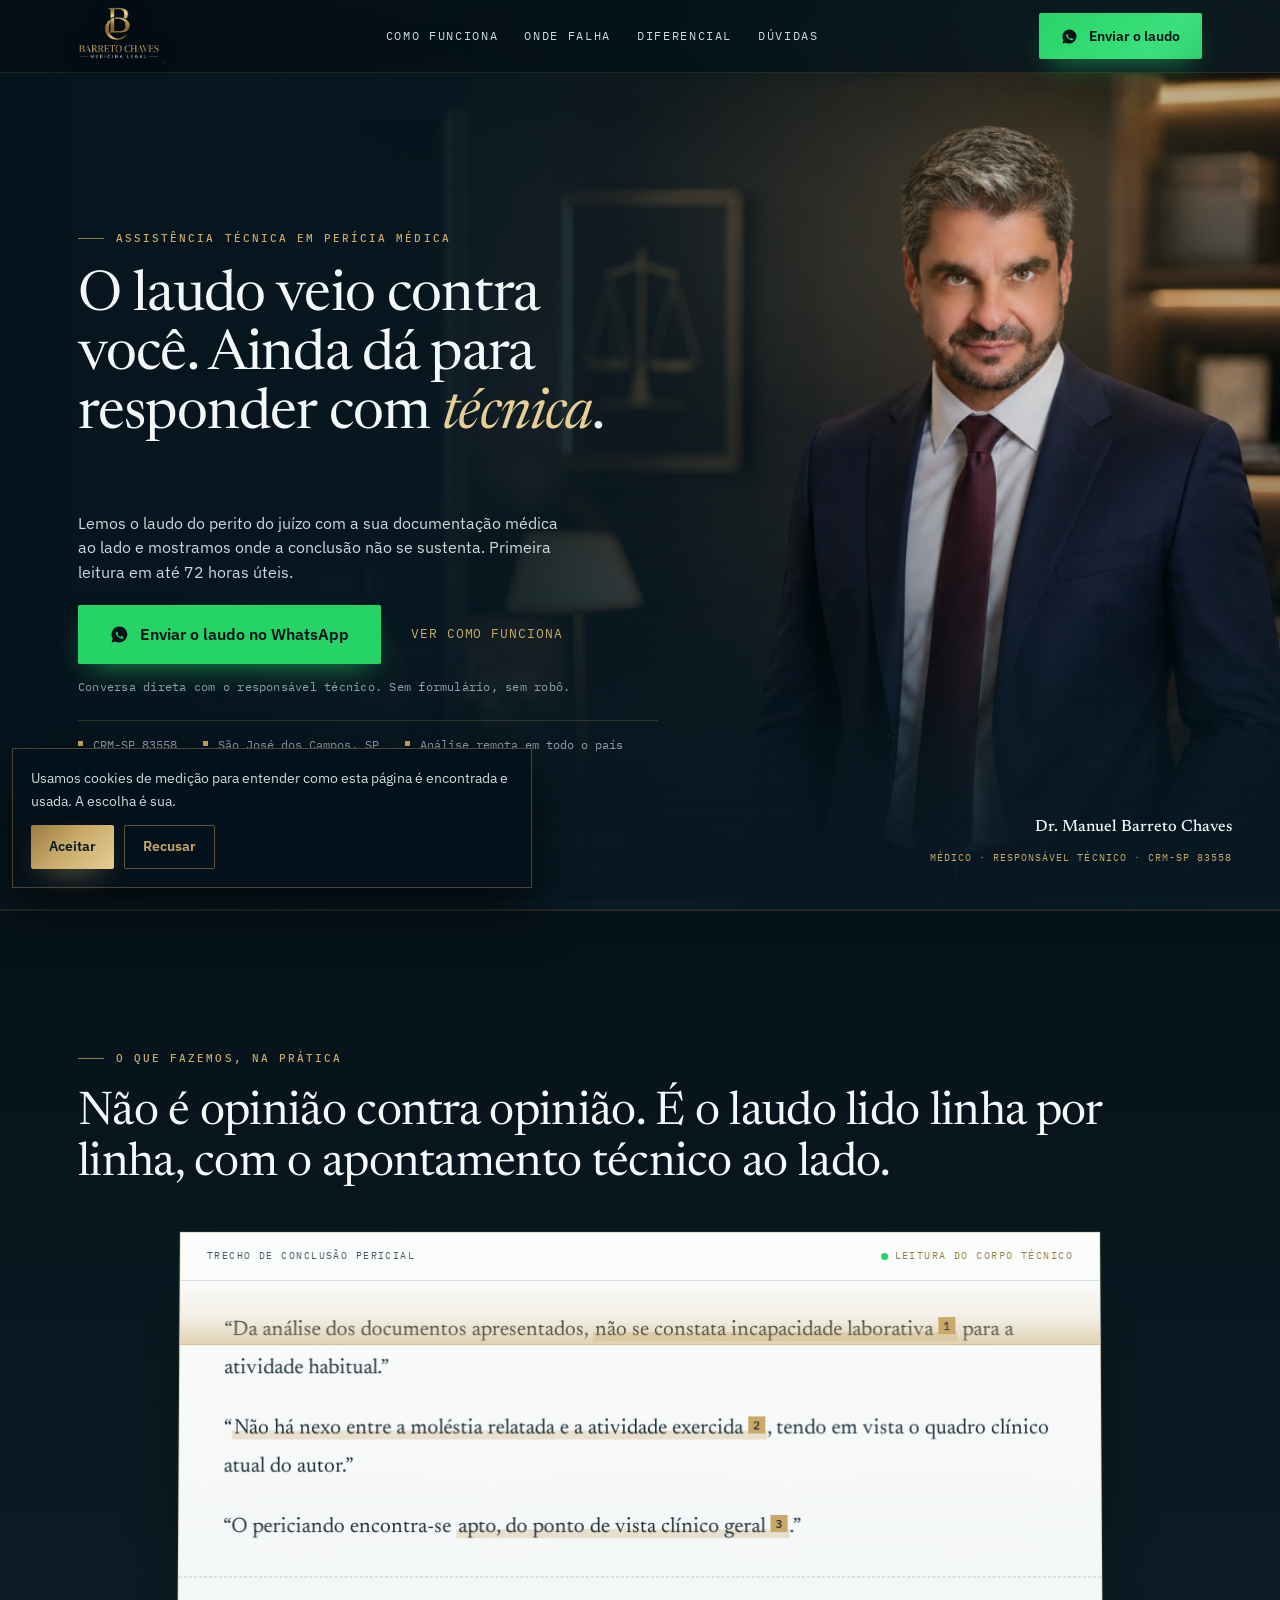
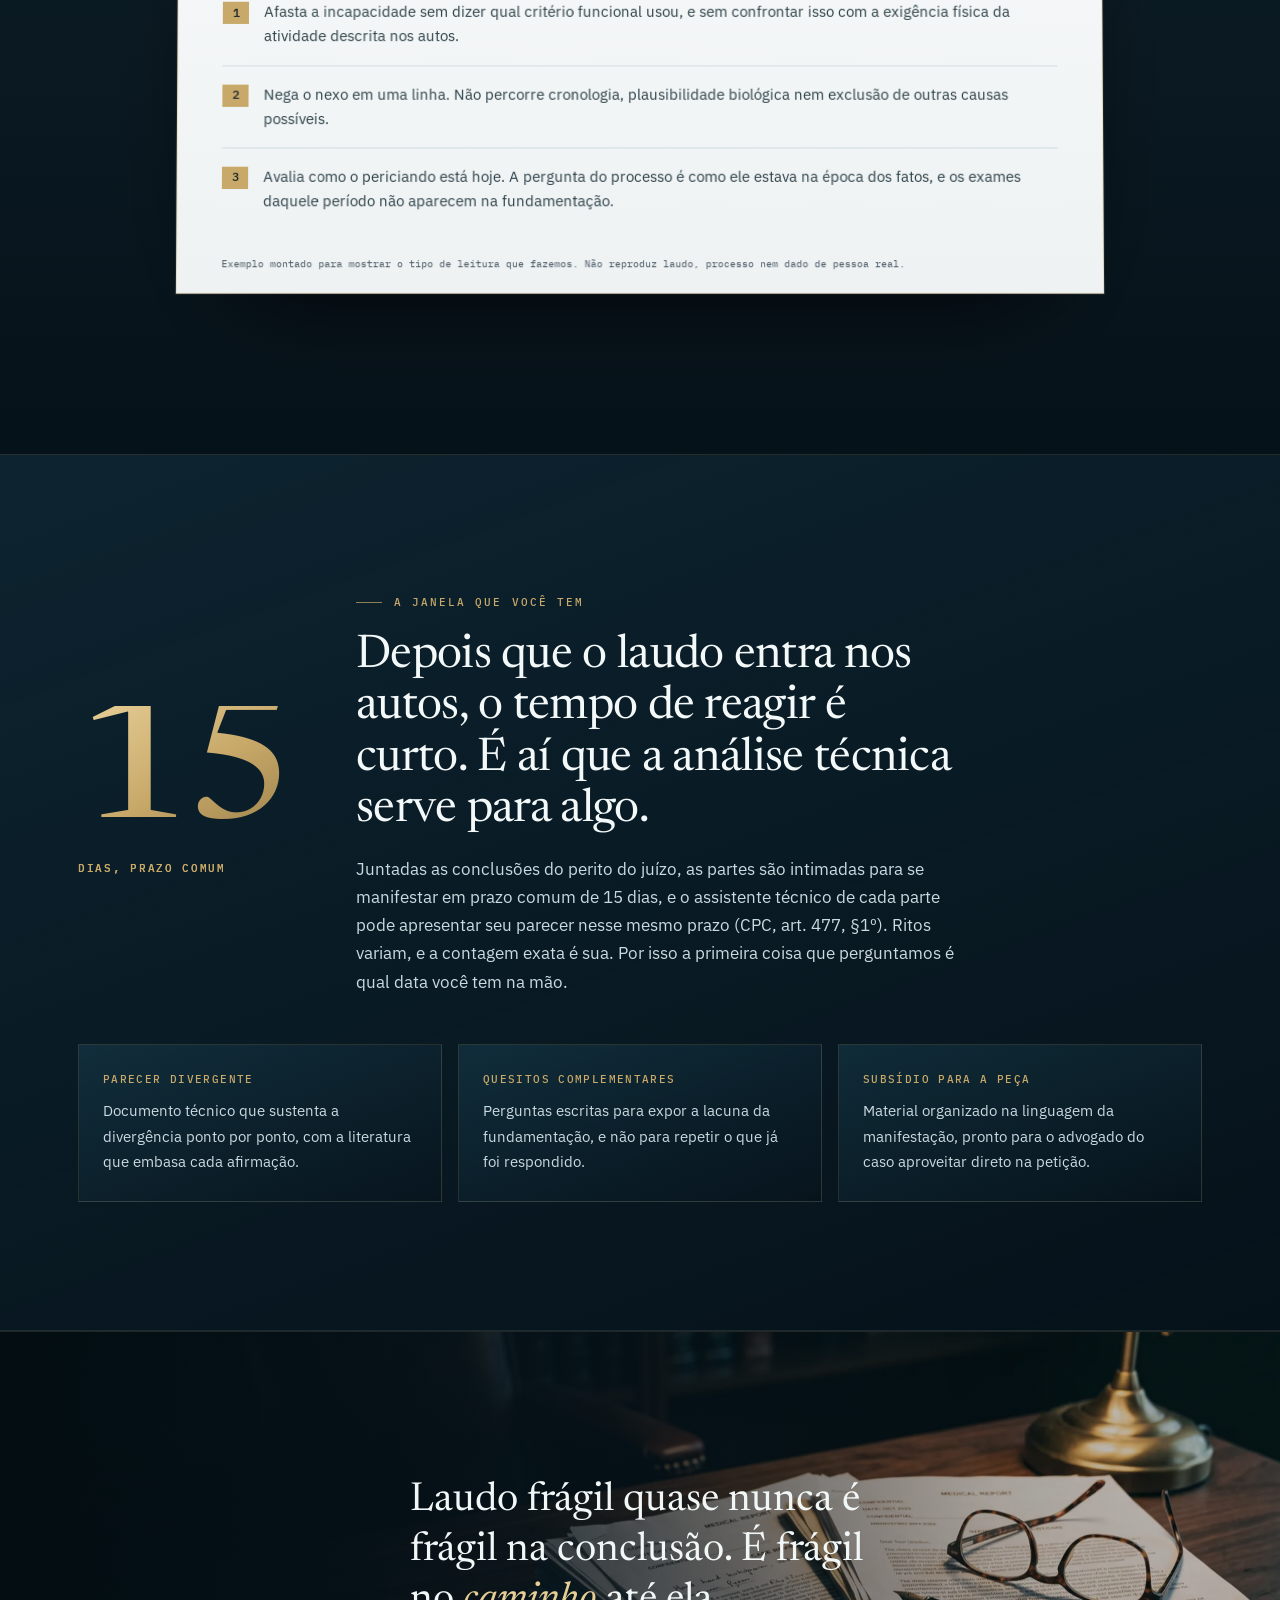
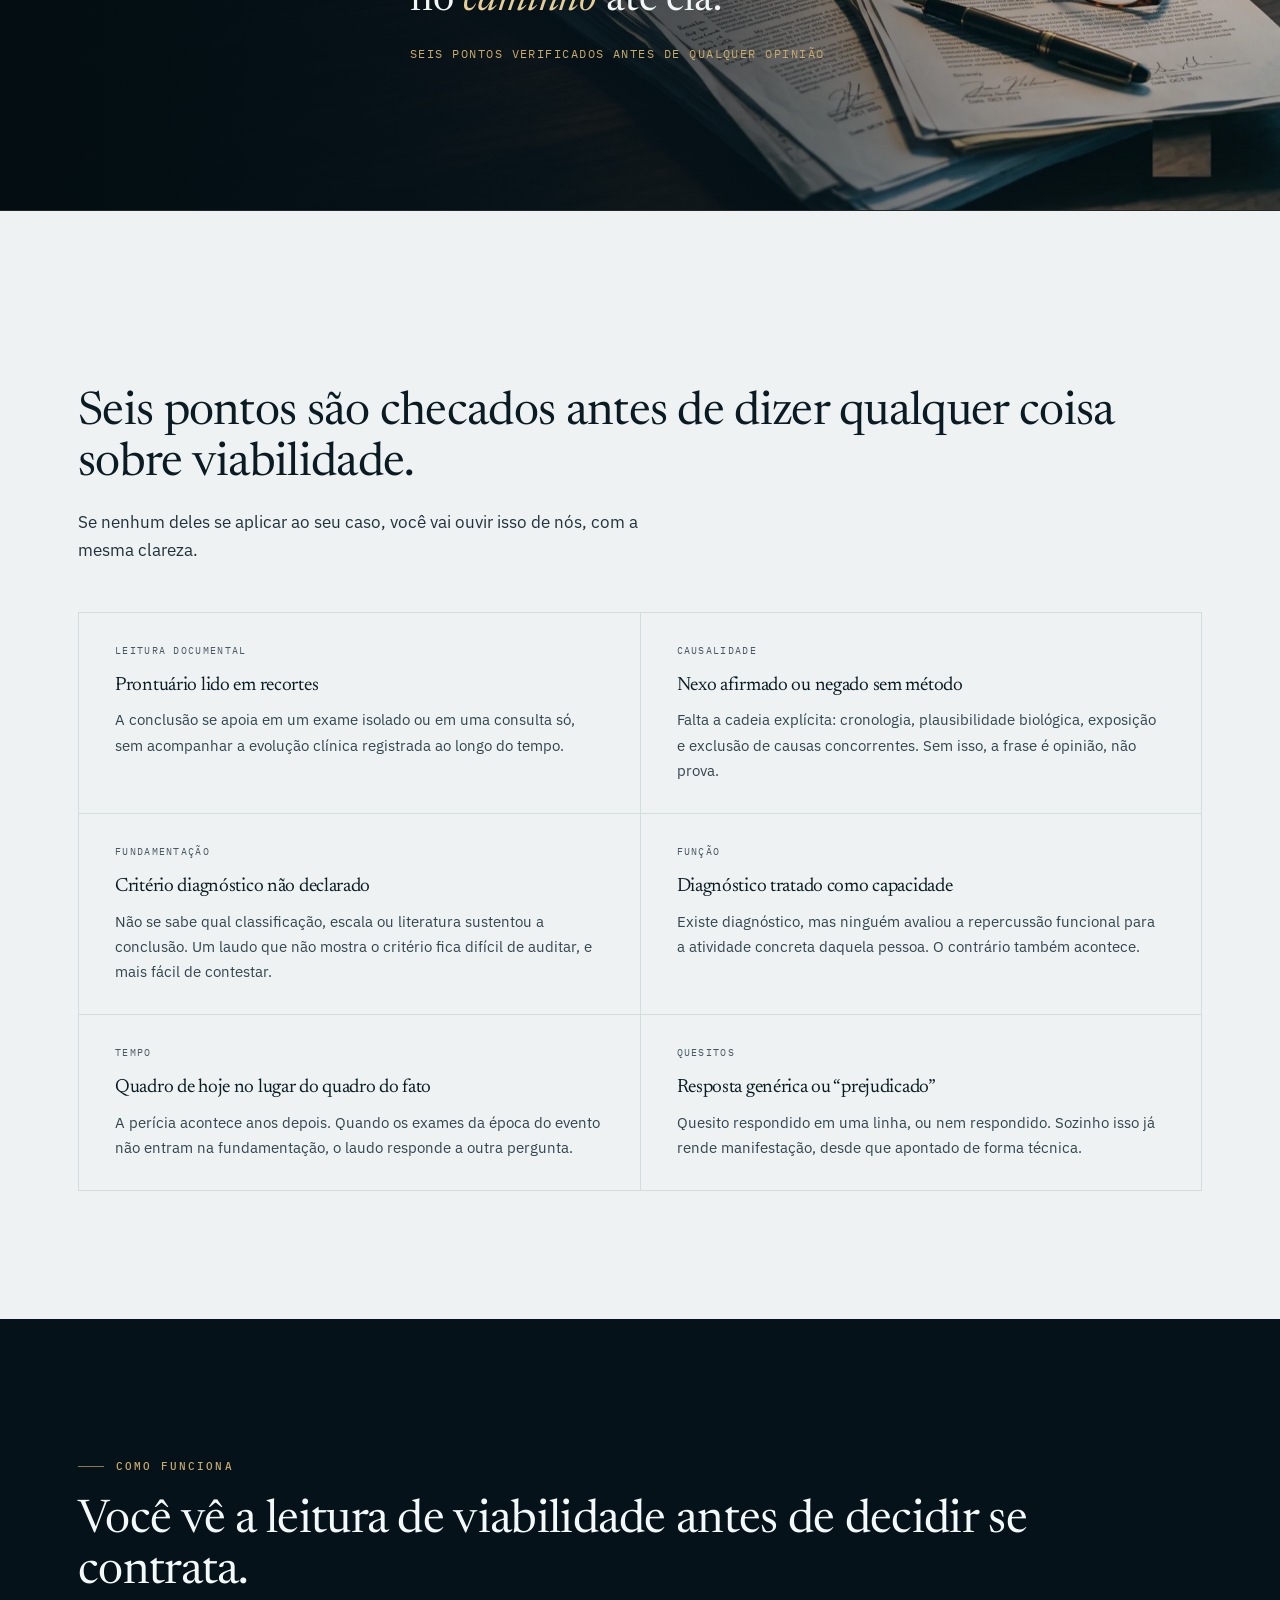
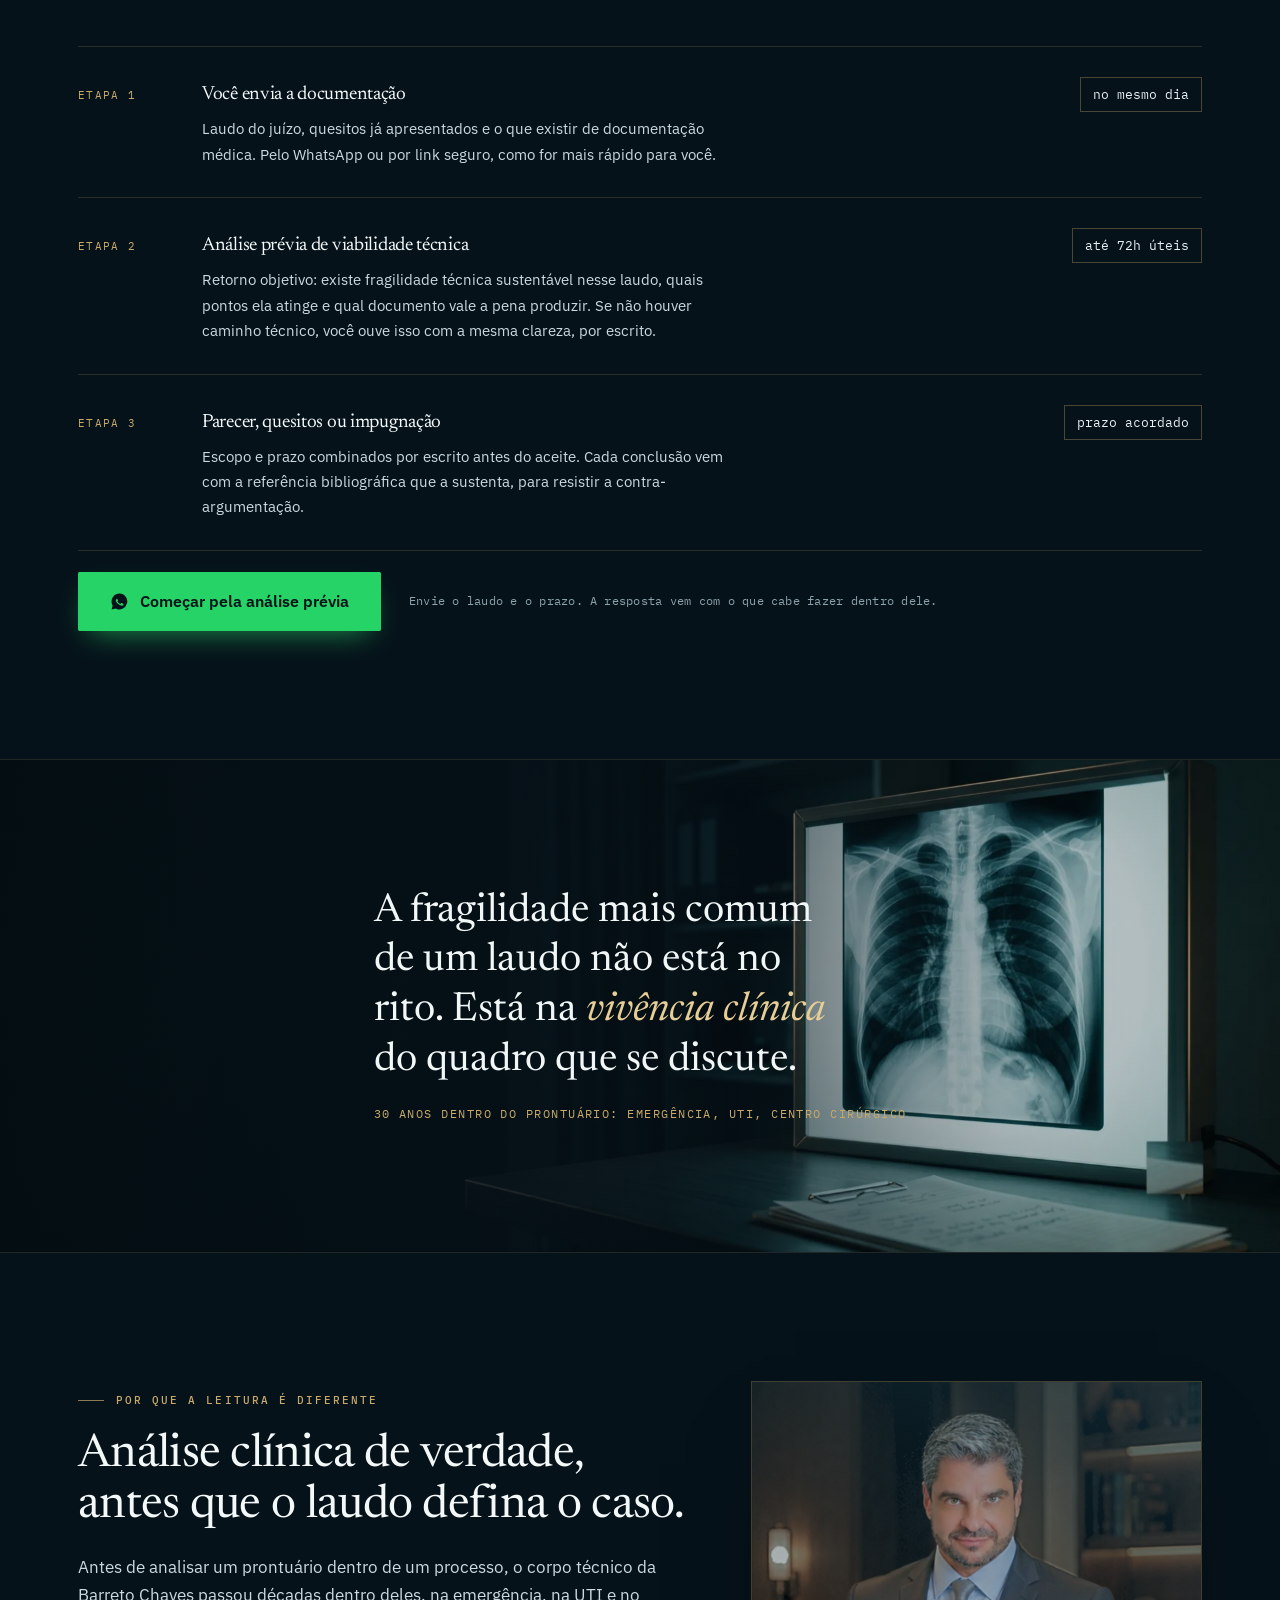
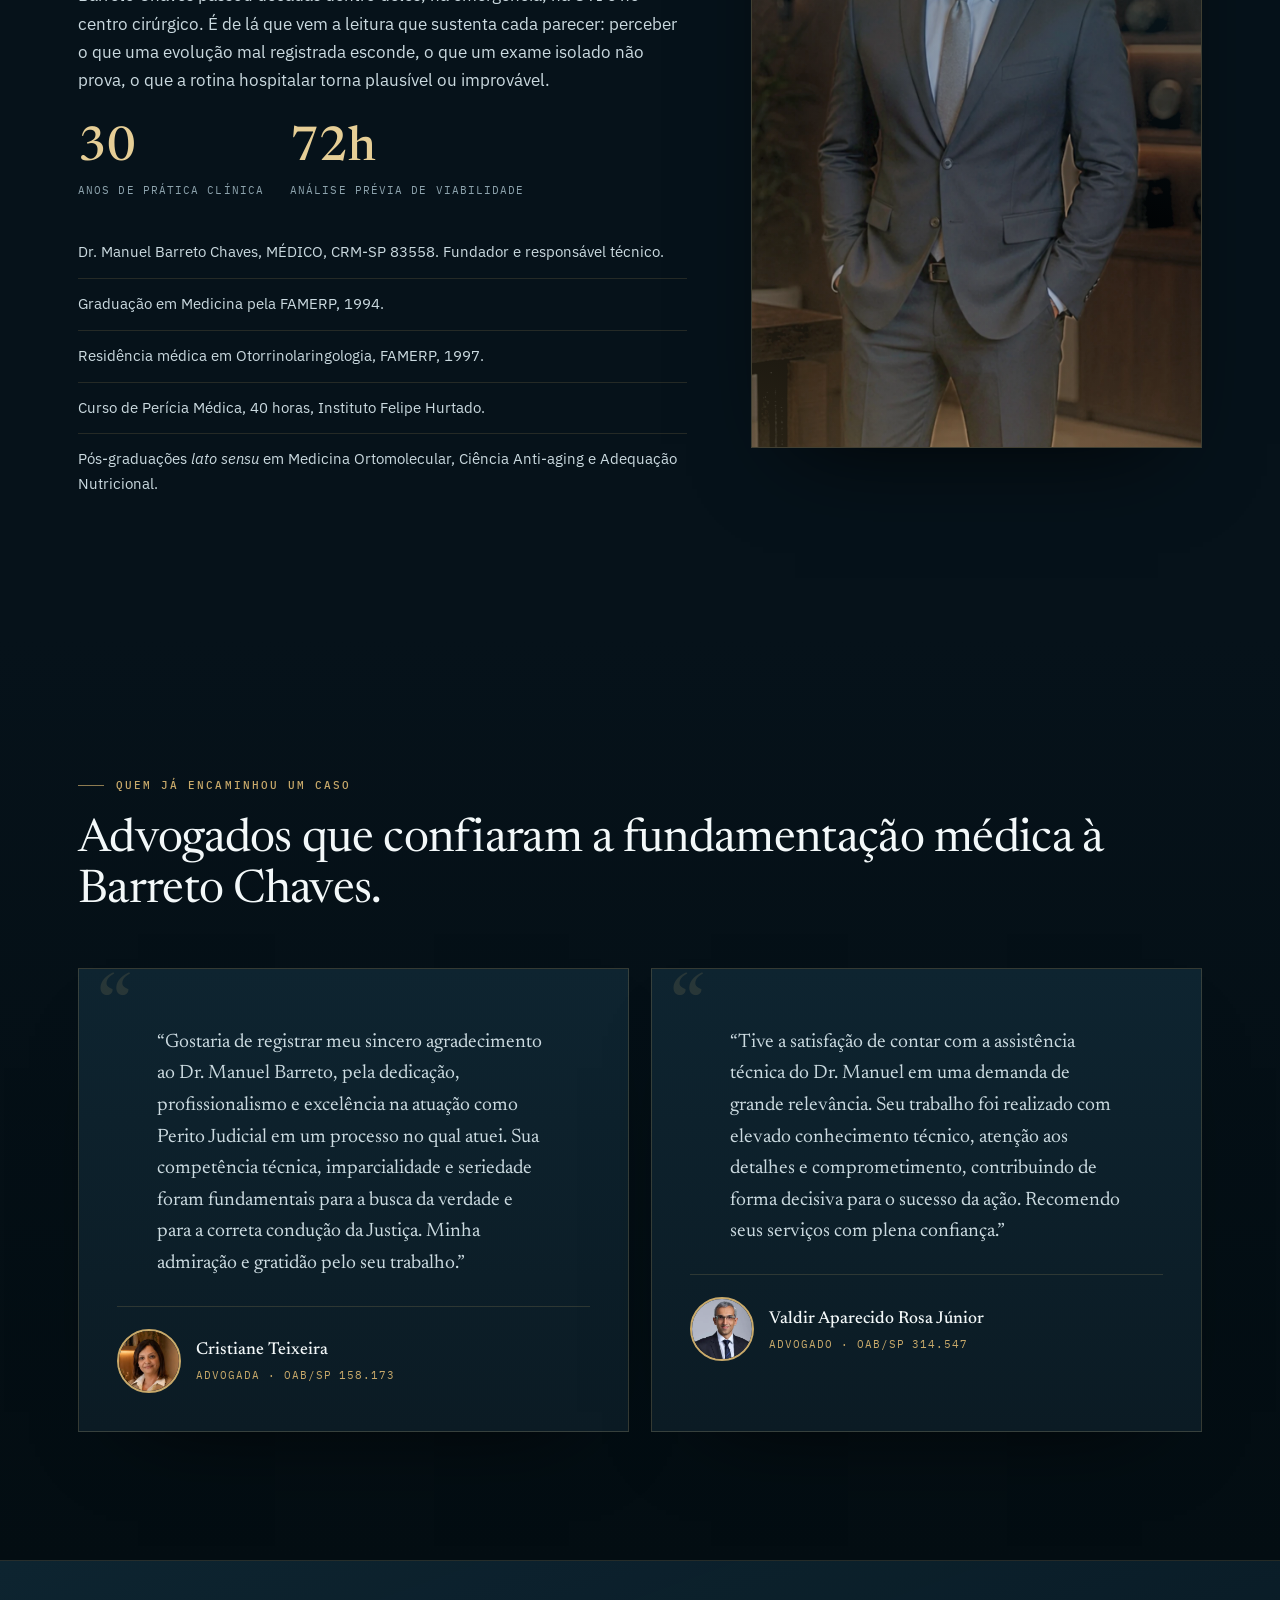
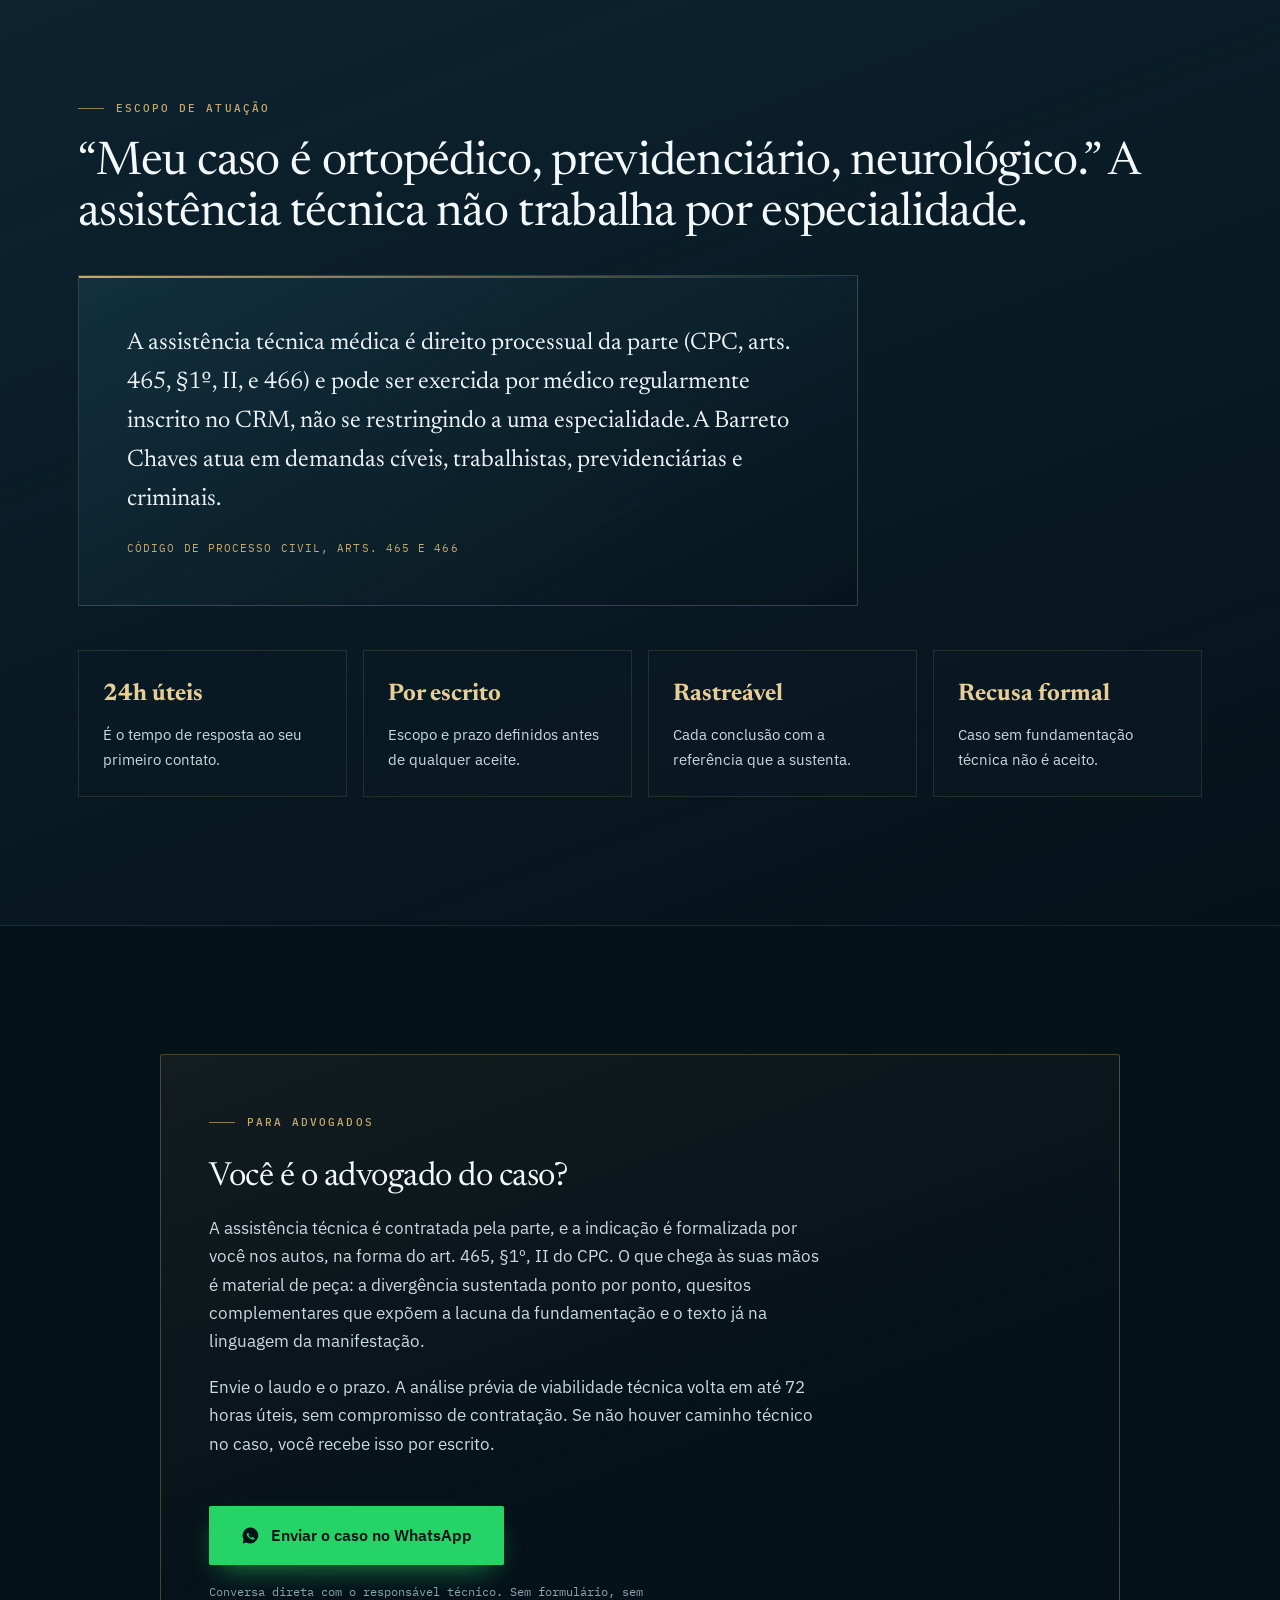
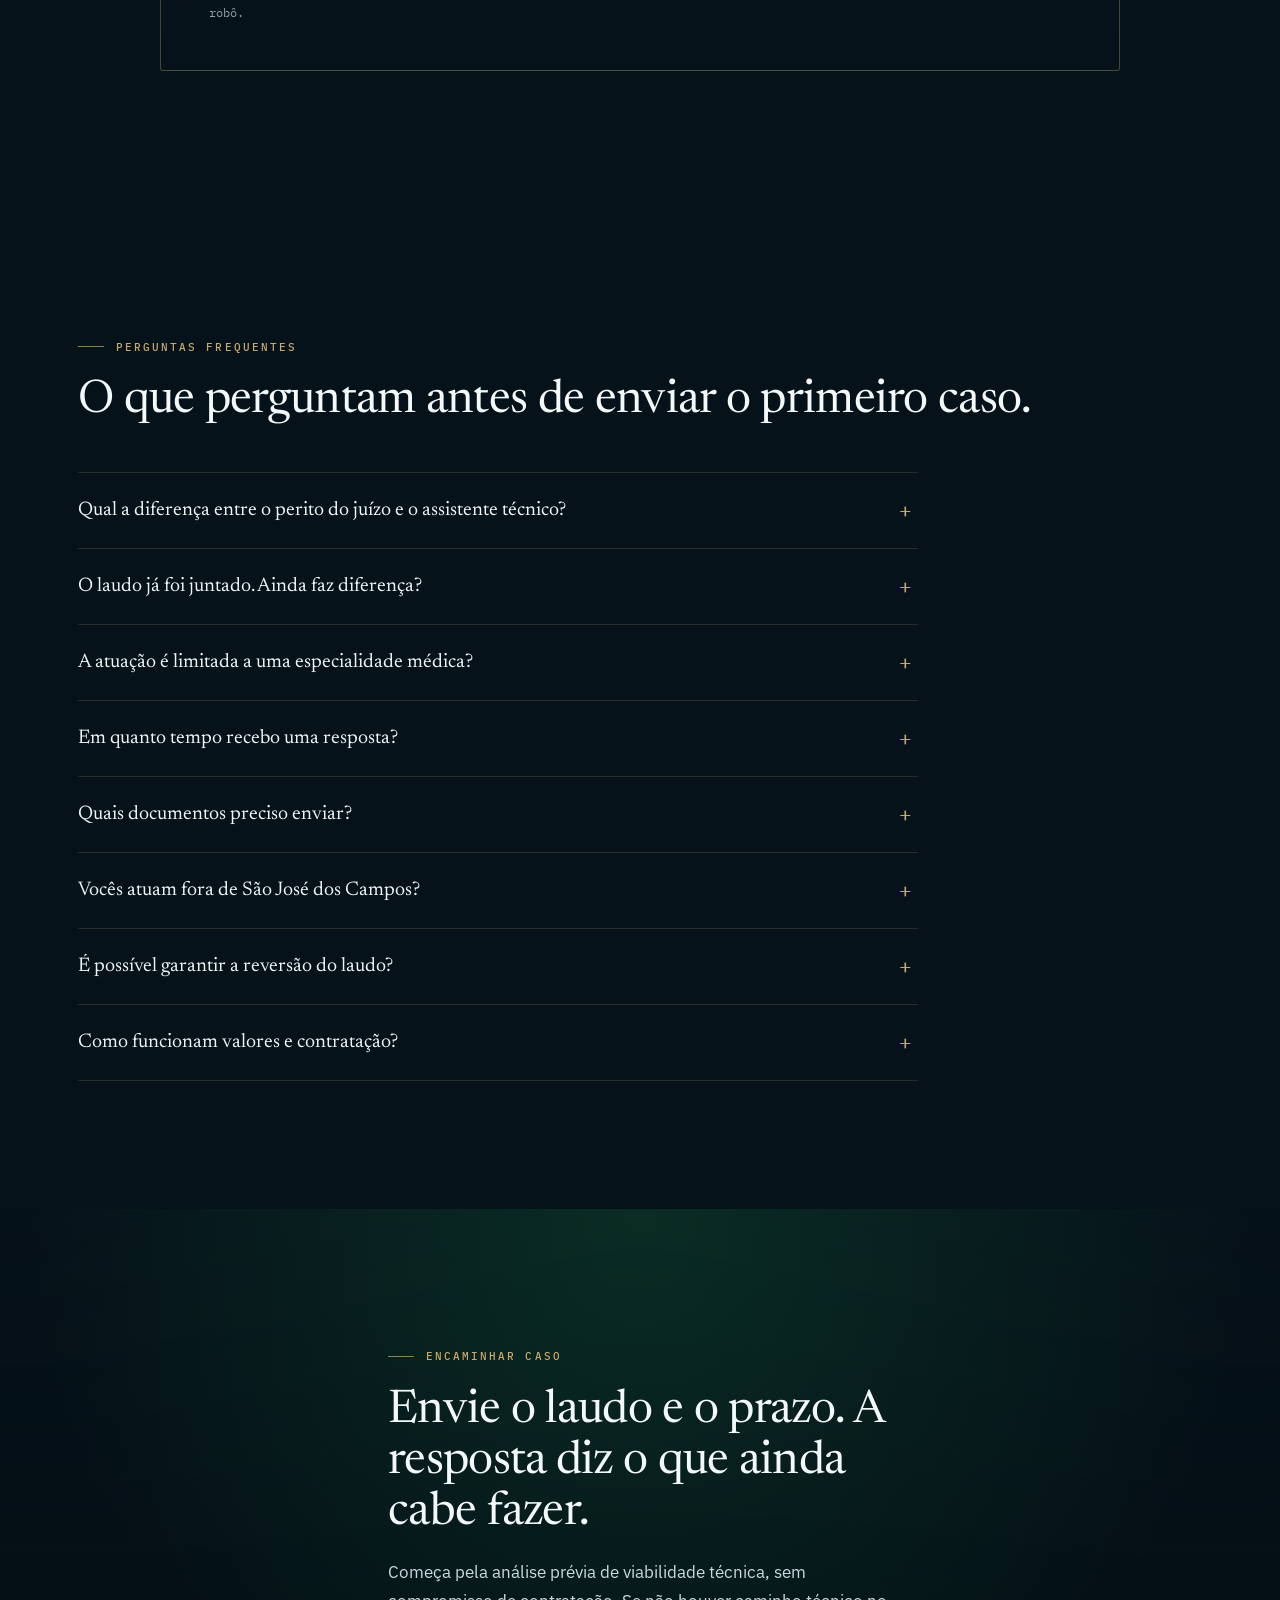
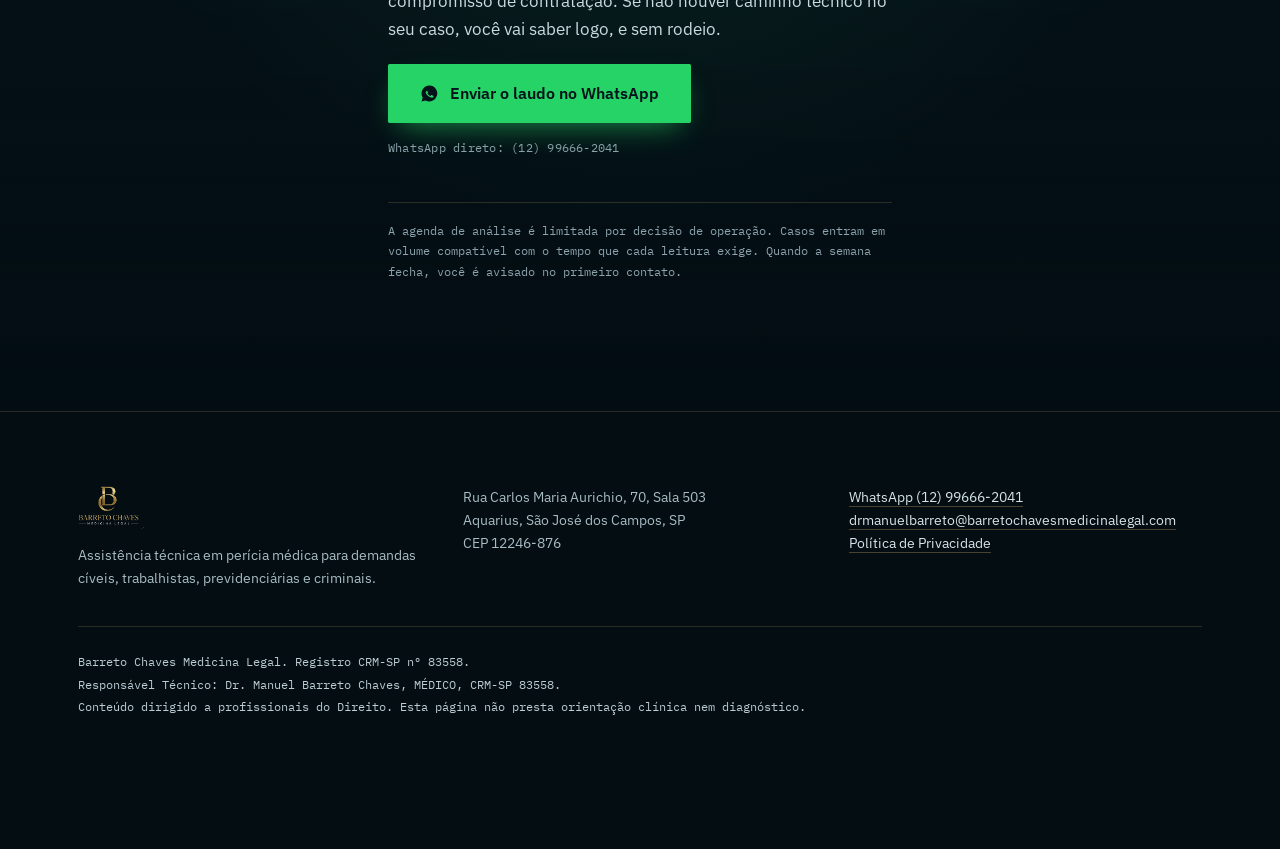
<file: index.html>
<!DOCTYPE html>
<html lang="pt-BR">
<head>
<meta charset="utf-8">
<meta name="viewport" content="width=device-width, initial-scale=1">
<title>Impugnação de laudo pericial médico | Assistência técnica em perícia médica</title>
<meta name="description" content="Análise crítica do laudo do perito do juízo, para quem está no processo e para advogados. Parecer técnico, quesitos e subsídios para impugnação. Retorno da análise prévia em até 72 horas úteis. CRM-SP 83558.">
<link rel="canonical" href="https://barretochavesmedicinalegal.com/impugnacao-de-laudo-pericial">
<meta name="robots" content="noindex, nofollow">
<meta property="og:type" content="website">
<meta property="og:locale" content="pt_BR">
<meta property="og:title" content="Impugnação de laudo pericial médico. Assistência técnica para advogados.">
<meta property="og:description" content="Lemos o laudo do juízo linha por linha e apontamos onde a conclusão não se sustenta. Análise prévia em até 72 horas úteis.">
<meta property="og:url" content="https://barretochavesmedicinalegal.com/impugnacao-de-laudo-pericial">
<meta name="theme-color" content="#06121A">

<!--
================================================================================
LP-01 v3 · Dossiê Forense · /impugnacao-de-laudo-pericial · Barreto Chaves Medicina Legal
Direção de arte: cinematográfica/forense. Foto real do RT em duotone. Documento
anotado como peça viva (linha de scan + notas que se desenham). Bandas entre seções.
Motion: vanilla JS (sem lib). prefers-reduced-motion desliga tudo. LCP = H1 texto.

SUBSTITUIR ANTES DE PUBLICAR (busque por "[["):
  [[ROTULO_CONVERSAO]]  rótulo de conversão do Google Ads (AW-18177286407/xxxx)
  [[GA4_ID]]            ID de medição GA4
  [[CRM_PJ]]            registro da PJ no CRM-SP (Res. CFM 2.336/2023, art. 5º)
================================================================================
-->

<script>
window.dataLayer = window.dataLayer || [];
function gtag(){dataLayer.push(arguments);}
gtag('consent','default',{
  ad_storage:'denied', ad_user_data:'denied', ad_personalization:'denied',
  analytics_storage:'denied', functionality_storage:'granted',
  security_storage:'granted', wait_for_update:500
});
gtag('set','url_passthrough', true);
gtag('set','ads_data_redaction', true);
</script>

<!-- Google Tag Manager -->
<script>(function(w,d,s,l,i){w[l]=w[l]||[];w[l].push({'gtm.start':
new Date().getTime(),event:'gtm.js'});var f=d.getElementsByTagName(s)[0],
j=d.createElement(s),dl=l!='dataLayer'?'&l='+l:'';j.async=true;j.src=
'https://www.googletagmanager.com/gtm.js?id='+i+dl;f.parentNode.insertBefore(j,f);
})(window,document,'script','dataLayer','GTM-WVF89DW4');</script>
<!-- End Google Tag Manager -->
<!-- [PREVIEW] tracking desligado -->
<script>
/* preview */
/* preview: config Ads desligado */
/* preview: GA4 desligado */
</script>

<link rel="preconnect" href="https://fonts.googleapis.com">
<link rel="preconnect" href="https://fonts.gstatic.com" crossorigin>
<link href="https://fonts.googleapis.com/css2?family=Newsreader:ital,opsz,wght@0,6..72,400;0,6..72,500;0,6..72,600;1,6..72,400&family=IBM+Plex+Sans:wght@400;500;600&family=IBM+Plex+Mono:wght@400;500&display=swap" rel="stylesheet">

<style>
/* ============================================================
   1. TOKENS
   ============================================================ */
:root{
  --abyss:#030D12;
  --deep:#06121A;
  --ink:#0B1B24;
  --ink-2:#0E2430;
  --ink-3:#143646;
  --ink-4:#1C4A5E;

  --paper:#EEF2F3;
  --paper-2:#F8FAFA;
  --line:#D3DDE0;
  --line-2:#BFCACE;

  --text-d:#CBDAE0;
  --text-d-soft:#8DA3AD;
  --text-l:#22323C;
  --muted:#4A5965;

  --mark:#C8A96A;
  --mark-2:#E6CE96;
  --mark-deep:#9A7C42;
  --mark-wash:rgba(200,169,106,.30);

  --wa:#25D366;
  --wa-deep:#12A150;

  --f-display:"Newsreader",Georgia,"Times New Roman",serif;
  --f-body:"IBM Plex Sans",system-ui,-apple-system,Segoe UI,sans-serif;
  --f-data:"IBM Plex Mono",ui-monospace,SFMono-Regular,Menlo,monospace;

  --measure:60ch;
  --gut:clamp(20px,5vw,48px);
  --ease:cubic-bezier(.22,.68,.24,1);
  --maxw:1220px;
}
*,*::before,*::after{box-sizing:border-box}
html{-webkit-text-size-adjust:100%;scroll-behavior:smooth}
body{
  margin:0;background:var(--deep);color:var(--text-d);
  font-family:var(--f-body);font-size:17px;line-height:1.66;
  -webkit-font-smoothing:antialiased;overflow-x:hidden
}
img{max-width:100%;height:auto;display:block}
a{color:inherit}
h1,h2,h3{font-family:var(--f-display);font-weight:400;letter-spacing:-.015em;margin:0;color:#F3F8F9}
h1{font-size:clamp(1.95rem,4.5vw,3.5rem);line-height:1.06}
h2{font-size:clamp(1.7rem,3.8vw,2.9rem);line-height:1.1}
h3{font-size:1.2rem;line-height:1.3}
p{margin:0 0 1.05em}
p:last-child{margin-bottom:0}
strong{font-weight:600;color:#EAF1F3}
em{font-style:italic}

.skip{position:absolute;left:-9999px}
.skip:focus{left:12px;top:12px;z-index:99;background:var(--wa);color:#04121A;padding:12px 16px;font-weight:600}
:focus-visible{outline:2px solid var(--wa);outline-offset:3px}
.wrap{max-width:var(--maxw);margin:0 auto;padding:0 var(--gut);position:relative}
.meas{max-width:var(--measure)}
.tag{
  font-family:var(--f-data);font-size:.71rem;font-weight:500;letter-spacing:.18em;
  text-transform:uppercase;color:var(--mark);margin:0 0 1.25rem;display:inline-flex;align-items:center;gap:12px
}
.tag::before{content:"";width:26px;height:1px;background:var(--mark);opacity:.7}

/* ============================================================
   2. FUNDO CINEMÁTICO — luz que respira + grão
   ============================================================ */
.aura{position:fixed;inset:0;z-index:-2;pointer-events:none;background:
  radial-gradient(120% 82% at 82% -8%, rgba(28,74,94,.55) 0%, transparent 56%),
  radial-gradient(70% 60% at 96% 4%, rgba(200,169,106,.14) 0%, transparent 52%),
  radial-gradient(100% 92% at 20% 108%, rgba(20,54,70,.42) 0%, transparent 60%),
  var(--deep)}
.aura::after{
  content:"";position:absolute;inset:-20%;
  background:radial-gradient(42% 42% at 72% 30%, rgba(200,169,106,.12), transparent 60%),
             radial-gradient(40% 40% at 28% 70%, rgba(28,74,94,.42), transparent 65%);
  animation:drift 28s var(--ease) infinite alternate
}
@keyframes drift{0%{transform:translate3d(0,0,0) scale(1)}100%{transform:translate3d(4%,-3%,0) scale(1.14)}}
.grain{position:fixed;inset:0;z-index:-1;pointer-events:none;opacity:.05;
  background-image:radial-gradient(#ffffff 1px, transparent 1px);background-size:3px 3px}

/* ============================================================
   3. BOTÕES
   ============================================================ */
.btn{
  position:relative;display:inline-flex;align-items:center;gap:11px;isolation:isolate;
  font-family:var(--f-body);font-size:1.02rem;font-weight:600;line-height:1;
  padding:20px 32px;min-height:58px;text-decoration:none;border:0;cursor:pointer;
  color:#04121A;background:linear-gradient(135deg,var(--wa) 0%,#3BE07C 45%,var(--wa-deep) 100%);
  background-size:180% 180%;background-position:0% 50%;border-radius:2px;
  box-shadow:0 12px 30px -12px rgba(37,211,102,.7);
  transition:transform .22s var(--ease), box-shadow .22s var(--ease), background-position .5s var(--ease);
  overflow:hidden
}
.btn:hover{transform:translateY(-2px);background-position:100% 50%;box-shadow:0 18px 40px -12px rgba(37,211,102,.9)}
.btn:active{transform:translateY(0)}
.btn::after{content:"";position:absolute;inset:0;z-index:-1;
  background:linear-gradient(105deg,transparent 30%,rgba(255,255,255,.55) 50%,transparent 70%);
  transform:translateX(-120%);transition:transform .7s var(--ease)}
.btn:hover::after{transform:translateX(120%)}
.btn-pulse::before{content:"";position:absolute;inset:0;z-index:-2;background:var(--wa);border-radius:2px;
  animation:pulse 2.8s ease-out infinite}
@keyframes pulse{0%{opacity:.5;transform:scale(1)}70%{opacity:0;transform:scale(1.16)}100%{opacity:0;transform:scale(1.16)}}
.btn-line{display:inline-flex;align-items:center;gap:9px;min-height:48px;
  font-family:var(--f-data);font-size:.82rem;letter-spacing:.07em;text-transform:uppercase;
  color:var(--mark);text-decoration:none;padding:12px 2px;position:relative}
.btn-line::after{content:"";position:absolute;left:2px;right:100%;bottom:8px;height:1px;background:var(--mark);transition:right .4s var(--ease)}
.btn-line:hover::after{right:2px}
.cta-row{margin-top:1.3rem;display:flex;flex-wrap:wrap;gap:16px 28px;align-items:center}
.cta-note{font-family:var(--f-data);font-size:.75rem;line-height:1.5;color:var(--text-d-soft);letter-spacing:.02em}

/* ============================================================
   4. SEÇÕES / RITMO
   ============================================================ */
section{padding:clamp(74px,10vw,150px) 0;position:relative}
#hero{padding-top:clamp(30px,5vw,56px);padding-bottom:clamp(50px,7vw,90px)}
.band-line{border-top:1px solid rgba(200,169,106,.16)}
.paper{background:var(--paper);color:var(--text-l)}
.paper h1,.paper h2,.paper h3{color:var(--ink)}
.paper .tag{color:var(--muted)}.paper .tag::before{background:var(--muted)}
.paper strong{color:var(--ink)}
.glass{background:linear-gradient(160deg, rgba(20,54,70,.5) 0%, rgba(6,18,26,.2) 100%);
  border-top:1px solid rgba(200,169,106,.16);border-bottom:1px solid rgba(200,169,106,.08)}

/* filete ECG entre seções */
.trace{display:block;width:100%;height:38px;opacity:.5}
.trace path{fill:none;stroke:var(--mark);stroke-width:1.2;stroke-linejoin:round;
  stroke-dasharray:1400;stroke-dashoffset:1400;animation:draw 7s linear infinite}
@keyframes draw{0%{stroke-dashoffset:1400}60%,100%{stroke-dashoffset:-1400}}

/* revelação no scroll */
.rv{opacity:0;transform:translateY(22px);transition:opacity .8s var(--ease), transform .8s var(--ease)}
.rv.in{opacity:1;transform:none}
.rv.d1{transition-delay:.1s}.rv.d2{transition-delay:.2s}.rv.d3{transition-delay:.3s}.rv.d4{transition-delay:.4s}

/* ============================================================
   5. TOPBAR
   ============================================================ */
.top{position:sticky;top:0;z-index:40;background:rgba(3,13,18,.72);backdrop-filter:blur(12px);
  border-bottom:1px solid rgba(200,169,106,.14);transition:background .3s var(--ease)}
.top.solid{background:rgba(3,13,18,.94)}
.top-in{display:flex;align-items:center;justify-content:space-between;gap:16px;min-height:72px}
.brand{display:flex;align-items:center;gap:13px;text-decoration:none}
.brand img{height:58px;width:auto;filter:drop-shadow(0 2px 10px rgba(0,0,0,.4))}
.brand .bt{font-family:var(--f-display);font-size:1.12rem;color:#F3F8F9;line-height:1.1}
.brand .bt span{display:block;font-family:var(--f-data);font-size:.58rem;letter-spacing:.24em;text-transform:uppercase;color:var(--mark)}
.top .btn{padding:13px 22px;font-size:.88rem;min-height:46px}
@media (max-width:680px){.brand img{height:50px}}
.nav{display:flex;gap:26px;margin:0 auto}
.nav a{font-family:var(--f-data);font-size:.74rem;letter-spacing:.14em;text-transform:uppercase;color:var(--text-d);text-decoration:none;transition:color .2s var(--ease);white-space:nowrap}
.nav a:hover{color:var(--mark)}
.nav-toggle{display:none;flex-direction:column;justify-content:center;gap:5px;width:46px;height:46px;border:1px solid rgba(200,169,106,.3);border-radius:8px;background:transparent;cursor:pointer;flex:none}
.nav-toggle span{display:block;width:20px;height:2px;background:var(--mark);margin:0 auto;transition:.2s var(--ease)}
.nav-toggle[aria-expanded="true"] span:nth-child(1){transform:translateY(7px) rotate(45deg)}
.nav-toggle[aria-expanded="true"] span:nth-child(2){opacity:0}
.nav-toggle[aria-expanded="true"] span:nth-child(3){transform:translateY(-7px) rotate(-45deg)}
.mobile-menu{display:none}
.mobile-menu[hidden]{display:none}
@media (max-width:900px){
  .nav{display:none}
  .top .top-btn{display:none}
  .nav-toggle{display:flex}
  .mobile-menu:not([hidden]){display:flex;flex-direction:column;gap:2px;padding:8px 20px 18px;background:rgba(3,13,18,.98);border-top:1px solid rgba(200,169,106,.14)}
  .mobile-menu a{padding:14px 4px;color:var(--text-d);text-decoration:none;font-family:var(--f-data);font-size:.8rem;letter-spacing:.12em;text-transform:uppercase;border-bottom:1px solid rgba(255,255,255,.06)}
  .mobile-menu a.btn{display:flex;justify-content:center;margin-top:12px;border-bottom:0;text-transform:none;letter-spacing:normal}
}

/* ============================================================
   6. HERO
   ============================================================ */
#hero{position:relative;min-height:min(93vh,900px);display:flex;align-items:center;overflow:hidden;background:var(--deep);
  padding-top:clamp(96px,13vh,160px);padding-bottom:clamp(56px,8vw,96px);border-bottom:1px solid rgba(200,169,106,.14)}
.hero-bg{position:absolute;inset:0;width:100%;z-index:0}
.hero-bg picture{display:contents}
.hero-bg img{width:100%;height:100%;object-fit:cover;object-position:50% 32%;
  filter:contrast(1.03) saturate(1.03);transform:scale(1.02);
  animation:heroZoom 22s var(--ease) infinite alternate}
@keyframes heroZoom{0%{transform:scale(1.02)}100%{transform:scale(1.07)}}
/* legibilidade: escurece a esquerda pro texto sem tocar no retrato (imagem já vem tratada) */
.hero-bg .duo{position:absolute;inset:0;pointer-events:none;
  background:linear-gradient(90deg,rgba(6,18,26,.58) 0%,rgba(6,18,26,.30) 30%,rgba(6,18,26,0) 56%)}
.hero-bg .veil{position:absolute;inset:0;pointer-events:none;
  background:radial-gradient(52% 56% at 80% 15%, rgba(200,169,106,.2), transparent 60%)}
.hero-bg .sweep{position:absolute;inset:0;overflow:hidden;pointer-events:none;z-index:1}
.hero-bg .sweep::before{content:"";position:absolute;top:-20%;left:-45%;width:34%;height:150%;
  background:linear-gradient(105deg,transparent,rgba(230,206,150,.2),transparent);
  transform:skewX(-14deg);animation:sweep 7.5s var(--ease) infinite}
@keyframes sweep{0%{left:-45%}55%,100%{left:125%}}
.hero-in{position:relative;z-index:2;width:100%}
.hero-copy{max-width:580px}
.hero-copy h1 .glow{color:var(--mark-2);font-style:italic}
.hero-sub{font-size:1.02rem;color:var(--text-d);max-width:48ch;margin-top:.85rem;line-height:1.5}
/* batimento cardíaco (ECG) */
.ecg{display:block;width:100%;max-width:340px;height:40px;margin:.7rem 0 .15rem;overflow:visible}
.ecg path{fill:none;stroke:var(--mark);stroke-width:2;stroke-linecap:round;stroke-linejoin:round;
  filter:drop-shadow(0 0 7px rgba(200,169,106,.55));
  stroke-dasharray:640;stroke-dashoffset:640;animation:ecg 3.6s linear infinite}
@keyframes ecg{0%{stroke-dashoffset:640}72%,100%{stroke-dashoffset:-640}}
.hero-id{position:absolute;right:var(--gut);bottom:clamp(22px,4vw,40px);z-index:2;text-align:right}
.hero-id b{display:block;font-family:var(--f-display);font-size:1.02rem;color:#F3F8F9;font-weight:500}
.hero-id span{font-family:var(--f-data);font-size:.64rem;letter-spacing:.1em;text-transform:uppercase;color:var(--mark)}
.proof{margin:1.5rem 0 0;padding:14px 0 0;border-top:1px solid rgba(200,169,106,.2);
  list-style:none;display:flex;flex-wrap:wrap;gap:10px 26px;
  font-family:var(--f-data);font-size:.74rem;color:var(--text-d-soft)}
.proof li{position:relative;padding-left:15px}
.proof li::before{content:"";position:absolute;left:0;top:.5em;width:5px;height:5px;background:var(--mark)}
@media (max-width:900px){
  #hero{min-height:auto;display:block;position:relative;padding-top:0;padding-bottom:clamp(40px,7vw,60px);background:var(--deep)}
  .hero-bg{position:relative;top:auto;bottom:auto;right:auto;left:auto;width:100%;height:42vh;min-height:260px;max-height:400px;
    -webkit-mask-image:none;mask-image:none}
  .hero-copy .ecg{display:none}
  .hero-sub{font-size:.98rem;margin-top:.7rem}
  .cta-row{margin-top:1.1rem}
  .proof{margin-top:1.1rem}
  .hero-bg img{object-position:50% 8%;filter:none;animation:none;transform:none}
  .hero-bg .veil{background:
    linear-gradient(180deg,rgba(6,18,26,0) 18%,rgba(6,18,26,.42) 50%,rgba(6,18,26,.9) 80%,var(--deep) 100%),
    radial-gradient(60% 50% at 78% 12%, rgba(200,169,106,.16), transparent 60%)}
  .hero-in{max-width:100%;position:relative;z-index:2;margin-top:clamp(-160px,-26vw,-110px);padding-top:0}
  .hero-id{position:static;text-align:left;margin-top:14px}
}

/* ============================================================
   7. DOCUMENTO ANOTADO (assinatura)
   ============================================================ */
.reading{background:linear-gradient(180deg,var(--deep),var(--ink) 60%,var(--deep))}
.doc-lead{max-width:56ch}
.doc{position:relative;margin:3rem auto 0;max-width:920px;
  background:linear-gradient(180deg,#FBFCFC 0%,#EEF2F3 100%);color:var(--text-l);
  border:1px solid rgba(200,169,106,.3);
  box-shadow:0 50px 110px -50px rgba(0,0,0,.85), 0 0 0 1px rgba(200,169,106,.12);
  transform:perspective(1800px) rotateX(1.4deg);transform-origin:top center}
.doc-head{display:flex;justify-content:space-between;gap:12px;flex-wrap:wrap;padding:15px 26px;
  border-bottom:1px solid var(--line);font-family:var(--f-data);font-size:.64rem;
  letter-spacing:.14em;text-transform:uppercase;color:var(--muted)}
.doc-head .live{display:inline-flex;align-items:center;gap:7px;color:var(--mark-deep)}
.doc-head .live::before{content:"";width:7px;height:7px;border-radius:50%;background:var(--wa);box-shadow:0 0 0 0 rgba(37,211,102,.5);animation:blink 2s ease-out infinite}
@keyframes blink{0%{box-shadow:0 0 0 0 rgba(37,211,102,.5)}70%{box-shadow:0 0 0 7px rgba(37,211,102,0)}100%{box-shadow:0 0 0 0 rgba(37,211,102,0)}}
.doc-body{padding:30px clamp(22px,4vw,44px) 12px;margin:0;position:relative}
.doc-body p{font-family:var(--f-display);font-size:clamp(1.05rem,2.1vw,1.32rem);line-height:1.8;color:#1B2E38}
.doc-body p+p{margin-top:1em}
mark{background:linear-gradient(to top,var(--mark-wash) 0 42%,transparent 42%);color:inherit;padding:0 2px;cursor:default;
  transition:background .3s var(--ease)}
mark:hover{background:linear-gradient(to top,rgba(200,169,106,.5) 0 92%,transparent 92%)}
mark sup{font-family:var(--f-data);font-size:.54em;font-weight:500;color:#101E26;
  background:var(--mark);padding:1px 5px;margin-left:5px;vertical-align:.4em}
/* linha de scan que percorre o documento */
.doc-body .scan{position:absolute;left:0;right:0;top:0;height:64px;pointer-events:none;opacity:0;
  background:linear-gradient(180deg,transparent,rgba(200,169,106,.16) 60%,rgba(200,169,106,.5));
  border-bottom:1px solid rgba(200,169,106,.7)}
.doc.in .doc-body .scan{opacity:1;animation:scan 4.4s var(--ease) 1}
@keyframes scan{0%{top:0}88%,100%{top:calc(100% - 64px)}}
.notes{list-style:none;margin:18px 0 0;padding:6px clamp(22px,4vw,44px) 26px;border-top:1px dashed var(--line-2)}
.notes li{display:grid;grid-template-columns:26px 1fr;gap:15px;padding:16px 0;font-size:.94rem;
  line-height:1.6;color:#2C4048;border-bottom:1px solid var(--line);
  opacity:0;transform:translateX(-10px);transition:opacity .6s var(--ease), transform .6s var(--ease)}
.notes li:last-child{border-bottom:0}
.doc.in .notes li{opacity:1;transform:none}
.doc.in .notes li:nth-child(1){transition-delay:2.6s}
.doc.in .notes li:nth-child(2){transition-delay:3s}
.doc.in .notes li:nth-child(3){transition-delay:3.4s}
.notes .n{font-family:var(--f-data);font-size:.72rem;font-weight:500;color:#101E26;background:var(--mark);
  height:22px;display:grid;place-items:center;margin-top:2px}
.doc-foot{padding:0 clamp(22px,4vw,44px) 20px;font-family:var(--f-data);font-size:.63rem;line-height:1.6;color:var(--muted)}

/* ============================================================
   8. BANDA FULL-BLEED (imagem/textura entre seções)
   ============================================================ */
.band{position:relative;min-height:clamp(300px,42vw,480px);display:flex;align-items:center;
  overflow:hidden;border-top:1px solid rgba(200,169,106,.14);border-bottom:1px solid rgba(200,169,106,.14)}
/* foto forense de fundo (documento / raio-x) */
.band .motif{position:absolute;inset:0;width:100%;height:100%;object-fit:cover;object-position:center right;z-index:0}
.band .veil{position:absolute;inset:0;z-index:1;background:linear-gradient(90deg,rgba(3,13,18,.95) 0%,rgba(6,18,26,.78) 40%,rgba(6,18,26,.32) 78%,rgba(6,18,26,.2) 100%)}
.band .wrap{position:relative;z-index:2}
.band .q{font-family:var(--f-display);font-size:clamp(1.5rem,3.4vw,2.5rem);line-height:1.24;
  color:#F1F6F7;max-width:20ch;margin:0}
.band .q em{color:var(--mark-2)}
.band .qa{margin-top:18px;font-family:var(--f-data);font-size:.76rem;letter-spacing:.12em;text-transform:uppercase;color:var(--mark)}

/* ============================================================
   9. PRAZO
   ============================================================ */
.deadline{display:grid;grid-template-columns:auto 1fr;gap:clamp(24px,5vw,60px);align-items:center}
@media (max-width:760px){.deadline{grid-template-columns:1fr}}
.clock{font-family:var(--f-display);font-size:clamp(5rem,15vw,11rem);line-height:.8;
  background:linear-gradient(150deg,var(--mark-2),var(--mark) 45%,#8E7440);
  -webkit-background-clip:text;background-clip:text;color:transparent;margin:0;font-weight:500}
.clock small{display:block;font-family:var(--f-data);font-size:.66rem;letter-spacing:.16em;
  text-transform:uppercase;color:var(--mark);margin-top:18px;-webkit-text-fill-color:var(--mark)}
.inside{list-style:none;padding:0;margin:3rem 0 0;display:grid;gap:16px}
@media (min-width:780px){.inside{grid-template-columns:repeat(3,1fr)}}
.inside li{padding:26px 24px;font-size:.96rem;position:relative;
  background:linear-gradient(160deg,rgba(28,74,94,.4),rgba(6,18,26,.5));
  border:1px solid rgba(200,169,106,.18);
  transition:transform .35s var(--ease), border-color .35s var(--ease), background .35s var(--ease)}
.inside li:hover{transform:translateY(-6px);border-color:rgba(200,169,106,.55);
  background:linear-gradient(160deg,rgba(28,74,94,.6),rgba(6,18,26,.45))}
.inside b{display:block;font-family:var(--f-data);font-size:.66rem;letter-spacing:.13em;
  text-transform:uppercase;color:var(--mark);font-weight:500;margin-bottom:10px}

/* ============================================================
   10. PONTOS DE FALHA (papel)
   ============================================================ */
.fails{list-style:none;padding:0;margin:3rem 0 0;display:grid;gap:0;
  border-top:1px solid var(--line);border-left:1px solid var(--line)}
@media (min-width:840px){.fails{grid-template-columns:1fr 1fr}}
.fails li{padding:30px clamp(22px,3vw,36px);position:relative;background:transparent;
  border-right:1px solid var(--line);border-bottom:1px solid var(--line);transition:background .3s var(--ease)}
.fails li::before{content:"";position:absolute;left:0;top:0;bottom:0;width:3px;
  background:linear-gradient(var(--mark),transparent);transform:scaleY(0);transform-origin:top;transition:transform .45s var(--ease)}
.fails li:hover{background:var(--paper-2)}
.fails li:hover::before{transform:scaleY(1)}
.fails .lbl{font-family:var(--f-data);font-size:.63rem;letter-spacing:.13em;text-transform:uppercase;color:var(--muted);display:block;margin-bottom:14px}
.fails h3{margin-bottom:.55rem}
.fails p{font-size:.95rem;color:#33454F;margin:0}

/* ============================================================
   11. PROCESSO
   ============================================================ */
.flow{list-style:none;padding:0;margin:3rem 0 0}
.flow li{display:grid;grid-template-columns:88px minmax(0,1fr) auto;gap:clamp(16px,3vw,36px);
  padding:30px 0;border-top:1px solid rgba(200,169,106,.18);align-items:baseline;transition:padding-left .3s var(--ease)}
.flow li:hover{padding-left:12px}
.flow li:last-child{border-bottom:1px solid rgba(200,169,106,.18)}
.flow .step{font-family:var(--f-data);font-size:.68rem;letter-spacing:.12em;text-transform:uppercase;color:var(--mark)}
.flow .when{font-family:var(--f-data);font-size:.8rem;color:#EAF1F3;white-space:nowrap;border:1px solid rgba(200,169,106,.35);padding:6px 12px}
.flow p{font-size:.96rem;color:var(--text-d);margin:.5rem 0 0;max-width:58ch}
@media (max-width:740px){.flow li{grid-template-columns:1fr;gap:6px}.flow .when{justify-self:start;margin-top:10px}}

/* ============================================================
   12. DIFERENCIAL CLÍNICO
   ============================================================ */
.split{display:grid;grid-template-columns:minmax(0,1fr) minmax(0,.74fr);gap:clamp(32px,5vw,70px);align-items:start}
@media (max-width:920px){.split{grid-template-columns:1fr}}
.frame{position:relative;overflow:hidden;border:1px solid rgba(200,169,106,.3);box-shadow:0 40px 90px -44px rgba(0,0,0,.8)}
.frame img{filter:contrast(1.03) saturate(1.03);transform:scale(1.02);transition:transform 1.1s var(--ease), filter .6s var(--ease)}
.frame::after{content:"";position:absolute;inset:0;pointer-events:none;
  background:linear-gradient(200deg,rgba(28,74,94,.5),rgba(6,18,26,.2) 55%,rgba(200,169,106,.2))}
.frame:hover img{transform:scale(1.06);filter:contrast(1.04) saturate(1.06)}
.stat{display:flex;gap:26px;flex-wrap:wrap;margin:1.9rem 0 .4rem}
.stat b{font-family:var(--f-display);font-size:clamp(2.2rem,4vw,3rem);color:var(--mark-2);line-height:1;font-weight:500;display:block}
.stat span{font-family:var(--f-data);font-size:.68rem;letter-spacing:.1em;text-transform:uppercase;color:var(--text-d-soft);margin-top:8px;display:block}
.cv{list-style:none;padding:0;margin:1.8rem 0 0;font-size:.93rem}
.cv li{padding:13px 0;border-top:1px solid rgba(200,169,106,.16);color:var(--text-d)}
.cv li:first-child{border-top:0}
.cap{font-family:var(--f-data);font-size:.63rem;color:var(--text-d-soft);margin-top:14px;line-height:1.6}

/* ============================================================
   13. ESCOPO
   ============================================================ */
.legal{position:relative;padding:clamp(28px,4vw,48px);max-width:78ch;
  background:linear-gradient(150deg,rgba(28,74,94,.38),rgba(6,18,26,.55));border:1px solid rgba(200,169,106,.24)}
.legal::before{content:"";position:absolute;left:0;top:0;width:100%;height:2px;background:linear-gradient(90deg,var(--mark),transparent)}
.legal q{font-family:var(--f-display);font-size:clamp(1.15rem,2.3vw,1.5rem);line-height:1.62;quotes:none;display:block;color:#EDF3F4}
.legal cite{display:block;font-family:var(--f-data);font-size:.68rem;font-style:normal;letter-spacing:.1em;text-transform:uppercase;color:var(--mark);margin-top:20px}
.pledges{list-style:none;padding:0;margin:2.8rem 0 0;display:grid;gap:16px}
@media (min-width:780px){.pledges{grid-template-columns:repeat(4,1fr)}}
.pledges li{padding:24px;font-size:.92rem;color:var(--text-d);border:1px solid rgba(200,169,106,.16);
  background:rgba(11,27,36,.5);transition:transform .3s var(--ease),border-color .3s var(--ease)}
.pledges li:hover{transform:translateY(-6px);border-color:rgba(200,169,106,.5)}
.pledges b{display:block;font-family:var(--f-display);font-size:1.5rem;color:var(--mark-2);margin-bottom:8px}

/* ============================================================
   14. FAQ
   ============================================================ */
.faq{margin-top:2.8rem;max-width:84ch;border-top:1px solid rgba(200,169,106,.18)}
details{border-bottom:1px solid rgba(200,169,106,.18)}
summary{cursor:pointer;list-style:none;padding:24px 48px 24px 0;position:relative;min-height:44px;
  font-family:var(--f-display);font-size:clamp(1.08rem,1.8vw,1.24rem);line-height:1.36;color:#EFF4F5;transition:color .25s var(--ease)}
summary:hover{color:var(--mark-2)}
summary::-webkit-details-marker{display:none}
summary::after{content:"+";position:absolute;right:6px;top:50%;transform:translateY(-50%);
  font-family:var(--f-data);font-size:1.3rem;color:var(--mark);transition:transform .3s var(--ease)}
details[open] summary::after{transform:translateY(-50%) rotate(45deg)}
details p{padding:0 0 26px;max-width:68ch;font-size:.97rem;color:var(--text-d)}

/* ============================================================
   15. FECHAMENTO / RODAPÉ
   ============================================================ */
.close{background:radial-gradient(80% 130% at 50% 0%, rgba(37,211,102,.14), transparent 60%),
  linear-gradient(180deg,rgba(6,18,26,.2),rgba(3,13,18,.9))}
.close-in{max-width:60ch}
.capacity{font-family:var(--f-data);font-size:.76rem;line-height:1.7;color:var(--text-d-soft);
  border-top:1px solid rgba(200,169,106,.2);margin-top:2.8rem;padding-top:18px}
footer{background:var(--abyss);color:#A9BCC3;padding:clamp(48px,6vw,74px) 0 130px;font-size:.88rem;border-top:1px solid rgba(200,169,106,.18)}
.f-grid{display:grid;gap:32px;grid-template-columns:repeat(auto-fit,minmax(230px,1fr))}
.f-brand{display:flex;align-items:center;gap:12px;margin-bottom:1em}
.f-brand img{height:44px;width:auto}
footer a{color:#D6E3E7;text-decoration:none;border-bottom:1px solid rgba(200,169,106,.35)}
footer a:hover{color:var(--mark-2)}
.cfm{margin-top:36px;padding-top:24px;border-top:1px solid rgba(200,169,106,.2);
  font-family:var(--f-data);font-size:.74rem;line-height:1.9;color:#BCCCD2;font-weight:400}
.cfm span{display:block;font-weight:400;color:#BCCCD2;font-size:.74rem}

.sticky{position:fixed;left:0;right:0;bottom:0;z-index:50;display:none;
  padding:10px 12px calc(10px + env(safe-area-inset-bottom));
  background:linear-gradient(180deg,rgba(3,13,18,.4),rgba(3,13,18,.98));border-top:1px solid rgba(200,169,106,.2)}
.sticky .btn{width:100%;justify-content:center}
@media (max-width:900px){.sticky{display:block}body{padding-bottom:84px}}
/* faixa "voce e o advogado do caso": caminho proprio, sem tirar o foco de quem esta no processo */
.adv{border:1px solid rgba(200,169,106,.34);border-radius:3px;padding:clamp(28px,4vw,48px);
  max-width:960px;margin-inline:auto;
  background:linear-gradient(160deg,rgba(200,169,106,.07),rgba(6,18,26,0) 62%),rgba(6,18,26,.5)}
.adv h2{margin:.5rem 0 0;font-size:clamp(1.5rem,2.6vw,2.1rem)}
.adv p{color:var(--text-d);margin-top:1.1rem;max-width:62ch}
.adv .btn{margin-top:1.9rem}
.adv .adv-nota{font-family:var(--f-data);font-size:.78rem;color:var(--text-d-soft);margin-top:1rem}

/* o CTA do hero "vira" a barra fixa: com JS, a barra so entra quando o botao do hero sai da tela.
   Sem JS nada muda (a barra segue como antes), a classe .js-sticky so e' posta pelo script. */
.js-sticky .sticky{transform:translateY(115%);opacity:0;pointer-events:none;
  transition:transform .34s var(--ease),opacity .28s var(--ease)}
.js-sticky .sticky.is-on{transform:none;opacity:1;pointer-events:auto}

.consent{position:fixed;z-index:60;left:12px;right:12px;bottom:12px;max-width:520px;
  background:rgba(6,18,26,.97);border:1px solid rgba(200,169,106,.35);padding:18px;
  box-shadow:0 20px 50px rgba(0,0,0,.6);font-size:.86rem;color:var(--text-d)}
.consent[hidden]{display:none}
.consent .row{display:flex;gap:10px;flex-wrap:wrap;margin-top:12px}
.consent .btn{padding:12px 18px;font-size:.85rem;min-height:44px}
.consent .btn.sec{background:transparent;color:var(--mark);box-shadow:none;border:1px solid rgba(200,169,106,.45)}
.consent .btn.sec::before,.consent .btn.sec::after{display:none}
/* botao Aceitar em dourado da marca: o verde fica reservado ao WhatsApp */
.consent .btn.acc{background:linear-gradient(135deg,var(--mark-deep) 0%,var(--mark) 45%,var(--mark-2) 100%);
  color:#0B1B24;box-shadow:0 12px 30px -14px rgba(200,169,106,.75)}
.consent .btn.acc::before,.consent .btn.acc::after{display:none}
/* no mobile o aviso encosta no rodape da tela (longe do CTA do hero) e so sobe
   quando a barra fixa esta no ar, pra nao cobrir uma a outra */
@media (max-width:900px){.consent{bottom:12px;transition:bottom .34s var(--ease)}
  body.sticky-on .consent{bottom:92px}}

@media (prefers-reduced-motion:reduce){
  html{scroll-behavior:auto}
  *,*::before,*::after{animation:none!important;transition:none!important}
  .rv{opacity:1;transform:none}
  .notes li{opacity:1;transform:none}
  .doc{transform:none}
  .portrait img{filter:grayscale(.6) contrast(1.05)}
}
</style>
</head>
<body>
<!-- Google Tag Manager (noscript) -->
<noscript><iframe src="https://www.googletagmanager.com/ns.html?id=GTM-WVF89DW4"
height="0" width="0" style="display:none;visibility:hidden"></iframe></noscript>
<!-- End Google Tag Manager (noscript) -->
<div class="aura" aria-hidden="true"></div>
<div class="grain" aria-hidden="true"></div>
<a class="skip" href="#conteudo">Ir para o conteúdo</a>

<header class="top" id="top">
  <div class="wrap top-in">
    <a class="brand" href="/">
      <img src="images/logo-barreto-transp.png" alt="Barreto Chaves Medicina Legal" width="120" height="79">
    </a>
    <nav class="nav" aria-label="Navegação principal">
      <a href="#como-funciona">Como funciona</a>
      <a href="#falhas">Onde falha</a>
      <a href="#clinico">Diferencial</a>
      <a href="#faq">Dúvidas</a>
    </nav>
    <a class="btn top-btn" href="#" data-cta="topbar">
      <svg width="17" height="17" viewBox="0 0 24 24" fill="currentColor" aria-hidden="true"><path d="M12 2a10 10 0 0 0-8.6 15.1L2 22l4.9-1.3A10 10 0 1 0 12 2Zm5.3 14.1c-.2.6-1.2 1.2-1.7 1.2-.5.1-1 .1-1.7-.1a11 11 0 0 1-4.3-2.6 10 10 0 0 1-2.1-3c-.2-.5-.3-1.1-.1-1.6.1-.4.7-1.1 1-1.3.3-.2.7-.1.9.2l.8 1.4c.1.3.1.5-.1.8l-.4.5c-.1.2-.2.4 0 .7a7.4 7.4 0 0 0 3.2 2.7c.3.1.5.1.7-.1l.6-.7c.2-.2.5-.3.8-.2l1.5.7c.3.2.4.5.3.9Z"/></svg>
      Enviar o laudo
    </a>
    <button class="nav-toggle" aria-label="Abrir menu" aria-expanded="false" aria-controls="mobile-menu">
      <span></span><span></span><span></span>
    </button>
  </div>
  <nav class="mobile-menu" id="mobile-menu" aria-label="Navegação" hidden>
    <a href="#como-funciona">Como funciona</a>
    <a href="#falhas">Onde falha</a>
    <a href="#clinico">Diferencial</a>
    <a href="#faq">Dúvidas</a>
    <a class="btn" href="#" data-cta="mobilemenu">Enviar o laudo</a>
  </nav>
</header>

<main id="conteudo">

  <!-- ===================== 1. HERO ===================== -->
  <section id="hero">
    <div class="hero-bg">
      <picture>
        <source media="(max-width:900px)" srcset="images/hero-mobile-barreto.webp">
        <img src="images/hero-desktop-barreto.webp" width="1920" height="750" fetchpriority="high"
             alt="Dr. Manuel Barreto Chaves, médico responsável técnico da Barreto Chaves Medicina Legal.">
      </picture>
      <div class="duo" aria-hidden="true"></div>
      <div class="sweep" aria-hidden="true"></div>
      <div class="veil" aria-hidden="true"></div>
    </div>
    <div class="wrap hero-in">
      <div class="hero-copy">
      <span class="tag">Assistência técnica em perícia médica</span>
      <h1>O laudo veio contra você. Ainda dá para responder com <span class="glow">técnica</span>.</h1>
      <svg class="ecg" viewBox="0 0 360 46" preserveAspectRatio="none" aria-hidden="true">
        <path d="M0 23 H96 l7 -4 6 4 H150 l9 -19 11 38 9 -34 7 22 6 -7 H250 l7 -4 6 4 H360"/>
      </svg>
      <p class="hero-sub">Lemos o laudo do perito do juízo com a sua documentação médica ao lado e mostramos onde a conclusão não se sustenta. Primeira leitura em até 72 horas úteis.</p>
      <div class="cta-row">
        <a class="btn btn-pulse" href="#" data-cta="hero-primario">
          <svg width="19" height="19" viewBox="0 0 24 24" fill="currentColor" aria-hidden="true"><path d="M12 2a10 10 0 0 0-8.6 15.1L2 22l4.9-1.3A10 10 0 1 0 12 2Zm5.3 14.1c-.2.6-1.2 1.2-1.7 1.2-.5.1-1 .1-1.7-.1a11 11 0 0 1-4.3-2.6 10 10 0 0 1-2.1-3c-.2-.5-.3-1.1-.1-1.6.1-.4.7-1.1 1-1.3.3-.2.7-.1.9.2l.8 1.4c.1.3.1.5-.1.8l-.4.5c-.1.2-.2.4 0 .7a7.4 7.4 0 0 0 3.2 2.7c.3.1.5.1.7-.1l.6-.7c.2-.2.5-.3.8-.2l1.5.7c.3.2.4.5.3.9Z"/></svg>
          Enviar o laudo no WhatsApp
        </a>
        <a class="btn-line" href="#como-funciona">Ver como funciona</a>
      </div>
      <p class="cta-note" style="margin-top:14px">Conversa direta com o responsável técnico. Sem formulário, sem robô.</p>
      <ul class="proof">
        <li>CRM-SP 83558</li>
        <li>São José dos Campos, SP</li>
        <li>Análise remota em todo o país</li>
        <li>Resposta em até 24 horas úteis</li>
      </ul>
      </div>
    </div>
    <div class="hero-id" aria-hidden="true">
      <b>Dr. Manuel Barreto Chaves</b>
      <span>Médico · Responsável técnico · CRM-SP 83558</span>
    </div>
  </section>

  <!-- ===================== 2. DOCUMENTO ANOTADO ===================== -->
  <section class="reading band-line" id="leitura">
    <div class="wrap">
      <span class="tag rv">O que fazemos, na prática</span>
      <h2 class="doc-lead rv">Não é opinião contra opinião. É o laudo lido linha por linha, com o apontamento técnico ao lado.</h2>
      <figure class="doc" id="doc" style="margin-top:2.6rem">
        <div class="doc-head">
          <span>Trecho de conclusão pericial</span>
          <span class="live">Leitura do corpo técnico</span>
        </div>
        <blockquote class="doc-body">
          <div class="scan" aria-hidden="true"></div>
          <p>“Da análise dos documentos apresentados, <mark>não se constata incapacidade laborativa<sup>1</sup></mark> para a atividade habitual.”</p>
          <p>“<mark>Não há nexo entre a moléstia relatada e a atividade exercida<sup>2</sup></mark>, tendo em vista o quadro clínico atual do autor.”</p>
          <p>“O periciando encontra-se <mark>apto, do ponto de vista clínico geral<sup>3</sup></mark>.”</p>
        </blockquote>
        <ol class="notes">
          <li><span class="n">1</span><span>Afasta a incapacidade sem dizer qual critério funcional usou, e sem confrontar isso com a exigência física da atividade descrita nos autos.</span></li>
          <li><span class="n">2</span><span>Nega o nexo em uma linha. Não percorre cronologia, plausibilidade biológica nem exclusão de outras causas possíveis.</span></li>
          <li><span class="n">3</span><span>Avalia como o periciando está hoje. A pergunta do processo é como ele estava na época dos fatos, e os exames daquele período não aparecem na fundamentação.</span></li>
        </ol>
        <figcaption class="doc-foot">Exemplo montado para mostrar o tipo de leitura que fazemos. Não reproduz laudo, processo nem dado de pessoa real.</figcaption>
      </figure>
    </div>
  </section>

  <svg class="trace" viewBox="0 0 1200 34" preserveAspectRatio="none" aria-hidden="true">
    <path d="M0 17h340l14-11 10 22 12-28 11 17h150l12-9 9 18 10-24 12 15h300l14-10 9 20 11-25 10 15h276"/>
  </svg>

  <!-- ===================== 3. PRAZO ===================== -->
  <section class="glass" id="prazo">
    <div class="wrap">
      <div class="deadline rv">
        <p class="clock"><span data-count="15">15</span><small>dias, prazo comum</small></p>
        <div class="meas">
          <span class="tag">A janela que você tem</span>
          <h2>Depois que o laudo entra nos autos, o tempo de reagir é curto. É aí que a análise técnica serve para algo.</h2>
          <p style="margin-top:1.2rem">Juntadas as conclusões do perito do juízo, as partes são intimadas para se manifestar em prazo comum de 15 dias, e o assistente técnico de cada parte pode apresentar seu parecer nesse mesmo prazo (CPC, art. 477, §1º). Ritos variam, e a contagem exata é sua. Por isso a primeira coisa que perguntamos é qual data você tem na mão.</p>
        </div>
      </div>
      <ul class="inside">
        <li class="rv d1"><b>Parecer divergente</b>Documento técnico que sustenta a divergência ponto por ponto, com a literatura que embasa cada afirmação.</li>
        <li class="rv d2"><b>Quesitos complementares</b>Perguntas escritas para expor a lacuna da fundamentação, e não para repetir o que já foi respondido.</li>
        <li class="rv d3"><b>Subsídio para a peça</b>Material organizado na linguagem da manifestação, pronto para o advogado do caso aproveitar direto na petição.</li>
      </ul>
    </div>
  </section>

  <!-- ===================== BANDA 1 ===================== -->
  <section class="band" id="banda-1">
    <img class="motif" src="images/banda-1.webp" alt="" decoding="async">
    <div class="veil"></div>
    <div class="wrap">
      <p class="q rv">Laudo frágil quase nunca é frágil na conclusão. É frágil no <em>caminho</em> até ela.</p>
      <p class="qa rv d1">Seis pontos verificados antes de qualquer opinião</p>
    </div>
  </section>

  <!-- ===================== 4. ONDE O LAUDO FALHA ===================== -->
  <section class="paper" id="falhas">
    <div class="wrap">
      <span class="tag rv">O que verificamos em toda leitura</span>
      <h2 class="meas rv">Seis pontos são checados antes de dizer qualquer coisa sobre viabilidade.</h2>
      <p class="meas rv d1" style="margin-top:1.1rem;color:var(--text-l)">Se nenhum deles se aplicar ao seu caso, você vai ouvir isso de nós, com a mesma clareza.</p>
      <ul class="fails">
        <li class="rv"><span class="lbl">Leitura documental</span><h3>Prontuário lido em recortes</h3><p>A conclusão se apoia em um exame isolado ou em uma consulta só, sem acompanhar a evolução clínica registrada ao longo do tempo.</p></li>
        <li class="rv d1"><span class="lbl">Causalidade</span><h3>Nexo afirmado ou negado sem método</h3><p>Falta a cadeia explícita: cronologia, plausibilidade biológica, exposição e exclusão de causas concorrentes. Sem isso, a frase é opinião, não prova.</p></li>
        <li class="rv"><span class="lbl">Fundamentação</span><h3>Critério diagnóstico não declarado</h3><p>Não se sabe qual classificação, escala ou literatura sustentou a conclusão. Um laudo que não mostra o critério fica difícil de auditar, e mais fácil de contestar.</p></li>
        <li class="rv d1"><span class="lbl">Função</span><h3>Diagnóstico tratado como capacidade</h3><p>Existe diagnóstico, mas ninguém avaliou a repercussão funcional para a atividade concreta daquela pessoa. O contrário também acontece.</p></li>
        <li class="rv"><span class="lbl">Tempo</span><h3>Quadro de hoje no lugar do quadro do fato</h3><p>A perícia acontece anos depois. Quando os exames da época do evento não entram na fundamentação, o laudo responde a outra pergunta.</p></li>
        <li class="rv d1"><span class="lbl">Quesitos</span><h3>Resposta genérica ou “prejudicado”</h3><p>Quesito respondido em uma linha, ou nem respondido. Sozinho isso já rende manifestação, desde que apontado de forma técnica.</p></li>
      </ul>
    </div>
  </section>

  <!-- ===================== 5. COMO FUNCIONA ===================== -->
  <section id="como-funciona">
    <div class="wrap">
      <span class="tag rv">Como funciona</span>
      <h2 class="meas rv">Você vê a leitura de viabilidade antes de decidir se contrata.</h2>
      <ol class="flow">
        <li class="rv"><span class="step">Etapa 1</span><div><h3>Você envia a documentação</h3><p>Laudo do juízo, quesitos já apresentados e o que existir de documentação médica. Pelo WhatsApp ou por link seguro, como for mais rápido para você.</p></div><span class="when">no mesmo dia</span></li>
        <li class="rv"><span class="step">Etapa 2</span><div><h3>Análise prévia de viabilidade técnica</h3><p>Retorno objetivo: existe fragilidade técnica sustentável nesse laudo, quais pontos ela atinge e qual documento vale a pena produzir. Se não houver caminho técnico, você ouve isso com a mesma clareza, por escrito.</p></div><span class="when">até 72h úteis</span></li>
        <li class="rv"><span class="step">Etapa 3</span><div><h3>Parecer, quesitos ou impugnação</h3><p>Escopo e prazo combinados por escrito antes do aceite. Cada conclusão vem com a referência bibliográfica que a sustenta, para resistir a contra-argumentação.</p></div><span class="when">prazo acordado</span></li>
      </ol>
      <div class="cta-row">
        <a class="btn btn-pulse" href="#" data-cta="processo">
          <svg width="19" height="19" viewBox="0 0 24 24" fill="currentColor" aria-hidden="true"><path d="M12 2a10 10 0 0 0-8.6 15.1L2 22l4.9-1.3A10 10 0 1 0 12 2Zm5.3 14.1c-.2.6-1.2 1.2-1.7 1.2-.5.1-1 .1-1.7-.1a11 11 0 0 1-4.3-2.6 10 10 0 0 1-2.1-3c-.2-.5-.3-1.1-.1-1.6.1-.4.7-1.1 1-1.3.3-.2.7-.1.9.2l.8 1.4c.1.3.1.5-.1.8l-.4.5c-.1.2-.2.4 0 .7a7.4 7.4 0 0 0 3.2 2.7c.3.1.5.1.7-.1l.6-.7c.2-.2.5-.3.8-.2l1.5.7c.3.2.4.5.3.9Z"/></svg>
          Começar pela análise prévia
        </a>
        <p class="cta-note">Envie o laudo e o prazo. A resposta vem com o que cabe fazer dentro dele.</p>
      </div>
    </div>
  </section>

  <!-- ===================== BANDA 2 ===================== -->
  <section class="band" id="banda-2">
    <img class="motif" src="images/banda-2.webp" alt="" decoding="async">
    <div class="veil"></div>
    <div class="wrap">
      <p class="q rv">A fragilidade mais comum de um laudo não está no rito. Está na <em>vivência clínica</em> do quadro que se discute.</p>
      <p class="qa rv d1">30 anos dentro do prontuário: emergência, UTI, centro cirúrgico</p>
    </div>
  </section>

  <!-- ===================== 6. DIFERENCIAL CLÍNICO ===================== -->
  <section id="clinico">
    <div class="wrap split">
      <div class="rv">
        <span class="tag">Por que a leitura é diferente</span>
        <h2>Análise clínica de verdade, antes que o laudo defina o caso.</h2>
        <p style="margin-top:1.3rem">Antes de analisar um prontuário dentro de um processo, o corpo técnico da Barreto Chaves passou décadas dentro deles, na emergência, na UTI e no centro cirúrgico. É de lá que vem a leitura que sustenta cada parecer: perceber o que uma evolução mal registrada esconde, o que um exame isolado não prova, o que a rotina hospitalar torna plausível ou improvável.</p>
        <div class="stat">
          <div><b data-count="30">30</b><span>anos de prática clínica</span></div>
          <div><b>72h</b><span>análise prévia de viabilidade</span></div>
        </div>
        <ul class="cv">
          <li>Dr. Manuel Barreto Chaves, MÉDICO, CRM-SP 83558. Fundador e responsável técnico.</li>
          <li>Graduação em Medicina pela FAMERP, 1994.</li>
          <li>Residência médica em Otorrinolaringologia, FAMERP, 1997.</li>
          <li>Curso de Perícia Médica, 40 horas, Instituto Felipe Hurtado.</li>
          <li>Pós-graduações <em>lato sensu</em> em Medicina Ortomolecular, Ciência Anti-aging e Adequação Nutricional.</li>
        </ul>
      </div>
      <div class="rv d1">
        <div class="frame">
          <img src="images/dr-barreto-sobre.webp" width="1080" height="1600" loading="lazy" decoding="async"
               alt="Dr. Manuel Barreto Chaves, responsável técnico da Barreto Chaves Medicina Legal.">
        </div>
      </div>
    </div>
  </section>

  <!-- ===================== DEPOIMENTOS ===================== -->
  <style>
    #depoimentos{background:linear-gradient(180deg,var(--deep),var(--abyss))}
    .dep-grid{display:grid;grid-template-columns:1fr 1fr;gap:22px;margin-top:clamp(2.2rem,4vw,3.2rem)}
    @media(max-width:760px){.dep-grid{grid-template-columns:1fr;gap:18px}}
    .dep-card{margin:0;background:linear-gradient(180deg,var(--ink-2),var(--ink));border:1px solid rgba(200,169,106,.22);
      box-shadow:0 40px 90px -60px rgba(0,0,0,.9);padding:clamp(28px,3vw,42px) clamp(24px,3vw,40px);position:relative;overflow:hidden}
    .dep-card::before{content:"\201C";position:absolute;top:2px;left:18px;font-family:var(--f-display);font-size:5.5rem;line-height:1;color:var(--mark);opacity:.14;pointer-events:none}
    .dep-quote{font-family:var(--f-display);font-size:clamp(1.04rem,1.55vw,1.22rem);line-height:1.62;color:var(--text-d);position:relative;z-index:1}
    .dep-author{display:flex;align-items:center;gap:15px;margin-top:26px;padding-top:22px;border-top:1px solid rgba(200,169,106,.18)}
    .dep-author img{width:64px;height:64px;border-radius:50%;object-fit:cover;object-position:center;border:2px solid var(--mark);flex-shrink:0}
    .dep-author b{display:block;font-family:var(--f-display);font-size:1.08rem;color:#F3F8F9;font-weight:500}
    .dep-author span{font-family:var(--f-data);font-size:.66rem;letter-spacing:.09em;text-transform:uppercase;color:var(--mark);margin-top:2px;display:block}
  </style>
  <section id="depoimentos">
    <div class="wrap">
      <span class="tag rv">Quem já encaminhou um caso</span>
      <h2 class="meas rv">Advogados que confiaram a fundamentação médica à Barreto Chaves.</h2>
      <div class="dep-grid">
        <figure class="dep-card rv">
          <blockquote class="dep-quote">“Gostaria de registrar meu sincero agradecimento ao Dr. Manuel Barreto, pela dedicação, profissionalismo e excelência na atuação como Perito Judicial em um processo no qual atuei. Sua competência técnica, imparcialidade e seriedade foram fundamentais para a busca da verdade e para a correta condução da Justiça. Minha admiração e gratidão pelo seu trabalho.”</blockquote>
          <figcaption class="dep-author">
            <img src="images/dep-cristiane.webp" width="440" height="440" loading="lazy" decoding="async" alt="Cristiane Teixeira, advogada">
            <div><b>Cristiane Teixeira</b><span>Advogada · OAB/SP 158.173</span></div>
          </figcaption>
        </figure>
        <figure class="dep-card rv d1">
          <blockquote class="dep-quote">“Tive a satisfação de contar com a assistência técnica do Dr. Manuel em uma demanda de grande relevância. Seu trabalho foi realizado com elevado conhecimento técnico, atenção aos detalhes e comprometimento, contribuindo de forma decisiva para o sucesso da ação. Recomendo seus serviços com plena confiança.”</blockquote>
          <figcaption class="dep-author">
            <img src="images/dep-valdir.webp" width="440" height="440" loading="lazy" decoding="async" alt="Valdir Aparecido Rosa Júnior, advogado">
            <div><b>Valdir Aparecido Rosa Júnior</b><span>Advogado · OAB/SP 314.547</span></div>
          </figcaption>
        </figure>
      </div>
    </div>
  </section>

  <!-- ===================== 7. ESCOPO ===================== -->
  <section class="glass" id="escopo">
    <div class="wrap">
      <span class="tag rv">Escopo de atuação</span>
      <h2 class="meas rv">“Meu caso é ortopédico, previdenciário, neurológico.” A assistência técnica não trabalha por especialidade.</h2>
      <div class="legal rv" style="margin-top:2.2rem">
        <q>A assistência técnica médica é direito processual da parte (CPC, arts. 465, §1º, II, e 466) e pode ser exercida por médico regularmente inscrito no CRM, não se restringindo a uma especialidade. A Barreto Chaves atua em demandas cíveis, trabalhistas, previdenciárias e criminais.</q>
        <cite>Código de Processo Civil, arts. 465 e 466</cite>
      </div>
      <ul class="pledges">
        <li class="rv"><b>24h úteis</b>É o tempo de resposta ao seu primeiro contato.</li>
        <li class="rv d1"><b>Por escrito</b>Escopo e prazo definidos antes de qualquer aceite.</li>
        <li class="rv d2"><b>Rastreável</b>Cada conclusão com a referência que a sustenta.</li>
        <li class="rv d3"><b>Recusa formal</b>Caso sem fundamentação técnica não é aceito.</li>
      </ul>
    </div>
  </section>

  <!-- ===================== VOCE E ADVOGADO ===================== -->
  <section id="advogados">
    <div class="wrap">
      <div class="adv rv">
        <span class="tag">Para advogados</span>
        <h2>Você é o advogado do caso?</h2>
        <p>A assistência técnica é contratada pela parte, e a indicação é formalizada por você nos autos,
        na forma do art. 465, §1º, II do CPC. O que chega às suas mãos é material de peça: a divergência
        sustentada ponto por ponto, quesitos complementares que expõem a lacuna da fundamentação e o texto
        já na linguagem da manifestação.</p>
        <p>Envie o laudo e o prazo. A análise prévia de viabilidade técnica volta em até 72 horas úteis,
        sem compromisso de contratação. Se não houver caminho técnico no caso, você recebe isso por escrito.</p>
        <a class="btn btn-pulse" href="#" data-cta="advogado"><svg width="19" height="19" viewBox="0 0 24 24" fill="currentColor" aria-hidden="true"><path d="M12 2a10 10 0 0 0-8.6 15.1L2 22l4.9-1.3A10 10 0 1 0 12 2Zm5.3 14.1c-.2.6-1.2 1.2-1.7 1.2-.5.1-1 .1-1.7-.1a11 11 0 0 1-4.3-2.6 10 10 0 0 1-2.1-3c-.2-.5-.3-1.1-.1-1.6.1-.4.7-1.1 1-1.3.3-.2.7-.1.9.2l.8 1.4c.1.3.1.5-.1.8l-.4.5c-.1.2-.2.4 0 .7a7.4 7.4 0 0 0 3.2 2.7c.3.1.5.1.7-.1l.6-.7c.2-.2.5-.3.8-.2l1.5.7c.3.2.4.5.3.9Z"/></svg>
          Enviar o caso no WhatsApp
        </a>
        <p class="adv-nota">Conversa direta com o responsável técnico. Sem formulário, sem robô.</p>
      </div>
    </div>
  </section>

  <!-- ===================== 8. FAQ ===================== -->
  <section id="faq">
    <div class="wrap">
      <span class="tag rv">Perguntas frequentes</span>
      <h2 class="meas rv">O que perguntam antes de enviar o primeiro caso.</h2>
      <div class="faq rv d1">
        <details><summary>Qual a diferença entre o perito do juízo e o assistente técnico?</summary><p>O perito é nomeado pelo juiz e produz a prova técnica do processo. O assistente técnico é indicado e contratado pela parte, trabalha ao lado do advogado e apresenta parecer próprio, inclusive divergente. São funções distintas, previstas no CPC, arts. 465 e 466.</p></details>
        <details><summary>O laudo já foi juntado. Ainda faz diferença?</summary><p>Faz, desde que exista prazo em curso. É exatamente nessa hora que o parecer do assistente técnico existe: mostrar, com fundamento, onde a conclusão não se sustenta na documentação. O que ninguém pode fazer é prometer desfecho, porque a valoração da prova é do juízo.</p></details>
        <details><summary>A atuação é limitada a uma especialidade médica?</summary><p>Não. A assistência técnica médica pode ser exercida por médico regularmente inscrito no CRM e não se restringe a uma especialidade (CPC, arts. 465, §1º, II, e 466). A atuação cobre demandas cíveis, trabalhistas, previdenciárias e criminais. Quando o caso pede aprofundamento em área específica, isso é dito na análise prévia.</p></details>
        <details><summary>Em quanto tempo recebo uma resposta?</summary><p>Primeiro contato respondido em até 24 horas úteis. A análise prévia de viabilidade técnica sai em até 72 horas úteis depois que a documentação chega completa.</p></details>
        <details><summary>Quais documentos preciso enviar?</summary><p>O laudo do perito do juízo, os quesitos apresentados pelas partes e a documentação médica que existir: prontuários, exames, atestados, relatórios e laudos anteriores. Documentação incompleta não impede a leitura inicial, mas limita o quanto a análise prévia consegue avançar.</p></details>
        <details><summary>Vocês atuam fora de São José dos Campos?</summary><p>Sim. Análise documental e produção de parecer acontecem remotamente, para todo o país. Ato presencial, como audiência ou acompanhamento de perícia, é avaliado caso a caso por localidade e agenda.</p></details>
        <details><summary>É possível garantir a reversão do laudo?</summary><p>Não, e desconfie de quem prometer. A atividade médica é obrigação de meio. O compromisso é com o rigor da análise, com a fundamentação e com o prazo combinado. Quem decide o peso da prova é o juízo.</p></details>
        <details><summary>Como funcionam valores e contratação?</summary><p>Escopo varia com a complexidade do caso e o volume de documento, então não existe tabela pública. Depois da análise prévia você recebe escopo, prazo e valor por escrito, e decide a partir dali. Tudo o que chega é tratado em sigilo, conforme a LGPD.</p></details>
      </div>
    </div>
  </section>

  <!-- ===================== 9. FECHAMENTO ===================== -->
  <section class="close" id="encaminhar">
    <div class="wrap close-in rv">
      <span class="tag">Encaminhar caso</span>
      <h2>Envie o laudo e o prazo. A resposta diz o que ainda cabe fazer.</h2>
      <p style="margin-top:1.2rem">Começa pela análise prévia de viabilidade técnica, sem compromisso de contratação. Se não houver caminho técnico no seu caso, você vai saber logo, e sem rodeio.</p>
      <div class="cta-row">
        <a class="btn btn-pulse" href="#" data-cta="fechamento">
          <svg width="19" height="19" viewBox="0 0 24 24" fill="currentColor" aria-hidden="true"><path d="M12 2a10 10 0 0 0-8.6 15.1L2 22l4.9-1.3A10 10 0 1 0 12 2Zm5.3 14.1c-.2.6-1.2 1.2-1.7 1.2-.5.1-1 .1-1.7-.1a11 11 0 0 1-4.3-2.6 10 10 0 0 1-2.1-3c-.2-.5-.3-1.1-.1-1.6.1-.4.7-1.1 1-1.3.3-.2.7-.1.9.2l.8 1.4c.1.3.1.5-.1.8l-.4.5c-.1.2-.2.4 0 .7a7.4 7.4 0 0 0 3.2 2.7c.3.1.5.1.7-.1l.6-.7c.2-.2.5-.3.8-.2l1.5.7c.3.2.4.5.3.9Z"/></svg>
          Enviar o laudo no WhatsApp
        </a>
        <p class="cta-note">WhatsApp direto: (12) 99666-2041</p>
      </div>
      <p class="capacity">A agenda de análise é limitada por decisão de operação. Casos entram em volume compatível com o tempo que cada leitura exige. Quando a semana fecha, você é avisado no primeiro contato.</p>
    </div>
  </section>
</main>

<footer>
  <div class="wrap">
    <div class="f-grid">
      <div>
        <div class="f-brand"><img src="images/logo-barreto-transp.png" alt="Barreto Chaves Medicina Legal" width="120" height="79"></div>
        <p style="margin:0">Assistência técnica em perícia médica para demandas cíveis, trabalhistas, previdenciárias e criminais.</p>
      </div>
      <div>
        <p style="margin:0">Rua Carlos Maria Aurichio, 70, Sala 503<br>Aquarius, São José dos Campos, SP<br>CEP 12246-876</p>
      </div>
      <div>
        <p style="margin:0">
          <a href="https://tintim.link/s/NKEZzXvx" data-cta="rodape">WhatsApp (12) 99666-2041</a><br>
          <a href="mailto:drmanuelbarreto@barretochavesmedicinalegal.com">drmanuelbarreto@barretochavesmedicinalegal.com</a><br>
          <a href="/politica-de-privacidade.html">Política de Privacidade</a>
        </p>
      </div>
    </div>
    <div class="cfm">
      <span>Barreto Chaves Medicina Legal. Registro CRM-SP nº 83558.</span>
      <span>Responsável Técnico: Dr. Manuel Barreto Chaves, MÉDICO, CRM-SP 83558.</span>
      <span>Conteúdo dirigido a profissionais do Direito. Esta página não presta orientação clínica nem diagnóstico.</span>
    </div>
  </div>
</footer>

<div class="sticky" aria-label="Contato rápido">
  <a class="btn btn-pulse" href="#" data-cta="sticky-mobile">
    <svg width="19" height="19" viewBox="0 0 24 24" fill="currentColor" aria-hidden="true"><path d="M12 2a10 10 0 0 0-8.6 15.1L2 22l4.9-1.3A10 10 0 1 0 12 2Zm5.3 14.1c-.2.6-1.2 1.2-1.7 1.2-.5.1-1 .1-1.7-.1a11 11 0 0 1-4.3-2.6 10 10 0 0 1-2.1-3c-.2-.5-.3-1.1-.1-1.6.1-.4.7-1.1 1-1.3.3-.2.7-.1.9.2l.8 1.4c.1.3.1.5-.1.8l-.4.5c-.1.2-.2.4 0 .7a7.4 7.4 0 0 0 3.2 2.7c.3.1.5.1.7-.1l.6-.7c.2-.2.5-.3.8-.2l1.5.7c.3.2.4.5.3.9Z"/></svg>
    Enviar o laudo no WhatsApp
  </a>
</div>

<aside class="consent" id="consent" hidden aria-label="Aviso de cookies">
  <p style="margin:0">Usamos cookies de medição para entender como esta página é encontrada e usada. A escolha é sua.</p>
  <div class="row">
    <button class="btn acc" type="button" data-consent="granted">Aceitar</button>
    <button class="btn sec" type="button" data-consent="denied">Recusar</button>
  </div>
</aside>

<script>
(function(){
  "use strict";
  var PHONE = "5512996662041";
  var WA_LINK = "https://tintim.link/s/NKEZzXvx"; // Tintim: rastreia atribuição e redireciona pro WhatsApp
  function waHref(origin){ return WA_LINK; }
  function fire(origin, go){
    var done = false;
    function nav(){ if(!done){ done = true; window.open(go, "_blank", "noopener"); } }
    if (typeof gtag === "function"){
      gtag("event","conversion",{ send_to:"AW-18177286407/[[ROTULO_CONVERSAO]]", event_callback: nav });
      gtag("event","whatsapp_click",{ lp:"lp01_impugnacao", cta_origin: origin });
      setTimeout(nav, 900);
    } else { nav(); }
    window.dataLayer.push({ event:"whatsapp_click", lp:"lp01_impugnacao", cta_origin: origin });
  }
  document.addEventListener("click", function(e){
    var el = e.target.closest("[data-cta]"); if(!el) return;
    e.preventDefault();
    var o = el.getAttribute("data-cta");
    fire(o, waHref(o));
  });
  document.querySelectorAll("[data-cta]").forEach(function(el){
    el.setAttribute("href", waHref(el.getAttribute("data-cta")));
    el.setAttribute("rel","noopener");
  });

  var reduce = window.matchMedia("(prefers-reduced-motion: reduce)").matches;

  /* header sólido no scroll */
  var top = document.getElementById("top");
  addEventListener("scroll", function(){ top.classList.toggle("solid", scrollY > 30); }, { passive:true });

  /* menu mobile (hamburger) */
  var navToggle = document.querySelector(".nav-toggle");
  var mobileMenu = document.getElementById("mobile-menu");
  if (navToggle && mobileMenu){
    navToggle.addEventListener("click", function(){
      var open = navToggle.getAttribute("aria-expanded") === "true";
      navToggle.setAttribute("aria-expanded", String(!open));
      mobileMenu.hidden = open;
    });
    mobileMenu.querySelectorAll("a").forEach(function(a){
      a.addEventListener("click", function(){ navToggle.setAttribute("aria-expanded","false"); mobileMenu.hidden = true; });
    });
  }

  /* revelação + gatilho do documento */
  var items = document.querySelectorAll(".rv, #doc");
  if (reduce || !("IntersectionObserver" in window)){
    items.forEach(function(el){ el.classList.add("in"); });
  } else {
    var io = new IntersectionObserver(function(entries){
      entries.forEach(function(en){
        if(en.isIntersecting){ en.target.classList.add("in"); io.unobserve(en.target); }
      });
    }, { rootMargin:"0px 0px -12% 0px", threshold:.16 });
    items.forEach(function(el){ io.observe(el); });
  }

  /* contadores */
  function countUp(el){
    var target = parseInt(el.getAttribute("data-count"),10);
    if(reduce){ el.textContent = target; return; }
    var t0 = null, dur = 1100;
    function tick(ts){
      if(!t0) t0 = ts;
      var p = Math.min((ts - t0)/dur, 1);
      el.textContent = Math.round(target * (0.2 + 0.8*p*(2-p)));
      if(p < 1) requestAnimationFrame(tick); else el.textContent = target;
    }
    requestAnimationFrame(tick);
  }
  var counters = document.querySelectorAll("[data-count]");
  if (reduce || !("IntersectionObserver" in window)){
    counters.forEach(function(el){ el.textContent = el.getAttribute("data-count"); });
  } else {
    var cio = new IntersectionObserver(function(entries){
      entries.forEach(function(en){ if(en.isIntersecting){ countUp(en.target); cio.unobserve(en.target); } });
    }, { threshold:.6 });
    counters.forEach(function(el){ cio.observe(el); });
  }

  /* parallax nas bandas */
  var layers = [].slice.call(document.querySelectorAll("[data-parallax]"));
  if(!reduce && layers.length){
    var ticking = false;
    function onScroll(){
      if(ticking) return; ticking = true;
      requestAnimationFrame(function(){
        var vh = window.innerHeight;
        layers.forEach(function(l){
          var r = l.getBoundingClientRect();
          if(r.bottom < -100 || r.top > vh + 100) return;
          var speed = parseFloat(l.getAttribute("data-parallax")) || .15;
          var offset = (r.top + r.height/2 - vh/2) * -speed;
          l.style.transform = "translate3d(0," + offset.toFixed(1) + "px,0)";
        });
        ticking = false;
      });
    }
    addEventListener("scroll", onScroll, { passive:true });
    addEventListener("resize", onScroll); onScroll();
  }

  /* micro-conversões */
  var marks = {};
  addEventListener("scroll", function(){
    var pct = (scrollY + innerHeight) / document.body.scrollHeight * 100;
    [50,75].forEach(function(m){
      if(pct >= m && !marks[m]){ marks[m]=1; window.dataLayer.push({event:"scroll_depth",percent:m,lp:"lp01_impugnacao"}); }
    });
  }, { passive:true });
  document.querySelectorAll("details").forEach(function(d){
    d.addEventListener("toggle", function(){
      if(d.open) window.dataLayer.push({ event:"faq_open", question:d.querySelector("summary").textContent.trim() });
    });
  });

  /* Barra fixa do mobile: entra quando o CTA do hero sai da tela, sai quando ele volta.
     So liga se houver IntersectionObserver e se os dois elementos existirem. */
  (function(){
    var bar  = document.querySelector(".sticky"),
        hero = document.querySelector('[data-cta="hero-primario"]');
    if(!bar || !hero || !("IntersectionObserver" in window)) return;
    document.documentElement.classList.add("js-sticky");
    new IntersectionObserver(function(es){
      var visivel = !es[0].isIntersecting;
      bar.classList.toggle("is-on", visivel);
      document.body.classList.toggle("sticky-on", visivel);
    },{threshold:0}).observe(hero);
  })();

  /* Consent Mode v2 */
  var box = document.getElementById("consent"), KEY = "bc_consent";
  function apply(s){ gtag("consent","update",{ad_storage:s,ad_user_data:s,ad_personalization:s,analytics_storage:s}); }
  try{ var saved = localStorage.getItem(KEY); if(saved){ apply(saved); } else { box.hidden = false; } }
  catch(err){ box.hidden = false; }
  box.addEventListener("click", function(e){
    var b = e.target.closest("[data-consent]"); if(!b) return;
    var s = b.getAttribute("data-consent");
    try{ localStorage.setItem(KEY, s); }catch(err){}
    apply(s); box.hidden = true;
  });
})();
</script>

<script type="application/ld+json">
{
  "@context":"https://schema.org",
  "@graph":[
    {"@type":"ProfessionalService","@id":"https://barretochavesmedicinalegal.com/#organizacao","name":"Barreto Chaves Medicina Legal","description":"Assistência técnica médica em perícia judicial: análise crítica de laudo pericial, parecer técnico, quesitos e subsídios para impugnação em demandas cíveis, trabalhistas, previdenciárias e criminais.","url":"https://barretochavesmedicinalegal.com/","telephone":"+55-12-99666-2041","email":"drmanuelbarreto@barretochavesmedicinalegal.com","address":{"@type":"PostalAddress","streetAddress":"Rua Carlos Maria Aurichio, 70, Sala 503, Aquarius","addressLocality":"São José dos Campos","addressRegion":"SP","postalCode":"12246-876","addressCountry":"BR"},"areaServed":{"@type":"Country","name":"Brasil"},"employee":{"@type":"Person","name":"Manuel Barreto Chaves","jobTitle":"Médico, Responsável Técnico","identifier":"CRM-SP 83558"}},
    {"@type":"WebPage","@id":"https://barretochavesmedicinalegal.com/impugnacao-de-laudo-pericial#pagina","url":"https://barretochavesmedicinalegal.com/impugnacao-de-laudo-pericial","name":"Impugnação de laudo pericial médico. Assistência técnica em perícia médica.","inLanguage":"pt-BR","isPartOf":{"@id":"https://barretochavesmedicinalegal.com/#organizacao"},"audience":{"@type":"Audience","audienceType":"Partes em processo judicial com perícia médica, advogados e escritórios de advocacia"}},
    {"@type":"FAQPage","@id":"https://barretochavesmedicinalegal.com/impugnacao-de-laudo-pericial#faq","mainEntity":[
      {"@type":"Question","name":"Qual a diferença entre o perito do juízo e o assistente técnico?","acceptedAnswer":{"@type":"Answer","text":"O perito é nomeado pelo juiz e produz a prova técnica do processo. O assistente técnico é indicado e contratado pela parte, trabalha ao lado do advogado e apresenta parecer próprio, inclusive divergente, conforme o CPC, arts. 465 e 466."}},
      {"@type":"Question","name":"O laudo já foi juntado. Ainda faz diferença?","acceptedAnswer":{"@type":"Answer","text":"Faz, desde que exista prazo em curso. O parecer do assistente técnico mostra com fundamento onde a conclusão do laudo não se sustenta na documentação. Nenhum profissional pode prometer desfecho, porque a valoração da prova é do juízo."}},
      {"@type":"Question","name":"A atuação é limitada a uma especialidade médica?","acceptedAnswer":{"@type":"Answer","text":"Não. A assistência técnica médica pode ser exercida por médico regularmente inscrito no CRM e não se restringe a uma especialidade, conforme o CPC, arts. 465, parágrafo 1º, II, e 466. A atuação cobre demandas cíveis, trabalhistas, previdenciárias e criminais."}},
      {"@type":"Question","name":"Em quanto tempo recebo uma resposta?","acceptedAnswer":{"@type":"Answer","text":"O primeiro contato é respondido em até 24 horas úteis. A análise prévia de viabilidade técnica sai em até 72 horas úteis após o recebimento da documentação completa."}},
      {"@type":"Question","name":"Quais documentos preciso enviar?","acceptedAnswer":{"@type":"Answer","text":"Laudo do perito do juízo, quesitos apresentados pelas partes e a documentação médica disponível: prontuários, exames, atestados, relatórios e laudos anteriores."}},
      {"@type":"Question","name":"Vocês atuam fora de São José dos Campos?","acceptedAnswer":{"@type":"Answer","text":"Sim. Análise documental e produção de parecer acontecem remotamente, para todo o país. Atos presenciais são avaliados caso a caso por localidade e agenda."}},
      {"@type":"Question","name":"É possível garantir a reversão do laudo?","acceptedAnswer":{"@type":"Answer","text":"Não. A atividade médica é obrigação de meio. O compromisso é com o rigor da análise, a fundamentação e o prazo combinado. A valoração da prova é do juízo."}},
      {"@type":"Question","name":"Como funcionam valores e contratação?","acceptedAnswer":{"@type":"Answer","text":"O escopo varia com a complexidade do caso e o volume documental, por isso não há tabela pública. Depois da análise prévia, escopo, prazo e valor são apresentados por escrito. Toda documentação é tratada em sigilo, conforme a LGPD."}}
    ]}
  ]
}
</script>
</body>
</html>
</file>
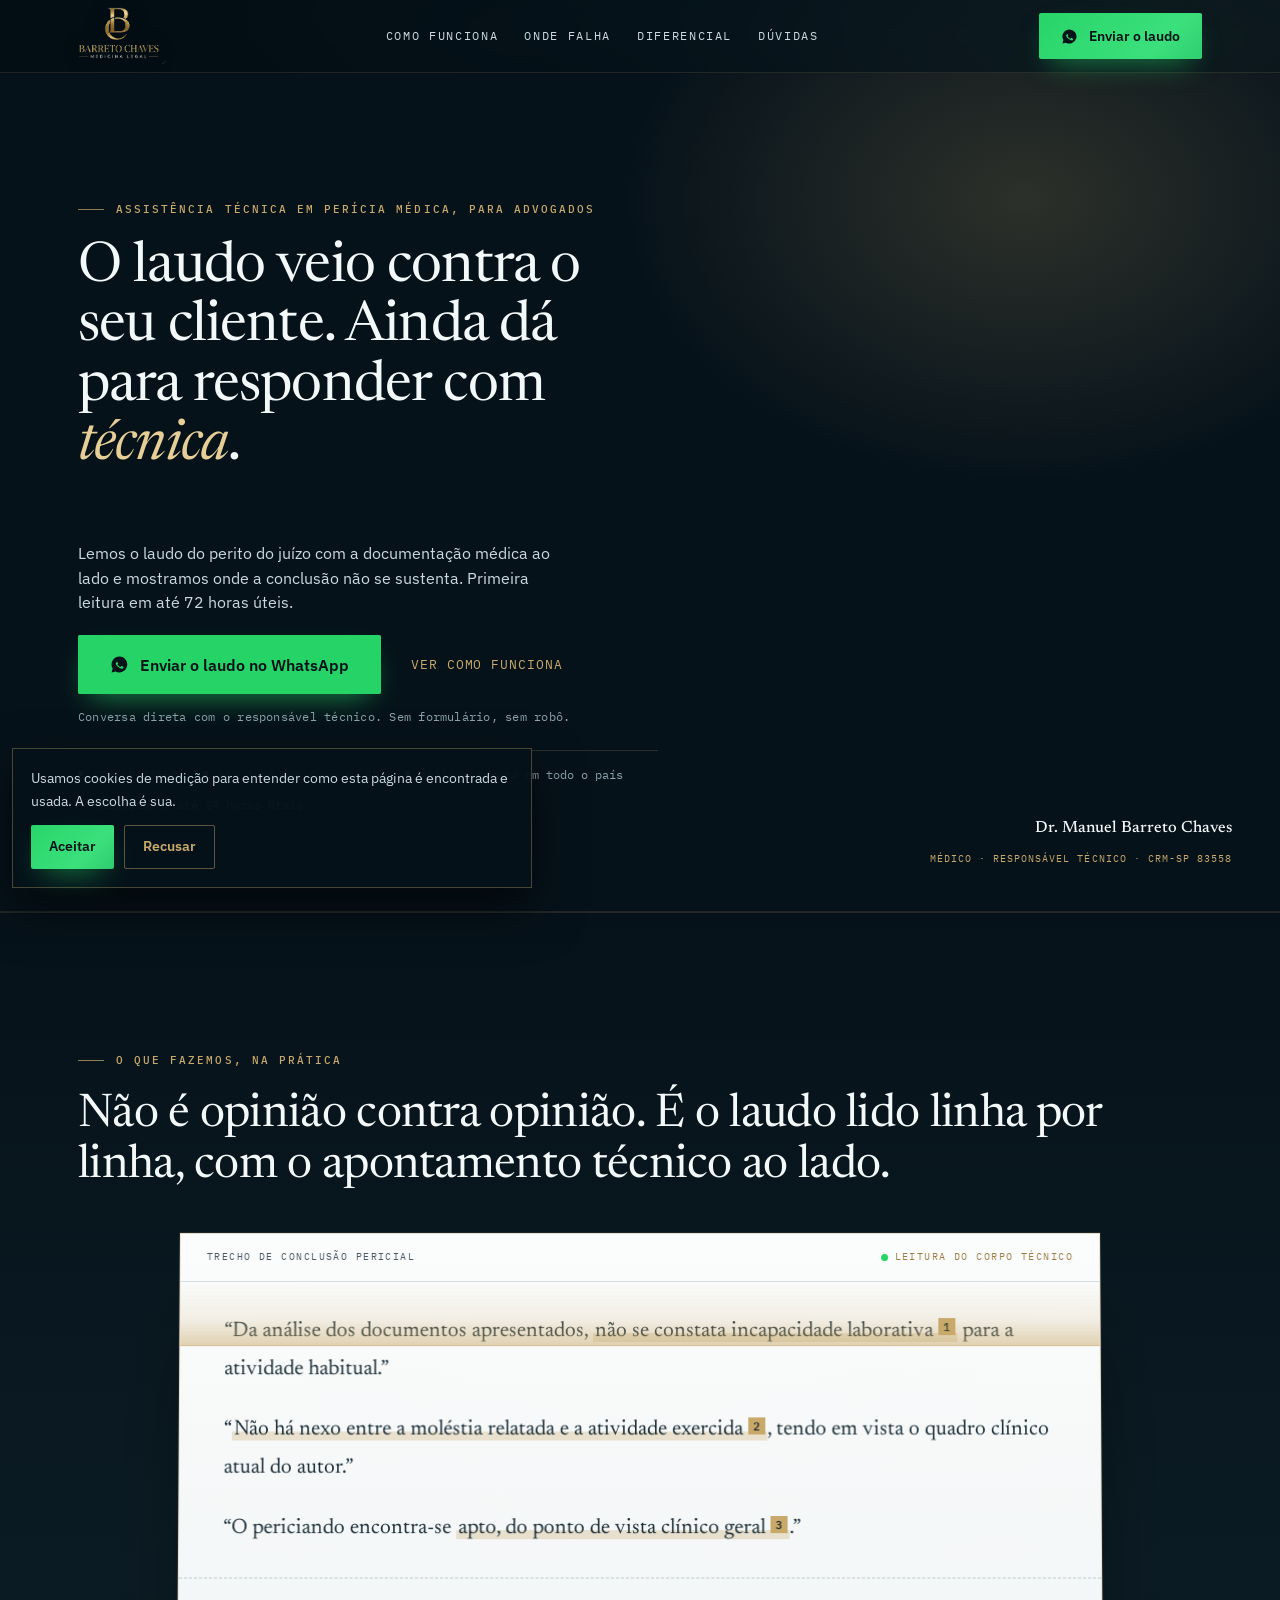
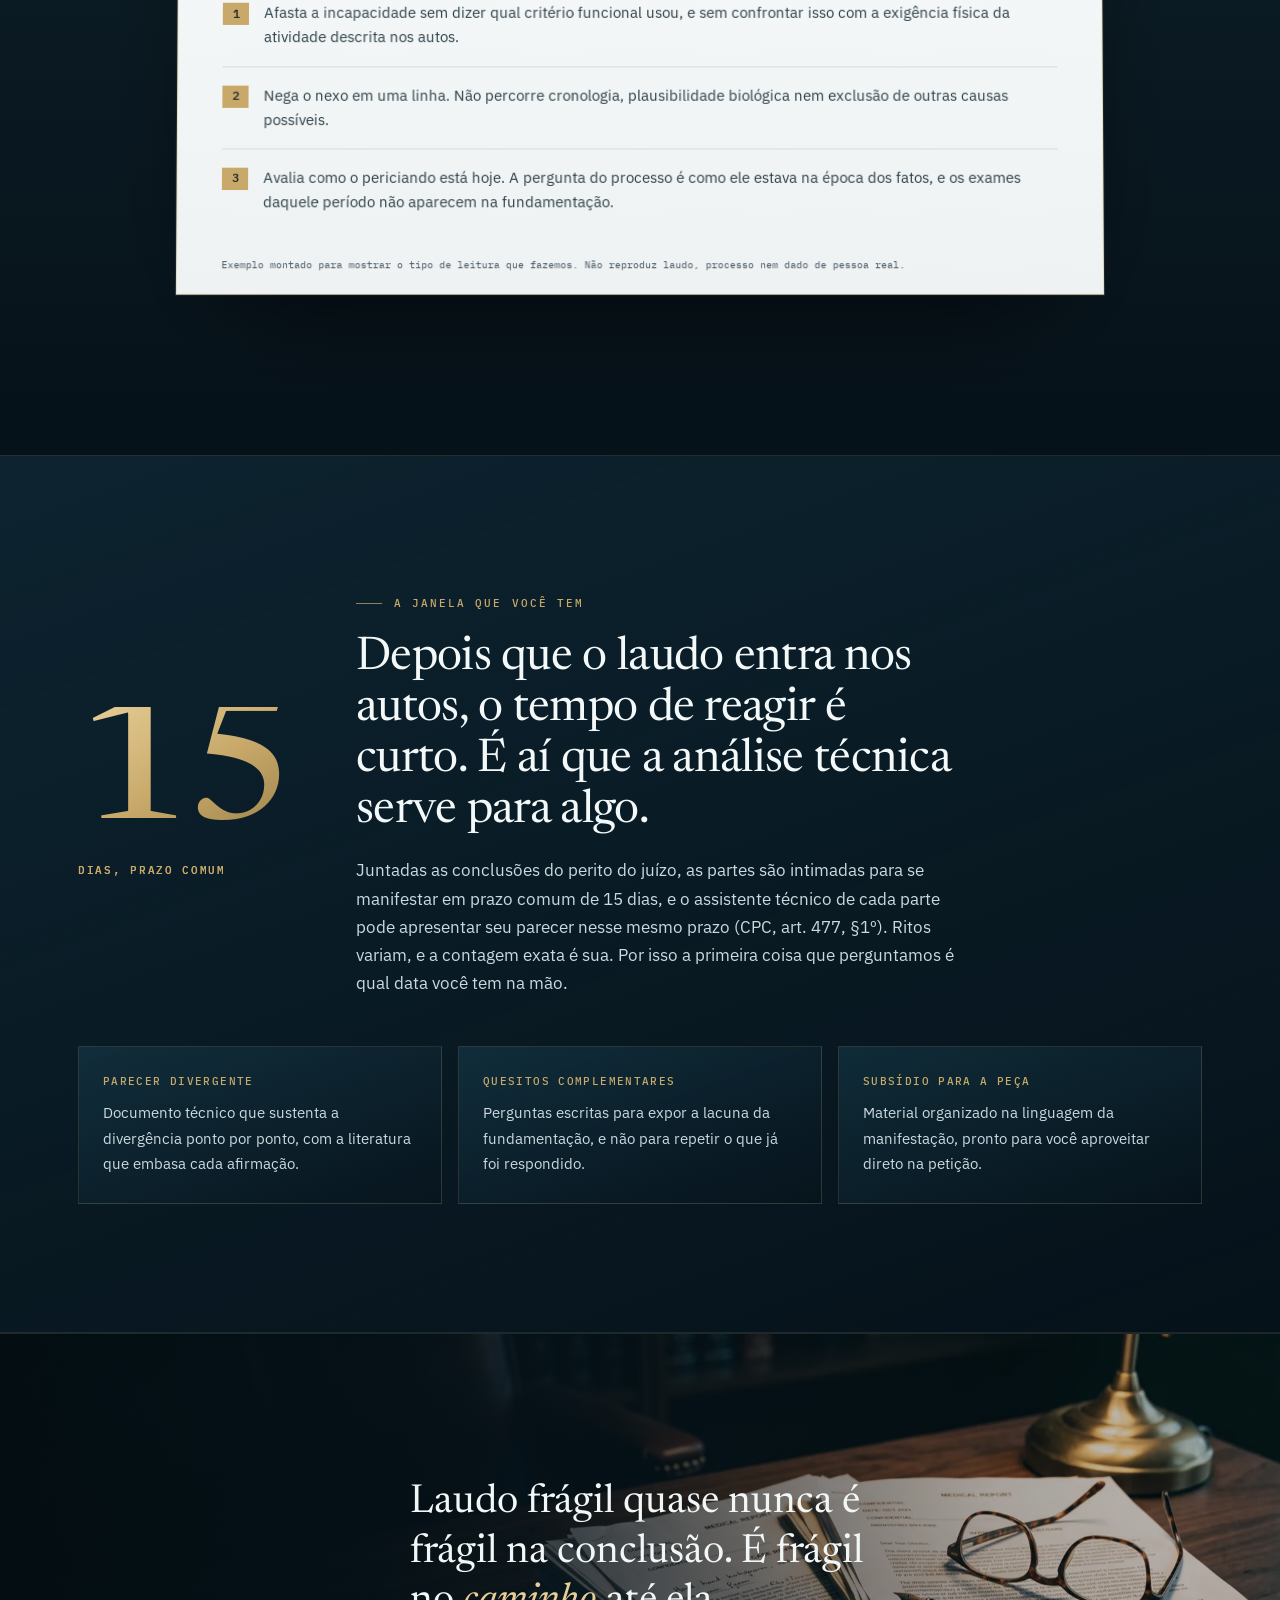
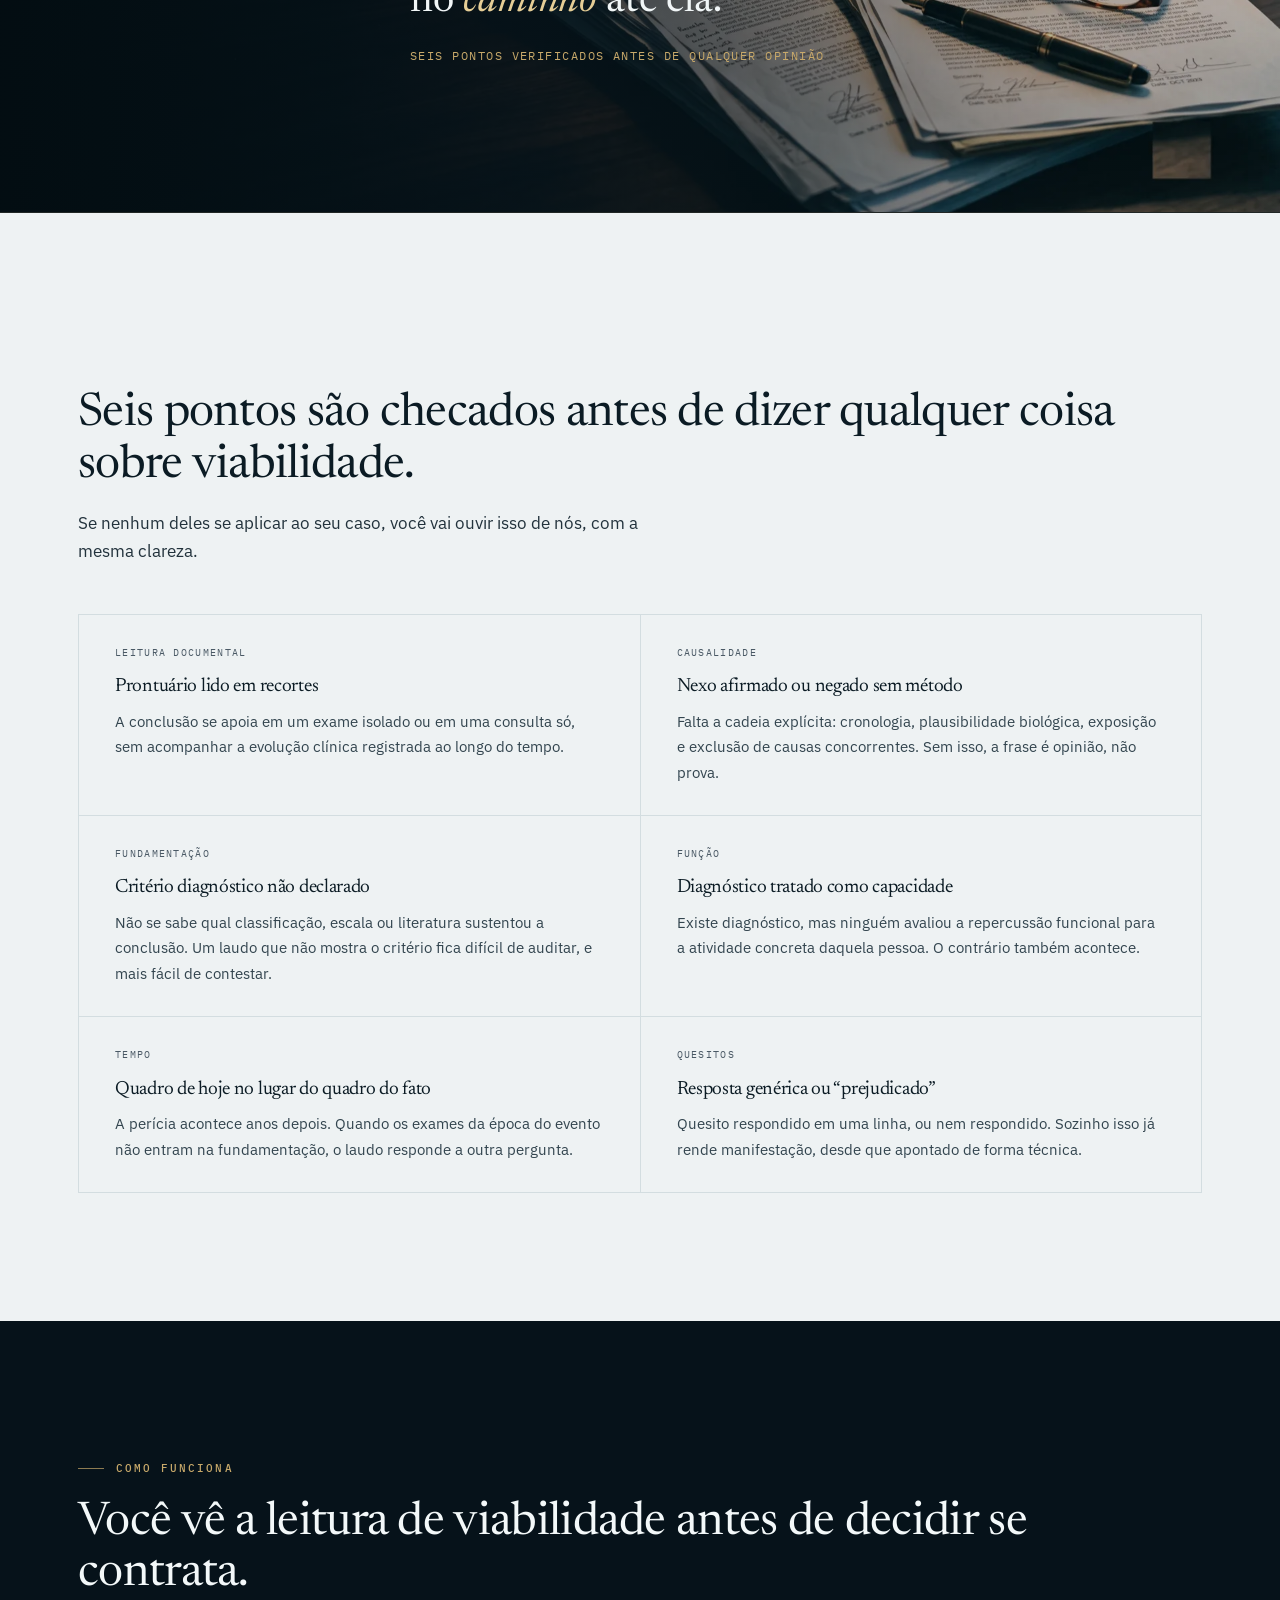
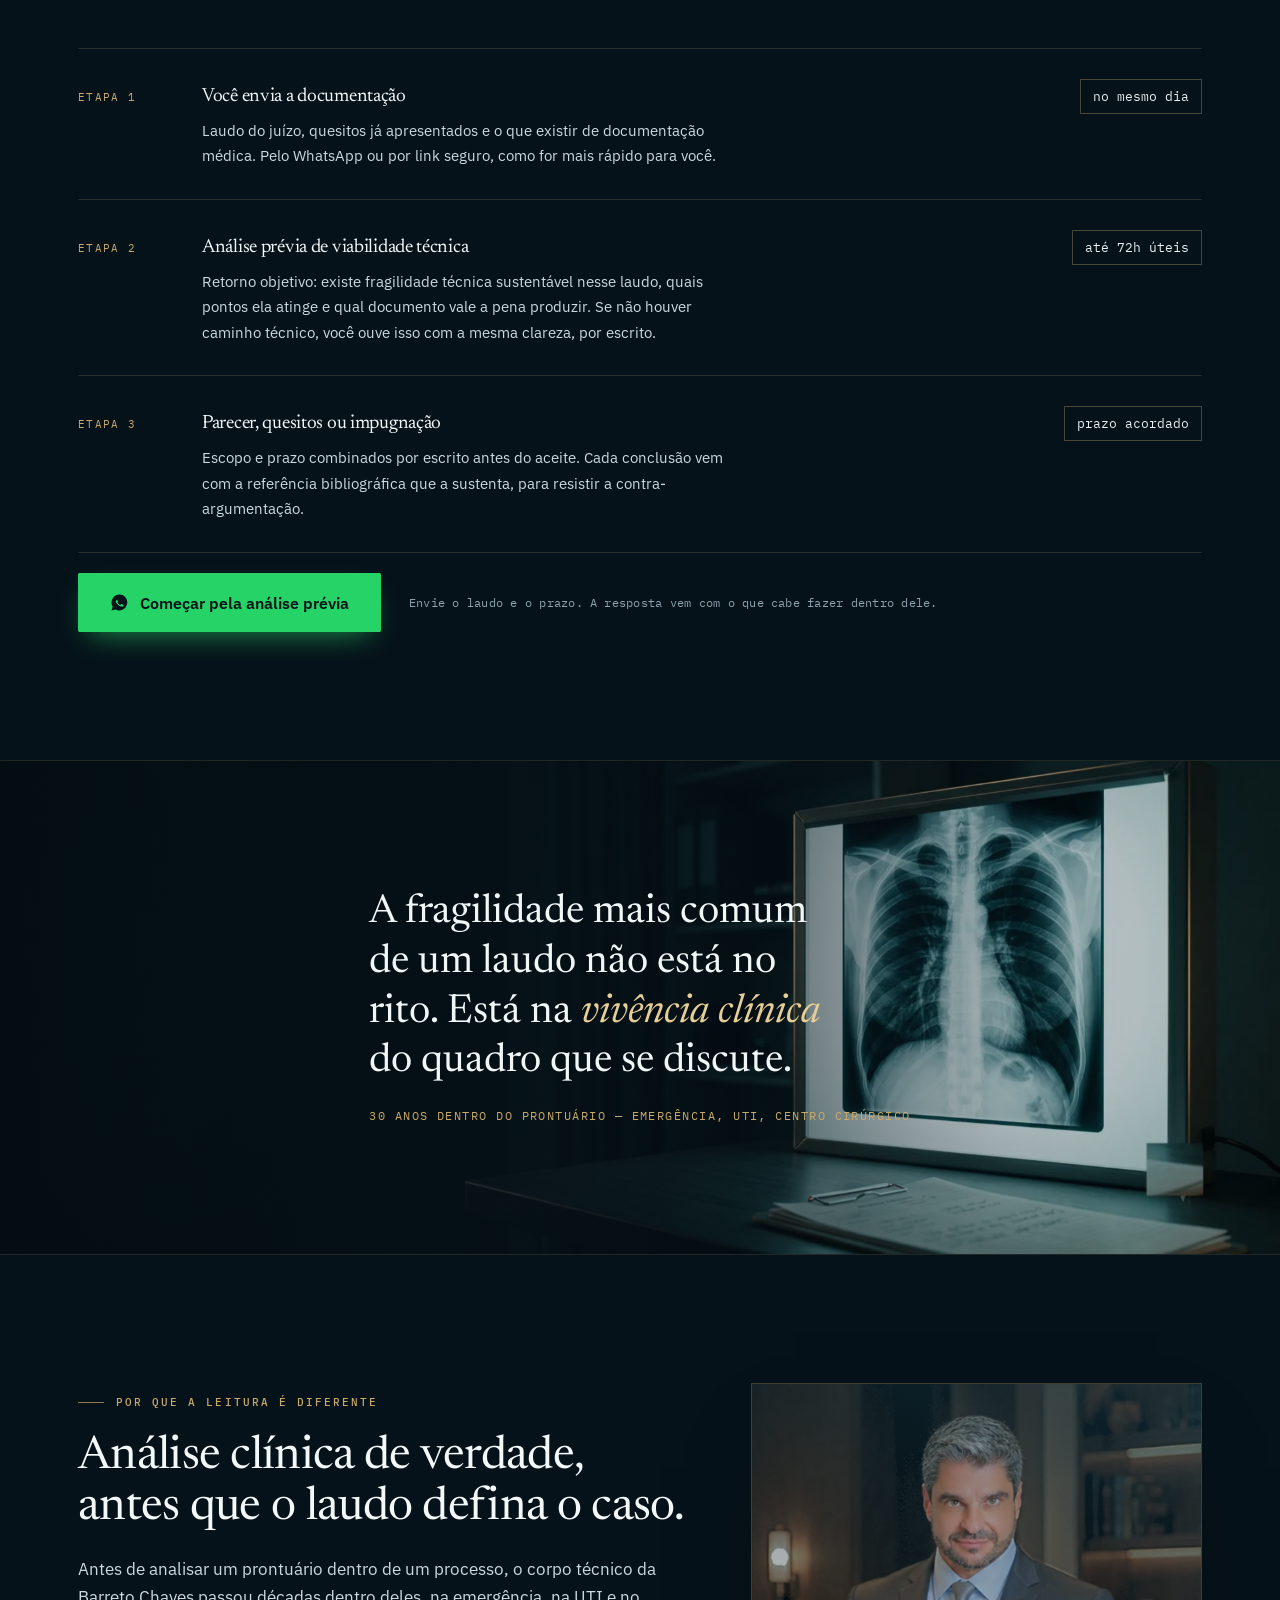
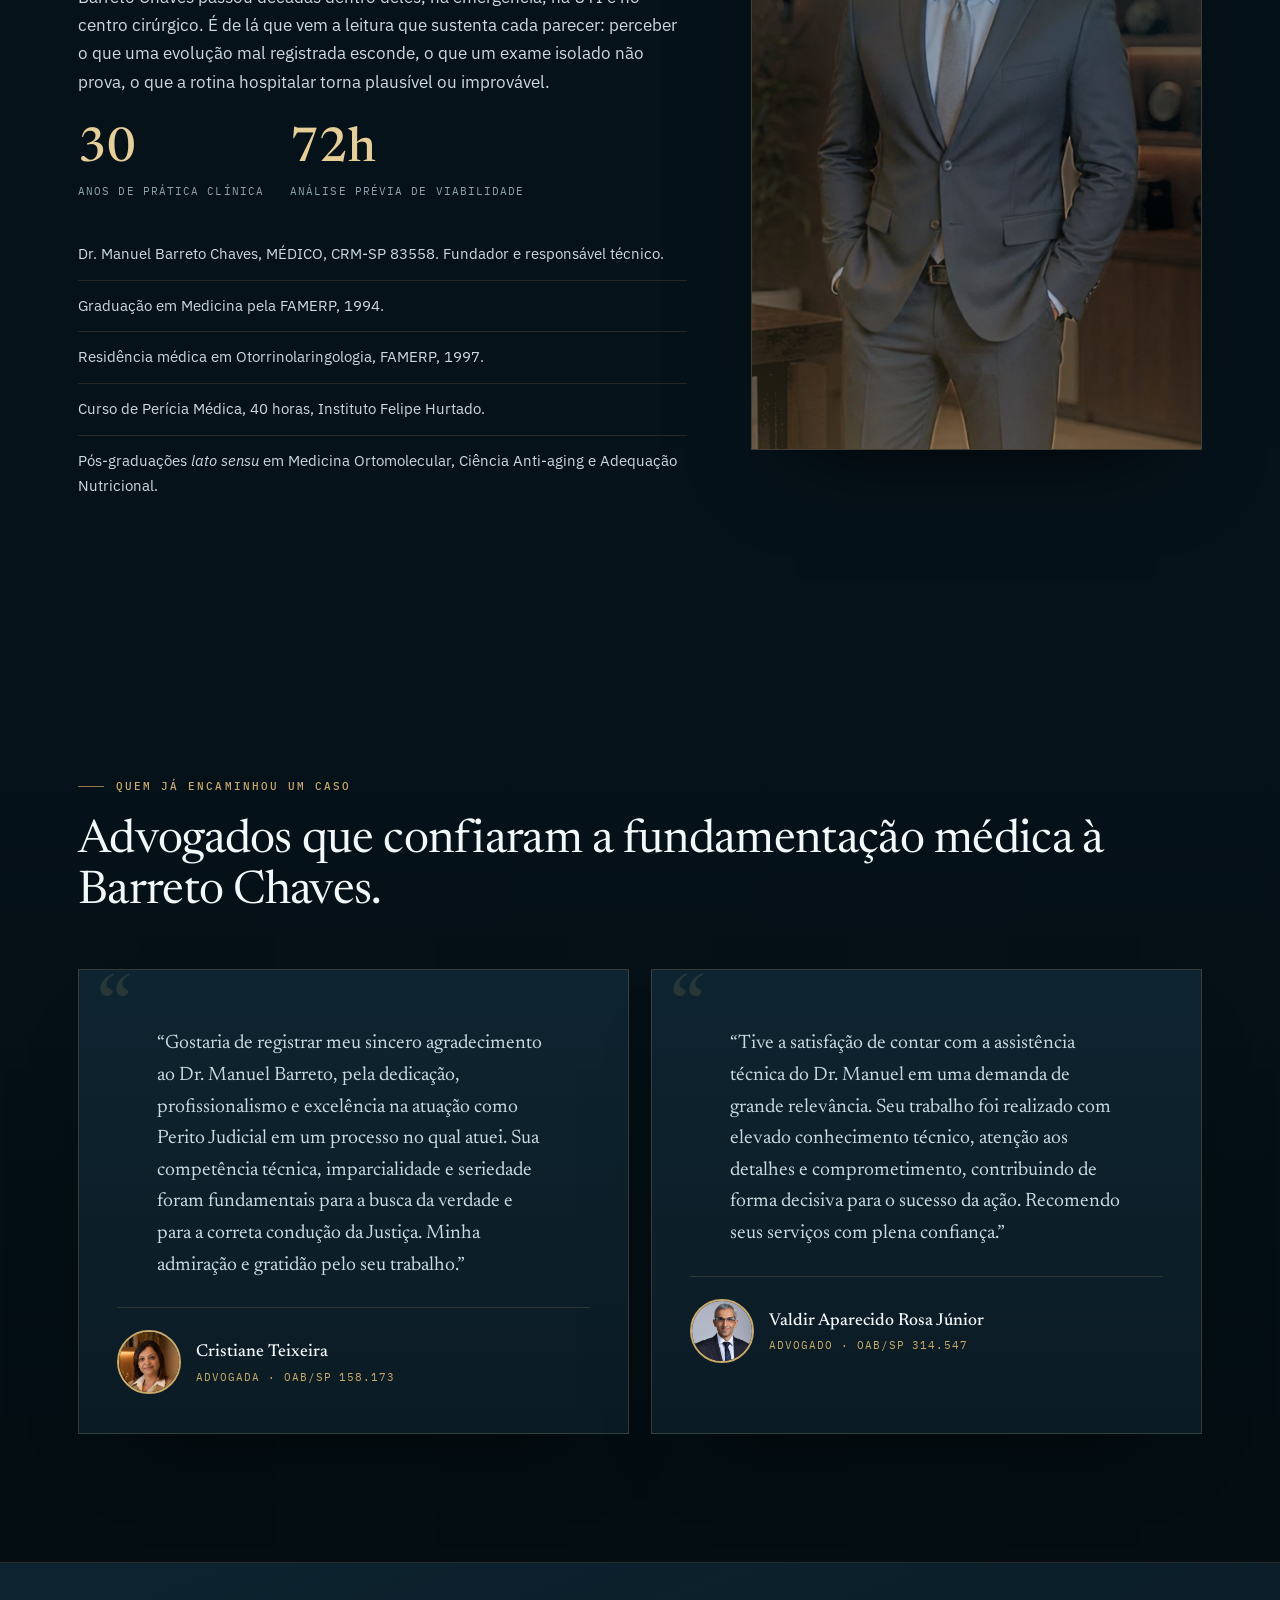
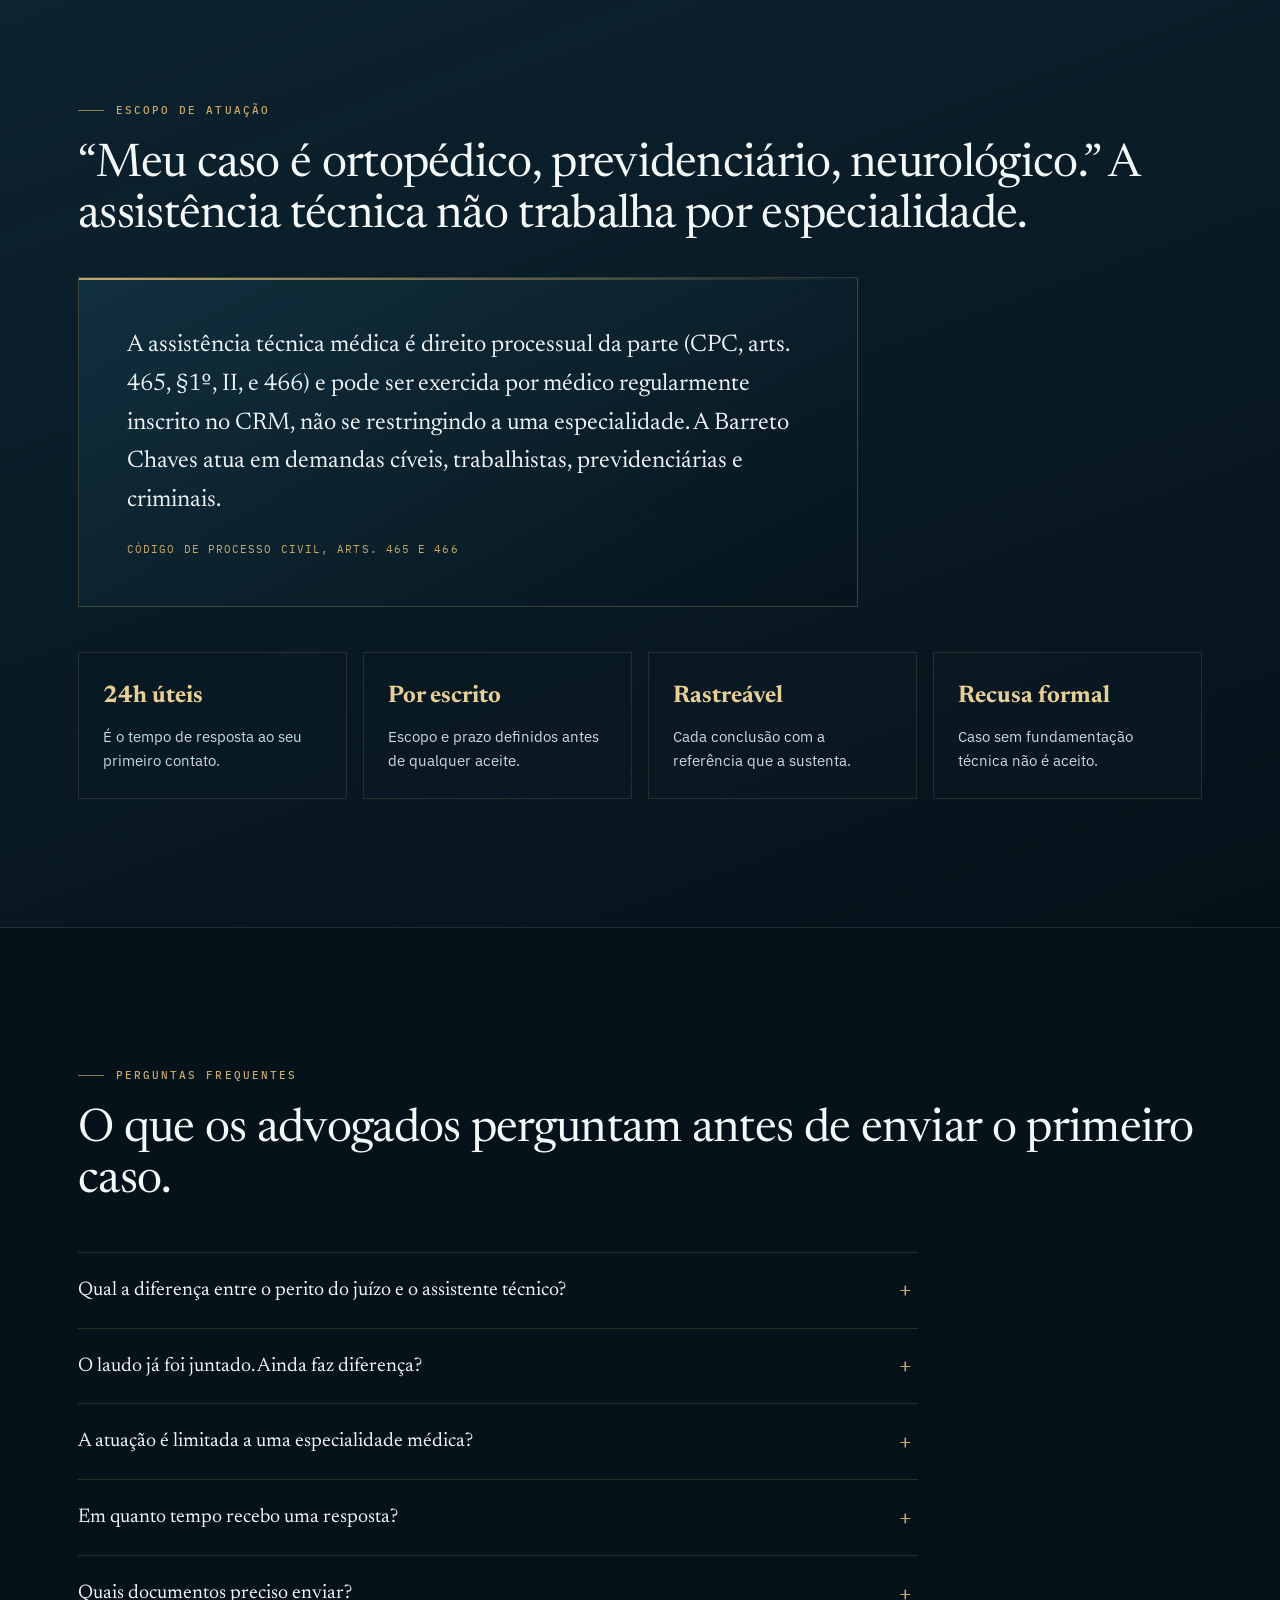
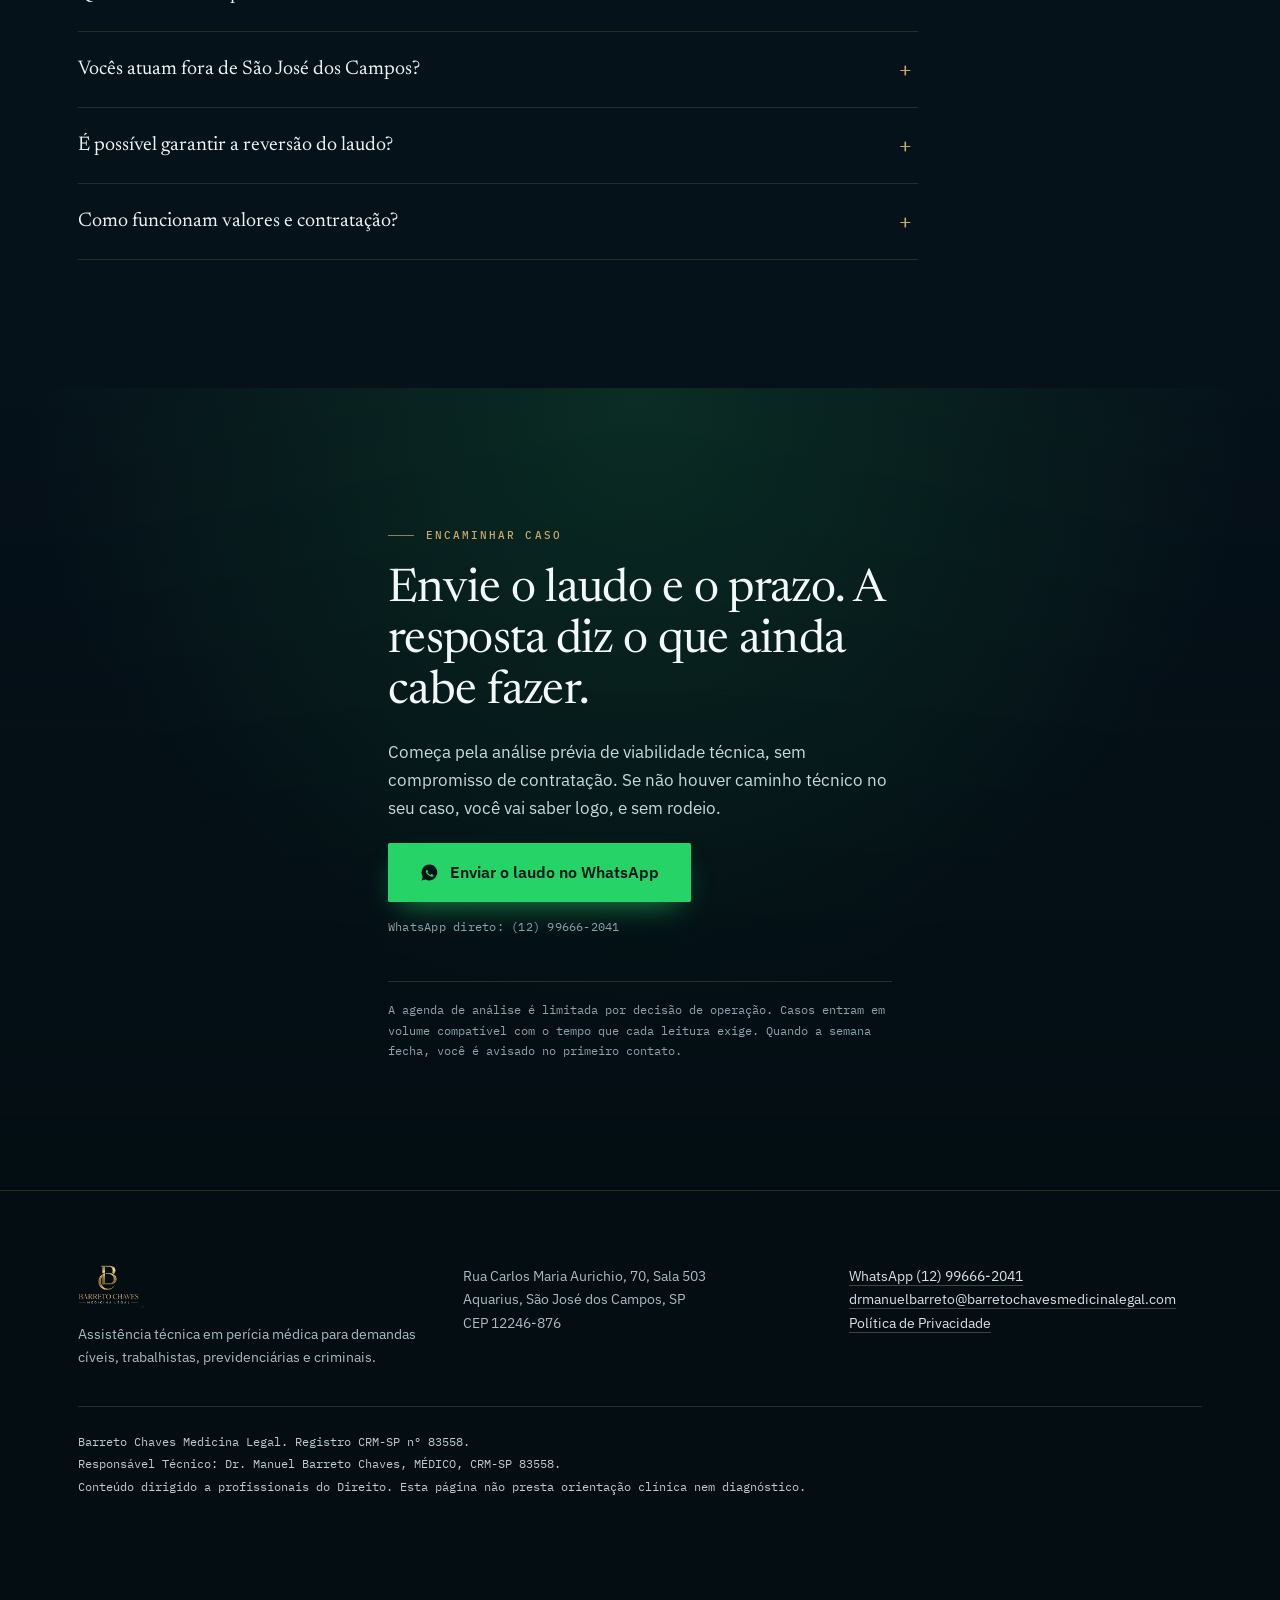
<file: preview/index.html>
<!DOCTYPE html>
<html lang="pt-BR">
<head>
<meta charset="utf-8">
<meta name="viewport" content="width=device-width, initial-scale=1">
<title>Impugnação de laudo pericial médico | Assistência técnica para advogados</title>
<meta name="description" content="Análise crítica do laudo do perito do juízo para advogados. Parecer técnico, quesitos e subsídios para impugnação. Retorno da análise prévia em até 72 horas úteis. CRM-SP 83558.">
<link rel="canonical" href="https://barretochavesmedicinalegal.com/impugnacao-de-laudo-pericial">
<meta name="robots" content="noindex, nofollow">
<meta property="og:type" content="website">
<meta property="og:locale" content="pt_BR">
<meta property="og:title" content="Impugnação de laudo pericial médico. Assistência técnica para advogados.">
<meta property="og:description" content="Lemos o laudo do juízo linha por linha e apontamos onde a conclusão não se sustenta. Análise prévia em até 72 horas úteis.">
<meta property="og:url" content="https://barretochavesmedicinalegal.com/impugnacao-de-laudo-pericial">
<meta name="theme-color" content="#06121A">

<!--
================================================================================
LP-01 v3 · Dossiê Forense · /impugnacao-de-laudo-pericial · Barreto Chaves Medicina Legal
Direção de arte: cinematográfica/forense. Foto real do RT em duotone. Documento
anotado como peça viva (linha de scan + notas que se desenham). Bandas entre seções.
Motion: vanilla JS (sem lib). prefers-reduced-motion desliga tudo. LCP = H1 texto.

SUBSTITUIR ANTES DE PUBLICAR (busque por "[["):
  [[ROTULO_CONVERSAO]]  rótulo de conversão do Google Ads (AW-18177286407/xxxx)
  [[GA4_ID]]            ID de medição GA4
  [[CRM_PJ]]            registro da PJ no CRM-SP (Res. CFM 2.336/2023, art. 5º)
================================================================================
-->

<script>
window.dataLayer = window.dataLayer || [];
function gtag(){dataLayer.push(arguments);}
gtag('consent','default',{
  ad_storage:'denied', ad_user_data:'denied', ad_personalization:'denied',
  analytics_storage:'denied', functionality_storage:'granted',
  security_storage:'granted', wait_for_update:500
});
gtag('set','url_passthrough', true);
gtag('set','ads_data_redaction', true);
</script>

<!-- Google Tag Manager -->
<script>(function(w,d,s,l,i){w[l]=w[l]||[];w[l].push({'gtm.start':
new Date().getTime(),event:'gtm.js'});var f=d.getElementsByTagName(s)[0],
j=d.createElement(s),dl=l!='dataLayer'?'&l='+l:'';j.async=true;j.src=
'https://www.googletagmanager.com/gtm.js?id='+i+dl;f.parentNode.insertBefore(j,f);
})(window,document,'script','dataLayer','GTM-WVF89DW4');</script>
<!-- End Google Tag Manager -->
<!-- [PREVIEW] tracking desligado -->
<script>
/* preview */
/* preview: config Ads desligado */
/* preview: GA4 desligado */
</script>

<link rel="preconnect" href="https://fonts.googleapis.com">
<link rel="preconnect" href="https://fonts.gstatic.com" crossorigin>
<link href="https://fonts.googleapis.com/css2?family=Newsreader:ital,opsz,wght@0,6..72,400;0,6..72,500;0,6..72,600;1,6..72,400&family=IBM+Plex+Sans:wght@400;500;600&family=IBM+Plex+Mono:wght@400;500&display=swap" rel="stylesheet">

<style>
/* ============================================================
   1. TOKENS
   ============================================================ */
:root{
  --abyss:#030D12;
  --deep:#06121A;
  --ink:#0B1B24;
  --ink-2:#0E2430;
  --ink-3:#143646;
  --ink-4:#1C4A5E;

  --paper:#EEF2F3;
  --paper-2:#F8FAFA;
  --line:#D3DDE0;
  --line-2:#BFCACE;

  --text-d:#CBDAE0;
  --text-d-soft:#8DA3AD;
  --text-l:#22323C;
  --muted:#4A5965;

  --mark:#C8A96A;
  --mark-2:#E6CE96;
  --mark-deep:#9A7C42;
  --mark-wash:rgba(200,169,106,.30);

  --wa:#25D366;
  --wa-deep:#12A150;

  --f-display:"Newsreader",Georgia,"Times New Roman",serif;
  --f-body:"IBM Plex Sans",system-ui,-apple-system,Segoe UI,sans-serif;
  --f-data:"IBM Plex Mono",ui-monospace,SFMono-Regular,Menlo,monospace;

  --measure:60ch;
  --gut:clamp(20px,5vw,48px);
  --ease:cubic-bezier(.22,.68,.24,1);
  --maxw:1220px;
}
*,*::before,*::after{box-sizing:border-box}
html{-webkit-text-size-adjust:100%;scroll-behavior:smooth}
body{
  margin:0;background:var(--deep);color:var(--text-d);
  font-family:var(--f-body);font-size:17px;line-height:1.66;
  -webkit-font-smoothing:antialiased;overflow-x:hidden
}
img{max-width:100%;height:auto;display:block}
a{color:inherit}
h1,h2,h3{font-family:var(--f-display);font-weight:400;letter-spacing:-.015em;margin:0;color:#F3F8F9}
h1{font-size:clamp(1.95rem,4.5vw,3.5rem);line-height:1.06}
h2{font-size:clamp(1.7rem,3.8vw,2.9rem);line-height:1.1}
h3{font-size:1.2rem;line-height:1.3}
p{margin:0 0 1.05em}
p:last-child{margin-bottom:0}
strong{font-weight:600;color:#EAF1F3}
em{font-style:italic}

.skip{position:absolute;left:-9999px}
.skip:focus{left:12px;top:12px;z-index:99;background:var(--wa);color:#04121A;padding:12px 16px;font-weight:600}
:focus-visible{outline:2px solid var(--wa);outline-offset:3px}
.wrap{max-width:var(--maxw);margin:0 auto;padding:0 var(--gut);position:relative}
.meas{max-width:var(--measure)}
.tag{
  font-family:var(--f-data);font-size:.71rem;font-weight:500;letter-spacing:.18em;
  text-transform:uppercase;color:var(--mark);margin:0 0 1.25rem;display:inline-flex;align-items:center;gap:12px
}
.tag::before{content:"";width:26px;height:1px;background:var(--mark);opacity:.7}

/* ============================================================
   2. FUNDO CINEMÁTICO — luz que respira + grão
   ============================================================ */
.aura{position:fixed;inset:0;z-index:-2;pointer-events:none;background:
  radial-gradient(120% 82% at 82% -8%, rgba(28,74,94,.55) 0%, transparent 56%),
  radial-gradient(70% 60% at 96% 4%, rgba(200,169,106,.14) 0%, transparent 52%),
  radial-gradient(100% 92% at 20% 108%, rgba(20,54,70,.42) 0%, transparent 60%),
  var(--deep)}
.aura::after{
  content:"";position:absolute;inset:-20%;
  background:radial-gradient(42% 42% at 72% 30%, rgba(200,169,106,.12), transparent 60%),
             radial-gradient(40% 40% at 28% 70%, rgba(28,74,94,.42), transparent 65%);
  animation:drift 28s var(--ease) infinite alternate
}
@keyframes drift{0%{transform:translate3d(0,0,0) scale(1)}100%{transform:translate3d(4%,-3%,0) scale(1.14)}}
.grain{position:fixed;inset:0;z-index:-1;pointer-events:none;opacity:.05;
  background-image:radial-gradient(#ffffff 1px, transparent 1px);background-size:3px 3px}

/* ============================================================
   3. BOTÕES
   ============================================================ */
.btn{
  position:relative;display:inline-flex;align-items:center;gap:11px;isolation:isolate;
  font-family:var(--f-body);font-size:1.02rem;font-weight:600;line-height:1;
  padding:20px 32px;min-height:58px;text-decoration:none;border:0;cursor:pointer;
  color:#04121A;background:linear-gradient(135deg,var(--wa) 0%,#3BE07C 45%,var(--wa-deep) 100%);
  background-size:180% 180%;background-position:0% 50%;border-radius:2px;
  box-shadow:0 12px 30px -12px rgba(37,211,102,.7);
  transition:transform .22s var(--ease), box-shadow .22s var(--ease), background-position .5s var(--ease);
  overflow:hidden
}
.btn:hover{transform:translateY(-2px);background-position:100% 50%;box-shadow:0 18px 40px -12px rgba(37,211,102,.9)}
.btn:active{transform:translateY(0)}
.btn::after{content:"";position:absolute;inset:0;z-index:-1;
  background:linear-gradient(105deg,transparent 30%,rgba(255,255,255,.55) 50%,transparent 70%);
  transform:translateX(-120%);transition:transform .7s var(--ease)}
.btn:hover::after{transform:translateX(120%)}
.btn-pulse::before{content:"";position:absolute;inset:0;z-index:-2;background:var(--wa);border-radius:2px;
  animation:pulse 2.8s ease-out infinite}
@keyframes pulse{0%{opacity:.5;transform:scale(1)}70%{opacity:0;transform:scale(1.16)}100%{opacity:0;transform:scale(1.16)}}
.btn-line{display:inline-flex;align-items:center;gap:9px;min-height:48px;
  font-family:var(--f-data);font-size:.82rem;letter-spacing:.07em;text-transform:uppercase;
  color:var(--mark);text-decoration:none;padding:12px 2px;position:relative}
.btn-line::after{content:"";position:absolute;left:2px;right:100%;bottom:8px;height:1px;background:var(--mark);transition:right .4s var(--ease)}
.btn-line:hover::after{right:2px}
.cta-row{margin-top:1.3rem;display:flex;flex-wrap:wrap;gap:16px 28px;align-items:center}
.cta-note{font-family:var(--f-data);font-size:.75rem;line-height:1.5;color:var(--text-d-soft);letter-spacing:.02em}

/* ============================================================
   4. SEÇÕES / RITMO
   ============================================================ */
section{padding:clamp(74px,10vw,150px) 0;position:relative}
#hero{padding-top:clamp(30px,5vw,56px);padding-bottom:clamp(50px,7vw,90px)}
.band-line{border-top:1px solid rgba(200,169,106,.16)}
.paper{background:var(--paper);color:var(--text-l)}
.paper h1,.paper h2,.paper h3{color:var(--ink)}
.paper .tag{color:var(--muted)}.paper .tag::before{background:var(--muted)}
.paper strong{color:var(--ink)}
.glass{background:linear-gradient(160deg, rgba(20,54,70,.5) 0%, rgba(6,18,26,.2) 100%);
  border-top:1px solid rgba(200,169,106,.16);border-bottom:1px solid rgba(200,169,106,.08)}

/* filete ECG entre seções */
.trace{display:block;width:100%;height:38px;opacity:.5}
.trace path{fill:none;stroke:var(--mark);stroke-width:1.2;stroke-linejoin:round;
  stroke-dasharray:1400;stroke-dashoffset:1400;animation:draw 7s linear infinite}
@keyframes draw{0%{stroke-dashoffset:1400}60%,100%{stroke-dashoffset:-1400}}

/* revelação no scroll */
.rv{opacity:0;transform:translateY(22px);transition:opacity .8s var(--ease), transform .8s var(--ease)}
.rv.in{opacity:1;transform:none}
.rv.d1{transition-delay:.1s}.rv.d2{transition-delay:.2s}.rv.d3{transition-delay:.3s}.rv.d4{transition-delay:.4s}

/* ============================================================
   5. TOPBAR
   ============================================================ */
.top{position:sticky;top:0;z-index:40;background:rgba(3,13,18,.72);backdrop-filter:blur(12px);
  border-bottom:1px solid rgba(200,169,106,.14);transition:background .3s var(--ease)}
.top.solid{background:rgba(3,13,18,.94)}
.top-in{display:flex;align-items:center;justify-content:space-between;gap:16px;min-height:72px}
.brand{display:flex;align-items:center;gap:13px;text-decoration:none}
.brand img{height:58px;width:auto;filter:drop-shadow(0 2px 10px rgba(0,0,0,.4))}
.brand .bt{font-family:var(--f-display);font-size:1.12rem;color:#F3F8F9;line-height:1.1}
.brand .bt span{display:block;font-family:var(--f-data);font-size:.58rem;letter-spacing:.24em;text-transform:uppercase;color:var(--mark)}
.top .btn{padding:13px 22px;font-size:.88rem;min-height:46px}
@media (max-width:680px){.brand img{height:50px}}
.nav{display:flex;gap:26px;margin:0 auto}
.nav a{font-family:var(--f-data);font-size:.74rem;letter-spacing:.14em;text-transform:uppercase;color:var(--text-d);text-decoration:none;transition:color .2s var(--ease);white-space:nowrap}
.nav a:hover{color:var(--mark)}
.nav-toggle{display:none;flex-direction:column;justify-content:center;gap:5px;width:46px;height:46px;border:1px solid rgba(200,169,106,.3);border-radius:8px;background:transparent;cursor:pointer;flex:none}
.nav-toggle span{display:block;width:20px;height:2px;background:var(--mark);margin:0 auto;transition:.2s var(--ease)}
.nav-toggle[aria-expanded="true"] span:nth-child(1){transform:translateY(7px) rotate(45deg)}
.nav-toggle[aria-expanded="true"] span:nth-child(2){opacity:0}
.nav-toggle[aria-expanded="true"] span:nth-child(3){transform:translateY(-7px) rotate(-45deg)}
.mobile-menu{display:none}
.mobile-menu[hidden]{display:none}
@media (max-width:900px){
  .nav{display:none}
  .top .top-btn{display:none}
  .nav-toggle{display:flex}
  .mobile-menu:not([hidden]){display:flex;flex-direction:column;gap:2px;padding:8px 20px 18px;background:rgba(3,13,18,.98);border-top:1px solid rgba(200,169,106,.14)}
  .mobile-menu a{padding:14px 4px;color:var(--text-d);text-decoration:none;font-family:var(--f-data);font-size:.8rem;letter-spacing:.12em;text-transform:uppercase;border-bottom:1px solid rgba(255,255,255,.06)}
  .mobile-menu a.btn{display:flex;justify-content:center;margin-top:12px;border-bottom:0;text-transform:none;letter-spacing:normal}
}

/* ============================================================
   6. HERO
   ============================================================ */
#hero{position:relative;min-height:min(93vh,900px);display:flex;align-items:center;overflow:hidden;background:var(--deep);
  padding-top:clamp(96px,13vh,160px);padding-bottom:clamp(56px,8vw,96px);border-bottom:1px solid rgba(200,169,106,.14)}
.hero-bg{position:absolute;inset:0;width:100%;z-index:0}
.hero-bg picture{display:contents}
.hero-bg img{width:100%;height:100%;object-fit:cover;object-position:50% 32%;
  filter:contrast(1.03) saturate(1.03);transform:scale(1.02);
  animation:heroZoom 22s var(--ease) infinite alternate}
@keyframes heroZoom{0%{transform:scale(1.02)}100%{transform:scale(1.07)}}
/* legibilidade: escurece a esquerda pro texto sem tocar no retrato (imagem já vem tratada) */
.hero-bg .duo{position:absolute;inset:0;pointer-events:none;
  background:linear-gradient(90deg,rgba(6,18,26,.58) 0%,rgba(6,18,26,.30) 30%,rgba(6,18,26,0) 56%)}
.hero-bg .veil{position:absolute;inset:0;pointer-events:none;
  background:radial-gradient(52% 56% at 80% 15%, rgba(200,169,106,.2), transparent 60%)}
.hero-bg .sweep{position:absolute;inset:0;overflow:hidden;pointer-events:none;z-index:1}
.hero-bg .sweep::before{content:"";position:absolute;top:-20%;left:-45%;width:34%;height:150%;
  background:linear-gradient(105deg,transparent,rgba(230,206,150,.2),transparent);
  transform:skewX(-14deg);animation:sweep 7.5s var(--ease) infinite}
@keyframes sweep{0%{left:-45%}55%,100%{left:125%}}
.hero-in{position:relative;z-index:2;width:100%}
.hero-copy{max-width:580px}
.hero-copy h1 .glow{color:var(--mark-2);font-style:italic}
.hero-sub{font-size:1.02rem;color:var(--text-d);max-width:48ch;margin-top:.85rem;line-height:1.5}
/* batimento cardíaco (ECG) */
.ecg{display:block;width:100%;max-width:340px;height:40px;margin:.7rem 0 .15rem;overflow:visible}
.ecg path{fill:none;stroke:var(--mark);stroke-width:2;stroke-linecap:round;stroke-linejoin:round;
  filter:drop-shadow(0 0 7px rgba(200,169,106,.55));
  stroke-dasharray:640;stroke-dashoffset:640;animation:ecg 3.6s linear infinite}
@keyframes ecg{0%{stroke-dashoffset:640}72%,100%{stroke-dashoffset:-640}}
.hero-id{position:absolute;right:var(--gut);bottom:clamp(22px,4vw,40px);z-index:2;text-align:right}
.hero-id b{display:block;font-family:var(--f-display);font-size:1.02rem;color:#F3F8F9;font-weight:500}
.hero-id span{font-family:var(--f-data);font-size:.64rem;letter-spacing:.1em;text-transform:uppercase;color:var(--mark)}
.proof{margin:1.5rem 0 0;padding:14px 0 0;border-top:1px solid rgba(200,169,106,.2);
  list-style:none;display:flex;flex-wrap:wrap;gap:10px 26px;
  font-family:var(--f-data);font-size:.74rem;color:var(--text-d-soft)}
.proof li{position:relative;padding-left:15px}
.proof li::before{content:"";position:absolute;left:0;top:.5em;width:5px;height:5px;background:var(--mark)}
@media (max-width:900px){
  #hero{min-height:auto;display:block;position:relative;padding-top:0;padding-bottom:clamp(40px,7vw,60px);background:var(--deep)}
  .hero-bg{position:relative;top:auto;bottom:auto;right:auto;left:auto;width:100%;height:42vh;min-height:260px;max-height:400px;
    -webkit-mask-image:none;mask-image:none}
  .hero-copy .ecg{display:none}
  .hero-sub{font-size:.98rem;margin-top:.7rem}
  .cta-row{margin-top:1.1rem}
  .proof{margin-top:1.1rem}
  .hero-bg img{object-position:50% 8%;filter:none;animation:none;transform:none}
  .hero-bg .veil{background:
    linear-gradient(180deg,rgba(6,18,26,0) 18%,rgba(6,18,26,.42) 50%,rgba(6,18,26,.9) 80%,var(--deep) 100%),
    radial-gradient(60% 50% at 78% 12%, rgba(200,169,106,.16), transparent 60%)}
  .hero-in{max-width:100%;position:relative;z-index:2;margin-top:clamp(-160px,-26vw,-110px);padding-top:0}
  .hero-id{position:static;text-align:left;margin-top:14px}
}

/* ============================================================
   7. DOCUMENTO ANOTADO (assinatura)
   ============================================================ */
.reading{background:linear-gradient(180deg,var(--deep),var(--ink) 60%,var(--deep))}
.doc-lead{max-width:56ch}
.doc{position:relative;margin:3rem auto 0;max-width:920px;
  background:linear-gradient(180deg,#FBFCFC 0%,#EEF2F3 100%);color:var(--text-l);
  border:1px solid rgba(200,169,106,.3);
  box-shadow:0 50px 110px -50px rgba(0,0,0,.85), 0 0 0 1px rgba(200,169,106,.12);
  transform:perspective(1800px) rotateX(1.4deg);transform-origin:top center}
.doc-head{display:flex;justify-content:space-between;gap:12px;flex-wrap:wrap;padding:15px 26px;
  border-bottom:1px solid var(--line);font-family:var(--f-data);font-size:.64rem;
  letter-spacing:.14em;text-transform:uppercase;color:var(--muted)}
.doc-head .live{display:inline-flex;align-items:center;gap:7px;color:var(--mark-deep)}
.doc-head .live::before{content:"";width:7px;height:7px;border-radius:50%;background:var(--wa);box-shadow:0 0 0 0 rgba(37,211,102,.5);animation:blink 2s ease-out infinite}
@keyframes blink{0%{box-shadow:0 0 0 0 rgba(37,211,102,.5)}70%{box-shadow:0 0 0 7px rgba(37,211,102,0)}100%{box-shadow:0 0 0 0 rgba(37,211,102,0)}}
.doc-body{padding:30px clamp(22px,4vw,44px) 12px;margin:0;position:relative}
.doc-body p{font-family:var(--f-display);font-size:clamp(1.05rem,2.1vw,1.32rem);line-height:1.8;color:#1B2E38}
.doc-body p+p{margin-top:1em}
mark{background:linear-gradient(to top,var(--mark-wash) 0 42%,transparent 42%);color:inherit;padding:0 2px;cursor:default;
  transition:background .3s var(--ease)}
mark:hover{background:linear-gradient(to top,rgba(200,169,106,.5) 0 92%,transparent 92%)}
mark sup{font-family:var(--f-data);font-size:.54em;font-weight:500;color:#101E26;
  background:var(--mark);padding:1px 5px;margin-left:5px;vertical-align:.4em}
/* linha de scan que percorre o documento */
.doc-body .scan{position:absolute;left:0;right:0;top:0;height:64px;pointer-events:none;opacity:0;
  background:linear-gradient(180deg,transparent,rgba(200,169,106,.16) 60%,rgba(200,169,106,.5));
  border-bottom:1px solid rgba(200,169,106,.7)}
.doc.in .doc-body .scan{opacity:1;animation:scan 4.4s var(--ease) 1}
@keyframes scan{0%{top:0}88%,100%{top:calc(100% - 64px)}}
.notes{list-style:none;margin:18px 0 0;padding:6px clamp(22px,4vw,44px) 26px;border-top:1px dashed var(--line-2)}
.notes li{display:grid;grid-template-columns:26px 1fr;gap:15px;padding:16px 0;font-size:.94rem;
  line-height:1.6;color:#2C4048;border-bottom:1px solid var(--line);
  opacity:0;transform:translateX(-10px);transition:opacity .6s var(--ease), transform .6s var(--ease)}
.notes li:last-child{border-bottom:0}
.doc.in .notes li{opacity:1;transform:none}
.doc.in .notes li:nth-child(1){transition-delay:2.6s}
.doc.in .notes li:nth-child(2){transition-delay:3s}
.doc.in .notes li:nth-child(3){transition-delay:3.4s}
.notes .n{font-family:var(--f-data);font-size:.72rem;font-weight:500;color:#101E26;background:var(--mark);
  height:22px;display:grid;place-items:center;margin-top:2px}
.doc-foot{padding:0 clamp(22px,4vw,44px) 20px;font-family:var(--f-data);font-size:.63rem;line-height:1.6;color:var(--muted)}

/* ============================================================
   8. BANDA FULL-BLEED (imagem/textura entre seções)
   ============================================================ */
.band{position:relative;min-height:clamp(300px,42vw,480px);display:flex;align-items:center;
  overflow:hidden;border-top:1px solid rgba(200,169,106,.14);border-bottom:1px solid rgba(200,169,106,.14)}
/* foto forense de fundo (documento / raio-x) */
.band .motif{position:absolute;inset:0;width:100%;height:100%;object-fit:cover;object-position:center right;z-index:0}
.band .veil{position:absolute;inset:0;z-index:1;background:linear-gradient(90deg,rgba(3,13,18,.95) 0%,rgba(6,18,26,.78) 40%,rgba(6,18,26,.32) 78%,rgba(6,18,26,.2) 100%)}
.band .wrap{position:relative;z-index:2}
.band .q{font-family:var(--f-display);font-size:clamp(1.5rem,3.4vw,2.5rem);line-height:1.24;
  color:#F1F6F7;max-width:20ch;margin:0}
.band .q em{color:var(--mark-2)}
.band .qa{margin-top:18px;font-family:var(--f-data);font-size:.76rem;letter-spacing:.12em;text-transform:uppercase;color:var(--mark)}

/* ============================================================
   9. PRAZO
   ============================================================ */
.deadline{display:grid;grid-template-columns:auto 1fr;gap:clamp(24px,5vw,60px);align-items:center}
@media (max-width:760px){.deadline{grid-template-columns:1fr}}
.clock{font-family:var(--f-display);font-size:clamp(5rem,15vw,11rem);line-height:.8;
  background:linear-gradient(150deg,var(--mark-2),var(--mark) 45%,#8E7440);
  -webkit-background-clip:text;background-clip:text;color:transparent;margin:0;font-weight:500}
.clock small{display:block;font-family:var(--f-data);font-size:.66rem;letter-spacing:.16em;
  text-transform:uppercase;color:var(--mark);margin-top:18px;-webkit-text-fill-color:var(--mark)}
.inside{list-style:none;padding:0;margin:3rem 0 0;display:grid;gap:16px}
@media (min-width:780px){.inside{grid-template-columns:repeat(3,1fr)}}
.inside li{padding:26px 24px;font-size:.96rem;position:relative;
  background:linear-gradient(160deg,rgba(28,74,94,.4),rgba(6,18,26,.5));
  border:1px solid rgba(200,169,106,.18);
  transition:transform .35s var(--ease), border-color .35s var(--ease), background .35s var(--ease)}
.inside li:hover{transform:translateY(-6px);border-color:rgba(200,169,106,.55);
  background:linear-gradient(160deg,rgba(28,74,94,.6),rgba(6,18,26,.45))}
.inside b{display:block;font-family:var(--f-data);font-size:.66rem;letter-spacing:.13em;
  text-transform:uppercase;color:var(--mark);font-weight:500;margin-bottom:10px}

/* ============================================================
   10. PONTOS DE FALHA (papel)
   ============================================================ */
.fails{list-style:none;padding:0;margin:3rem 0 0;display:grid;gap:0;
  border-top:1px solid var(--line);border-left:1px solid var(--line)}
@media (min-width:840px){.fails{grid-template-columns:1fr 1fr}}
.fails li{padding:30px clamp(22px,3vw,36px);position:relative;background:transparent;
  border-right:1px solid var(--line);border-bottom:1px solid var(--line);transition:background .3s var(--ease)}
.fails li::before{content:"";position:absolute;left:0;top:0;bottom:0;width:3px;
  background:linear-gradient(var(--mark),transparent);transform:scaleY(0);transform-origin:top;transition:transform .45s var(--ease)}
.fails li:hover{background:var(--paper-2)}
.fails li:hover::before{transform:scaleY(1)}
.fails .lbl{font-family:var(--f-data);font-size:.63rem;letter-spacing:.13em;text-transform:uppercase;color:var(--muted);display:block;margin-bottom:14px}
.fails h3{margin-bottom:.55rem}
.fails p{font-size:.95rem;color:#33454F;margin:0}

/* ============================================================
   11. PROCESSO
   ============================================================ */
.flow{list-style:none;padding:0;margin:3rem 0 0}
.flow li{display:grid;grid-template-columns:88px minmax(0,1fr) auto;gap:clamp(16px,3vw,36px);
  padding:30px 0;border-top:1px solid rgba(200,169,106,.18);align-items:baseline;transition:padding-left .3s var(--ease)}
.flow li:hover{padding-left:12px}
.flow li:last-child{border-bottom:1px solid rgba(200,169,106,.18)}
.flow .step{font-family:var(--f-data);font-size:.68rem;letter-spacing:.12em;text-transform:uppercase;color:var(--mark)}
.flow .when{font-family:var(--f-data);font-size:.8rem;color:#EAF1F3;white-space:nowrap;border:1px solid rgba(200,169,106,.35);padding:6px 12px}
.flow p{font-size:.96rem;color:var(--text-d);margin:.5rem 0 0;max-width:58ch}
@media (max-width:740px){.flow li{grid-template-columns:1fr;gap:6px}.flow .when{justify-self:start;margin-top:10px}}

/* ============================================================
   12. DIFERENCIAL CLÍNICO
   ============================================================ */
.split{display:grid;grid-template-columns:minmax(0,1fr) minmax(0,.74fr);gap:clamp(32px,5vw,70px);align-items:start}
@media (max-width:920px){.split{grid-template-columns:1fr}}
.frame{position:relative;overflow:hidden;border:1px solid rgba(200,169,106,.3);box-shadow:0 40px 90px -44px rgba(0,0,0,.8)}
.frame img{filter:contrast(1.03) saturate(1.03);transform:scale(1.02);transition:transform 1.1s var(--ease), filter .6s var(--ease)}
.frame::after{content:"";position:absolute;inset:0;pointer-events:none;
  background:linear-gradient(200deg,rgba(28,74,94,.5),rgba(6,18,26,.2) 55%,rgba(200,169,106,.2))}
.frame:hover img{transform:scale(1.06);filter:contrast(1.04) saturate(1.06)}
.stat{display:flex;gap:26px;flex-wrap:wrap;margin:1.9rem 0 .4rem}
.stat b{font-family:var(--f-display);font-size:clamp(2.2rem,4vw,3rem);color:var(--mark-2);line-height:1;font-weight:500;display:block}
.stat span{font-family:var(--f-data);font-size:.68rem;letter-spacing:.1em;text-transform:uppercase;color:var(--text-d-soft);margin-top:8px;display:block}
.cv{list-style:none;padding:0;margin:1.8rem 0 0;font-size:.93rem}
.cv li{padding:13px 0;border-top:1px solid rgba(200,169,106,.16);color:var(--text-d)}
.cv li:first-child{border-top:0}
.cap{font-family:var(--f-data);font-size:.63rem;color:var(--text-d-soft);margin-top:14px;line-height:1.6}

/* ============================================================
   13. ESCOPO
   ============================================================ */
.legal{position:relative;padding:clamp(28px,4vw,48px);max-width:78ch;
  background:linear-gradient(150deg,rgba(28,74,94,.38),rgba(6,18,26,.55));border:1px solid rgba(200,169,106,.24)}
.legal::before{content:"";position:absolute;left:0;top:0;width:100%;height:2px;background:linear-gradient(90deg,var(--mark),transparent)}
.legal q{font-family:var(--f-display);font-size:clamp(1.15rem,2.3vw,1.5rem);line-height:1.62;quotes:none;display:block;color:#EDF3F4}
.legal cite{display:block;font-family:var(--f-data);font-size:.68rem;font-style:normal;letter-spacing:.1em;text-transform:uppercase;color:var(--mark);margin-top:20px}
.pledges{list-style:none;padding:0;margin:2.8rem 0 0;display:grid;gap:16px}
@media (min-width:780px){.pledges{grid-template-columns:repeat(4,1fr)}}
.pledges li{padding:24px;font-size:.92rem;color:var(--text-d);border:1px solid rgba(200,169,106,.16);
  background:rgba(11,27,36,.5);transition:transform .3s var(--ease),border-color .3s var(--ease)}
.pledges li:hover{transform:translateY(-6px);border-color:rgba(200,169,106,.5)}
.pledges b{display:block;font-family:var(--f-display);font-size:1.5rem;color:var(--mark-2);margin-bottom:8px}

/* ============================================================
   14. FAQ
   ============================================================ */
.faq{margin-top:2.8rem;max-width:84ch;border-top:1px solid rgba(200,169,106,.18)}
details{border-bottom:1px solid rgba(200,169,106,.18)}
summary{cursor:pointer;list-style:none;padding:24px 48px 24px 0;position:relative;min-height:44px;
  font-family:var(--f-display);font-size:clamp(1.08rem,1.8vw,1.24rem);line-height:1.36;color:#EFF4F5;transition:color .25s var(--ease)}
summary:hover{color:var(--mark-2)}
summary::-webkit-details-marker{display:none}
summary::after{content:"+";position:absolute;right:6px;top:50%;transform:translateY(-50%);
  font-family:var(--f-data);font-size:1.3rem;color:var(--mark);transition:transform .3s var(--ease)}
details[open] summary::after{transform:translateY(-50%) rotate(45deg)}
details p{padding:0 0 26px;max-width:68ch;font-size:.97rem;color:var(--text-d)}

/* ============================================================
   15. FECHAMENTO / RODAPÉ
   ============================================================ */
.close{background:radial-gradient(80% 130% at 50% 0%, rgba(37,211,102,.14), transparent 60%),
  linear-gradient(180deg,rgba(6,18,26,.2),rgba(3,13,18,.9))}
.close-in{max-width:60ch}
.capacity{font-family:var(--f-data);font-size:.76rem;line-height:1.7;color:var(--text-d-soft);
  border-top:1px solid rgba(200,169,106,.2);margin-top:2.8rem;padding-top:18px}
footer{background:var(--abyss);color:#A9BCC3;padding:clamp(48px,6vw,74px) 0 130px;font-size:.88rem;border-top:1px solid rgba(200,169,106,.18)}
.f-grid{display:grid;gap:32px;grid-template-columns:repeat(auto-fit,minmax(230px,1fr))}
.f-brand{display:flex;align-items:center;gap:12px;margin-bottom:1em}
.f-brand img{height:44px;width:auto}
footer a{color:#D6E3E7;text-decoration:none;border-bottom:1px solid rgba(200,169,106,.35)}
footer a:hover{color:var(--mark-2)}
.cfm{margin-top:36px;padding-top:24px;border-top:1px solid rgba(200,169,106,.2);
  font-family:var(--f-data);font-size:.74rem;line-height:1.9;color:#BCCCD2;font-weight:400}
.cfm span{display:block;font-weight:400;color:#BCCCD2;font-size:.74rem}

.sticky{position:fixed;left:0;right:0;bottom:0;z-index:50;display:none;
  padding:10px 12px calc(10px + env(safe-area-inset-bottom));
  background:linear-gradient(180deg,rgba(3,13,18,.4),rgba(3,13,18,.98));border-top:1px solid rgba(200,169,106,.2)}
.sticky .btn{width:100%;justify-content:center}
@media (max-width:900px){.sticky{display:block}body{padding-bottom:84px}}

.consent{position:fixed;z-index:60;left:12px;right:12px;bottom:12px;max-width:520px;
  background:rgba(6,18,26,.97);border:1px solid rgba(200,169,106,.35);padding:18px;
  box-shadow:0 20px 50px rgba(0,0,0,.6);font-size:.86rem;color:var(--text-d)}
.consent[hidden]{display:none}
.consent .row{display:flex;gap:10px;flex-wrap:wrap;margin-top:12px}
.consent .btn{padding:12px 18px;font-size:.85rem;min-height:44px}
.consent .btn.sec{background:transparent;color:var(--mark);box-shadow:none;border:1px solid rgba(200,169,106,.45)}
.consent .btn.sec::before,.consent .btn.sec::after{display:none}
@media (max-width:900px){.consent{bottom:92px}}

@media (prefers-reduced-motion:reduce){
  html{scroll-behavior:auto}
  *,*::before,*::after{animation:none!important;transition:none!important}
  .rv{opacity:1;transform:none}
  .notes li{opacity:1;transform:none}
  .doc{transform:none}
  .portrait img{filter:grayscale(.6) contrast(1.05)}
}
</style>
</head>
<body>
<!-- Google Tag Manager (noscript) -->
<noscript><iframe src="https://www.googletagmanager.com/ns.html?id=GTM-WVF89DW4"
height="0" width="0" style="display:none;visibility:hidden"></iframe></noscript>
<!-- End Google Tag Manager (noscript) -->
<div class="aura" aria-hidden="true"></div>
<div class="grain" aria-hidden="true"></div>
<a class="skip" href="#conteudo">Ir para o conteúdo</a>

<header class="top" id="top">
  <div class="wrap top-in">
    <a class="brand" href="/">
      <img src="images/logo-barreto-transp.png" alt="Barreto Chaves Medicina Legal" width="120" height="79">
    </a>
    <nav class="nav" aria-label="Navegação principal">
      <a href="#como-funciona">Como funciona</a>
      <a href="#falhas">Onde falha</a>
      <a href="#clinico">Diferencial</a>
      <a href="#faq">Dúvidas</a>
    </nav>
    <a class="btn top-btn" href="#" data-cta="topbar">
      <svg width="17" height="17" viewBox="0 0 24 24" fill="currentColor" aria-hidden="true"><path d="M12 2a10 10 0 0 0-8.6 15.1L2 22l4.9-1.3A10 10 0 1 0 12 2Zm5.3 14.1c-.2.6-1.2 1.2-1.7 1.2-.5.1-1 .1-1.7-.1a11 11 0 0 1-4.3-2.6 10 10 0 0 1-2.1-3c-.2-.5-.3-1.1-.1-1.6.1-.4.7-1.1 1-1.3.3-.2.7-.1.9.2l.8 1.4c.1.3.1.5-.1.8l-.4.5c-.1.2-.2.4 0 .7a7.4 7.4 0 0 0 3.2 2.7c.3.1.5.1.7-.1l.6-.7c.2-.2.5-.3.8-.2l1.5.7c.3.2.4.5.3.9Z"/></svg>
      Enviar o laudo
    </a>
    <button class="nav-toggle" aria-label="Abrir menu" aria-expanded="false" aria-controls="mobile-menu">
      <span></span><span></span><span></span>
    </button>
  </div>
  <nav class="mobile-menu" id="mobile-menu" aria-label="Navegação" hidden>
    <a href="#como-funciona">Como funciona</a>
    <a href="#falhas">Onde falha</a>
    <a href="#clinico">Diferencial</a>
    <a href="#faq">Dúvidas</a>
    <a class="btn" href="#" data-cta="mobilemenu">Enviar o laudo</a>
  </nav>
</header>

<main id="conteudo">

  <!-- ===================== 1. HERO ===================== -->
  <section id="hero">
    <div class="hero-bg">
      <picture>
        <source media="(max-width:900px)" srcset="images/hero-mobile-barreto.webp">
        <img src="images/hero-desktop-barreto.webp" width="1920" height="750" fetchpriority="high"
             alt="Dr. Manuel Barreto Chaves, médico responsável técnico da Barreto Chaves Medicina Legal.">
      </picture>
      <div class="duo" aria-hidden="true"></div>
      <div class="sweep" aria-hidden="true"></div>
      <div class="veil" aria-hidden="true"></div>
    </div>
    <div class="wrap hero-in">
      <div class="hero-copy">
      <span class="tag">Assistência técnica em perícia médica, para advogados</span>
      <h1>O laudo veio contra o seu cliente. Ainda dá para responder com <span class="glow">técnica</span>.</h1>
      <svg class="ecg" viewBox="0 0 360 46" preserveAspectRatio="none" aria-hidden="true">
        <path d="M0 23 H96 l7 -4 6 4 H150 l9 -19 11 38 9 -34 7 22 6 -7 H250 l7 -4 6 4 H360"/>
      </svg>
      <p class="hero-sub">Lemos o laudo do perito do juízo com a documentação médica ao lado e mostramos onde a conclusão não se sustenta. Primeira leitura em até 72 horas úteis.</p>
      <div class="cta-row">
        <a class="btn btn-pulse" href="#" data-cta="hero-primario">
          <svg width="19" height="19" viewBox="0 0 24 24" fill="currentColor" aria-hidden="true"><path d="M12 2a10 10 0 0 0-8.6 15.1L2 22l4.9-1.3A10 10 0 1 0 12 2Zm5.3 14.1c-.2.6-1.2 1.2-1.7 1.2-.5.1-1 .1-1.7-.1a11 11 0 0 1-4.3-2.6 10 10 0 0 1-2.1-3c-.2-.5-.3-1.1-.1-1.6.1-.4.7-1.1 1-1.3.3-.2.7-.1.9.2l.8 1.4c.1.3.1.5-.1.8l-.4.5c-.1.2-.2.4 0 .7a7.4 7.4 0 0 0 3.2 2.7c.3.1.5.1.7-.1l.6-.7c.2-.2.5-.3.8-.2l1.5.7c.3.2.4.5.3.9Z"/></svg>
          Enviar o laudo no WhatsApp
        </a>
        <a class="btn-line" href="#como-funciona">Ver como funciona</a>
      </div>
      <p class="cta-note" style="margin-top:14px">Conversa direta com o responsável técnico. Sem formulário, sem robô.</p>
      <ul class="proof">
        <li>CRM-SP 83558</li>
        <li>São José dos Campos, SP</li>
        <li>Análise remota em todo o país</li>
        <li>Resposta em até 24 horas úteis</li>
      </ul>
      </div>
    </div>
    <div class="hero-id" aria-hidden="true">
      <b>Dr. Manuel Barreto Chaves</b>
      <span>Médico · Responsável técnico · CRM-SP 83558</span>
    </div>
  </section>

  <!-- ===================== 2. DOCUMENTO ANOTADO ===================== -->
  <section class="reading band-line" id="leitura">
    <div class="wrap">
      <span class="tag rv">O que fazemos, na prática</span>
      <h2 class="doc-lead rv">Não é opinião contra opinião. É o laudo lido linha por linha, com o apontamento técnico ao lado.</h2>
      <figure class="doc" id="doc" style="margin-top:2.6rem">
        <div class="doc-head">
          <span>Trecho de conclusão pericial</span>
          <span class="live">Leitura do corpo técnico</span>
        </div>
        <blockquote class="doc-body">
          <div class="scan" aria-hidden="true"></div>
          <p>“Da análise dos documentos apresentados, <mark>não se constata incapacidade laborativa<sup>1</sup></mark> para a atividade habitual.”</p>
          <p>“<mark>Não há nexo entre a moléstia relatada e a atividade exercida<sup>2</sup></mark>, tendo em vista o quadro clínico atual do autor.”</p>
          <p>“O periciando encontra-se <mark>apto, do ponto de vista clínico geral<sup>3</sup></mark>.”</p>
        </blockquote>
        <ol class="notes">
          <li><span class="n">1</span><span>Afasta a incapacidade sem dizer qual critério funcional usou, e sem confrontar isso com a exigência física da atividade descrita nos autos.</span></li>
          <li><span class="n">2</span><span>Nega o nexo em uma linha. Não percorre cronologia, plausibilidade biológica nem exclusão de outras causas possíveis.</span></li>
          <li><span class="n">3</span><span>Avalia como o periciando está hoje. A pergunta do processo é como ele estava na época dos fatos, e os exames daquele período não aparecem na fundamentação.</span></li>
        </ol>
        <figcaption class="doc-foot">Exemplo montado para mostrar o tipo de leitura que fazemos. Não reproduz laudo, processo nem dado de pessoa real.</figcaption>
      </figure>
    </div>
  </section>

  <svg class="trace" viewBox="0 0 1200 34" preserveAspectRatio="none" aria-hidden="true">
    <path d="M0 17h340l14-11 10 22 12-28 11 17h150l12-9 9 18 10-24 12 15h300l14-10 9 20 11-25 10 15h276"/>
  </svg>

  <!-- ===================== 3. PRAZO ===================== -->
  <section class="glass" id="prazo">
    <div class="wrap">
      <div class="deadline rv">
        <p class="clock"><span data-count="15">15</span><small>dias, prazo comum</small></p>
        <div class="meas">
          <span class="tag">A janela que você tem</span>
          <h2>Depois que o laudo entra nos autos, o tempo de reagir é curto. É aí que a análise técnica serve para algo.</h2>
          <p style="margin-top:1.2rem">Juntadas as conclusões do perito do juízo, as partes são intimadas para se manifestar em prazo comum de 15 dias, e o assistente técnico de cada parte pode apresentar seu parecer nesse mesmo prazo (CPC, art. 477, §1º). Ritos variam, e a contagem exata é sua. Por isso a primeira coisa que perguntamos é qual data você tem na mão.</p>
        </div>
      </div>
      <ul class="inside">
        <li class="rv d1"><b>Parecer divergente</b>Documento técnico que sustenta a divergência ponto por ponto, com a literatura que embasa cada afirmação.</li>
        <li class="rv d2"><b>Quesitos complementares</b>Perguntas escritas para expor a lacuna da fundamentação, e não para repetir o que já foi respondido.</li>
        <li class="rv d3"><b>Subsídio para a peça</b>Material organizado na linguagem da manifestação, pronto para você aproveitar direto na petição.</li>
      </ul>
    </div>
  </section>

  <!-- ===================== BANDA 1 ===================== -->
  <section class="band" id="banda-1">
    <img class="motif" src="images/banda-1.webp" alt="" decoding="async">
    <div class="veil"></div>
    <div class="wrap">
      <p class="q rv">Laudo frágil quase nunca é frágil na conclusão. É frágil no <em>caminho</em> até ela.</p>
      <p class="qa rv d1">Seis pontos verificados antes de qualquer opinião</p>
    </div>
  </section>

  <!-- ===================== 4. ONDE O LAUDO FALHA ===================== -->
  <section class="paper" id="falhas">
    <div class="wrap">
      <span class="tag rv">O que verificamos em toda leitura</span>
      <h2 class="meas rv">Seis pontos são checados antes de dizer qualquer coisa sobre viabilidade.</h2>
      <p class="meas rv d1" style="margin-top:1.1rem;color:var(--text-l)">Se nenhum deles se aplicar ao seu caso, você vai ouvir isso de nós, com a mesma clareza.</p>
      <ul class="fails">
        <li class="rv"><span class="lbl">Leitura documental</span><h3>Prontuário lido em recortes</h3><p>A conclusão se apoia em um exame isolado ou em uma consulta só, sem acompanhar a evolução clínica registrada ao longo do tempo.</p></li>
        <li class="rv d1"><span class="lbl">Causalidade</span><h3>Nexo afirmado ou negado sem método</h3><p>Falta a cadeia explícita: cronologia, plausibilidade biológica, exposição e exclusão de causas concorrentes. Sem isso, a frase é opinião, não prova.</p></li>
        <li class="rv"><span class="lbl">Fundamentação</span><h3>Critério diagnóstico não declarado</h3><p>Não se sabe qual classificação, escala ou literatura sustentou a conclusão. Um laudo que não mostra o critério fica difícil de auditar, e mais fácil de contestar.</p></li>
        <li class="rv d1"><span class="lbl">Função</span><h3>Diagnóstico tratado como capacidade</h3><p>Existe diagnóstico, mas ninguém avaliou a repercussão funcional para a atividade concreta daquela pessoa. O contrário também acontece.</p></li>
        <li class="rv"><span class="lbl">Tempo</span><h3>Quadro de hoje no lugar do quadro do fato</h3><p>A perícia acontece anos depois. Quando os exames da época do evento não entram na fundamentação, o laudo responde a outra pergunta.</p></li>
        <li class="rv d1"><span class="lbl">Quesitos</span><h3>Resposta genérica ou “prejudicado”</h3><p>Quesito respondido em uma linha, ou nem respondido. Sozinho isso já rende manifestação, desde que apontado de forma técnica.</p></li>
      </ul>
    </div>
  </section>

  <!-- ===================== 5. COMO FUNCIONA ===================== -->
  <section id="como-funciona">
    <div class="wrap">
      <span class="tag rv">Como funciona</span>
      <h2 class="meas rv">Você vê a leitura de viabilidade antes de decidir se contrata.</h2>
      <ol class="flow">
        <li class="rv"><span class="step">Etapa 1</span><div><h3>Você envia a documentação</h3><p>Laudo do juízo, quesitos já apresentados e o que existir de documentação médica. Pelo WhatsApp ou por link seguro, como for mais rápido para você.</p></div><span class="when">no mesmo dia</span></li>
        <li class="rv"><span class="step">Etapa 2</span><div><h3>Análise prévia de viabilidade técnica</h3><p>Retorno objetivo: existe fragilidade técnica sustentável nesse laudo, quais pontos ela atinge e qual documento vale a pena produzir. Se não houver caminho técnico, você ouve isso com a mesma clareza, por escrito.</p></div><span class="when">até 72h úteis</span></li>
        <li class="rv"><span class="step">Etapa 3</span><div><h3>Parecer, quesitos ou impugnação</h3><p>Escopo e prazo combinados por escrito antes do aceite. Cada conclusão vem com a referência bibliográfica que a sustenta, para resistir a contra-argumentação.</p></div><span class="when">prazo acordado</span></li>
      </ol>
      <div class="cta-row">
        <a class="btn btn-pulse" href="#" data-cta="processo">
          <svg width="19" height="19" viewBox="0 0 24 24" fill="currentColor" aria-hidden="true"><path d="M12 2a10 10 0 0 0-8.6 15.1L2 22l4.9-1.3A10 10 0 1 0 12 2Zm5.3 14.1c-.2.6-1.2 1.2-1.7 1.2-.5.1-1 .1-1.7-.1a11 11 0 0 1-4.3-2.6 10 10 0 0 1-2.1-3c-.2-.5-.3-1.1-.1-1.6.1-.4.7-1.1 1-1.3.3-.2.7-.1.9.2l.8 1.4c.1.3.1.5-.1.8l-.4.5c-.1.2-.2.4 0 .7a7.4 7.4 0 0 0 3.2 2.7c.3.1.5.1.7-.1l.6-.7c.2-.2.5-.3.8-.2l1.5.7c.3.2.4.5.3.9Z"/></svg>
          Começar pela análise prévia
        </a>
        <p class="cta-note">Envie o laudo e o prazo. A resposta vem com o que cabe fazer dentro dele.</p>
      </div>
    </div>
  </section>

  <!-- ===================== BANDA 2 ===================== -->
  <section class="band" id="banda-2">
    <img class="motif" src="images/banda-2.webp" alt="" decoding="async">
    <div class="veil"></div>
    <div class="wrap">
      <p class="q rv">A fragilidade mais comum de um laudo não está no rito. Está na <em>vivência clínica</em> do quadro que se discute.</p>
      <p class="qa rv d1">30 anos dentro do prontuário — emergência, UTI, centro cirúrgico</p>
    </div>
  </section>

  <!-- ===================== 6. DIFERENCIAL CLÍNICO ===================== -->
  <section id="clinico">
    <div class="wrap split">
      <div class="rv">
        <span class="tag">Por que a leitura é diferente</span>
        <h2>Análise clínica de verdade, antes que o laudo defina o caso.</h2>
        <p style="margin-top:1.3rem">Antes de analisar um prontuário dentro de um processo, o corpo técnico da Barreto Chaves passou décadas dentro deles, na emergência, na UTI e no centro cirúrgico. É de lá que vem a leitura que sustenta cada parecer: perceber o que uma evolução mal registrada esconde, o que um exame isolado não prova, o que a rotina hospitalar torna plausível ou improvável.</p>
        <div class="stat">
          <div><b data-count="30">30</b><span>anos de prática clínica</span></div>
          <div><b>72h</b><span>análise prévia de viabilidade</span></div>
        </div>
        <ul class="cv">
          <li>Dr. Manuel Barreto Chaves, MÉDICO, CRM-SP 83558. Fundador e responsável técnico.</li>
          <li>Graduação em Medicina pela FAMERP, 1994.</li>
          <li>Residência médica em Otorrinolaringologia, FAMERP, 1997.</li>
          <li>Curso de Perícia Médica, 40 horas, Instituto Felipe Hurtado.</li>
          <li>Pós-graduações <em>lato sensu</em> em Medicina Ortomolecular, Ciência Anti-aging e Adequação Nutricional.</li>
        </ul>
      </div>
      <div class="rv d1">
        <div class="frame">
          <img src="images/dr-barreto-sobre.webp" width="1080" height="1600" loading="lazy" decoding="async"
               alt="Dr. Manuel Barreto Chaves, responsável técnico da Barreto Chaves Medicina Legal.">
        </div>
      </div>
    </div>
  </section>

  <!-- ===================== DEPOIMENTOS ===================== -->
  <style>
    #depoimentos{background:linear-gradient(180deg,var(--deep),var(--abyss))}
    .dep-grid{display:grid;grid-template-columns:1fr 1fr;gap:22px;margin-top:clamp(2.2rem,4vw,3.2rem)}
    @media(max-width:760px){.dep-grid{grid-template-columns:1fr;gap:18px}}
    .dep-card{margin:0;background:linear-gradient(180deg,var(--ink-2),var(--ink));border:1px solid rgba(200,169,106,.22);
      box-shadow:0 40px 90px -60px rgba(0,0,0,.9);padding:clamp(28px,3vw,42px) clamp(24px,3vw,40px);position:relative;overflow:hidden}
    .dep-card::before{content:"\201C";position:absolute;top:2px;left:18px;font-family:var(--f-display);font-size:5.5rem;line-height:1;color:var(--mark);opacity:.14;pointer-events:none}
    .dep-quote{font-family:var(--f-display);font-size:clamp(1.04rem,1.55vw,1.22rem);line-height:1.62;color:var(--text-d);position:relative;z-index:1}
    .dep-author{display:flex;align-items:center;gap:15px;margin-top:26px;padding-top:22px;border-top:1px solid rgba(200,169,106,.18)}
    .dep-author img{width:64px;height:64px;border-radius:50%;object-fit:cover;object-position:center;border:2px solid var(--mark);flex-shrink:0}
    .dep-author b{display:block;font-family:var(--f-display);font-size:1.08rem;color:#F3F8F9;font-weight:500}
    .dep-author span{font-family:var(--f-data);font-size:.66rem;letter-spacing:.09em;text-transform:uppercase;color:var(--mark);margin-top:2px;display:block}
  </style>
  <section id="depoimentos">
    <div class="wrap">
      <span class="tag rv">Quem já encaminhou um caso</span>
      <h2 class="meas rv">Advogados que confiaram a fundamentação médica à Barreto Chaves.</h2>
      <div class="dep-grid">
        <figure class="dep-card rv">
          <blockquote class="dep-quote">“Gostaria de registrar meu sincero agradecimento ao Dr. Manuel Barreto, pela dedicação, profissionalismo e excelência na atuação como Perito Judicial em um processo no qual atuei. Sua competência técnica, imparcialidade e seriedade foram fundamentais para a busca da verdade e para a correta condução da Justiça. Minha admiração e gratidão pelo seu trabalho.”</blockquote>
          <figcaption class="dep-author">
            <img src="images/dep-cristiane.webp" width="440" height="440" loading="lazy" decoding="async" alt="Cristiane Teixeira, advogada">
            <div><b>Cristiane Teixeira</b><span>Advogada · OAB/SP 158.173</span></div>
          </figcaption>
        </figure>
        <figure class="dep-card rv d1">
          <blockquote class="dep-quote">“Tive a satisfação de contar com a assistência técnica do Dr. Manuel em uma demanda de grande relevância. Seu trabalho foi realizado com elevado conhecimento técnico, atenção aos detalhes e comprometimento, contribuindo de forma decisiva para o sucesso da ação. Recomendo seus serviços com plena confiança.”</blockquote>
          <figcaption class="dep-author">
            <img src="images/dep-valdir.webp" width="440" height="440" loading="lazy" decoding="async" alt="Valdir Aparecido Rosa Júnior, advogado">
            <div><b>Valdir Aparecido Rosa Júnior</b><span>Advogado · OAB/SP 314.547</span></div>
          </figcaption>
        </figure>
      </div>
    </div>
  </section>

  <!-- ===================== 7. ESCOPO ===================== -->
  <section class="glass" id="escopo">
    <div class="wrap">
      <span class="tag rv">Escopo de atuação</span>
      <h2 class="meas rv">“Meu caso é ortopédico, previdenciário, neurológico.” A assistência técnica não trabalha por especialidade.</h2>
      <div class="legal rv" style="margin-top:2.2rem">
        <q>A assistência técnica médica é direito processual da parte (CPC, arts. 465, §1º, II, e 466) e pode ser exercida por médico regularmente inscrito no CRM, não se restringindo a uma especialidade. A Barreto Chaves atua em demandas cíveis, trabalhistas, previdenciárias e criminais.</q>
        <cite>Código de Processo Civil, arts. 465 e 466</cite>
      </div>
      <ul class="pledges">
        <li class="rv"><b>24h úteis</b>É o tempo de resposta ao seu primeiro contato.</li>
        <li class="rv d1"><b>Por escrito</b>Escopo e prazo definidos antes de qualquer aceite.</li>
        <li class="rv d2"><b>Rastreável</b>Cada conclusão com a referência que a sustenta.</li>
        <li class="rv d3"><b>Recusa formal</b>Caso sem fundamentação técnica não é aceito.</li>
      </ul>
    </div>
  </section>

  <!-- ===================== 8. FAQ ===================== -->
  <section id="faq">
    <div class="wrap">
      <span class="tag rv">Perguntas frequentes</span>
      <h2 class="meas rv">O que os advogados perguntam antes de enviar o primeiro caso.</h2>
      <div class="faq rv d1">
        <details><summary>Qual a diferença entre o perito do juízo e o assistente técnico?</summary><p>O perito é nomeado pelo juiz e produz a prova técnica do processo. O assistente técnico é indicado e contratado pela parte, trabalha ao lado do advogado e apresenta parecer próprio, inclusive divergente. São funções distintas, previstas no CPC, arts. 465 e 466.</p></details>
        <details><summary>O laudo já foi juntado. Ainda faz diferença?</summary><p>Faz, desde que exista prazo em curso. É exatamente nessa hora que o parecer do assistente técnico existe: mostrar, com fundamento, onde a conclusão não se sustenta na documentação. O que ninguém pode fazer é prometer desfecho, porque a valoração da prova é do juízo.</p></details>
        <details><summary>A atuação é limitada a uma especialidade médica?</summary><p>Não. A assistência técnica médica pode ser exercida por médico regularmente inscrito no CRM e não se restringe a uma especialidade (CPC, arts. 465, §1º, II, e 466). A atuação cobre demandas cíveis, trabalhistas, previdenciárias e criminais. Quando o caso pede aprofundamento em área específica, isso é dito na análise prévia.</p></details>
        <details><summary>Em quanto tempo recebo uma resposta?</summary><p>Primeiro contato respondido em até 24 horas úteis. A análise prévia de viabilidade técnica sai em até 72 horas úteis depois que a documentação chega completa.</p></details>
        <details><summary>Quais documentos preciso enviar?</summary><p>O laudo do perito do juízo, os quesitos apresentados pelas partes e a documentação médica que existir: prontuários, exames, atestados, relatórios e laudos anteriores. Documentação incompleta não impede a leitura inicial, mas limita o quanto a análise prévia consegue avançar.</p></details>
        <details><summary>Vocês atuam fora de São José dos Campos?</summary><p>Sim. Análise documental e produção de parecer acontecem remotamente, para todo o país. Ato presencial, como audiência ou acompanhamento de perícia, é avaliado caso a caso por localidade e agenda.</p></details>
        <details><summary>É possível garantir a reversão do laudo?</summary><p>Não, e desconfie de quem prometer. A atividade médica é obrigação de meio. O compromisso é com o rigor da análise, com a fundamentação e com o prazo combinado. Quem decide o peso da prova é o juízo.</p></details>
        <details><summary>Como funcionam valores e contratação?</summary><p>Escopo varia com a complexidade do caso e o volume de documento, então não existe tabela pública. Depois da análise prévia você recebe escopo, prazo e valor por escrito, e decide a partir dali. Tudo o que chega é tratado em sigilo, conforme a LGPD.</p></details>
      </div>
    </div>
  </section>

  <!-- ===================== 9. FECHAMENTO ===================== -->
  <section class="close" id="encaminhar">
    <div class="wrap close-in rv">
      <span class="tag">Encaminhar caso</span>
      <h2>Envie o laudo e o prazo. A resposta diz o que ainda cabe fazer.</h2>
      <p style="margin-top:1.2rem">Começa pela análise prévia de viabilidade técnica, sem compromisso de contratação. Se não houver caminho técnico no seu caso, você vai saber logo, e sem rodeio.</p>
      <div class="cta-row">
        <a class="btn btn-pulse" href="#" data-cta="fechamento">
          <svg width="19" height="19" viewBox="0 0 24 24" fill="currentColor" aria-hidden="true"><path d="M12 2a10 10 0 0 0-8.6 15.1L2 22l4.9-1.3A10 10 0 1 0 12 2Zm5.3 14.1c-.2.6-1.2 1.2-1.7 1.2-.5.1-1 .1-1.7-.1a11 11 0 0 1-4.3-2.6 10 10 0 0 1-2.1-3c-.2-.5-.3-1.1-.1-1.6.1-.4.7-1.1 1-1.3.3-.2.7-.1.9.2l.8 1.4c.1.3.1.5-.1.8l-.4.5c-.1.2-.2.4 0 .7a7.4 7.4 0 0 0 3.2 2.7c.3.1.5.1.7-.1l.6-.7c.2-.2.5-.3.8-.2l1.5.7c.3.2.4.5.3.9Z"/></svg>
          Enviar o laudo no WhatsApp
        </a>
        <p class="cta-note">WhatsApp direto: (12) 99666-2041</p>
      </div>
      <p class="capacity">A agenda de análise é limitada por decisão de operação. Casos entram em volume compatível com o tempo que cada leitura exige. Quando a semana fecha, você é avisado no primeiro contato.</p>
    </div>
  </section>
</main>

<footer>
  <div class="wrap">
    <div class="f-grid">
      <div>
        <div class="f-brand"><img src="images/logo-barreto-transp.png" alt="Barreto Chaves Medicina Legal" width="120" height="79"></div>
        <p style="margin:0">Assistência técnica em perícia médica para demandas cíveis, trabalhistas, previdenciárias e criminais.</p>
      </div>
      <div>
        <p style="margin:0">Rua Carlos Maria Aurichio, 70, Sala 503<br>Aquarius, São José dos Campos, SP<br>CEP 12246-876</p>
      </div>
      <div>
        <p style="margin:0">
          <a href="https://tintim.link/s/NKEZzXvx" data-cta="rodape">WhatsApp (12) 99666-2041</a><br>
          <a href="mailto:drmanuelbarreto@barretochavesmedicinalegal.com">drmanuelbarreto@barretochavesmedicinalegal.com</a><br>
          <a href="/politica-de-privacidade.html">Política de Privacidade</a>
        </p>
      </div>
    </div>
    <div class="cfm">
      <span>Barreto Chaves Medicina Legal. Registro CRM-SP nº 83558.</span>
      <span>Responsável Técnico: Dr. Manuel Barreto Chaves, MÉDICO, CRM-SP 83558.</span>
      <span>Conteúdo dirigido a profissionais do Direito. Esta página não presta orientação clínica nem diagnóstico.</span>
    </div>
  </div>
</footer>

<div class="sticky" aria-label="Contato rápido">
  <a class="btn btn-pulse" href="#" data-cta="sticky-mobile">
    <svg width="19" height="19" viewBox="0 0 24 24" fill="currentColor" aria-hidden="true"><path d="M12 2a10 10 0 0 0-8.6 15.1L2 22l4.9-1.3A10 10 0 1 0 12 2Zm5.3 14.1c-.2.6-1.2 1.2-1.7 1.2-.5.1-1 .1-1.7-.1a11 11 0 0 1-4.3-2.6 10 10 0 0 1-2.1-3c-.2-.5-.3-1.1-.1-1.6.1-.4.7-1.1 1-1.3.3-.2.7-.1.9.2l.8 1.4c.1.3.1.5-.1.8l-.4.5c-.1.2-.2.4 0 .7a7.4 7.4 0 0 0 3.2 2.7c.3.1.5.1.7-.1l.6-.7c.2-.2.5-.3.8-.2l1.5.7c.3.2.4.5.3.9Z"/></svg>
    Enviar o laudo no WhatsApp
  </a>
</div>

<aside class="consent" id="consent" hidden aria-label="Aviso de cookies">
  <p style="margin:0">Usamos cookies de medição para entender como esta página é encontrada e usada. A escolha é sua.</p>
  <div class="row">
    <button class="btn" type="button" data-consent="granted">Aceitar</button>
    <button class="btn sec" type="button" data-consent="denied">Recusar</button>
  </div>
</aside>

<script>
(function(){
  "use strict";
  var PHONE = "5512996662041";
  var WA_LINK = "https://tintim.link/s/NKEZzXvx"; // Tintim: rastreia atribuição e redireciona pro WhatsApp
  function waHref(origin){ return WA_LINK; }
  function fire(origin, go){
    var done = false;
    function nav(){ if(!done){ done = true; window.open(go, "_blank", "noopener"); } }
    if (typeof gtag === "function"){
      gtag("event","conversion",{ send_to:"AW-18177286407/[[ROTULO_CONVERSAO]]", event_callback: nav });
      gtag("event","whatsapp_click",{ lp:"lp01_impugnacao", cta_origin: origin });
      setTimeout(nav, 900);
    } else { nav(); }
    window.dataLayer.push({ event:"whatsapp_click", lp:"lp01_impugnacao", cta_origin: origin });
  }
  document.addEventListener("click", function(e){
    var el = e.target.closest("[data-cta]"); if(!el) return;
    e.preventDefault();
    var o = el.getAttribute("data-cta");
    fire(o, waHref(o));
  });
  document.querySelectorAll("[data-cta]").forEach(function(el){
    el.setAttribute("href", waHref(el.getAttribute("data-cta")));
    el.setAttribute("rel","noopener");
  });

  var reduce = window.matchMedia("(prefers-reduced-motion: reduce)").matches;

  /* header sólido no scroll */
  var top = document.getElementById("top");
  addEventListener("scroll", function(){ top.classList.toggle("solid", scrollY > 30); }, { passive:true });

  /* menu mobile (hamburger) */
  var navToggle = document.querySelector(".nav-toggle");
  var mobileMenu = document.getElementById("mobile-menu");
  if (navToggle && mobileMenu){
    navToggle.addEventListener("click", function(){
      var open = navToggle.getAttribute("aria-expanded") === "true";
      navToggle.setAttribute("aria-expanded", String(!open));
      mobileMenu.hidden = open;
    });
    mobileMenu.querySelectorAll("a").forEach(function(a){
      a.addEventListener("click", function(){ navToggle.setAttribute("aria-expanded","false"); mobileMenu.hidden = true; });
    });
  }

  /* revelação + gatilho do documento */
  var items = document.querySelectorAll(".rv, #doc");
  if (reduce || !("IntersectionObserver" in window)){
    items.forEach(function(el){ el.classList.add("in"); });
  } else {
    var io = new IntersectionObserver(function(entries){
      entries.forEach(function(en){
        if(en.isIntersecting){ en.target.classList.add("in"); io.unobserve(en.target); }
      });
    }, { rootMargin:"0px 0px -12% 0px", threshold:.16 });
    items.forEach(function(el){ io.observe(el); });
  }

  /* contadores */
  function countUp(el){
    var target = parseInt(el.getAttribute("data-count"),10);
    if(reduce){ el.textContent = target; return; }
    var t0 = null, dur = 1100;
    function tick(ts){
      if(!t0) t0 = ts;
      var p = Math.min((ts - t0)/dur, 1);
      el.textContent = Math.round(target * (0.2 + 0.8*p*(2-p)));
      if(p < 1) requestAnimationFrame(tick); else el.textContent = target;
    }
    requestAnimationFrame(tick);
  }
  var counters = document.querySelectorAll("[data-count]");
  if (reduce || !("IntersectionObserver" in window)){
    counters.forEach(function(el){ el.textContent = el.getAttribute("data-count"); });
  } else {
    var cio = new IntersectionObserver(function(entries){
      entries.forEach(function(en){ if(en.isIntersecting){ countUp(en.target); cio.unobserve(en.target); } });
    }, { threshold:.6 });
    counters.forEach(function(el){ cio.observe(el); });
  }

  /* parallax nas bandas */
  var layers = [].slice.call(document.querySelectorAll("[data-parallax]"));
  if(!reduce && layers.length){
    var ticking = false;
    function onScroll(){
      if(ticking) return; ticking = true;
      requestAnimationFrame(function(){
        var vh = window.innerHeight;
        layers.forEach(function(l){
          var r = l.getBoundingClientRect();
          if(r.bottom < -100 || r.top > vh + 100) return;
          var speed = parseFloat(l.getAttribute("data-parallax")) || .15;
          var offset = (r.top + r.height/2 - vh/2) * -speed;
          l.style.transform = "translate3d(0," + offset.toFixed(1) + "px,0)";
        });
        ticking = false;
      });
    }
    addEventListener("scroll", onScroll, { passive:true });
    addEventListener("resize", onScroll); onScroll();
  }

  /* micro-conversões */
  var marks = {};
  addEventListener("scroll", function(){
    var pct = (scrollY + innerHeight) / document.body.scrollHeight * 100;
    [50,75].forEach(function(m){
      if(pct >= m && !marks[m]){ marks[m]=1; window.dataLayer.push({event:"scroll_depth",percent:m,lp:"lp01_impugnacao"}); }
    });
  }, { passive:true });
  document.querySelectorAll("details").forEach(function(d){
    d.addEventListener("toggle", function(){
      if(d.open) window.dataLayer.push({ event:"faq_open", question:d.querySelector("summary").textContent.trim() });
    });
  });

  /* Consent Mode v2 */
  var box = document.getElementById("consent"), KEY = "bc_consent";
  function apply(s){ gtag("consent","update",{ad_storage:s,ad_user_data:s,ad_personalization:s,analytics_storage:s}); }
  try{ var saved = localStorage.getItem(KEY); if(saved){ apply(saved); } else { box.hidden = false; } }
  catch(err){ box.hidden = false; }
  box.addEventListener("click", function(e){
    var b = e.target.closest("[data-consent]"); if(!b) return;
    var s = b.getAttribute("data-consent");
    try{ localStorage.setItem(KEY, s); }catch(err){}
    apply(s); box.hidden = true;
  });
})();
</script>

<script type="application/ld+json">
{
  "@context":"https://schema.org",
  "@graph":[
    {"@type":"ProfessionalService","@id":"https://barretochavesmedicinalegal.com/#organizacao","name":"Barreto Chaves Medicina Legal","description":"Assistência técnica médica em perícia judicial: análise crítica de laudo pericial, parecer técnico, quesitos e subsídios para impugnação em demandas cíveis, trabalhistas, previdenciárias e criminais.","url":"https://barretochavesmedicinalegal.com/","telephone":"+55-12-99666-2041","email":"drmanuelbarreto@barretochavesmedicinalegal.com","address":{"@type":"PostalAddress","streetAddress":"Rua Carlos Maria Aurichio, 70, Sala 503, Aquarius","addressLocality":"São José dos Campos","addressRegion":"SP","postalCode":"12246-876","addressCountry":"BR"},"areaServed":{"@type":"Country","name":"Brasil"},"employee":{"@type":"Person","name":"Manuel Barreto Chaves","jobTitle":"Médico, Responsável Técnico","identifier":"CRM-SP 83558"}},
    {"@type":"WebPage","@id":"https://barretochavesmedicinalegal.com/impugnacao-de-laudo-pericial#pagina","url":"https://barretochavesmedicinalegal.com/impugnacao-de-laudo-pericial","name":"Impugnação de laudo pericial médico. Assistência técnica para advogados.","inLanguage":"pt-BR","isPartOf":{"@id":"https://barretochavesmedicinalegal.com/#organizacao"},"audience":{"@type":"Audience","audienceType":"Advogados e escritórios de advocacia"}},
    {"@type":"FAQPage","@id":"https://barretochavesmedicinalegal.com/impugnacao-de-laudo-pericial#faq","mainEntity":[
      {"@type":"Question","name":"Qual a diferença entre o perito do juízo e o assistente técnico?","acceptedAnswer":{"@type":"Answer","text":"O perito é nomeado pelo juiz e produz a prova técnica do processo. O assistente técnico é indicado e contratado pela parte, trabalha ao lado do advogado e apresenta parecer próprio, inclusive divergente, conforme o CPC, arts. 465 e 466."}},
      {"@type":"Question","name":"O laudo já foi juntado. Ainda faz diferença?","acceptedAnswer":{"@type":"Answer","text":"Faz, desde que exista prazo em curso. O parecer do assistente técnico mostra com fundamento onde a conclusão do laudo não se sustenta na documentação. Nenhum profissional pode prometer desfecho, porque a valoração da prova é do juízo."}},
      {"@type":"Question","name":"A atuação é limitada a uma especialidade médica?","acceptedAnswer":{"@type":"Answer","text":"Não. A assistência técnica médica pode ser exercida por médico regularmente inscrito no CRM e não se restringe a uma especialidade, conforme o CPC, arts. 465, parágrafo 1º, II, e 466. A atuação cobre demandas cíveis, trabalhistas, previdenciárias e criminais."}},
      {"@type":"Question","name":"Em quanto tempo recebo uma resposta?","acceptedAnswer":{"@type":"Answer","text":"O primeiro contato é respondido em até 24 horas úteis. A análise prévia de viabilidade técnica sai em até 72 horas úteis após o recebimento da documentação completa."}},
      {"@type":"Question","name":"Quais documentos preciso enviar?","acceptedAnswer":{"@type":"Answer","text":"Laudo do perito do juízo, quesitos apresentados pelas partes e a documentação médica disponível: prontuários, exames, atestados, relatórios e laudos anteriores."}},
      {"@type":"Question","name":"Vocês atuam fora de São José dos Campos?","acceptedAnswer":{"@type":"Answer","text":"Sim. Análise documental e produção de parecer acontecem remotamente, para todo o país. Atos presenciais são avaliados caso a caso por localidade e agenda."}},
      {"@type":"Question","name":"É possível garantir a reversão do laudo?","acceptedAnswer":{"@type":"Answer","text":"Não. A atividade médica é obrigação de meio. O compromisso é com o rigor da análise, a fundamentação e o prazo combinado. A valoração da prova é do juízo."}},
      {"@type":"Question","name":"Como funcionam valores e contratação?","acceptedAnswer":{"@type":"Answer","text":"O escopo varia com a complexidade do caso e o volume documental, por isso não há tabela pública. Depois da análise prévia, escopo, prazo e valor são apresentados por escrito. Toda documentação é tratada em sigilo, conforme a LGPD."}}
    ]}
  ]
}
</script>
</body>
</html>
</file>
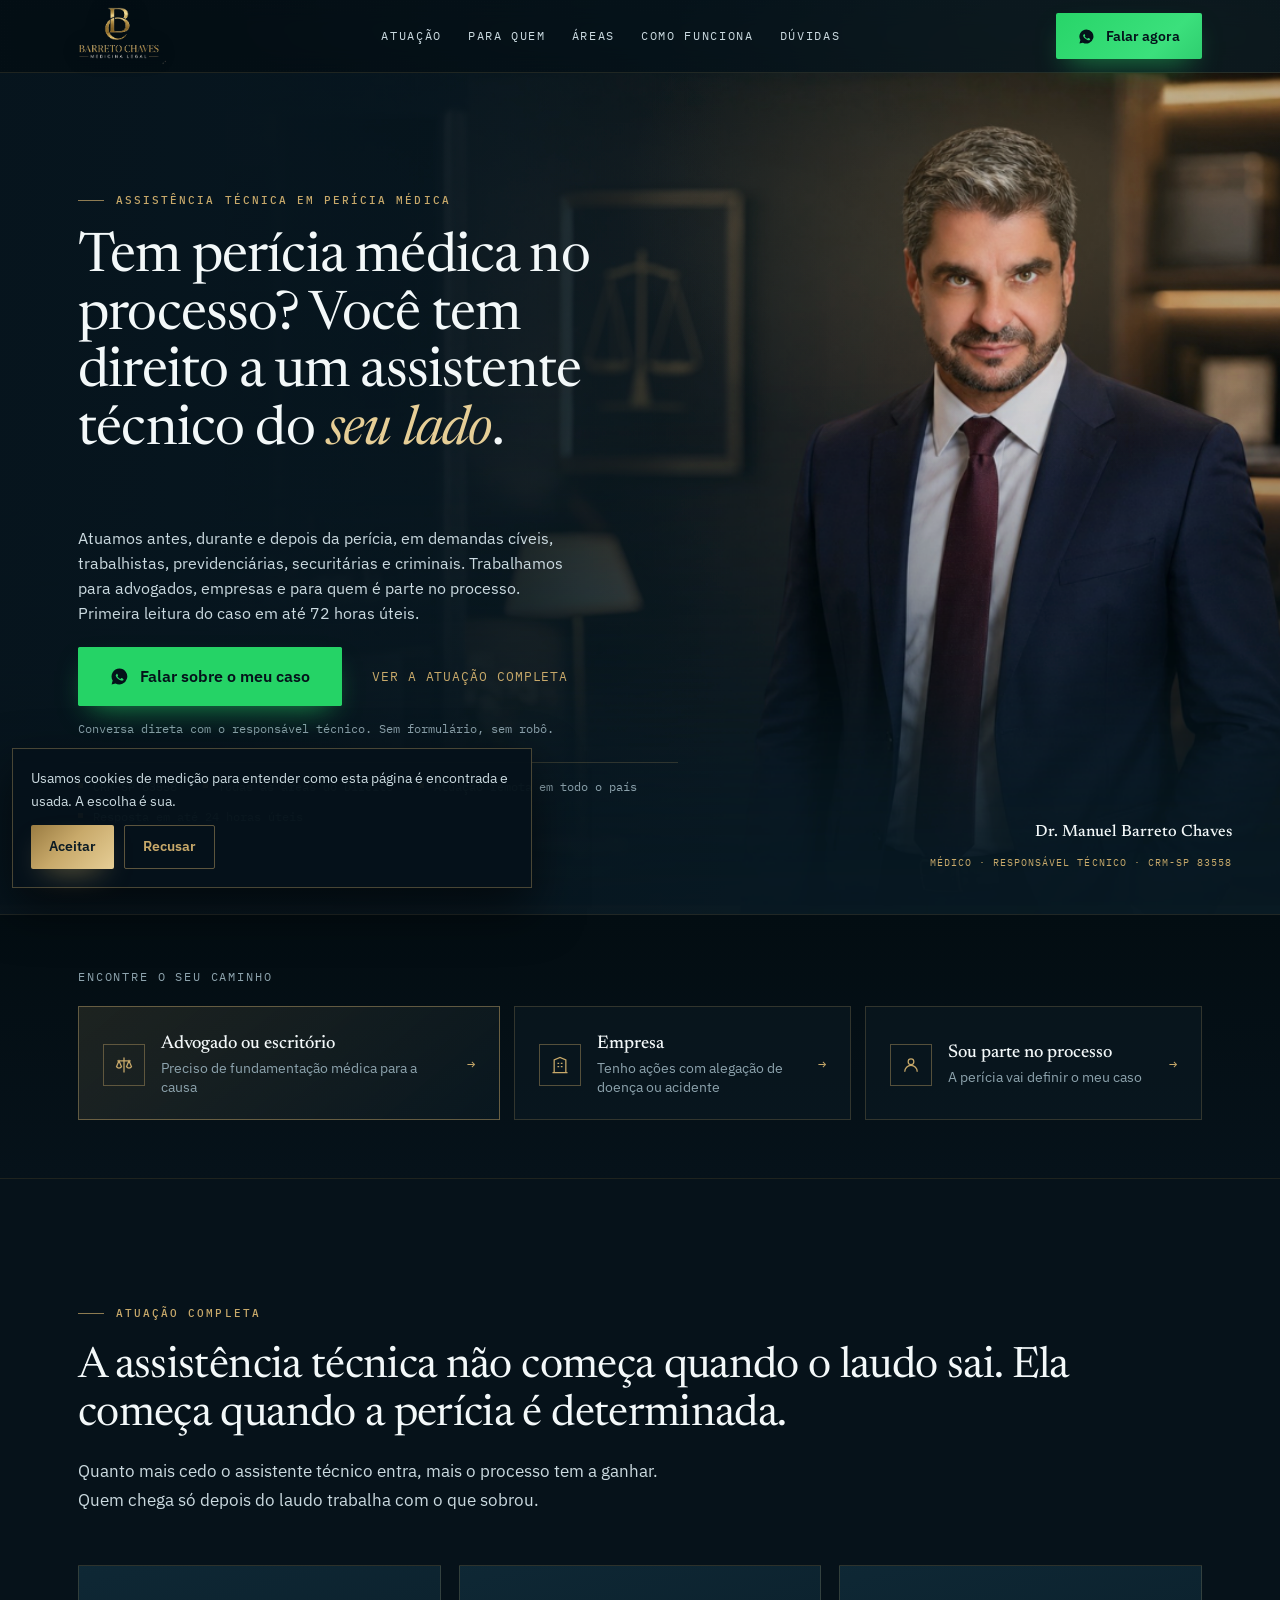
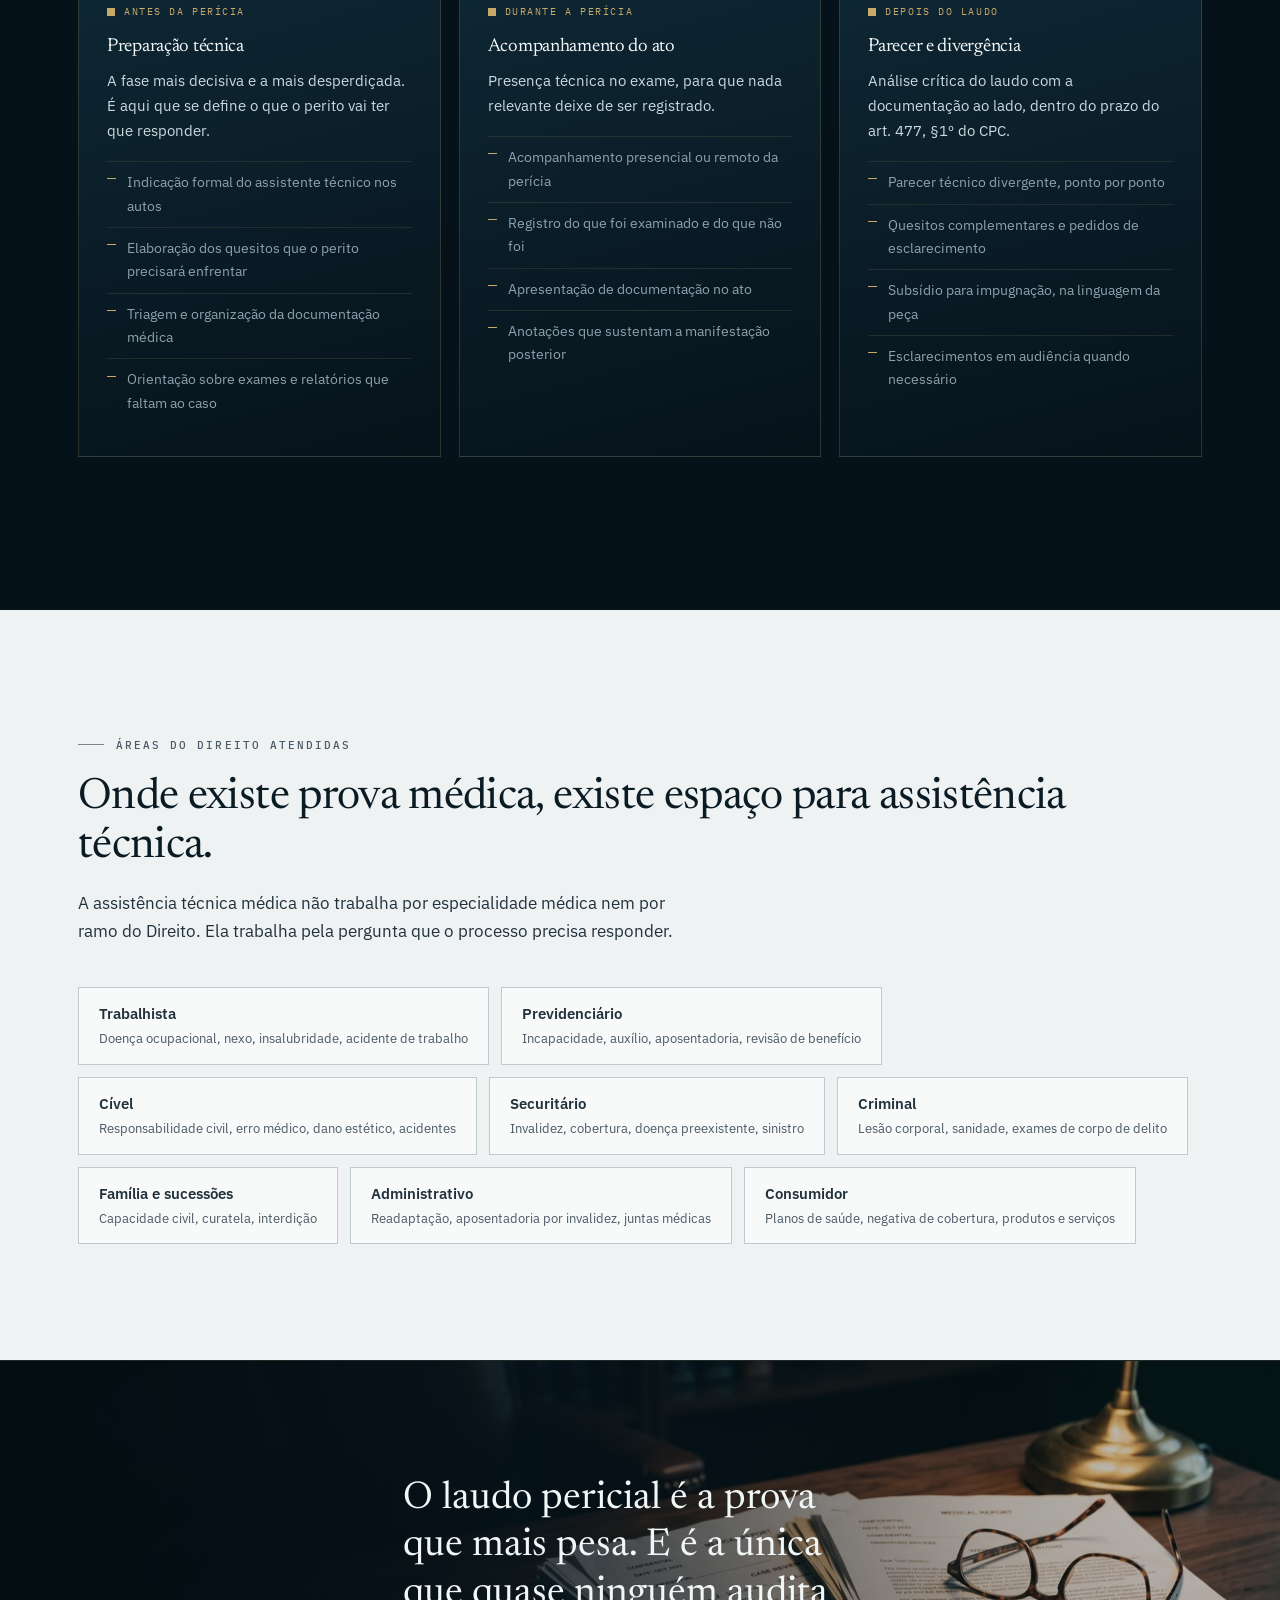
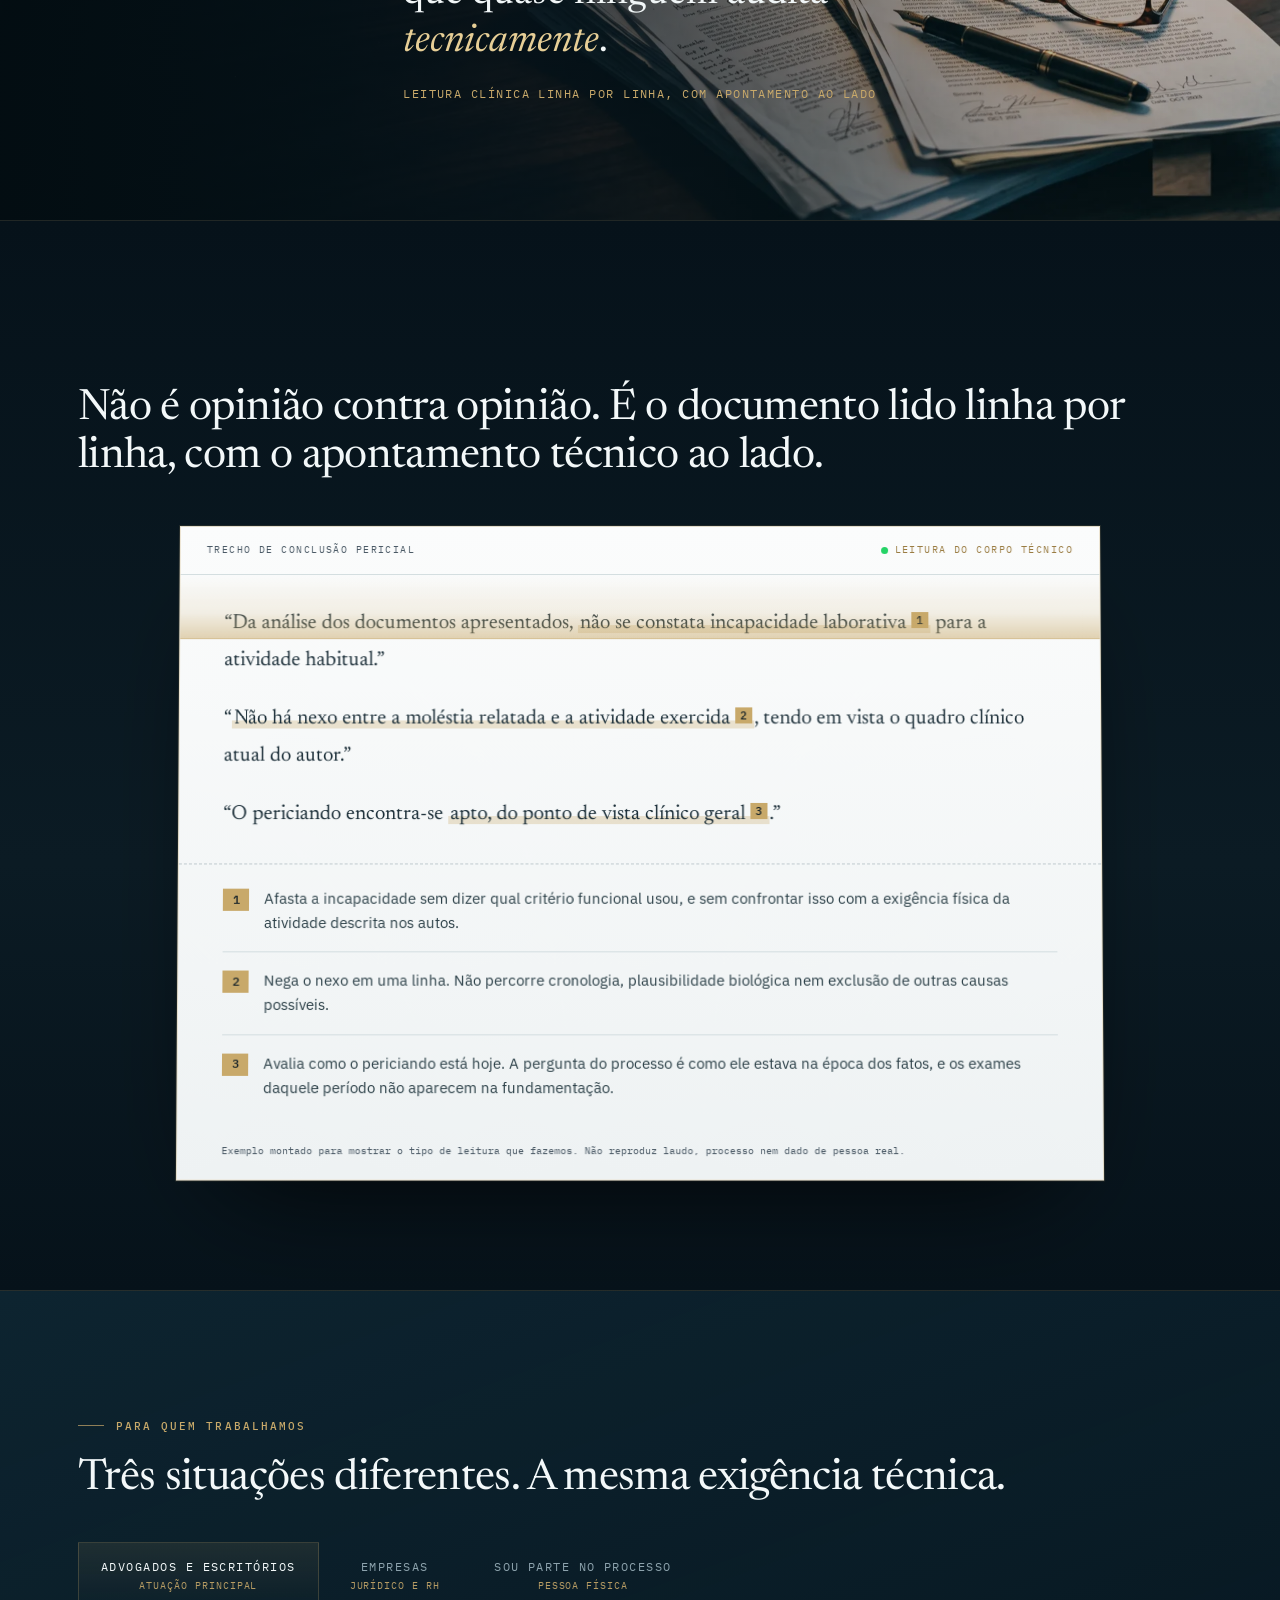
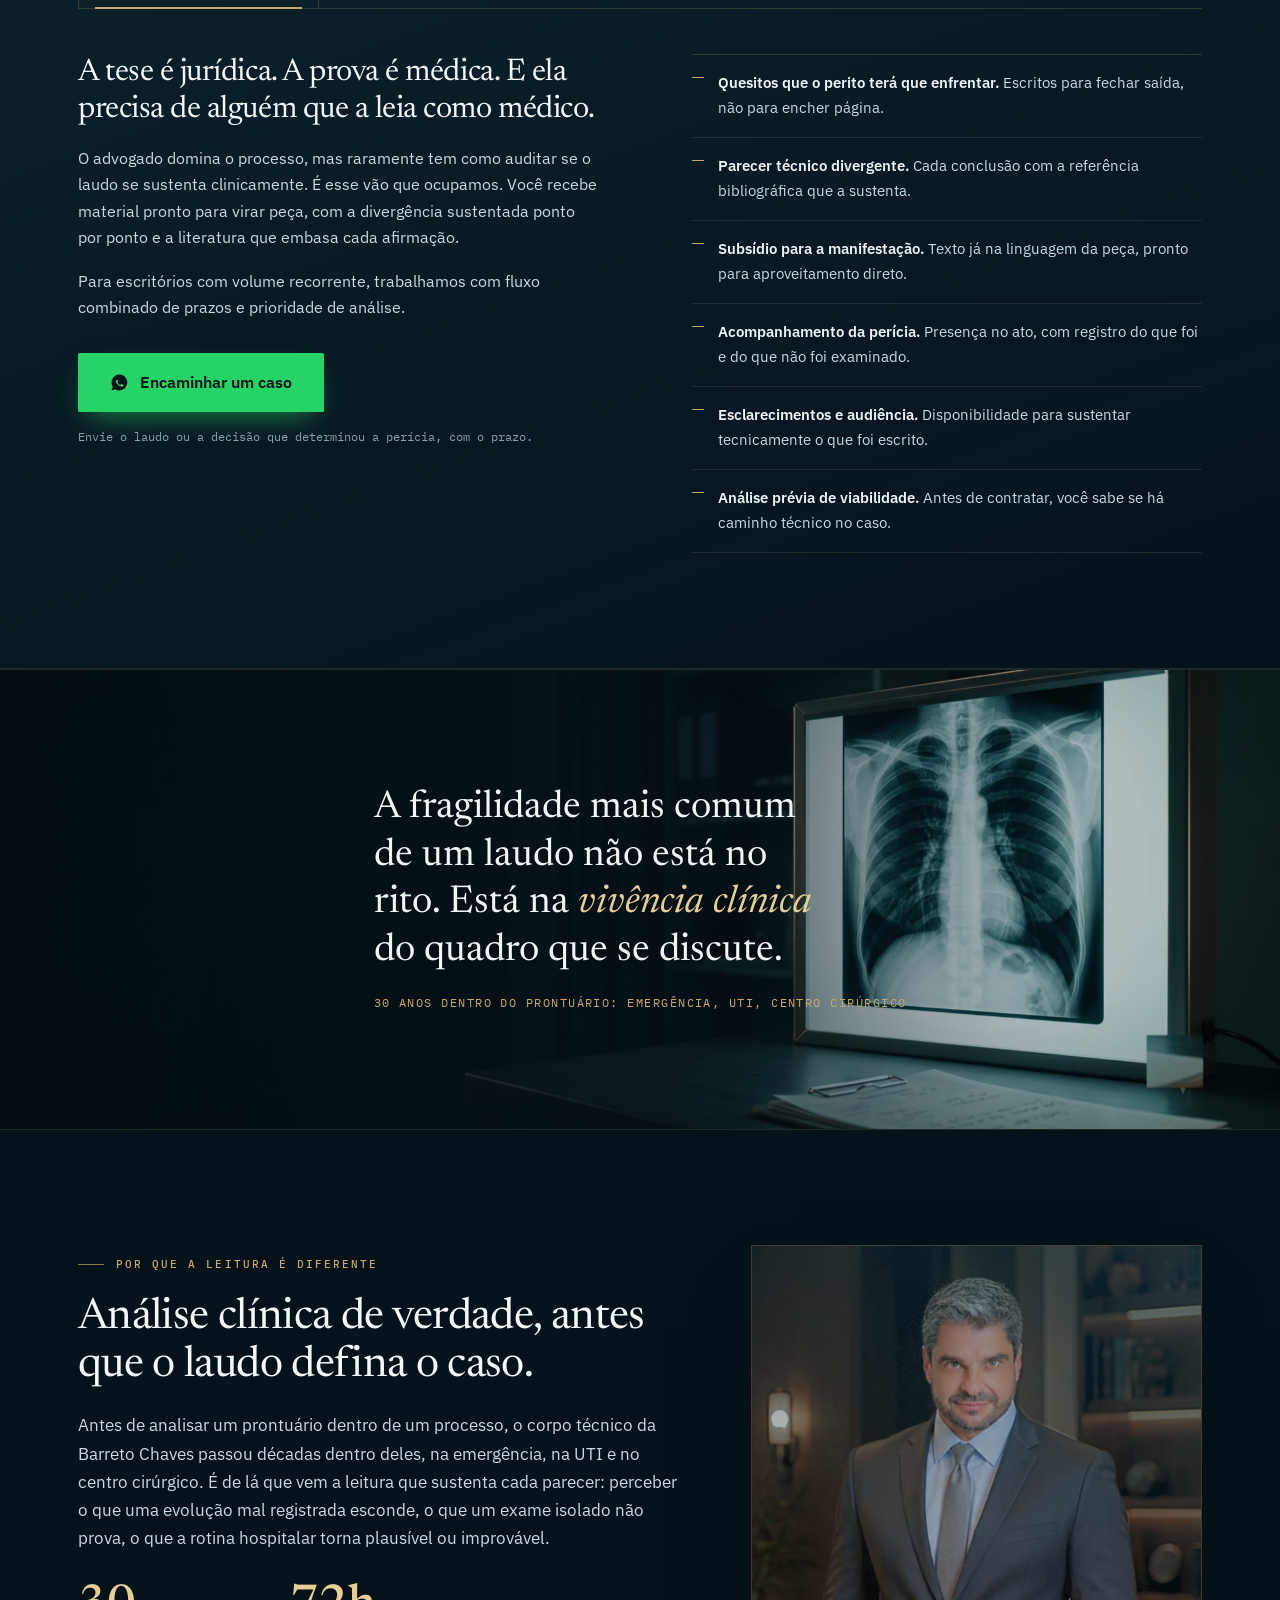
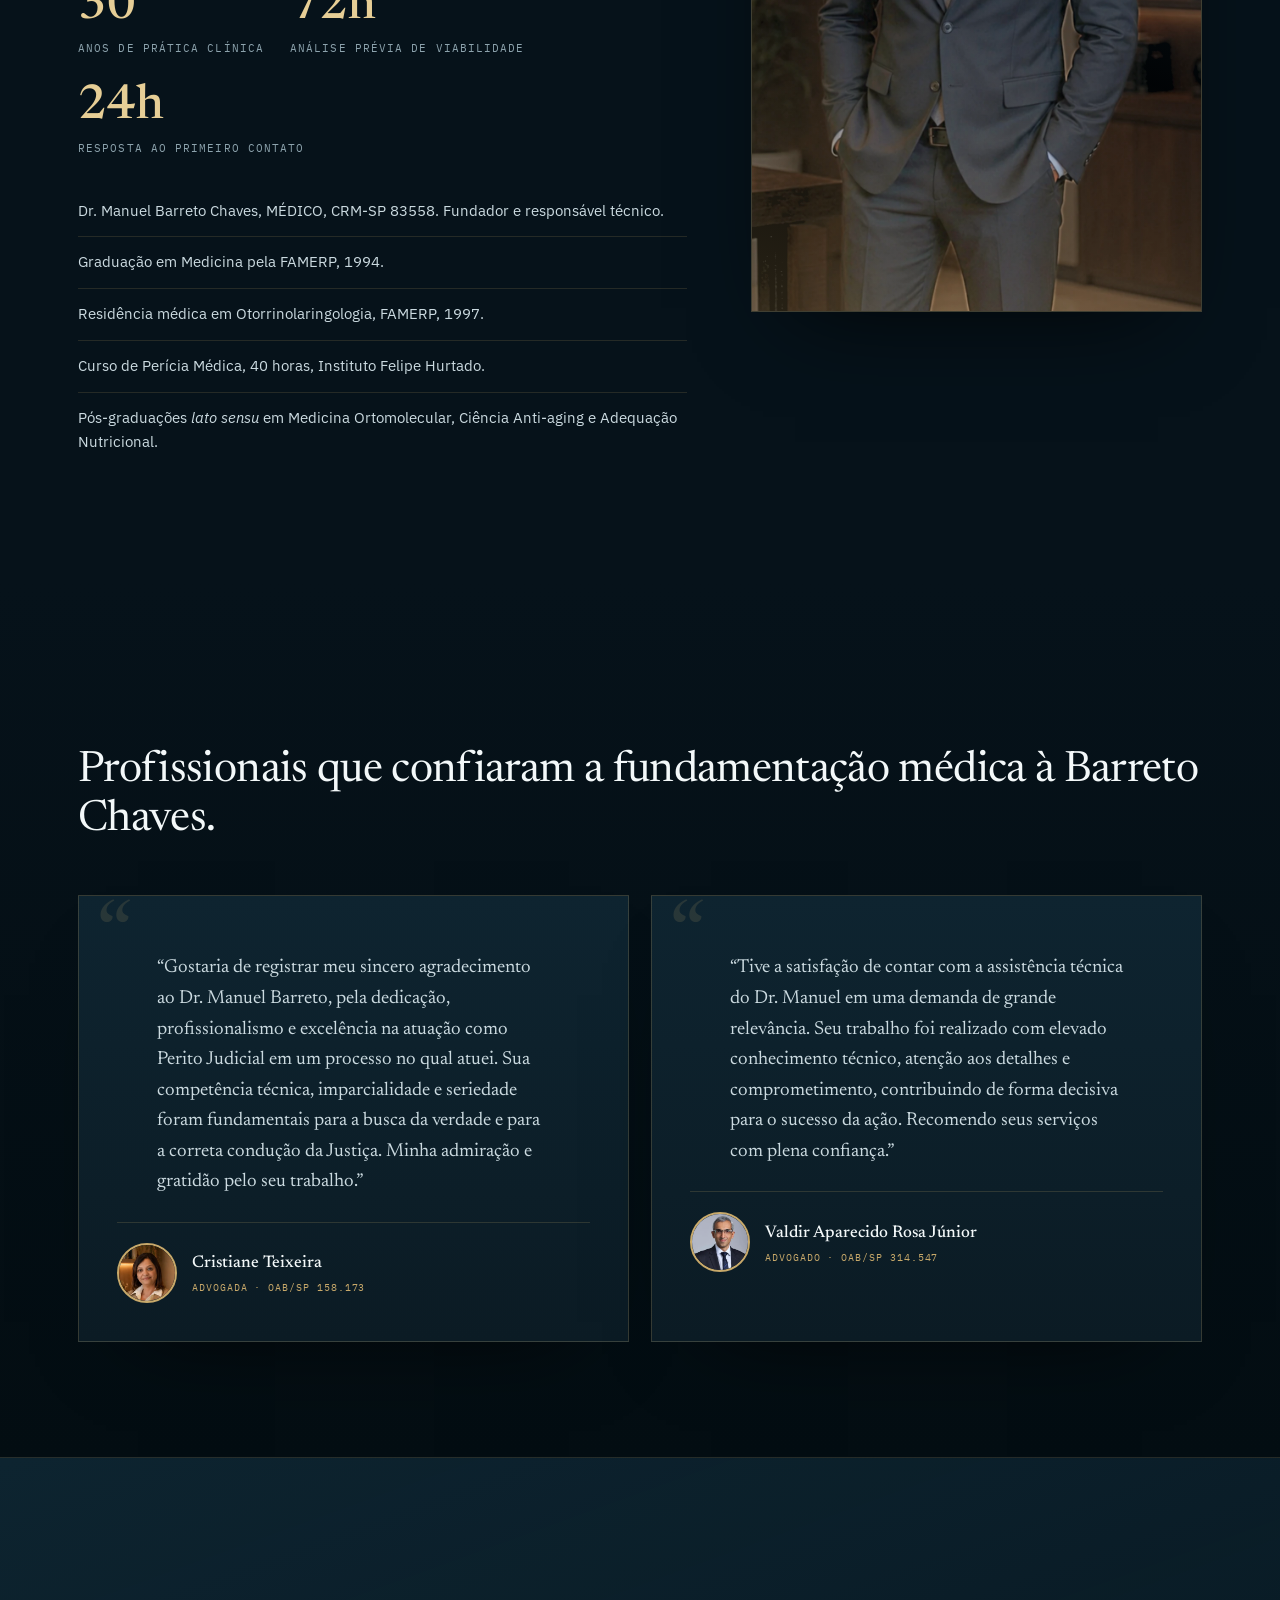
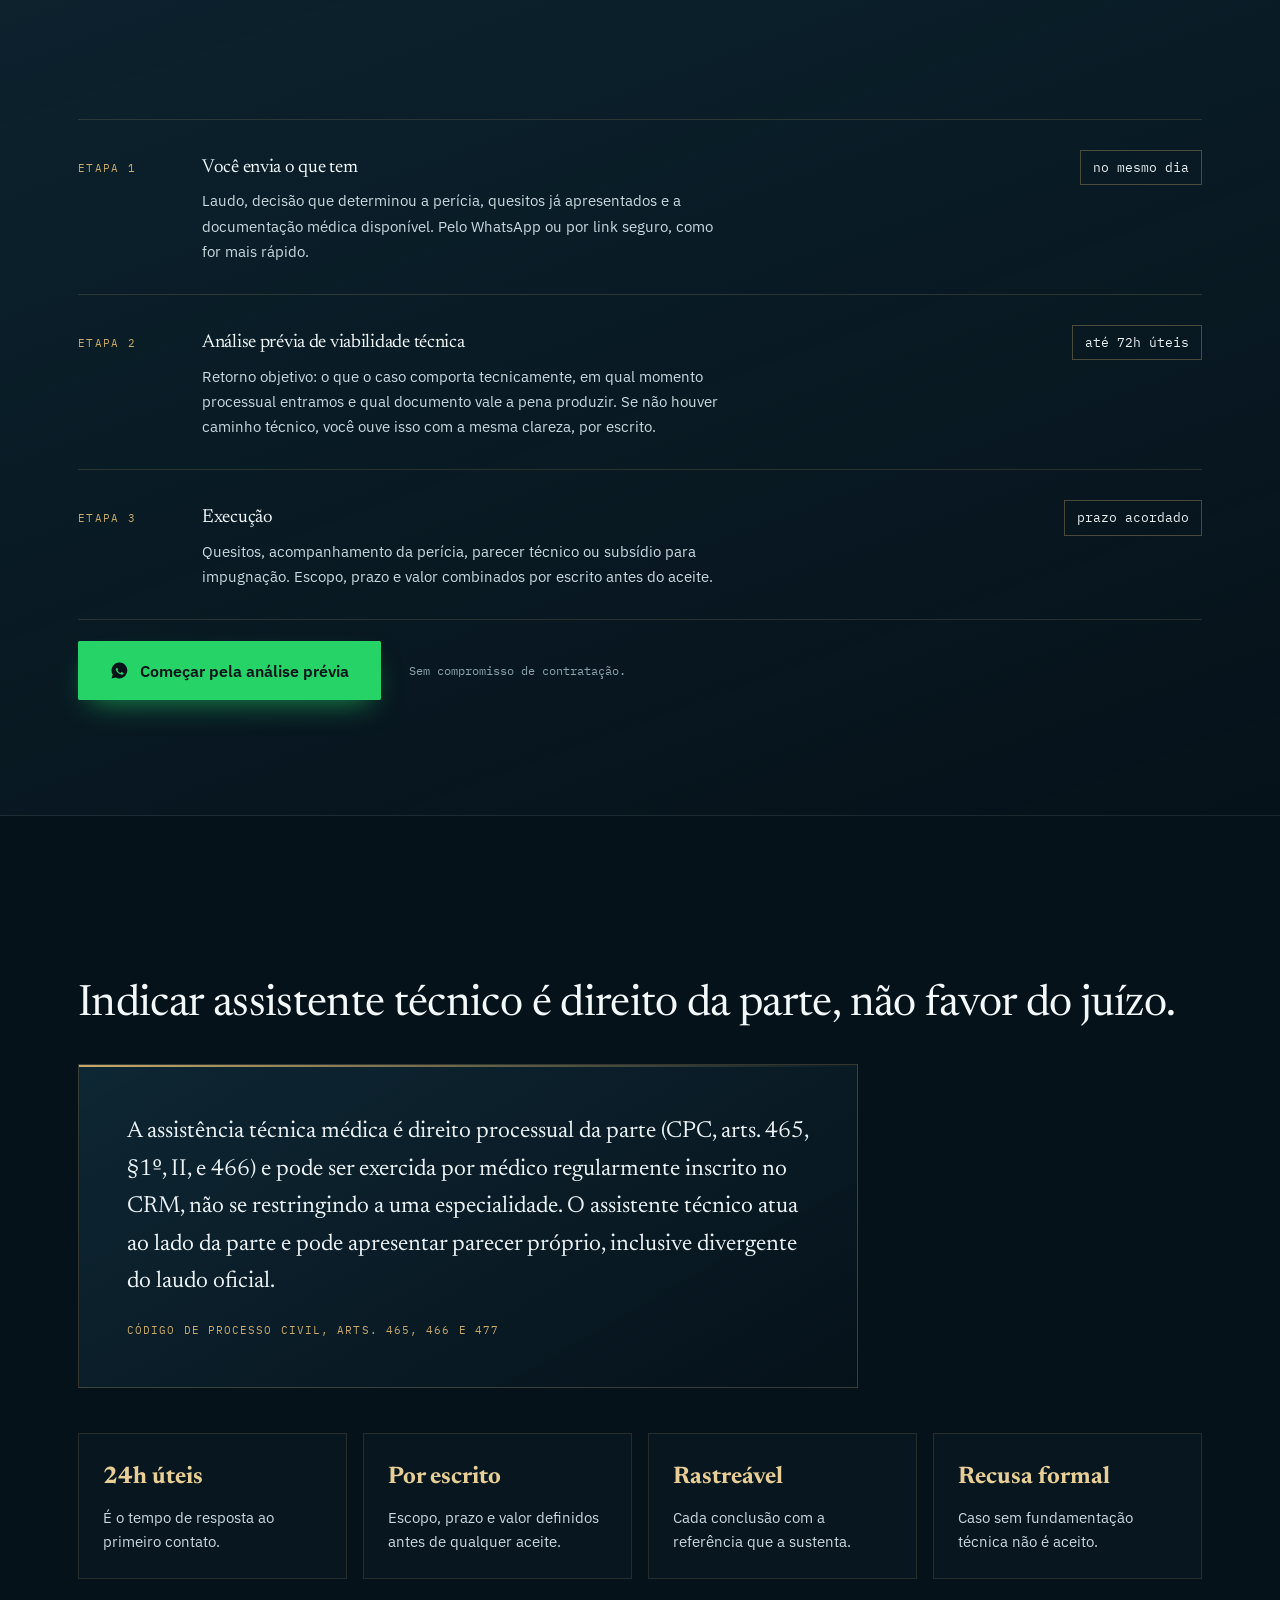
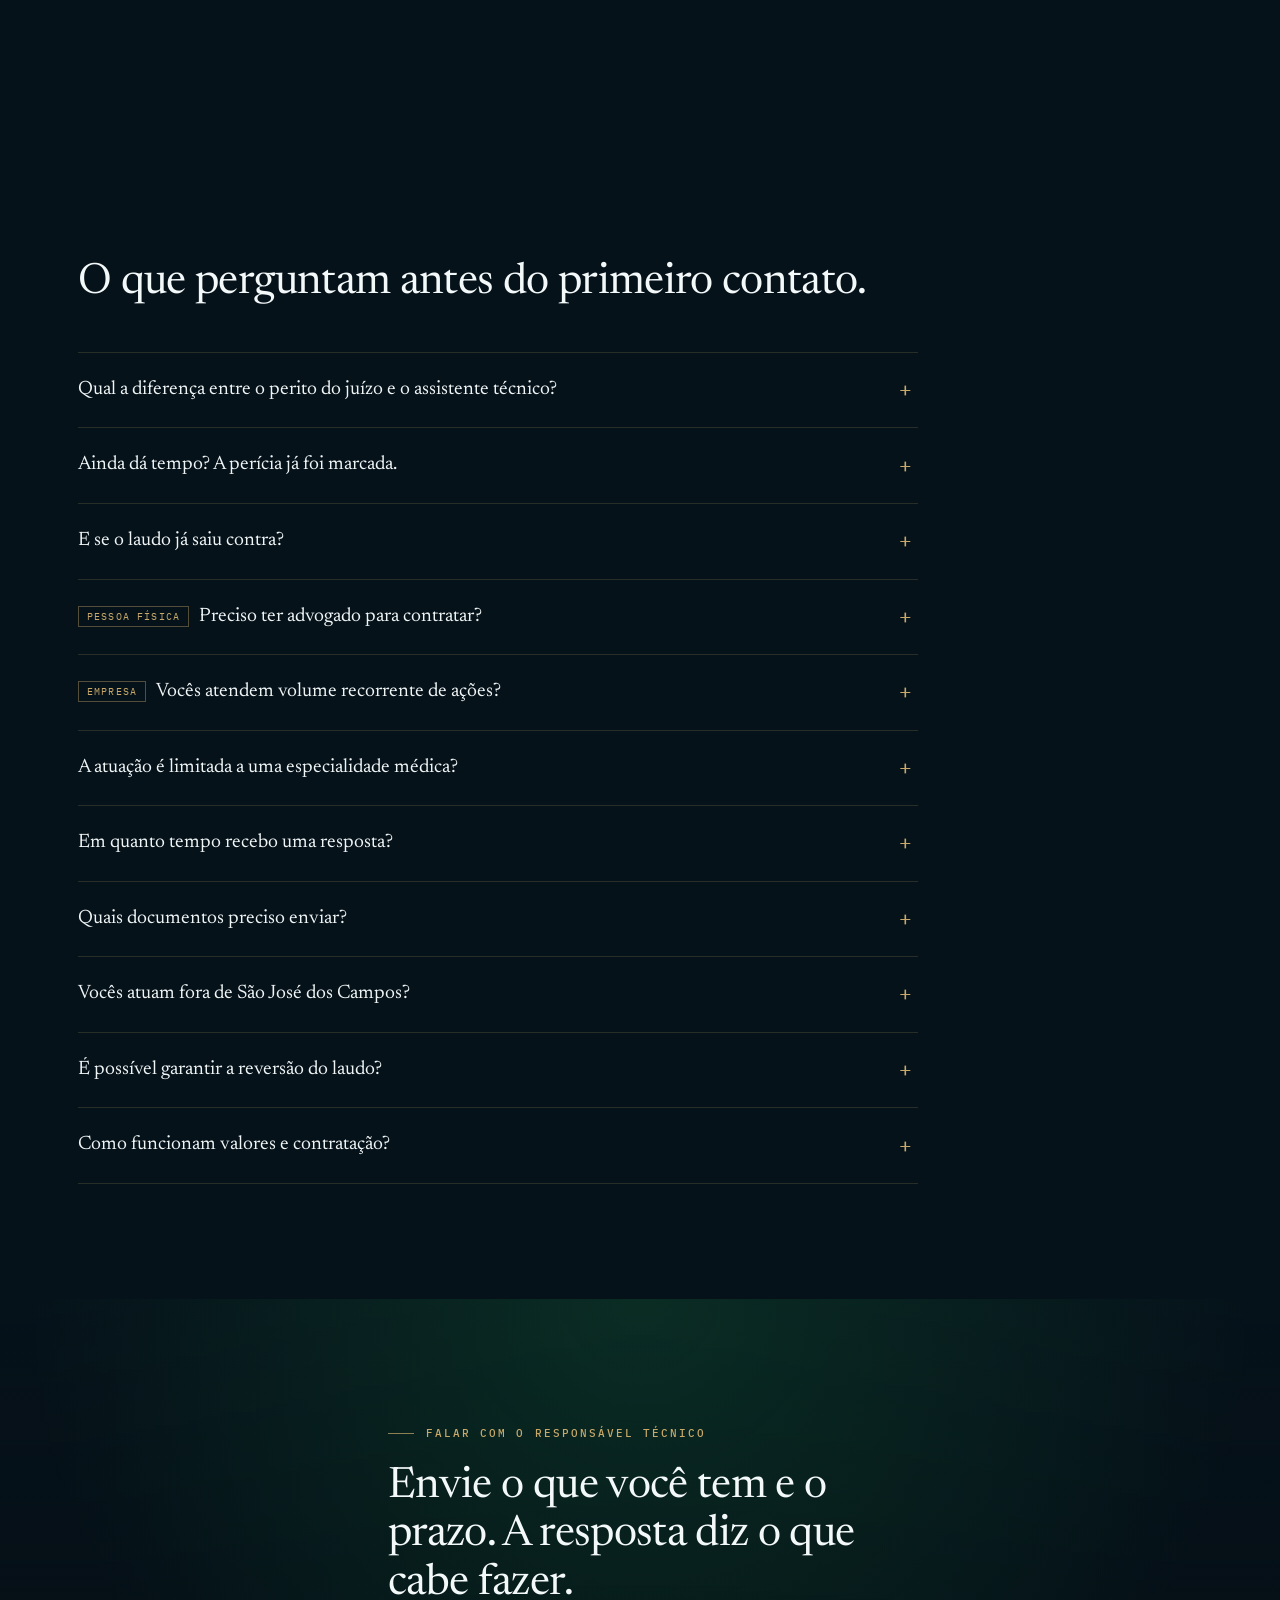
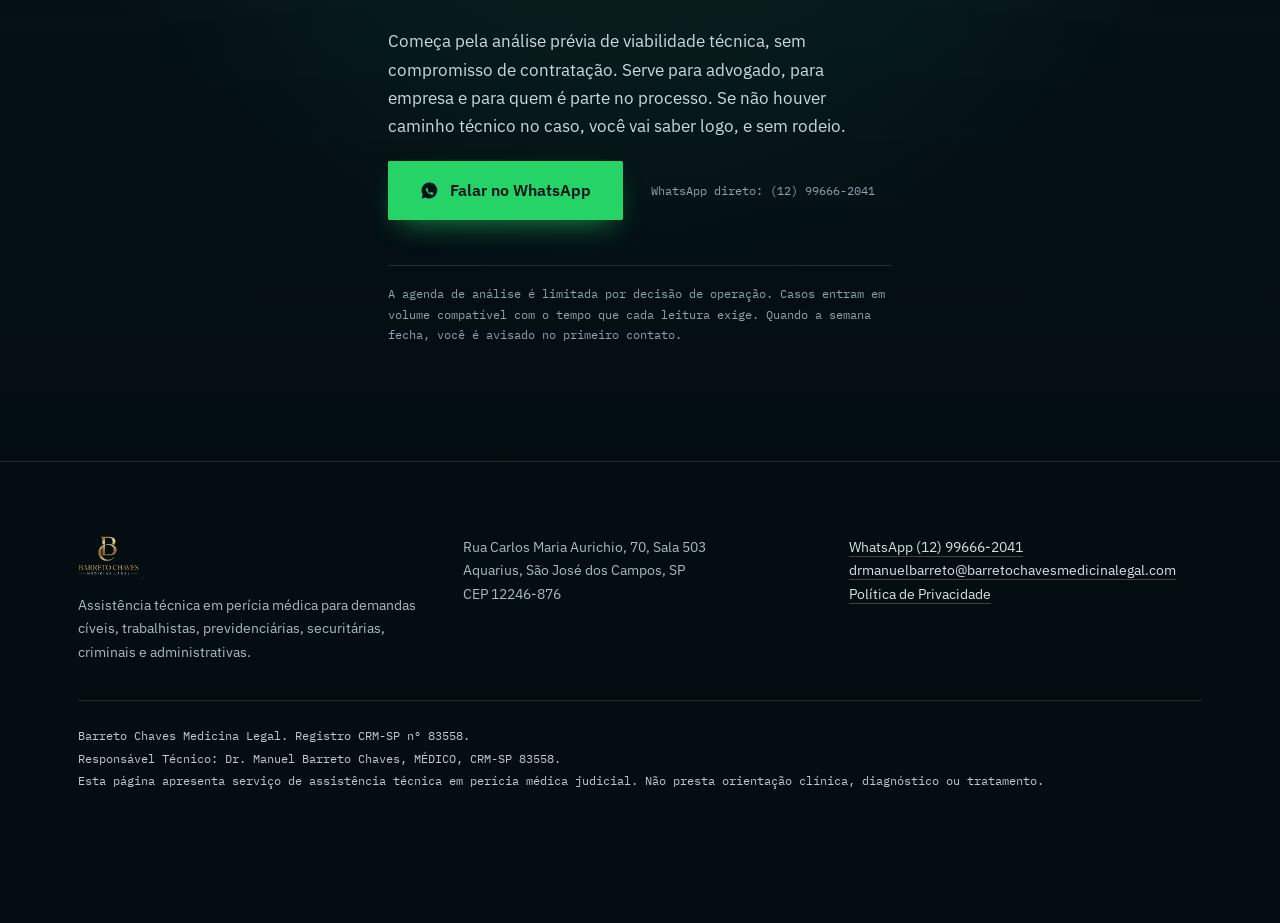
<file: v2/index.html>
<!DOCTYPE html>
<html lang="pt-BR">
<head>
<meta charset="utf-8">
<meta name="viewport" content="width=device-width, initial-scale=1">
<title>Assistência técnica em perícia médica | Advogados, empresas e partes em processo</title>
<meta name="description" content="Assistência técnica médica em processos cíveis, trabalhistas, previdenciários, securitários e criminais. Quesitos, acompanhamento de perícia, parecer técnico e impugnação de laudo. Primeira leitura do caso em até 72 horas úteis. CRM-SP 83558.">
<link rel="canonical" href="https://barretochavesmedicinalegal.com/">
<meta name="robots" content="noindex, nofollow">
<meta property="og:type" content="website">
<meta property="og:locale" content="pt_BR">
<meta property="og:title" content="Assistência técnica em perícia médica">
<meta property="og:description" content="Atuação antes, durante e depois da perícia. Para advogados, empresas e partes em processo. Primeira leitura em até 72 horas úteis.">
<meta property="og:url" content="https://barretochavesmedicinalegal.com/">
<meta name="theme-color" content="#06121A">

<!--
================================================================================
LP v4 · Assistência técnica em perícia médica · Barreto Chaves Medicina Legal

MUDANÇA DE ESCOPO EM RELAÇÃO À v3:
  · Deixa de ser página de "impugnação de laudo" e passa a vender o serviço inteiro.
  · Eixo novo: ANTES / DURANTE / DEPOIS da perícia. O laudo vira uma das etapas.
  · Três ICPs atendidos por interface, não por diluição de copy:
      ICP primário   → advogados e escritórios (peso visual maior, aba padrão)
      ICP secundário → empresas e departamentos jurídicos
      ICP secundário → pessoa física que é parte no processo
  · Cada aba tem CTA próprio, com origem distinta no dataLayer, para o Tintim e o
    GTM medirem qual ICP realmente inicia conversa.

SUBSTITUIR ANTES DE PUBLICAR (busque por "[["):
  [[ROTULO_CONVERSAO]]  rótulo de conversão do Google Ads (AW-18177286407/xxxx)
  83558            registro da PJ no CRM-SP (Res. CFM 2.336/2023, art. 5º)

LINKS DE CONVERSA: ver o objeto WA_LINKS no script, no fim do arquivo.
  Hoje todos os ICPs apontam para o mesmo link Tintim. Se você criar um link por
  ICP no Tintim, basta trocar os valores lá e a segmentação passa a ser medida
  também do lado do Tintim, não só do GTM.

ADICIONAR DEPOIMENTOS: bloco #depoimentos. A grade aceita 2, 3, 4 ou mais cards
sem precisar mexer no CSS. É só duplicar uma <figure class="dep-card">.
================================================================================
-->

<script>
window.dataLayer = window.dataLayer || [];
function gtag(){dataLayer.push(arguments);}
gtag('consent','default',{
  ad_storage:'denied', ad_user_data:'denied', ad_personalization:'denied',
  analytics_storage:'denied', functionality_storage:'granted',
  security_storage:'granted', wait_for_update:500
});
gtag('set','url_passthrough', true);
gtag('set','ads_data_redaction', true);
</script>

<!-- Google Tag Manager -->
<script>(function(w,d,s,l,i){w[l]=w[l]||[];w[l].push({'gtm.start':
new Date().getTime(),event:'gtm.js'});var f=d.getElementsByTagName(s)[0],
j=d.createElement(s),dl=l!='dataLayer'?'&l='+l:'';j.async=true;j.src=
'https://www.googletagmanager.com/gtm.js?id='+i+dl;f.parentNode.insertBefore(j,f);
})(window,document,'script','dataLayer','GTM-WVF89DW4');</script>
<!-- End Google Tag Manager -->

<link rel="preconnect" href="https://fonts.googleapis.com">
<link rel="preconnect" href="https://fonts.gstatic.com" crossorigin>
<link href="https://fonts.googleapis.com/css2?family=Newsreader:ital,opsz,wght@0,6..72,400;0,6..72,500;0,6..72,600;1,6..72,400&family=IBM+Plex+Sans:wght@400;500;600&family=IBM+Plex+Mono:wght@400;500&display=swap" rel="stylesheet">

<style>
/* ============================================================
   1. TOKENS
   ============================================================ */
:root{
  --abyss:#030D12; --deep:#06121A; --ink:#0B1B24; --ink-2:#0E2430;
  --ink-3:#143646; --ink-4:#1C4A5E;
  --paper:#EEF2F3; --paper-2:#F8FAFA; --line:#D3DDE0; --line-2:#BFCACE;
  --text-d:#CBDAE0; --text-d-soft:#8DA3AD; --text-l:#22323C; --muted:#4A5965;
  --mark:#C8A96A; --mark-2:#E6CE96; --mark-deep:#9A7C42; --mark-wash:rgba(200,169,106,.30);
  --wa:#25D366; --wa-deep:#12A150;
  --f-display:"Newsreader",Georgia,"Times New Roman",serif;
  --f-body:"IBM Plex Sans",system-ui,-apple-system,Segoe UI,sans-serif;
  --f-data:"IBM Plex Mono",ui-monospace,SFMono-Regular,Menlo,monospace;
  --measure:60ch; --gut:clamp(20px,5vw,48px);
  --ease:cubic-bezier(.22,.68,.24,1); --maxw:1220px;
}
*,*::before,*::after{box-sizing:border-box}
html{-webkit-text-size-adjust:100%;scroll-behavior:smooth}
body{margin:0;background:var(--deep);color:var(--text-d);font-family:var(--f-body);
  font-size:17px;line-height:1.66;-webkit-font-smoothing:antialiased;overflow-x:hidden}
img{max-width:100%;height:auto;display:block}
a{color:inherit}
h1,h2,h3{font-family:var(--f-display);font-weight:400;letter-spacing:-.015em;margin:0;color:#F3F8F9}
h1{font-size:clamp(1.95rem,4.4vw,3.4rem);line-height:1.06}
h2{font-size:clamp(1.65rem,3.6vw,2.7rem);line-height:1.12}
h3{font-size:1.18rem;line-height:1.3}
p{margin:0 0 1.05em} p:last-child{margin-bottom:0}
strong{font-weight:600;color:#EAF1F3}
.skip{position:absolute;left:-9999px}
.skip:focus{left:12px;top:12px;z-index:99;background:var(--wa);color:#04121A;padding:12px 16px;font-weight:600}
:focus-visible{outline:2px solid var(--wa);outline-offset:3px}
.wrap{max-width:var(--maxw);margin:0 auto;padding:0 var(--gut);position:relative}
.meas{max-width:var(--measure)}
.tag{font-family:var(--f-data);font-size:.71rem;font-weight:500;letter-spacing:.18em;
  text-transform:uppercase;color:var(--mark);margin:0 0 1.25rem;display:inline-flex;align-items:center;gap:12px}
.tag::before{content:"";width:26px;height:1px;background:var(--mark);opacity:.7}

/* ============================================================
   2. FUNDO
   ============================================================ */
.aura{position:fixed;inset:0;z-index:-2;pointer-events:none;background:
  radial-gradient(120% 82% at 82% -8%, rgba(28,74,94,.55) 0%, transparent 56%),
  radial-gradient(70% 60% at 96% 4%, rgba(200,169,106,.14) 0%, transparent 52%),
  radial-gradient(100% 92% at 20% 108%, rgba(20,54,70,.42) 0%, transparent 60%),
  var(--deep)}
.aura::after{content:"";position:absolute;inset:-20%;
  background:radial-gradient(42% 42% at 72% 30%, rgba(200,169,106,.12), transparent 60%),
             radial-gradient(40% 40% at 28% 70%, rgba(28,74,94,.42), transparent 65%);
  animation:drift 28s var(--ease) infinite alternate}
@keyframes drift{0%{transform:translate3d(0,0,0) scale(1)}100%{transform:translate3d(4%,-3%,0) scale(1.14)}}
.grain{position:fixed;inset:0;z-index:-1;pointer-events:none;opacity:.05;
  background-image:radial-gradient(#fff 1px, transparent 1px);background-size:3px 3px}

/* ============================================================
   3. BOTÕES
   ============================================================ */
.btn{position:relative;display:inline-flex;align-items:center;gap:11px;isolation:isolate;
  font-family:var(--f-body);font-size:1.02rem;font-weight:600;line-height:1;
  padding:20px 32px;min-height:58px;text-decoration:none;border:0;cursor:pointer;
  color:#04121A;background:linear-gradient(135deg,var(--wa) 0%,#3BE07C 45%,var(--wa-deep) 100%);
  background-size:180% 180%;background-position:0% 50%;border-radius:2px;
  box-shadow:0 12px 30px -12px rgba(37,211,102,.7);
  transition:transform .22s var(--ease), box-shadow .22s var(--ease), background-position .5s var(--ease);
  overflow:hidden}
.btn:hover{transform:translateY(-2px);background-position:100% 50%;box-shadow:0 18px 40px -12px rgba(37,211,102,.9)}
.btn:active{transform:translateY(0)}
.btn::after{content:"";position:absolute;inset:0;z-index:-1;
  background:linear-gradient(105deg,transparent 30%,rgba(255,255,255,.55) 50%,transparent 70%);
  transform:translateX(-120%);transition:transform .7s var(--ease)}
.btn:hover::after{transform:translateX(120%)}
.btn-pulse::before{content:"";position:absolute;inset:0;z-index:-2;background:var(--wa);
  border-radius:2px;animation:pulse 2.8s ease-out infinite}
@keyframes pulse{0%{opacity:.5;transform:scale(1)}70%{opacity:0;transform:scale(1.16)}100%{opacity:0;transform:scale(1.16)}}
.btn-line{display:inline-flex;align-items:center;gap:9px;min-height:48px;
  font-family:var(--f-data);font-size:.82rem;letter-spacing:.07em;text-transform:uppercase;
  color:var(--mark);text-decoration:none;padding:12px 2px;position:relative}
.btn-line::after{content:"";position:absolute;left:2px;right:100%;bottom:8px;height:1px;
  background:var(--mark);transition:right .4s var(--ease)}
.btn-line:hover::after{right:2px}
.cta-row{margin-top:1.3rem;display:flex;flex-wrap:wrap;gap:16px 28px;align-items:center}
.cta-note{font-family:var(--f-data);font-size:.75rem;line-height:1.5;color:var(--text-d-soft)}

/* ============================================================
   4. RITMO
   ============================================================ */
section{padding:clamp(70px,9vw,140px) 0;position:relative}
.band-line{border-top:1px solid rgba(200,169,106,.16)}
.paper{background:var(--paper);color:var(--text-l)}
.paper h1,.paper h2,.paper h3{color:var(--ink)}
.paper .tag{color:var(--muted)} .paper .tag::before{background:var(--muted)}
.paper strong{color:var(--ink)}
.glass{background:linear-gradient(160deg, rgba(20,54,70,.5) 0%, rgba(6,18,26,.2) 100%);
  border-top:1px solid rgba(200,169,106,.16);border-bottom:1px solid rgba(200,169,106,.08)}
.trace{display:block;width:100%;height:38px;opacity:.5}
.trace path{fill:none;stroke:var(--mark);stroke-width:1.2;stroke-linejoin:round;
  stroke-dasharray:1400;stroke-dashoffset:1400;animation:draw 7s linear infinite}
@keyframes draw{0%{stroke-dashoffset:1400}60%,100%{stroke-dashoffset:-1400}}
.rv{opacity:0;transform:translateY(22px);transition:opacity .8s var(--ease), transform .8s var(--ease)}
.rv.in{opacity:1;transform:none}
.rv.d1{transition-delay:.1s}.rv.d2{transition-delay:.2s}.rv.d3{transition-delay:.3s}.rv.d4{transition-delay:.4s}

/* ============================================================
   5. TOPBAR
   ============================================================ */
.top{position:sticky;top:0;z-index:40;background:rgba(3,13,18,.72);backdrop-filter:blur(12px);
  border-bottom:1px solid rgba(200,169,106,.14);transition:background .3s var(--ease)}
.top.solid{background:rgba(3,13,18,.94)}
.top-in{display:flex;align-items:center;justify-content:space-between;gap:16px;min-height:72px}
.brand img{height:58px;width:auto;filter:drop-shadow(0 2px 10px rgba(0,0,0,.4))}
.top .btn{padding:13px 22px;font-size:.88rem;min-height:46px}
@media (max-width:680px){.brand img{height:50px}}
.nav{display:flex;gap:26px;margin:0 auto}
.nav a{font-family:var(--f-data);font-size:.74rem;letter-spacing:.14em;text-transform:uppercase;
  color:var(--text-d);text-decoration:none;transition:color .2s var(--ease);white-space:nowrap}
.nav a:hover{color:var(--mark)}
.nav-toggle{display:none;flex-direction:column;justify-content:center;gap:5px;width:46px;height:46px;
  border:1px solid rgba(200,169,106,.3);border-radius:8px;background:transparent;cursor:pointer;flex:none}
.nav-toggle span{display:block;width:20px;height:2px;background:var(--mark);margin:0 auto;transition:.2s var(--ease)}
.nav-toggle[aria-expanded="true"] span:nth-child(1){transform:translateY(7px) rotate(45deg)}
.nav-toggle[aria-expanded="true"] span:nth-child(2){opacity:0}
.nav-toggle[aria-expanded="true"] span:nth-child(3){transform:translateY(-7px) rotate(-45deg)}
.mobile-menu[hidden]{display:none}
@media (max-width:960px){
  .nav{display:none} .top .top-btn{display:none} .nav-toggle{display:flex}
  .mobile-menu:not([hidden]){display:flex;flex-direction:column;gap:2px;padding:8px 20px 18px;
    background:rgba(3,13,18,.98);border-top:1px solid rgba(200,169,106,.14)}
  .mobile-menu a{padding:14px 4px;color:var(--text-d);text-decoration:none;font-family:var(--f-data);
    font-size:.8rem;letter-spacing:.12em;text-transform:uppercase;border-bottom:1px solid rgba(255,255,255,.06)}
  .mobile-menu a.btn{display:flex;justify-content:center;margin-top:12px;border-bottom:0;
    text-transform:none;letter-spacing:normal}
}

/* ============================================================
   6. HERO
   ============================================================ */
#hero{position:relative;min-height:min(90vh,880px);display:flex;align-items:center;overflow:hidden;
  background:var(--deep);padding-top:clamp(90px,12vh,150px);padding-bottom:clamp(50px,7vw,88px);
  border-bottom:1px solid rgba(200,169,106,.14)}
.hero-bg{position:absolute;inset:0;width:100%;z-index:0}
.hero-bg picture{display:contents}
.hero-bg img{width:100%;height:100%;object-fit:cover;object-position:50% 32%;
  filter:contrast(1.03) saturate(1.03);transform:scale(1.02);
  animation:heroZoom 22s var(--ease) infinite alternate}
@keyframes heroZoom{0%{transform:scale(1.02)}100%{transform:scale(1.07)}}
.hero-bg .duo{position:absolute;inset:0;pointer-events:none;
  background:linear-gradient(90deg,rgba(6,18,26,.62) 0%,rgba(6,18,26,.34) 32%,rgba(6,18,26,0) 58%)}
.hero-bg .veil{position:absolute;inset:0;pointer-events:none;
  background:radial-gradient(52% 56% at 80% 15%, rgba(200,169,106,.2), transparent 60%)}
.hero-bg .sweep{position:absolute;inset:0;overflow:hidden;pointer-events:none;z-index:1}
.hero-bg .sweep::before{content:"";position:absolute;top:-20%;left:-45%;width:34%;height:150%;
  background:linear-gradient(105deg,transparent,rgba(230,206,150,.2),transparent);
  transform:skewX(-14deg);animation:sweep 7.5s var(--ease) infinite}
@keyframes sweep{0%{left:-45%}55%,100%{left:125%}}
.hero-in{position:relative;z-index:2;width:100%}
.hero-copy{max-width:600px}
.hero-copy h1 .glow{color:var(--mark-2);font-style:italic}
.hero-sub{font-size:1.03rem;color:var(--text-d);max-width:50ch;margin-top:.9rem;line-height:1.52}
.ecg{display:block;width:100%;max-width:340px;height:40px;margin:.7rem 0 .15rem;overflow:visible}
.ecg path{fill:none;stroke:var(--mark);stroke-width:2;stroke-linecap:round;stroke-linejoin:round;
  filter:drop-shadow(0 0 7px rgba(200,169,106,.55));stroke-dasharray:640;stroke-dashoffset:640;
  animation:ecg 3.6s linear infinite}
@keyframes ecg{0%{stroke-dashoffset:640}72%,100%{stroke-dashoffset:-640}}
.hero-id{position:absolute;right:var(--gut);bottom:clamp(22px,4vw,40px);z-index:2;text-align:right}
.hero-id b{display:block;font-family:var(--f-display);font-size:1.02rem;color:#F3F8F9;font-weight:500}
.hero-id span{font-family:var(--f-data);font-size:.64rem;letter-spacing:.1em;text-transform:uppercase;color:var(--mark)}
.proof{margin:1.5rem 0 0;padding:14px 0 0;border-top:1px solid rgba(200,169,106,.2);
  list-style:none;display:flex;flex-wrap:wrap;gap:10px 26px;
  font-family:var(--f-data);font-size:.74rem;color:var(--text-d-soft)}
.proof li{position:relative;padding-left:15px}
.proof li::before{content:"";position:absolute;left:0;top:.5em;width:5px;height:5px;background:var(--mark)}
@media (max-width:960px){
  #hero{min-height:auto;display:block;padding-top:0;padding-bottom:clamp(40px,7vw,60px)}
  .hero-bg{position:relative;width:100%;height:40vh;min-height:250px;max-height:380px}
  .hero-copy .ecg{display:none}
  .hero-bg img{object-position:50% 8%;filter:none;animation:none;transform:none}
  .hero-bg .veil{background:linear-gradient(180deg,rgba(6,18,26,0) 18%,rgba(6,18,26,.42) 50%,rgba(6,18,26,.9) 80%,var(--deep) 100%),
    radial-gradient(60% 50% at 78% 12%, rgba(200,169,106,.16), transparent 60%)}
  .hero-in{max-width:100%;position:relative;z-index:2;margin-top:clamp(-150px,-24vw,-100px)}
  .hero-id{position:static;text-align:left;margin-top:14px}
}

/* ============================================================
   7. PORTAS DE ENTRADA (3 ICPs, logo abaixo do hero)
   ============================================================ */
.doors{background:linear-gradient(180deg,var(--abyss),var(--deep));
  padding:clamp(38px,5vw,58px) 0;border-bottom:1px solid rgba(200,169,106,.14)}
.doors-lead{font-family:var(--f-data);font-size:.72rem;letter-spacing:.16em;text-transform:uppercase;
  color:var(--text-d-soft);margin:0 0 20px}
.door-grid{display:grid;gap:14px;grid-template-columns:1.25fr 1fr 1fr}
@media (max-width:860px){.door-grid{grid-template-columns:1fr}}
.door{display:flex;align-items:center;gap:16px;padding:22px 24px;text-decoration:none;
  border:1px solid rgba(200,169,106,.22);background:rgba(11,27,36,.55);
  transition:transform .3s var(--ease),border-color .3s var(--ease),background .3s var(--ease)}
.door:hover{transform:translateY(-4px);border-color:rgba(200,169,106,.6);background:rgba(20,54,70,.5)}
.door.primary{background:linear-gradient(140deg,rgba(200,169,106,.13),rgba(11,27,36,.6));
  border-color:rgba(200,169,106,.45)}
.door .ic{flex:none;width:42px;height:42px;display:grid;place-items:center;
  border:1px solid rgba(200,169,106,.4);color:var(--mark)}
.door b{display:block;font-family:var(--f-display);font-size:1.15rem;color:#F3F8F9;font-weight:500;line-height:1.2}
.door span{display:block;font-size:.85rem;color:var(--text-d-soft);margin-top:4px;line-height:1.4}
.door .arw{margin-left:auto;color:var(--mark);font-family:var(--f-data);transition:transform .3s var(--ease)}
.door:hover .arw{transform:translateX(4px)}

/* ============================================================
   8. LINHA DO TEMPO: ANTES / DURANTE / DEPOIS
   ============================================================ */
.moments{list-style:none;padding:0;margin:clamp(2.4rem,4vw,3.4rem) 0 0;display:grid;gap:18px}
@media (min-width:880px){.moments{grid-template-columns:repeat(3,1fr)}}
.moment{position:relative;padding:30px 28px 32px;
  background:linear-gradient(165deg,rgba(28,74,94,.4),rgba(6,18,26,.5));
  border:1px solid rgba(200,169,106,.2);
  transition:transform .35s var(--ease),border-color .35s var(--ease)}
.moment:hover{transform:translateY(-6px);border-color:rgba(200,169,106,.55)}
.moment .when{display:inline-flex;align-items:center;gap:9px;font-family:var(--f-data);
  font-size:.65rem;letter-spacing:.15em;text-transform:uppercase;color:var(--mark);margin-bottom:14px}
.moment .when i{width:8px;height:8px;background:var(--mark);display:block;font-style:normal}
.moment h3{margin-bottom:.6rem}
.moment p{font-size:.94rem;color:var(--text-d);margin:0 0 1.1rem}
.moment ul{list-style:none;padding:0;margin:0;font-size:.88rem}
.moment ul li{padding:9px 0 9px 20px;border-top:1px solid rgba(200,169,106,.14);
  color:var(--text-d-soft);position:relative}
.moment ul li::before{content:"";position:absolute;left:0;top:1.15em;width:9px;height:1px;background:var(--mark)}

/* ============================================================
   9. ÁREAS DO DIREITO
   ============================================================ */
.areas{list-style:none;padding:0;margin:2.6rem 0 0;display:flex;flex-wrap:wrap;gap:12px}
.areas li{border:1px solid var(--line-2);padding:13px 20px;font-size:.92rem;color:var(--text-l);
  background:var(--paper-2);transition:border-color .25s var(--ease),transform .25s var(--ease)}
.areas li:hover{border-color:var(--mark);transform:translateY(-3px)}
.areas li b{font-weight:600;display:block;font-size:.96rem}
.areas li span{font-size:.8rem;color:var(--muted)}

/* ============================================================
   10. DOCUMENTO ANOTADO
   ============================================================ */
.reading{background:linear-gradient(180deg,var(--deep),var(--ink) 60%,var(--deep))}
.doc{position:relative;margin:2.8rem auto 0;max-width:920px;
  background:linear-gradient(180deg,#FBFCFC 0%,#EEF2F3 100%);color:var(--text-l);
  border:1px solid rgba(200,169,106,.3);
  box-shadow:0 50px 110px -50px rgba(0,0,0,.85), 0 0 0 1px rgba(200,169,106,.12);
  transform:perspective(1800px) rotateX(1.4deg);transform-origin:top center}
.doc-head{display:flex;justify-content:space-between;gap:12px;flex-wrap:wrap;padding:15px 26px;
  border-bottom:1px solid var(--line);font-family:var(--f-data);font-size:.64rem;
  letter-spacing:.14em;text-transform:uppercase;color:var(--muted)}
.doc-head .live{display:inline-flex;align-items:center;gap:7px;color:var(--mark-deep)}
.doc-head .live::before{content:"";width:7px;height:7px;border-radius:50%;background:var(--wa);animation:blink 2s ease-out infinite}
@keyframes blink{0%{box-shadow:0 0 0 0 rgba(37,211,102,.5)}70%{box-shadow:0 0 0 7px rgba(37,211,102,0)}100%{box-shadow:0 0 0 0 rgba(37,211,102,0)}}
.doc-body{padding:30px clamp(22px,4vw,44px) 12px;margin:0;position:relative}
.doc-body p{font-family:var(--f-display);font-size:clamp(1.02rem,2vw,1.28rem);line-height:1.8;color:#1B2E38}
.doc-body p+p{margin-top:1em}
mark{background:linear-gradient(to top,var(--mark-wash) 0 42%,transparent 42%);color:inherit;padding:0 2px;
  transition:background .3s var(--ease)}
mark:hover{background:linear-gradient(to top,rgba(200,169,106,.5) 0 92%,transparent 92%)}
mark sup{font-family:var(--f-data);font-size:.54em;font-weight:500;color:#101E26;
  background:var(--mark);padding:1px 5px;margin-left:5px;vertical-align:.4em}
.doc-body .scan{position:absolute;left:0;right:0;top:0;height:64px;pointer-events:none;opacity:0;
  background:linear-gradient(180deg,transparent,rgba(200,169,106,.16) 60%,rgba(200,169,106,.5));
  border-bottom:1px solid rgba(200,169,106,.7)}
.doc.in .doc-body .scan{opacity:1;animation:scan 4.4s var(--ease) 1}
@keyframes scan{0%{top:0}88%,100%{top:calc(100% - 64px)}}
.notes{list-style:none;margin:18px 0 0;padding:6px clamp(22px,4vw,44px) 26px;border-top:1px dashed var(--line-2)}
.notes li{display:grid;grid-template-columns:26px 1fr;gap:15px;padding:16px 0;font-size:.94rem;
  line-height:1.6;color:#2C4048;border-bottom:1px solid var(--line);
  opacity:0;transform:translateX(-10px);transition:opacity .6s var(--ease), transform .6s var(--ease)}
.notes li:last-child{border-bottom:0}
.doc.in .notes li{opacity:1;transform:none}
.doc.in .notes li:nth-child(1){transition-delay:2.6s}
.doc.in .notes li:nth-child(2){transition-delay:3s}
.doc.in .notes li:nth-child(3){transition-delay:3.4s}
.notes .n{font-family:var(--f-data);font-size:.72rem;font-weight:500;color:#101E26;background:var(--mark);
  height:22px;display:grid;place-items:center;margin-top:2px}
.doc-foot{padding:0 clamp(22px,4vw,44px) 20px;font-family:var(--f-data);font-size:.63rem;line-height:1.6;color:var(--muted)}

/* ============================================================
   11. BANDAS
   ============================================================ */
.band{position:relative;min-height:clamp(290px,40vw,460px);display:flex;align-items:center;
  overflow:hidden;border-top:1px solid rgba(200,169,106,.14);border-bottom:1px solid rgba(200,169,106,.14)}
.band .motif{position:absolute;inset:0;width:100%;height:100%;object-fit:cover;object-position:center right;z-index:0}
.band .veil{position:absolute;inset:0;z-index:1;
  background:linear-gradient(90deg,rgba(3,13,18,.95) 0%,rgba(6,18,26,.78) 40%,rgba(6,18,26,.32) 78%,rgba(6,18,26,.2) 100%)}
.band .wrap{position:relative;z-index:2}
.band .q{font-family:var(--f-display);font-size:clamp(1.45rem,3.2vw,2.4rem);line-height:1.24;
  color:#F1F6F7;max-width:21ch;margin:0}
.band .q em{color:var(--mark-2)}
.band .qa{margin-top:18px;font-family:var(--f-data);font-size:.76rem;letter-spacing:.12em;
  text-transform:uppercase;color:var(--mark)}

/* ============================================================
   12. ABAS POR ICP  (o coração da página)
   ============================================================ */
.tabs{display:flex;gap:8px;flex-wrap:wrap;margin:2.4rem 0 0;border-bottom:1px solid rgba(200,169,106,.2);padding-bottom:0}
.tab{appearance:none;background:transparent;border:1px solid transparent;border-bottom:0;cursor:pointer;
  font-family:var(--f-data);font-size:.76rem;letter-spacing:.12em;text-transform:uppercase;
  color:var(--text-d-soft);padding:16px 22px;min-height:52px;position:relative;transition:color .25s var(--ease)}
.tab::after{content:"";position:absolute;left:16px;right:16px;bottom:-1px;height:2px;background:var(--mark);
  transform:scaleX(0);transform-origin:center;transition:transform .35s var(--ease)}
.tab:hover{color:var(--mark-2)}
.tab[aria-selected="true"]{color:#F3F8F9;background:linear-gradient(180deg,rgba(200,169,106,.1),transparent);
  border-color:rgba(200,169,106,.24)}
.tab[aria-selected="true"]::after{transform:scaleX(1)}
.tab .mini{display:block;font-size:.6rem;letter-spacing:.1em;color:var(--mark);margin-top:5px;opacity:.9}
.panel{padding-top:clamp(2rem,3.5vw,3rem)}
.panel[hidden]{display:none}
.panel-grid{display:grid;grid-template-columns:minmax(0,1.05fr) minmax(0,.95fr);gap:clamp(26px,4vw,58px);align-items:start}
@media (max-width:900px){.panel-grid{grid-template-columns:1fr}}
.panel h3{font-size:clamp(1.4rem,2.6vw,1.95rem);line-height:1.2;margin-bottom:1rem}
.panel .lede{font-size:1rem;color:var(--text-d);max-width:52ch}
.deliver{list-style:none;padding:0;margin:0;border-top:1px solid rgba(200,169,106,.2)}
.deliver li{padding:16px 0 16px 26px;border-bottom:1px solid rgba(200,169,106,.14);
  font-size:.94rem;color:var(--text-d);position:relative}
.deliver li::before{content:"";position:absolute;left:0;top:1.5em;width:12px;height:1px;background:var(--mark)}
.deliver li b{color:#EFF4F5;font-weight:600}
.panel .cta-row{margin-top:2rem}

/* ============================================================
   13. DIFERENCIAL / DEPOIMENTOS / COMPROMISSOS
   ============================================================ */
.split{display:grid;grid-template-columns:minmax(0,1fr) minmax(0,.74fr);gap:clamp(32px,5vw,70px);align-items:start}
@media (max-width:920px){.split{grid-template-columns:1fr}}
.frame{position:relative;overflow:hidden;border:1px solid rgba(200,169,106,.3);
  box-shadow:0 40px 90px -44px rgba(0,0,0,.8)}
.frame img{filter:contrast(1.03) saturate(1.03);transform:scale(1.02);
  transition:transform 1.1s var(--ease), filter .6s var(--ease)}
.frame::after{content:"";position:absolute;inset:0;pointer-events:none;
  background:linear-gradient(200deg,rgba(28,74,94,.5),rgba(6,18,26,.2) 55%,rgba(200,169,106,.2))}
.frame:hover img{transform:scale(1.06)}
.stat{display:flex;gap:26px;flex-wrap:wrap;margin:1.9rem 0 .4rem}
.stat b{font-family:var(--f-display);font-size:clamp(2.2rem,4vw,3rem);color:var(--mark-2);
  line-height:1;font-weight:500;display:block}
.stat span{font-family:var(--f-data);font-size:.68rem;letter-spacing:.1em;text-transform:uppercase;
  color:var(--text-d-soft);margin-top:8px;display:block}
.cv{list-style:none;padding:0;margin:1.8rem 0 0;font-size:.93rem}
.cv li{padding:13px 0;border-top:1px solid rgba(200,169,106,.16);color:var(--text-d)}
.cv li:first-child{border-top:0}

#depoimentos{background:linear-gradient(180deg,var(--deep),var(--abyss))}
.dep-grid{display:grid;grid-template-columns:repeat(auto-fit,minmax(330px,1fr));gap:22px;margin-top:clamp(2.2rem,4vw,3.2rem)}
.dep-card{margin:0;background:linear-gradient(180deg,var(--ink-2),var(--ink));
  border:1px solid rgba(200,169,106,.22);box-shadow:0 40px 90px -60px rgba(0,0,0,.9);
  padding:clamp(26px,3vw,40px) clamp(24px,3vw,38px);position:relative;overflow:hidden}
.dep-card::before{content:"\201C";position:absolute;top:2px;left:18px;font-family:var(--f-display);
  font-size:5.5rem;line-height:1;color:var(--mark);opacity:.14;pointer-events:none}
.dep-quote{font-family:var(--f-display);font-size:clamp(1rem,1.5vw,1.18rem);line-height:1.62;
  color:var(--text-d);position:relative;z-index:1}
.dep-author{display:flex;align-items:center;gap:15px;margin-top:24px;padding-top:20px;
  border-top:1px solid rgba(200,169,106,.18)}
.dep-author img{width:60px;height:60px;border-radius:50%;object-fit:cover;border:2px solid var(--mark);flex-shrink:0}
.dep-author b{display:block;font-family:var(--f-display);font-size:1.06rem;color:#F3F8F9;font-weight:500}
.dep-author span{font-family:var(--f-data);font-size:.65rem;letter-spacing:.09em;text-transform:uppercase;
  color:var(--mark);margin-top:2px;display:block}

.flow{list-style:none;padding:0;margin:3rem 0 0}
.flow li{display:grid;grid-template-columns:88px minmax(0,1fr) auto;gap:clamp(16px,3vw,36px);
  padding:30px 0;border-top:1px solid rgba(200,169,106,.18);align-items:baseline;transition:padding-left .3s var(--ease)}
.flow li:hover{padding-left:12px}
.flow li:last-child{border-bottom:1px solid rgba(200,169,106,.18)}
.flow .step{font-family:var(--f-data);font-size:.68rem;letter-spacing:.12em;text-transform:uppercase;color:var(--mark)}
.flow .when{font-family:var(--f-data);font-size:.8rem;color:#EAF1F3;white-space:nowrap;
  border:1px solid rgba(200,169,106,.35);padding:6px 12px}
.flow p{font-size:.95rem;color:var(--text-d);margin:.5rem 0 0;max-width:58ch}
@media (max-width:740px){.flow li{grid-template-columns:1fr;gap:6px}.flow .when{justify-self:start;margin-top:10px}}

.legal{position:relative;padding:clamp(28px,4vw,48px);max-width:78ch;
  background:linear-gradient(150deg,rgba(28,74,94,.38),rgba(6,18,26,.55));border:1px solid rgba(200,169,106,.24)}
.legal::before{content:"";position:absolute;left:0;top:0;width:100%;height:2px;
  background:linear-gradient(90deg,var(--mark),transparent)}
.legal q{font-family:var(--f-display);font-size:clamp(1.1rem,2.2vw,1.45rem);line-height:1.62;
  quotes:none;display:block;color:#EDF3F4}
.legal cite{display:block;font-family:var(--f-data);font-size:.68rem;font-style:normal;
  letter-spacing:.1em;text-transform:uppercase;color:var(--mark);margin-top:20px}
.pledges{list-style:none;padding:0;margin:2.8rem 0 0;display:grid;gap:16px}
@media (min-width:780px){.pledges{grid-template-columns:repeat(4,1fr)}}
.pledges li{padding:24px;font-size:.92rem;color:var(--text-d);border:1px solid rgba(200,169,106,.16);
  background:rgba(11,27,36,.5);transition:transform .3s var(--ease),border-color .3s var(--ease)}
.pledges li:hover{transform:translateY(-6px);border-color:rgba(200,169,106,.5)}
.pledges b{display:block;font-family:var(--f-display);font-size:1.5rem;color:var(--mark-2);margin-bottom:8px}

/* ============================================================
   14. FAQ / FECHAMENTO / RODAPÉ
   ============================================================ */
.faq{margin-top:2.8rem;max-width:84ch;border-top:1px solid rgba(200,169,106,.18)}
details{border-bottom:1px solid rgba(200,169,106,.18)}
summary{cursor:pointer;list-style:none;padding:24px 48px 24px 0;position:relative;min-height:44px;
  font-family:var(--f-display);font-size:clamp(1.05rem,1.8vw,1.22rem);line-height:1.36;
  color:#EFF4F5;transition:color .25s var(--ease)}
summary:hover{color:var(--mark-2)}
summary::-webkit-details-marker{display:none}
summary::after{content:"+";position:absolute;right:6px;top:50%;transform:translateY(-50%);
  font-family:var(--f-data);font-size:1.3rem;color:var(--mark);transition:transform .3s var(--ease)}
details[open] summary::after{transform:translateY(-50%) rotate(45deg)}
details p{padding:0 0 26px;max-width:68ch;font-size:.96rem;color:var(--text-d)}
.faq-who{display:inline-block;font-family:var(--f-data);font-size:.6rem;letter-spacing:.12em;
  text-transform:uppercase;color:var(--mark);border:1px solid rgba(200,169,106,.4);
  padding:3px 8px;margin-right:10px;vertical-align:middle}

.close{background:radial-gradient(80% 130% at 50% 0%, rgba(37,211,102,.14), transparent 60%),
  linear-gradient(180deg,rgba(6,18,26,.2),rgba(3,13,18,.9))}
.close-in{max-width:60ch}
.capacity{font-family:var(--f-data);font-size:.76rem;line-height:1.7;color:var(--text-d-soft);
  border-top:1px solid rgba(200,169,106,.2);margin-top:2.8rem;padding-top:18px}
footer{background:var(--abyss);color:#A9BCC3;padding:clamp(48px,6vw,74px) 0 130px;font-size:.88rem;
  border-top:1px solid rgba(200,169,106,.18)}
.f-grid{display:grid;gap:32px;grid-template-columns:repeat(auto-fit,minmax(230px,1fr))}
.f-brand img{height:44px;width:auto;margin-bottom:1em}
footer a{color:#D6E3E7;text-decoration:none;border-bottom:1px solid rgba(200,169,106,.35)}
footer a:hover{color:var(--mark-2)}
.cfm{margin-top:36px;padding-top:24px;border-top:1px solid rgba(200,169,106,.2);
  font-family:var(--f-data);font-size:.74rem;line-height:1.9;color:#BCCCD2;font-weight:400}
.cfm span{display:block;font-weight:400;color:#BCCCD2;font-size:.74rem}

.sticky{position:fixed;left:0;right:0;bottom:0;z-index:50;display:none;
  padding:10px 12px calc(10px + env(safe-area-inset-bottom));
  background:linear-gradient(180deg,rgba(3,13,18,.4),rgba(3,13,18,.98));border-top:1px solid rgba(200,169,106,.2)}
.sticky .btn{width:100%;justify-content:center}
@media (max-width:900px){.sticky{display:block}body{padding-bottom:84px}}
.js-sticky .sticky{transform:translateY(115%);opacity:0;pointer-events:none;
  transition:transform .34s var(--ease),opacity .28s var(--ease)}
.js-sticky .sticky.is-on{transform:none;opacity:1;pointer-events:auto}

.consent{position:fixed;z-index:60;left:12px;right:12px;bottom:12px;max-width:520px;
  background:rgba(6,18,26,.97);border:1px solid rgba(200,169,106,.35);padding:18px;
  box-shadow:0 20px 50px rgba(0,0,0,.6);font-size:.86rem;color:var(--text-d)}
.consent[hidden]{display:none}
.consent .row{display:flex;gap:10px;flex-wrap:wrap;margin-top:12px}
.consent .btn{padding:12px 18px;font-size:.85rem;min-height:44px}
.consent .btn.sec{background:transparent;color:var(--mark);box-shadow:none;border:1px solid rgba(200,169,106,.45)}
.consent .btn.acc{background:linear-gradient(135deg,var(--mark-deep) 0%,var(--mark) 45%,var(--mark-2) 100%);
  color:#0B1B24;box-shadow:0 12px 30px -14px rgba(200,169,106,.75)}
.consent .btn.sec::before,.consent .btn.sec::after,
.consent .btn.acc::before,.consent .btn.acc::after{display:none}
@media (max-width:900px){.consent{bottom:12px;transition:bottom .34s var(--ease)}
  body.sticky-on .consent{bottom:92px}}

@media (prefers-reduced-motion:reduce){
  html{scroll-behavior:auto}
  *,*::before,*::after{animation:none!important;transition:none!important}
  .rv{opacity:1;transform:none}
  .notes li{opacity:1;transform:none}
  .doc{transform:none}
}
</style>
</head>
<body>
<noscript><iframe src="https://www.googletagmanager.com/ns.html?id=GTM-WVF89DW4"
height="0" width="0" style="display:none;visibility:hidden"></iframe></noscript>
<div class="aura" aria-hidden="true"></div>
<div class="grain" aria-hidden="true"></div>
<a class="skip" href="#conteudo">Ir para o conteúdo</a>

<header class="top" id="top">
  <div class="wrap top-in">
    <a class="brand" href="/"><img src="/images/logo-barreto-transp.png" alt="Barreto Chaves Medicina Legal" width="120" height="79"></a>
    <nav class="nav" aria-label="Navegação principal">
      <a href="#atuacao">Atuação</a>
      <a href="#para-quem">Para quem</a>
      <a href="#areas">Áreas</a>
      <a href="#como-funciona">Como funciona</a>
      <a href="#faq">Dúvidas</a>
    </nav>
    <a class="btn top-btn" href="#" data-cta="topbar" data-icp="geral">
      <svg width="17" height="17" viewBox="0 0 24 24" fill="currentColor" aria-hidden="true"><path d="M12 2a10 10 0 0 0-8.6 15.1L2 22l4.9-1.3A10 10 0 1 0 12 2Zm5.3 14.1c-.2.6-1.2 1.2-1.7 1.2-.5.1-1 .1-1.7-.1a11 11 0 0 1-4.3-2.6 10 10 0 0 1-2.1-3c-.2-.5-.3-1.1-.1-1.6.1-.4.7-1.1 1-1.3.3-.2.7-.1.9.2l.8 1.4c.1.3.1.5-.1.8l-.4.5c-.1.2-.2.4 0 .7a7.4 7.4 0 0 0 3.2 2.7c.3.1.5.1.7-.1l.6-.7c.2-.2.5-.3.8-.2l1.5.7c.3.2.4.5.3.9Z"/></svg>
      Falar agora
    </a>
    <button class="nav-toggle" aria-label="Abrir menu" aria-expanded="false" aria-controls="mobile-menu"><span></span><span></span><span></span></button>
  </div>
  <nav class="mobile-menu" id="mobile-menu" aria-label="Navegação" hidden>
    <a href="#atuacao">Atuação</a>
    <a href="#para-quem">Para quem</a>
    <a href="#areas">Áreas do Direito</a>
    <a href="#como-funciona">Como funciona</a>
    <a href="#faq">Dúvidas</a>
    <a class="btn" href="#" data-cta="mobilemenu" data-icp="geral">Falar agora</a>
  </nav>
</header>

<main id="conteudo">

  <!-- ============ HERO: promessa que serve aos três ICPs ============ -->
  <section id="hero">
    <div class="hero-bg">
      <picture>
        <source media="(max-width:960px)" srcset="/images/hero-mobile-barreto.webp">
        <img src="/images/hero-desktop-barreto.webp" width="1920" height="750" fetchpriority="high"
             alt="Dr. Manuel Barreto Chaves, médico responsável técnico da Barreto Chaves Medicina Legal.">
      </picture>
      <div class="duo" aria-hidden="true"></div>
      <div class="sweep" aria-hidden="true"></div>
      <div class="veil" aria-hidden="true"></div>
    </div>
    <div class="wrap hero-in">
      <div class="hero-copy">
        <span class="tag">Assistência técnica em perícia médica</span>
        <h1>Tem perícia médica no processo? Você tem direito a um assistente técnico do <span class="glow">seu lado</span>.</h1>
        <svg class="ecg" viewBox="0 0 360 46" preserveAspectRatio="none" aria-hidden="true">
          <path d="M0 23 H96 l7 -4 6 4 H150 l9 -19 11 38 9 -34 7 22 6 -7 H250 l7 -4 6 4 H360"/>
        </svg>
        <p class="hero-sub">Atuamos antes, durante e depois da perícia, em demandas cíveis, trabalhistas, previdenciárias, securitárias e criminais. Trabalhamos para advogados, empresas e para quem é parte no processo. Primeira leitura do caso em até 72 horas úteis.</p>
        <div class="cta-row">
          <a class="btn btn-pulse" href="#" data-cta="hero-primario" data-icp="geral">
            <svg width="19" height="19" viewBox="0 0 24 24" fill="currentColor" aria-hidden="true"><path d="M12 2a10 10 0 0 0-8.6 15.1L2 22l4.9-1.3A10 10 0 1 0 12 2Zm5.3 14.1c-.2.6-1.2 1.2-1.7 1.2-.5.1-1 .1-1.7-.1a11 11 0 0 1-4.3-2.6 10 10 0 0 1-2.1-3c-.2-.5-.3-1.1-.1-1.6.1-.4.7-1.1 1-1.3.3-.2.7-.1.9.2l.8 1.4c.1.3.1.5-.1.8l-.4.5c-.1.2-.2.4 0 .7a7.4 7.4 0 0 0 3.2 2.7c.3.1.5.1.7-.1l.6-.7c.2-.2.5-.3.8-.2l1.5.7c.3.2.4.5.3.9Z"/></svg>
            Falar sobre o meu caso
          </a>
          <a class="btn-line" href="#atuacao">Ver a atuação completa</a>
        </div>
        <p class="cta-note" style="margin-top:14px">Conversa direta com o responsável técnico. Sem formulário, sem robô.</p>
        <ul class="proof">
          <li>CRM-SP 83558</li>
          <li>Todas as áreas do Direito</li>
          <li>Atuação remota em todo o país</li>
          <li>Resposta em até 24 horas úteis</li>
        </ul>
      </div>
    </div>
    <div class="hero-id" aria-hidden="true">
      <b>Dr. Manuel Barreto Chaves</b>
      <span>Médico · Responsável técnico · CRM-SP 83558</span>
    </div>
  </section>

  <!-- ============ PORTAS DE ENTRADA: os 3 ICPs se reconhecem em 5 segundos ============ -->
  <section class="doors" id="portas" style="padding-top:clamp(34px,4vw,52px)">
    <div class="wrap">
      <p class="doors-lead">Encontre o seu caminho</p>
      <div class="door-grid">
        <a class="door primary" href="#para-quem" data-door="advogado">
          <span class="ic" aria-hidden="true">
            <svg width="20" height="20" viewBox="0 0 24 24" fill="none" stroke="currentColor" stroke-width="1.5"><path d="M12 3v18M4 7h16M6 7l-3 7a3.5 3.5 0 0 0 6 0L6 7Zm12 0-3 7a3.5 3.5 0 0 0 6 0l-3-7Z"/></svg>
          </span>
          <span>
            <b>Advogado ou escritório</b>
            <span>Preciso de fundamentação médica para a causa</span>
          </span>
          <span class="arw" aria-hidden="true">→</span>
        </a>
        <a class="door" href="#para-quem" data-door="empresa">
          <span class="ic" aria-hidden="true">
            <svg width="20" height="20" viewBox="0 0 24 24" fill="none" stroke="currentColor" stroke-width="1.5"><path d="M3 21h18M5 21V6l7-3 7 3v15M9 10h2m4 0h-2M9 14h2m4 0h-2"/></svg>
          </span>
          <span>
            <b>Empresa</b>
            <span>Tenho ações com alegação de doença ou acidente</span>
          </span>
          <span class="arw" aria-hidden="true">→</span>
        </a>
        <a class="door" href="#para-quem" data-door="pessoa">
          <span class="ic" aria-hidden="true">
            <svg width="20" height="20" viewBox="0 0 24 24" fill="none" stroke="currentColor" stroke-width="1.5"><circle cx="12" cy="8" r="3.4"/><path d="M4.5 20a7.5 7.5 0 0 1 15 0"/></svg>
          </span>
          <span>
            <b>Sou parte no processo</b>
            <span>A perícia vai definir o meu caso</span>
          </span>
          <span class="arw" aria-hidden="true">→</span>
        </a>
      </div>
    </div>
  </section>

  <!-- ============ ATUAÇÃO: antes / durante / depois ============ -->
  <section id="atuacao">
    <div class="wrap">
      <span class="tag rv">Atuação completa</span>
      <h2 class="meas rv">A assistência técnica não começa quando o laudo sai. Ela começa quando a perícia é determinada.</h2>
      <p class="meas rv d1" style="margin-top:1.1rem">Quanto mais cedo o assistente técnico entra, mais o processo tem a ganhar. Quem chega só depois do laudo trabalha com o que sobrou.</p>
      <ul class="moments">
        <li class="moment rv">
          <span class="when"><i></i>Antes da perícia</span>
          <h3>Preparação técnica</h3>
          <p>A fase mais decisiva e a mais desperdiçada. É aqui que se define o que o perito vai ter que responder.</p>
          <ul>
            <li>Indicação formal do assistente técnico nos autos</li>
            <li>Elaboração dos quesitos que o perito precisará enfrentar</li>
            <li>Triagem e organização da documentação médica</li>
            <li>Orientação sobre exames e relatórios que faltam ao caso</li>
          </ul>
        </li>
        <li class="moment rv d1">
          <span class="when"><i></i>Durante a perícia</span>
          <h3>Acompanhamento do ato</h3>
          <p>Presença técnica no exame, para que nada relevante deixe de ser registrado.</p>
          <ul>
            <li>Acompanhamento presencial ou remoto da perícia</li>
            <li>Registro do que foi examinado e do que não foi</li>
            <li>Apresentação de documentação no ato</li>
            <li>Anotações que sustentam a manifestação posterior</li>
          </ul>
        </li>
        <li class="moment rv d2">
          <span class="when"><i></i>Depois do laudo</span>
          <h3>Parecer e divergência</h3>
          <p>Análise crítica do laudo com a documentação ao lado, dentro do prazo do art. 477, §1º do CPC.</p>
          <ul>
            <li>Parecer técnico divergente, ponto por ponto</li>
            <li>Quesitos complementares e pedidos de esclarecimento</li>
            <li>Subsídio para impugnação, na linguagem da peça</li>
            <li>Esclarecimentos em audiência quando necessário</li>
          </ul>
        </li>
      </ul>
    </div>
  </section>

  <svg class="trace" viewBox="0 0 1200 34" preserveAspectRatio="none" aria-hidden="true">
    <path d="M0 17h340l14-11 10 22 12-28 11 17h150l12-9 9 18 10-24 12 15h300l14-10 9 20 11-25 10 15h276"/>
  </svg>

  <!-- ============ ÁREAS DO DIREITO ============ -->
  <section class="paper" id="areas">
    <div class="wrap">
      <span class="tag rv">Áreas do Direito atendidas</span>
      <h2 class="meas rv">Onde existe prova médica, existe espaço para assistência técnica.</h2>
      <p class="meas rv d1" style="margin-top:1.1rem;color:var(--text-l)">A assistência técnica médica não trabalha por especialidade médica nem por ramo do Direito. Ela trabalha pela pergunta que o processo precisa responder.</p>
      <ul class="areas rv d1">
        <li><b>Trabalhista</b><span>Doença ocupacional, nexo, insalubridade, acidente de trabalho</span></li>
        <li><b>Previdenciário</b><span>Incapacidade, auxílio, aposentadoria, revisão de benefício</span></li>
        <li><b>Cível</b><span>Responsabilidade civil, erro médico, dano estético, acidentes</span></li>
        <li><b>Securitário</b><span>Invalidez, cobertura, doença preexistente, sinistro</span></li>
        <li><b>Criminal</b><span>Lesão corporal, sanidade, exames de corpo de delito</span></li>
        <li><b>Família e sucessões</b><span>Capacidade civil, curatela, interdição</span></li>
        <li><b>Administrativo</b><span>Readaptação, aposentadoria por invalidez, juntas médicas</span></li>
        <li><b>Consumidor</b><span>Planos de saúde, negativa de cobertura, produtos e serviços</span></li>
      </ul>
    </div>
  </section>

  <!-- ============ BANDA 1 ============ -->
  <section class="band" id="banda-1">
    <img class="motif" src="/images/banda-1.webp" alt="" decoding="async">
    <div class="veil"></div>
    <div class="wrap">
      <p class="q rv">O laudo pericial é a prova que mais pesa. E é a única que quase ninguém audita <em>tecnicamente</em>.</p>
      <p class="qa rv d1">Leitura clínica linha por linha, com apontamento ao lado</p>
    </div>
  </section>

  <!-- ============ DOCUMENTO ANOTADO ============ -->
  <section class="reading" id="leitura">
    <div class="wrap">
      <span class="tag rv">Como é a nossa leitura</span>
      <h2 class="meas rv">Não é opinião contra opinião. É o documento lido linha por linha, com o apontamento técnico ao lado.</h2>
      <figure class="doc" id="doc">
        <div class="doc-head">
          <span>Trecho de conclusão pericial</span>
          <span class="live">Leitura do corpo técnico</span>
        </div>
        <blockquote class="doc-body">
          <div class="scan" aria-hidden="true"></div>
          <p>“Da análise dos documentos apresentados, <mark>não se constata incapacidade laborativa<sup>1</sup></mark> para a atividade habitual.”</p>
          <p>“<mark>Não há nexo entre a moléstia relatada e a atividade exercida<sup>2</sup></mark>, tendo em vista o quadro clínico atual do autor.”</p>
          <p>“O periciando encontra-se <mark>apto, do ponto de vista clínico geral<sup>3</sup></mark>.”</p>
        </blockquote>
        <ol class="notes">
          <li><span class="n">1</span><span>Afasta a incapacidade sem dizer qual critério funcional usou, e sem confrontar isso com a exigência física da atividade descrita nos autos.</span></li>
          <li><span class="n">2</span><span>Nega o nexo em uma linha. Não percorre cronologia, plausibilidade biológica nem exclusão de outras causas possíveis.</span></li>
          <li><span class="n">3</span><span>Avalia como o periciando está hoje. A pergunta do processo é como ele estava na época dos fatos, e os exames daquele período não aparecem na fundamentação.</span></li>
        </ol>
        <figcaption class="doc-foot">Exemplo montado para mostrar o tipo de leitura que fazemos. Não reproduz laudo, processo nem dado de pessoa real.</figcaption>
      </figure>
    </div>
  </section>

  <!-- ============ PARA QUEM: os 3 ICPs em abas ============ -->
  <section class="glass" id="para-quem">
    <div class="wrap">
      <span class="tag rv">Para quem trabalhamos</span>
      <h2 class="meas rv">Três situações diferentes. A mesma exigência técnica.</h2>

      <div class="tabs" role="tablist" aria-label="Escolha o seu perfil">
        <button class="tab" role="tab" id="tab-advogado" aria-controls="p-advogado" aria-selected="true">
          Advogados e escritórios <span class="mini">Atuação principal</span>
        </button>
        <button class="tab" role="tab" id="tab-empresa" aria-controls="p-empresa" aria-selected="false">
          Empresas <span class="mini">Jurídico e RH</span>
        </button>
        <button class="tab" role="tab" id="tab-pessoa" aria-controls="p-pessoa" aria-selected="false">
          Sou parte no processo <span class="mini">Pessoa física</span>
        </button>
      </div>

      <!-- ICP PRIMÁRIO -->
      <div class="panel" id="p-advogado" role="tabpanel" aria-labelledby="tab-advogado" tabindex="0">
        <div class="panel-grid">
          <div>
            <h3>A tese é jurídica. A prova é médica. E ela precisa de alguém que a leia como médico.</h3>
            <p class="lede">O advogado domina o processo, mas raramente tem como auditar se o laudo se sustenta clinicamente. É esse vão que ocupamos. Você recebe material pronto para virar peça, com a divergência sustentada ponto por ponto e a literatura que embasa cada afirmação.</p>
            <p class="lede" style="margin-top:1rem">Para escritórios com volume recorrente, trabalhamos com fluxo combinado de prazos e prioridade de análise.</p>
            <div class="cta-row">
              <a class="btn btn-pulse" href="#" data-cta="painel-advogado" data-icp="advogado">
                <svg width="19" height="19" viewBox="0 0 24 24" fill="currentColor" aria-hidden="true"><path d="M12 2a10 10 0 0 0-8.6 15.1L2 22l4.9-1.3A10 10 0 1 0 12 2Zm5.3 14.1c-.2.6-1.2 1.2-1.7 1.2-.5.1-1 .1-1.7-.1a11 11 0 0 1-4.3-2.6 10 10 0 0 1-2.1-3c-.2-.5-.3-1.1-.1-1.6.1-.4.7-1.1 1-1.3.3-.2.7-.1.9.2l.8 1.4c.1.3.1.5-.1.8l-.4.5c-.1.2-.2.4 0 .7a7.4 7.4 0 0 0 3.2 2.7c.3.1.5.1.7-.1l.6-.7c.2-.2.5-.3.8-.2l1.5.7c.3.2.4.5.3.9Z"/></svg>
                Encaminhar um caso
              </a>
              <p class="cta-note">Envie o laudo ou a decisão que determinou a perícia, com o prazo.</p>
            </div>
          </div>
          <ul class="deliver">
            <li><b>Quesitos que o perito terá que enfrentar.</b> Escritos para fechar saída, não para encher página.</li>
            <li><b>Parecer técnico divergente.</b> Cada conclusão com a referência bibliográfica que a sustenta.</li>
            <li><b>Subsídio para a manifestação.</b> Texto já na linguagem da peça, pronto para aproveitamento direto.</li>
            <li><b>Acompanhamento da perícia.</b> Presença no ato, com registro do que foi e do que não foi examinado.</li>
            <li><b>Esclarecimentos e audiência.</b> Disponibilidade para sustentar tecnicamente o que foi escrito.</li>
            <li><b>Análise prévia de viabilidade.</b> Antes de contratar, você sabe se há caminho técnico no caso.</li>
          </ul>
        </div>
      </div>

      <!-- ICP SECUNDÁRIO: EMPRESA -->
      <div class="panel" id="p-empresa" role="tabpanel" aria-labelledby="tab-empresa" tabindex="0" hidden>
        <div class="panel-grid">
          <div>
            <h3>Alegação de doença ocupacional, nexo e incapacidade decide passivo trabalhista.</h3>
            <p class="lede">Empresas com volume de ações enfrentam a mesma prova médica repetidas vezes, quase sempre sem contraprova técnica própria. O jurídico interno recebe o laudo, discorda, e não tem com o que sustentar a discordância.</p>
            <p class="lede" style="margin-top:1rem">Trabalhamos junto ao departamento jurídico e ao escritório contratado, com análise de nexo causal, repercussão funcional e consistência da documentação apresentada pelo reclamante.</p>
            <div class="cta-row">
              <a class="btn btn-pulse" href="#" data-cta="painel-empresa" data-icp="empresa">
                <svg width="19" height="19" viewBox="0 0 24 24" fill="currentColor" aria-hidden="true"><path d="M12 2a10 10 0 0 0-8.6 15.1L2 22l4.9-1.3A10 10 0 1 0 12 2Zm5.3 14.1c-.2.6-1.2 1.2-1.7 1.2-.5.1-1 .1-1.7-.1a11 11 0 0 1-4.3-2.6 10 10 0 0 1-2.1-3c-.2-.5-.3-1.1-.1-1.6.1-.4.7-1.1 1-1.3.3-.2.7-.1.9.2l.8 1.4c.1.3.1.5-.1.8l-.4.5c-.1.2-.2.4 0 .7a7.4 7.4 0 0 0 3.2 2.7c.3.1.5.1.7-.1l.6-.7c.2-.2.5-.3.8-.2l1.5.7c.3.2.4.5.3.9Z"/></svg>
                Falar sobre demandas da empresa
              </a>
              <p class="cta-note">Atendemos caso isolado e também fluxo recorrente de ações.</p>
            </div>
          </div>
          <ul class="deliver">
            <li><b>Análise de nexo causal.</b> Cronologia, exposição e exclusão de causas concorrentes.</li>
            <li><b>Contraprova técnica.</b> Avaliação crítica do laudo e da documentação do reclamante.</li>
            <li><b>Repercussão funcional.</b> Diagnóstico não é incapacidade. A distinção é sustentada tecnicamente.</li>
            <li><b>Apoio ao jurídico interno.</b> Linguagem que o time entende e consegue usar na estratégia.</li>
            <li><b>Volume recorrente.</b> Fluxo combinado de prazos para carteiras com múltiplas ações.</li>
            <li><b>Sinistros e seguros.</b> Invalidez, cobertura e alegação de doença preexistente.</li>
          </ul>
        </div>
      </div>

      <!-- ICP SECUNDÁRIO: PESSOA FÍSICA -->
      <div class="panel" id="p-pessoa" role="tabpanel" aria-labelledby="tab-pessoa" tabindex="0" hidden>
        <div class="panel-grid">
          <div>
            <h3>Você entendeu que a perícia decide o seu caso. E não entendeu o que está escrito no laudo.</h3>
            <p class="lede">A lei garante que a parte indique um assistente técnico próprio. Muita gente descobre isso tarde demais, quando o laudo já saiu e o prazo está correndo.</p>
            <p class="lede" style="margin-top:1rem">Fazemos a leitura do seu caso em linguagem clara, dizemos o que existe de concreto e trabalhamos junto com o seu advogado, que é quem formaliza a indicação nos autos. Se não houver caminho técnico, você ouve isso com a mesma clareza.</p>
            <div class="cta-row">
              <a class="btn btn-pulse" href="#" data-cta="painel-pessoa" data-icp="pessoa">
                <svg width="19" height="19" viewBox="0 0 24 24" fill="currentColor" aria-hidden="true"><path d="M12 2a10 10 0 0 0-8.6 15.1L2 22l4.9-1.3A10 10 0 1 0 12 2Zm5.3 14.1c-.2.6-1.2 1.2-1.7 1.2-.5.1-1 .1-1.7-.1a11 11 0 0 1-4.3-2.6 10 10 0 0 1-2.1-3c-.2-.5-.3-1.1-.1-1.6.1-.4.7-1.1 1-1.3.3-.2.7-.1.9.2l.8 1.4c.1.3.1.5-.1.8l-.4.5c-.1.2-.2.4 0 .7a7.4 7.4 0 0 0 3.2 2.7c.3.1.5.1.7-.1l.6-.7c.2-.2.5-.3.8-.2l1.5.7c.3.2.4.5.3.9Z"/></svg>
                Enviar o meu caso
              </a>
              <p class="cta-note">Tenha em mãos o laudo ou a data da perícia, e o nome do seu advogado.</p>
            </div>
          </div>
          <ul class="deliver">
            <li><b>Leitura em linguagem clara.</b> O que o laudo diz, o que ele não diz e o que isso significa.</li>
            <li><b>Trabalho junto ao seu advogado.</b> A indicação nos autos é feita por ele, na forma do CPC.</li>
            <li><b>Organização da documentação.</b> O que você já tem e o que ainda falta para o seu caso.</li>
            <li><b>Preparação para a perícia.</b> Quando ainda não aconteceu, dá para chegar preparado.</li>
            <li><b>Resposta honesta.</b> Se não houver fundamento técnico, isso é dito antes de qualquer contratação.</li>
            <li><b>Sigilo.</b> Toda documentação é tratada em confidencialidade, conforme a LGPD.</li>
          </ul>
        </div>
      </div>
    </div>
  </section>

  <!-- ============ BANDA 2 ============ -->
  <section class="band" id="banda-2">
    <img class="motif" src="/images/banda-2.webp" alt="" decoding="async">
    <div class="veil"></div>
    <div class="wrap">
      <p class="q rv">A fragilidade mais comum de um laudo não está no rito. Está na <em>vivência clínica</em> do quadro que se discute.</p>
      <p class="qa rv d1">30 anos dentro do prontuário: emergência, UTI, centro cirúrgico</p>
    </div>
  </section>

  <!-- ============ DIFERENCIAL ============ -->
  <section id="clinico">
    <div class="wrap split">
      <div class="rv">
        <span class="tag">Por que a leitura é diferente</span>
        <h2>Análise clínica de verdade, antes que o laudo defina o caso.</h2>
        <p style="margin-top:1.3rem">Antes de analisar um prontuário dentro de um processo, o corpo técnico da Barreto Chaves passou décadas dentro deles, na emergência, na UTI e no centro cirúrgico. É de lá que vem a leitura que sustenta cada parecer: perceber o que uma evolução mal registrada esconde, o que um exame isolado não prova, o que a rotina hospitalar torna plausível ou improvável.</p>
        <div class="stat">
          <div><b data-count="30">30</b><span>anos de prática clínica</span></div>
          <div><b>72h</b><span>análise prévia de viabilidade</span></div>
          <div><b>24h</b><span>resposta ao primeiro contato</span></div>
        </div>
        <ul class="cv">
          <li>Dr. Manuel Barreto Chaves, MÉDICO, CRM-SP 83558. Fundador e responsável técnico.</li>
          <li>Graduação em Medicina pela FAMERP, 1994.</li>
          <li>Residência médica em Otorrinolaringologia, FAMERP, 1997.</li>
          <li>Curso de Perícia Médica, 40 horas, Instituto Felipe Hurtado.</li>
          <li>Pós-graduações <em>lato sensu</em> em Medicina Ortomolecular, Ciência Anti-aging e Adequação Nutricional.</li>
        </ul>
      </div>
      <div class="rv d1">
        <div class="frame">
          <img src="/images/dr-barreto-sobre.webp" width="1080" height="1600" loading="lazy" decoding="async"
               alt="Dr. Manuel Barreto Chaves, responsável técnico da Barreto Chaves Medicina Legal.">
        </div>
      </div>
    </div>
  </section>

  <!-- ============ DEPOIMENTOS (grade cresce sozinha) ============ -->
  <section id="depoimentos">
    <div class="wrap">
      <span class="tag rv">Quem já trabalhou conosco</span>
      <h2 class="meas rv">Profissionais que confiaram a fundamentação médica à Barreto Chaves.</h2>
      <div class="dep-grid">
        <figure class="dep-card rv">
          <blockquote class="dep-quote">“Gostaria de registrar meu sincero agradecimento ao Dr. Manuel Barreto, pela dedicação, profissionalismo e excelência na atuação como Perito Judicial em um processo no qual atuei. Sua competência técnica, imparcialidade e seriedade foram fundamentais para a busca da verdade e para a correta condução da Justiça. Minha admiração e gratidão pelo seu trabalho.”</blockquote>
          <figcaption class="dep-author">
            <img src="/images/dep-cristiane.webp" width="440" height="440" loading="lazy" decoding="async" alt="Cristiane Teixeira, advogada">
            <div><b>Cristiane Teixeira</b><span>Advogada · OAB/SP 158.173</span></div>
          </figcaption>
        </figure>
        <figure class="dep-card rv d1">
          <blockquote class="dep-quote">“Tive a satisfação de contar com a assistência técnica do Dr. Manuel em uma demanda de grande relevância. Seu trabalho foi realizado com elevado conhecimento técnico, atenção aos detalhes e comprometimento, contribuindo de forma decisiva para o sucesso da ação. Recomendo seus serviços com plena confiança.”</blockquote>
          <figcaption class="dep-author">
            <img src="/images/dep-valdir.webp" width="440" height="440" loading="lazy" decoding="async" alt="Valdir Aparecido Rosa Júnior, advogado">
            <div><b>Valdir Aparecido Rosa Júnior</b><span>Advogado · OAB/SP 314.547</span></div>
          </figcaption>
        </figure>
        <!--
        MODELO PARA NOVOS DEPOIMENTOS. Copie o bloco abaixo, tire o comentário e preencha.
        <figure class="dep-card rv d2">
          <blockquote class="dep-quote">“Texto do depoimento.”</blockquote>
          <figcaption class="dep-author">
            <img src="/images/dep-NOME.webp" width="440" height="440" loading="lazy" decoding="async" alt="Nome, cargo">
            <div><b>Nome Sobrenome</b><span>Advogado · OAB/SP 000.000</span></div>
          </figcaption>
        </figure>
        -->
      </div>
    </div>
  </section>

  <!-- ============ COMO FUNCIONA ============ -->
  <section class="glass" id="como-funciona">
    <div class="wrap">
      <span class="tag rv">Como funciona</span>
      <h2 class="meas rv">Você vê a leitura de viabilidade antes de decidir se contrata.</h2>
      <ol class="flow">
        <li class="rv"><span class="step">Etapa 1</span><div><h3>Você envia o que tem</h3><p>Laudo, decisão que determinou a perícia, quesitos já apresentados e a documentação médica disponível. Pelo WhatsApp ou por link seguro, como for mais rápido.</p></div><span class="when">no mesmo dia</span></li>
        <li class="rv"><span class="step">Etapa 2</span><div><h3>Análise prévia de viabilidade técnica</h3><p>Retorno objetivo: o que o caso comporta tecnicamente, em qual momento processual entramos e qual documento vale a pena produzir. Se não houver caminho técnico, você ouve isso com a mesma clareza, por escrito.</p></div><span class="when">até 72h úteis</span></li>
        <li class="rv"><span class="step">Etapa 3</span><div><h3>Execução</h3><p>Quesitos, acompanhamento da perícia, parecer técnico ou subsídio para impugnação. Escopo, prazo e valor combinados por escrito antes do aceite.</p></div><span class="when">prazo acordado</span></li>
      </ol>
      <div class="cta-row">
        <a class="btn btn-pulse" href="#" data-cta="processo" data-icp="geral">
          <svg width="19" height="19" viewBox="0 0 24 24" fill="currentColor" aria-hidden="true"><path d="M12 2a10 10 0 0 0-8.6 15.1L2 22l4.9-1.3A10 10 0 1 0 12 2Zm5.3 14.1c-.2.6-1.2 1.2-1.7 1.2-.5.1-1 .1-1.7-.1a11 11 0 0 1-4.3-2.6 10 10 0 0 1-2.1-3c-.2-.5-.3-1.1-.1-1.6.1-.4.7-1.1 1-1.3.3-.2.7-.1.9.2l.8 1.4c.1.3.1.5-.1.8l-.4.5c-.1.2-.2.4 0 .7a7.4 7.4 0 0 0 3.2 2.7c.3.1.5.1.7-.1l.6-.7c.2-.2.5-.3.8-.2l1.5.7c.3.2.4.5.3.9Z"/></svg>
          Começar pela análise prévia
        </a>
        <p class="cta-note">Sem compromisso de contratação.</p>
      </div>
    </div>
  </section>

  <!-- ============ ESCOPO LEGAL ============ -->
  <section id="escopo">
    <div class="wrap">
      <span class="tag rv">Base legal</span>
      <h2 class="meas rv">Indicar assistente técnico é direito da parte, não favor do juízo.</h2>
      <div class="legal rv" style="margin-top:2.2rem">
        <q>A assistência técnica médica é direito processual da parte (CPC, arts. 465, §1º, II, e 466) e pode ser exercida por médico regularmente inscrito no CRM, não se restringindo a uma especialidade. O assistente técnico atua ao lado da parte e pode apresentar parecer próprio, inclusive divergente do laudo oficial.</q>
        <cite>Código de Processo Civil, arts. 465, 466 e 477</cite>
      </div>
      <ul class="pledges">
        <li class="rv"><b>24h úteis</b>É o tempo de resposta ao primeiro contato.</li>
        <li class="rv d1"><b>Por escrito</b>Escopo, prazo e valor definidos antes de qualquer aceite.</li>
        <li class="rv d2"><b>Rastreável</b>Cada conclusão com a referência que a sustenta.</li>
        <li class="rv d3"><b>Recusa formal</b>Caso sem fundamentação técnica não é aceito.</li>
      </ul>
    </div>
  </section>

  <!-- ============ FAQ (cobre os 3 ICPs) ============ -->
  <section id="faq">
    <div class="wrap">
      <span class="tag rv">Perguntas frequentes</span>
      <h2 class="meas rv">O que perguntam antes do primeiro contato.</h2>
      <div class="faq rv d1">
        <details><summary>Qual a diferença entre o perito do juízo e o assistente técnico?</summary><p>O perito é nomeado pelo juiz e produz a prova técnica do processo. O assistente técnico é indicado e contratado pela parte, trabalha ao lado do advogado e apresenta parecer próprio, inclusive divergente. São funções distintas, previstas no CPC, arts. 465 e 466.</p></details>
        <details><summary>Ainda dá tempo? A perícia já foi marcada.</summary><p>Esse é o melhor momento para entrar. Antes da perícia é possível elaborar os quesitos, organizar a documentação e acompanhar o ato. Quem entra nessa fase trabalha com o caso inteiro, e não com o que sobrou depois do laudo.</p></details>
        <details><summary>E se o laudo já saiu contra?</summary><p>Ainda existe caminho, desde que haja prazo em curso. É nessa etapa que o parecer do assistente técnico mostra, com fundamento, onde a conclusão não se sustenta na documentação. O que ninguém pode fazer é prometer desfecho, porque a valoração da prova é do juízo.</p></details>
        <details><summary><span class="faq-who">Pessoa física</span>Preciso ter advogado para contratar?</summary><p>A contratação é feita pela parte, mas a indicação do assistente técnico é formalizada nos autos pelo advogado do caso, na forma do art. 465, §1º, II do CPC. Se você já tem advogado, trabalhamos junto com ele. Se ainda não tem, isso é conversado no primeiro contato.</p></details>
        <details><summary><span class="faq-who">Empresa</span>Vocês atendem volume recorrente de ações?</summary><p>Sim. Para carteiras com múltiplas ações trabalhistas ou securitárias, trabalhamos com fluxo combinado de prazos e prioridade de análise, alinhado ao jurídico interno e ao escritório contratado.</p></details>
        <details><summary>A atuação é limitada a uma especialidade médica?</summary><p>Não. A assistência técnica médica pode ser exercida por médico regularmente inscrito no CRM e não se restringe a uma especialidade (CPC, arts. 465, §1º, II, e 466). Atuamos em demandas cíveis, trabalhistas, previdenciárias, securitárias, criminais e administrativas. Quando o caso pede aprofundamento em área específica, isso é dito na análise prévia.</p></details>
        <details><summary>Em quanto tempo recebo uma resposta?</summary><p>Primeiro contato respondido em até 24 horas úteis. A análise prévia de viabilidade técnica sai em até 72 horas úteis depois que a documentação chega completa.</p></details>
        <details><summary>Quais documentos preciso enviar?</summary><p>O que existir: laudo pericial, decisão que determinou a perícia, quesitos apresentados pelas partes, prontuários, exames, atestados e relatórios médicos. Documentação incompleta não impede a leitura inicial, mas limita o quanto a análise prévia consegue avançar.</p></details>
        <details><summary>Vocês atuam fora de São José dos Campos?</summary><p>Sim. Análise documental e produção de parecer acontecem remotamente, para todo o país. Ato presencial, como audiência ou acompanhamento de perícia, é avaliado caso a caso por localidade e agenda.</p></details>
        <details><summary>É possível garantir a reversão do laudo?</summary><p>Não, e desconfie de quem prometer. A atividade médica é obrigação de meio. O compromisso é com o rigor da análise, com a fundamentação e com o prazo combinado. Quem decide o peso da prova é o juízo.</p></details>
        <details><summary>Como funcionam valores e contratação?</summary><p>O escopo varia com a complexidade do caso, o momento processual e o volume documental, então não existe tabela pública. Depois da análise prévia você recebe escopo, prazo e valor por escrito, e decide a partir dali. Tudo o que chega é tratado em sigilo, conforme a LGPD.</p></details>
      </div>
    </div>
  </section>

  <!-- ============ FECHAMENTO ============ -->
  <section class="close" id="contato">
    <div class="wrap close-in rv">
      <span class="tag">Falar com o responsável técnico</span>
      <h2>Envie o que você tem e o prazo. A resposta diz o que cabe fazer.</h2>
      <p style="margin-top:1.2rem">Começa pela análise prévia de viabilidade técnica, sem compromisso de contratação. Serve para advogado, para empresa e para quem é parte no processo. Se não houver caminho técnico no caso, você vai saber logo, e sem rodeio.</p>
      <div class="cta-row">
        <a class="btn btn-pulse" href="#" data-cta="fechamento" data-icp="geral">
          <svg width="19" height="19" viewBox="0 0 24 24" fill="currentColor" aria-hidden="true"><path d="M12 2a10 10 0 0 0-8.6 15.1L2 22l4.9-1.3A10 10 0 1 0 12 2Zm5.3 14.1c-.2.6-1.2 1.2-1.7 1.2-.5.1-1 .1-1.7-.1a11 11 0 0 1-4.3-2.6 10 10 0 0 1-2.1-3c-.2-.5-.3-1.1-.1-1.6.1-.4.7-1.1 1-1.3.3-.2.7-.1.9.2l.8 1.4c.1.3.1.5-.1.8l-.4.5c-.1.2-.2.4 0 .7a7.4 7.4 0 0 0 3.2 2.7c.3.1.5.1.7-.1l.6-.7c.2-.2.5-.3.8-.2l1.5.7c.3.2.4.5.3.9Z"/></svg>
          Falar no WhatsApp
        </a>
        <p class="cta-note">WhatsApp direto: (12) 99666-2041</p>
      </div>
      <p class="capacity">A agenda de análise é limitada por decisão de operação. Casos entram em volume compatível com o tempo que cada leitura exige. Quando a semana fecha, você é avisado no primeiro contato.</p>
    </div>
  </section>
</main>

<footer>
  <div class="wrap">
    <div class="f-grid">
      <div>
        <div class="f-brand"><img src="/images/logo-barreto-transp.png" alt="Barreto Chaves Medicina Legal" width="120" height="79"></div>
        <p style="margin:0">Assistência técnica em perícia médica para demandas cíveis, trabalhistas, previdenciárias, securitárias, criminais e administrativas.</p>
      </div>
      <div>
        <p style="margin:0">Rua Carlos Maria Aurichio, 70, Sala 503<br>Aquarius, São José dos Campos, SP<br>CEP 12246-876</p>
      </div>
      <div>
        <p style="margin:0">
          <a href="https://tintim.link/s/NKEZzXvx" data-cta="rodape" data-icp="geral">WhatsApp (12) 99666-2041</a><br>
          <a href="mailto:drmanuelbarreto@barretochavesmedicinalegal.com">drmanuelbarreto@barretochavesmedicinalegal.com</a><br>
          <a href="/politica-de-privacidade.html">Política de Privacidade</a>
        </p>
      </div>
    </div>
    <div class="cfm">
      <span>Barreto Chaves Medicina Legal. Registro CRM-SP nº 83558.</span>
      <span>Responsável Técnico: Dr. Manuel Barreto Chaves, MÉDICO, CRM-SP 83558.</span>
      <span>Esta página apresenta serviço de assistência técnica em perícia médica judicial. Não presta orientação clínica, diagnóstico ou tratamento.</span>
    </div>
  </div>
</footer>

<div class="sticky" aria-label="Contato rápido">
  <a class="btn btn-pulse" href="#" data-cta="sticky-mobile" data-icp="geral">
    <svg width="19" height="19" viewBox="0 0 24 24" fill="currentColor" aria-hidden="true"><path d="M12 2a10 10 0 0 0-8.6 15.1L2 22l4.9-1.3A10 10 0 1 0 12 2Zm5.3 14.1c-.2.6-1.2 1.2-1.7 1.2-.5.1-1 .1-1.7-.1a11 11 0 0 1-4.3-2.6 10 10 0 0 1-2.1-3c-.2-.5-.3-1.1-.1-1.6.1-.4.7-1.1 1-1.3.3-.2.7-.1.9.2l.8 1.4c.1.3.1.5-.1.8l-.4.5c-.1.2-.2.4 0 .7a7.4 7.4 0 0 0 3.2 2.7c.3.1.5.1.7-.1l.6-.7c.2-.2.5-.3.8-.2l1.5.7c.3.2.4.5.3.9Z"/></svg>
    Falar no WhatsApp
  </a>
</div>

<aside class="consent" id="consent" hidden aria-label="Aviso de cookies">
  <p style="margin:0">Usamos cookies de medição para entender como esta página é encontrada e usada. A escolha é sua.</p>
  <div class="row">
    <button class="btn acc" type="button" data-consent="granted">Aceitar</button>
    <button class="btn sec" type="button" data-consent="denied">Recusar</button>
  </div>
</aside>

<script>
(function(){
  "use strict";

  /* ------------------------------------------------------------------
     LINKS DE CONVERSA POR ICP
     Hoje os três apontam para o mesmo link Tintim. Se você criar um link
     por ICP no Tintim, troque só os valores abaixo. A segmentação passa a
     aparecer também no painel do Tintim, além do GTM.
     ------------------------------------------------------------------ */
  var WA_LINKS = {
    geral:    "https://tintim.link/s/NKEZzXvx",
    advogado: "https://tintim.link/s/NKEZzXvx",
    empresa:  "https://tintim.link/s/NKEZzXvx",
    pessoa:   "https://tintim.link/s/NKEZzXvx"
  };

  /* Links reais no href, target _blank, navegação nativa.
     O evento dispara junto com o clique, sem segurar a navegação. */
  document.querySelectorAll("[data-cta]").forEach(function(el){
    var icp = el.getAttribute("data-icp") || "geral";
    el.setAttribute("href", WA_LINKS[icp] || WA_LINKS.geral);
    el.setAttribute("target", "_blank");
    el.setAttribute("rel", "noopener");
    el.addEventListener("click", function(){
      var payload = {
        event: "whatsapp_click",
        lp: "lp_assistencia_tecnica_v4",
        cta_origin: el.getAttribute("data-cta"),
        icp: icp
      };
      window.dataLayer.push(payload);
      if (typeof gtag === "function"){
        gtag("event","conversion",{ send_to:"AW-18177286407/[[ROTULO_CONVERSAO]]" });
      }
    });
  });

  var reduce = window.matchMedia("(prefers-reduced-motion: reduce)").matches;

  /* header sólido */
  var top = document.getElementById("top");
  addEventListener("scroll", function(){ top.classList.toggle("solid", scrollY > 30); }, { passive:true });

  /* menu mobile */
  var navToggle = document.querySelector(".nav-toggle");
  var mobileMenu = document.getElementById("mobile-menu");
  if (navToggle && mobileMenu){
    navToggle.addEventListener("click", function(){
      var open = navToggle.getAttribute("aria-expanded") === "true";
      navToggle.setAttribute("aria-expanded", String(!open));
      mobileMenu.hidden = open;
    });
    mobileMenu.querySelectorAll("a").forEach(function(a){
      a.addEventListener("click", function(){ navToggle.setAttribute("aria-expanded","false"); mobileMenu.hidden = true; });
    });
  }

  /* ------------------------------------------------------------------
     ABAS POR ICP + portas de entrada do topo
     ------------------------------------------------------------------ */
  var tabs   = [].slice.call(document.querySelectorAll(".tab"));
  var panels = tabs.map(function(t){ return document.getElementById(t.getAttribute("aria-controls")); });

  function selectTab(id, push){
    tabs.forEach(function(t,i){
      var on = t.id === id;
      t.setAttribute("aria-selected", String(on));
      panels[i].hidden = !on;
    });
    if(push){
      var icp = id.replace("tab-","");
      window.dataLayer.push({ event:"icp_select", icp: icp });
    }
  }
  tabs.forEach(function(t){
    t.addEventListener("click", function(){ selectTab(t.id, true); });
    t.addEventListener("keydown", function(e){
      var i = tabs.indexOf(t), n = null;
      if(e.key === "ArrowRight") n = tabs[(i+1) % tabs.length];
      if(e.key === "ArrowLeft")  n = tabs[(i-1+tabs.length) % tabs.length];
      if(n){ e.preventDefault(); n.focus(); selectTab(n.id, true); }
    });
  });

  /* as portas do topo levam para a aba correspondente */
  document.querySelectorAll("[data-door]").forEach(function(d){
    d.addEventListener("click", function(){
      selectTab("tab-" + d.getAttribute("data-door"), true);
    });
  });

  /* revelação no scroll */
  var items = document.querySelectorAll(".rv, #doc");
  if (reduce || !("IntersectionObserver" in window)){
    items.forEach(function(el){ el.classList.add("in"); });
  } else {
    var io = new IntersectionObserver(function(entries){
      entries.forEach(function(en){
        if(en.isIntersecting){ en.target.classList.add("in"); io.unobserve(en.target); }
      });
    }, { rootMargin:"0px 0px -12% 0px", threshold:.16 });
    items.forEach(function(el){ io.observe(el); });
  }

  /* contadores */
  function countUp(el){
    var target = parseInt(el.getAttribute("data-count"),10);
    if(reduce){ el.textContent = target; return; }
    var t0 = null, dur = 1100;
    function tick(ts){
      if(!t0) t0 = ts;
      var p = Math.min((ts - t0)/dur, 1);
      el.textContent = Math.round(target * (0.2 + 0.8*p*(2-p)));
      if(p < 1) requestAnimationFrame(tick); else el.textContent = target;
    }
    requestAnimationFrame(tick);
  }
  var counters = document.querySelectorAll("[data-count]");
  if (reduce || !("IntersectionObserver" in window)){
    counters.forEach(function(el){ el.textContent = el.getAttribute("data-count"); });
  } else {
    var cio = new IntersectionObserver(function(entries){
      entries.forEach(function(en){ if(en.isIntersecting){ countUp(en.target); cio.unobserve(en.target); } });
    }, { threshold:.6 });
    counters.forEach(function(el){ cio.observe(el); });
  }

  /* micro-conversões */
  var marks = {};
  addEventListener("scroll", function(){
    var pct = (scrollY + innerHeight) / document.body.scrollHeight * 100;
    [50,75].forEach(function(m){
      if(pct >= m && !marks[m]){ marks[m]=1; window.dataLayer.push({event:"scroll_depth",percent:m}); }
    });
  }, { passive:true });
  document.querySelectorAll("details").forEach(function(d){
    d.addEventListener("toggle", function(){
      if(d.open) window.dataLayer.push({ event:"faq_open", question:d.querySelector("summary").textContent.trim() });
    });
  });

  /* barra fixa entra quando o CTA do hero sai da tela */
  (function(){
    var bar  = document.querySelector(".sticky"),
        hero = document.querySelector('[data-cta="hero-primario"]');
    if(!bar || !hero || !("IntersectionObserver" in window)) return;
    document.documentElement.classList.add("js-sticky");
    new IntersectionObserver(function(es){
      var visivel = !es[0].isIntersecting;
      bar.classList.toggle("is-on", visivel);
      document.body.classList.toggle("sticky-on", visivel);
    },{threshold:0}).observe(hero);
  })();

  /* Consent Mode v2 */
  var box = document.getElementById("consent"), KEY = "bc_consent";
  function apply(s){ gtag("consent","update",{ad_storage:s,ad_user_data:s,ad_personalization:s,analytics_storage:s}); }
  try{ var saved = localStorage.getItem(KEY); if(saved){ apply(saved); } else { box.hidden = false; } }
  catch(err){ box.hidden = false; }
  box.addEventListener("click", function(e){
    var b = e.target.closest("[data-consent]"); if(!b) return;
    var s = b.getAttribute("data-consent");
    try{ localStorage.setItem(KEY, s); }catch(err){}
    apply(s); box.hidden = true;
  });
})();
</script>

<script type="application/ld+json">
{
  "@context":"https://schema.org",
  "@graph":[
    {"@type":"ProfessionalService","@id":"https://barretochavesmedicinalegal.com/#organizacao","name":"Barreto Chaves Medicina Legal","description":"Assistência técnica em perícia médica judicial: elaboração de quesitos, acompanhamento de perícia, parecer técnico divergente e subsídios para impugnação de laudo, em demandas cíveis, trabalhistas, previdenciárias, securitárias, criminais e administrativas.","url":"https://barretochavesmedicinalegal.com/","telephone":"+55-12-99666-2041","email":"drmanuelbarreto@barretochavesmedicinalegal.com","address":{"@type":"PostalAddress","streetAddress":"Rua Carlos Maria Aurichio, 70, Sala 503, Aquarius","addressLocality":"São José dos Campos","addressRegion":"SP","postalCode":"12246-876","addressCountry":"BR"},"areaServed":{"@type":"Country","name":"Brasil"},"employee":{"@type":"Person","name":"Manuel Barreto Chaves","jobTitle":"Médico, Responsável Técnico","identifier":"CRM-SP 83558"}},
    {"@type":"WebPage","@id":"https://barretochavesmedicinalegal.com/#pagina","url":"https://barretochavesmedicinalegal.com/","name":"Assistência técnica em perícia médica","inLanguage":"pt-BR","isPartOf":{"@id":"https://barretochavesmedicinalegal.com/#organizacao"},"audience":{"@type":"Audience","audienceType":"Advogados, escritórios de advocacia, empresas e partes em processo judicial com perícia médica"}},
    {"@type":"FAQPage","@id":"https://barretochavesmedicinalegal.com/#faq","mainEntity":[
      {"@type":"Question","name":"Qual a diferença entre o perito do juízo e o assistente técnico?","acceptedAnswer":{"@type":"Answer","text":"O perito é nomeado pelo juiz e produz a prova técnica do processo. O assistente técnico é indicado e contratado pela parte, trabalha ao lado do advogado e apresenta parecer próprio, inclusive divergente, conforme o CPC, arts. 465 e 466."}},
      {"@type":"Question","name":"Ainda dá tempo? A perícia já foi marcada.","acceptedAnswer":{"@type":"Answer","text":"Esse é o melhor momento para entrar. Antes da perícia é possível elaborar os quesitos, organizar a documentação e acompanhar o ato pericial."}},
      {"@type":"Question","name":"E se o laudo já saiu contra?","acceptedAnswer":{"@type":"Answer","text":"Ainda existe caminho, desde que haja prazo em curso. O parecer do assistente técnico mostra com fundamento onde a conclusão não se sustenta na documentação. Nenhum profissional pode prometer desfecho, porque a valoração da prova é do juízo."}},
      {"@type":"Question","name":"Preciso ter advogado para contratar?","acceptedAnswer":{"@type":"Answer","text":"A contratação é feita pela parte, mas a indicação do assistente técnico é formalizada nos autos pelo advogado do caso, na forma do art. 465, parágrafo 1º, II do CPC."}},
      {"@type":"Question","name":"Vocês atendem volume recorrente de ações?","acceptedAnswer":{"@type":"Answer","text":"Sim. Para carteiras com múltiplas ações trabalhistas ou securitárias, o trabalho é feito com fluxo combinado de prazos e prioridade de análise, alinhado ao jurídico interno e ao escritório contratado."}},
      {"@type":"Question","name":"A atuação é limitada a uma especialidade médica?","acceptedAnswer":{"@type":"Answer","text":"Não. A assistência técnica médica pode ser exercida por médico regularmente inscrito no CRM e não se restringe a uma especialidade, conforme o CPC, arts. 465, parágrafo 1º, II, e 466."}},
      {"@type":"Question","name":"Em quanto tempo recebo uma resposta?","acceptedAnswer":{"@type":"Answer","text":"O primeiro contato é respondido em até 24 horas úteis. A análise prévia de viabilidade técnica sai em até 72 horas úteis após o recebimento da documentação completa."}},
      {"@type":"Question","name":"Quais documentos preciso enviar?","acceptedAnswer":{"@type":"Answer","text":"Laudo pericial, decisão que determinou a perícia, quesitos apresentados pelas partes, prontuários, exames, atestados e relatórios médicos disponíveis."}},
      {"@type":"Question","name":"Vocês atuam fora de São José dos Campos?","acceptedAnswer":{"@type":"Answer","text":"Sim. Análise documental e produção de parecer acontecem remotamente, para todo o país. Atos presenciais são avaliados caso a caso por localidade e agenda."}},
      {"@type":"Question","name":"É possível garantir a reversão do laudo?","acceptedAnswer":{"@type":"Answer","text":"Não. A atividade médica é obrigação de meio. O compromisso é com o rigor da análise, a fundamentação e o prazo combinado. A valoração da prova é do juízo."}},
      {"@type":"Question","name":"Como funcionam valores e contratação?","acceptedAnswer":{"@type":"Answer","text":"O escopo varia com a complexidade do caso, o momento processual e o volume documental. Depois da análise prévia, escopo, prazo e valor são apresentados por escrito. Toda documentação é tratada em sigilo, conforme a LGPD."}}
    ]}
  ]
}
</script>
</body>
</html>
</file>
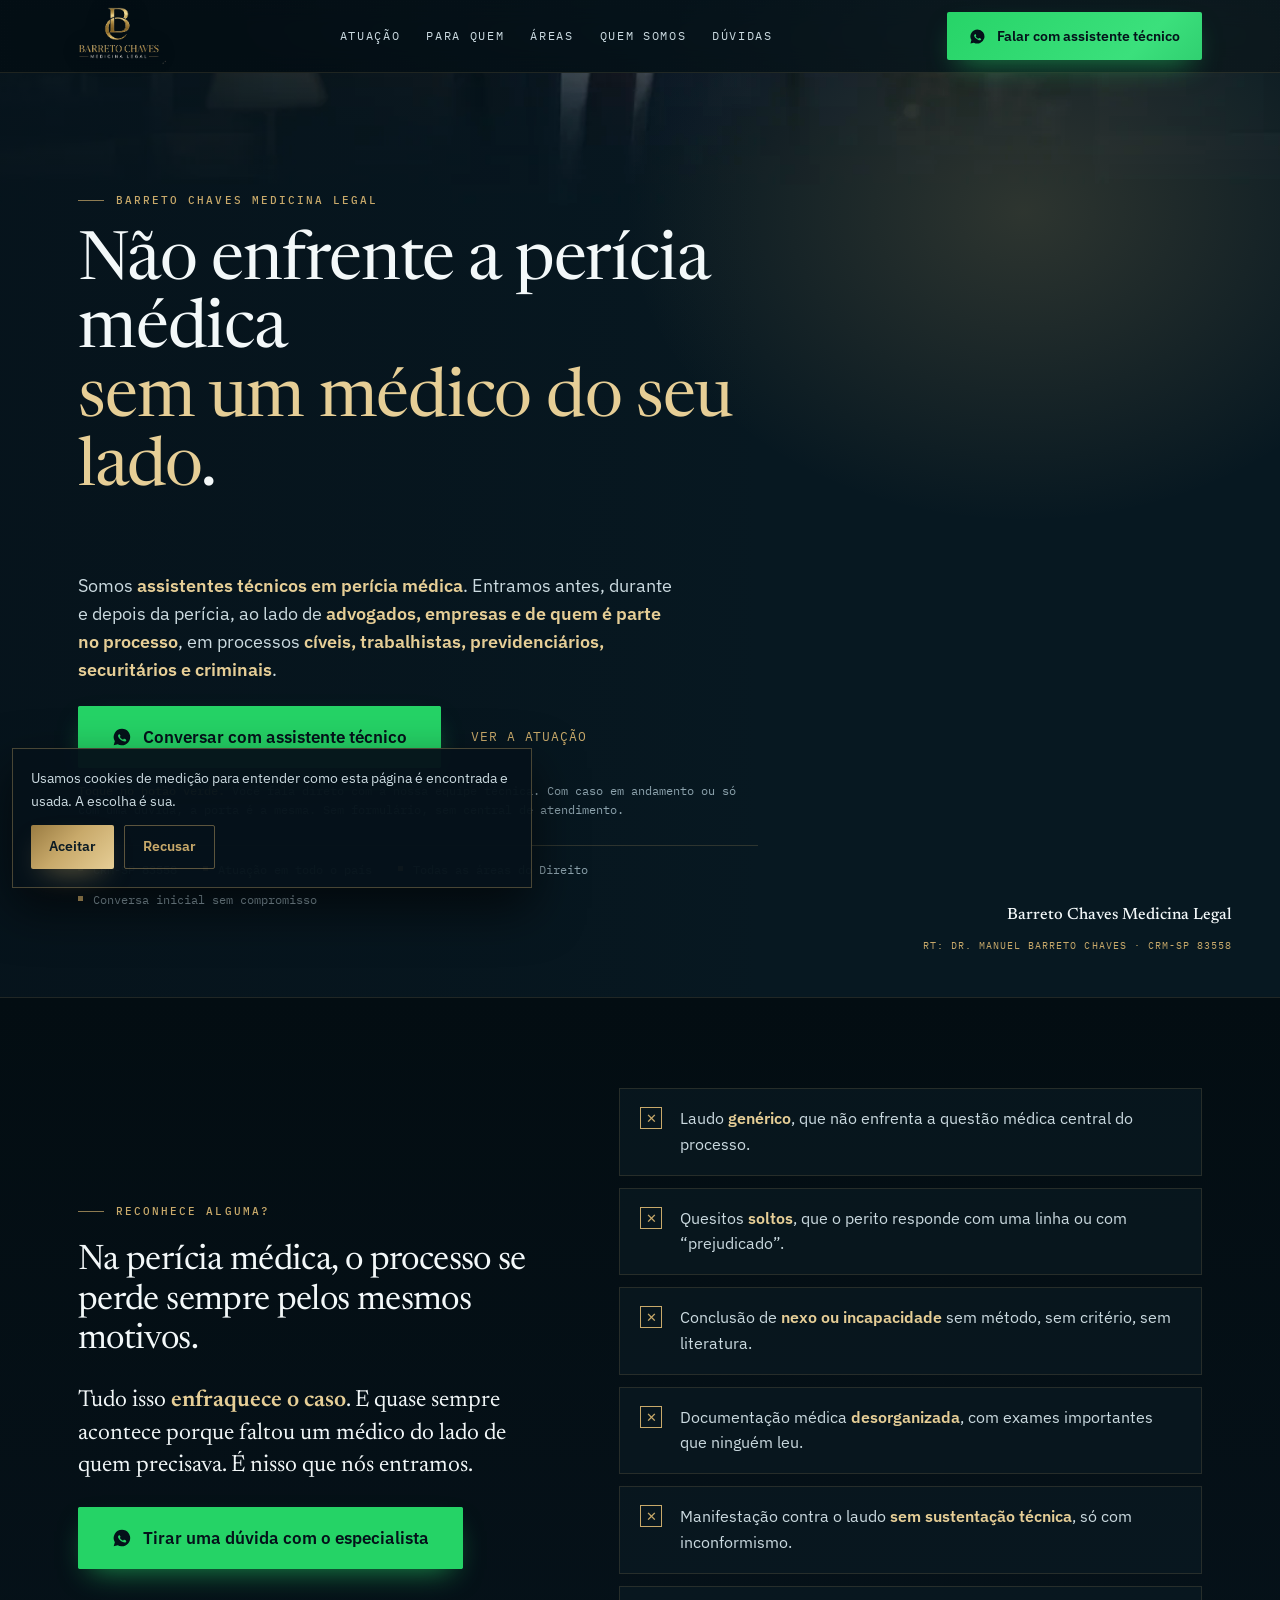
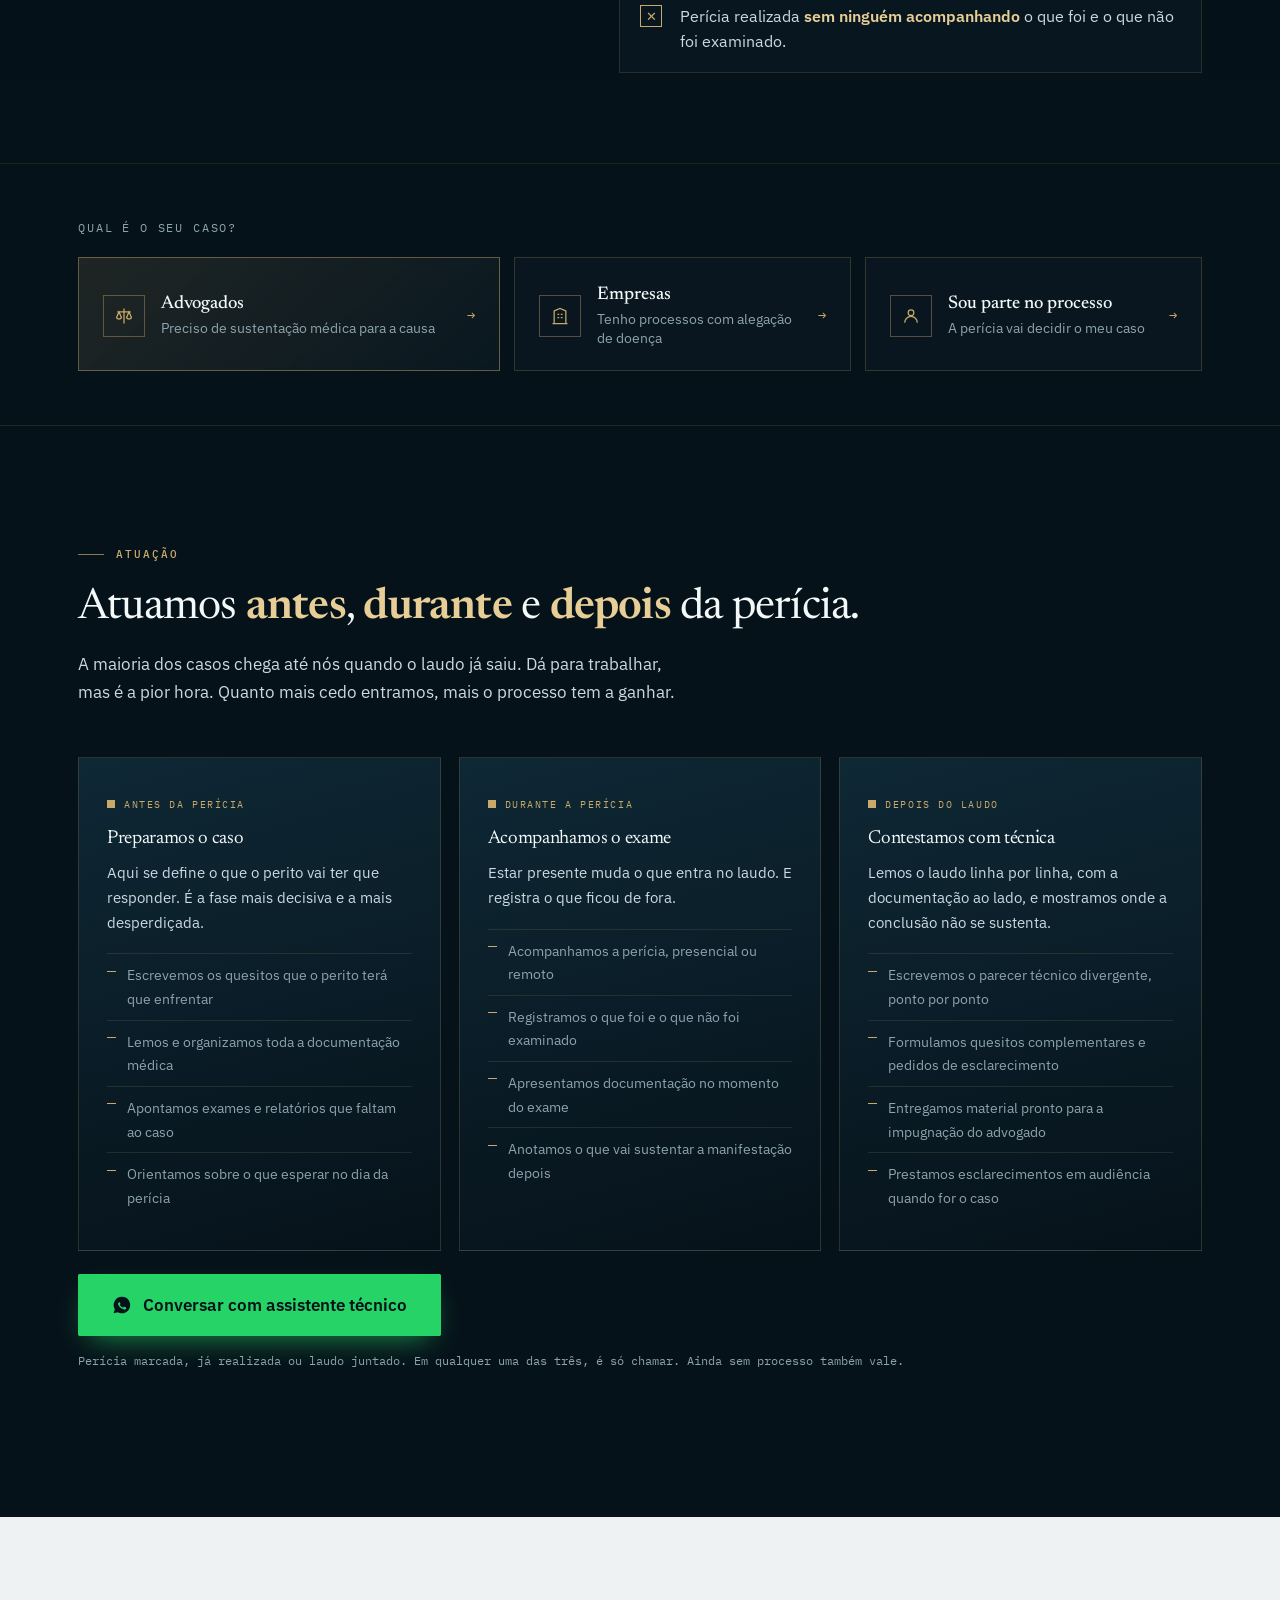
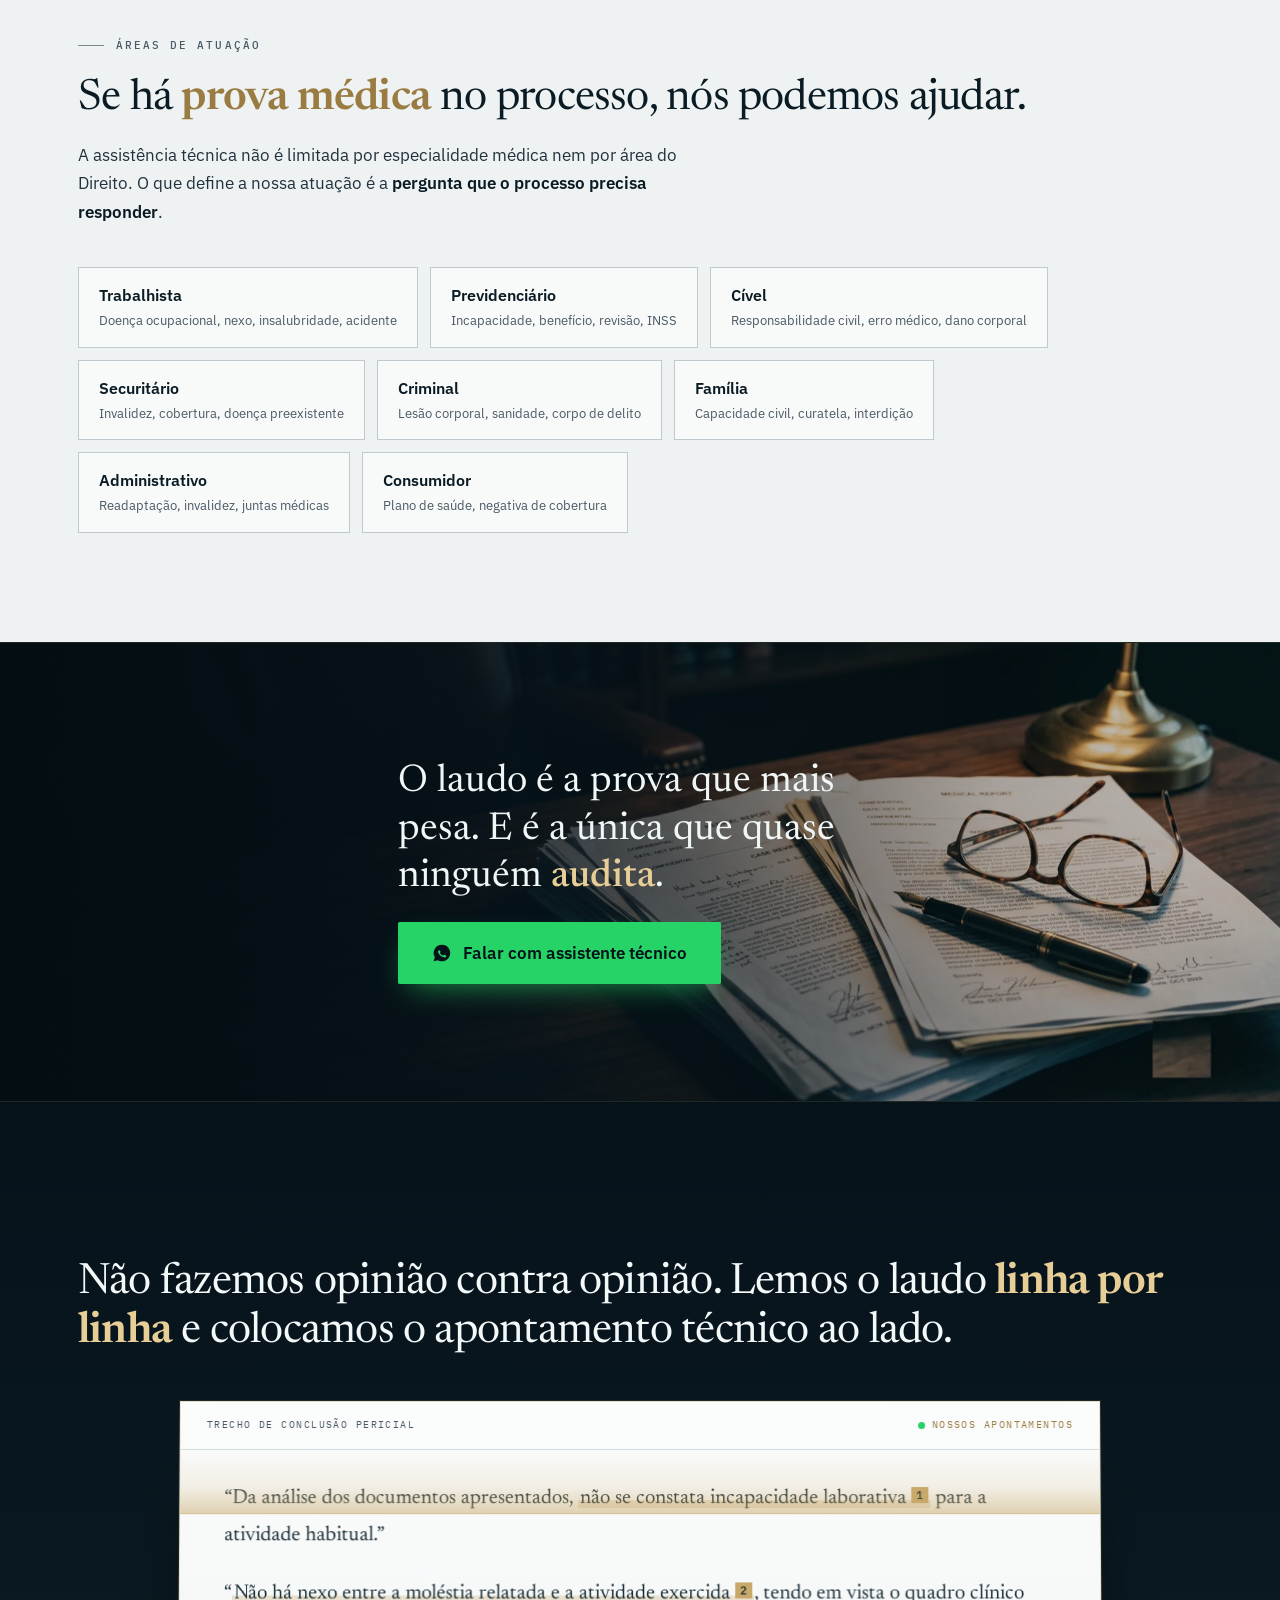
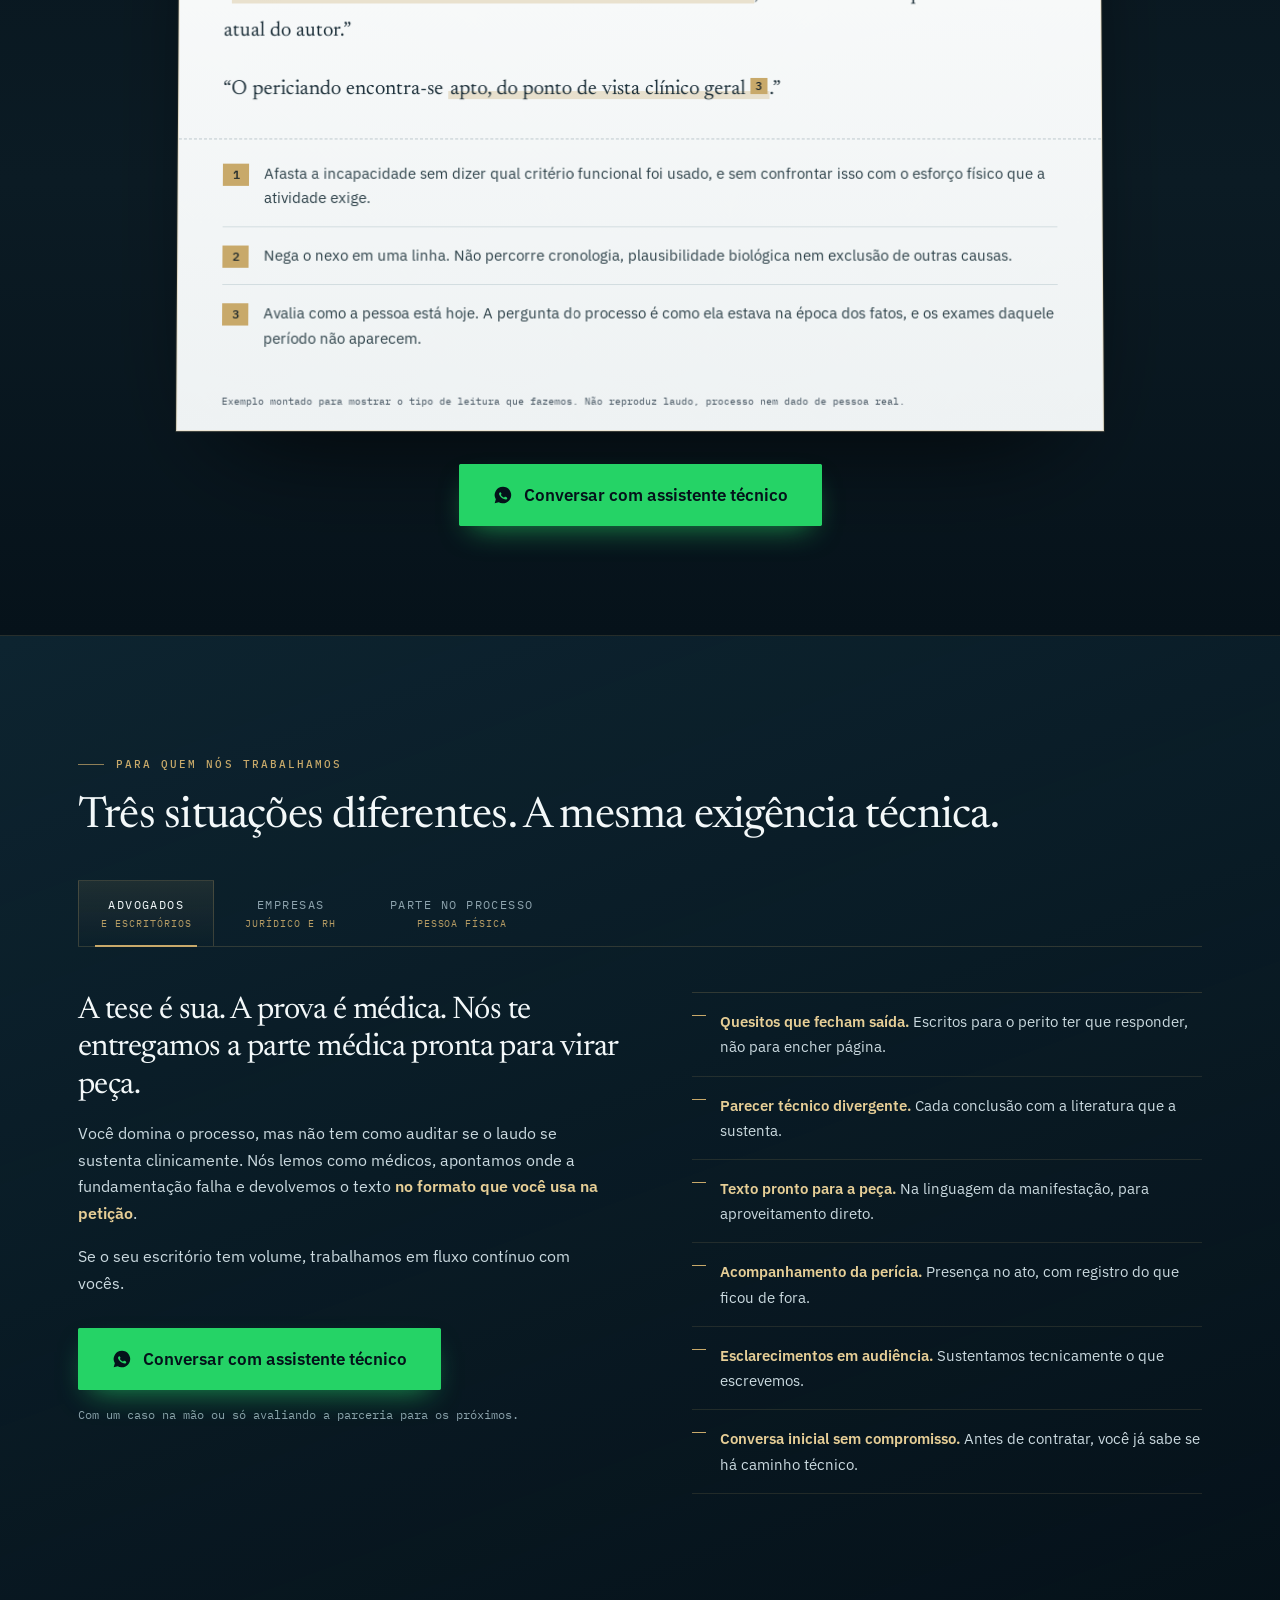
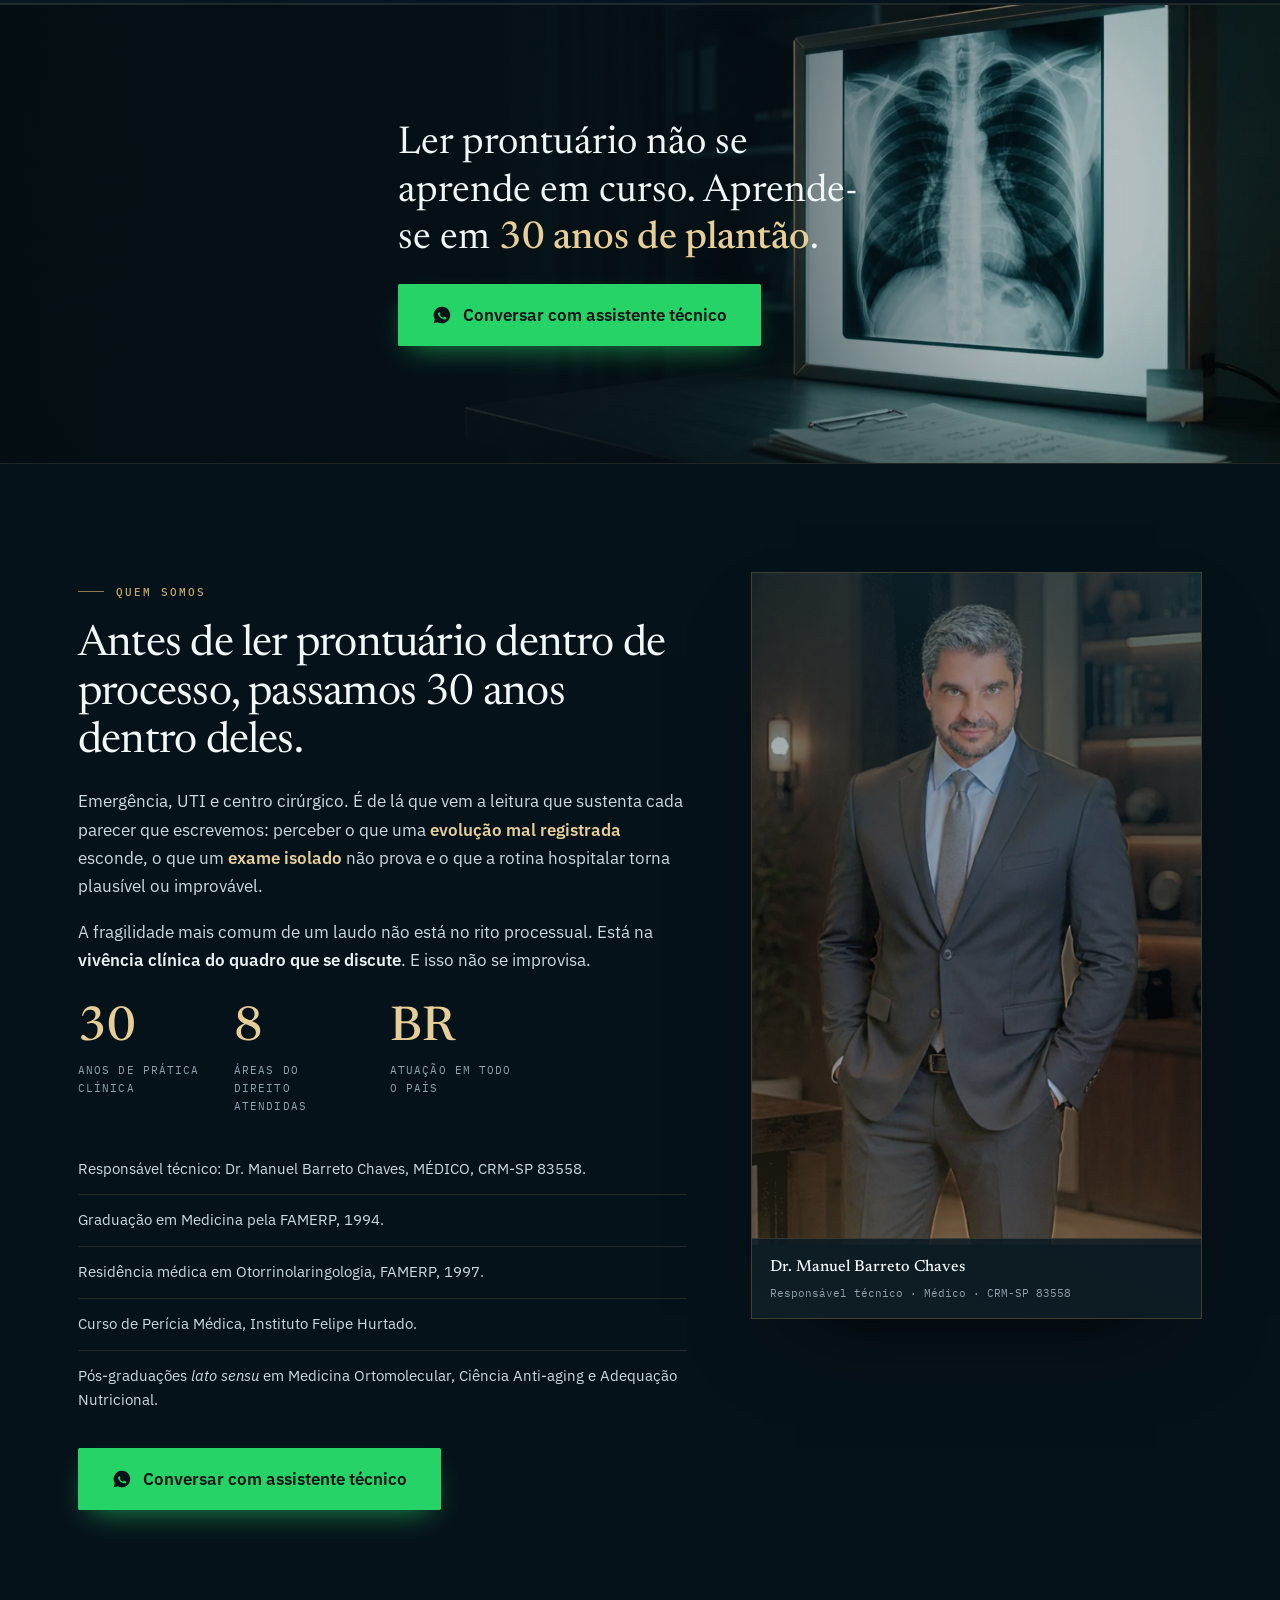
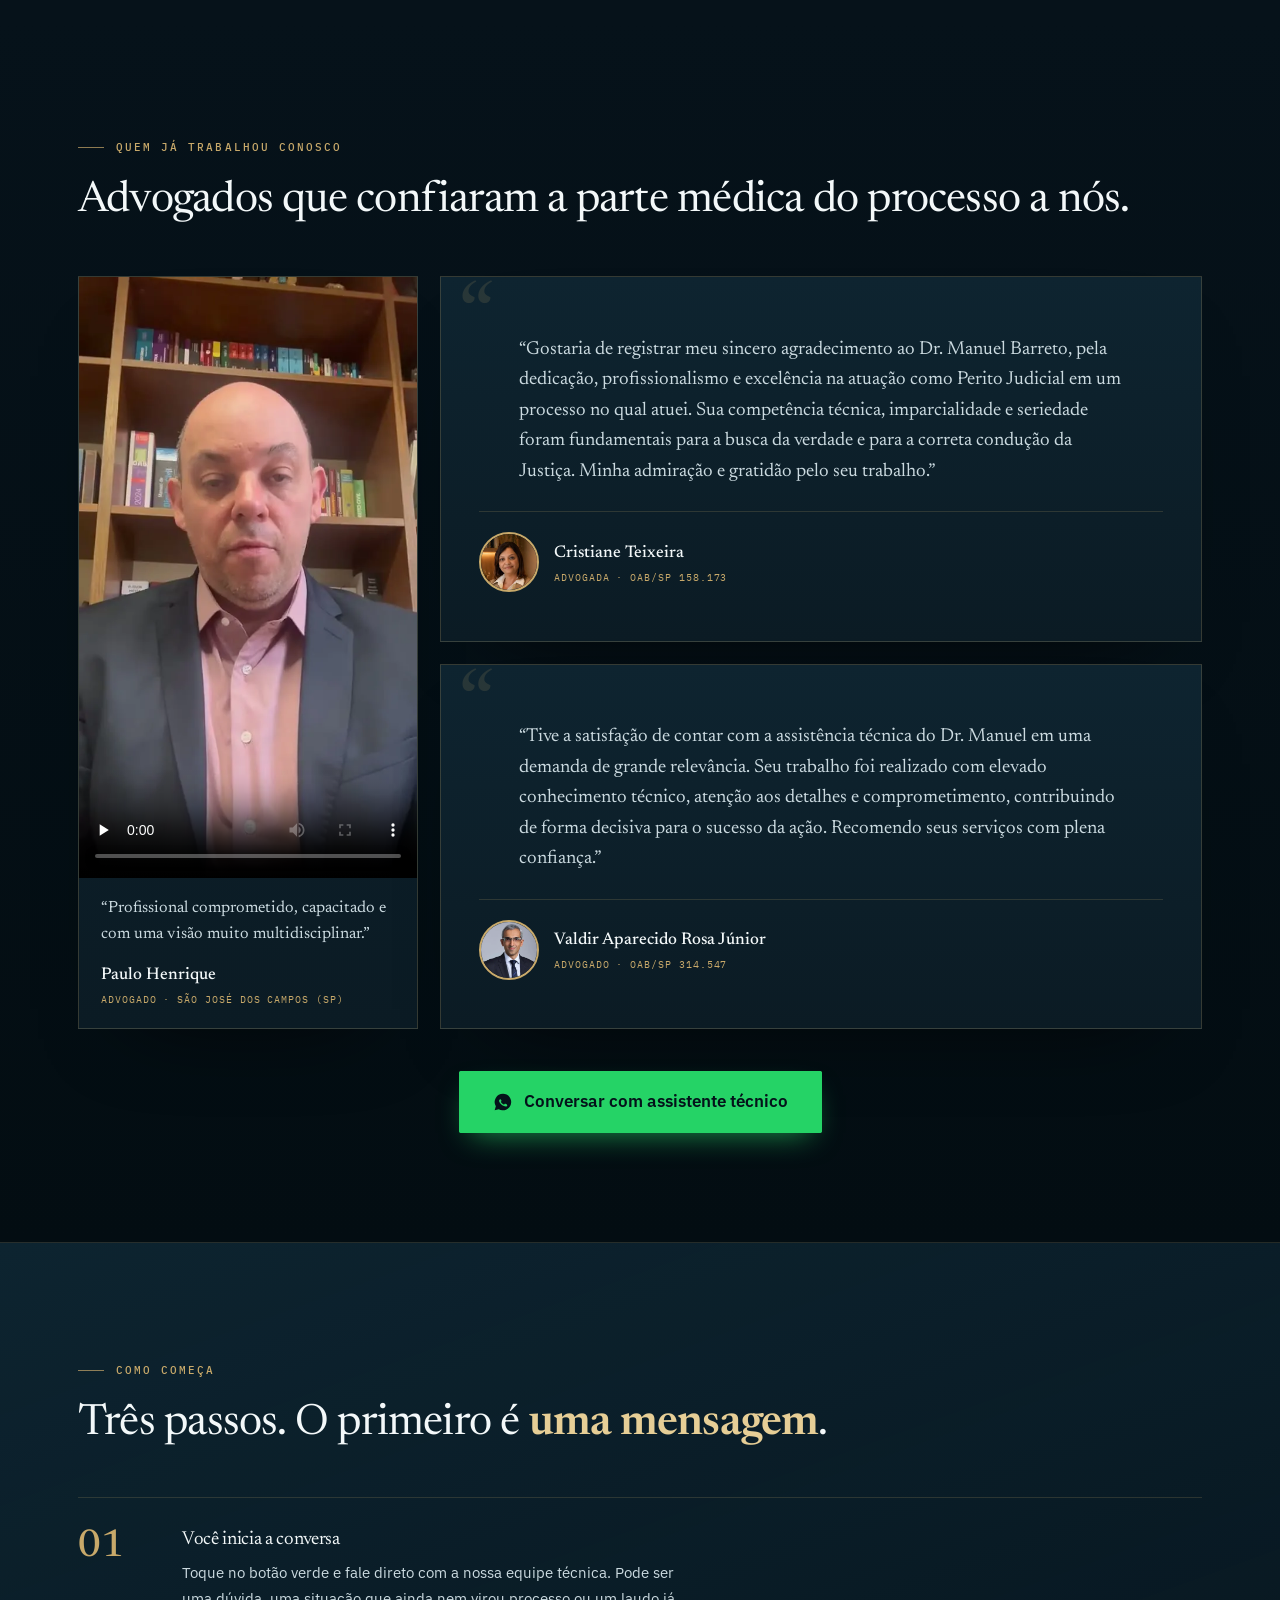
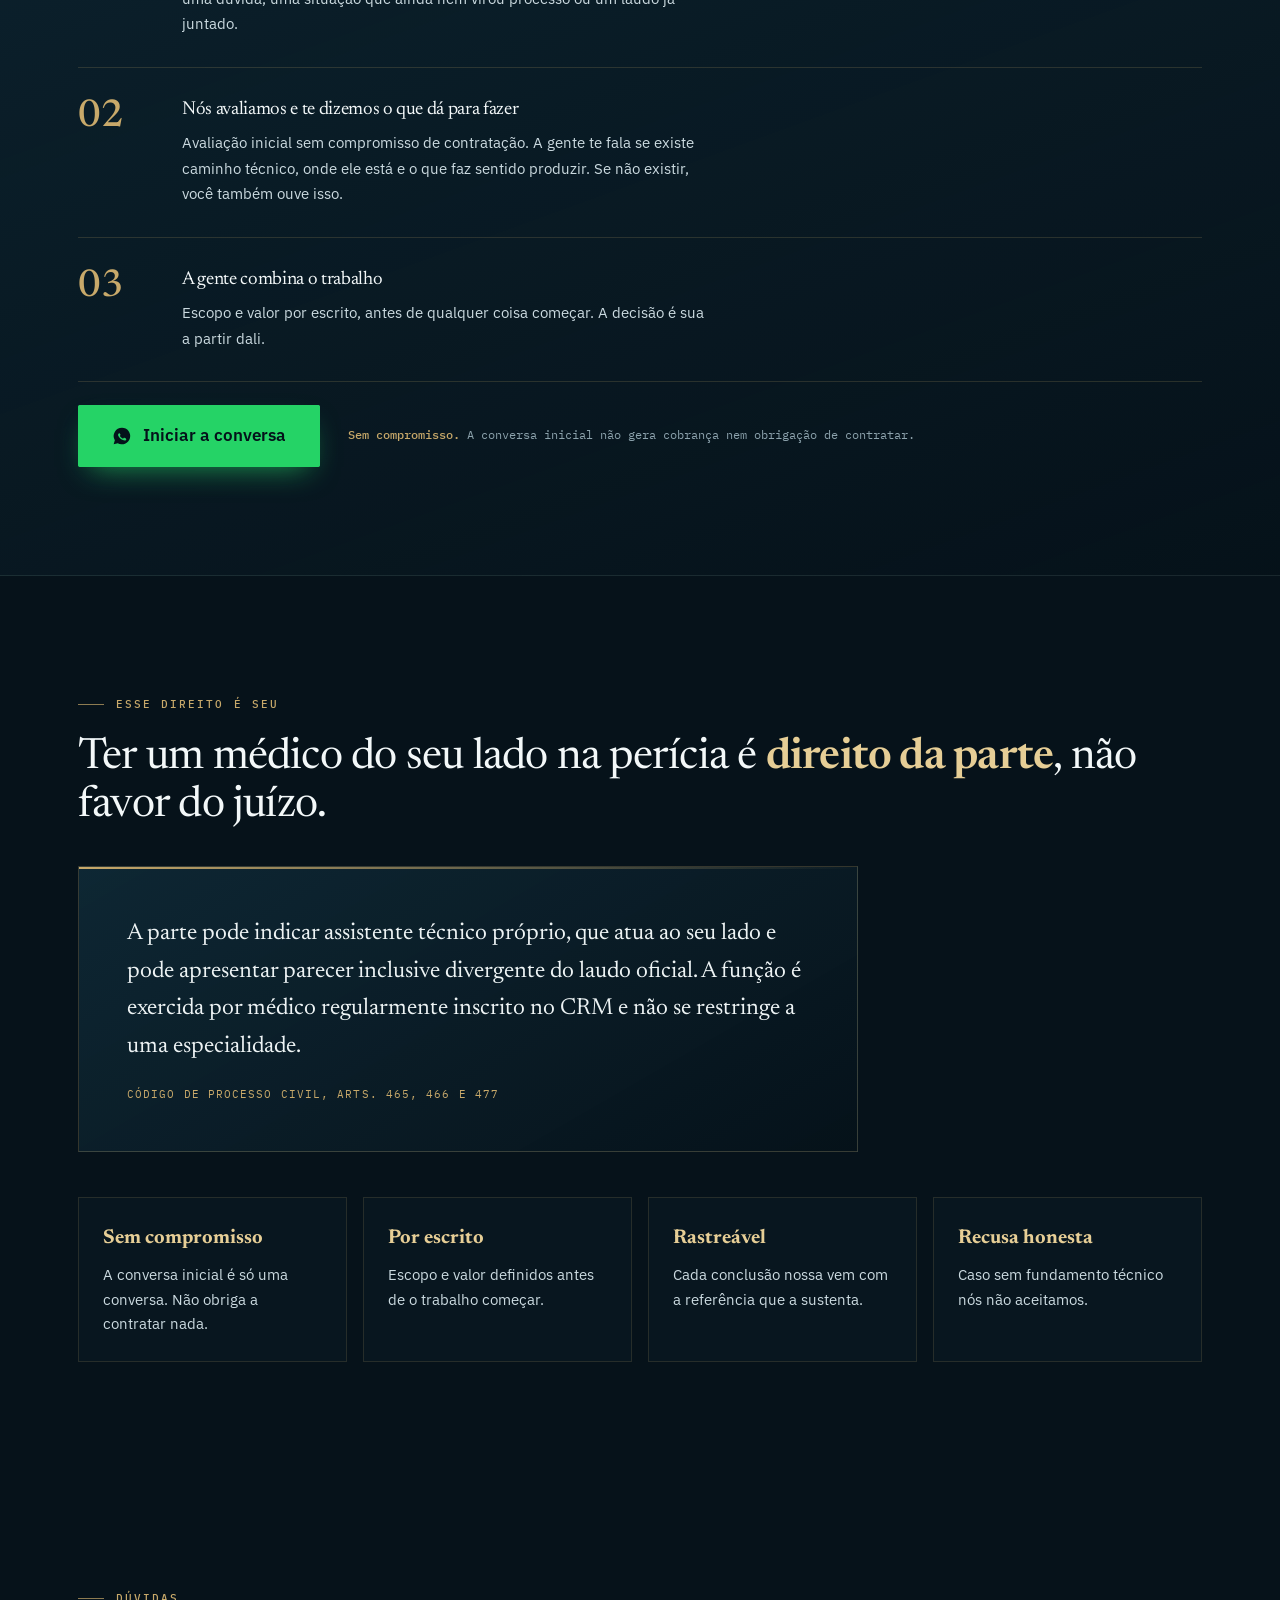
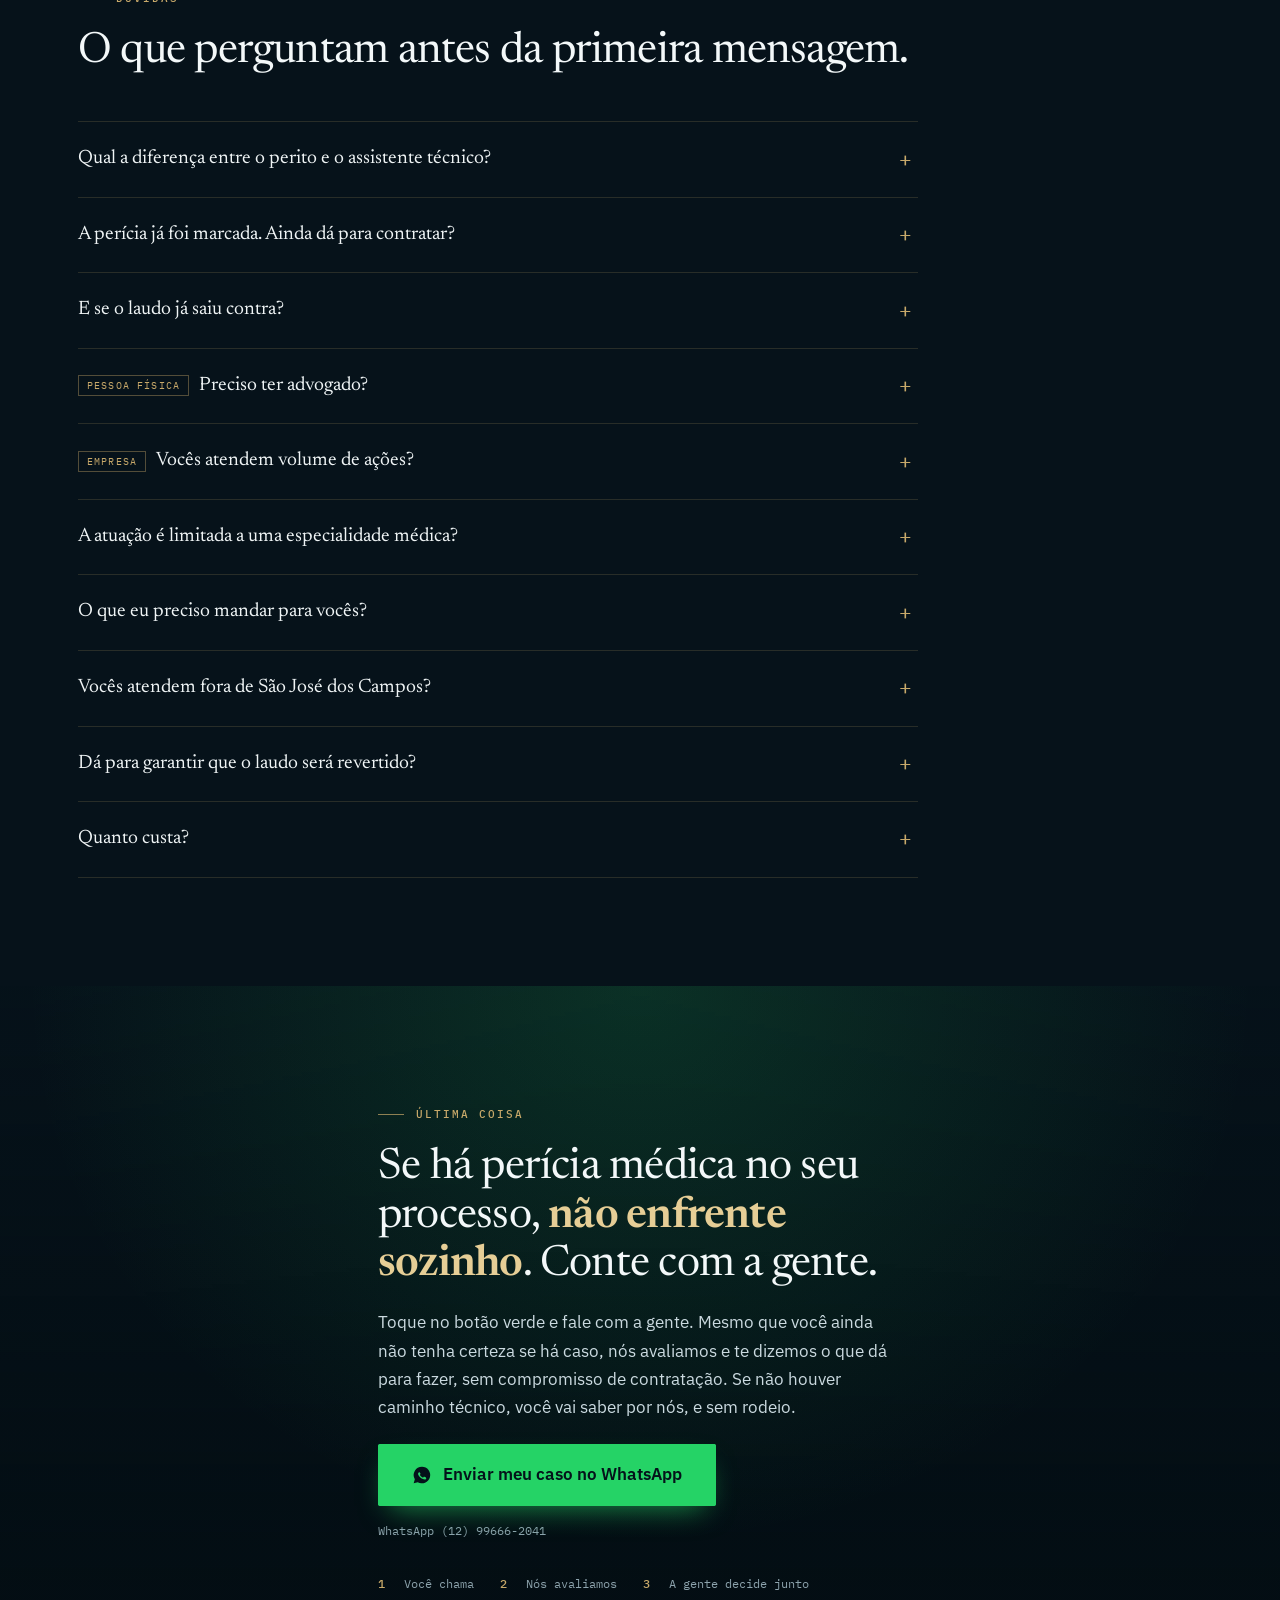
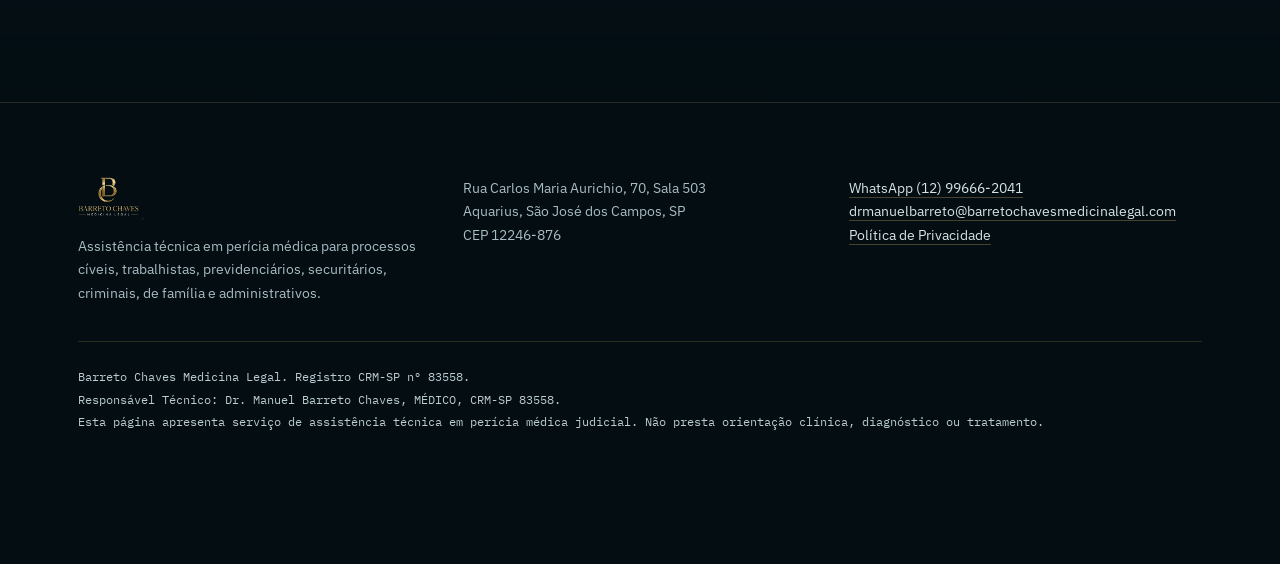
<file: v3/index.html>
<!DOCTYPE html>
<html lang="pt-BR">
<head>
<meta charset="utf-8">
<meta name="viewport" content="width=device-width, initial-scale=1">
<title>Barreto Chaves Medicina Legal | Assistência técnica em perícia médica</title>
<meta name="description" content="Assistência técnica em perícia médica para advogados, empresas e partes em processos cíveis, trabalhistas, previdenciários, securitários e criminais. Quesitos, acompanhamento da perícia, parecer técnico e contestação de laudo.">
<link rel="canonical" href="https://barretochavesmedicinalegal.com/">
<meta name="robots" content="noindex, nofollow">
<meta property="og:type" content="website">
<meta property="og:locale" content="pt_BR">
<meta property="og:title" content="Barreto Chaves Medicina Legal | Assistência técnica em perícia médica">
<meta property="og:description" content="Atuação antes, durante e depois da perícia, para advogados, empresas e partes em processo.">
<meta property="og:url" content="https://barretochavesmedicinalegal.com/">
<meta name="theme-color" content="#06121A">

<!--
================================================================================
LP v6 · Barreto Chaves Medicina Legal

CORREÇÃO EM RELAÇÃO À v5:
 · VOZ INSTITUCIONAL. Quem fala é a empresa ("a Barreto Chaves", "atuamos"),
   não o Dr. Manuel em primeira pessoa. O RT aparece onde deve aparecer:
   na seção institucional e no bloco legal do rodapé.
 · HEADLINE maior, em duas sentenças, nomeando a empresa e o serviço inteiro.
   Tipografia do H1 aumentada (clamp 2.3rem → 4.2rem).
 · Sem autoapresentação pessoal na dobra.

MANTIDO DA v5:
 · Bloco de dor abaixo da dobra.
 · Zero menção a prazo em toda a página, FAQ e schema.
 · "processo" no lugar de "demanda".
 · Destaques em dourado (.hl) nos termos escaneáveis.
 · CTA contextual em cada seção, com microtexto dizendo o que acontece no clique.

SUBSTITUIR ANTES DE PUBLICAR:
  [[ROTULO_CONVERSAO]]  rótulo de conversão do Google Ads
  83558            registro da PJ no CRM-SP (Res. CFM 2.336/2023, art. 5º)
================================================================================
-->

<script>
window.dataLayer = window.dataLayer || [];
function gtag(){dataLayer.push(arguments);}
gtag('consent','default',{
  ad_storage:'denied', ad_user_data:'denied', ad_personalization:'denied',
  analytics_storage:'denied', functionality_storage:'granted',
  security_storage:'granted', wait_for_update:500
});
gtag('set','url_passthrough', true);
gtag('set','ads_data_redaction', true);
</script>

<!-- Google Tag Manager -->
<script>(function(w,d,s,l,i){w[l]=w[l]||[];w[l].push({'gtm.start':
new Date().getTime(),event:'gtm.js'});var f=d.getElementsByTagName(s)[0],
j=d.createElement(s),dl=l!='dataLayer'?'&l='+l:'';j.async=true;j.src=
'https://www.googletagmanager.com/gtm.js?id='+i+dl;f.parentNode.insertBefore(j,f);
})(window,document,'script','dataLayer','GTM-THBNV7CL');</script>
<!-- End Google Tag Manager -->

<link rel="preconnect" href="https://fonts.googleapis.com">
<link rel="preconnect" href="https://fonts.gstatic.com" crossorigin>
<link href="https://fonts.googleapis.com/css2?family=Newsreader:ital,opsz,wght@0,6..72,400;0,6..72,500;0,6..72,600;1,6..72,400&family=IBM+Plex+Sans:wght@400;500;600&family=IBM+Plex+Mono:wght@400;500&display=swap" rel="stylesheet">

<style>
/* ============================================================
   1. TOKENS
   ============================================================ */
:root{
  --abyss:#030D12; --deep:#06121A; --ink:#0B1B24; --ink-2:#0E2430;
  --ink-3:#143646; --ink-4:#1C4A5E;
  --paper:#EEF2F3; --paper-2:#F8FAFA; --line:#D3DDE0; --line-2:#BFCACE;
  --text-d:#CBDAE0; --text-d-soft:#8DA3AD; --text-l:#22323C; --muted:#4A5965;
  --mark:#C8A96A; --mark-2:#E6CE96; --mark-deep:#9A7C42; --mark-wash:rgba(200,169,106,.30);
  --wa:#25D366; --wa-deep:#12A150;
  --f-display:"Newsreader",Georgia,"Times New Roman",serif;
  --f-body:"IBM Plex Sans",system-ui,-apple-system,Segoe UI,sans-serif;
  --f-data:"IBM Plex Mono",ui-monospace,SFMono-Regular,Menlo,monospace;
  --measure:60ch; --gut:clamp(20px,5vw,48px);
  --ease:cubic-bezier(.22,.68,.24,1); --maxw:1220px;
}
*,*::before,*::after{box-sizing:border-box}
html{-webkit-text-size-adjust:100%;scroll-behavior:smooth}
body{margin:0;background:var(--deep);color:var(--text-d);font-family:var(--f-body);
  font-size:17px;line-height:1.66;-webkit-font-smoothing:antialiased;overflow-x:hidden}
img{max-width:100%;height:auto;display:block}
a{color:inherit}
h1,h2,h3{font-family:var(--f-display);font-weight:400;letter-spacing:-.018em;margin:0;color:#F3F8F9}
/* H1 aumentado */
h1{font-size:clamp(2.3rem,5.4vw,4.2rem);line-height:1.02}
h2{font-size:clamp(1.65rem,3.6vw,2.7rem);line-height:1.12}
h3{font-size:1.18rem;line-height:1.3}
p{margin:0 0 1.05em} p:last-child{margin-bottom:0}
strong{font-weight:600;color:#EAF1F3}
.hl{color:var(--mark-2);font-weight:600}
.paper .hl{color:var(--mark-deep)}

.skip{position:absolute;left:-9999px}
.skip:focus{left:12px;top:12px;z-index:99;background:var(--wa);color:#04121A;padding:12px 16px;font-weight:600}
:focus-visible{outline:2px solid var(--wa);outline-offset:3px}
.wrap{max-width:var(--maxw);margin:0 auto;padding:0 var(--gut);position:relative}
.meas{max-width:var(--measure)}
.tag{font-family:var(--f-data);font-size:.71rem;font-weight:500;letter-spacing:.18em;
  text-transform:uppercase;color:var(--mark);margin:0 0 1.25rem;display:inline-flex;align-items:center;gap:12px}
.tag::before{content:"";width:26px;height:1px;background:var(--mark);opacity:.7}

/* ============================================================
   2. FUNDO
   ============================================================ */
.aura{position:fixed;inset:0;z-index:-2;pointer-events:none;background:
  radial-gradient(120% 82% at 82% -8%, rgba(28,74,94,.55) 0%, transparent 56%),
  radial-gradient(70% 60% at 96% 4%, rgba(200,169,106,.14) 0%, transparent 52%),
  radial-gradient(100% 92% at 20% 108%, rgba(20,54,70,.42) 0%, transparent 60%),
  var(--deep)}
.aura::after{content:"";position:absolute;inset:-20%;
  background:radial-gradient(42% 42% at 72% 30%, rgba(200,169,106,.12), transparent 60%),
             radial-gradient(40% 40% at 28% 70%, rgba(28,74,94,.42), transparent 65%);
  animation:drift 28s var(--ease) infinite alternate}
@keyframes drift{0%{transform:translate3d(0,0,0) scale(1)}100%{transform:translate3d(4%,-3%,0) scale(1.14)}}
.grain{position:fixed;inset:0;z-index:-1;pointer-events:none;opacity:.05;
  background-image:radial-gradient(#fff 1px, transparent 1px);background-size:3px 3px}

/* ============================================================
   3. BOTÕES
   ============================================================ */
.btn{position:relative;display:inline-flex;align-items:center;gap:11px;isolation:isolate;
  font-family:var(--f-body);font-size:1.04rem;font-weight:600;line-height:1;
  padding:21px 34px;min-height:60px;text-decoration:none;border:0;cursor:pointer;
  color:#04121A;background:linear-gradient(135deg,var(--wa) 0%,#3BE07C 45%,var(--wa-deep) 100%);
  background-size:180% 180%;background-position:0% 50%;border-radius:2px;
  box-shadow:0 12px 30px -12px rgba(37,211,102,.7);
  transition:transform .22s var(--ease), box-shadow .22s var(--ease), background-position .5s var(--ease);
  overflow:hidden}
.btn:hover{transform:translateY(-2px);background-position:100% 50%;box-shadow:0 18px 40px -12px rgba(37,211,102,.9)}
.btn:active{transform:translateY(0)}
.btn::after{content:"";position:absolute;inset:0;z-index:-1;
  background:linear-gradient(105deg,transparent 30%,rgba(255,255,255,.55) 50%,transparent 70%);
  transform:translateX(-120%);transition:transform .7s var(--ease)}
.btn:hover::after{transform:translateX(120%)}
.btn-pulse::before{content:"";position:absolute;inset:0;z-index:-2;background:var(--wa);
  border-radius:2px;animation:pulse 2.8s ease-out infinite}
@keyframes pulse{0%{opacity:.5;transform:scale(1)}70%{opacity:0;transform:scale(1.16)}100%{opacity:0;transform:scale(1.16)}}
.btn-line{display:inline-flex;align-items:center;gap:9px;min-height:48px;
  font-family:var(--f-data);font-size:.82rem;letter-spacing:.07em;text-transform:uppercase;
  color:var(--mark);text-decoration:none;padding:12px 2px;position:relative}
.btn-line::after{content:"";position:absolute;left:2px;right:100%;bottom:8px;height:1px;
  background:var(--mark);transition:right .4s var(--ease)}
.btn-line:hover::after{right:2px}
.cta-row{margin-top:1.4rem;display:flex;flex-wrap:wrap;gap:16px 28px;align-items:center}
.cta-note{font-family:var(--f-data);font-size:.76rem;line-height:1.55;color:var(--text-d-soft)}
.cta-note b{color:var(--mark);font-weight:500}
.paper .cta-note{color:var(--muted)} .paper .cta-note b{color:var(--mark-deep)}

/* ============================================================
   4. RITMO
   ============================================================ */
section{padding:clamp(66px,8.5vw,132px) 0;position:relative}
.band-line{border-top:1px solid rgba(200,169,106,.16)}
.paper{background:var(--paper);color:var(--text-l)}
.paper h1,.paper h2,.paper h3{color:var(--ink)}
.paper .tag{color:var(--muted)} .paper .tag::before{background:var(--muted)}
.paper strong{color:var(--ink)}
.glass{background:linear-gradient(160deg, rgba(20,54,70,.5) 0%, rgba(6,18,26,.2) 100%);
  border-top:1px solid rgba(200,169,106,.16);border-bottom:1px solid rgba(200,169,106,.08)}
.trace{display:block;width:100%;height:38px;opacity:.5}
.trace path{fill:none;stroke:var(--mark);stroke-width:1.2;stroke-linejoin:round;
  stroke-dasharray:1400;stroke-dashoffset:1400;animation:draw 7s linear infinite}
@keyframes draw{0%{stroke-dashoffset:1400}60%,100%{stroke-dashoffset:-1400}}
.rv{opacity:0;transform:translateY(22px);transition:opacity .8s var(--ease), transform .8s var(--ease)}
.rv.in{opacity:1;transform:none}
.rv.d1{transition-delay:.1s}.rv.d2{transition-delay:.2s}.rv.d3{transition-delay:.3s}.rv.d4{transition-delay:.4s}

/* ============================================================
   5. TOPBAR
   ============================================================ */
.top{position:sticky;top:0;z-index:40;background:rgba(3,13,18,.72);backdrop-filter:blur(12px);
  border-bottom:1px solid rgba(200,169,106,.14);transition:background .3s var(--ease)}
.top.solid{background:rgba(3,13,18,.94)}
.top-in{display:flex;align-items:center;justify-content:space-between;gap:16px;min-height:72px}
.brand img{height:58px;width:auto;filter:drop-shadow(0 2px 10px rgba(0,0,0,.4))}
.top .btn{padding:14px 22px;font-size:.88rem;min-height:48px}
@media (max-width:680px){.brand img{height:50px}}
.nav{display:flex;gap:26px;margin:0 auto}
.nav a{font-family:var(--f-data);font-size:.74rem;letter-spacing:.14em;text-transform:uppercase;
  color:var(--text-d);text-decoration:none;transition:color .2s var(--ease);white-space:nowrap}
.nav a:hover{color:var(--mark)}
.nav-toggle{display:none;flex-direction:column;justify-content:center;gap:5px;width:46px;height:46px;
  border:1px solid rgba(200,169,106,.3);border-radius:8px;background:transparent;cursor:pointer;flex:none}
.nav-toggle span{display:block;width:20px;height:2px;background:var(--mark);margin:0 auto;transition:.2s var(--ease)}
.nav-toggle[aria-expanded="true"] span:nth-child(1){transform:translateY(7px) rotate(45deg)}
.nav-toggle[aria-expanded="true"] span:nth-child(2){opacity:0}
.nav-toggle[aria-expanded="true"] span:nth-child(3){transform:translateY(-7px) rotate(-45deg)}
.mobile-menu[hidden]{display:none}
@media (max-width:960px){
  .nav{display:none} .top .top-btn{display:none} .nav-toggle{display:flex}
  .mobile-menu:not([hidden]){display:flex;flex-direction:column;gap:2px;padding:8px 20px 18px;
    background:rgba(3,13,18,.98);border-top:1px solid rgba(200,169,106,.14)}
  .mobile-menu a{padding:14px 4px;color:var(--text-d);text-decoration:none;font-family:var(--f-data);
    font-size:.8rem;letter-spacing:.12em;text-transform:uppercase;border-bottom:1px solid rgba(255,255,255,.06)}
  .mobile-menu a.btn{display:flex;justify-content:center;margin-top:12px;border-bottom:0;
    text-transform:none;letter-spacing:normal}
}

/* ============================================================
   6. HERO
   ============================================================ */
#hero{position:relative;min-height:min(92vh,900px);display:flex;align-items:center;overflow:hidden;
  background:var(--deep);padding-top:clamp(90px,12vh,150px);padding-bottom:clamp(50px,7vw,88px);
  border-bottom:1px solid rgba(200,169,106,.14)}
.hero-bg{position:absolute;inset:0;width:100%;z-index:0}
.hero-bg picture{display:contents}
.hero-bg img{width:100%;height:100%;object-fit:cover;object-position:50% 32%;
  filter:contrast(1.03) saturate(1.03);transform:scale(1.02);
  animation:heroZoom 22s var(--ease) infinite alternate}
@keyframes heroZoom{0%{transform:scale(1.02)}100%{transform:scale(1.07)}}
.hero-bg .duo{position:absolute;inset:0;pointer-events:none;
  background:linear-gradient(90deg,rgba(6,18,26,.72) 0%,rgba(6,18,26,.4) 34%,rgba(6,18,26,0) 60%)}
.hero-bg .veil{position:absolute;inset:0;pointer-events:none;
  background:radial-gradient(52% 56% at 80% 15%, rgba(200,169,106,.2), transparent 60%)}
.hero-bg .sweep{position:absolute;inset:0;overflow:hidden;pointer-events:none;z-index:1}
.hero-bg .sweep::before{content:"";position:absolute;top:-20%;left:-45%;width:34%;height:150%;
  background:linear-gradient(105deg,transparent,rgba(230,206,150,.2),transparent);
  transform:skewX(-14deg);animation:sweep 7.5s var(--ease) infinite}
@keyframes sweep{0%{left:-45%}55%,100%{left:125%}}
.hero-in{position:relative;z-index:2;width:100%}
.hero-copy{max-width:680px}
.hero-copy h1 .glow{color:var(--mark-2)}
.hero-sub{font-size:clamp(1.02rem,1.5vw,1.14rem);color:var(--text-d);max-width:54ch;margin-top:1.15rem;line-height:1.55}
.ecg{display:block;width:100%;max-width:340px;height:40px;margin:.5rem 0 0;overflow:visible}
.ecg path{fill:none;stroke:var(--mark);stroke-width:2;stroke-linecap:round;stroke-linejoin:round;
  filter:drop-shadow(0 0 7px rgba(200,169,106,.55));stroke-dasharray:640;stroke-dashoffset:640;
  animation:ecg 3.6s linear infinite}
@keyframes ecg{0%{stroke-dashoffset:640}72%,100%{stroke-dashoffset:-640}}
.hero-id{position:absolute;right:var(--gut);bottom:clamp(22px,4vw,40px);z-index:2;text-align:right}
.hero-id b{display:block;font-family:var(--f-display);font-size:1.02rem;color:#F3F8F9;font-weight:500}
.hero-id span{font-family:var(--f-data);font-size:.64rem;letter-spacing:.1em;text-transform:uppercase;color:var(--mark)}
.proof{margin:1.6rem 0 0;padding:14px 0 0;border-top:1px solid rgba(200,169,106,.2);
  list-style:none;display:flex;flex-wrap:wrap;gap:10px 26px;
  font-family:var(--f-data);font-size:.74rem;color:var(--text-d-soft)}
.proof li{position:relative;padding-left:15px}
.proof li::before{content:"";position:absolute;left:0;top:.5em;width:5px;height:5px;background:var(--mark)}
@media (max-width:960px){
  #hero{min-height:auto;display:block;padding-top:0;padding-bottom:clamp(40px,7vw,60px)}
  .hero-bg{position:relative;width:100%;height:40vh;min-height:250px;max-height:380px}
  .hero-copy .ecg{display:none}
  .hero-bg img{object-position:50% 8%;filter:none;animation:none;transform:none}
  .hero-bg .veil{background:linear-gradient(180deg,rgba(6,18,26,0) 18%,rgba(6,18,26,.42) 50%,rgba(6,18,26,.9) 80%,var(--deep) 100%),
    radial-gradient(60% 50% at 78% 12%, rgba(200,169,106,.16), transparent 60%)}
  .hero-in{max-width:100%;position:relative;z-index:2;margin-top:clamp(-150px,-24vw,-100px)}
  .hero-id{position:static;text-align:left;margin-top:14px}
}

/* ============================================================
   7. BLOCO DE DOR
   ============================================================ */
.pains{background:linear-gradient(180deg,var(--abyss),var(--deep));
  border-bottom:1px solid rgba(200,169,106,.14);padding:clamp(52px,7vw,90px) 0}
.pains-grid{display:grid;grid-template-columns:minmax(0,.9fr) minmax(0,1.1fr);gap:clamp(26px,5vw,64px);align-items:center}
@media (max-width:900px){.pains-grid{grid-template-columns:1fr}}
.pains h2{font-size:clamp(1.5rem,3vw,2.2rem)}
.pain-list{list-style:none;padding:0;margin:0;display:grid;gap:12px}
.pain-list li{display:grid;grid-template-columns:26px 1fr;gap:14px;align-items:start;
  padding:17px 20px;background:rgba(11,27,36,.6);border:1px solid rgba(200,169,106,.16);
  font-size:.97rem;color:var(--text-d);transition:border-color .3s var(--ease),transform .3s var(--ease)}
.pain-list li:hover{border-color:rgba(200,169,106,.5);transform:translateX(4px)}
.pain-list .x{width:22px;height:22px;display:grid;place-items:center;border:1px solid var(--mark);
  color:var(--mark);font-family:var(--f-data);font-size:.8rem;margin-top:1px}
.pain-close{margin-top:1.6rem;font-family:var(--f-display);font-size:clamp(1.15rem,2.1vw,1.45rem);
  line-height:1.4;color:#F1F6F7}

/* ============================================================
   8. PORTAS
   ============================================================ */
.doors{background:var(--deep);padding:clamp(34px,4.5vw,54px) 0;border-bottom:1px solid rgba(200,169,106,.14)}
.doors-lead{font-family:var(--f-data);font-size:.72rem;letter-spacing:.16em;text-transform:uppercase;
  color:var(--text-d-soft);margin:0 0 20px}
.door-grid{display:grid;gap:14px;grid-template-columns:1.25fr 1fr 1fr}
@media (max-width:860px){.door-grid{grid-template-columns:1fr}}
.door{display:flex;align-items:center;gap:16px;padding:22px 24px;text-decoration:none;
  border:1px solid rgba(200,169,106,.22);background:rgba(11,27,36,.55);
  transition:transform .3s var(--ease),border-color .3s var(--ease),background .3s var(--ease)}
.door:hover{transform:translateY(-4px);border-color:rgba(200,169,106,.6);background:rgba(20,54,70,.5)}
.door.primary{background:linear-gradient(140deg,rgba(200,169,106,.13),rgba(11,27,36,.6));
  border-color:rgba(200,169,106,.45)}
.door .ic{flex:none;width:42px;height:42px;display:grid;place-items:center;
  border:1px solid rgba(200,169,106,.4);color:var(--mark)}
.door b{display:block;font-family:var(--f-display);font-size:1.15rem;color:#F3F8F9;font-weight:500;line-height:1.2}
.door span{display:block;font-size:.85rem;color:var(--text-d-soft);margin-top:4px;line-height:1.4}
.door .arw{margin-left:auto;color:var(--mark);font-family:var(--f-data);transition:transform .3s var(--ease)}
.door:hover .arw{transform:translateX(4px)}

/* ============================================================
   9. ATUAÇÃO
   ============================================================ */
.moments{list-style:none;padding:0;margin:clamp(2.4rem,4vw,3.4rem) 0 0;display:grid;gap:18px}
@media (min-width:880px){.moments{grid-template-columns:repeat(3,1fr)}}
.moment{position:relative;padding:30px 28px 32px;
  background:linear-gradient(165deg,rgba(28,74,94,.4),rgba(6,18,26,.5));
  border:1px solid rgba(200,169,106,.2);
  transition:transform .35s var(--ease),border-color .35s var(--ease)}
.moment:hover{transform:translateY(-6px);border-color:rgba(200,169,106,.55)}
.moment .when{display:inline-flex;align-items:center;gap:9px;font-family:var(--f-data);
  font-size:.65rem;letter-spacing:.15em;text-transform:uppercase;color:var(--mark);margin-bottom:14px}
.moment .when i{width:8px;height:8px;background:var(--mark);display:block;font-style:normal}
.moment h3{margin-bottom:.6rem}
.moment p{font-size:.94rem;color:var(--text-d);margin:0 0 1.1rem}
.moment ul{list-style:none;padding:0;margin:0;font-size:.89rem}
.moment ul li{padding:9px 0 9px 20px;border-top:1px solid rgba(200,169,106,.14);
  color:var(--text-d-soft);position:relative}
.moment ul li::before{content:"";position:absolute;left:0;top:1.15em;width:9px;height:1px;background:var(--mark)}

/* ============================================================
   10. ÁREAS
   ============================================================ */
.areas{list-style:none;padding:0;margin:2.6rem 0 0;display:flex;flex-wrap:wrap;gap:12px}
.areas li{border:1px solid var(--line-2);padding:14px 20px;font-size:.92rem;color:var(--text-l);
  background:var(--paper-2);transition:border-color .25s var(--ease),transform .25s var(--ease)}
.areas li:hover{border-color:var(--mark);transform:translateY(-3px)}
.areas li b{font-weight:600;display:block;font-size:.98rem;color:var(--ink)}
.areas li span{font-size:.8rem;color:var(--muted)}

/* ============================================================
   11. DOCUMENTO ANOTADO
   ============================================================ */
.reading{background:linear-gradient(180deg,var(--deep),var(--ink) 60%,var(--deep))}
.doc{position:relative;margin:2.8rem auto 0;max-width:920px;
  background:linear-gradient(180deg,#FBFCFC 0%,#EEF2F3 100%);color:var(--text-l);
  border:1px solid rgba(200,169,106,.3);
  box-shadow:0 50px 110px -50px rgba(0,0,0,.85), 0 0 0 1px rgba(200,169,106,.12);
  transform:perspective(1800px) rotateX(1.4deg);transform-origin:top center}
.doc-head{display:flex;justify-content:space-between;gap:12px;flex-wrap:wrap;padding:15px 26px;
  border-bottom:1px solid var(--line);font-family:var(--f-data);font-size:.64rem;
  letter-spacing:.14em;text-transform:uppercase;color:var(--muted)}
.doc-head .live{display:inline-flex;align-items:center;gap:7px;color:var(--mark-deep)}
.doc-head .live::before{content:"";width:7px;height:7px;border-radius:50%;background:var(--wa);animation:blink 2s ease-out infinite}
@keyframes blink{0%{box-shadow:0 0 0 0 rgba(37,211,102,.5)}70%{box-shadow:0 0 0 7px rgba(37,211,102,0)}100%{box-shadow:0 0 0 0 rgba(37,211,102,0)}}
.doc-body{padding:30px clamp(22px,4vw,44px) 12px;margin:0;position:relative}
.doc-body p{font-family:var(--f-display);font-size:clamp(1.02rem,2vw,1.28rem);line-height:1.8;color:#1B2E38}
.doc-body p+p{margin-top:1em}
mark{background:linear-gradient(to top,var(--mark-wash) 0 42%,transparent 42%);color:inherit;padding:0 2px;
  transition:background .3s var(--ease)}
mark:hover{background:linear-gradient(to top,rgba(200,169,106,.5) 0 92%,transparent 92%)}
mark sup{font-family:var(--f-data);font-size:.54em;font-weight:500;color:#101E26;
  background:var(--mark);padding:1px 5px;margin-left:5px;vertical-align:.4em}
.doc-body .scan{position:absolute;left:0;right:0;top:0;height:64px;pointer-events:none;opacity:0;
  background:linear-gradient(180deg,transparent,rgba(200,169,106,.16) 60%,rgba(200,169,106,.5));
  border-bottom:1px solid rgba(200,169,106,.7)}
.doc.in .doc-body .scan{opacity:1;animation:scan 4.4s var(--ease) 1}
@keyframes scan{0%{top:0}88%,100%{top:calc(100% - 64px)}}
.notes{list-style:none;margin:18px 0 0;padding:6px clamp(22px,4vw,44px) 26px;border-top:1px dashed var(--line-2)}
.notes li{display:grid;grid-template-columns:26px 1fr;gap:15px;padding:16px 0;font-size:.94rem;
  line-height:1.6;color:#2C4048;border-bottom:1px solid var(--line);
  opacity:0;transform:translateX(-10px);transition:opacity .6s var(--ease), transform .6s var(--ease)}
.notes li:last-child{border-bottom:0}
.doc.in .notes li{opacity:1;transform:none}
.doc.in .notes li:nth-child(1){transition-delay:2.6s}
.doc.in .notes li:nth-child(2){transition-delay:3s}
.doc.in .notes li:nth-child(3){transition-delay:3.4s}
.notes .n{font-family:var(--f-data);font-size:.72rem;font-weight:500;color:#101E26;background:var(--mark);
  height:22px;display:grid;place-items:center;margin-top:2px}
.doc-foot{padding:0 clamp(22px,4vw,44px) 20px;font-family:var(--f-data);font-size:.63rem;line-height:1.6;color:var(--muted)}

/* ============================================================
   12. BANDAS
   ============================================================ */
.band{position:relative;min-height:clamp(290px,40vw,460px);display:flex;align-items:center;
  overflow:hidden;border-top:1px solid rgba(200,169,106,.14);border-bottom:1px solid rgba(200,169,106,.14)}
.band .motif{position:absolute;inset:0;width:100%;height:100%;object-fit:cover;object-position:center right;z-index:0}
.band .veil{position:absolute;inset:0;z-index:1;
  background:linear-gradient(90deg,rgba(3,13,18,.95) 0%,rgba(6,18,26,.78) 40%,rgba(6,18,26,.32) 78%,rgba(6,18,26,.2) 100%)}
.band .wrap{position:relative;z-index:2}
.band .q{font-family:var(--f-display);font-size:clamp(1.45rem,3.2vw,2.4rem);line-height:1.24;
  color:#F1F6F7;max-width:22ch;margin:0}
.band .q em{color:var(--mark-2);font-style:normal;font-weight:500}
.band .qa{margin-top:20px;display:inline-flex}

/* ============================================================
   13. ABAS POR ICP
   ============================================================ */
.tabs{display:flex;gap:8px;flex-wrap:wrap;margin:2.4rem 0 0;border-bottom:1px solid rgba(200,169,106,.2)}
.tab{appearance:none;background:transparent;border:1px solid transparent;border-bottom:0;cursor:pointer;
  font-family:var(--f-data);font-size:.76rem;letter-spacing:.12em;text-transform:uppercase;
  color:var(--text-d-soft);padding:16px 22px;min-height:52px;position:relative;transition:color .25s var(--ease)}
.tab::after{content:"";position:absolute;left:16px;right:16px;bottom:-1px;height:2px;background:var(--mark);
  transform:scaleX(0);transition:transform .35s var(--ease)}
.tab:hover{color:var(--mark-2)}
.tab[aria-selected="true"]{color:#F3F8F9;background:linear-gradient(180deg,rgba(200,169,106,.1),transparent);
  border-color:rgba(200,169,106,.24)}
.tab[aria-selected="true"]::after{transform:scaleX(1)}
.tab .mini{display:block;font-size:.6rem;letter-spacing:.1em;color:var(--mark);margin-top:5px;opacity:.9}
.panel{padding-top:clamp(2rem,3.5vw,3rem)}
.panel[hidden]{display:none}
.panel-grid{display:grid;grid-template-columns:minmax(0,1.05fr) minmax(0,.95fr);gap:clamp(26px,4vw,58px);align-items:start}
@media (max-width:900px){.panel-grid{grid-template-columns:1fr}}
.panel h3{font-size:clamp(1.4rem,2.6vw,1.95rem);line-height:1.2;margin-bottom:1rem}
.panel .lede{font-size:1rem;color:var(--text-d);max-width:52ch}
.deliver{list-style:none;padding:0;margin:0;border-top:1px solid rgba(200,169,106,.2)}
.deliver li{padding:16px 0 16px 28px;border-bottom:1px solid rgba(200,169,106,.14);
  font-size:.95rem;color:var(--text-d);position:relative}
.deliver li::before{content:"";position:absolute;left:0;top:1.45em;width:14px;height:1px;background:var(--mark)}
.deliver li b{color:var(--mark-2);font-weight:600}
.panel .cta-row{margin-top:2rem}

/* ============================================================
   14. INSTITUCIONAL / DEPOIMENTOS / COMPROMISSOS
   ============================================================ */
.split{display:grid;grid-template-columns:minmax(0,1fr) minmax(0,.74fr);gap:clamp(32px,5vw,70px);align-items:start}
@media (max-width:920px){.split{grid-template-columns:1fr}}
.frame{position:relative;overflow:hidden;border:1px solid rgba(200,169,106,.3);
  box-shadow:0 40px 90px -44px rgba(0,0,0,.8)}
.frame img{filter:contrast(1.03) saturate(1.03);transform:scale(1.02);
  transition:transform 1.1s var(--ease), filter .6s var(--ease)}
.frame::after{content:"";position:absolute;inset:0;pointer-events:none;
  background:linear-gradient(200deg,rgba(28,74,94,.5),rgba(6,18,26,.2) 55%,rgba(200,169,106,.2))}
.frame:hover img{transform:scale(1.06)}
.frame figcaption{padding:16px 18px;background:rgba(11,27,36,.85);font-family:var(--f-data);
  font-size:.68rem;line-height:1.6;color:var(--text-d-soft);border-top:1px solid rgba(200,169,106,.2);
  position:relative;z-index:2}
.frame figcaption b{display:block;font-family:var(--f-display);font-size:1rem;color:#F3F8F9;
  font-weight:500;letter-spacing:0;text-transform:none;margin-bottom:4px}
.stat{display:flex;gap:30px;flex-wrap:wrap;margin:1.9rem 0 .4rem}
.stat b{font-family:var(--f-display);font-size:clamp(2.2rem,4vw,3rem);color:var(--mark-2);
  line-height:1;font-weight:500;display:block}
.stat span{font-family:var(--f-data);font-size:.68rem;letter-spacing:.1em;text-transform:uppercase;
  color:var(--text-d-soft);margin-top:8px;display:block;max-width:18ch}
.cv{list-style:none;padding:0;margin:1.8rem 0 0;font-size:.93rem}
.cv li{padding:13px 0;border-top:1px solid rgba(200,169,106,.16);color:var(--text-d)}
.cv li:first-child{border-top:0}

#depoimentos{background:linear-gradient(180deg,var(--deep),var(--abyss))}
/* 24/09: depoimento em vídeo (Paulo Henrique, advogado) */
.dep-grid.com-video{grid-template-columns:minmax(260px,340px) minmax(0,1fr);align-items:stretch}
.dep-grid.com-video .dep-video{grid-row:1 / span 2;padding:0;display:flex;flex-direction:column}
.dep-grid.com-video .dep-video::before{display:none}
.dep-video-quadro{position:relative;background:#000;aspect-ratio:9/16;width:100%}
.dep-video-quadro video{display:block;width:100%;height:100%;object-fit:cover;background:#000}
.dep-video .dep-frase{font-family:var(--f-display);font-size:1.02rem;line-height:1.55;color:var(--text-d);margin:0;padding:18px 22px 0}
.dep-video .dep-author{margin:0;padding:14px 22px 20px;border-top:0}
@media (max-width:760px){.dep-grid.com-video{grid-template-columns:minmax(0,1fr)}
  .dep-grid.com-video .dep-video{grid-row:auto;width:100%;max-width:400px;margin:0 auto}}
.dep-grid{display:grid;grid-template-columns:repeat(auto-fit,minmax(330px,1fr));gap:22px;margin-top:clamp(2.2rem,4vw,3.2rem)}
.dep-card{margin:0;background:linear-gradient(180deg,var(--ink-2),var(--ink));
  border:1px solid rgba(200,169,106,.22);box-shadow:0 40px 90px -60px rgba(0,0,0,.9);
  padding:clamp(26px,3vw,40px) clamp(24px,3vw,38px);position:relative;overflow:hidden}
.dep-card::before{content:"\201C";position:absolute;top:2px;left:18px;font-family:var(--f-display);
  font-size:5.5rem;line-height:1;color:var(--mark);opacity:.14;pointer-events:none}
.dep-quote{font-family:var(--f-display);font-size:clamp(1rem,1.5vw,1.18rem);line-height:1.62;
  color:var(--text-d);position:relative;z-index:1}
.dep-author{display:flex;align-items:center;gap:15px;margin-top:24px;padding-top:20px;
  border-top:1px solid rgba(200,169,106,.18)}
.dep-author img{width:60px;height:60px;border-radius:50%;object-fit:cover;border:2px solid var(--mark);flex-shrink:0}
.dep-author b{display:block;font-family:var(--f-display);font-size:1.06rem;color:#F3F8F9;font-weight:500}
.dep-author span{font-family:var(--f-data);font-size:.65rem;letter-spacing:.09em;text-transform:uppercase;
  color:var(--mark);margin-top:2px;display:block}

.flow{list-style:none;padding:0;margin:3rem 0 0;counter-reset:st}
.flow li{display:grid;grid-template-columns:70px minmax(0,1fr);gap:clamp(16px,3vw,34px);
  padding:30px 0;border-top:1px solid rgba(200,169,106,.18);align-items:start;transition:padding-left .3s var(--ease)}
.flow li:hover{padding-left:12px}
.flow li:last-child{border-bottom:1px solid rgba(200,169,106,.18)}
.flow .num{counter-increment:st;font-family:var(--f-display);font-size:2.4rem;line-height:1;
  color:var(--mark);font-weight:500}
.flow .num::before{content:counter(st,decimal-leading-zero)}
.flow p{font-size:.96rem;color:var(--text-d);margin:.5rem 0 0;max-width:58ch}
@media (max-width:740px){.flow li{grid-template-columns:1fr;gap:8px}}

.legal{position:relative;padding:clamp(28px,4vw,48px);max-width:78ch;
  background:linear-gradient(150deg,rgba(28,74,94,.38),rgba(6,18,26,.55));border:1px solid rgba(200,169,106,.24)}
.legal::before{content:"";position:absolute;left:0;top:0;width:100%;height:2px;
  background:linear-gradient(90deg,var(--mark),transparent)}
.legal q{font-family:var(--f-display);font-size:clamp(1.1rem,2.2vw,1.45rem);line-height:1.62;
  quotes:none;display:block;color:#EDF3F4}
.legal cite{display:block;font-family:var(--f-data);font-size:.68rem;font-style:normal;
  letter-spacing:.1em;text-transform:uppercase;color:var(--mark);margin-top:20px}
.pledges{list-style:none;padding:0;margin:2.8rem 0 0;display:grid;gap:16px}
@media (min-width:780px){.pledges{grid-template-columns:repeat(4,1fr)}}
.pledges li{padding:24px;font-size:.92rem;color:var(--text-d);border:1px solid rgba(200,169,106,.16);
  background:rgba(11,27,36,.5);transition:transform .3s var(--ease),border-color .3s var(--ease)}
.pledges li:hover{transform:translateY(-6px);border-color:rgba(200,169,106,.5)}
.pledges b{display:block;font-family:var(--f-display);font-size:1.25rem;color:var(--mark-2);margin-bottom:8px}

/* ============================================================
   15. FAQ / FECHAMENTO / RODAPÉ
   ============================================================ */
.faq{margin-top:2.8rem;max-width:84ch;border-top:1px solid rgba(200,169,106,.18)}
details{border-bottom:1px solid rgba(200,169,106,.18)}
summary{cursor:pointer;list-style:none;padding:24px 48px 24px 0;position:relative;min-height:44px;
  font-family:var(--f-display);font-size:clamp(1.05rem,1.8vw,1.22rem);line-height:1.36;
  color:#EFF4F5;transition:color .25s var(--ease)}
summary:hover{color:var(--mark-2)}
summary::-webkit-details-marker{display:none}
summary::after{content:"+";position:absolute;right:6px;top:50%;transform:translateY(-50%);
  font-family:var(--f-data);font-size:1.3rem;color:var(--mark);transition:transform .3s var(--ease)}
details[open] summary::after{transform:translateY(-50%) rotate(45deg)}
details p{padding:0 0 26px;max-width:68ch;font-size:.96rem;color:var(--text-d)}
.faq-who{display:inline-block;font-family:var(--f-data);font-size:.6rem;letter-spacing:.12em;
  text-transform:uppercase;color:var(--mark);border:1px solid rgba(200,169,106,.4);
  padding:3px 8px;margin-right:10px;vertical-align:middle}

.close{background:radial-gradient(80% 130% at 50% 0%, rgba(37,211,102,.16), transparent 60%),
  linear-gradient(180deg,rgba(6,18,26,.2),rgba(3,13,18,.9))}
.close-in{max-width:62ch}
.steps-min{list-style:none;padding:0;margin:2rem 0 0;display:flex;flex-wrap:wrap;gap:10px 26px;
  font-family:var(--f-data);font-size:.78rem;color:var(--text-d-soft)}
.steps-min li{position:relative;padding-left:26px}
.steps-min li b{color:var(--mark);font-weight:500;position:absolute;left:0;top:0}
footer{background:var(--abyss);color:#A9BCC3;padding:clamp(48px,6vw,74px) 0 130px;font-size:.88rem;
  border-top:1px solid rgba(200,169,106,.18)}
.f-grid{display:grid;gap:32px;grid-template-columns:repeat(auto-fit,minmax(230px,1fr))}
.f-brand img{height:44px;width:auto;margin-bottom:1em}
footer a{color:#D6E3E7;text-decoration:none;border-bottom:1px solid rgba(200,169,106,.35)}
footer a:hover{color:var(--mark-2)}
.cfm{margin-top:36px;padding-top:24px;border-top:1px solid rgba(200,169,106,.2);
  font-family:var(--f-data);font-size:.74rem;line-height:1.9;color:#BCCCD2;font-weight:400}
.cfm span{display:block;font-weight:400;color:#BCCCD2;font-size:.74rem}

.sticky{position:fixed;left:0;right:0;bottom:0;z-index:50;display:none;
  padding:10px 12px calc(10px + env(safe-area-inset-bottom));
  background:linear-gradient(180deg,rgba(3,13,18,.4),rgba(3,13,18,.98));border-top:1px solid rgba(200,169,106,.2)}
.sticky .btn{width:100%;justify-content:center}
@media (max-width:900px){.sticky{display:block}body{padding-bottom:84px}}
.js-sticky .sticky{transform:translateY(115%);opacity:0;pointer-events:none;
  transition:transform .34s var(--ease),opacity .28s var(--ease)}
.js-sticky .sticky.is-on{transform:none;opacity:1;pointer-events:auto}

.consent{position:fixed;z-index:60;left:12px;right:12px;bottom:12px;max-width:520px;
  background:rgba(6,18,26,.97);border:1px solid rgba(200,169,106,.35);padding:18px;
  box-shadow:0 20px 50px rgba(0,0,0,.6);font-size:.86rem;color:var(--text-d)}
.consent[hidden]{display:none}
.consent .row{display:flex;gap:10px;flex-wrap:wrap;margin-top:12px}
.consent .btn{padding:12px 18px;font-size:.85rem;min-height:44px}
.consent .btn.sec{background:transparent;color:var(--mark);box-shadow:none;border:1px solid rgba(200,169,106,.45)}
.consent .btn.acc{background:linear-gradient(135deg,var(--mark-deep) 0%,var(--mark) 45%,var(--mark-2) 100%);
  color:#0B1B24;box-shadow:0 12px 30px -14px rgba(200,169,106,.75)}
.consent .btn.sec::before,.consent .btn.sec::after,
.consent .btn.acc::before,.consent .btn.acc::after{display:none}
@media (max-width:900px){.consent{bottom:12px;transition:bottom .34s var(--ease)}
  body.sticky-on .consent{bottom:92px}}

@media (prefers-reduced-motion:reduce){
  html{scroll-behavior:auto}
  *,*::before,*::after{animation:none!important;transition:none!important}
  .rv{opacity:1;transform:none}
  .notes li{opacity:1;transform:none}
  .doc{transform:none}
}
</style>
</head>
<body>
<noscript><iframe src="https://www.googletagmanager.com/ns.html?id=GTM-THBNV7CL"
height="0" width="0" style="display:none;visibility:hidden"></iframe></noscript>
<div class="aura" aria-hidden="true"></div>
<div class="grain" aria-hidden="true"></div>
<a class="skip" href="#conteudo">Ir para o conteúdo</a>

<header class="top" id="top">
  <div class="wrap top-in">
    <a class="brand" href="/"><img src="/images/logo-barreto-transp.png" alt="Barreto Chaves Medicina Legal" width="120" height="79"></a>
    <nav class="nav" aria-label="Navegação principal">
      <a href="#atuacao">Atuação</a>
      <a href="#para-quem">Para quem</a>
      <a href="#areas">Áreas</a>
      <a href="#institucional">Quem somos</a>
      <a href="#faq">Dúvidas</a>
    </nav>
    <a class="btn top-btn" href="#" data-cta="topbar" data-icp="geral">
      <svg width="17" height="17" viewBox="0 0 24 24" fill="currentColor" aria-hidden="true"><path d="M12 2a10 10 0 0 0-8.6 15.1L2 22l4.9-1.3A10 10 0 1 0 12 2Zm5.3 14.1c-.2.6-1.2 1.2-1.7 1.2-.5.1-1 .1-1.7-.1a11 11 0 0 1-4.3-2.6 10 10 0 0 1-2.1-3c-.2-.5-.3-1.1-.1-1.6.1-.4.7-1.1 1-1.3.3-.2.7-.1.9.2l.8 1.4c.1.3.1.5-.1.8l-.4.5c-.1.2-.2.4 0 .7a7.4 7.4 0 0 0 3.2 2.7c.3.1.5.1.7-.1l.6-.7c.2-.2.5-.3.8-.2l1.5.7c.3.2.4.5.3.9Z"/></svg>
      Falar com assistente técnico
    </a>
    <button class="nav-toggle" aria-label="Abrir menu" aria-expanded="false" aria-controls="mobile-menu"><span></span><span></span><span></span></button>
  </div>
  <nav class="mobile-menu" id="mobile-menu" aria-label="Navegação" hidden>
    <a href="#atuacao">Atuação</a>
    <a href="#para-quem">Para quem</a>
    <a href="#areas">Áreas</a>
    <a href="#institucional">Quem somos</a>
    <a href="#faq">Dúvidas</a>
    <a class="btn" href="#" data-cta="mobilemenu" data-icp="geral">Conversar com assistente técnico</a>
  </nav>
</header>

<main id="conteudo">

  <!-- ============ HERO ============ -->
  <section id="hero">
    <div class="hero-bg">
      <picture>
        <source media="(max-width:960px)" srcset="/images/hero-mobile-barreto.webp">
        <img src="/images/hero-desktop-barreto.webp" width="1920" height="750" fetchpriority="high"
             alt="Corpo técnico da Barreto Chaves Medicina Legal em análise de documentação pericial.">
      </picture>
      <div class="duo" aria-hidden="true"></div>
      <div class="sweep" aria-hidden="true"></div>
      <div class="veil" aria-hidden="true"></div>
    </div>
    <div class="wrap hero-in">
      <div class="hero-copy">
        <span class="tag">Barreto Chaves Medicina Legal</span>
        <h1>Não enfrente a perícia médica<br><span class="glow">sem um médico do seu lado</span>.</h1>
        <svg class="ecg" viewBox="0 0 360 46" preserveAspectRatio="none" aria-hidden="true">
          <path d="M0 23 H96 l7 -4 6 4 H150 l9 -19 11 38 9 -34 7 22 6 -7 H250 l7 -4 6 4 H360"/>
        </svg>
        <p class="hero-sub">Somos <span class="hl">assistentes técnicos em perícia médica</span>. Entramos antes, durante e depois da perícia, ao lado de <span class="hl">advogados, empresas e de quem é parte no processo</span>, em processos <span class="hl">cíveis, trabalhistas, previdenciários, securitários e criminais</span>.</p>
        <div class="cta-row">
          <a class="btn btn-pulse" href="#" data-cta="hero-primario" data-icp="geral">
            <svg width="20" height="20" viewBox="0 0 24 24" fill="currentColor" aria-hidden="true"><path d="M12 2a10 10 0 0 0-8.6 15.1L2 22l4.9-1.3A10 10 0 1 0 12 2Zm5.3 14.1c-.2.6-1.2 1.2-1.7 1.2-.5.1-1 .1-1.7-.1a11 11 0 0 1-4.3-2.6 10 10 0 0 1-2.1-3c-.2-.5-.3-1.1-.1-1.6.1-.4.7-1.1 1-1.3.3-.2.7-.1.9.2l.8 1.4c.1.3.1.5-.1.8l-.4.5c-.1.2-.2.4 0 .7a7.4 7.4 0 0 0 3.2 2.7c.3.1.5.1.7-.1l.6-.7c.2-.2.5-.3.8-.2l1.5.7c.3.2.4.5.3.9Z"/></svg>
            Conversar com assistente técnico
          </a>
          <a class="btn-line" href="#atuacao">Ver a atuação</a>
        </div>
        <p class="cta-note" style="margin-top:14px"><b>Toque no botão verde.</b> Você fala direto com a nossa equipe técnica. Com caso em andamento ou só com uma dúvida, a porta é a mesma. Sem formulário, sem central de atendimento.</p>
        <ul class="proof">
          <li>CRM-SP 83558</li>
          <li>Atuação em todo o país</li>
          <li>Todas as áreas do Direito</li>
          <li>Conversa inicial sem compromisso</li>
        </ul>
      </div>
    </div>
    <div class="hero-id" aria-hidden="true">
      <b>Barreto Chaves Medicina Legal</b>
      <span>RT: Dr. Manuel Barreto Chaves · CRM-SP 83558</span>
    </div>
  </section>

  <!-- ============ BLOCO DE DOR ============ -->
  <section class="pains" id="dor">
    <div class="wrap pains-grid">
      <div class="rv">
        <span class="tag">Reconhece alguma?</span>
        <h2>Na perícia médica, o processo se perde sempre pelos mesmos motivos.</h2>
        <p class="pain-close">Tudo isso <span class="hl">enfraquece o caso</span>. E quase sempre acontece porque faltou um médico do lado de quem precisava. É nisso que nós entramos.</p>
        <div class="cta-row">
          <a class="btn btn-pulse" href="#" data-cta="dor" data-icp="geral">
            <svg width="20" height="20" viewBox="0 0 24 24" fill="currentColor" aria-hidden="true"><path d="M12 2a10 10 0 0 0-8.6 15.1L2 22l4.9-1.3A10 10 0 1 0 12 2Zm5.3 14.1c-.2.6-1.2 1.2-1.7 1.2-.5.1-1 .1-1.7-.1a11 11 0 0 1-4.3-2.6 10 10 0 0 1-2.1-3c-.2-.5-.3-1.1-.1-1.6.1-.4.7-1.1 1-1.3.3-.2.7-.1.9.2l.8 1.4c.1.3.1.5-.1.8l-.4.5c-.1.2-.2.4 0 .7a7.4 7.4 0 0 0 3.2 2.7c.3.1.5.1.7-.1l.6-.7c.2-.2.5-.3.8-.2l1.5.7c.3.2.4.5.3.9Z"/></svg>
            Tirar uma dúvida com o especialista
          </a>
        </div>
      </div>
      <ul class="pain-list rv d1">
        <li><span class="x" aria-hidden="true">✕</span><span>Laudo <span class="hl">genérico</span>, que não enfrenta a questão médica central do processo.</span></li>
        <li><span class="x" aria-hidden="true">✕</span><span>Quesitos <span class="hl">soltos</span>, que o perito responde com uma linha ou com “prejudicado”.</span></li>
        <li><span class="x" aria-hidden="true">✕</span><span>Conclusão de <span class="hl">nexo ou incapacidade</span> sem método, sem critério, sem literatura.</span></li>
        <li><span class="x" aria-hidden="true">✕</span><span>Documentação médica <span class="hl">desorganizada</span>, com exames importantes que ninguém leu.</span></li>
        <li><span class="x" aria-hidden="true">✕</span><span>Manifestação contra o laudo <span class="hl">sem sustentação técnica</span>, só com inconformismo.</span></li>
        <li><span class="x" aria-hidden="true">✕</span><span>Perícia realizada <span class="hl">sem ninguém acompanhando</span> o que foi e o que não foi examinado.</span></li>
      </ul>
    </div>
  </section>

  <!-- ============ PORTAS ============ -->
  <section class="doors" id="portas">
    <div class="wrap">
      <p class="doors-lead">Qual é o seu caso?</p>
      <div class="door-grid">
        <a class="door primary" href="#para-quem" data-door="advogado">
          <span class="ic" aria-hidden="true"><svg width="20" height="20" viewBox="0 0 24 24" fill="none" stroke="currentColor" stroke-width="1.5"><path d="M12 3v18M4 7h16M6 7l-3 7a3.5 3.5 0 0 0 6 0L6 7Zm12 0-3 7a3.5 3.5 0 0 0 6 0l-3-7Z"/></svg></span>
          <span><b>Advogados</b><span>Preciso de sustentação médica para a causa</span></span>
          <span class="arw" aria-hidden="true">→</span>
        </a>
        <a class="door" href="#para-quem" data-door="empresa">
          <span class="ic" aria-hidden="true"><svg width="20" height="20" viewBox="0 0 24 24" fill="none" stroke="currentColor" stroke-width="1.5"><path d="M3 21h18M5 21V6l7-3 7 3v15M9 10h2m4 0h-2M9 14h2m4 0h-2"/></svg></span>
          <span><b>Empresas</b><span>Tenho processos com alegação de doença</span></span>
          <span class="arw" aria-hidden="true">→</span>
        </a>
        <a class="door" href="#para-quem" data-door="pessoa">
          <span class="ic" aria-hidden="true"><svg width="20" height="20" viewBox="0 0 24 24" fill="none" stroke="currentColor" stroke-width="1.5"><circle cx="12" cy="8" r="3.4"/><path d="M4.5 20a7.5 7.5 0 0 1 15 0"/></svg></span>
          <span><b>Sou parte no processo</b><span>A perícia vai decidir o meu caso</span></span>
          <span class="arw" aria-hidden="true">→</span>
        </a>
      </div>
    </div>
  </section>

  <!-- ============ ATUAÇÃO ============ -->
  <section id="atuacao">
    <div class="wrap">
      <span class="tag rv">Atuação</span>
      <h2 class="meas rv">Atuamos <span class="hl">antes</span>, <span class="hl">durante</span> e <span class="hl">depois</span> da perícia.</h2>
      <p class="meas rv d1" style="margin-top:1.1rem">A maioria dos casos chega até nós quando o laudo já saiu. Dá para trabalhar, mas é a pior hora. Quanto mais cedo entramos, mais o processo tem a ganhar.</p>
      <ul class="moments">
        <li class="moment rv">
          <span class="when"><i></i>Antes da perícia</span>
          <h3>Preparamos o caso</h3>
          <p>Aqui se define o que o perito vai ter que responder. É a fase mais decisiva e a mais desperdiçada.</p>
          <ul>
            <li>Escrevemos os quesitos que o perito terá que enfrentar</li>
            <li>Lemos e organizamos toda a documentação médica</li>
            <li>Apontamos exames e relatórios que faltam ao caso</li>
            <li>Orientamos sobre o que esperar no dia da perícia</li>
          </ul>
        </li>
        <li class="moment rv d1">
          <span class="when"><i></i>Durante a perícia</span>
          <h3>Acompanhamos o exame</h3>
          <p>Estar presente muda o que entra no laudo. E registra o que ficou de fora.</p>
          <ul>
            <li>Acompanhamos a perícia, presencial ou remoto</li>
            <li>Registramos o que foi e o que não foi examinado</li>
            <li>Apresentamos documentação no momento do exame</li>
            <li>Anotamos o que vai sustentar a manifestação depois</li>
          </ul>
        </li>
        <li class="moment rv d2">
          <span class="when"><i></i>Depois do laudo</span>
          <h3>Contestamos com técnica</h3>
          <p>Lemos o laudo linha por linha, com a documentação ao lado, e mostramos onde a conclusão não se sustenta.</p>
          <ul>
            <li>Escrevemos o parecer técnico divergente, ponto por ponto</li>
            <li>Formulamos quesitos complementares e pedidos de esclarecimento</li>
            <li>Entregamos material pronto para a impugnação do advogado</li>
            <li>Prestamos esclarecimentos em audiência quando for o caso</li>
          </ul>
        </li>
      </ul>
      <div class="cta-row">
        <a class="btn btn-pulse" href="#" data-cta="atuacao" data-icp="geral">
          <svg width="20" height="20" viewBox="0 0 24 24" fill="currentColor" aria-hidden="true"><path d="M12 2a10 10 0 0 0-8.6 15.1L2 22l4.9-1.3A10 10 0 1 0 12 2Zm5.3 14.1c-.2.6-1.2 1.2-1.7 1.2-.5.1-1 .1-1.7-.1a11 11 0 0 1-4.3-2.6 10 10 0 0 1-2.1-3c-.2-.5-.3-1.1-.1-1.6.1-.4.7-1.1 1-1.3.3-.2.7-.1.9.2l.8 1.4c.1.3.1.5-.1.8l-.4.5c-.1.2-.2.4 0 .7a7.4 7.4 0 0 0 3.2 2.7c.3.1.5.1.7-.1l.6-.7c.2-.2.5-.3.8-.2l1.5.7c.3.2.4.5.3.9Z"/></svg>
          Conversar com assistente técnico
        </a>
        <p class="cta-note">Perícia marcada, já realizada ou laudo juntado. Em qualquer uma das três, é só chamar. Ainda sem processo também vale.</p>
      </div>
    </div>
  </section>

  <svg class="trace" viewBox="0 0 1200 34" preserveAspectRatio="none" aria-hidden="true">
    <path d="M0 17h340l14-11 10 22 12-28 11 17h150l12-9 9 18 10-24 12 15h300l14-10 9 20 11-25 10 15h276"/>
  </svg>

  <!-- ============ ÁREAS ============ -->
  <section class="paper" id="areas">
    <div class="wrap">
      <span class="tag rv">Áreas de atuação</span>
      <h2 class="meas rv">Se há <span class="hl">prova médica</span> no processo, nós podemos ajudar.</h2>
      <p class="meas rv d1" style="margin-top:1.1rem;color:var(--text-l)">A assistência técnica não é limitada por especialidade médica nem por área do Direito. O que define a nossa atuação é a <strong>pergunta que o processo precisa responder</strong>.</p>
      <ul class="areas rv d1">
        <li><b>Trabalhista</b><span>Doença ocupacional, nexo, insalubridade, acidente</span></li>
        <li><b>Previdenciário</b><span>Incapacidade, benefício, revisão, INSS</span></li>
        <li><b>Cível</b><span>Responsabilidade civil, erro médico, dano corporal</span></li>
        <li><b>Securitário</b><span>Invalidez, cobertura, doença preexistente</span></li>
        <li><b>Criminal</b><span>Lesão corporal, sanidade, corpo de delito</span></li>
        <li><b>Família</b><span>Capacidade civil, curatela, interdição</span></li>
        <li><b>Administrativo</b><span>Readaptação, invalidez, juntas médicas</span></li>
        <li><b>Consumidor</b><span>Plano de saúde, negativa de cobertura</span></li>
      </ul>
    </div>
  </section>

  <!-- ============ BANDA 1 ============ -->
  <section class="band" id="banda-1">
    <img class="motif" src="/images/banda-1.webp" alt="" decoding="async">
    <div class="veil"></div>
    <div class="wrap">
      <p class="q rv">O laudo é a prova que mais pesa. E é a única que quase ninguém <em>audita</em>.</p>
      <div class="qa rv d1">
        <a class="btn btn-pulse" href="#" data-cta="banda-1" data-icp="geral">
          <svg width="20" height="20" viewBox="0 0 24 24" fill="currentColor" aria-hidden="true"><path d="M12 2a10 10 0 0 0-8.6 15.1L2 22l4.9-1.3A10 10 0 1 0 12 2Zm5.3 14.1c-.2.6-1.2 1.2-1.7 1.2-.5.1-1 .1-1.7-.1a11 11 0 0 1-4.3-2.6 10 10 0 0 1-2.1-3c-.2-.5-.3-1.1-.1-1.6.1-.4.7-1.1 1-1.3.3-.2.7-.1.9.2l.8 1.4c.1.3.1.5-.1.8l-.4.5c-.1.2-.2.4 0 .7a7.4 7.4 0 0 0 3.2 2.7c.3.1.5.1.7-.1l.6-.7c.2-.2.5-.3.8-.2l1.5.7c.3.2.4.5.3.9Z"/></svg>
          Falar com assistente técnico
        </a>
      </div>
    </div>
  </section>

  <!-- ============ DOCUMENTO ANOTADO ============ -->
  <section class="reading" id="leitura">
    <div class="wrap">
      <span class="tag rv">Como é a análise</span>
      <h2 class="meas rv">Não fazemos opinião contra opinião. Lemos o laudo <span class="hl">linha por linha</span> e colocamos o apontamento técnico ao lado.</h2>
      <figure class="doc" id="doc">
        <div class="doc-head">
          <span>Trecho de conclusão pericial</span>
          <span class="live">Nossos apontamentos</span>
        </div>
        <blockquote class="doc-body">
          <div class="scan" aria-hidden="true"></div>
          <p>“Da análise dos documentos apresentados, <mark>não se constata incapacidade laborativa<sup>1</sup></mark> para a atividade habitual.”</p>
          <p>“<mark>Não há nexo entre a moléstia relatada e a atividade exercida<sup>2</sup></mark>, tendo em vista o quadro clínico atual do autor.”</p>
          <p>“O periciando encontra-se <mark>apto, do ponto de vista clínico geral<sup>3</sup></mark>.”</p>
        </blockquote>
        <ol class="notes">
          <li><span class="n">1</span><span>Afasta a incapacidade sem dizer qual critério funcional foi usado, e sem confrontar isso com o esforço físico que a atividade exige.</span></li>
          <li><span class="n">2</span><span>Nega o nexo em uma linha. Não percorre cronologia, plausibilidade biológica nem exclusão de outras causas.</span></li>
          <li><span class="n">3</span><span>Avalia como a pessoa está hoje. A pergunta do processo é como ela estava na época dos fatos, e os exames daquele período não aparecem.</span></li>
        </ol>
        <figcaption class="doc-foot">Exemplo montado para mostrar o tipo de leitura que fazemos. Não reproduz laudo, processo nem dado de pessoa real.</figcaption>
      </figure>
      <div class="cta-row" style="justify-content:center;margin-top:2.4rem">
        <a class="btn btn-pulse" href="#" data-cta="leitura" data-icp="geral">
          <svg width="20" height="20" viewBox="0 0 24 24" fill="currentColor" aria-hidden="true"><path d="M12 2a10 10 0 0 0-8.6 15.1L2 22l4.9-1.3A10 10 0 1 0 12 2Zm5.3 14.1c-.2.6-1.2 1.2-1.7 1.2-.5.1-1 .1-1.7-.1a11 11 0 0 1-4.3-2.6 10 10 0 0 1-2.1-3c-.2-.5-.3-1.1-.1-1.6.1-.4.7-1.1 1-1.3.3-.2.7-.1.9.2l.8 1.4c.1.3.1.5-.1.8l-.4.5c-.1.2-.2.4 0 .7a7.4 7.4 0 0 0 3.2 2.7c.3.1.5.1.7-.1l.6-.7c.2-.2.5-.3.8-.2l1.5.7c.3.2.4.5.3.9Z"/></svg>
          Conversar com assistente técnico
        </a>
      </div>
    </div>
  </section>

  <!-- ============ PARA QUEM ============ -->
  <section class="glass" id="para-quem">
    <div class="wrap">
      <span class="tag rv">Para quem nós trabalhamos</span>
      <h2 class="meas rv">Três situações diferentes. A mesma exigência técnica.</h2>

      <div class="tabs" role="tablist" aria-label="Escolha o seu perfil">
        <button class="tab" role="tab" id="tab-advogado" aria-controls="p-advogado" aria-selected="true">
          Advogados <span class="mini">e escritórios</span>
        </button>
        <button class="tab" role="tab" id="tab-empresa" aria-controls="p-empresa" aria-selected="false">
          Empresas <span class="mini">jurídico e RH</span>
        </button>
        <button class="tab" role="tab" id="tab-pessoa" aria-controls="p-pessoa" aria-selected="false">
          Parte no processo <span class="mini">pessoa física</span>
        </button>
      </div>

      <div class="panel" id="p-advogado" role="tabpanel" aria-labelledby="tab-advogado" tabindex="0">
        <div class="panel-grid">
          <div>
            <h3>A tese é sua. A prova é médica. Nós te entregamos a parte médica pronta para virar peça.</h3>
            <p class="lede">Você domina o processo, mas não tem como auditar se o laudo se sustenta clinicamente. Nós lemos como médicos, apontamos onde a fundamentação falha e devolvemos o texto <span class="hl">no formato que você usa na petição</span>.</p>
            <p class="lede" style="margin-top:1rem">Se o seu escritório tem volume, trabalhamos em fluxo contínuo com vocês.</p>
            <div class="cta-row">
              <a class="btn btn-pulse" href="#" data-cta="painel-advogado" data-icp="advogado">
                <svg width="20" height="20" viewBox="0 0 24 24" fill="currentColor" aria-hidden="true"><path d="M12 2a10 10 0 0 0-8.6 15.1L2 22l4.9-1.3A10 10 0 1 0 12 2Zm5.3 14.1c-.2.6-1.2 1.2-1.7 1.2-.5.1-1 .1-1.7-.1a11 11 0 0 1-4.3-2.6 10 10 0 0 1-2.1-3c-.2-.5-.3-1.1-.1-1.6.1-.4.7-1.1 1-1.3.3-.2.7-.1.9.2l.8 1.4c.1.3.1.5-.1.8l-.4.5c-.1.2-.2.4 0 .7a7.4 7.4 0 0 0 3.2 2.7c.3.1.5.1.7-.1l.6-.7c.2-.2.5-.3.8-.2l1.5.7c.3.2.4.5.3.9Z"/></svg>
                Conversar com assistente técnico
              </a>
              <p class="cta-note">Com um caso na mão ou só avaliando a parceria para os próximos.</p>
            </div>
          </div>
          <ul class="deliver">
            <li><b>Quesitos que fecham saída.</b> Escritos para o perito ter que responder, não para encher página.</li>
            <li><b>Parecer técnico divergente.</b> Cada conclusão com a literatura que a sustenta.</li>
            <li><b>Texto pronto para a peça.</b> Na linguagem da manifestação, para aproveitamento direto.</li>
            <li><b>Acompanhamento da perícia.</b> Presença no ato, com registro do que ficou de fora.</li>
            <li><b>Esclarecimentos em audiência.</b> Sustentamos tecnicamente o que escrevemos.</li>
            <li><b>Conversa inicial sem compromisso.</b> Antes de contratar, você já sabe se há caminho técnico.</li>
          </ul>
        </div>
      </div>

      <div class="panel" id="p-empresa" role="tabpanel" aria-labelledby="tab-empresa" tabindex="0" hidden>
        <div class="panel-grid">
          <div>
            <h3>Doença ocupacional, nexo e incapacidade são o que define o passivo da sua empresa.</h3>
            <p class="lede">Empresas enfrentam a mesma prova médica repetidas vezes e quase nunca têm <span class="hl">contraprova técnica própria</span>. O jurídico recebe o laudo, discorda, e não tem com o que sustentar a discordância.</p>
            <p class="lede" style="margin-top:1rem">Trabalhamos junto ao seu jurídico interno e ao escritório que já atende vocês, caso a caso ou em volume.</p>
            <div class="cta-row">
              <a class="btn btn-pulse" href="#" data-cta="painel-empresa" data-icp="empresa">
                <svg width="20" height="20" viewBox="0 0 24 24" fill="currentColor" aria-hidden="true"><path d="M12 2a10 10 0 0 0-8.6 15.1L2 22l4.9-1.3A10 10 0 1 0 12 2Zm5.3 14.1c-.2.6-1.2 1.2-1.7 1.2-.5.1-1 .1-1.7-.1a11 11 0 0 1-4.3-2.6 10 10 0 0 1-2.1-3c-.2-.5-.3-1.1-.1-1.6.1-.4.7-1.1 1-1.3.3-.2.7-.1.9.2l.8 1.4c.1.3.1.5-.1.8l-.4.5c-.1.2-.2.4 0 .7a7.4 7.4 0 0 0 3.2 2.7c.3.1.5.1.7-.1l.6-.7c.2-.2.5-.3.8-.2l1.5.7c.3.2.4.5.3.9Z"/></svg>
                Conversar com assistente técnico
              </a>
              <p class="cta-note">Traga o tipo de alegação que mais aparece nas ações da empresa.</p>
            </div>
          </div>
          <ul class="deliver">
            <li><b>Análise de nexo causal.</b> Cronologia, exposição e exclusão de outras causas.</li>
            <li><b>Contraprova técnica.</b> Avaliação crítica do laudo e da documentação apresentada.</li>
            <li><b>Diagnóstico não é incapacidade.</b> A diferença sustentada tecnicamente.</li>
            <li><b>Apoio ao seu jurídico.</b> Linguagem que o time usa direto na estratégia.</li>
            <li><b>Volume recorrente.</b> Fluxo contínuo para carteiras com muitas ações.</li>
            <li><b>Sinistros e seguros.</b> Invalidez, cobertura e alegação de doença preexistente.</li>
          </ul>
        </div>
      </div>

      <div class="panel" id="p-pessoa" role="tabpanel" aria-labelledby="tab-pessoa" tabindex="0" hidden>
        <div class="panel-grid">
          <div>
            <h3>A perícia vai decidir o seu caso, e o laudo está escrito numa linguagem que você não domina.</h3>
            <p class="lede">A lei garante à parte o direito de ter o <span class="hl">seu próprio médico</span> na perícia. Muita gente descobre isso tarde, quando o laudo já saiu.</p>
            <p class="lede" style="margin-top:1rem">Nós lemos o seu caso e te explicamos em linguagem clara o que existe de concreto. Trabalhamos junto com o seu advogado, que é quem formaliza a nossa indicação no processo. Se não houver caminho técnico, a gente te diz na mesma hora.</p>
            <div class="cta-row">
              <a class="btn btn-pulse" href="#" data-cta="painel-pessoa" data-icp="pessoa">
                <svg width="20" height="20" viewBox="0 0 24 24" fill="currentColor" aria-hidden="true"><path d="M12 2a10 10 0 0 0-8.6 15.1L2 22l4.9-1.3A10 10 0 1 0 12 2Zm5.3 14.1c-.2.6-1.2 1.2-1.7 1.2-.5.1-1 .1-1.7-.1a11 11 0 0 1-4.3-2.6 10 10 0 0 1-2.1-3c-.2-.5-.3-1.1-.1-1.6.1-.4.7-1.1 1-1.3.3-.2.7-.1.9.2l.8 1.4c.1.3.1.5-.1.8l-.4.5c-.1.2-.2.4 0 .7a7.4 7.4 0 0 0 3.2 2.7c.3.1.5.1.7-.1l.6-.7c.2-.2.5-.3.8-.2l1.5.7c.3.2.4.5.3.9Z"/></svg>
                Conversar com assistente técnico
              </a>
              <p class="cta-note">Não precisa ter o laudo em mãos para começar a conversa.</p>
            </div>
          </div>
          <ul class="deliver">
            <li><b>Explicamos em linguagem clara.</b> O que o laudo diz, o que não diz e o que isso muda.</li>
            <li><b>Trabalhamos com o seu advogado.</b> A indicação no processo é feita por ele.</li>
            <li><b>Organizamos os seus documentos.</b> O que já existe e o que ainda falta.</li>
            <li><b>Preparação para a perícia.</b> Se ela ainda não aconteceu, dá para chegar preparado.</li>
            <li><b>Resposta honesta.</b> Sem fundamento técnico, a gente te diz antes de qualquer contratação.</li>
            <li><b>Sigilo total.</b> Tudo o que você nos manda é confidencial, conforme a LGPD.</li>
          </ul>
        </div>
      </div>
    </div>
  </section>

  <!-- ============ BANDA 2 ============ -->
  <section class="band" id="banda-2">
    <img class="motif" src="/images/banda-2.webp" alt="" decoding="async">
    <div class="veil"></div>
    <div class="wrap">
      <p class="q rv">Ler prontuário não se aprende em curso. Aprende-se em <em>30 anos de plantão</em>.</p>
      <div class="qa rv d1">
        <a class="btn btn-pulse" href="#" data-cta="banda-2" data-icp="geral">
          <svg width="20" height="20" viewBox="0 0 24 24" fill="currentColor" aria-hidden="true"><path d="M12 2a10 10 0 0 0-8.6 15.1L2 22l4.9-1.3A10 10 0 1 0 12 2Zm5.3 14.1c-.2.6-1.2 1.2-1.7 1.2-.5.1-1 .1-1.7-.1a11 11 0 0 1-4.3-2.6 10 10 0 0 1-2.1-3c-.2-.5-.3-1.1-.1-1.6.1-.4.7-1.1 1-1.3.3-.2.7-.1.9.2l.8 1.4c.1.3.1.5-.1.8l-.4.5c-.1.2-.2.4 0 .7a7.4 7.4 0 0 0 3.2 2.7c.3.1.5.1.7-.1l.6-.7c.2-.2.5-.3.8-.2l1.5.7c.3.2.4.5.3.9Z"/></svg>
          Conversar com assistente técnico
        </a>
      </div>
    </div>
  </section>

  <!-- ============ INSTITUCIONAL ============ -->
  <section id="institucional">
    <div class="wrap split">
      <div class="rv">
        <span class="tag">Quem somos</span>
        <h2>Antes de ler prontuário dentro de processo, passamos 30 anos dentro deles.</h2>
        <p style="margin-top:1.3rem">Emergência, UTI e centro cirúrgico. É de lá que vem a leitura que sustenta cada parecer que escrevemos: perceber o que uma <span class="hl">evolução mal registrada</span> esconde, o que um <span class="hl">exame isolado</span> não prova e o que a rotina hospitalar torna plausível ou improvável.</p>
        <p>A fragilidade mais comum de um laudo não está no rito processual. Está na <strong>vivência clínica do quadro que se discute</strong>. E isso não se improvisa.</p>
        <div class="stat">
          <div><b data-count="30">30</b><span>anos de prática clínica</span></div>
          <div><b>8</b><span>áreas do Direito atendidas</span></div>
          <div><b>BR</b><span>atuação em todo o país</span></div>
        </div>
        <ul class="cv">
          <li>Responsável técnico: Dr. Manuel Barreto Chaves, MÉDICO, CRM-SP 83558.</li>
          <li>Graduação em Medicina pela FAMERP, 1994.</li>
          <li>Residência médica em Otorrinolaringologia, FAMERP, 1997.</li>
          <li>Curso de Perícia Médica, Instituto Felipe Hurtado.</li>
          <li>Pós-graduações <em>lato sensu</em> em Medicina Ortomolecular, Ciência Anti-aging e Adequação Nutricional.</li>
        </ul>
        <div class="cta-row">
          <a class="btn btn-pulse" href="#" data-cta="institucional" data-icp="geral">
            <svg width="20" height="20" viewBox="0 0 24 24" fill="currentColor" aria-hidden="true"><path d="M12 2a10 10 0 0 0-8.6 15.1L2 22l4.9-1.3A10 10 0 1 0 12 2Zm5.3 14.1c-.2.6-1.2 1.2-1.7 1.2-.5.1-1 .1-1.7-.1a11 11 0 0 1-4.3-2.6 10 10 0 0 1-2.1-3c-.2-.5-.3-1.1-.1-1.6.1-.4.7-1.1 1-1.3.3-.2.7-.1.9.2l.8 1.4c.1.3.1.5-.1.8l-.4.5c-.1.2-.2.4 0 .7a7.4 7.4 0 0 0 3.2 2.7c.3.1.5.1.7-.1l.6-.7c.2-.2.5-.3.8-.2l1.5.7c.3.2.4.5.3.9Z"/></svg>
            Conversar com assistente técnico
          </a>
        </div>
      </div>
      <div class="rv d1">
        <figure class="frame" style="margin:0">
          <img src="/images/dr-barreto-sobre.webp" width="1080" height="1600" loading="lazy" decoding="async"
               alt="Dr. Manuel Barreto Chaves, responsável técnico da Barreto Chaves Medicina Legal.">
          <figcaption><b>Dr. Manuel Barreto Chaves</b>Responsável técnico · Médico · CRM-SP 83558</figcaption>
        </figure>
      </div>
    </div>
  </section>

  <!-- ============ DEPOIMENTOS ============ -->
  <section id="depoimentos">
    <div class="wrap">
      <span class="tag rv">Quem já trabalhou conosco</span>
      <h2 class="meas rv">Advogados que confiaram a parte médica do processo a nós.</h2>
      <div class="dep-grid com-video">
        <figure class="dep-card dep-video rv">
          <div class="dep-video-quadro">
            <video controls playsinline preload="none" width="576" height="1024" poster="/v3/dep-paulo-henrique-capa.webp"
              aria-label="Depoimento em vídeo de Paulo Henrique, advogado em São José dos Campos"
              onplay="window.dataLayer&amp;&amp;dataLayer.push({event:'depoimento_video_play',video:'paulo-henrique'})">
              <source src="/v3/depoimento-paulo-henrique.mp4" type="video/mp4">
            </video>
          </div>
          <blockquote class="dep-frase">“Profissional comprometido, capacitado e com uma visão muito multidisciplinar.”</blockquote>
          <figcaption class="dep-author">
            <div><b>Paulo Henrique</b><span>Advogado · São José dos Campos (SP)</span></div>
          </figcaption>
        </figure>
        <figure class="dep-card rv">
          <blockquote class="dep-quote">“Gostaria de registrar meu sincero agradecimento ao Dr. Manuel Barreto, pela dedicação, profissionalismo e excelência na atuação como Perito Judicial em um processo no qual atuei. Sua competência técnica, imparcialidade e seriedade foram fundamentais para a busca da verdade e para a correta condução da Justiça. Minha admiração e gratidão pelo seu trabalho.”</blockquote>
          <figcaption class="dep-author">
            <img src="/images/dep-cristiane.webp" width="440" height="440" loading="lazy" decoding="async" alt="Cristiane Teixeira, advogada">
            <div><b>Cristiane Teixeira</b><span>Advogada · OAB/SP 158.173</span></div>
          </figcaption>
        </figure>
        <figure class="dep-card rv d1">
          <blockquote class="dep-quote">“Tive a satisfação de contar com a assistência técnica do Dr. Manuel em uma demanda de grande relevância. Seu trabalho foi realizado com elevado conhecimento técnico, atenção aos detalhes e comprometimento, contribuindo de forma decisiva para o sucesso da ação. Recomendo seus serviços com plena confiança.”</blockquote>
          <figcaption class="dep-author">
            <img src="/images/dep-valdir.webp" width="440" height="440" loading="lazy" decoding="async" alt="Valdir Aparecido Rosa Júnior, advogado">
            <div><b>Valdir Aparecido Rosa Júnior</b><span>Advogado · OAB/SP 314.547</span></div>
          </figcaption>
        </figure>
        <!--
        NOVO DEPOIMENTO: copie o bloco, tire o comentário e preencha.
        <figure class="dep-card rv d2">
          <blockquote class="dep-quote">“Texto.”</blockquote>
          <figcaption class="dep-author">
            <img src="/images/dep-NOME.webp" width="440" height="440" loading="lazy" decoding="async" alt="Nome, cargo">
            <div><b>Nome Sobrenome</b><span>Advogado · OAB/SP 000.000</span></div>
          </figcaption>
        </figure>
        -->
      </div>
      <div class="cta-row" style="justify-content:center;margin-top:2.6rem">
        <a class="btn btn-pulse" href="#" data-cta="depoimentos" data-icp="geral">
          <svg width="20" height="20" viewBox="0 0 24 24" fill="currentColor" aria-hidden="true"><path d="M12 2a10 10 0 0 0-8.6 15.1L2 22l4.9-1.3A10 10 0 1 0 12 2Zm5.3 14.1c-.2.6-1.2 1.2-1.7 1.2-.5.1-1 .1-1.7-.1a11 11 0 0 1-4.3-2.6 10 10 0 0 1-2.1-3c-.2-.5-.3-1.1-.1-1.6.1-.4.7-1.1 1-1.3.3-.2.7-.1.9.2l.8 1.4c.1.3.1.5-.1.8l-.4.5c-.1.2-.2.4 0 .7a7.4 7.4 0 0 0 3.2 2.7c.3.1.5.1.7-.1l.6-.7c.2-.2.5-.3.8-.2l1.5.7c.3.2.4.5.3.9Z"/></svg>
          Conversar com assistente técnico
        </a>
      </div>
    </div>
  </section>

  <!-- ============ COMO COMEÇA ============ -->
  <section class="glass" id="como-funciona">
    <div class="wrap">
      <span class="tag rv">Como começa</span>
      <h2 class="meas rv">Três passos. O primeiro é <span class="hl">uma mensagem</span>.</h2>
      <ol class="flow">
        <li class="rv">
          <span class="num" aria-hidden="true"></span>
          <div><h3>Você inicia a conversa</h3><p>Toque no botão verde e fale direto com a nossa equipe técnica. Pode ser uma dúvida, uma situação que ainda nem virou processo ou um laudo já juntado.</p></div>
        </li>
        <li class="rv">
          <span class="num" aria-hidden="true"></span>
          <div><h3>Nós avaliamos e te dizemos o que dá para fazer</h3><p>Avaliação inicial sem compromisso de contratação. A gente te fala se existe caminho técnico, onde ele está e o que faz sentido produzir. Se não existir, você também ouve isso.</p></div>
        </li>
        <li class="rv">
          <span class="num" aria-hidden="true"></span>
          <div><h3>A gente combina o trabalho</h3><p>Escopo e valor por escrito, antes de qualquer coisa começar. A decisão é sua a partir dali.</p></div>
        </li>
      </ol>
      <div class="cta-row">
        <a class="btn btn-pulse" href="#" data-cta="processo" data-icp="geral">
          <svg width="20" height="20" viewBox="0 0 24 24" fill="currentColor" aria-hidden="true"><path d="M12 2a10 10 0 0 0-8.6 15.1L2 22l4.9-1.3A10 10 0 1 0 12 2Zm5.3 14.1c-.2.6-1.2 1.2-1.7 1.2-.5.1-1 .1-1.7-.1a11 11 0 0 1-4.3-2.6 10 10 0 0 1-2.1-3c-.2-.5-.3-1.1-.1-1.6.1-.4.7-1.1 1-1.3.3-.2.7-.1.9.2l.8 1.4c.1.3.1.5-.1.8l-.4.5c-.1.2-.2.4 0 .7a7.4 7.4 0 0 0 3.2 2.7c.3.1.5.1.7-.1l.6-.7c.2-.2.5-.3.8-.2l1.5.7c.3.2.4.5.3.9Z"/></svg>
          Iniciar a conversa
        </a>
        <p class="cta-note"><b>Sem compromisso.</b> A conversa inicial não gera cobrança nem obrigação de contratar.</p>
      </div>
    </div>
  </section>

  <!-- ============ BASE LEGAL ============ -->
  <section id="escopo">
    <div class="wrap">
      <span class="tag rv">Esse direito é seu</span>
      <h2 class="meas rv">Ter um médico do seu lado na perícia é <span class="hl">direito da parte</span>, não favor do juízo.</h2>
      <div class="legal rv" style="margin-top:2.2rem">
        <q>A parte pode indicar assistente técnico próprio, que atua ao seu lado e pode apresentar parecer inclusive divergente do laudo oficial. A função é exercida por médico regularmente inscrito no CRM e não se restringe a uma especialidade.</q>
        <cite>Código de Processo Civil, arts. 465, 466 e 477</cite>
      </div>
      <ul class="pledges">
        <li class="rv"><b>Sem compromisso</b>A conversa inicial é só uma conversa. Não obriga a contratar nada.</li>
        <li class="rv d1"><b>Por escrito</b>Escopo e valor definidos antes de o trabalho começar.</li>
        <li class="rv d2"><b>Rastreável</b>Cada conclusão nossa vem com a referência que a sustenta.</li>
        <li class="rv d3"><b>Recusa honesta</b>Caso sem fundamento técnico nós não aceitamos.</li>
      </ul>
    </div>
  </section>

  <!-- ============ FAQ ============ -->
  <section id="faq">
    <div class="wrap">
      <span class="tag rv">Dúvidas</span>
      <h2 class="meas rv">O que perguntam antes da primeira mensagem.</h2>
      <div class="faq rv d1">
        <details><summary>Qual a diferença entre o perito e o assistente técnico?</summary><p>O perito é nomeado pelo juiz e responde ao juízo. O assistente técnico é indicado e contratado pela parte, trabalha ao lado dela e do advogado, e pode apresentar parecer próprio, inclusive divergente. São funções distintas, previstas no CPC, arts. 465 e 466.</p></details>
        <details><summary>A perícia já foi marcada. Ainda dá para contratar?</summary><p>Esse é o melhor momento. Antes da perícia nós escrevemos os quesitos, organizamos a documentação e acompanhamos o ato. Quem nos chama nessa fase trabalha com o caso inteiro, e não com o que sobrou depois do laudo.</p></details>
        <details><summary>E se o laudo já saiu contra?</summary><p>Ainda dá para atuar, desde que exista prazo em curso no processo. É aí que o nosso parecer mostra, com fundamento, onde a conclusão não se sustenta na documentação. O que nós não fazemos é prometer desfecho, porque quem decide o peso da prova é o juízo.</p></details>
        <details><summary><span class="faq-who">Pessoa física</span>Preciso ter advogado?</summary><p>A contratação é feita pela parte, mas quem formaliza a indicação no processo é o advogado do caso, na forma do art. 465, §1º, II do CPC. Se você já tem advogado, nós trabalhamos junto com ele. Se ainda não tem, manda mensagem que a gente te orienta sobre isso.</p></details>
        <details><summary><span class="faq-who">Empresa</span>Vocês atendem volume de ações?</summary><p>Sim. Para carteiras com várias ações trabalhistas ou securitárias nós trabalhamos em fluxo contínuo, alinhados ao jurídico interno e ao escritório que já atende a empresa.</p></details>
        <details><summary>A atuação é limitada a uma especialidade médica?</summary><p>Não. A assistência técnica médica pode ser exercida por médico regularmente inscrito no CRM e não se restringe a uma especialidade (CPC, arts. 465, §1º, II, e 466). Nós atuamos em processos cíveis, trabalhistas, previdenciários, securitários, criminais, de família e administrativos. Quando o caso pede aprofundamento em uma área específica, a gente te diz isso logo no começo.</p></details>
        <details><summary>O que eu preciso mandar para vocês?</summary><p>O que você tiver. Laudo pericial, decisão que determinou a perícia, quesitos já apresentados, prontuários, exames, atestados e relatórios. Documentação incompleta não impede a conversa inicial, só limita o quanto conseguimos avançar na leitura.</p></details>
        <details><summary>Vocês atendem fora de São José dos Campos?</summary><p>Sim, em todo o país. Lemos os documentos e produzimos o parecer remotamente. Ato presencial, como audiência ou acompanhamento de perícia, a gente avalia caso a caso por localidade e agenda.</p></details>
        <details><summary>Dá para garantir que o laudo será revertido?</summary><p>Não, e desconfie de quem prometer. A atividade médica é obrigação de meio. O nosso compromisso é com o rigor da análise e com a fundamentação. Quem decide o peso da prova é o juízo.</p></details>
        <details><summary>Quanto custa?</summary><p>Depende da complexidade do caso, da fase em que o processo está e do volume de documento, então não temos tabela pública. Depois que lemos o seu caso, você recebe escopo e valor por escrito e decide a partir dali. A conversa inicial não gera cobrança.</p></details>
      </div>
    </div>
  </section>

  <!-- ============ FECHAMENTO ============ -->
  <section class="close" id="contato">
    <div class="wrap close-in rv">
      <span class="tag">Última coisa</span>
      <h2>Se há perícia médica no seu processo, <span class="hl">não enfrente sozinho</span>. Conte com a gente.</h2>
      <p style="margin-top:1.2rem">Toque no botão verde e fale com a gente. Mesmo que você ainda não tenha certeza se há caso, nós avaliamos e te dizemos o que dá para fazer, sem compromisso de contratação. Se não houver caminho técnico, você vai saber por nós, e sem rodeio.</p>
      <div class="cta-row">
        <a class="btn btn-pulse" href="#" data-cta="fechamento" data-icp="geral">
          <svg width="20" height="20" viewBox="0 0 24 24" fill="currentColor" aria-hidden="true"><path d="M12 2a10 10 0 0 0-8.6 15.1L2 22l4.9-1.3A10 10 0 1 0 12 2Zm5.3 14.1c-.2.6-1.2 1.2-1.7 1.2-.5.1-1 .1-1.7-.1a11 11 0 0 1-4.3-2.6 10 10 0 0 1-2.1-3c-.2-.5-.3-1.1-.1-1.6.1-.4.7-1.1 1-1.3.3-.2.7-.1.9.2l.8 1.4c.1.3.1.5-.1.8l-.4.5c-.1.2-.2.4 0 .7a7.4 7.4 0 0 0 3.2 2.7c.3.1.5.1.7-.1l.6-.7c.2-.2.5-.3.8-.2l1.5.7c.3.2.4.5.3.9Z"/></svg>
          Enviar meu caso no WhatsApp
        </a>
        <p class="cta-note">WhatsApp (12) 99666-2041</p>
      </div>
      <ul class="steps-min">
        <li><b>1</b>Você chama</li>
        <li><b>2</b>Nós avaliamos</li>
        <li><b>3</b>A gente decide junto</li>
      </ul>
    </div>
  </section>
</main>

<footer>
  <div class="wrap">
    <div class="f-grid">
      <div>
        <div class="f-brand"><img src="/images/logo-barreto-transp.png" alt="Barreto Chaves Medicina Legal" width="120" height="79"></div>
        <p style="margin:0">Assistência técnica em perícia médica para processos cíveis, trabalhistas, previdenciários, securitários, criminais, de família e administrativos.</p>
      </div>
      <div>
        <p style="margin:0">Rua Carlos Maria Aurichio, 70, Sala 503<br>Aquarius, São José dos Campos, SP<br>CEP 12246-876</p>
      </div>
      <div>
        <p style="margin:0">
          <a href="https://tintim.link/s/NKEZzXvx" data-cta="rodape" data-icp="geral">WhatsApp (12) 99666-2041</a><br>
          <a href="mailto:drmanuelbarreto@barretochavesmedicinalegal.com">drmanuelbarreto@barretochavesmedicinalegal.com</a><br>
          <a href="/politica-de-privacidade.html">Política de Privacidade</a>
        </p>
      </div>
    </div>
    <div class="cfm">
      <span>Barreto Chaves Medicina Legal. Registro CRM-SP nº 83558.</span>
      <span>Responsável Técnico: Dr. Manuel Barreto Chaves, MÉDICO, CRM-SP 83558.</span>
      <span>Esta página apresenta serviço de assistência técnica em perícia médica judicial. Não presta orientação clínica, diagnóstico ou tratamento.</span>
    </div>
  </div>
</footer>

<div class="sticky" aria-label="Contato rápido">
  <a class="btn btn-pulse" href="#" data-cta="sticky-mobile" data-icp="geral">
    <svg width="20" height="20" viewBox="0 0 24 24" fill="currentColor" aria-hidden="true"><path d="M12 2a10 10 0 0 0-8.6 15.1L2 22l4.9-1.3A10 10 0 1 0 12 2Zm5.3 14.1c-.2.6-1.2 1.2-1.7 1.2-.5.1-1 .1-1.7-.1a11 11 0 0 1-4.3-2.6 10 10 0 0 1-2.1-3c-.2-.5-.3-1.1-.1-1.6.1-.4.7-1.1 1-1.3.3-.2.7-.1.9.2l.8 1.4c.1.3.1.5-.1.8l-.4.5c-.1.2-.2.4 0 .7a7.4 7.4 0 0 0 3.2 2.7c.3.1.5.1.7-.1l.6-.7c.2-.2.5-.3.8-.2l1.5.7c.3.2.4.5.3.9Z"/></svg>
    Conversar com assistente técnico
  </a>
</div>

<aside class="consent" id="consent" hidden aria-label="Aviso de cookies">
  <p style="margin:0">Usamos cookies de medição para entender como esta página é encontrada e usada. A escolha é sua.</p>
  <div class="row">
    <button class="btn acc" type="button" data-consent="granted">Aceitar</button>
    <button class="btn sec" type="button" data-consent="denied">Recusar</button>
  </div>
</aside>

<script>
(function(){
  "use strict";

  var WA_LINKS = {
    geral:    "https://tintim.link/s/NKEZzXvx",
    advogado: "https://tintim.link/s/NKEZzXvx",
    empresa:  "https://tintim.link/s/NKEZzXvx",
    pessoa:   "https://tintim.link/s/NKEZzXvx"
  };

  document.querySelectorAll("[data-cta]").forEach(function(el){
    var icp = el.getAttribute("data-icp") || "geral";
    el.setAttribute("href", WA_LINKS[icp] || WA_LINKS.geral);
    el.setAttribute("target", "_blank");
    el.setAttribute("rel", "noopener");
    el.addEventListener("click", function(){
      window.dataLayer.push({
        event: "whatsapp_click",
        lp: "lp_v8",
        cta_origin: el.getAttribute("data-cta"),
        icp: icp
      });
      if (typeof gtag === "function"){
        gtag("event","conversion",{ send_to:"AW-18177286407/[[ROTULO_CONVERSAO]]" });
      }
    });
  });

  var reduce = window.matchMedia("(prefers-reduced-motion: reduce)").matches;

  var top = document.getElementById("top");
  addEventListener("scroll", function(){ top.classList.toggle("solid", scrollY > 30); }, { passive:true });

  var navToggle = document.querySelector(".nav-toggle");
  var mobileMenu = document.getElementById("mobile-menu");
  if (navToggle && mobileMenu){
    navToggle.addEventListener("click", function(){
      var open = navToggle.getAttribute("aria-expanded") === "true";
      navToggle.setAttribute("aria-expanded", String(!open));
      mobileMenu.hidden = open;
    });
    mobileMenu.querySelectorAll("a").forEach(function(a){
      a.addEventListener("click", function(){ navToggle.setAttribute("aria-expanded","false"); mobileMenu.hidden = true; });
    });
  }

  var tabs   = [].slice.call(document.querySelectorAll(".tab"));
  var panels = tabs.map(function(t){ return document.getElementById(t.getAttribute("aria-controls")); });
  function selectTab(id, push){
    tabs.forEach(function(t,i){
      var on = t.id === id;
      t.setAttribute("aria-selected", String(on));
      panels[i].hidden = !on;
    });
    if(push) window.dataLayer.push({ event:"icp_select", icp: id.replace("tab-","") });
  }
  tabs.forEach(function(t){
    t.addEventListener("click", function(){ selectTab(t.id, true); });
    t.addEventListener("keydown", function(e){
      var i = tabs.indexOf(t), n = null;
      if(e.key === "ArrowRight") n = tabs[(i+1) % tabs.length];
      if(e.key === "ArrowLeft")  n = tabs[(i-1+tabs.length) % tabs.length];
      if(n){ e.preventDefault(); n.focus(); selectTab(n.id, true); }
    });
  });
  document.querySelectorAll("[data-door]").forEach(function(d){
    d.addEventListener("click", function(){ selectTab("tab-" + d.getAttribute("data-door"), true); });
  });

  var items = document.querySelectorAll(".rv, #doc");
  if (reduce || !("IntersectionObserver" in window)){
    items.forEach(function(el){ el.classList.add("in"); });
  } else {
    var io = new IntersectionObserver(function(entries){
      entries.forEach(function(en){
        if(en.isIntersecting){ en.target.classList.add("in"); io.unobserve(en.target); }
      });
    }, { rootMargin:"0px 0px -12% 0px", threshold:.16 });
    items.forEach(function(el){ io.observe(el); });
  }

  function countUp(el){
    var target = parseInt(el.getAttribute("data-count"),10);
    if(reduce){ el.textContent = target; return; }
    var t0 = null, dur = 1100;
    function tick(ts){
      if(!t0) t0 = ts;
      var p = Math.min((ts - t0)/dur, 1);
      el.textContent = Math.round(target * (0.2 + 0.8*p*(2-p)));
      if(p < 1) requestAnimationFrame(tick); else el.textContent = target;
    }
    requestAnimationFrame(tick);
  }
  var counters = document.querySelectorAll("[data-count]");
  if (reduce || !("IntersectionObserver" in window)){
    counters.forEach(function(el){ el.textContent = el.getAttribute("data-count"); });
  } else {
    var cio = new IntersectionObserver(function(entries){
      entries.forEach(function(en){ if(en.isIntersecting){ countUp(en.target); cio.unobserve(en.target); } });
    }, { threshold:.6 });
    counters.forEach(function(el){ cio.observe(el); });
  }

  var marks = {};
  addEventListener("scroll", function(){
    var pct = (scrollY + innerHeight) / document.body.scrollHeight * 100;
    [50,75].forEach(function(m){
      if(pct >= m && !marks[m]){ marks[m]=1; window.dataLayer.push({event:"scroll_depth",percent:m}); }
    });
  }, { passive:true });
  document.querySelectorAll("details").forEach(function(d){
    d.addEventListener("toggle", function(){
      if(d.open) window.dataLayer.push({ event:"faq_open", question:d.querySelector("summary").textContent.trim() });
    });
  });

  (function(){
    var bar  = document.querySelector(".sticky"),
        hero = document.querySelector('[data-cta="hero-primario"]');
    if(!bar || !hero || !("IntersectionObserver" in window)) return;
    document.documentElement.classList.add("js-sticky");
    new IntersectionObserver(function(es){
      var v = !es[0].isIntersecting;
      bar.classList.toggle("is-on", v);
      document.body.classList.toggle("sticky-on", v);
    },{threshold:0}).observe(hero);
  })();

  var box = document.getElementById("consent"), KEY = "bc_consent";
  function apply(s){ gtag("consent","update",{ad_storage:s,ad_user_data:s,ad_personalization:s,analytics_storage:s}); }
  /* o aviso só entra depois da primeira rolagem: na chegada ele cobria o botão do WhatsApp do hero */
  function mostrarDepois(){
    function ver(){ if(window.scrollY > 120){ box.hidden = false; window.removeEventListener("scroll", ver); } }
    window.addEventListener("scroll", ver, {passive:true}); ver();
  }
  try{ var saved = localStorage.getItem(KEY); if(saved){ apply(saved); } else { mostrarDepois(); } }
  catch(err){ mostrarDepois(); }
  box.addEventListener("click", function(e){
    var b = e.target.closest("[data-consent]"); if(!b) return;
    var s = b.getAttribute("data-consent");
    try{ localStorage.setItem(KEY, s); }catch(err){}
    apply(s); box.hidden = true;
  });
})();
</script>

<script type="application/ld+json">
{
  "@context":"https://schema.org",
  "@graph":[
    {"@type":"ProfessionalService","@id":"https://barretochavesmedicinalegal.com/#organizacao","name":"Barreto Chaves Medicina Legal","description":"Assistência técnica em perícia médica judicial. Elaboração de quesitos, acompanhamento da perícia, parecer técnico divergente e contestação de laudo em processos cíveis, trabalhistas, previdenciários, securitários, criminais, de família e administrativos.","url":"https://barretochavesmedicinalegal.com/","telephone":"+55-12-99666-2041","email":"drmanuelbarreto@barretochavesmedicinalegal.com","address":{"@type":"PostalAddress","streetAddress":"Rua Carlos Maria Aurichio, 70, Sala 503, Aquarius","addressLocality":"São José dos Campos","addressRegion":"SP","postalCode":"12246-876","addressCountry":"BR"},"areaServed":{"@type":"Country","name":"Brasil"},"employee":{"@type":"Person","name":"Manuel Barreto Chaves","jobTitle":"Responsável técnico, médico","identifier":"CRM-SP 83558"}},
    {"@type":"WebPage","@id":"https://barretochavesmedicinalegal.com/#pagina","url":"https://barretochavesmedicinalegal.com/","name":"Barreto Chaves Medicina Legal, assistência técnica em perícia médica","inLanguage":"pt-BR","isPartOf":{"@id":"https://barretochavesmedicinalegal.com/#organizacao"},"audience":{"@type":"Audience","audienceType":"Advogados, escritórios de advocacia, empresas e partes em processo judicial com perícia médica"}},
    {"@type":"FAQPage","@id":"https://barretochavesmedicinalegal.com/#faq","mainEntity":[
      {"@type":"Question","name":"Qual a diferença entre o perito e o assistente técnico?","acceptedAnswer":{"@type":"Answer","text":"O perito é nomeado pelo juiz e responde ao juízo. O assistente técnico é indicado e contratado pela parte, trabalha ao lado dela e do advogado, e pode apresentar parecer próprio, inclusive divergente, conforme o CPC, arts. 465 e 466."}},
      {"@type":"Question","name":"A perícia já foi marcada. Ainda dá para contratar assistente técnico?","acceptedAnswer":{"@type":"Answer","text":"Sim, e esse é o melhor momento. Antes da perícia é possível elaborar os quesitos, organizar a documentação médica e acompanhar o ato pericial."}},
      {"@type":"Question","name":"E se o laudo já saiu contra?","acceptedAnswer":{"@type":"Answer","text":"Ainda é possível atuar, desde que exista prazo em curso no processo. O parecer técnico mostra, com fundamento, onde a conclusão não se sustenta na documentação. Nenhum profissional pode prometer desfecho, porque a valoração da prova é do juízo."}},
      {"@type":"Question","name":"Preciso ter advogado para contratar assistente técnico?","acceptedAnswer":{"@type":"Answer","text":"A contratação é feita pela parte, mas a indicação do assistente técnico é formalizada no processo pelo advogado do caso, na forma do art. 465, parágrafo 1º, II do CPC."}},
      {"@type":"Question","name":"Atendem volume de ações de empresas?","acceptedAnswer":{"@type":"Answer","text":"Sim. Para carteiras com várias ações trabalhistas ou securitárias o trabalho é feito em fluxo contínuo, alinhado ao jurídico interno e ao escritório que atende a empresa."}},
      {"@type":"Question","name":"A atuação é limitada a uma especialidade médica?","acceptedAnswer":{"@type":"Answer","text":"Não. A assistência técnica médica pode ser exercida por médico regularmente inscrito no CRM e não se restringe a uma especialidade, conforme o CPC, arts. 465, parágrafo 1º, II, e 466."}},
      {"@type":"Question","name":"Quais documentos precisam ser enviados?","acceptedAnswer":{"@type":"Answer","text":"Laudo pericial, decisão que determinou a perícia, quesitos já apresentados, prontuários, exames, atestados e relatórios médicos disponíveis."}},
      {"@type":"Question","name":"Atendem fora de São José dos Campos?","acceptedAnswer":{"@type":"Answer","text":"Sim, em todo o país. A leitura dos documentos e a produção do parecer são remotas. Atos presenciais são avaliados caso a caso por localidade e agenda."}},
      {"@type":"Question","name":"É possível garantir a reversão do laudo?","acceptedAnswer":{"@type":"Answer","text":"Não. A atividade médica é obrigação de meio. O compromisso é com o rigor da análise e com a fundamentação. A valoração da prova é do juízo."}},
      {"@type":"Question","name":"Quanto custa?","acceptedAnswer":{"@type":"Answer","text":"Depende da complexidade do caso, da fase processual e do volume documental, por isso não há tabela pública. Após a leitura do caso, escopo e valor são apresentados por escrito. A conversa inicial não gera cobrança."}}
    ]}
  ]
}
</script>
</body>
</html>
</file>
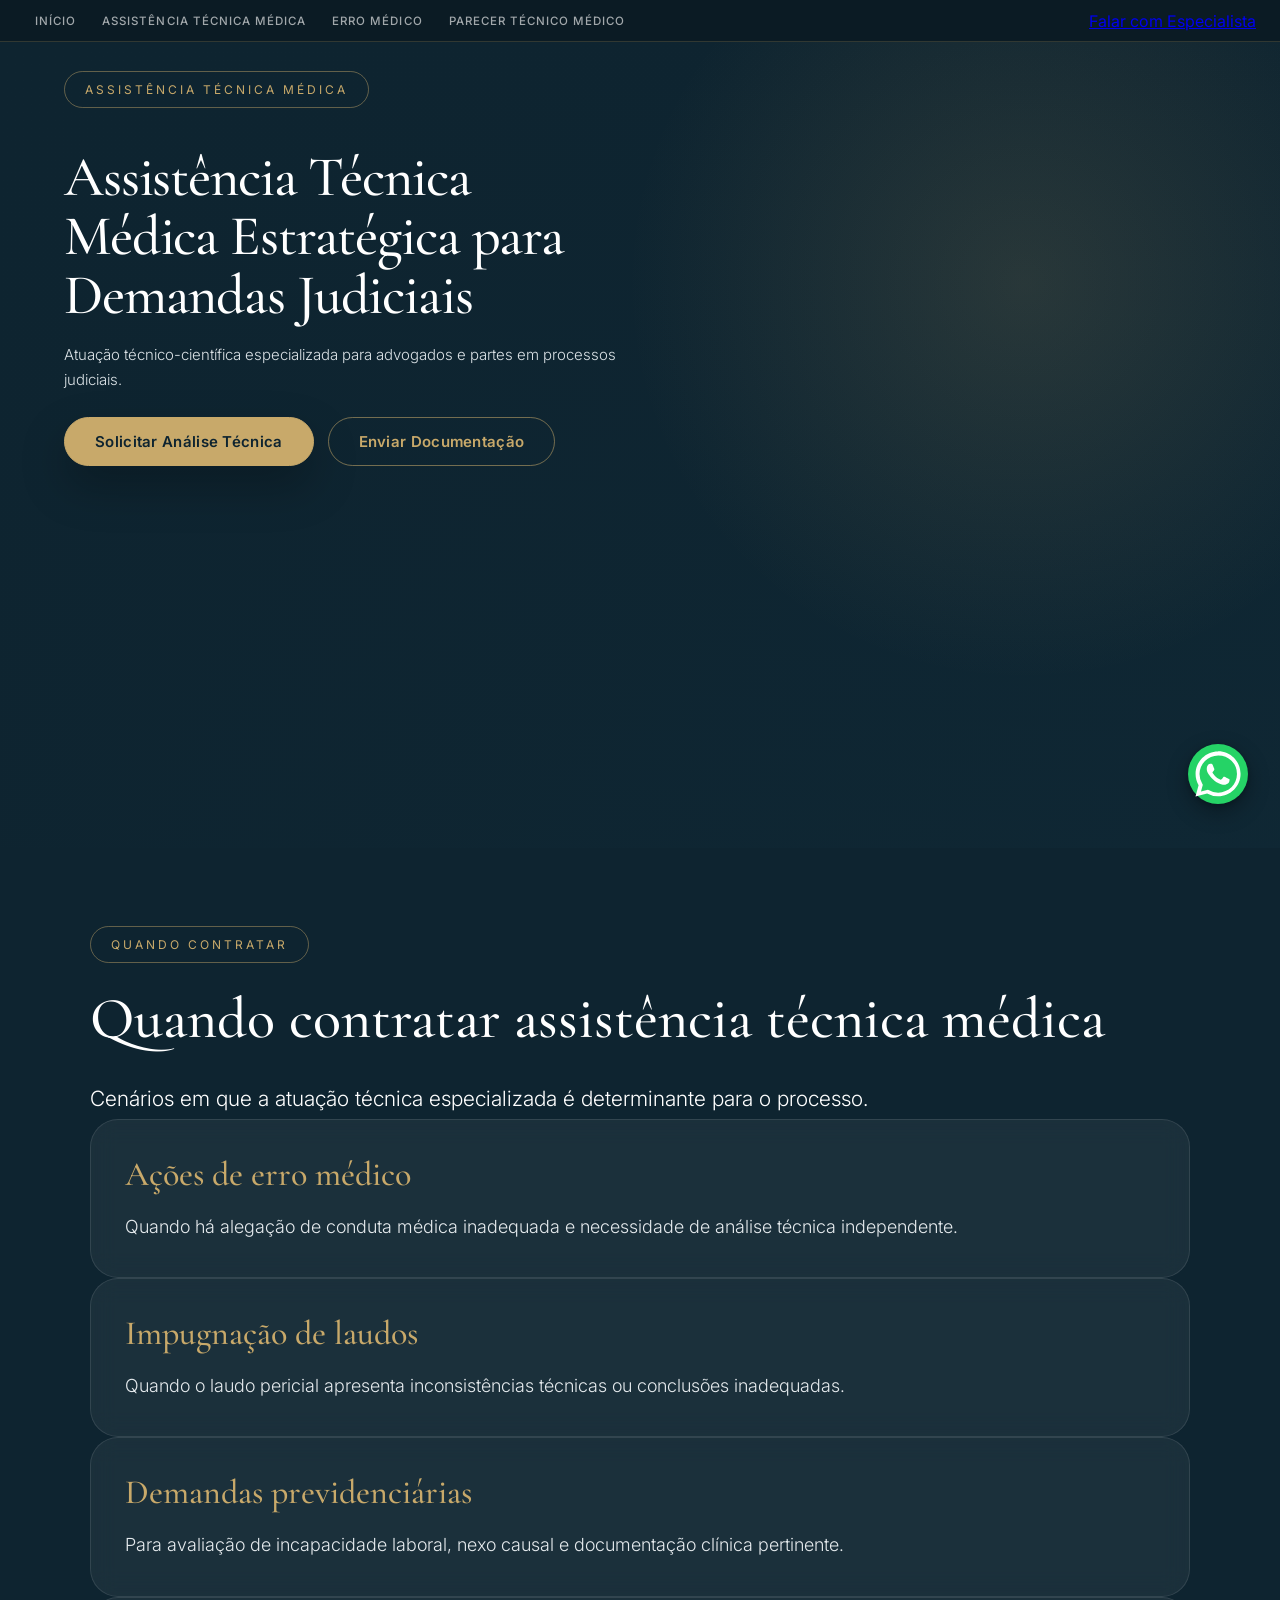
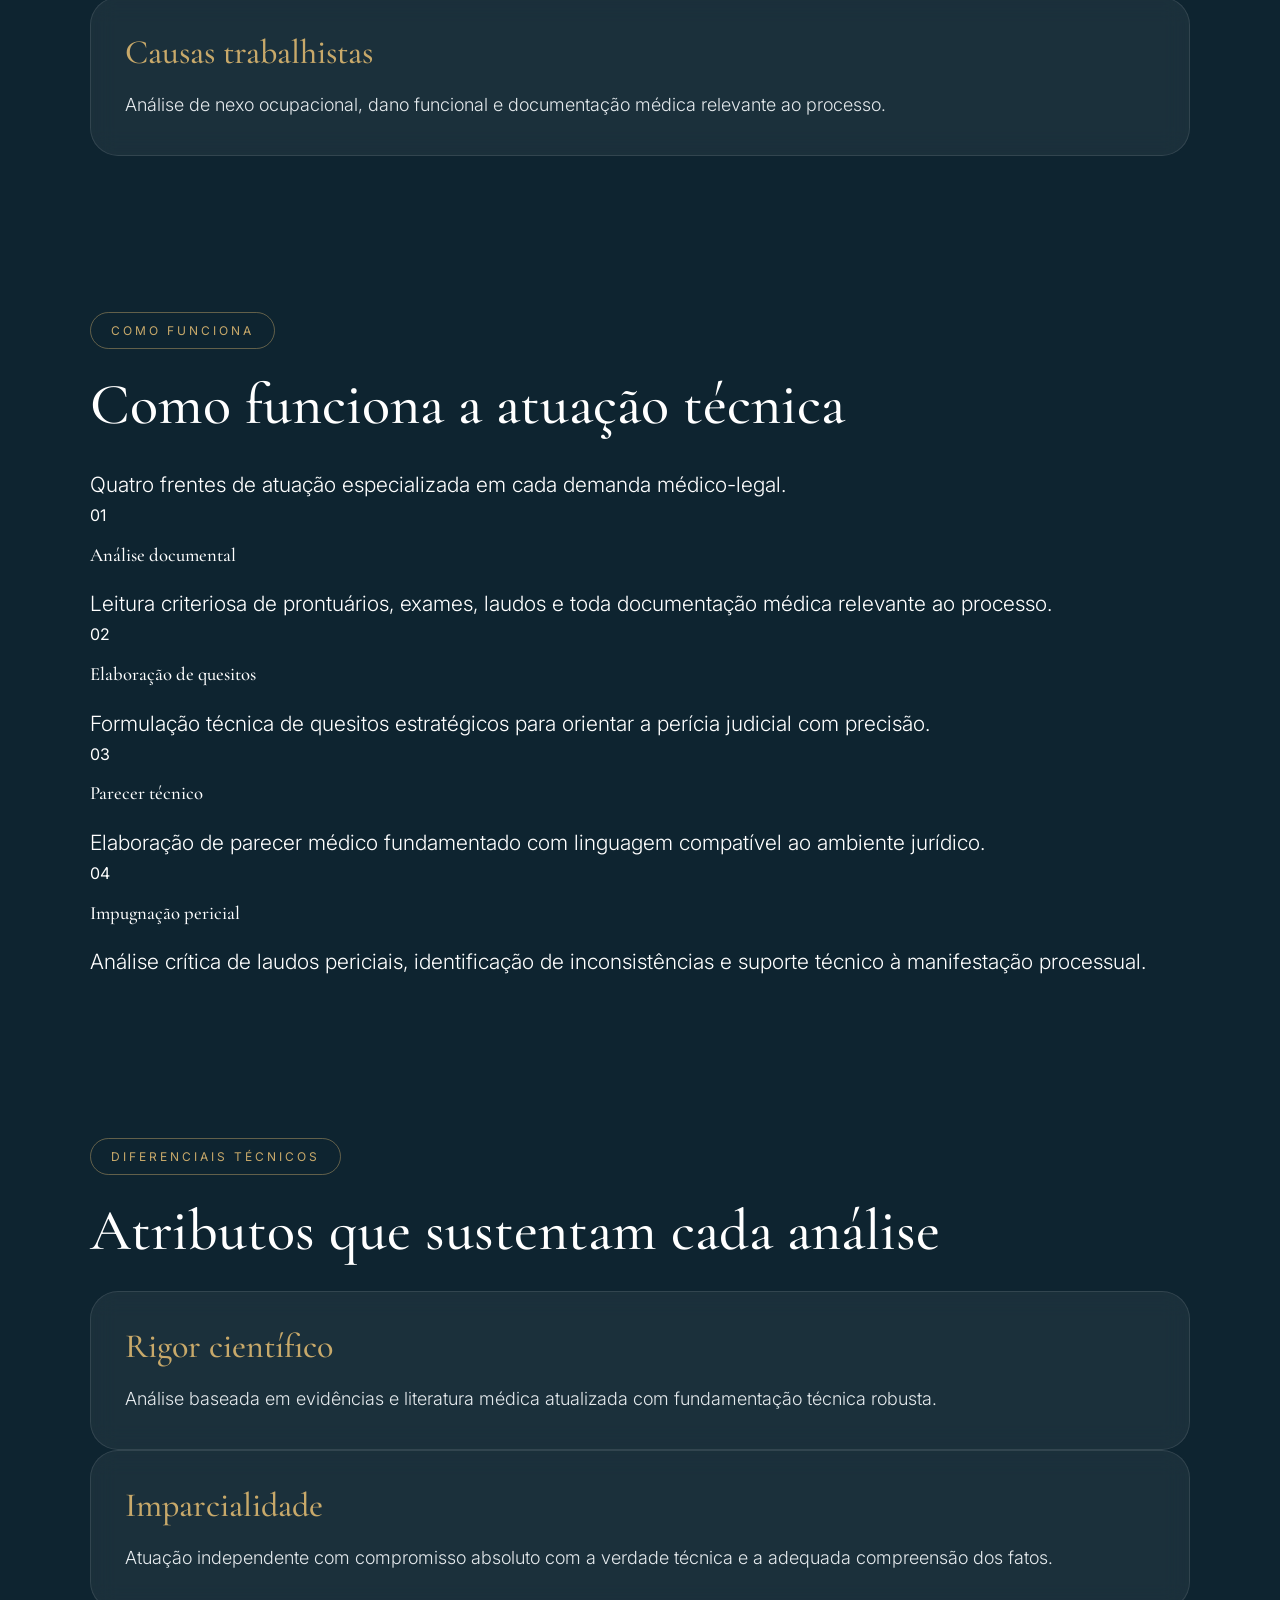
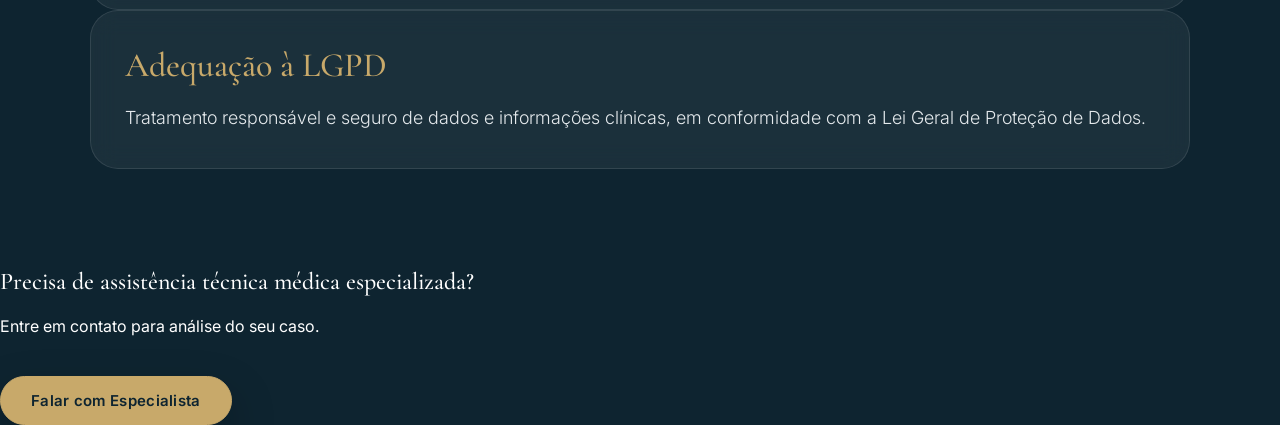
<file: assistencia-tecnica-medica.html>
<!DOCTYPE html>
<html lang="pt-br">
<head>
<meta charset="UTF-8">
<meta name="viewport" content="width=device-width, initial-scale=1.0">
<title>Assistência Técnica Médica | Barreto Chaves Medicina Legal</title>
<meta name="description" content="Assistência técnica médica especializada para advogados e partes em demandas judiciais. Análise de prontuários, quesitos, pareceres e impugnação de laudos. CREMESP 83558.">
<meta name="robots" content="index, follow">
<meta property="og:type" content="website">
<meta property="og:title" content="Assistência Técnica Médica | Barreto Chaves Medicina Legal">
<meta property="og:description" content="Assistência técnica médica especializada para advogados e partes em demandas judiciais. Análise de prontuários, quesitos, pareceres e impugnação de laudos.">
<meta property="og:image" content="https://barretochavesmedicinalegal.com/imagens/foto-doutor.png">
<meta property="og:url" content="https://barretochavesmedicinalegal.com/assistencia-tecnica-medica.html">
<meta property="og:locale" content="pt_BR">
<link rel="canonical" href="https://barretochavesmedicinalegal.com/assistencia-tecnica-medica.html">
<link rel="icon" type="image/png" href="imagens/favicon.png">
<link rel="preconnect" href="https://fonts.googleapis.com">
<link href="https://fonts.googleapis.com/css2?family=Cormorant+Garamond:wght@400;500;600&family=Inter:wght@300;400;500;600&display=swap" rel="stylesheet">
<link rel="stylesheet" href="css/assistencia-tecnica-medica.css">
</head>
<body>

<!-- TOP BAR -->
<header class="top-bar">
  <nav class="topbar-nav">
    <a href="index.html">Início</a>
    <a href="assistencia-tecnica-medica.html" class="active">Assistência Técnica Médica</a>
    <a href="erro-medico.html">Erro Médico</a>
    <a href="parecer-tecnico-medico.html">Parecer Técnico Médico</a>
  </nav>
  <a href="https://wa.me/5512996662041" class="btn-cta">Falar com Especialista</a>
</header>

<!-- HERO -->
<section class="hero">
  <div class="hero-inner">
    <div class="tag">Assistência Técnica Médica</div>
    <h1>Assistência Técnica Médica Estratégica para Demandas Judiciais</h1>
    <p class="hero-sub">Atuação técnico-científica especializada para advogados e partes em processos judiciais.</p>
    <div class="hero-ctas">
      <a href="https://wa.me/5512996662041" class="btn btn-primary">Solicitar Análise Técnica</a>
      <a href="https://wa.me/5512996662041" class="btn btn-secondary">Enviar Documentação</a>
    </div>
  </div>
</section>

<!-- QUANDO CONTRATAR -->
<section class="section">
  <div class="section-head">
    <div class="tag">Quando Contratar</div>
    <h2>Quando contratar assistência técnica médica</h2>
    <p class="section-intro">Cenários em que a atuação técnica especializada é determinante para o processo.</p>
  </div>
  <div class="grid-4">
    <div class="card">
      <h3>Ações de erro médico</h3>
      <p>Quando há alegação de conduta médica inadequada e necessidade de análise técnica independente.</p>
    </div>
    <div class="card">
      <h3>Impugnação de laudos</h3>
      <p>Quando o laudo pericial apresenta inconsistências técnicas ou conclusões inadequadas.</p>
    </div>
    <div class="card">
      <h3>Demandas previdenciárias</h3>
      <p>Para avaliação de incapacidade laboral, nexo causal e documentação clínica pertinente.</p>
    </div>
    <div class="card">
      <h3>Causas trabalhistas</h3>
      <p>Análise de nexo ocupacional, dano funcional e documentação médica relevante ao processo.</p>
    </div>
  </div>
</section>

<!-- COMO FUNCIONA -->
<section class="section section-alt">
  <div class="section-head">
    <div class="tag">Como Funciona</div>
    <h2>Como funciona a atuação técnica</h2>
    <p class="section-intro">Quatro frentes de atuação especializada em cada demanda médico-legal.</p>
  </div>
  <div class="grid-2">
    <div class="feature-card">
      <div class="feature-num">01</div>
      <h3>Análise documental</h3>
      <p>Leitura criteriosa de prontuários, exames, laudos e toda documentação médica relevante ao processo.</p>
    </div>
    <div class="feature-card">
      <div class="feature-num">02</div>
      <h3>Elaboração de quesitos</h3>
      <p>Formulação técnica de quesitos estratégicos para orientar a perícia judicial com precisão.</p>
    </div>
    <div class="feature-card">
      <div class="feature-num">03</div>
      <h3>Parecer técnico</h3>
      <p>Elaboração de parecer médico fundamentado com linguagem compatível ao ambiente jurídico.</p>
    </div>
    <div class="feature-card">
      <div class="feature-num">04</div>
      <h3>Impugnação pericial</h3>
      <p>Análise crítica de laudos periciais, identificação de inconsistências e suporte técnico à manifestação processual.</p>
    </div>
  </div>
</section>

<!-- DIFERENCIAIS + LGPD -->
<section class="section">
  <div class="section-head">
    <div class="tag">Diferenciais Técnicos</div>
    <h2>Atributos que sustentam cada análise</h2>
  </div>
  <div class="grid-3">
    <div class="card">
      <h3>Rigor científico</h3>
      <p>Análise baseada em evidências e literatura médica atualizada com fundamentação técnica robusta.</p>
    </div>
    <div class="card">
      <h3>Imparcialidade</h3>
      <p>Atuação independente com compromisso absoluto com a verdade técnica e a adequada compreensão dos fatos.</p>
    </div>
    <div class="card">
      <h3>Adequação à LGPD</h3>
      <p>Tratamento responsável e seguro de dados e informações clínicas, em conformidade com a Lei Geral de Proteção de Dados.</p>
    </div>
  </div>
</section>

<!-- CTA FINAL -->
<section class="cta-final">
  <h2>Precisa de assistência técnica médica especializada?</h2>
  <p>Entre em contato para análise do seu caso.</p>
  <a href="https://wa.me/5512996662041" class="btn btn-primary">Falar com Especialista</a>
</section>

<!-- WhatsApp flutuante -->
<a class="whats-float" href="https://wa.me/5512996662041" target="_blank" rel="noopener" aria-label="Falar no WhatsApp">
  <svg viewBox="0 0 32 32" xmlns="http://www.w3.org/2000/svg">
    <path fill="#fff" d="M16.04 4C9.42 4 4.04 9.38 4.04 16c0 2.11.55 4.17 1.6 5.99L4 28l6.18-1.62a11.96 11.96 0 0 0 5.86 1.5h.01c6.62 0 12-5.38 12-12s-5.38-12-12-12zm0 21.95h-.01a9.93 9.93 0 0 1-5.07-1.39l-.36-.21-3.67.96.98-3.58-.24-.37a9.95 9.95 0 0 1-1.53-5.32c0-5.5 4.48-9.97 9.99-9.97a9.94 9.94 0 0 1 7.07 2.92 9.93 9.93 0 0 1 2.92 7.06c0 5.5-4.48 9.9-9.99 9.9zm5.47-7.46c-.3-.15-1.77-.87-2.05-.97-.27-.1-.47-.15-.67.15-.2.3-.77.97-.94 1.17-.17.2-.35.22-.65.07-.3-.15-1.27-.47-2.41-1.49-.89-.79-1.49-1.77-1.66-2.07-.17-.3-.02-.46.13-.61.13-.13.3-.35.45-.52.15-.17.2-.3.3-.5.1-.2.05-.37-.02-.52-.07-.15-.67-1.62-.92-2.21-.24-.58-.49-.5-.67-.51-.17-.01-.37-.01-.57-.01-.2 0-.52.07-.79.37-.27.3-1.04 1.02-1.04 2.49 0 1.47 1.07 2.89 1.22 3.09.15.2 2.11 3.22 5.11 4.51.71.31 1.27.49 1.71.63.72.23 1.37.2 1.88.12.57-.08 1.77-.72 2.02-1.41.25-.7.25-1.29.17-1.41-.07-.13-.27-.2-.57-.35z"/>
  </svg>
</a>

<!-- Google tag (gtag.js) — substituir AW-18177286407 pelo ID real após ativar a conta -->
<script async src="https://www.googletagmanager.com/gtag/js?id=AW-18177286407"></script>
<script>
  window.dataLayer = window.dataLayer || [];
  function gtag(){dataLayer.push(arguments);}
  gtag('js', new Date());
  gtag('config', 'AW-18177286407');
</script>
<script>
document.querySelectorAll('a[href*="wa.me"]').forEach(function(el){
  el.addEventListener('click', function(){
    gtag('event', 'whatsapp_click', { event_category: 'contato' });
  });
});
</script>

</body>
</html>
</file>
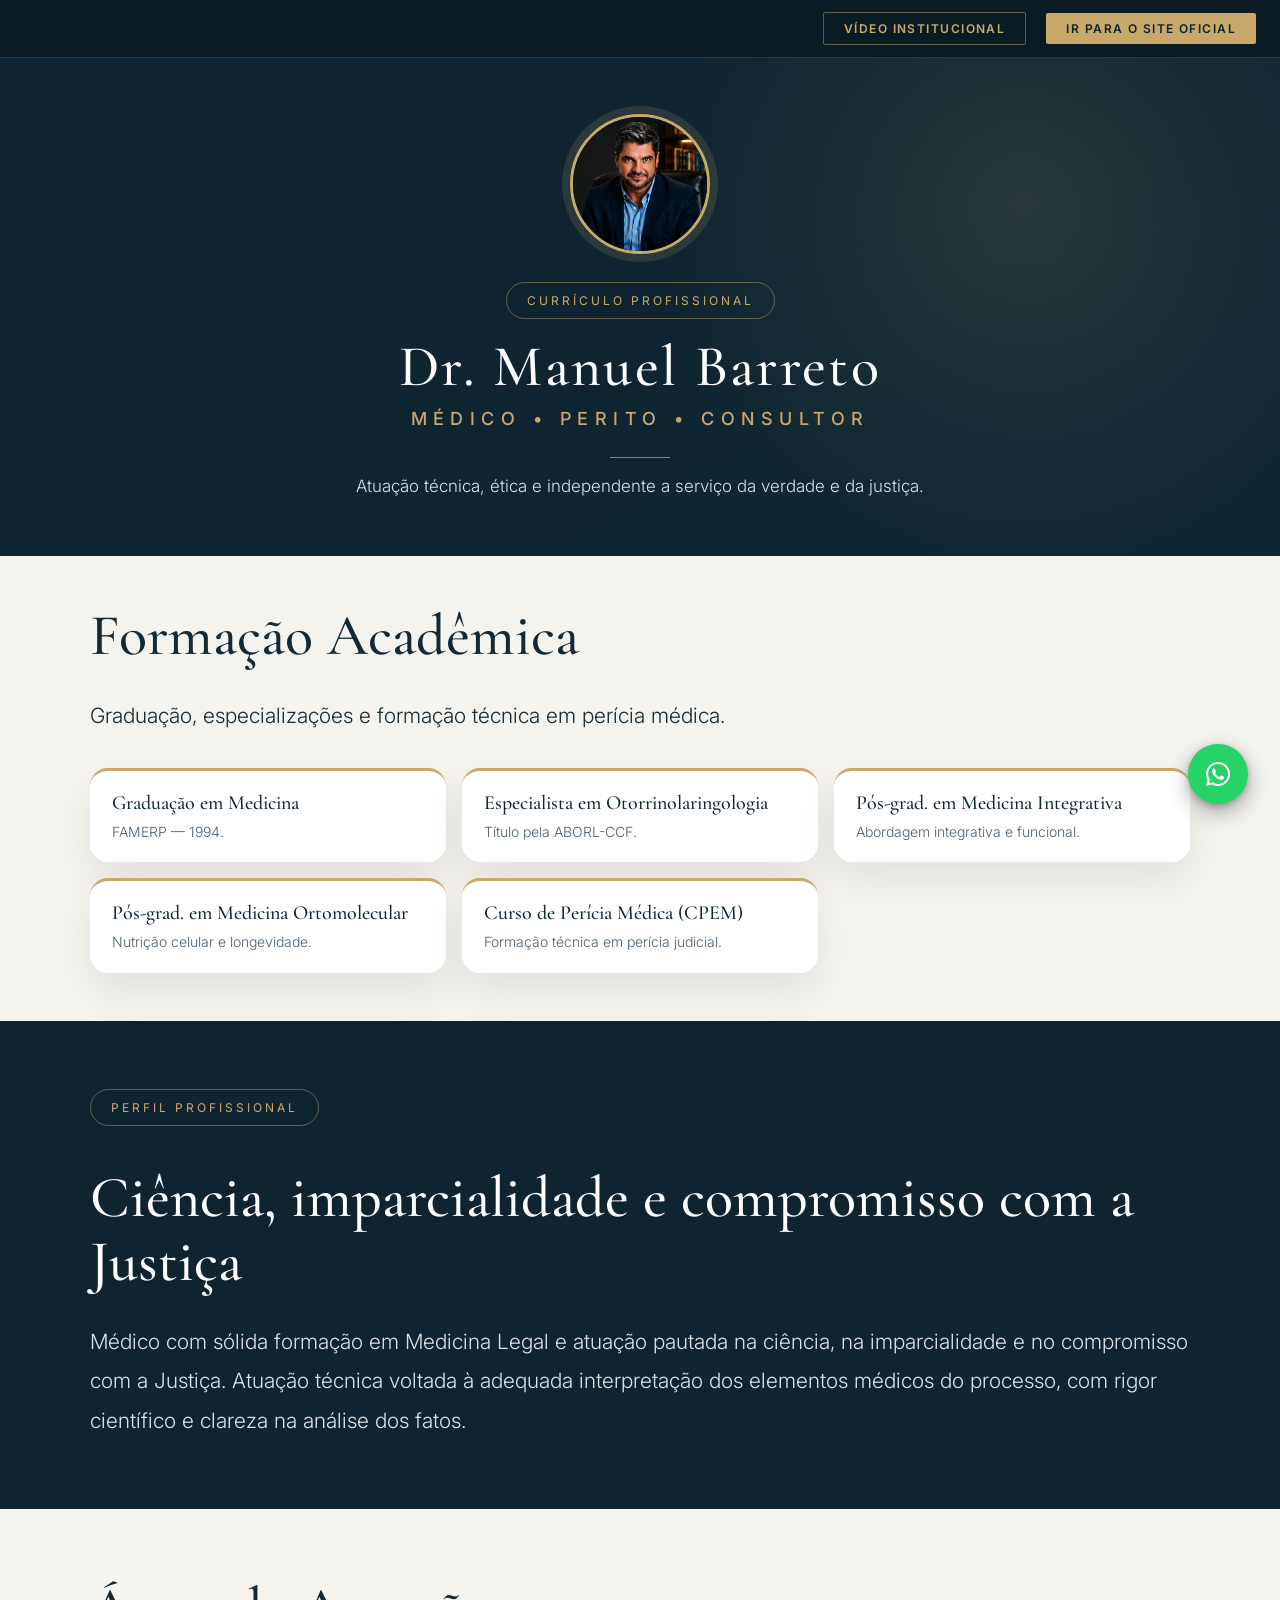
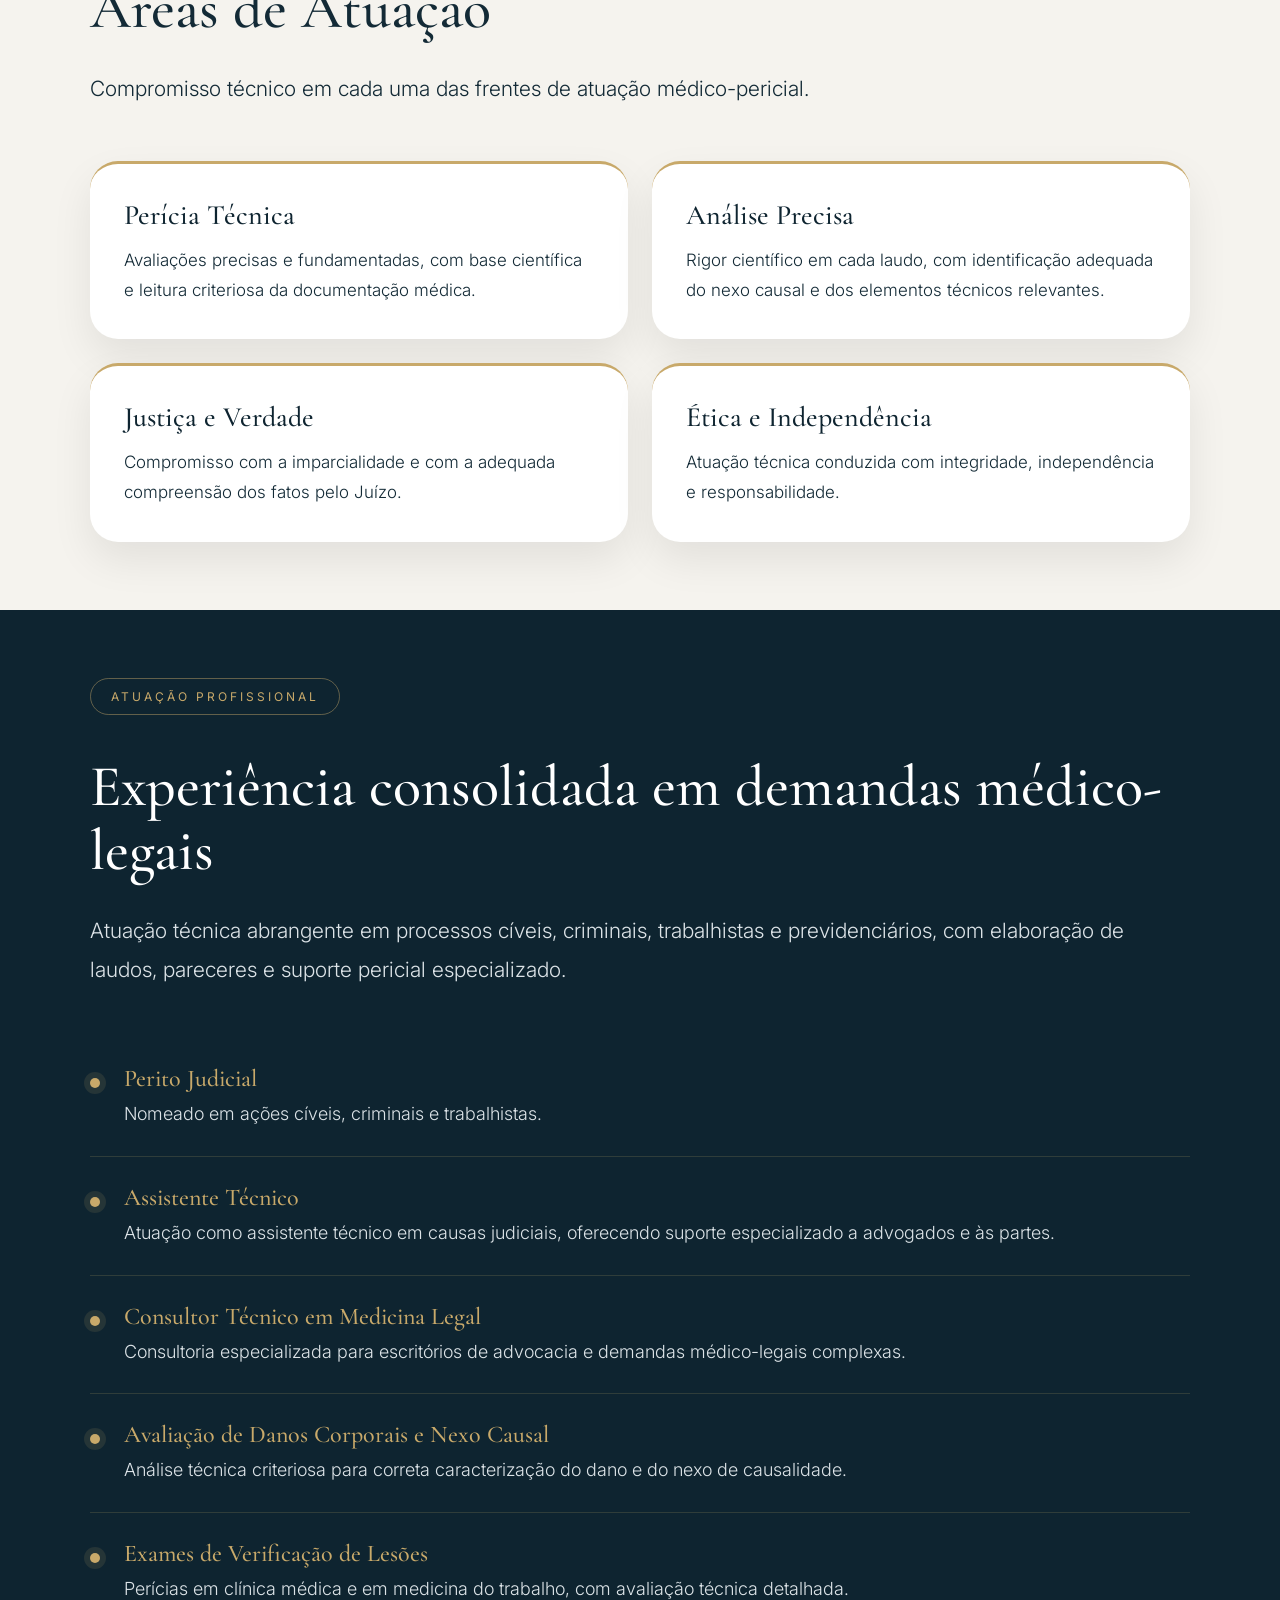
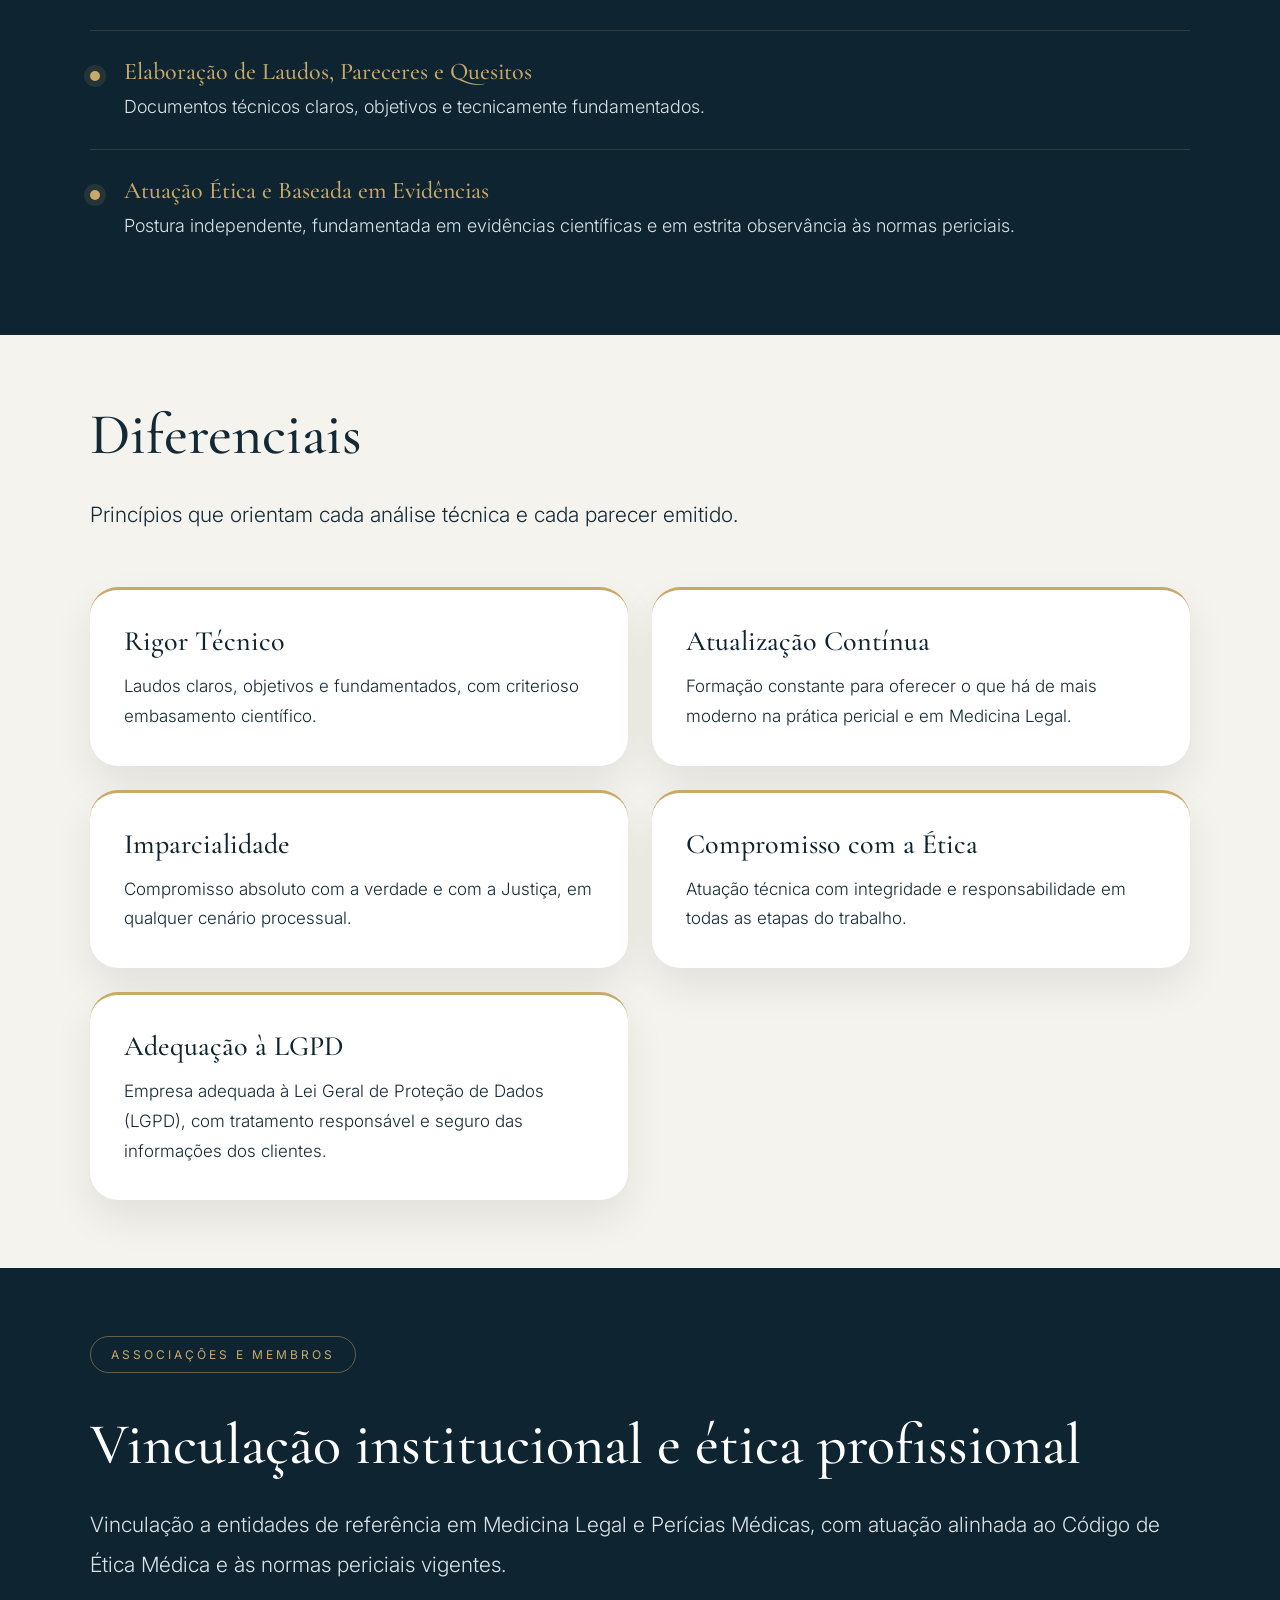
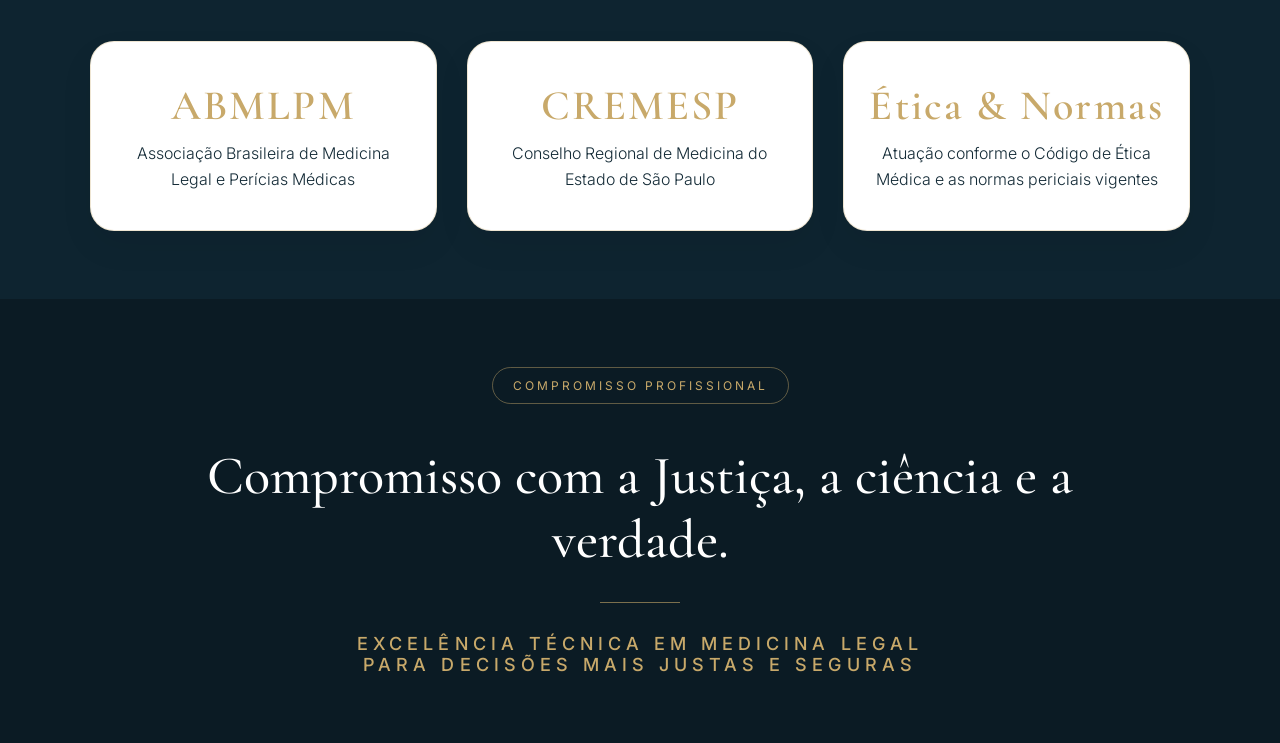
<file: curriculo.html>
﻿<!DOCTYPE html>
<html lang="pt-br">
<head>
<meta charset="UTF-8">
<meta name="viewport" content="width=device-width, initial-scale=1.0">

<title>Dr. Manuel Barreto Chaves | Currículo Profissional - Medicina Legal</title>

<meta name="description" content="Currículo profissional do Dr. Manuel Barreto Chaves — Médico Perito (CREMESP 83558). Formação em Medicina Legal, Otorrinolaringologia, Perícia Médica e especialidades correlatas.">
<meta name="robots" content="index, follow">

<meta property="og:type" content="profile">
<meta property="og:title" content="Dr. Manuel Barreto Chaves | Currículo Profissional - Medicina Legal">
<meta property="og:description" content="Currículo profissional do Dr. Manuel Barreto Chaves — Médico Perito (CREMESP 83558). Formação em Medicina Legal, Otorrinolaringologia, Perícia Médica e especialidades correlatas.">
<meta property="og:image" content="https://barretochavesmedicinalegal.com/imagens/foto_curriculo.png">
<meta property="og:url" content="https://barretochavesmedicinalegal.com/curriculo.html">
<meta property="og:locale" content="pt_BR">

<link rel="canonical" href="https://barretochavesmedicinalegal.com/curriculo.html">

<meta name="twitter:card" content="summary_large_image">
<meta name="twitter:title" content="Dr. Manuel Barreto Chaves | Currículo Profissional - Medicina Legal">
<meta name="twitter:description" content="Currículo profissional do Dr. Manuel Barreto Chaves — Médico Perito (CREMESP 83558). Formação em Medicina Legal, Otorrinolaringologia e Perícia Médica.">
<meta name="twitter:image" content="https://barretochavesmedicinalegal.com/imagens/foto_curriculo.png">

<link rel="preconnect" href="https://fonts.googleapis.com">
<link href="https://fonts.googleapis.com/css2?family=Cormorant+Garamond:wght@400;500;600&family=Inter:wght@300;400;500;600&display=swap" rel="stylesheet">
<link rel="icon" type="image/png" href="imagens/favicon.png">
<link rel="stylesheet" href="css/curriculo.css">

</head>

<body>

<!-- ===================== TOPO ===================== -->
<div class="top-bar">
  <a href="link_acesso.html" class="btn-video-inst">Vídeo Institucional</a>
  <a href="index.html" class="btn-site-oficial">IR PARA O SITE OFICIAL</a>
</div>

<!-- ===================== HERO ===================== -->
<section class="hero">
  <img class="hero-photo" src="imagens/foto_curriculo.png" alt="Dr. Manuel Barreto">
  <div class="tag">Currículo Profissional</div>

  <h1 class="hero-title">Dr. Manuel Barreto</h1>
  <div class="hero-subtitle">Médico • Perito • Consultor</div>

  <div class="divider"></div>

  <p class="hero-tagline">
    Atuação técnica, ética e independente a serviço da verdade e da justiça.
  </p>
</section>

<!-- ===================== FORMAÇÃO ACADÊMICA ===================== -->
<section class="section light formation">
  <div class="max">
    <h2>Formação Acadêmica</h2>
    <p class="section-intro">
      Graduação, especializações e formação técnica em perícia médica.
    </p>
  </div>

  <div class="service-grid cols-3">
    <div class="service">
      <h3>Graduação em Medicina</h3>
      <p>FAMERP — 1994.</p>
    </div>

    <div class="service">
      <h3>Especialista em Otorrinolaringologia</h3>
      <p>Título pela ABORL-CCF.</p>
    </div>

    <div class="service">
      <h3>Pós-grad. em Medicina Integrativa</h3>
      <p>Abordagem integrativa e funcional.</p>
    </div>

    <div class="service">
      <h3>Pós-grad. em Medicina Ortomolecular</h3>
      <p>Nutrição celular e longevidade.</p>
    </div>

    <div class="service">
      <h3>Curso de Perícia Médica (CPEM)</h3>
      <p>Formação técnica em perícia judicial.</p>
    </div>
  </div>
</section>

<!-- ===================== PERFIL PROFISSIONAL ===================== -->
<section class="section dark">
  <div class="tag">Perfil Profissional</div>

  <h2>Ciência, imparcialidade e compromisso com a Justiça</h2>

  <p class="section-intro">
    Médico com sólida formação em Medicina Legal e atuação pautada na ciência, na imparcialidade e no compromisso com a Justiça. Atuação técnica voltada à adequada interpretação dos elementos médicos do processo, com rigor científico e clareza na análise dos fatos.
  </p>
</section>

<!-- ===================== ÁREAS DE ATUAÇÃO ===================== -->
<section class="section light">
  <div class="max">
    <h2>Áreas de Atuação</h2>
    <p class="section-intro">
      Compromisso técnico em cada uma das frentes de atuação médico-pericial.
    </p>
  </div>

  <div class="service-grid">
    <div class="service">
      <h3>Perícia Técnica</h3>
      <p>Avaliações precisas e fundamentadas, com base científica e leitura criteriosa da documentação médica.</p>
    </div>

    <div class="service">
      <h3>Análise Precisa</h3>
      <p>Rigor científico em cada laudo, com identificação adequada do nexo causal e dos elementos técnicos relevantes.</p>
    </div>

    <div class="service">
      <h3>Justiça e Verdade</h3>
      <p>Compromisso com a imparcialidade e com a adequada compreensão dos fatos pelo Juízo.</p>
    </div>

    <div class="service">
      <h3>Ética e Independência</h3>
      <p>Atuação técnica conduzida com integridade, independência e responsabilidade.</p>
    </div>
  </div>
</section>

<!-- ===================== ATUAÇÃO PROFISSIONAL ===================== -->
<section class="section dark">
  <div class="tag">Atuação Profissional</div>

  <h2>Experiência consolidada em demandas médico-legais</h2>

  <p class="section-intro">
    Atuação técnica abrangente em processos cíveis, criminais, trabalhistas e previdenciários, com elaboração de laudos, pareceres e suporte pericial especializado.
  </p>

  <div class="feature-list">
    <div class="feature-item">
      <div class="feature-bullet"></div>
      <div class="feature-content">
        <h3>Perito Judicial</h3>
        <p>Nomeado em ações cíveis, criminais e trabalhistas.</p>
      </div>
    </div>

    <div class="feature-item">
      <div class="feature-bullet"></div>
      <div class="feature-content">
        <h3>Assistente Técnico</h3>
        <p>Atuação como assistente técnico em causas judiciais, oferecendo suporte especializado a advogados e às partes.</p>
      </div>
    </div>

    <div class="feature-item">
      <div class="feature-bullet"></div>
      <div class="feature-content">
        <h3>Consultor Técnico em Medicina Legal</h3>
        <p>Consultoria especializada para escritórios de advocacia e demandas médico-legais complexas.</p>
      </div>
    </div>

    <div class="feature-item">
      <div class="feature-bullet"></div>
      <div class="feature-content">
        <h3>Avaliação de Danos Corporais e Nexo Causal</h3>
        <p>Análise técnica criteriosa para correta caracterização do dano e do nexo de causalidade.</p>
      </div>
    </div>

    <div class="feature-item">
      <div class="feature-bullet"></div>
      <div class="feature-content">
        <h3>Exames de Verificação de Lesões</h3>
        <p>Perícias em clínica médica e em medicina do trabalho, com avaliação técnica detalhada.</p>
      </div>
    </div>

    <div class="feature-item">
      <div class="feature-bullet"></div>
      <div class="feature-content">
        <h3>Elaboração de Laudos, Pareceres e Quesitos</h3>
        <p>Documentos técnicos claros, objetivos e tecnicamente fundamentados.</p>
      </div>
    </div>

    <div class="feature-item">
      <div class="feature-bullet"></div>
      <div class="feature-content">
        <h3>Atuação Ética e Baseada em Evidências</h3>
        <p>Postura independente, fundamentada em evidências científicas e em estrita observância às normas periciais.</p>
      </div>
    </div>
  </div>
</section>

<!-- ===================== DIFERENCIAIS ===================== -->
<section class="section light">
  <div class="max">
    <h2>Diferenciais</h2>
    <p class="section-intro">
      Princípios que orientam cada análise técnica e cada parecer emitido.
    </p>
  </div>

  <div class="service-grid">
    <div class="service">
      <h3>Rigor Técnico</h3>
      <p>Laudos claros, objetivos e fundamentados, com criterioso embasamento científico.</p>
    </div>

    <div class="service">
      <h3>Atualização Contínua</h3>
      <p>Formação constante para oferecer o que há de mais moderno na prática pericial e em Medicina Legal.</p>
    </div>

    <div class="service">
      <h3>Imparcialidade</h3>
      <p>Compromisso absoluto com a verdade e com a Justiça, em qualquer cenário processual.</p>
    </div>

    <div class="service">
      <h3>Compromisso com a Ética</h3>
      <p>Atuação técnica com integridade e responsabilidade em todas as etapas do trabalho.</p>
    </div>

    <div class="service">
      <h3>Adequação à LGPD</h3>
      <p>Empresa adequada à Lei Geral de Proteção de Dados (LGPD), com tratamento responsável e seguro das informações dos clientes.</p>
    </div>
  </div>
</section>

<!-- ===================== ASSOCIAÇÕES E MEMBROS ===================== -->
<section class="section dark">
  <div class="tag">Associações e Membros</div>

  <h2>Vinculação institucional e ética profissional</h2>

  <p class="section-intro">
    Vinculação a entidades de referência em Medicina Legal e Perícias Médicas, com atuação alinhada ao Código de Ética Médica e às normas periciais vigentes.
  </p>

  <div class="associations">
    <div class="association">
      <div class="acronym">ABMLPM</div>
      <p>Associação Brasileira de Medicina Legal e Perícias Médicas</p>
    </div>

    <div class="association">
      <div class="acronym">CREMESP</div>
      <p>Conselho Regional de Medicina do Estado de São Paulo</p>
    </div>

    <div class="association">
      <div class="acronym">Ética &amp; Normas</div>
      <p>Atuação conforme o Código de Ética Médica e as normas periciais vigentes</p>
    </div>
  </div>
</section>

<!-- ===================== CLOSING ===================== -->
<footer class="closing">
  <div class="tag">Compromisso Profissional</div>

  <div class="closing-title">
    Compromisso com a Justiça, a ciência e a verdade.
  </div>

  <div class="closing-divider"></div>

  <div class="closing-sub">
    Excelência técnica em Medicina Legal<br>
    para decisões mais justas e seguras
  </div>
</footer>


<button class="back-to-top" id="backToTop" aria-label="Voltar ao topo" onclick="window.scrollTo({top:0,behavior:'smooth'})">&#8679;</button>

<script>
  (function(){
    var btn = document.getElementById('backToTop');
    window.addEventListener('scroll', function(){
      btn.classList.toggle('visible', window.scrollY > 300);
    }, {passive:true});
  })();
</script>

<a class="whats-float" href="https://wa.me/5512996662041" target="_blank" rel="noopener" aria-label="Falar no WhatsApp">
  <span class="whats-pulse" aria-hidden="true"></span>
  <svg class="whats-icon" viewBox="0 0 32 32" xmlns="http://www.w3.org/2000/svg" aria-hidden="true">
    <path fill="#fff" d="M16.04 4C9.42 4 4.04 9.38 4.04 16c0 2.11.55 4.17 1.6 5.99L4 28l6.18-1.62a11.96 11.96 0 0 0 5.86 1.5h.01c6.62 0 12-5.38 12-12s-5.38-12-12-12zm0 21.95h-.01a9.93 9.93 0 0 1-5.07-1.39l-.36-.21-3.67.96.98-3.58-.24-.37a9.95 9.95 0 0 1-1.53-5.32c0-5.5 4.48-9.97 9.99-9.97a9.94 9.94 0 0 1 7.07 2.92 9.93 9.93 0 0 1 2.92 7.06c0 5.5-4.48 9.9-9.99 9.9zm5.47-7.46c-.3-.15-1.77-.87-2.05-.97-.27-.1-.47-.15-.67.15-.2.3-.77.97-.94 1.17-.17.2-.35.22-.65.07-.3-.15-1.27-.47-2.41-1.49-.89-.79-1.49-1.77-1.66-2.07-.17-.3-.02-.46.13-.61.13-.13.3-.35.45-.52.15-.17.2-.3.3-.5.1-.2.05-.37-.02-.52-.07-.15-.67-1.62-.92-2.21-.24-.58-.49-.5-.67-.51-.17-.01-.37-.01-.57-.01-.2 0-.52.07-.79.37-.27.3-1.04 1.02-1.04 2.49 0 1.47 1.07 2.89 1.22 3.09.15.2 2.11 3.22 5.11 4.51.71.31 1.27.49 1.71.63.72.23 1.37.2 1.88.12.57-.08 1.77-.72 2.02-1.41.25-.7.25-1.29.17-1.41-.07-.13-.27-.2-.57-.35z"/>
  </svg>
</a>

<!-- Google tag (gtag.js) — substituir AW-18177286407 pelo ID real após ativar a conta -->
<script async src="https://www.googletagmanager.com/gtag/js?id=AW-18177286407"></script>
<script>
  window.dataLayer = window.dataLayer || [];
  function gtag(){dataLayer.push(arguments);}
  gtag('js', new Date());
  gtag('config', 'AW-18177286407');
</script>
<script>
document.querySelectorAll('a[href*="wa.me"]').forEach(function(el){
  el.addEventListener('click', function(){
    gtag('event', 'whatsapp_click', { event_category: 'contato' });
  });
});
</script>

</body>
</html>
</file>
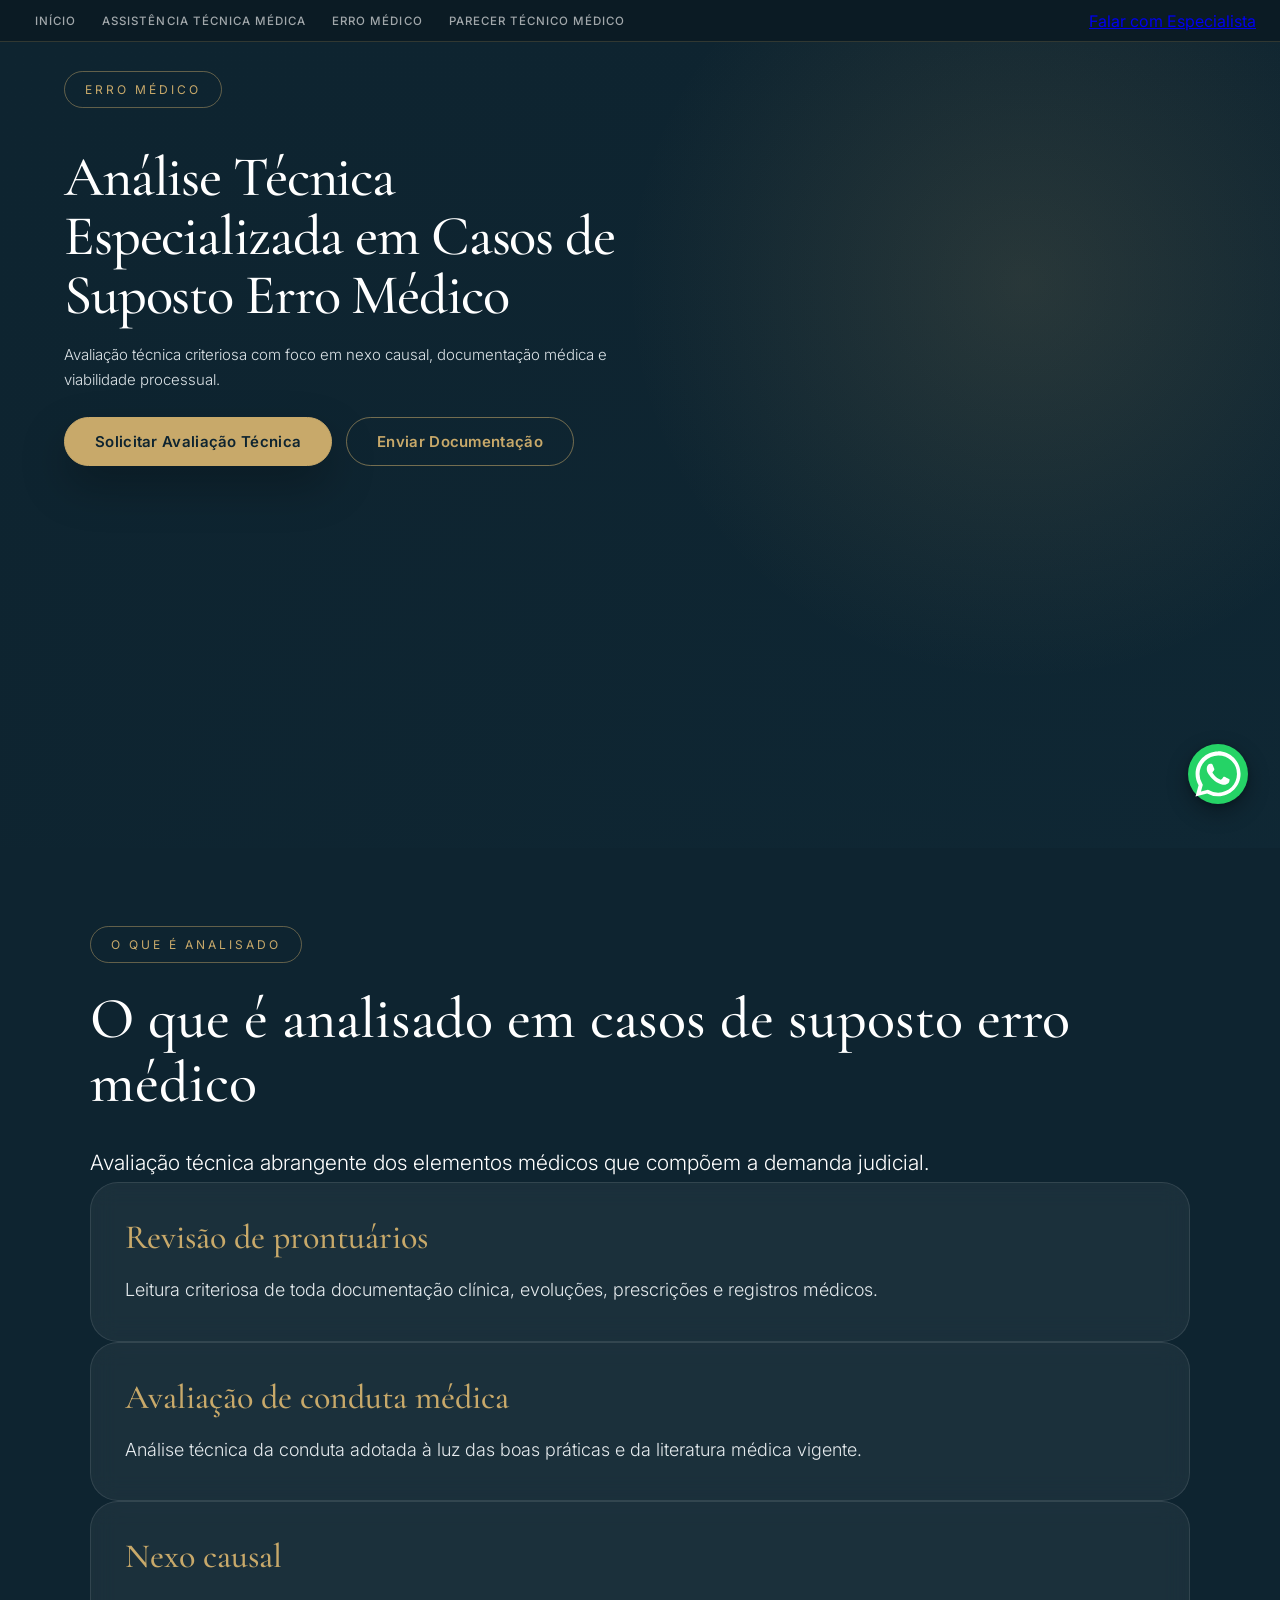
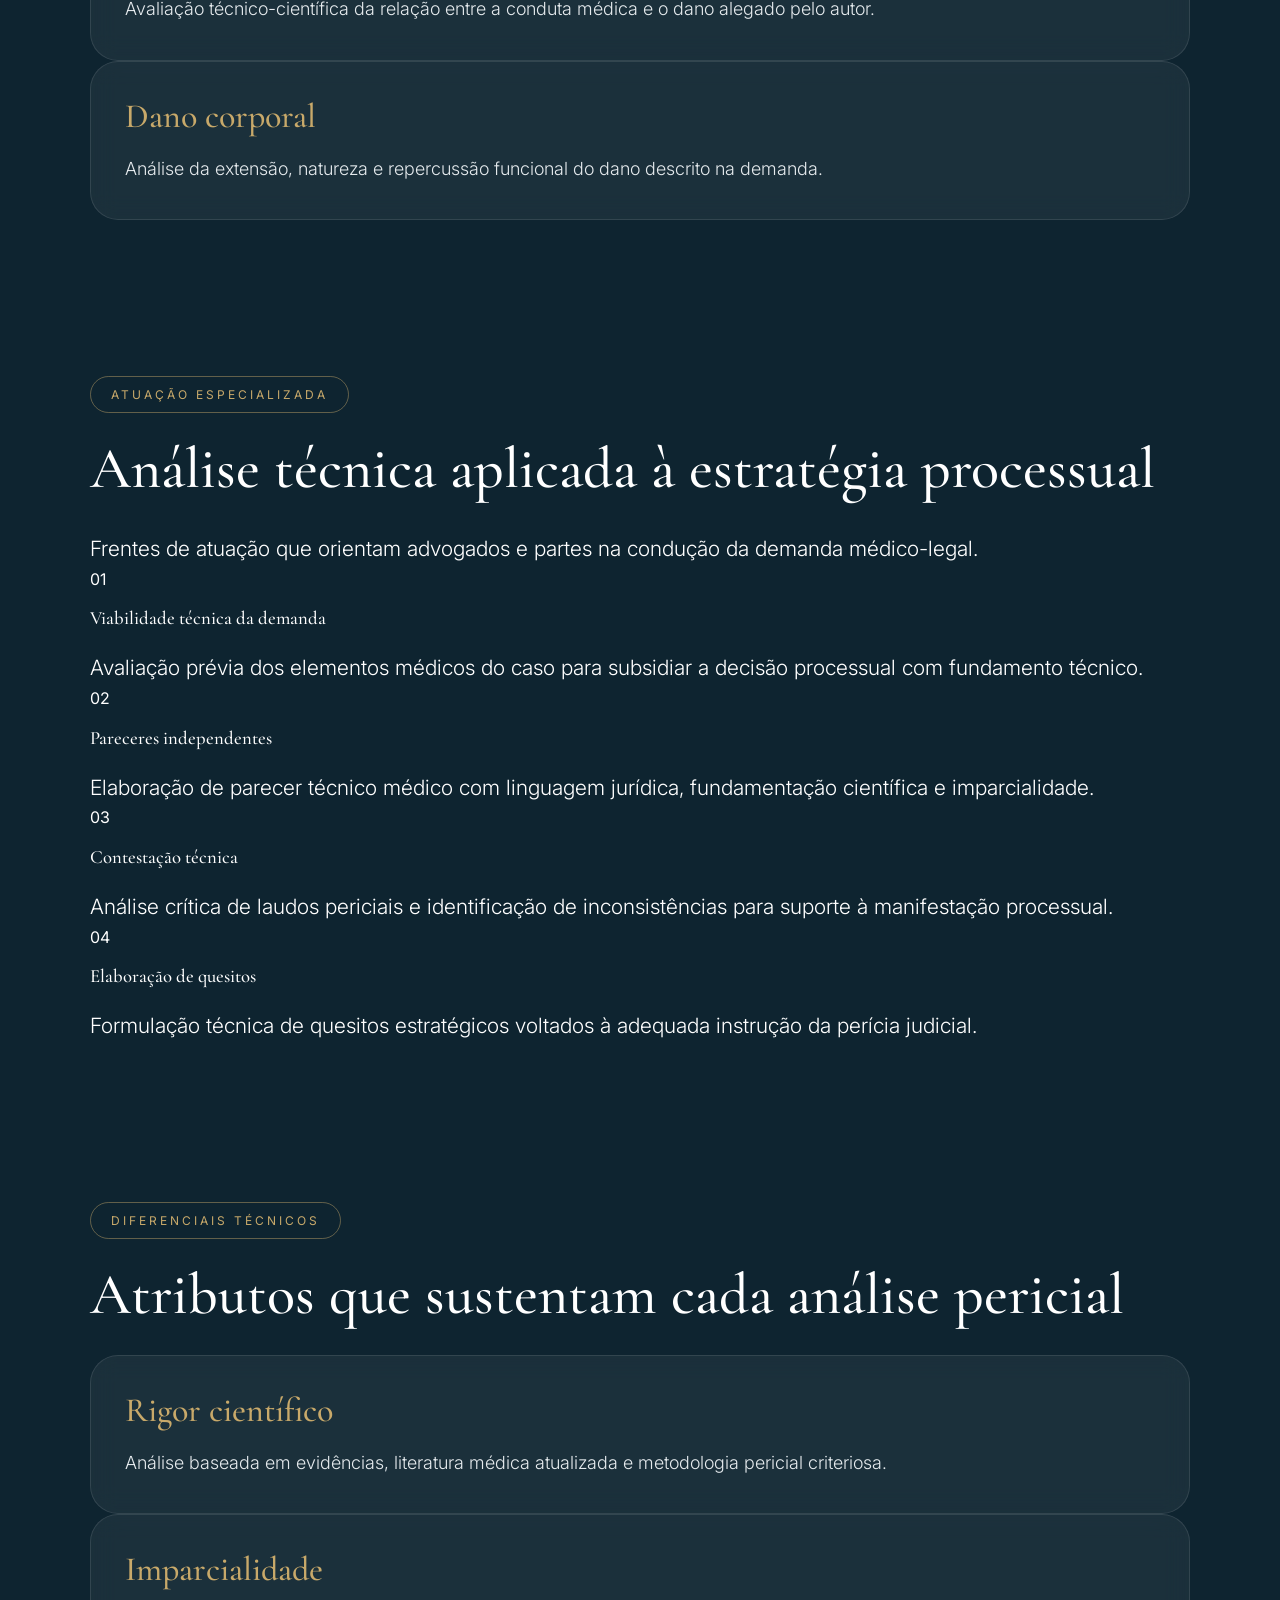
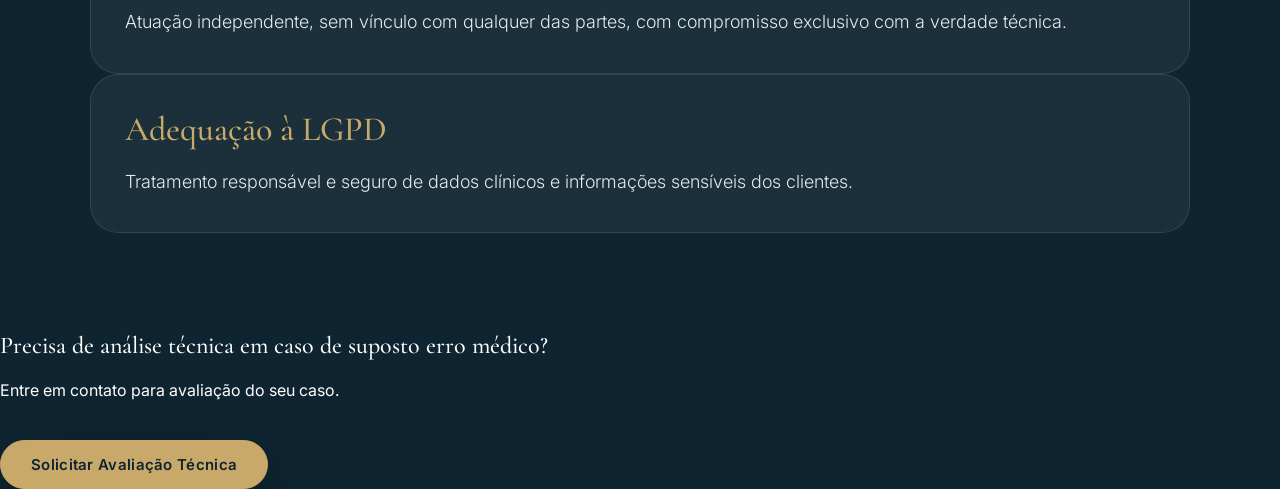
<file: erro-medico.html>
<!DOCTYPE html>
<html lang="pt-br">
<head>
<meta charset="UTF-8">
<meta name="viewport" content="width=device-width, initial-scale=1.0">
<title>Erro Médico | Barreto Chaves Medicina Legal</title>
<meta name="description" content="Análise técnica especializada em casos de suposto erro médico. Avaliação de conduta médica, nexo causal, dano corporal e viabilidade processual. CREMESP 83558.">
<meta name="robots" content="index, follow">
<meta property="og:type" content="website">
<meta property="og:title" content="Erro Médico | Barreto Chaves Medicina Legal">
<meta property="og:description" content="Análise técnica especializada em casos de suposto erro médico. Avaliação de conduta médica, nexo causal, dano corporal e viabilidade processual.">
<meta property="og:image" content="https://barretochavesmedicinalegal.com/imagens/foto-doutor.png">
<meta property="og:url" content="https://barretochavesmedicinalegal.com/erro-medico.html">
<meta property="og:locale" content="pt_BR">
<link rel="canonical" href="https://barretochavesmedicinalegal.com/erro-medico.html">
<link rel="icon" type="image/png" href="imagens/favicon.png">
<link rel="preconnect" href="https://fonts.googleapis.com">
<link href="https://fonts.googleapis.com/css2?family=Cormorant+Garamond:wght@400;500;600&family=Inter:wght@300;400;500;600&display=swap" rel="stylesheet">
<link rel="stylesheet" href="css/erro-medico.css">
</head>
<body>

<!-- TOP BAR -->
<header class="top-bar">
  <nav class="topbar-nav">
    <a href="index.html">Início</a>
    <a href="assistencia-tecnica-medica.html">Assistência Técnica Médica</a>
    <a href="erro-medico.html" class="active">Erro Médico</a>
    <a href="parecer-tecnico-medico.html">Parecer Técnico Médico</a>
  </nav>
  <a href="https://wa.me/5512996662041" class="btn-cta">Falar com Especialista</a>
</header>

<!-- HERO -->
<section class="hero">
  <div class="hero-inner">
    <div class="tag">Erro Médico</div>
    <h1>Análise Técnica Especializada em Casos de Suposto Erro Médico</h1>
    <p class="hero-sub">Avaliação técnica criteriosa com foco em nexo causal, documentação médica e viabilidade processual.</p>
    <div class="hero-ctas">
      <a href="https://wa.me/5512996662041" class="btn btn-primary">Solicitar Avaliação Técnica</a>
      <a href="https://wa.me/5512996662041" class="btn btn-secondary">Enviar Documentação</a>
    </div>
  </div>
</section>

<!-- O QUE É ANALISADO -->
<section class="section">
  <div class="section-head">
    <div class="tag">O Que É Analisado</div>
    <h2>O que é analisado em casos de suposto erro médico</h2>
    <p class="section-intro">Avaliação técnica abrangente dos elementos médicos que compõem a demanda judicial.</p>
  </div>
  <div class="grid-4">
    <div class="card">
      <h3>Revisão de prontuários</h3>
      <p>Leitura criteriosa de toda documentação clínica, evoluções, prescrições e registros médicos.</p>
    </div>
    <div class="card">
      <h3>Avaliação de conduta médica</h3>
      <p>Análise técnica da conduta adotada à luz das boas práticas e da literatura médica vigente.</p>
    </div>
    <div class="card">
      <h3>Nexo causal</h3>
      <p>Avaliação técnico-científica da relação entre a conduta médica e o dano alegado pelo autor.</p>
    </div>
    <div class="card">
      <h3>Dano corporal</h3>
      <p>Análise da extensão, natureza e repercussão funcional do dano descrito na demanda.</p>
    </div>
  </div>
</section>

<!-- ATUAÇÃO ESPECIALIZADA -->
<section class="section section-alt">
  <div class="section-head">
    <div class="tag">Atuação Especializada</div>
    <h2>Análise técnica aplicada à estratégia processual</h2>
    <p class="section-intro">Frentes de atuação que orientam advogados e partes na condução da demanda médico-legal.</p>
  </div>
  <div class="grid-2">
    <div class="feature-card">
      <div class="feature-num">01</div>
      <h3>Viabilidade técnica da demanda</h3>
      <p>Avaliação prévia dos elementos médicos do caso para subsidiar a decisão processual com fundamento técnico.</p>
    </div>
    <div class="feature-card">
      <div class="feature-num">02</div>
      <h3>Pareceres independentes</h3>
      <p>Elaboração de parecer técnico médico com linguagem jurídica, fundamentação científica e imparcialidade.</p>
    </div>
    <div class="feature-card">
      <div class="feature-num">03</div>
      <h3>Contestação técnica</h3>
      <p>Análise crítica de laudos periciais e identificação de inconsistências para suporte à manifestação processual.</p>
    </div>
    <div class="feature-card">
      <div class="feature-num">04</div>
      <h3>Elaboração de quesitos</h3>
      <p>Formulação técnica de quesitos estratégicos voltados à adequada instrução da perícia judicial.</p>
    </div>
  </div>
</section>

<!-- DIFERENCIAIS -->
<section class="section">
  <div class="section-head">
    <div class="tag">Diferenciais Técnicos</div>
    <h2>Atributos que sustentam cada análise pericial</h2>
  </div>
  <div class="grid-3">
    <div class="card">
      <h3>Rigor científico</h3>
      <p>Análise baseada em evidências, literatura médica atualizada e metodologia pericial criteriosa.</p>
    </div>
    <div class="card">
      <h3>Imparcialidade</h3>
      <p>Atuação independente, sem vínculo com qualquer das partes, com compromisso exclusivo com a verdade técnica.</p>
    </div>
    <div class="card">
      <h3>Adequação à LGPD</h3>
      <p>Tratamento responsável e seguro de dados clínicos e informações sensíveis dos clientes.</p>
    </div>
  </div>
</section>

<!-- CTA FINAL -->
<section class="cta-final">
  <h2>Precisa de análise técnica em caso de suposto erro médico?</h2>
  <p>Entre em contato para avaliação do seu caso.</p>
  <a href="https://wa.me/5512996662041" class="btn btn-primary">Solicitar Avaliação Técnica</a>
</section>

<!-- WhatsApp flutuante -->
<a class="whats-float" href="https://wa.me/5512996662041" target="_blank" rel="noopener" aria-label="Falar no WhatsApp">
  <svg viewBox="0 0 32 32" xmlns="http://www.w3.org/2000/svg">
    <path fill="#fff" d="M16.04 4C9.42 4 4.04 9.38 4.04 16c0 2.11.55 4.17 1.6 5.99L4 28l6.18-1.62a11.96 11.96 0 0 0 5.86 1.5h.01c6.62 0 12-5.38 12-12s-5.38-12-12-12zm0 21.95h-.01a9.93 9.93 0 0 1-5.07-1.39l-.36-.21-3.67.96.98-3.58-.24-.37a9.95 9.95 0 0 1-1.53-5.32c0-5.5 4.48-9.97 9.99-9.97a9.94 9.94 0 0 1 7.07 2.92 9.93 9.93 0 0 1 2.92 7.06c0 5.5-4.48 9.9-9.99 9.9zm5.47-7.46c-.3-.15-1.77-.87-2.05-.97-.27-.1-.47-.15-.67.15-.2.3-.77.97-.94 1.17-.17.2-.35.22-.65.07-.3-.15-1.27-.47-2.41-1.49-.89-.79-1.49-1.77-1.66-2.07-.17-.3-.02-.46.13-.61.13-.13.3-.35.45-.52.15-.17.2-.3.3-.5.1-.2.05-.37-.02-.52-.07-.15-.67-1.62-.92-2.21-.24-.58-.49-.5-.67-.51-.17-.01-.37-.01-.57-.01-.2 0-.52.07-.79.37-.27.3-1.04 1.02-1.04 2.49 0 1.47 1.07 2.89 1.22 3.09.15.2 2.11 3.22 5.11 4.51.71.31 1.27.49 1.71.63.72.23 1.37.2 1.88.12.57-.08 1.77-.72 2.02-1.41.25-.7.25-1.29.17-1.41-.07-.13-.27-.2-.57-.35z"/>
  </svg>
</a>

<!-- Google tag (gtag.js) — substituir AW-18177286407 pelo ID real após ativar a conta -->
<script async src="https://www.googletagmanager.com/gtag/js?id=AW-18177286407"></script>
<script>
  window.dataLayer = window.dataLayer || [];
  function gtag(){dataLayer.push(arguments);}
  gtag('js', new Date());
  gtag('config', 'AW-18177286407');
</script>
<script>
document.querySelectorAll('a[href*="wa.me"]').forEach(function(el){
  el.addEventListener('click', function(){
    gtag('event', 'whatsapp_click', { event_category: 'contato' });
  });
});
</script>

</body>
</html>
</file>
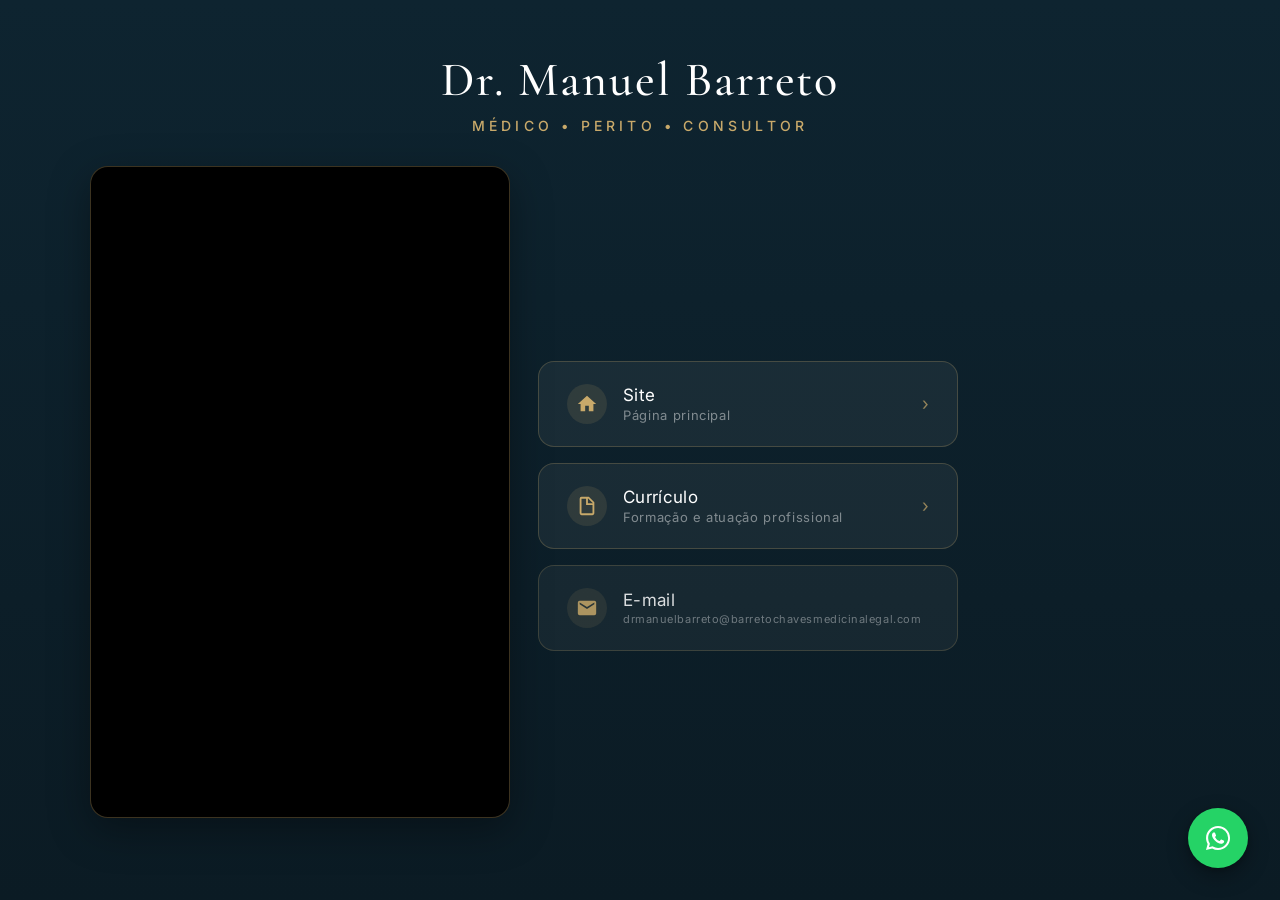
<file: link_acesso.html>
<!DOCTYPE html>
<html lang="pt-br">
<head>
<meta charset="UTF-8">
<meta name="viewport" content="width=device-width, initial-scale=1.0">
<title>Dr. Manuel Barreto | Links de Acesso</title>

<meta name="description" content="Acesse o site, currículo e contato do Dr. Manuel Barreto Chaves — Médico Perito e Consultor em Medicina Legal. São José dos Campos/SP.">
<meta name="robots" content="index, follow">

<meta property="og:type" content="website">
<meta property="og:title" content="Dr. Manuel Barreto | Médico Perito e Consultor em Medicina Legal">
<meta property="og:description" content="Acesse o site, currículo e contato do Dr. Manuel Barreto Chaves — Médico Perito e Consultor em Medicina Legal. São José dos Campos/SP.">
<meta property="og:image" content="https://barretochavesmedicinalegal.com/imagens/foto-doutor.png">
<meta property="og:url" content="https://barretochavesmedicinalegal.com/link_acesso.html">
<meta property="og:locale" content="pt_BR">

<link rel="canonical" href="https://barretochavesmedicinalegal.com/link_acesso.html">

<meta name="twitter:card" content="summary">
<meta name="twitter:title" content="Dr. Manuel Barreto | Médico Perito e Consultor em Medicina Legal">
<meta name="twitter:description" content="Acesse o site, currículo e contato do Dr. Manuel Barreto Chaves — Médico Perito e Consultor em Medicina Legal.">
<meta name="twitter:image" content="https://barretochavesmedicinalegal.com/imagens/foto-doutor.png">

<link rel="preconnect" href="https://fonts.googleapis.com">
<link href="https://fonts.googleapis.com/css2?family=Cormorant+Garamond:wght@400;500;600&family=Inter:wght@300;400;500;600&display=swap" rel="stylesheet">
<link rel="icon" type="image/png" href="imagens/favicon.png">
<link rel="stylesheet" href="css/link_acesso.css">

</head>

<body>

<!-- HERO -->
<section class="hero">
  <h1 class="hero-title">Dr. Manuel Barreto</h1>
  <div class="hero-subtitle">Médico • Perito • Consultor</div>
</section>

<div class="content-row">

  <!-- VIDEO -->
  <div class="video-wrapper">
    <div id="youtube-player"></div>
  </div>

  <!-- LINKS -->
  <div class="links">

    <a class="link-card" href="index.html">
      <div class="icon">
        <svg viewBox="0 0 24 24" xmlns="http://www.w3.org/2000/svg">
          <path d="M10 20v-6h4v6h5v-8h3L12 3 2 12h3v8z"/>
        </svg>
      </div>
      <div class="label">
        Site
        <span>Página principal</span>
      </div>
      <div class="arrow">›</div>
    </a>

    <a class="link-card" href="curriculo.html">
      <div class="icon">
        <svg viewBox="0 0 24 24" xmlns="http://www.w3.org/2000/svg">
          <path d="M14 2H6a2 2 0 0 0-2 2v16a2 2 0 0 0 2 2h12a2 2 0 0 0 2-2V8l-6-6zm-1 1.5L18.5 9H13V3.5zM6 20V4h5v7h7v9H6z"/>
        </svg>
      </div>
      <div class="label">
        Currículo
        <span>Formação e atuação profissional</span>
      </div>
      <div class="arrow">›</div>
    </a>

    <div class="link-card link-card--static">
      <div class="icon">
        <svg viewBox="0 0 24 24" xmlns="http://www.w3.org/2000/svg">
          <path d="M20 4H4a2 2 0 0 0-2 2v12a2 2 0 0 0 2 2h16a2 2 0 0 0 2-2V6a2 2 0 0 0-2-2zm0 4-8 5-8-5V6l8 5 8-5v2z"/>
        </svg>
      </div>
      <div class="label">
        E-mail
        <span>drmanuelbarreto@barretochavesmedicinalegal.com</span>
      </div>
    </div>

  </div><!-- /links -->

</div><!-- /content-row -->

<a class="whats-float" href="https://wa.me/5512996662041" target="_blank" rel="noopener" aria-label="Falar no WhatsApp">
  <span class="whats-pulse" aria-hidden="true"></span>
  <svg class="whats-icon" viewBox="0 0 32 32" xmlns="http://www.w3.org/2000/svg" aria-hidden="true">
    <path fill="#fff" d="M16.04 4C9.42 4 4.04 9.38 4.04 16c0 2.11.55 4.17 1.6 5.99L4 28l6.18-1.62a11.96 11.96 0 0 0 5.86 1.5h.01c6.62 0 12-5.38 12-12s-5.38-12-12-12zm0 21.95h-.01a9.93 9.93 0 0 1-5.07-1.39l-.36-.21-3.67.96.98-3.58-.24-.37a9.95 9.95 0 0 1-1.53-5.32c0-5.5 4.48-9.97 9.99-9.97a9.94 9.94 0 0 1 7.07 2.92 9.93 9.93 0 0 1 2.92 7.06c0 5.5-4.48 9.9-9.99 9.9zm5.47-7.46c-.3-.15-1.77-.87-2.05-.97-.27-.1-.47-.15-.67.15-.2.3-.77.97-.94 1.17-.17.2-.35.22-.65.07-.3-.15-1.27-.47-2.41-1.49-.89-.79-1.49-1.77-1.66-2.07-.17-.3-.02-.46.13-.61.13-.13.3-.35.45-.52.15-.17.2-.3.3-.5.1-.2.05-.37-.02-.52-.07-.15-.67-1.62-.92-2.21-.24-.58-.49-.5-.67-.51-.17-.01-.37-.01-.57-.01-.2 0-.52.07-.79.37-.27.3-1.04 1.02-1.04 2.49 0 1.47 1.07 2.89 1.22 3.09.15.2 2.11 3.22 5.11 4.51.71.31 1.27.49 1.71.63.72.23 1.37.2 1.88.12.57-.08 1.77-.72 2.02-1.41.25-.7.25-1.29.17-1.41-.07-.13-.27-.2-.57-.35z"/>
  </svg>
</a>

<script src="https://www.youtube.com/iframe_api"></script>
<script>
  var player;

  function onYouTubeIframeAPIReady() {
    player = new YT.Player('youtube-player', {
      videoId: 'l76UQY5f-8w',
      playerVars: {
        autoplay: 1,
        mute: 1,
        loop: 1,
        playlist: 'l76UQY5f-8w',
        rel: 0,
        controls: 1,
        playsinline: 1
      },
      events: {
        onReady: function(e) {
          e.target.playVideo();
          setTimeout(function() {
            player.unMute();
            player.setVolume(60);
          }, 1500);
        }
      }
    });
  }
</script>

<!-- Google tag (gtag.js) — substituir AW-18177286407 pelo ID real após ativar a conta -->
<script async src="https://www.googletagmanager.com/gtag/js?id=AW-18177286407"></script>
<script>
  window.dataLayer = window.dataLayer || [];
  function gtag(){dataLayer.push(arguments);}
  gtag('js', new Date());
  gtag('config', 'AW-18177286407');
</script>
<script>
document.querySelectorAll('a[href*="wa.me"]').forEach(function(el){
  el.addEventListener('click', function(){
    gtag('event', 'whatsapp_click', { event_category: 'contato' });
  });
});
</script>

</body>
</html>
</file>
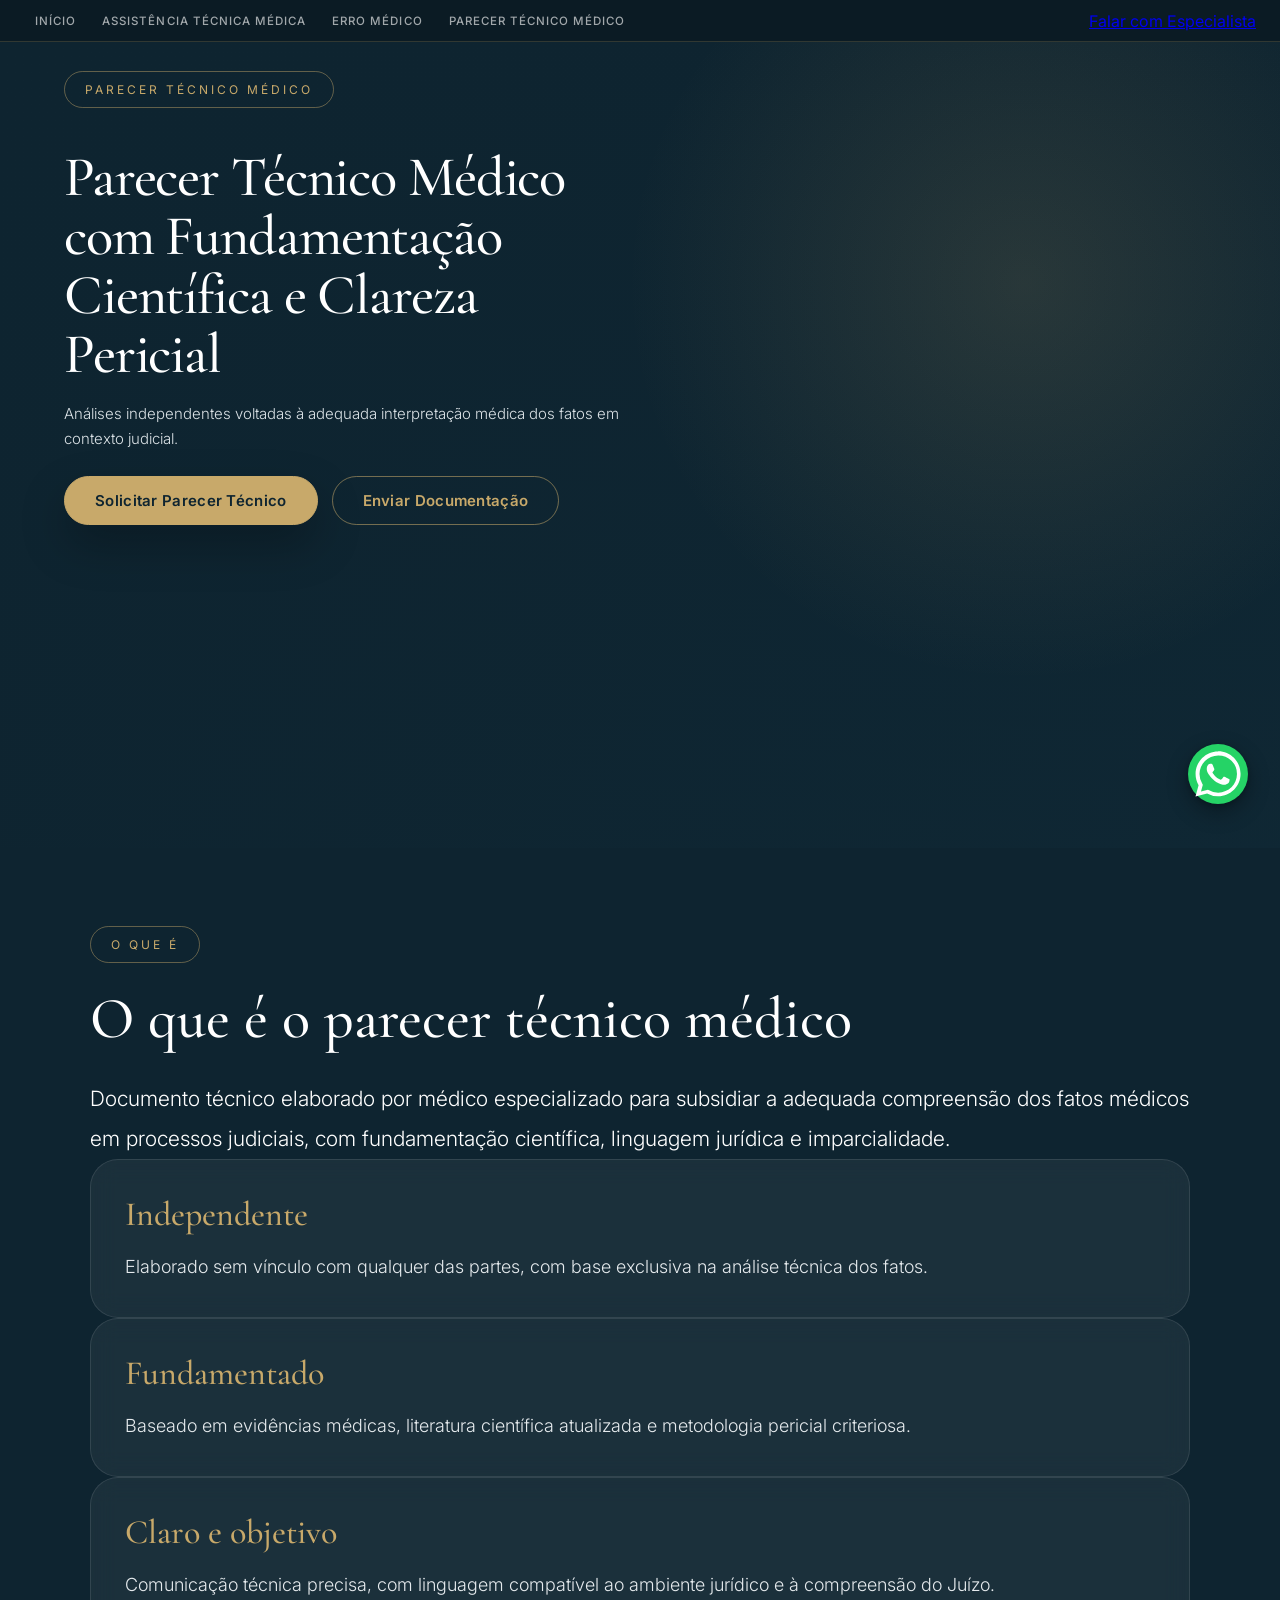
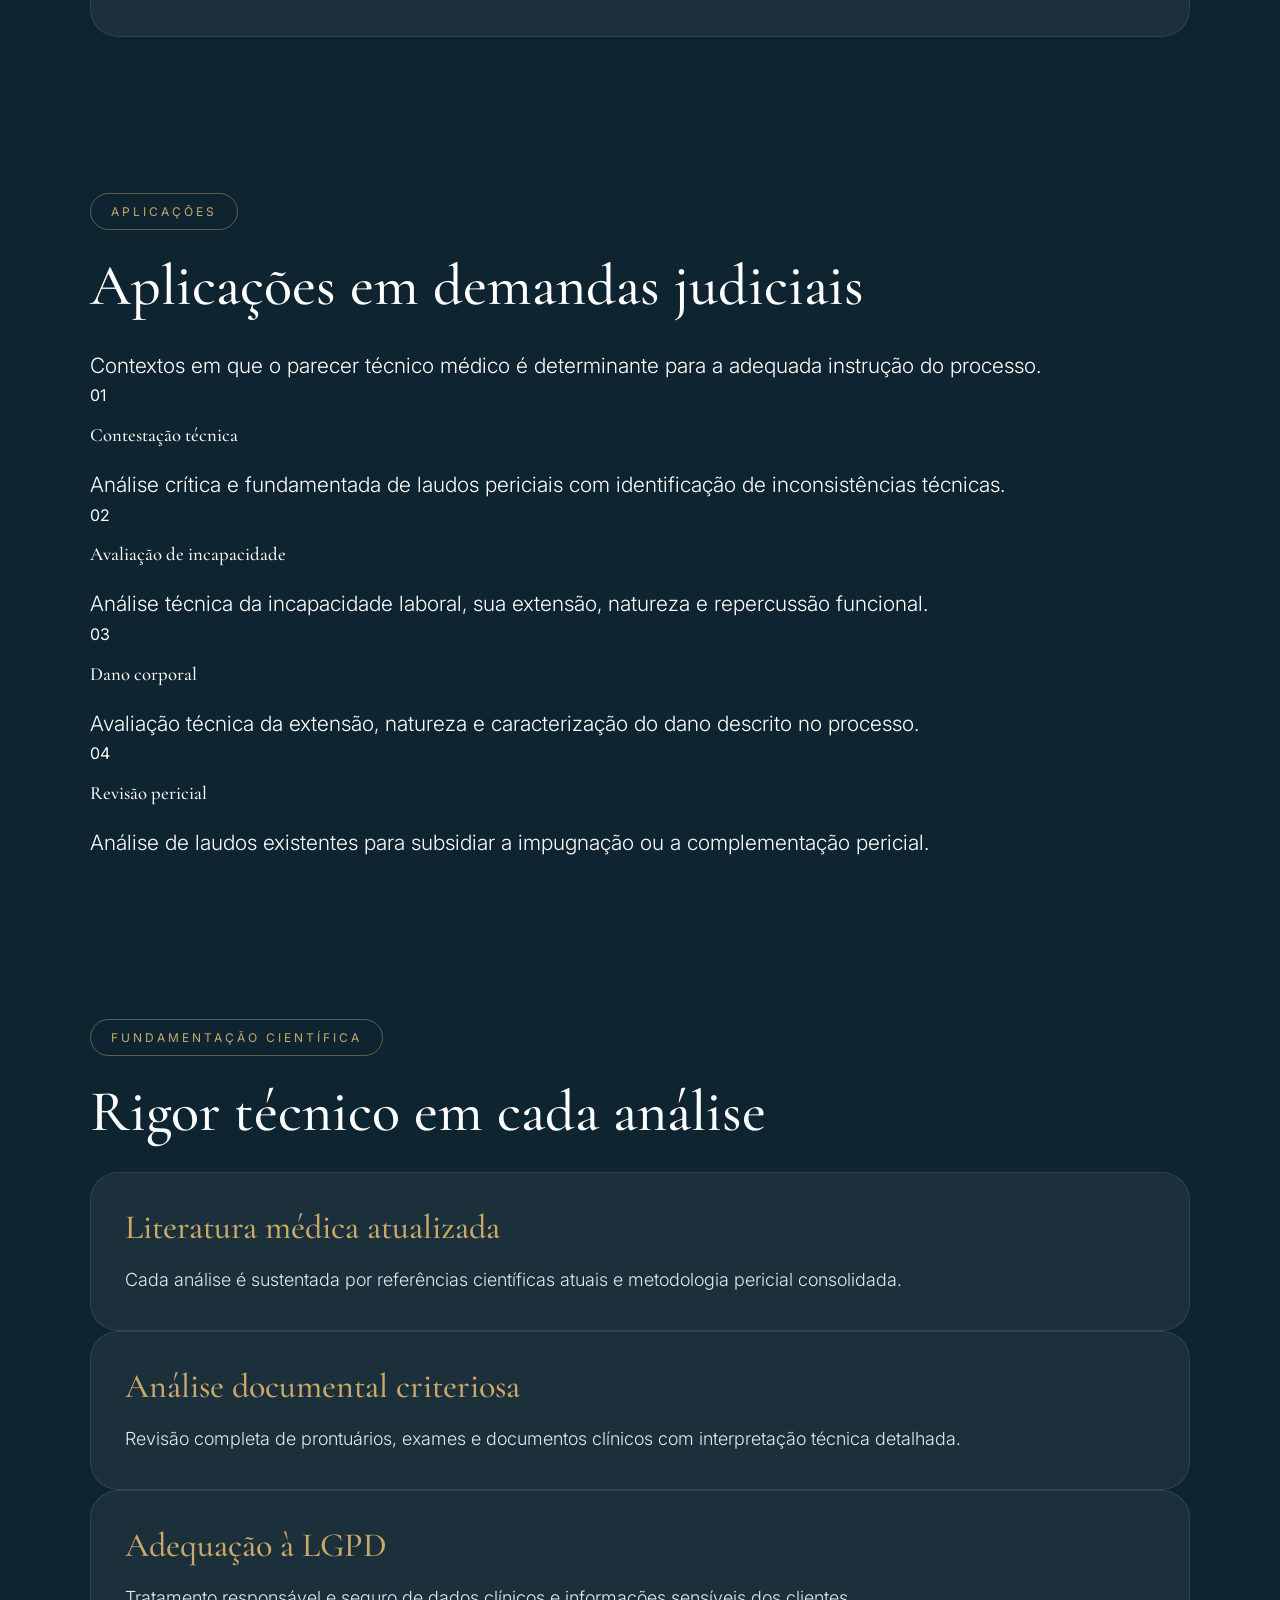
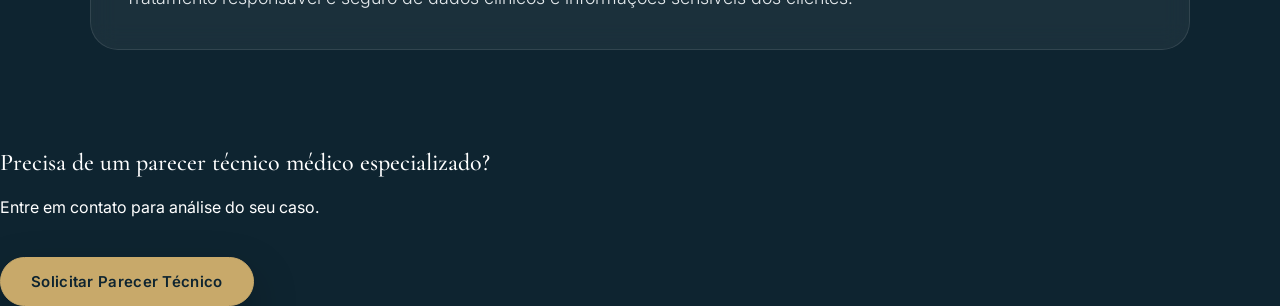
<file: parecer-tecnico-medico.html>
<!DOCTYPE html>
<html lang="pt-br">
<head>
<meta charset="UTF-8">
<meta name="viewport" content="width=device-width, initial-scale=1.0">
<title>Parecer Técnico Médico | Barreto Chaves Medicina Legal</title>
<meta name="description" content="Parecer técnico médico independente e fundamentado para demandas judiciais. Contestação de laudos, avaliação de incapacidade e dano corporal. CREMESP 83558.">
<meta name="robots" content="index, follow">
<meta property="og:type" content="website">
<meta property="og:title" content="Parecer Técnico Médico | Barreto Chaves Medicina Legal">
<meta property="og:description" content="Parecer técnico médico independente e fundamentado para demandas judiciais. Contestação de laudos, avaliação de incapacidade e dano corporal.">
<meta property="og:image" content="https://barretochavesmedicinalegal.com/imagens/foto-doutor.png">
<meta property="og:url" content="https://barretochavesmedicinalegal.com/parecer-tecnico-medico.html">
<meta property="og:locale" content="pt_BR">
<link rel="canonical" href="https://barretochavesmedicinalegal.com/parecer-tecnico-medico.html">
<link rel="icon" type="image/png" href="imagens/favicon.png">
<link rel="preconnect" href="https://fonts.googleapis.com">
<link href="https://fonts.googleapis.com/css2?family=Cormorant+Garamond:wght@400;500;600&family=Inter:wght@300;400;500;600&display=swap" rel="stylesheet">
<link rel="stylesheet" href="css/parecer-tecnico-medico.css">
</head>
<body>

<!-- TOP BAR -->
<header class="top-bar">
  <nav class="topbar-nav">
    <a href="index.html">Início</a>
    <a href="assistencia-tecnica-medica.html">Assistência Técnica Médica</a>
    <a href="erro-medico.html">Erro Médico</a>
    <a href="parecer-tecnico-medico.html" class="active">Parecer Técnico Médico</a>
  </nav>
  <a href="https://wa.me/5512996662041" class="btn-cta">Falar com Especialista</a>
</header>

<!-- HERO -->
<section class="hero">
  <div class="hero-inner">
    <div class="tag">Parecer Técnico Médico</div>
    <h1>Parecer Técnico Médico com Fundamentação Científica e Clareza Pericial</h1>
    <p class="hero-sub">Análises independentes voltadas à adequada interpretação médica dos fatos em contexto judicial.</p>
    <div class="hero-ctas">
      <a href="https://wa.me/5512996662041" class="btn btn-primary">Solicitar Parecer Técnico</a>
      <a href="https://wa.me/5512996662041" class="btn btn-secondary">Enviar Documentação</a>
    </div>
  </div>
</section>

<!-- O QUE É PARECER TÉCNICO -->
<section class="section">
  <div class="section-head">
    <div class="tag">O Que É</div>
    <h2>O que é o parecer técnico médico</h2>
    <p class="section-intro">Documento técnico elaborado por médico especializado para subsidiar a adequada compreensão dos fatos médicos em processos judiciais, com fundamentação científica, linguagem jurídica e imparcialidade.</p>
  </div>
  <div class="grid-3">
    <div class="card">
      <h3>Independente</h3>
      <p>Elaborado sem vínculo com qualquer das partes, com base exclusiva na análise técnica dos fatos.</p>
    </div>
    <div class="card">
      <h3>Fundamentado</h3>
      <p>Baseado em evidências médicas, literatura científica atualizada e metodologia pericial criteriosa.</p>
    </div>
    <div class="card">
      <h3>Claro e objetivo</h3>
      <p>Comunicação técnica precisa, com linguagem compatível ao ambiente jurídico e à compreensão do Juízo.</p>
    </div>
  </div>
</section>

<!-- APLICAÇÕES -->
<section class="section section-alt">
  <div class="section-head">
    <div class="tag">Aplicações</div>
    <h2>Aplicações em demandas judiciais</h2>
    <p class="section-intro">Contextos em que o parecer técnico médico é determinante para a adequada instrução do processo.</p>
  </div>
  <div class="grid-2">
    <div class="feature-card">
      <div class="feature-num">01</div>
      <h3>Contestação técnica</h3>
      <p>Análise crítica e fundamentada de laudos periciais com identificação de inconsistências técnicas.</p>
    </div>
    <div class="feature-card">
      <div class="feature-num">02</div>
      <h3>Avaliação de incapacidade</h3>
      <p>Análise técnica da incapacidade laboral, sua extensão, natureza e repercussão funcional.</p>
    </div>
    <div class="feature-card">
      <div class="feature-num">03</div>
      <h3>Dano corporal</h3>
      <p>Avaliação técnica da extensão, natureza e caracterização do dano descrito no processo.</p>
    </div>
    <div class="feature-card">
      <div class="feature-num">04</div>
      <h3>Revisão pericial</h3>
      <p>Análise de laudos existentes para subsidiar a impugnação ou a complementação pericial.</p>
    </div>
  </div>
</section>

<!-- FUNDAMENTAÇÃO CIENTÍFICA -->
<section class="section">
  <div class="section-head">
    <div class="tag">Fundamentação Científica</div>
    <h2>Rigor técnico em cada análise</h2>
  </div>
  <div class="grid-3">
    <div class="card">
      <h3>Literatura médica atualizada</h3>
      <p>Cada análise é sustentada por referências científicas atuais e metodologia pericial consolidada.</p>
    </div>
    <div class="card">
      <h3>Análise documental criteriosa</h3>
      <p>Revisão completa de prontuários, exames e documentos clínicos com interpretação técnica detalhada.</p>
    </div>
    <div class="card">
      <h3>Adequação à LGPD</h3>
      <p>Tratamento responsável e seguro de dados clínicos e informações sensíveis dos clientes.</p>
    </div>
  </div>
</section>

<!-- CTA FINAL -->
<section class="cta-final">
  <h2>Precisa de um parecer técnico médico especializado?</h2>
  <p>Entre em contato para análise do seu caso.</p>
  <a href="https://wa.me/5512996662041" class="btn btn-primary">Solicitar Parecer Técnico</a>
</section>

<!-- WhatsApp flutuante -->
<a class="whats-float" href="https://wa.me/5512996662041" target="_blank" rel="noopener" aria-label="Falar no WhatsApp">
  <svg viewBox="0 0 32 32" xmlns="http://www.w3.org/2000/svg">
    <path fill="#fff" d="M16.04 4C9.42 4 4.04 9.38 4.04 16c0 2.11.55 4.17 1.6 5.99L4 28l6.18-1.62a11.96 11.96 0 0 0 5.86 1.5h.01c6.62 0 12-5.38 12-12s-5.38-12-12-12zm0 21.95h-.01a9.93 9.93 0 0 1-5.07-1.39l-.36-.21-3.67.96.98-3.58-.24-.37a9.95 9.95 0 0 1-1.53-5.32c0-5.5 4.48-9.97 9.99-9.97a9.94 9.94 0 0 1 7.07 2.92 9.93 9.93 0 0 1 2.92 7.06c0 5.5-4.48 9.9-9.99 9.9zm5.47-7.46c-.3-.15-1.77-.87-2.05-.97-.27-.1-.47-.15-.67.15-.2.3-.77.97-.94 1.17-.17.2-.35.22-.65.07-.3-.15-1.27-.47-2.41-1.49-.89-.79-1.49-1.77-1.66-2.07-.17-.3-.02-.46.13-.61.13-.13.3-.35.45-.52.15-.17.2-.3.3-.5.1-.2.05-.37-.02-.52-.07-.15-.67-1.62-.92-2.21-.24-.58-.49-.5-.67-.51-.17-.01-.37-.01-.57-.01-.2 0-.52.07-.79.37-.27.3-1.04 1.02-1.04 2.49 0 1.47 1.07 2.89 1.22 3.09.15.2 2.11 3.22 5.11 4.51.71.31 1.27.49 1.71.63.72.23 1.37.2 1.88.12.57-.08 1.77-.72 2.02-1.41.25-.7.25-1.29.17-1.41-.07-.13-.27-.2-.57-.35z"/>
  </svg>
</a>

<!-- Google tag (gtag.js) — substituir AW-18177286407 pelo ID real após ativar a conta -->
<script async src="https://www.googletagmanager.com/gtag/js?id=AW-18177286407"></script>
<script>
  window.dataLayer = window.dataLayer || [];
  function gtag(){dataLayer.push(arguments);}
  gtag('js', new Date());
  gtag('config', 'AW-18177286407');
</script>
<script>
document.querySelectorAll('a[href*="wa.me"]').forEach(function(el){
  el.addEventListener('click', function(){
    gtag('event', 'whatsapp_click', { event_category: 'contato' });
  });
});
</script>

</body>
</html>
</file>
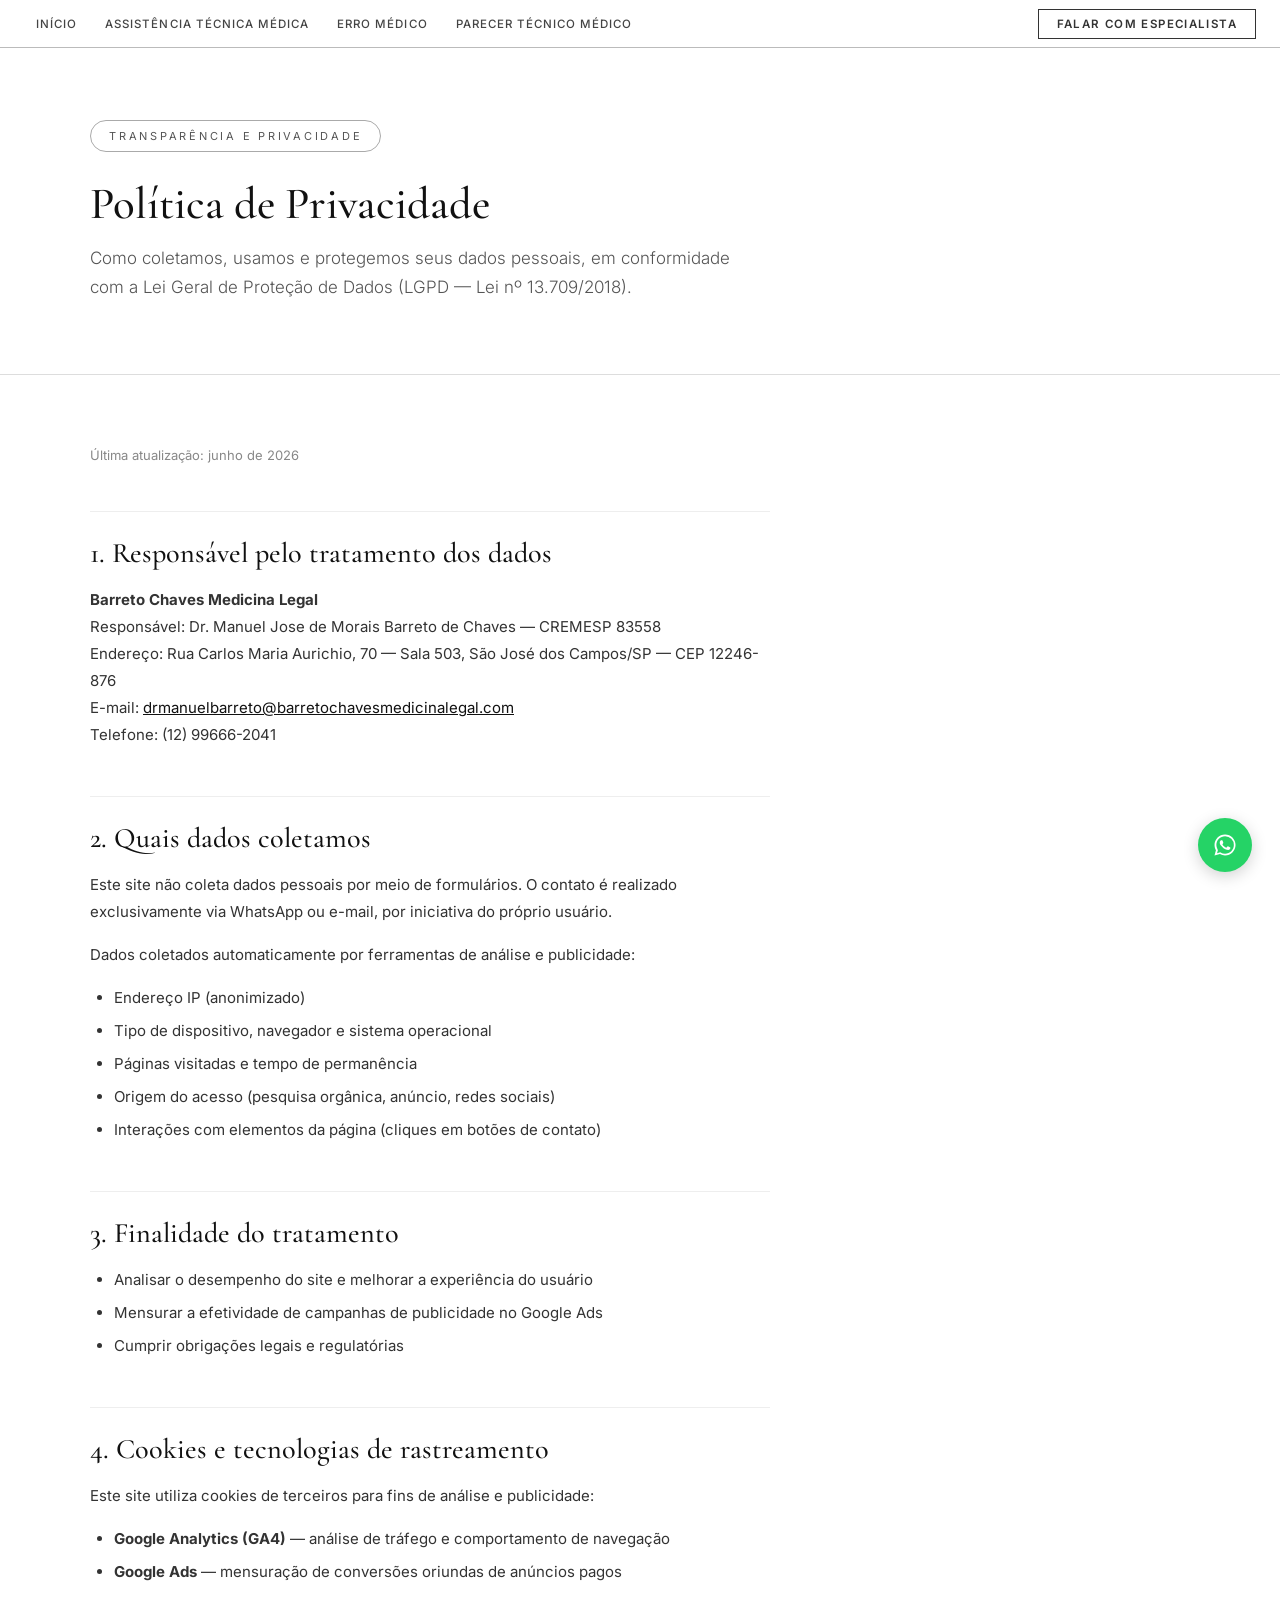
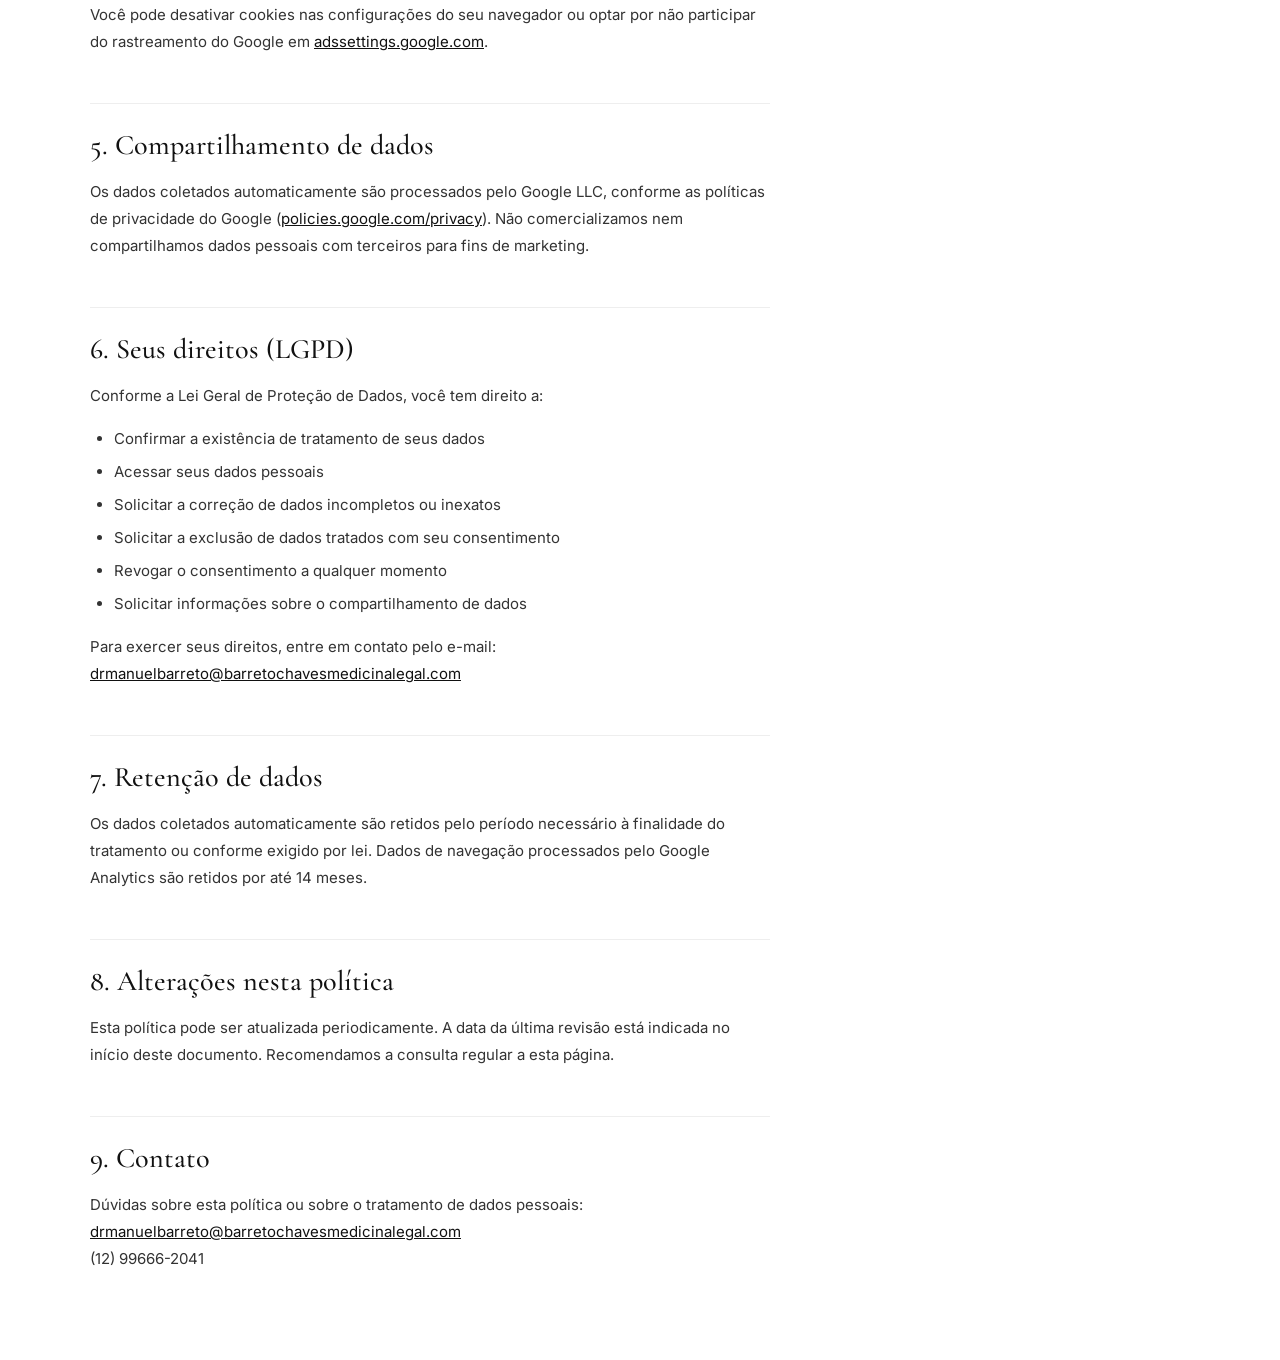
<file: politica-de-privacidade.html>
<!DOCTYPE html>
<html lang="pt-br">
<head>
<meta charset="UTF-8">
<meta name="viewport" content="width=device-width, initial-scale=1.0">
<title>Política de Privacidade | Barreto Chaves Medicina Legal</title>
<meta name="description" content="Política de Privacidade da Barreto Chaves Medicina Legal. Saiba como tratamos seus dados pessoais em conformidade com a LGPD.">
<meta name="robots" content="noindex, follow">
<link rel="canonical" href="https://barretochavesmedicinalegal.com/politica-de-privacidade.html">
<link rel="icon" type="image/png" href="imagens/favicon.png">
<link rel="preconnect" href="https://fonts.googleapis.com">
<link href="https://fonts.googleapis.com/css2?family=Cormorant+Garamond:wght@400;500;600&family=Inter:wght@300;400;500;600&display=swap" rel="stylesheet">
<link rel="stylesheet" href="css/politica-de-privacidade.css">
</head>
<body>

<header class="top-bar">
  <nav class="topbar-nav">
    <a href="index.html">Início</a>
    <a href="assistencia-tecnica-medica.html">Assistência Técnica Médica</a>
    <a href="erro-medico.html">Erro Médico</a>
    <a href="parecer-tecnico-medico.html">Parecer Técnico Médico</a>
  </nav>
  <a href="https://wa.me/5512996662041" class="btn-cta">Falar com Especialista</a>
</header>

<section class="hero">
  <div class="tag">Transparência e Privacidade</div>
  <h1>Política de Privacidade</h1>
  <p class="hero-sub">Como coletamos, usamos e protegemos seus dados pessoais, em conformidade com a Lei Geral de Proteção de Dados (LGPD — Lei nº 13.709/2018).</p>
</section>

<main class="policy-body">

  <span class="policy-date">Última atualização: junho de 2026</span>

  <h2>1. Responsável pelo tratamento dos dados</h2>
  <p>
    <strong>Barreto Chaves Medicina Legal</strong><br>
    Responsável: Dr. Manuel Jose de Morais Barreto de Chaves — CREMESP 83558<br>
    Endereço: Rua Carlos Maria Aurichio, 70 — Sala 503, São José dos Campos/SP — CEP 12246-876<br>
    E-mail: <a href="mailto:drmanuelbarreto@barretochavesmedicinalegal.com">drmanuelbarreto@barretochavesmedicinalegal.com</a><br>
    Telefone: (12) 99666-2041
  </p>

  <h2>2. Quais dados coletamos</h2>
  <p>Este site não coleta dados pessoais por meio de formulários. O contato é realizado exclusivamente via WhatsApp ou e-mail, por iniciativa do próprio usuário.</p>
  <p>Dados coletados automaticamente por ferramentas de análise e publicidade:</p>
  <ul>
    <li>Endereço IP (anonimizado)</li>
    <li>Tipo de dispositivo, navegador e sistema operacional</li>
    <li>Páginas visitadas e tempo de permanência</li>
    <li>Origem do acesso (pesquisa orgânica, anúncio, redes sociais)</li>
    <li>Interações com elementos da página (cliques em botões de contato)</li>
  </ul>

  <h2>3. Finalidade do tratamento</h2>
  <ul>
    <li>Analisar o desempenho do site e melhorar a experiência do usuário</li>
    <li>Mensurar a efetividade de campanhas de publicidade no Google Ads</li>
    <li>Cumprir obrigações legais e regulatórias</li>
  </ul>

  <h2>4. Cookies e tecnologias de rastreamento</h2>
  <p>Este site utiliza cookies de terceiros para fins de análise e publicidade:</p>
  <ul>
    <li><strong>Google Analytics (GA4)</strong> — análise de tráfego e comportamento de navegação</li>
    <li><strong>Google Ads</strong> — mensuração de conversões oriundas de anúncios pagos</li>
  </ul>
  <p>Você pode desativar cookies nas configurações do seu navegador ou optar por não participar do rastreamento do Google em <a href="https://adssettings.google.com" target="_blank" rel="noopener">adssettings.google.com</a>.</p>

  <h2>5. Compartilhamento de dados</h2>
  <p>Os dados coletados automaticamente são processados pelo Google LLC, conforme as políticas de privacidade do Google (<a href="https://policies.google.com/privacy" target="_blank" rel="noopener">policies.google.com/privacy</a>). Não comercializamos nem compartilhamos dados pessoais com terceiros para fins de marketing.</p>

  <h2>6. Seus direitos (LGPD)</h2>
  <p>Conforme a Lei Geral de Proteção de Dados, você tem direito a:</p>
  <ul>
    <li>Confirmar a existência de tratamento de seus dados</li>
    <li>Acessar seus dados pessoais</li>
    <li>Solicitar a correção de dados incompletos ou inexatos</li>
    <li>Solicitar a exclusão de dados tratados com seu consentimento</li>
    <li>Revogar o consentimento a qualquer momento</li>
    <li>Solicitar informações sobre o compartilhamento de dados</li>
  </ul>
  <p>Para exercer seus direitos, entre em contato pelo e-mail: <a href="mailto:drmanuelbarreto@barretochavesmedicinalegal.com">drmanuelbarreto@barretochavesmedicinalegal.com</a></p>

  <h2>7. Retenção de dados</h2>
  <p>Os dados coletados automaticamente são retidos pelo período necessário à finalidade do tratamento ou conforme exigido por lei. Dados de navegação processados pelo Google Analytics são retidos por até 14 meses.</p>

  <h2>8. Alterações nesta política</h2>
  <p>Esta política pode ser atualizada periodicamente. A data da última revisão está indicada no início deste documento. Recomendamos a consulta regular a esta página.</p>

  <h2>9. Contato</h2>
  <p>
    Dúvidas sobre esta política ou sobre o tratamento de dados pessoais:<br>
    <a href="mailto:drmanuelbarreto@barretochavesmedicinalegal.com">drmanuelbarreto@barretochavesmedicinalegal.com</a><br>
    (12) 99666-2041
  </p>

</main>

<a class="whats-float" href="https://wa.me/5512996662041" target="_blank" rel="noopener" aria-label="Falar no WhatsApp">
  <svg viewBox="0 0 32 32" xmlns="http://www.w3.org/2000/svg">
    <path fill="#fff" d="M16.04 4C9.42 4 4.04 9.38 4.04 16c0 2.11.55 4.17 1.6 5.99L4 28l6.18-1.62a11.96 11.96 0 0 0 5.86 1.5h.01c6.62 0 12-5.38 12-12s-5.38-12-12-12zm0 21.95h-.01a9.93 9.93 0 0 1-5.07-1.39l-.36-.21-3.67.96.98-3.58-.24-.37a9.95 9.95 0 0 1-1.53-5.32c0-5.5 4.48-9.97 9.99-9.97a9.94 9.94 0 0 1 7.07 2.92 9.93 9.93 0 0 1 2.92 7.06c0 5.5-4.48 9.9-9.99 9.9zm5.47-7.46c-.3-.15-1.77-.87-2.05-.97-.27-.1-.47-.15-.67.15-.2.3-.77.97-.94 1.17-.17.2-.35.22-.65.07-.3-.15-1.27-.47-2.41-1.49-.89-.79-1.49-1.77-1.66-2.07-.17-.3-.02-.46.13-.61.13-.13.3-.35.45-.52.15-.17.2-.3.3-.5.1-.2.05-.37-.02-.52-.07-.15-.67-1.62-.92-2.21-.24-.58-.49-.5-.67-.51-.17-.01-.37-.01-.57-.01-.2 0-.52.07-.79.37-.27.3-1.04 1.02-1.04 2.49 0 1.47 1.07 2.89 1.22 3.09.15.2 2.11 3.22 5.11 4.51.71.31 1.27.49 1.71.63.72.23 1.37.2 1.88.12.57-.08 1.77-.72 2.02-1.41.25-.7.25-1.29.17-1.41-.07-.13-.27-.2-.57-.35z"/>
  </svg>
</a>

<!-- Google tag (gtag.js) — substituir AW-18177286407 pelo ID real após ativar a conta -->
<script async src="https://www.googletagmanager.com/gtag/js?id=AW-18177286407"></script>
<script>
  window.dataLayer = window.dataLayer || [];
  function gtag(){dataLayer.push(arguments);}
  gtag('js', new Date());
  gtag('config', 'AW-18177286407');
</script>

</body>
</html>
</file>
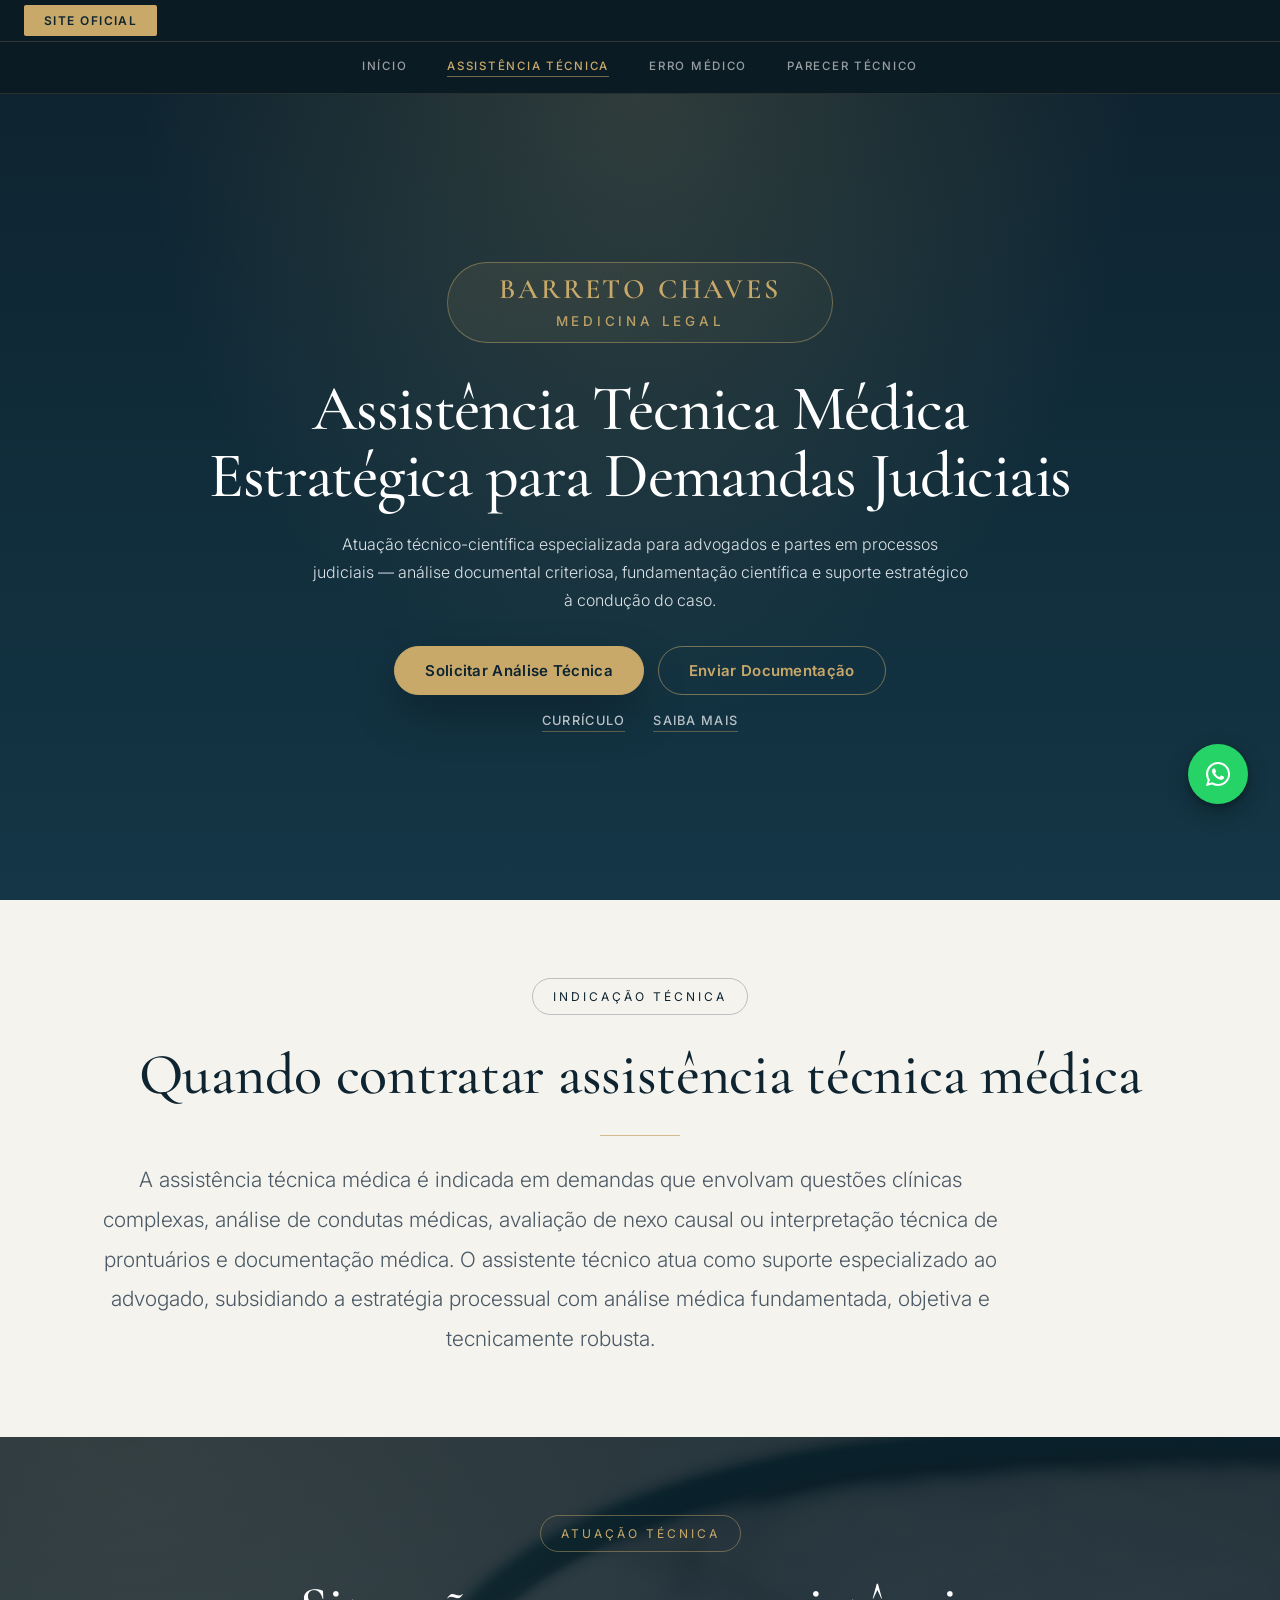
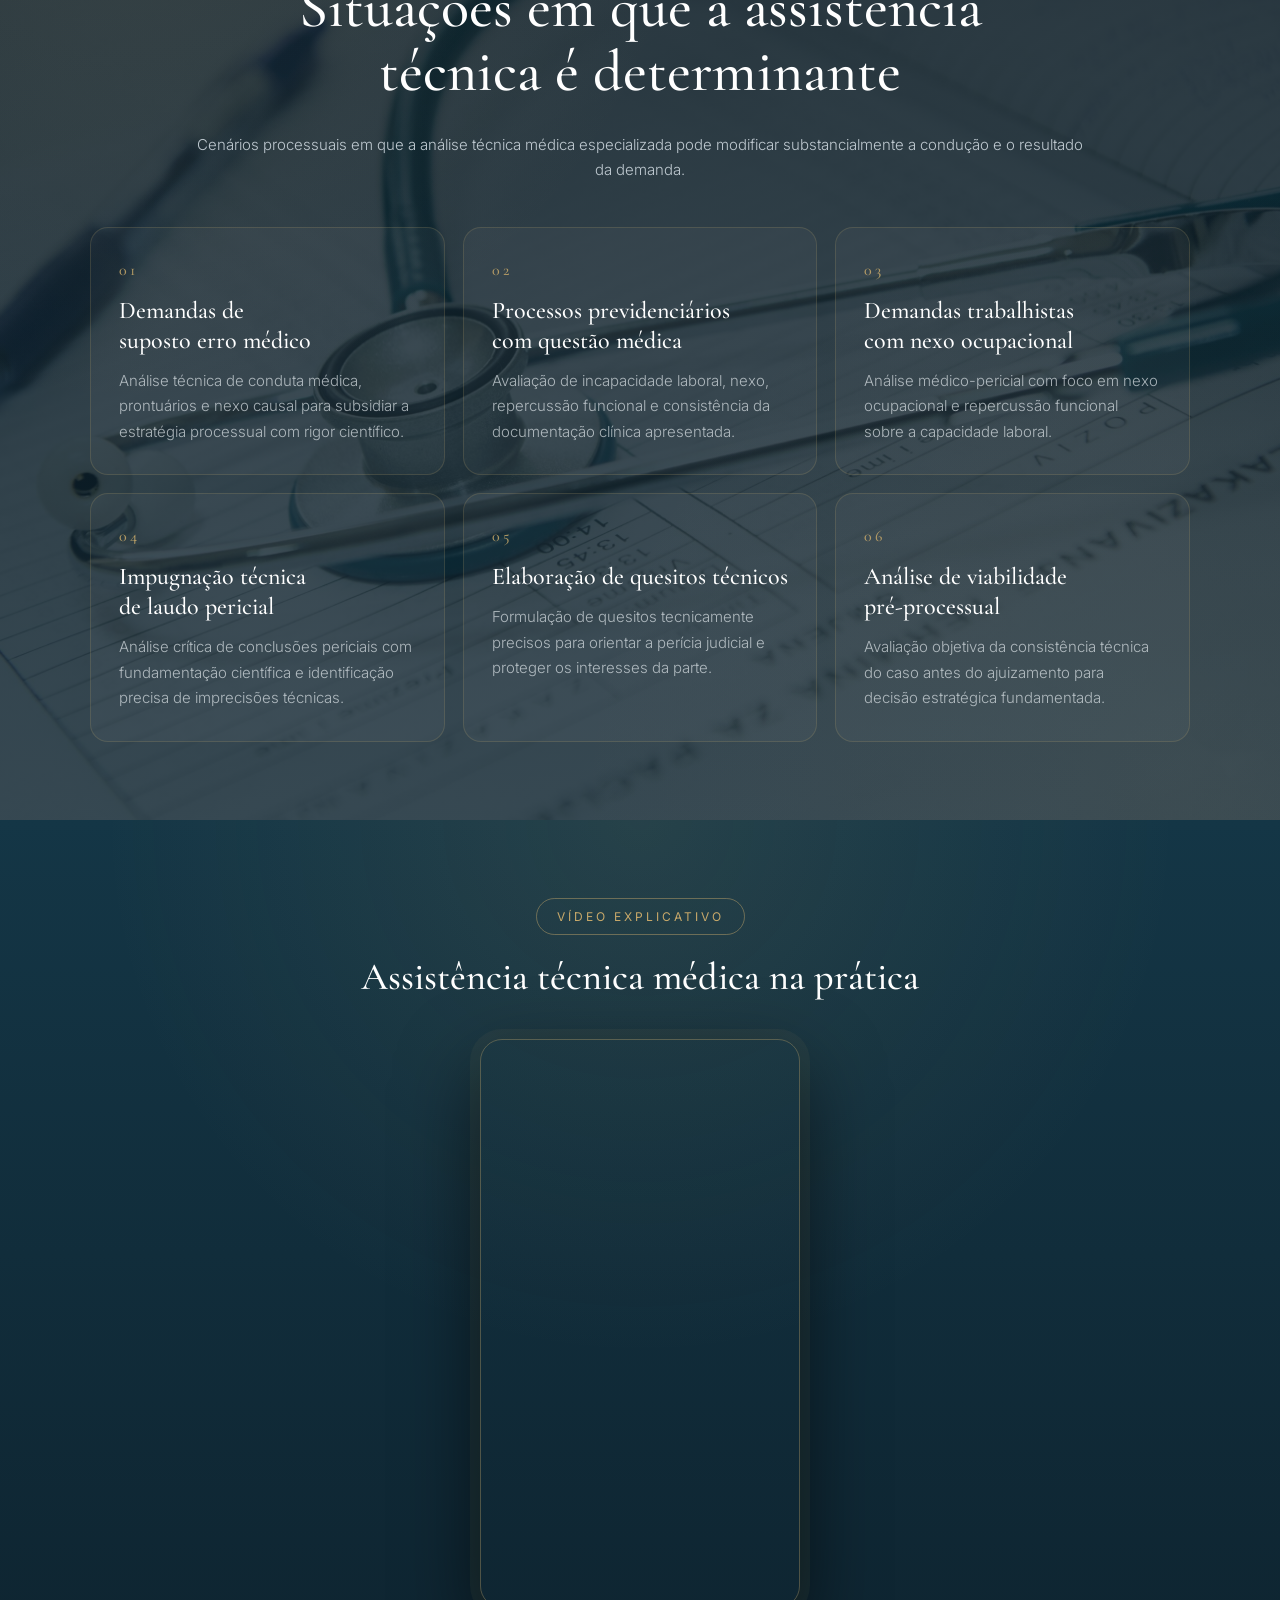
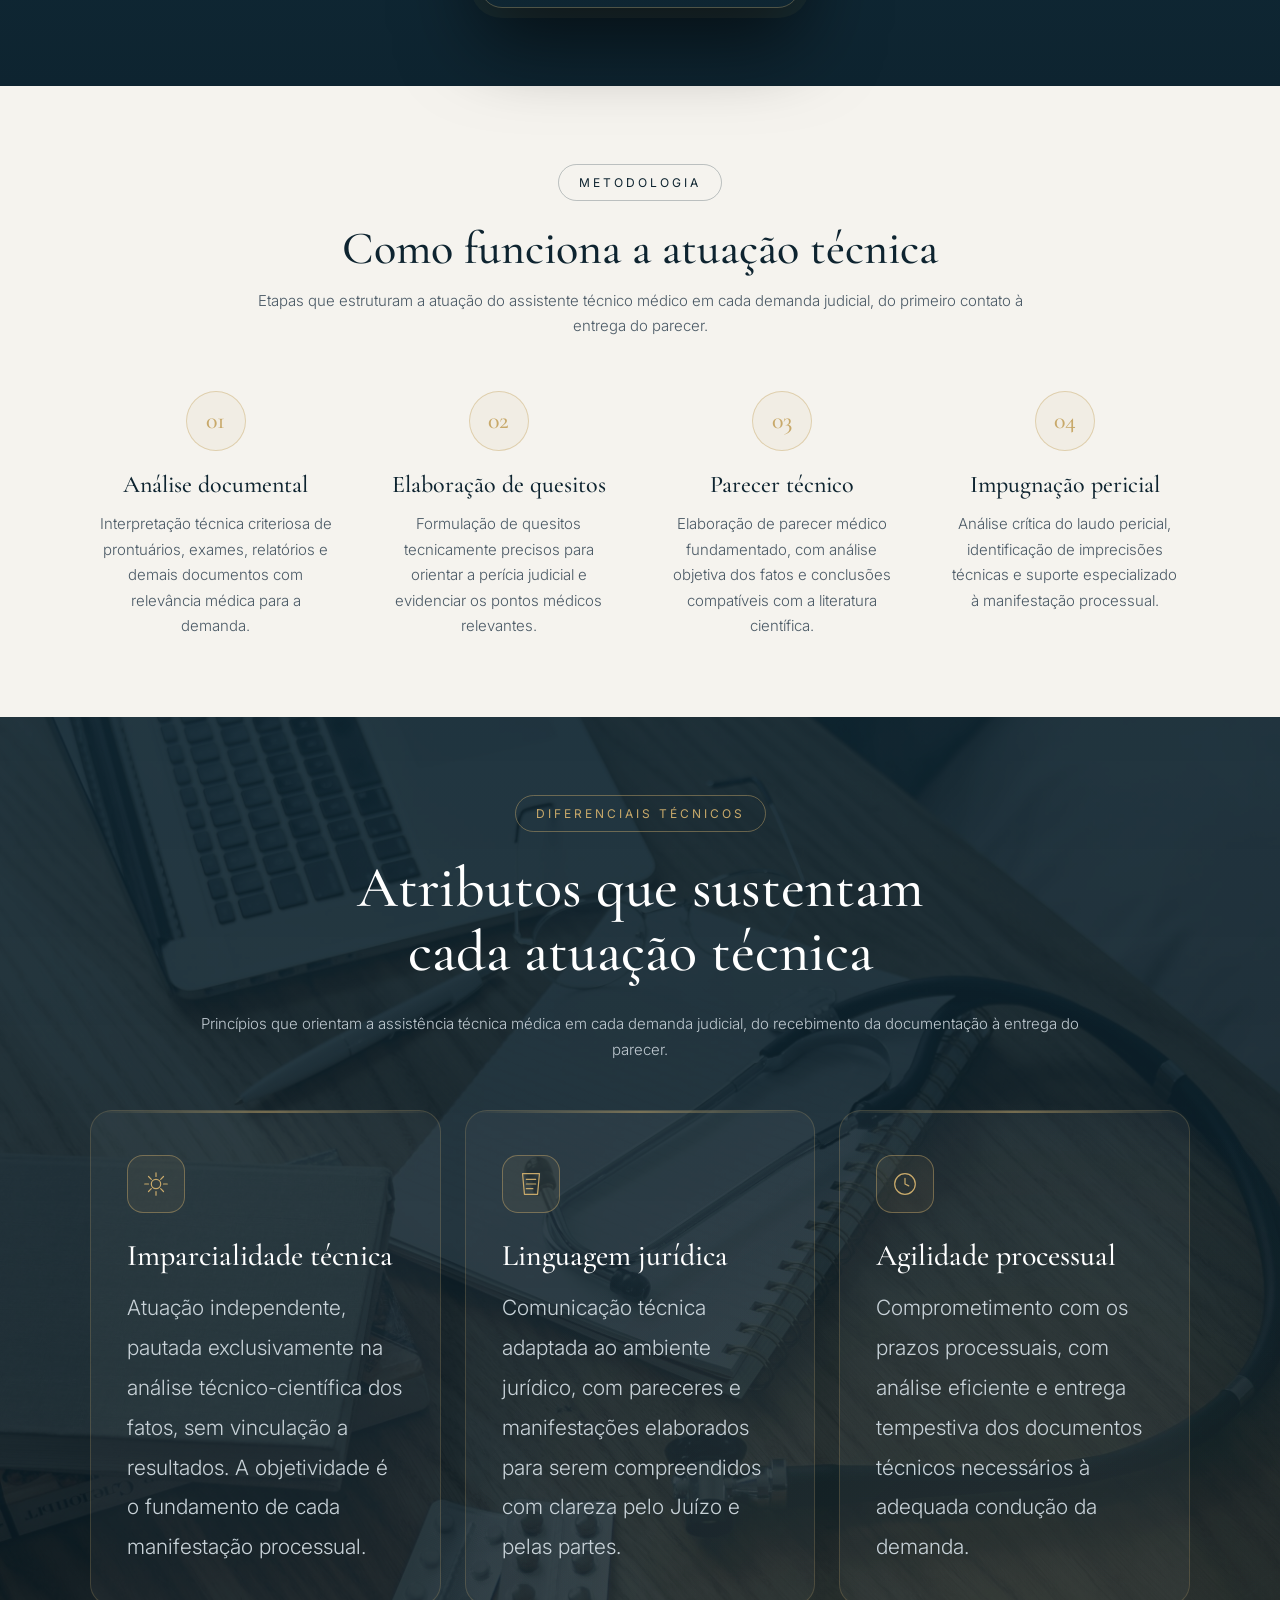
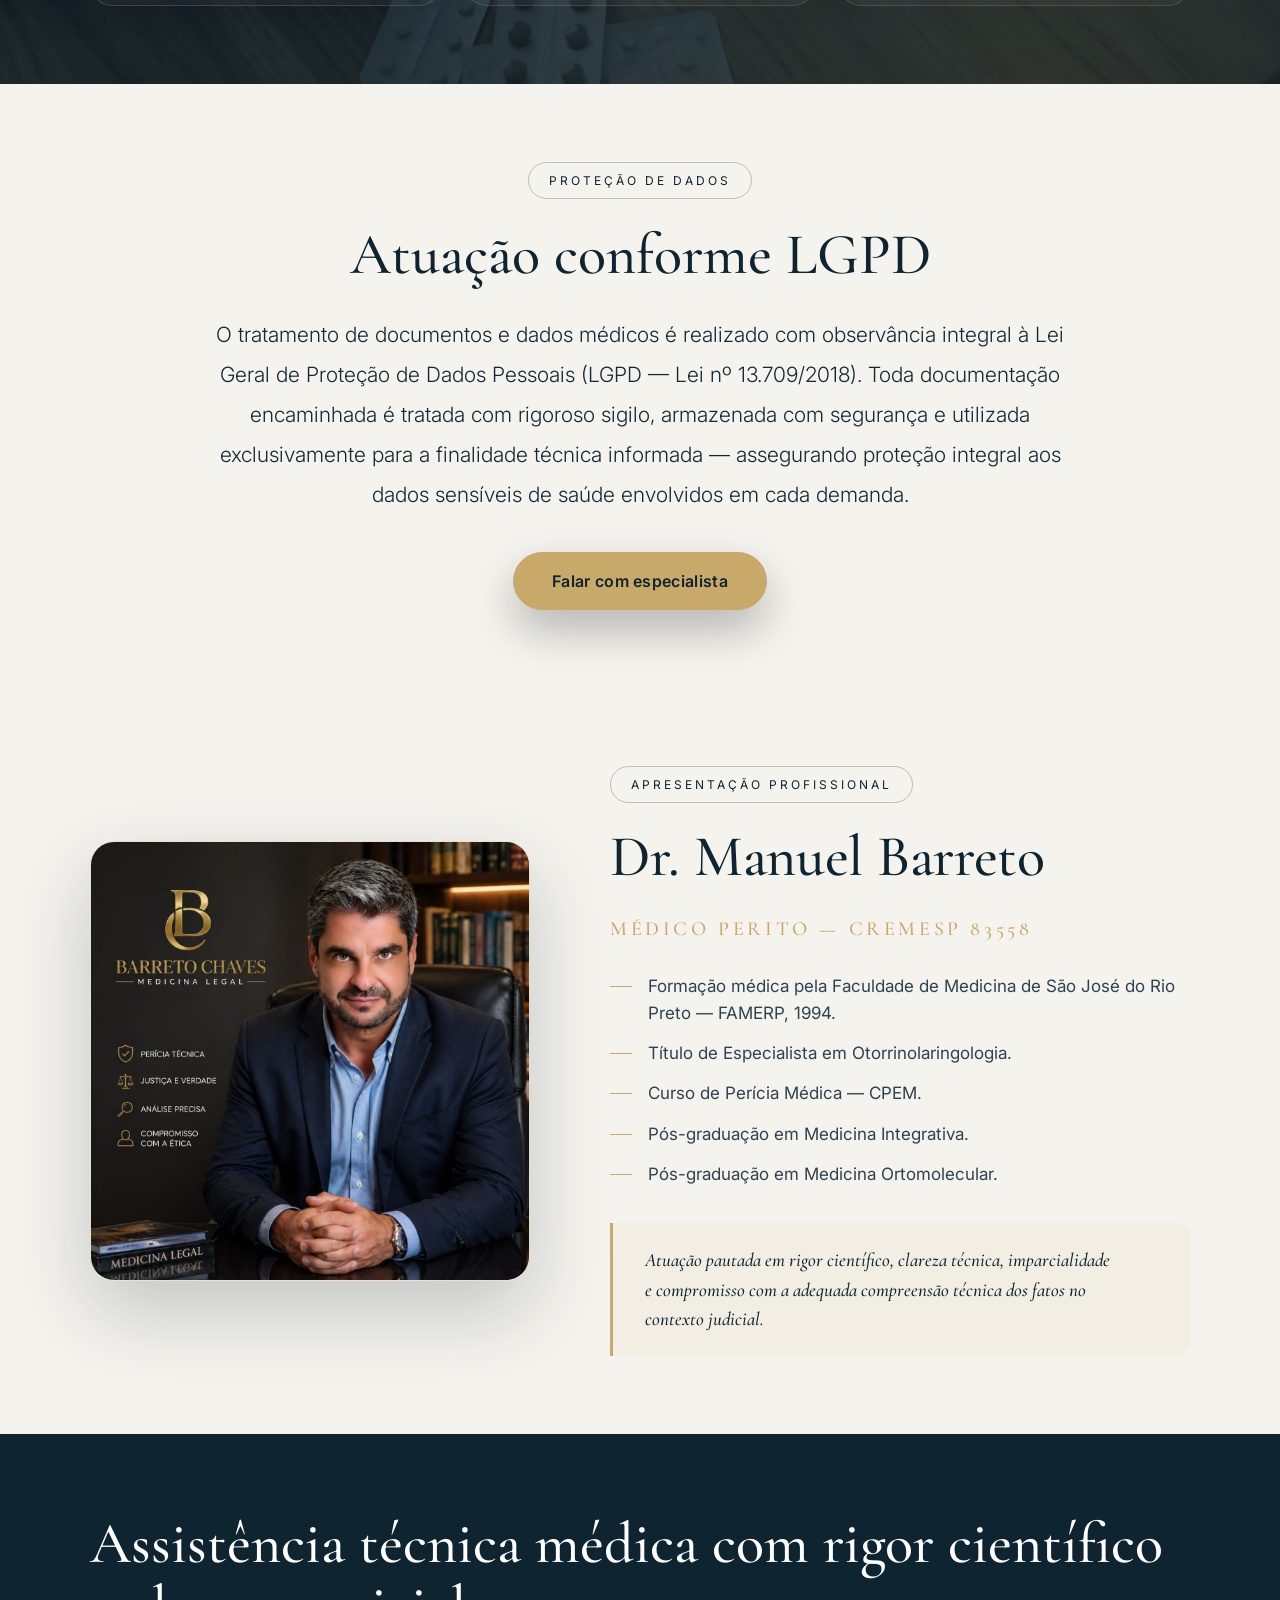
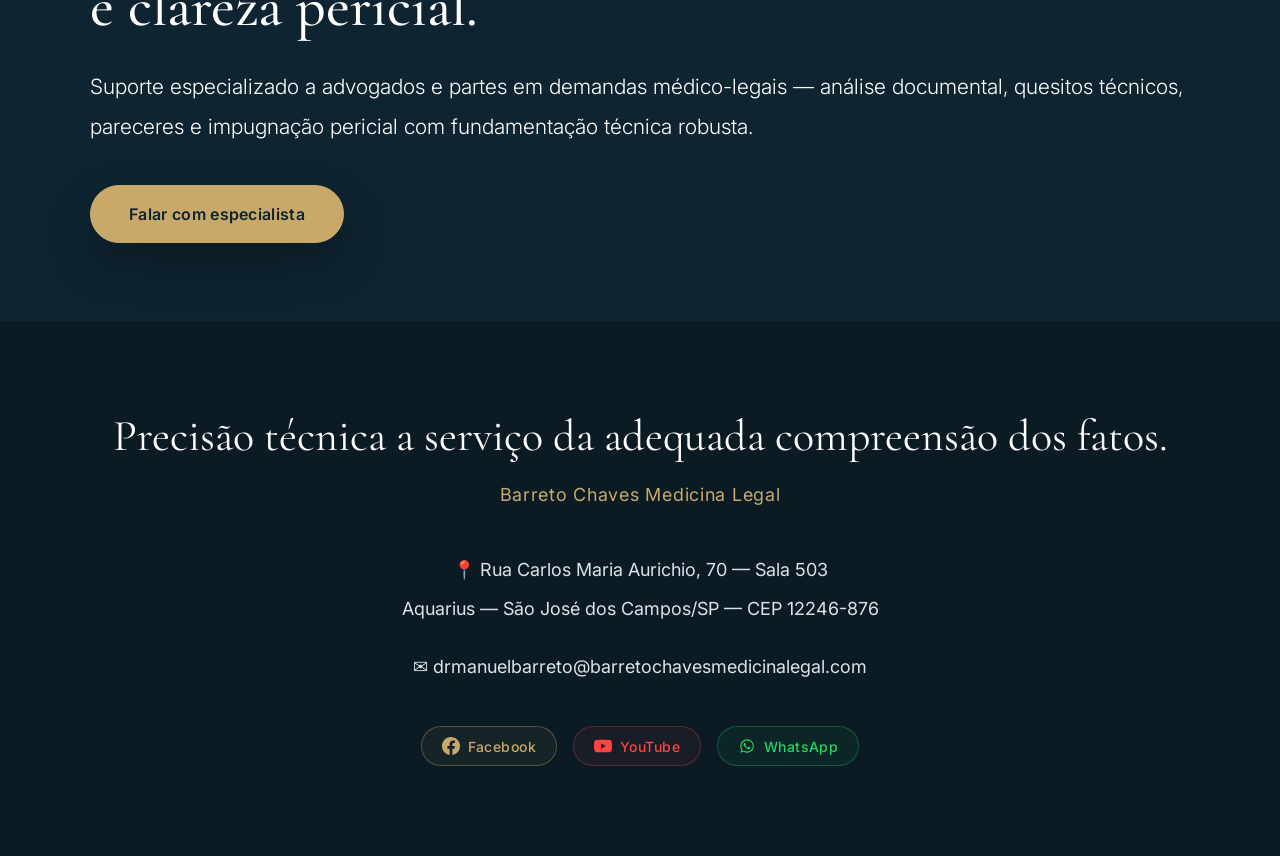
<file: pages/assistencia-tecnica-medica.html>
﻿<!DOCTYPE html>
<html lang="pt-br">
<head>
<meta charset="UTF-8">
<meta name="viewport" content="width=device-width, initial-scale=1.0">

<title>Assistência Técnica Médica | Barreto Chaves Medicina Legal</title>

<meta name="description" content="Assistência Técnica Médica especializada para advogados e partes em processos judiciais. Análise documental, quesitos técnicos, pareceres e impugnação pericial com rigor científico. Dr. Manuel Barreto — CREMESP 83558.">
<meta name="robots" content="index, follow">

<meta property="og:type" content="website">
<meta property="og:title" content="Assistência Técnica Médica | Barreto Chaves Medicina Legal">
<meta property="og:description" content="Assistência Técnica Médica especializada para advogados e partes em processos judiciais.">
<meta property="og:image" content="https://barretochavesmedicinalegal.com/imagens/foto-doutor.png">
<meta property="og:url" content="https://barretochavesmedicinalegal.com/pages/assistencia-tecnica-medica.html">
<meta property="og:locale" content="pt_BR">

<link rel="canonical" href="https://barretochavesmedicinalegal.com/pages/assistencia-tecnica-medica.html">

<meta name="twitter:card" content="summary_large_image">
<meta name="twitter:title" content="Assistência Técnica Médica | Barreto Chaves Medicina Legal">
<meta name="twitter:description" content="Assistência Técnica Médica especializada para advogados e partes em processos judiciais.">
<meta name="twitter:image" content="https://barretochavesmedicinalegal.com/imagens/foto-doutor.png">

<link rel="preconnect" href="https://fonts.googleapis.com">
<link href="https://fonts.googleapis.com/css2?family=Cormorant+Garamond:wght@400;500;600&family=Inter:wght@300;400;500;600&display=swap" rel="stylesheet">
<link rel="icon" type="image/png" href="../imagens/favicon.png">
<link rel="stylesheet" href="../css/assistencia-tecnica-medica.css">

<script type="application/ld+json">
{
  "@context": "https://schema.org",
  "@graph": [
    {
      "@type": "Service",
      "name": "Assistência Técnica Médica",
      "provider": { "@id": "https://barretochavesmedicinalegal.com/#business" },
      "description": "Assistência Técnica Médica especializada para advogados e partes em processos judiciais — análise documental, elaboração de quesitos, pareceres técnicos e impugnação pericial com rigor científico.",
      "url": "https://barretochavesmedicinalegal.com/pages/assistencia-tecnica-medica.html",
      "serviceType": "Assistência Técnica Médica",
      "areaServed": { "@type": "State", "name": "São Paulo" }
    },
    {
      "@type": "BreadcrumbList",
      "itemListElement": [
        { "@type": "ListItem", "position": 1, "name": "Início", "item": "https://barretochavesmedicinalegal.com/" },
        { "@type": "ListItem", "position": 2, "name": "Assistência Técnica Médica", "item": "https://barretochavesmedicinalegal.com/pages/assistencia-tecnica-medica.html" }
      ]
    }
  ]
}
</script>
</head>

<body>

<div class="top-bar">
  <a href="../index.html" class="btn-site-oficial">SITE OFICIAL</a>
</div>

<nav class="main-nav" aria-label="Navegação principal">
  <button class="nav-hamburger" id="navHamburger" aria-label="Abrir menu" aria-expanded="false">
    <span></span><span></span><span></span>
  </button>
  <div class="nav-links" id="navLinks">
    <a href="../index.html" class="nav-link">Início</a>
    <a href="assistencia-tecnica-medica.html" class="nav-link active">Assistência Técnica</a>
    <a href="erro-medico.html" class="nav-link">Erro Médico</a>
    <a href="parecer-tecnico-medico.html" class="nav-link">Parecer Técnico</a>
  </div>
</nav>

<div class="mobile-topbar">
  <a href="mailto:drmanuelbarreto@barretochavesmedicinalegal.com" class="topbar-item">
    <span class="topbar-icon">✉</span>
    <span class="topbar-text">drmanuelbarreto@barretochavesmedicinalegal.com</span>
  </a>
</div>

<!-- ===================== HERO CENTRALIZADO ===================== -->
<section class="hero-lp">
  <div class="tag tag-hero">
    <span class="tag-nome">Barreto Chaves</span>
    <span class="tag-sub">Medicina Legal</span>
  </div>

  <h1>Assistência Técnica Médica Estratégica para Demandas Judiciais</h1>

  <p class="hero-sub">
    Atuação técnico-científica especializada para advogados e partes em processos judiciais — análise documental criteriosa, fundamentação científica e suporte estratégico à condução do caso.
  </p>

  <div class="hero-ctas">
    <a class="btn btn-primary" href="https://wa.me/5512996662041">Solicitar Análise Técnica</a>
    <a class="btn btn-secondary" href="https://wa.me/5512996662041">Enviar Documentação</a>
  </div>

  <nav class="hero-nav">
    <a href="../curriculo.html">Currículo</a>
    <a href="../link_acesso.html">Saiba mais</a>
  </nav>
</section>

<!-- ===================== QUANDO CONTRATAR ===================== -->
<section class="section positioning">
  <div class="pos-inner">
    <div class="tag">Indicação Técnica</div>
    <h2>Quando contratar assistência técnica médica</h2>
    <div class="pos-divider" aria-hidden="true"></div>
    <p class="pos-text">
      A assistência técnica médica é indicada em demandas que envolvam questões clínicas complexas, análise de condutas médicas, avaliação de nexo causal ou interpretação técnica de prontuários e documentação médica. O assistente técnico atua como suporte especializado ao advogado, subsidiando a estratégia processual com análise médica fundamentada, objetiva e tecnicamente robusta.
    </p>
  </div>
</section>

<!-- ===================== SITUAÇÕES DE ATUAÇÃO ===================== -->
<section class="section pain">
  <div class="pain-head">
    <div class="tag">Atuação Técnica</div>
    <h2>Situações em que a assistência técnica é determinante</h2>
    <p class="section-intro">
      Cenários processuais em que a análise técnica médica especializada pode modificar substancialmente a condução e o resultado da demanda.
    </p>
  </div>

  <div class="pain-grid">
    <div class="pain-card">
      <span class="pain-num">01</span>
      <h3>Demandas de suposto erro médico</h3>
      <p style="margin-top:12px;font-size:15px;line-height:1.7;color:rgba(220,227,231,.72);font-weight:300;">Análise técnica de conduta médica, prontuários e nexo causal para subsidiar a estratégia processual com rigor científico.</p>
    </div>
    <div class="pain-card">
      <span class="pain-num">02</span>
      <h3>Processos previdenciários com questão médica</h3>
      <p style="margin-top:12px;font-size:15px;line-height:1.7;color:rgba(220,227,231,.72);font-weight:300;">Avaliação de incapacidade laboral, nexo, repercussão funcional e consistência da documentação clínica apresentada.</p>
    </div>
    <div class="pain-card">
      <span class="pain-num">03</span>
      <h3>Demandas trabalhistas com nexo ocupacional</h3>
      <p style="margin-top:12px;font-size:15px;line-height:1.7;color:rgba(220,227,231,.72);font-weight:300;">Análise médico-pericial com foco em nexo ocupacional e repercussão funcional sobre a capacidade laboral.</p>
    </div>
    <div class="pain-card">
      <span class="pain-num">04</span>
      <h3>Impugnação técnica de laudo pericial</h3>
      <p style="margin-top:12px;font-size:15px;line-height:1.7;color:rgba(220,227,231,.72);font-weight:300;">Análise crítica de conclusões periciais com fundamentação científica e identificação precisa de imprecisões técnicas.</p>
    </div>
    <div class="pain-card">
      <span class="pain-num">05</span>
      <h3>Elaboração de quesitos técnicos</h3>
      <p style="margin-top:12px;font-size:15px;line-height:1.7;color:rgba(220,227,231,.72);font-weight:300;">Formulação de quesitos tecnicamente precisos para orientar a perícia judicial e proteger os interesses da parte.</p>
    </div>
    <div class="pain-card">
      <span class="pain-num">06</span>
      <h3>Análise de viabilidade pré-processual</h3>
      <p style="margin-top:12px;font-size:15px;line-height:1.7;color:rgba(220,227,231,.72);font-weight:300;">Avaliação objetiva da consistência técnica do caso antes do ajuizamento para decisão estratégica fundamentada.</p>
    </div>
  </div>
</section>

<!-- ===================== VÍDEO ===================== -->
<section class="section video-section">
  <div class="tag">Vídeo Explicativo</div>
  <h2>Assistência técnica médica na prática</h2>
  <div class="video-frame">
    <div id="yt-player-at"></div>
  </div>
</section>

<!-- ===================== COMO FUNCIONA — STEPS ===================== -->
<section class="section light">
  <div class="lp-steps-head">
    <div class="tag">Metodologia</div>
    <h2>Como funciona a atuação técnica</h2>
    <p>Etapas que estruturam a atuação do assistente técnico médico em cada demanda judicial, do primeiro contato à entrega do parecer.</p>
  </div>

  <div class="lp-steps">
    <div class="lp-step">
      <div class="lp-step-num">01</div>
      <h3>Análise documental</h3>
      <p>Interpretação técnica criteriosa de prontuários, exames, relatórios e demais documentos com relevância médica para a demanda.</p>
    </div>
    <div class="lp-step">
      <div class="lp-step-num">02</div>
      <h3>Elaboração de quesitos</h3>
      <p>Formulação de quesitos tecnicamente precisos para orientar a perícia judicial e evidenciar os pontos médicos relevantes.</p>
    </div>
    <div class="lp-step">
      <div class="lp-step-num">03</div>
      <h3>Parecer técnico</h3>
      <p>Elaboração de parecer médico fundamentado, com análise objetiva dos fatos e conclusões compatíveis com a literatura científica.</p>
    </div>
    <div class="lp-step">
      <div class="lp-step-num">04</div>
      <h3>Impugnação pericial</h3>
      <p>Análise crítica do laudo pericial, identificação de imprecisões técnicas e suporte especializado à manifestação processual.</p>
    </div>
  </div>
</section>

<!-- ===================== DIFERENCIAIS ===================== -->
<section class="section differentials">
  <div class="diff-head">
    <div class="tag">Diferenciais Técnicos</div>
    <h2>Atributos que sustentam cada atuação técnica</h2>
    <p class="section-intro">
      Princípios que orientam a assistência técnica médica em cada demanda judicial, do recebimento da documentação à entrega do parecer.
    </p>
  </div>

  <div class="diff-grid">
    <article class="diff-card">
      <div class="diff-icon" aria-hidden="true">
        <svg viewBox="0 0 32 32" fill="none" stroke="currentColor" stroke-width="1.3" stroke-linecap="round" stroke-linejoin="round">
          <path d="M16 4v4M8 8l3 3M4 16h4M8 24l3-3M16 28v-4M24 24l-3-3M28 16h-4M24 8l-3 3"/>
          <circle cx="16" cy="16" r="5"/>
        </svg>
      </div>
      <h3>Imparcialidade técnica</h3>
      <p>Atuação independente, pautada exclusivamente na análise técnico-científica dos fatos, sem vinculação a resultados. A objetividade é o fundamento de cada manifestação processual.</p>
    </article>
    <article class="diff-card">
      <div class="diff-icon" aria-hidden="true">
        <svg viewBox="0 0 32 32" fill="none" stroke="currentColor" stroke-width="1.3" stroke-linecap="round" stroke-linejoin="round">
          <path d="M7 5h18l-2 22H9z"/>
          <path d="M11 11h10M11 16h10M11 21h7"/>
        </svg>
      </div>
      <h3>Linguagem jurídica</h3>
      <p>Comunicação técnica adaptada ao ambiente jurídico, com pareceres e manifestações elaborados para serem compreendidos com clareza pelo Juízo e pelas partes.</p>
    </article>
    <article class="diff-card">
      <div class="diff-icon" aria-hidden="true">
        <svg viewBox="0 0 32 32" fill="none" stroke="currentColor" stroke-width="1.3" stroke-linecap="round" stroke-linejoin="round">
          <circle cx="16" cy="16" r="11"/>
          <path d="M16 10v6l4 2"/>
        </svg>
      </div>
      <h3>Agilidade processual</h3>
      <p>Comprometimento com os prazos processuais, com análise eficiente e entrega tempestiva dos documentos técnicos necessários à adequada condução da demanda.</p>
    </article>
  </div>
</section>

<!-- ===================== LGPD ===================== -->
<section class="section light">
  <div style="max-width:860px;margin:0 auto;text-align:center;">
    <div class="tag" style="border-color:rgba(14,36,48,.25);color:var(--petrol);">Proteção de Dados</div>
    <h2 style="color:var(--petrol);">Atuação conforme LGPD</h2>
    <p>
      O tratamento de documentos e dados médicos é realizado com observância integral à Lei Geral de Proteção de Dados Pessoais (LGPD — Lei nº 13.709/2018). Toda documentação encaminhada é tratada com rigoroso sigilo, armazenada com segurança e utilizada exclusivamente para a finalidade técnica informada — assegurando proteção integral aos dados sensíveis de saúde envolvidos em cada demanda.
    </p>
    <a class="btn" href="https://wa.me/5512996662041">Falar com especialista</a>
  </div>
</section>

<!-- ===================== APRESENTAÇÃO PROFISSIONAL ===================== -->
<section class="section light authority-section">
  <div class="authority">
    <div class="photo">
      <img src="../imagens/foto-doutor.png" alt="Dr. Manuel Barreto">
    </div>
    <div class="authority-content">
      <div class="tag">Apresentação Profissional</div>
      <h2>Dr. Manuel Barreto</h2>
      <div class="authority-crm">Médico Perito — CREMESP 83558</div>
      <ul class="credentials">
        <li><span class="cred-mark" aria-hidden="true"></span><span>Formação médica pela Faculdade de Medicina de São José do Rio Preto — FAMERP, 1994.</span></li>
        <li><span class="cred-mark" aria-hidden="true"></span><span>Título de Especialista em Otorrinolaringologia.</span></li>
        <li><span class="cred-mark" aria-hidden="true"></span><span>Curso de Perícia Médica — CPEM.</span></li>
        <li><span class="cred-mark" aria-hidden="true"></span><span>Pós-graduação em Medicina Integrativa.</span></li>
        <li><span class="cred-mark" aria-hidden="true"></span><span>Pós-graduação em Medicina Ortomolecular.</span></li>
      </ul>
      <blockquote class="authority-quote">
        Atuação pautada em rigor científico, clareza técnica, imparcialidade e compromisso com a adequada compreensão técnica dos fatos no contexto judicial.
      </blockquote>
    </div>
  </div>
</section>

<!-- ===================== CTA FINAL ===================== -->
<section class="section dark">
  <h2>Assistência técnica médica com rigor científico e clareza pericial.</h2>
  <p class="max">
    Suporte especializado a advogados e partes em demandas médico-legais — análise documental, quesitos técnicos, pareceres e impugnação pericial com fundamentação técnica robusta.
  </p>
  <a class="btn" href="https://wa.me/5512996662041">Falar com especialista</a>
</section>

<footer class="footer">
  <div class="footer-title">Precisão técnica a serviço da adequada compreensão dos fatos.</div>
  <div class="footer-sub">Barreto Chaves Medicina Legal</div>
  <div class="contact-block">
    <div>📍 Rua Carlos Maria Aurichio, 70 — Sala 503<br>Aquarius — São José dos Campos/SP — CEP 12246-876</div>
    <div style="margin-top:18px;">✉ drmanuelbarreto@barretochavesmedicinalegal.com</div>
  </div>
  <div class="social-links">
    <a class="social-btn" href="https://www.facebook.com/manuel.b.chaves/" target="_blank" rel="noopener" aria-label="Facebook">
      <svg viewBox="0 0 24 24" fill="currentColor"><path d="M24 12.073C24 5.405 18.627 0 12 0S0 5.405 0 12.073C0 18.1 4.388 23.094 10.125 24v-8.437H7.078v-3.49h3.047V9.41c0-3.025 1.792-4.697 4.533-4.697 1.312 0 2.686.236 2.686.236v2.97h-1.513c-1.491 0-1.956.93-1.956 1.886v2.267h3.328l-.532 3.49h-2.796V24C19.612 23.094 24 18.1 24 12.073z"/></svg>
      Facebook
    </a>
    <a class="social-btn social-btn--yt" href="https://www.youtube.com/@barretochavesmedicinalegal" target="_blank" rel="noopener" aria-label="YouTube">
      <svg viewBox="0 0 24 24" fill="currentColor"><path d="M23.498 6.186a3.016 3.016 0 0 0-2.122-2.136C19.505 3.545 12 3.545 12 3.545s-7.505 0-9.377.505A3.017 3.017 0 0 0 .502 6.186C0 8.07 0 12 0 12s0 3.93.502 5.814a3.016 3.016 0 0 0 2.122 2.136c1.871.505 9.376.505 9.376.505s7.505 0 9.377-.505a3.015 3.015 0 0 0 2.122-2.136C24 15.93 24 12 24 12s0-3.93-.502-5.814zM9.545 15.568V8.432L15.818 12l-6.273 3.568z"/></svg>
      YouTube
    </a>
    <a class="social-btn social-btn--wa" href="https://wa.me/5512996662041" target="_blank" rel="noopener" aria-label="WhatsApp">
      <svg viewBox="0 0 32 32" fill="currentColor"><path d="M16.04 4C9.42 4 4.04 9.38 4.04 16c0 2.11.55 4.17 1.6 5.99L4 28l6.18-1.62a11.96 11.96 0 0 0 5.86 1.5h.01c6.62 0 12-5.38 12-12s-5.38-12-12-12zm0 21.95h-.01a9.93 9.93 0 0 1-5.07-1.39l-.36-.21-3.67.96.98-3.58-.24-.37a9.95 9.95 0 0 1-1.53-5.32c0-5.5 4.48-9.97 9.99-9.97a9.94 9.94 0 0 1 7.07 2.92 9.93 9.93 0 0 1 2.92 7.06c0 5.5-4.48 9.9-9.99 9.9zm5.47-7.46c-.3-.15-1.77-.87-2.05-.97-.27-.1-.47-.15-.67.15-.2.3-.77.97-.94 1.17-.17.2-.35.22-.65.07-.3-.15-1.27-.47-2.41-1.49-.89-.79-1.49-1.77-1.66-2.07-.17-.3-.02-.46.13-.61.13-.13.3-.35.45-.52.15-.17.2-.3.3-.5.1-.2.05-.37-.02-.52-.07-.15-.67-1.62-.92-2.21-.24-.58-.49-.5-.67-.51-.17-.01-.37-.01-.57-.01-.2 0-.52.07-.79.37-.27.3-1.04 1.02-1.04 2.49 0 1.47 1.07 2.89 1.22 3.09.15.2 2.11 3.22 5.11 4.51.71.31 1.27.49 1.71.63.72.23 1.37.2 1.88.12.57-.08 1.77-.72 2.02-1.41.25-.7.25-1.29.17-1.41-.07-.13-.27-.2-.57-.35z"/></svg>
      WhatsApp
    </a>
  </div>
</footer>

<button class="back-to-top" id="backToTop" aria-label="Voltar ao topo" onclick="window.scrollTo({top:0,behavior:'smooth'})">&#8679;</button>

<a class="whats-float" href="https://wa.me/5512996662041" target="_blank" rel="noopener" aria-label="Falar no WhatsApp">
  <span class="whats-pulse" aria-hidden="true"></span>
  <svg class="whats-icon" viewBox="0 0 32 32" xmlns="http://www.w3.org/2000/svg" aria-hidden="true">
    <path fill="#fff" d="M16.04 4C9.42 4 4.04 9.38 4.04 16c0 2.11.55 4.17 1.6 5.99L4 28l6.18-1.62a11.96 11.96 0 0 0 5.86 1.5h.01c6.62 0 12-5.38 12-12s-5.38-12-12-12zm0 21.95h-.01a9.93 9.93 0 0 1-5.07-1.39l-.36-.21-3.67.96.98-3.58-.24-.37a9.95 9.95 0 0 1-1.53-5.32c0-5.5 4.48-9.97 9.99-9.97a9.94 9.94 0 0 1 7.07 2.92 9.93 9.93 0 0 1 2.92 7.06c0 5.5-4.48 9.9-9.99 9.9zm5.47-7.46c-.3-.15-1.77-.87-2.05-.97-.27-.1-.47-.15-.67.15-.2.3-.77.97-.94 1.17-.17.2-.35.22-.65.07-.3-.15-1.27-.47-2.41-1.49-.89-.79-1.49-1.77-1.66-2.07-.17-.3-.02-.46.13-.61.13-.13.3-.35.45-.52.15-.17.2-.3.3-.5.1-.2.05-.37-.02-.52-.07-.15-.67-1.62-.92-2.21-.24-.58-.49-.5-.67-.51-.17-.01-.37-.01-.57-.01-.2 0-.52.07-.79.37-.27.3-1.04 1.02-1.04 2.49 0 1.47 1.07 2.89 1.22 3.09.15.2 2.11 3.22 5.11 4.51.71.31 1.27.49 1.71.63.72.23 1.37.2 1.88.12.57-.08 1.77-.72 2.02-1.41.25-.7.25-1.29.17-1.41-.07-.13-.27-.2-.57-.35z"/>
  </svg>
</a>

<script src="../js/index.js"></script>
<script src="https://www.youtube.com/iframe_api"></script>
<script>
  var playerAt;
  function onYouTubeIframeAPIReady() {
    playerAt = new YT.Player('yt-player-at', {
      videoId: 's5ArQkGwLiE',
      width: '100%',
      height: '100%',
      playerVars: {
        autoplay: 1,
        mute: 1,
        loop: 1,
        playlist: 's5ArQkGwLiE',
        rel: 0,
        controls: 1,
        playsinline: 1
      },
      events: {
        onReady: function(e) {
          e.target.playVideo();
          setTimeout(function() {
            playerAt.unMute();
            playerAt.setVolume(60);
          }, 1500);
        }
      }
    });
  }
</script>
</body>
</html>
</file>
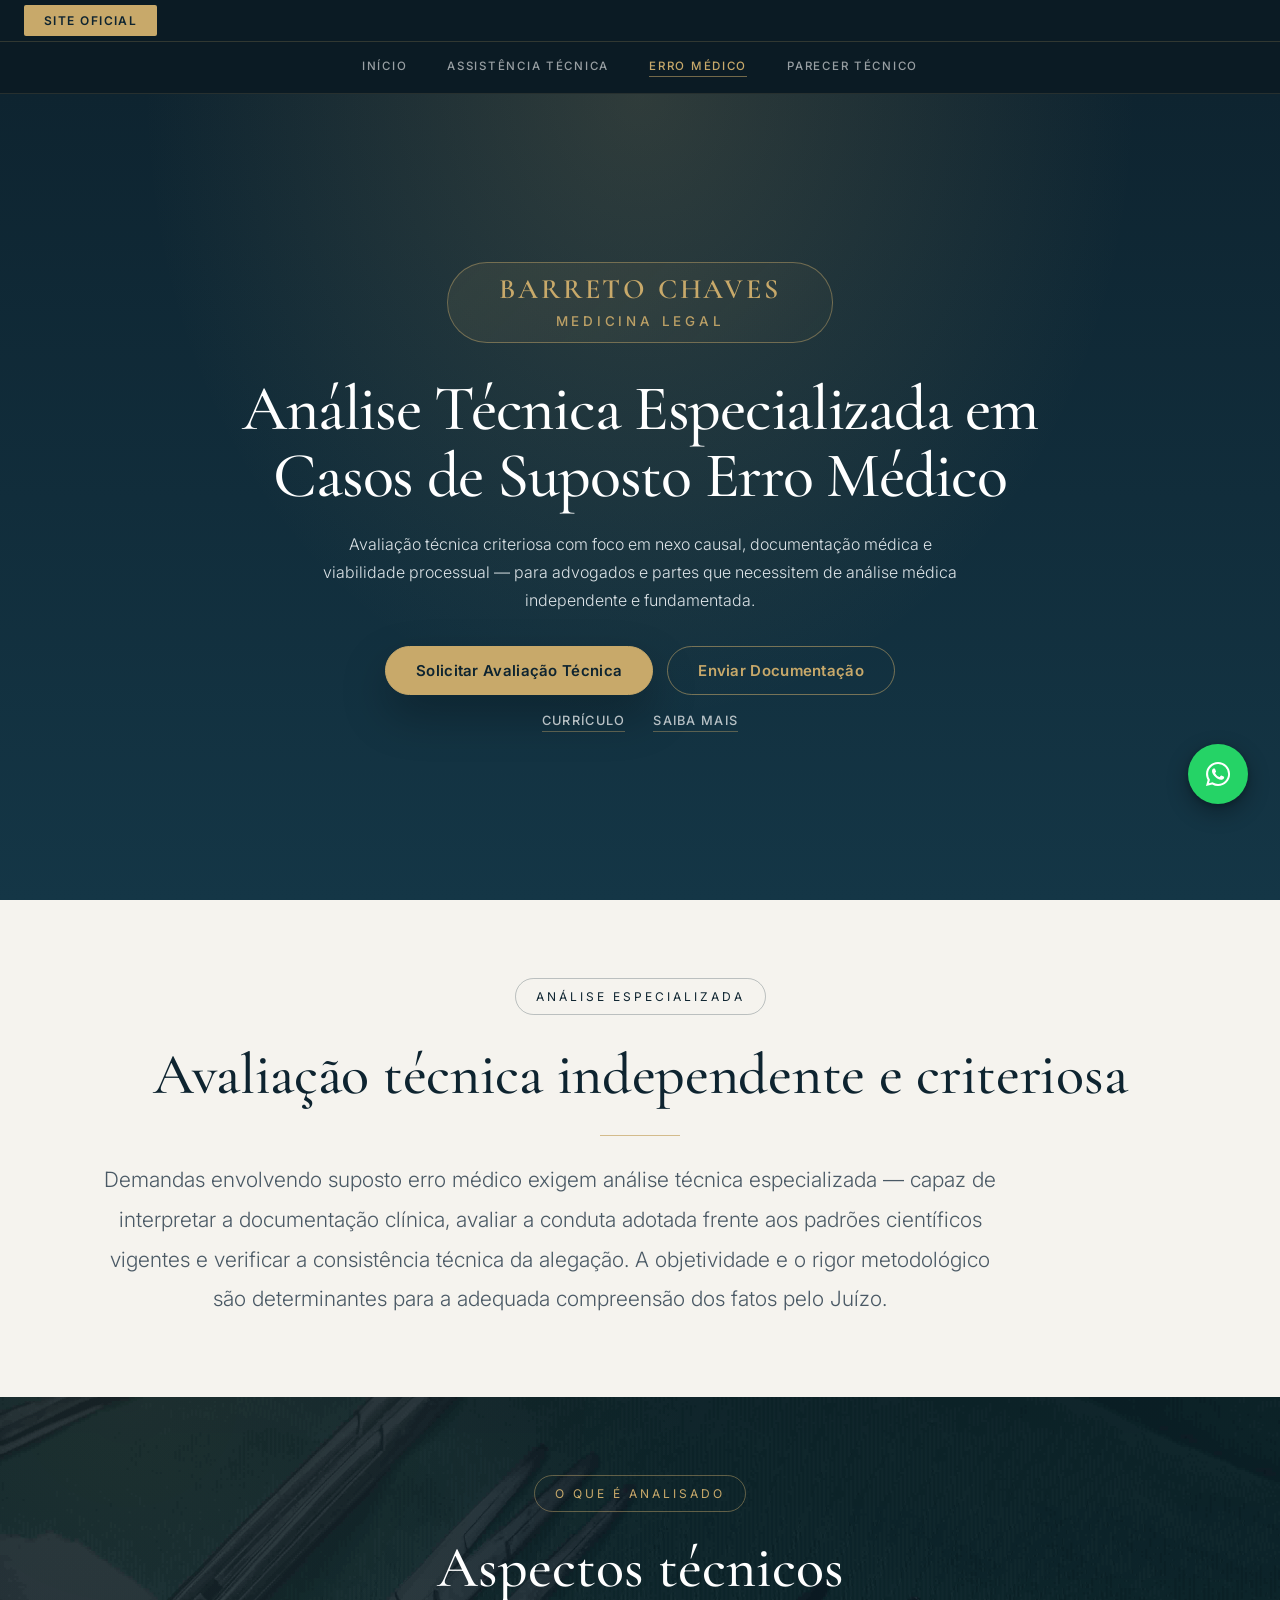
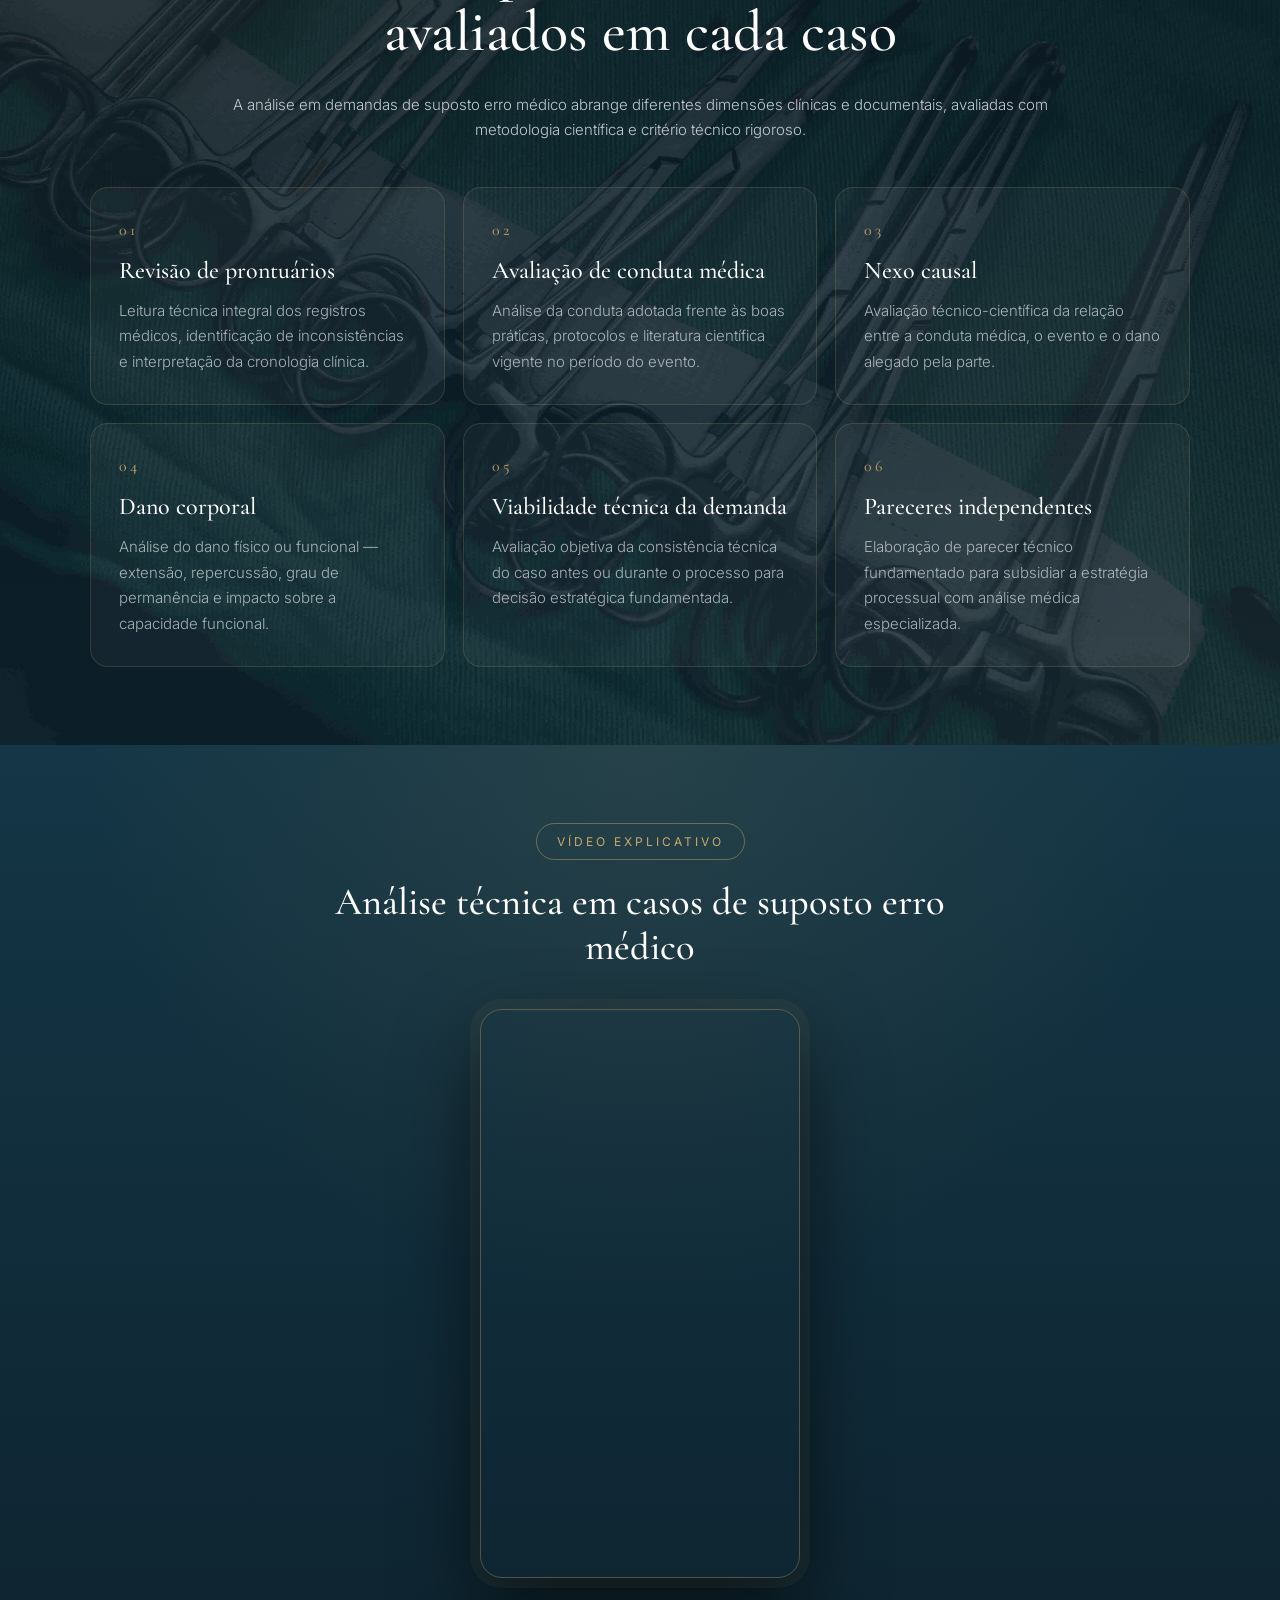
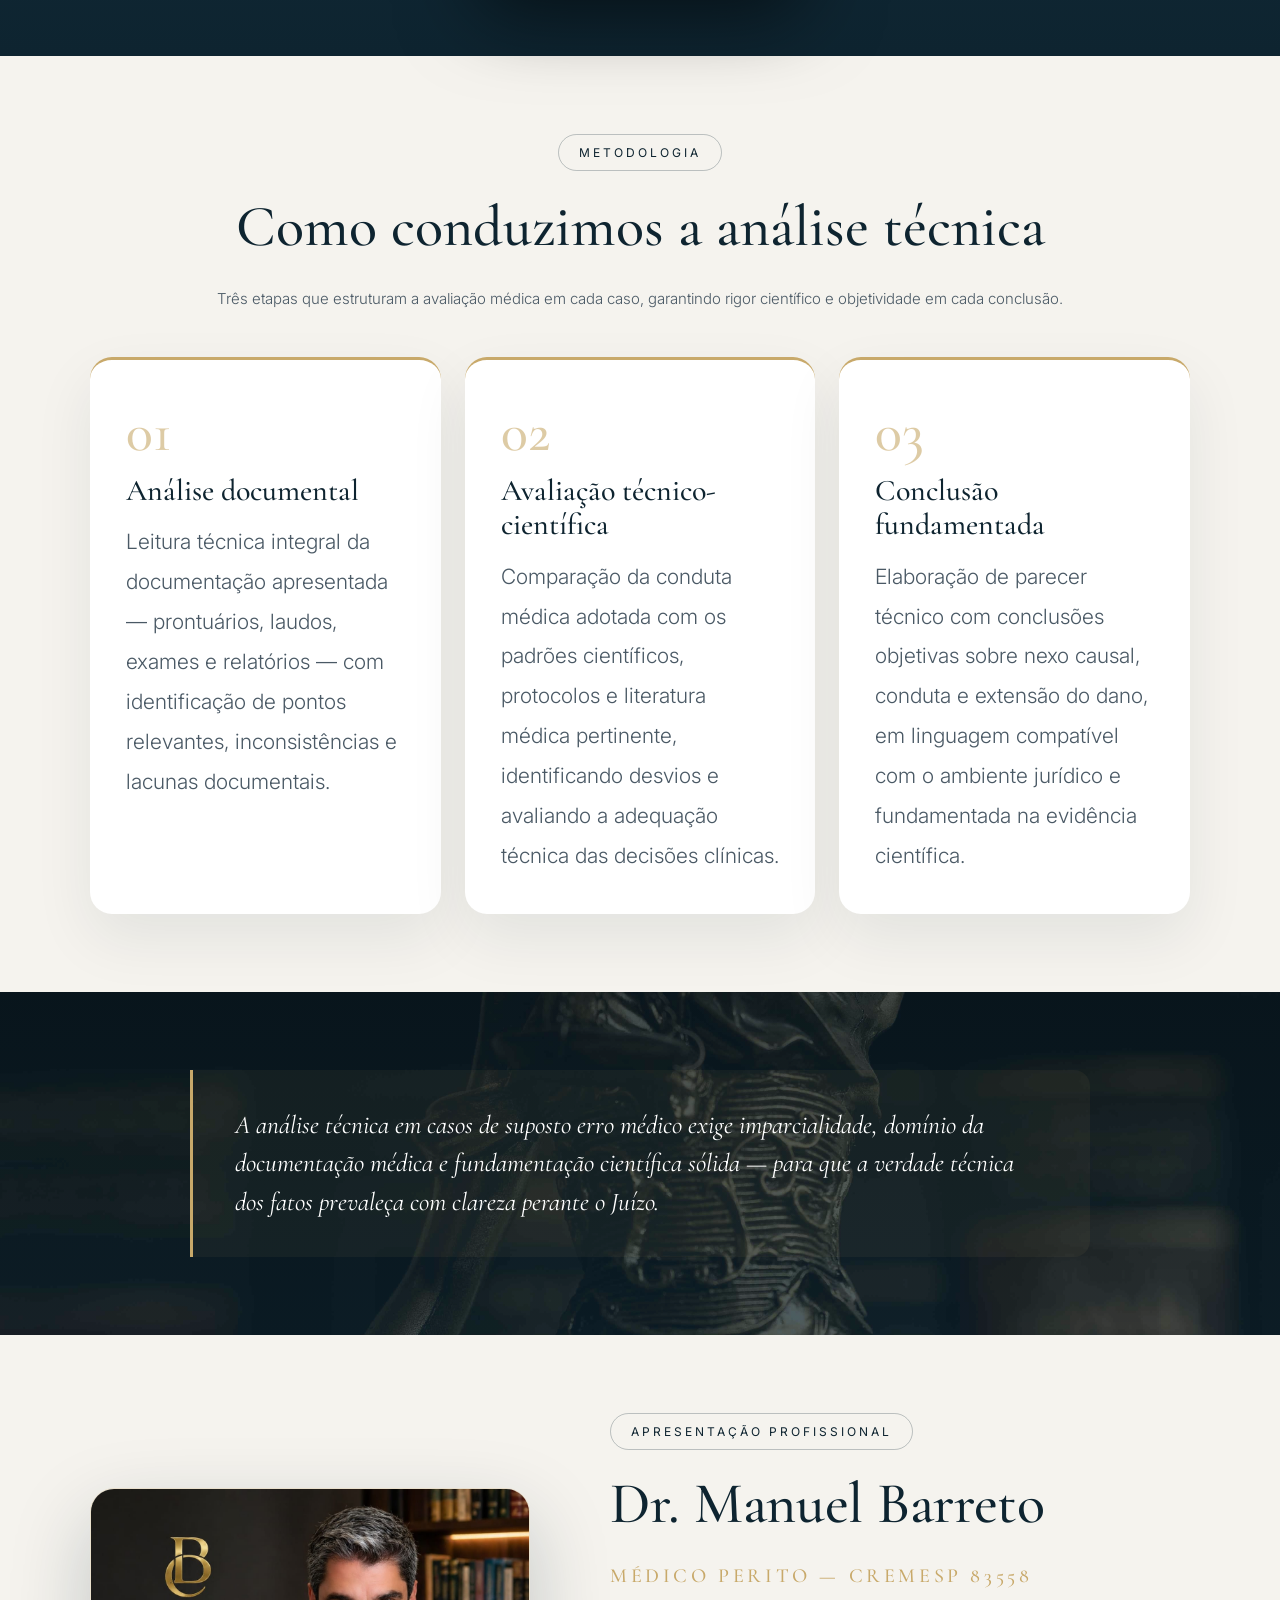
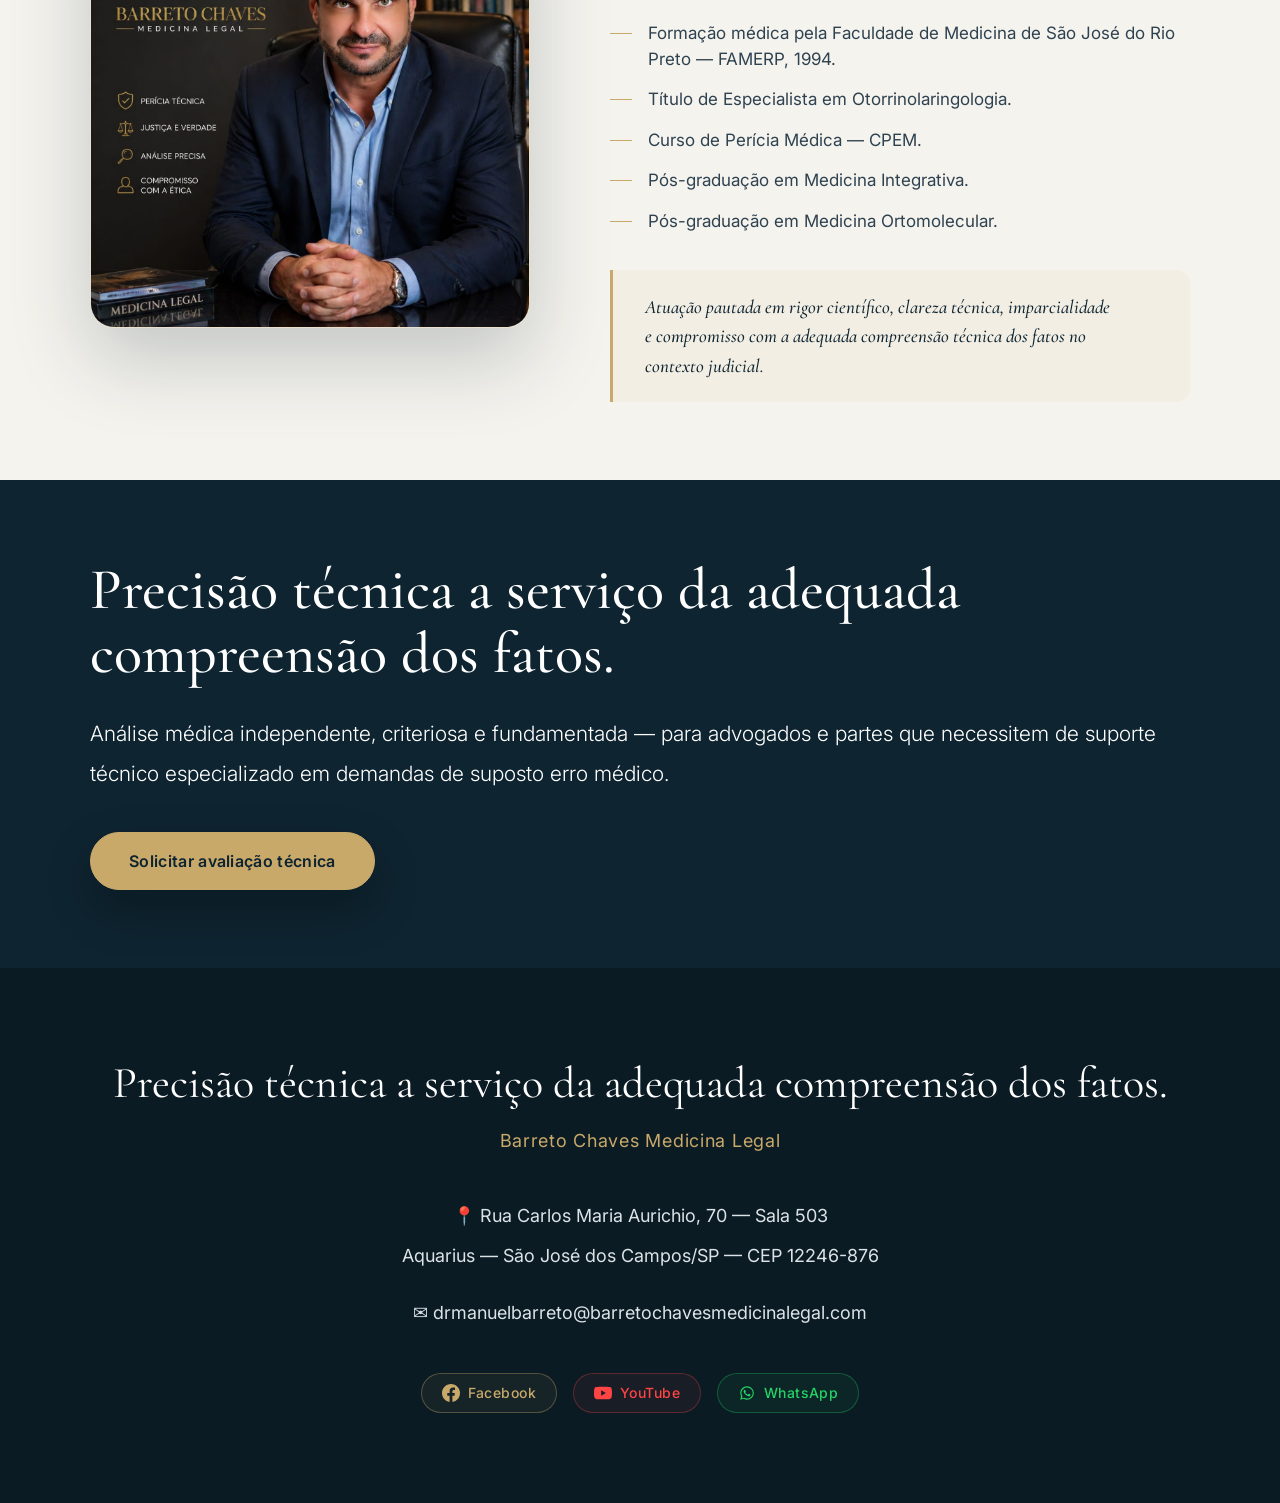
<file: pages/erro-medico.html>
﻿<!DOCTYPE html>
<html lang="pt-br">
<head>
<meta charset="UTF-8">
<meta name="viewport" content="width=device-width, initial-scale=1.0">

<title>Erro Médico — Análise Técnica Especializada | Barreto Chaves Medicina Legal</title>

<meta name="description" content="Análise técnica especializada em casos de suposto erro médico. Avaliação de conduta médica, nexo causal, prontuários e viabilidade processual. Dr. Manuel Barreto — CREMESP 83558.">
<meta name="robots" content="index, follow">

<meta property="og:type" content="website">
<meta property="og:title" content="Erro Médico — Análise Técnica Especializada | Barreto Chaves Medicina Legal">
<meta property="og:description" content="Análise técnica especializada em casos de suposto erro médico. Avaliação de conduta médica, nexo causal e viabilidade processual.">
<meta property="og:image" content="https://barretochavesmedicinalegal.com/imagens/foto-doutor.png">
<meta property="og:url" content="https://barretochavesmedicinalegal.com/pages/erro-medico.html">
<meta property="og:locale" content="pt_BR">

<link rel="canonical" href="https://barretochavesmedicinalegal.com/pages/erro-medico.html">

<meta name="twitter:card" content="summary_large_image">
<meta name="twitter:title" content="Erro Médico — Análise Técnica Especializada | Barreto Chaves Medicina Legal">
<meta name="twitter:description" content="Análise técnica especializada em casos de suposto erro médico.">
<meta name="twitter:image" content="https://barretochavesmedicinalegal.com/imagens/foto-doutor.png">

<link rel="preconnect" href="https://fonts.googleapis.com">
<link href="https://fonts.googleapis.com/css2?family=Cormorant+Garamond:wght@400;500;600&family=Inter:wght@300;400;500;600&display=swap" rel="stylesheet">
<link rel="icon" type="image/png" href="../imagens/favicon.png">
<link rel="stylesheet" href="../css/erro-medico.css">

<script type="application/ld+json">
{
  "@context": "https://schema.org",
  "@graph": [
    {
      "@type": "Service",
      "name": "Análise Técnica em Casos de Suposto Erro Médico",
      "provider": { "@id": "https://barretochavesmedicinalegal.com/#business" },
      "description": "Análise técnica especializada em demandas de suposto erro médico — avaliação de conduta médica, nexo causal, revisão de prontuários, dano corporal e viabilidade processual.",
      "url": "https://barretochavesmedicinalegal.com/pages/erro-medico.html",
      "serviceType": "Análise Técnica Médico-Legal",
      "areaServed": { "@type": "State", "name": "São Paulo" }
    },
    {
      "@type": "BreadcrumbList",
      "itemListElement": [
        { "@type": "ListItem", "position": 1, "name": "Início", "item": "https://barretochavesmedicinalegal.com/" },
        { "@type": "ListItem", "position": 2, "name": "Erro Médico", "item": "https://barretochavesmedicinalegal.com/pages/erro-medico.html" }
      ]
    }
  ]
}
</script>
</head>

<body>

<div class="top-bar">
  <a href="../index.html" class="btn-site-oficial">SITE OFICIAL</a>
</div>

<nav class="main-nav" aria-label="Navegação principal">
  <button class="nav-hamburger" id="navHamburger" aria-label="Abrir menu" aria-expanded="false">
    <span></span><span></span><span></span>
  </button>
  <div class="nav-links" id="navLinks">
    <a href="../index.html" class="nav-link">Início</a>
    <a href="assistencia-tecnica-medica.html" class="nav-link">Assistência Técnica</a>
    <a href="erro-medico.html" class="nav-link active">Erro Médico</a>
    <a href="parecer-tecnico-medico.html" class="nav-link">Parecer Técnico</a>
  </div>
</nav>

<div class="mobile-topbar">
  <a href="mailto:drmanuelbarreto@barretochavesmedicinalegal.com" class="topbar-item">
    <span class="topbar-icon">✉</span>
    <span class="topbar-text">drmanuelbarreto@barretochavesmedicinalegal.com</span>
  </a>
</div>

<!-- ===================== HERO CENTRALIZADO ===================== -->
<section class="hero-lp">
  <div class="tag tag-hero">
    <span class="tag-nome">Barreto Chaves</span>
    <span class="tag-sub">Medicina Legal</span>
  </div>

  <h1>Análise Técnica Especializada em Casos de Suposto Erro Médico</h1>

  <p class="hero-sub">
    Avaliação técnica criteriosa com foco em nexo causal, documentação médica e viabilidade processual — para advogados e partes que necessitem de análise médica independente e fundamentada.
  </p>

  <div class="hero-ctas">
    <a class="btn btn-primary" href="https://wa.me/5512996662041">Solicitar Avaliação Técnica</a>
    <a class="btn btn-secondary" href="https://wa.me/5512996662041">Enviar Documentação</a>
  </div>

  <nav class="hero-nav">
    <a href="../curriculo.html">Currículo</a>
    <a href="../link_acesso.html">Saiba mais</a>
  </nav>
</section>

<!-- ===================== POSICIONAMENTO ===================== -->
<section class="section positioning">
  <div class="pos-inner">
    <div class="tag">Análise Especializada</div>
    <h2>Avaliação técnica independente e criteriosa</h2>
    <div class="pos-divider" aria-hidden="true"></div>
    <p class="pos-text">
      Demandas envolvendo suposto erro médico exigem análise técnica especializada — capaz de interpretar a documentação clínica, avaliar a conduta adotada frente aos padrões científicos vigentes e verificar a consistência técnica da alegação. A objetividade e o rigor metodológico são determinantes para a adequada compreensão dos fatos pelo Juízo.
    </p>
  </div>
</section>

<!-- ===================== O QUE É ANALISADO ===================== -->
<section class="section pain">
  <div class="pain-head">
    <div class="tag">O Que É Analisado</div>
    <h2>Aspectos técnicos avaliados em cada caso</h2>
    <p class="section-intro">
      A análise em demandas de suposto erro médico abrange diferentes dimensões clínicas e documentais, avaliadas com metodologia científica e critério técnico rigoroso.
    </p>
  </div>

  <div class="pain-grid">
    <div class="pain-card">
      <span class="pain-num">01</span>
      <h3>Revisão de prontuários</h3>
      <p style="margin-top:12px;font-size:15px;line-height:1.7;color:rgba(220,227,231,.72);font-weight:300;">Leitura técnica integral dos registros médicos, identificação de inconsistências e interpretação da cronologia clínica.</p>
    </div>
    <div class="pain-card">
      <span class="pain-num">02</span>
      <h3>Avaliação de conduta médica</h3>
      <p style="margin-top:12px;font-size:15px;line-height:1.7;color:rgba(220,227,231,.72);font-weight:300;">Análise da conduta adotada frente às boas práticas, protocolos e literatura científica vigente no período do evento.</p>
    </div>
    <div class="pain-card">
      <span class="pain-num">03</span>
      <h3>Nexo causal</h3>
      <p style="margin-top:12px;font-size:15px;line-height:1.7;color:rgba(220,227,231,.72);font-weight:300;">Avaliação técnico-científica da relação entre a conduta médica, o evento e o dano alegado pela parte.</p>
    </div>
    <div class="pain-card">
      <span class="pain-num">04</span>
      <h3>Dano corporal</h3>
      <p style="margin-top:12px;font-size:15px;line-height:1.7;color:rgba(220,227,231,.72);font-weight:300;">Análise do dano físico ou funcional — extensão, repercussão, grau de permanência e impacto sobre a capacidade funcional.</p>
    </div>
    <div class="pain-card">
      <span class="pain-num">05</span>
      <h3>Viabilidade técnica da demanda</h3>
      <p style="margin-top:12px;font-size:15px;line-height:1.7;color:rgba(220,227,231,.72);font-weight:300;">Avaliação objetiva da consistência técnica do caso antes ou durante o processo para decisão estratégica fundamentada.</p>
    </div>
    <div class="pain-card">
      <span class="pain-num">06</span>
      <h3>Pareceres independentes</h3>
      <p style="margin-top:12px;font-size:15px;line-height:1.7;color:rgba(220,227,231,.72);font-weight:300;">Elaboração de parecer técnico fundamentado para subsidiar a estratégia processual com análise médica especializada.</p>
    </div>
  </div>
</section>

<!-- ===================== VÍDEO ===================== -->
<section class="section video-section">
  <div class="tag">Vídeo Explicativo</div>
  <h2>Análise técnica em casos de suposto erro médico</h2>
  <div class="video-frame">
    <div id="yt-player-em"></div>
  </div>
</section>

<!-- ===================== COMO CONDUZIMOS A ANÁLISE ===================== -->
<section class="section method">
  <div class="method-head">
    <div class="tag">Metodologia</div>
    <h2>Como conduzimos a análise técnica</h2>
    <p class="section-intro">
      Três etapas que estruturam a avaliação médica em cada caso, garantindo rigor científico e objetividade em cada conclusão.
    </p>
  </div>

  <div class="method-grid">
    <article class="method-card">
      <div class="method-num">01</div>
      <h3>Análise documental</h3>
      <p>Leitura técnica integral da documentação apresentada — prontuários, laudos, exames e relatórios — com identificação de pontos relevantes, inconsistências e lacunas documentais.</p>
    </article>
    <article class="method-card">
      <div class="method-num">02</div>
      <h3>Avaliação técnico-científica</h3>
      <p>Comparação da conduta médica adotada com os padrões científicos, protocolos e literatura médica pertinente, identificando desvios e avaliando a adequação técnica das decisões clínicas.</p>
    </article>
    <article class="method-card">
      <div class="method-num">03</div>
      <h3>Conclusão fundamentada</h3>
      <p>Elaboração de parecer técnico com conclusões objetivas sobre nexo causal, conduta e extensão do dano, em linguagem compatível com o ambiente jurídico e fundamentada na evidência científica.</p>
    </article>
  </div>
</section>

<!-- ===================== LP HIGHLIGHT ===================== -->
<section class="section dark section-highlight-img">
  <div class="lp-highlight">
    <p>A análise técnica em casos de suposto erro médico exige imparcialidade, domínio da documentação médica e fundamentação científica sólida — para que a verdade técnica dos fatos prevaleça com clareza perante o Juízo.</p>
  </div>
</section>

<!-- ===================== APRESENTAÇÃO PROFISSIONAL ===================== -->
<section class="section light authority-section">
  <div class="authority">
    <div class="photo">
      <img src="../imagens/foto-doutor.png" alt="Dr. Manuel Barreto">
    </div>
    <div class="authority-content">
      <div class="tag">Apresentação Profissional</div>
      <h2>Dr. Manuel Barreto</h2>
      <div class="authority-crm">Médico Perito — CREMESP 83558</div>
      <ul class="credentials">
        <li><span class="cred-mark" aria-hidden="true"></span><span>Formação médica pela Faculdade de Medicina de São José do Rio Preto — FAMERP, 1994.</span></li>
        <li><span class="cred-mark" aria-hidden="true"></span><span>Título de Especialista em Otorrinolaringologia.</span></li>
        <li><span class="cred-mark" aria-hidden="true"></span><span>Curso de Perícia Médica — CPEM.</span></li>
        <li><span class="cred-mark" aria-hidden="true"></span><span>Pós-graduação em Medicina Integrativa.</span></li>
        <li><span class="cred-mark" aria-hidden="true"></span><span>Pós-graduação em Medicina Ortomolecular.</span></li>
      </ul>
      <blockquote class="authority-quote">
        Atuação pautada em rigor científico, clareza técnica, imparcialidade e compromisso com a adequada compreensão técnica dos fatos no contexto judicial.
      </blockquote>
    </div>
  </div>
</section>

<!-- ===================== CTA FINAL ===================== -->
<section class="section dark">
  <h2>Precisão técnica a serviço da adequada compreensão dos fatos.</h2>
  <p class="max">
    Análise médica independente, criteriosa e fundamentada — para advogados e partes que necessitem de suporte técnico especializado em demandas de suposto erro médico.
  </p>
  <a class="btn" href="https://wa.me/5512996662041">Solicitar avaliação técnica</a>
</section>

<footer class="footer">
  <div class="footer-title">Precisão técnica a serviço da adequada compreensão dos fatos.</div>
  <div class="footer-sub">Barreto Chaves Medicina Legal</div>
  <div class="contact-block">
    <div>📍 Rua Carlos Maria Aurichio, 70 — Sala 503<br>Aquarius — São José dos Campos/SP — CEP 12246-876</div>
    <div style="margin-top:18px;">✉ drmanuelbarreto@barretochavesmedicinalegal.com</div>
  </div>
  <div class="social-links">
    <a class="social-btn" href="https://www.facebook.com/manuel.b.chaves/" target="_blank" rel="noopener" aria-label="Facebook">
      <svg viewBox="0 0 24 24" fill="currentColor"><path d="M24 12.073C24 5.405 18.627 0 12 0S0 5.405 0 12.073C0 18.1 4.388 23.094 10.125 24v-8.437H7.078v-3.49h3.047V9.41c0-3.025 1.792-4.697 4.533-4.697 1.312 0 2.686.236 2.686.236v2.97h-1.513c-1.491 0-1.956.93-1.956 1.886v2.267h3.328l-.532 3.49h-2.796V24C19.612 23.094 24 18.1 24 12.073z"/></svg>
      Facebook
    </a>
    <a class="social-btn social-btn--yt" href="https://www.youtube.com/@barretochavesmedicinalegal" target="_blank" rel="noopener" aria-label="YouTube">
      <svg viewBox="0 0 24 24" fill="currentColor"><path d="M23.498 6.186a3.016 3.016 0 0 0-2.122-2.136C19.505 3.545 12 3.545 12 3.545s-7.505 0-9.377.505A3.017 3.017 0 0 0 .502 6.186C0 8.07 0 12 0 12s0 3.93.502 5.814a3.016 3.016 0 0 0 2.122 2.136c1.871.505 9.376.505 9.376.505s7.505 0 9.377-.505a3.015 3.015 0 0 0 2.122-2.136C24 15.93 24 12 24 12s0-3.93-.502-5.814zM9.545 15.568V8.432L15.818 12l-6.273 3.568z"/></svg>
      YouTube
    </a>
    <a class="social-btn social-btn--wa" href="https://wa.me/5512996662041" target="_blank" rel="noopener" aria-label="WhatsApp">
      <svg viewBox="0 0 32 32" fill="currentColor"><path d="M16.04 4C9.42 4 4.04 9.38 4.04 16c0 2.11.55 4.17 1.6 5.99L4 28l6.18-1.62a11.96 11.96 0 0 0 5.86 1.5h.01c6.62 0 12-5.38 12-12s-5.38-12-12-12zm0 21.95h-.01a9.93 9.93 0 0 1-5.07-1.39l-.36-.21-3.67.96.98-3.58-.24-.37a9.95 9.95 0 0 1-1.53-5.32c0-5.5 4.48-9.97 9.99-9.97a9.94 9.94 0 0 1 7.07 2.92 9.93 9.93 0 0 1 2.92 7.06c0 5.5-4.48 9.9-9.99 9.9zm5.47-7.46c-.3-.15-1.77-.87-2.05-.97-.27-.1-.47-.15-.67.15-.2.3-.77.97-.94 1.17-.17.2-.35.22-.65.07-.3-.15-1.27-.47-2.41-1.49-.89-.79-1.49-1.77-1.66-2.07-.17-.3-.02-.46.13-.61.13-.13.3-.35.45-.52.15-.17.2-.3.3-.5.1-.2.05-.37-.02-.52-.07-.15-.67-1.62-.92-2.21-.24-.58-.49-.5-.67-.51-.17-.01-.37-.01-.57-.01-.2 0-.52.07-.79.37-.27.3-1.04 1.02-1.04 2.49 0 1.47 1.07 2.89 1.22 3.09.15.2 2.11 3.22 5.11 4.51.71.31 1.27.49 1.71.63.72.23 1.37.2 1.88.12.57-.08 1.77-.72 2.02-1.41.25-.7.25-1.29.17-1.41-.07-.13-.27-.2-.57-.35z"/></svg>
      WhatsApp
    </a>
  </div>
</footer>

<button class="back-to-top" id="backToTop" aria-label="Voltar ao topo" onclick="window.scrollTo({top:0,behavior:'smooth'})">&#8679;</button>

<a class="whats-float" href="https://wa.me/5512996662041" target="_blank" rel="noopener" aria-label="Falar no WhatsApp">
  <span class="whats-pulse" aria-hidden="true"></span>
  <svg class="whats-icon" viewBox="0 0 32 32" xmlns="http://www.w3.org/2000/svg" aria-hidden="true">
    <path fill="#fff" d="M16.04 4C9.42 4 4.04 9.38 4.04 16c0 2.11.55 4.17 1.6 5.99L4 28l6.18-1.62a11.96 11.96 0 0 0 5.86 1.5h.01c6.62 0 12-5.38 12-12s-5.38-12-12-12zm0 21.95h-.01a9.93 9.93 0 0 1-5.07-1.39l-.36-.21-3.67.96.98-3.58-.24-.37a9.95 9.95 0 0 1-1.53-5.32c0-5.5 4.48-9.97 9.99-9.97a9.94 9.94 0 0 1 7.07 2.92 9.93 9.93 0 0 1 2.92 7.06c0 5.5-4.48 9.9-9.99 9.9zm5.47-7.46c-.3-.15-1.77-.87-2.05-.97-.27-.1-.47-.15-.67.15-.2.3-.77.97-.94 1.17-.17.2-.35.22-.65.07-.3-.15-1.27-.47-2.41-1.49-.89-.79-1.49-1.77-1.66-2.07-.17-.3-.02-.46.13-.61.13-.13.3-.35.45-.52.15-.17.2-.3.3-.5.1-.2.05-.37-.02-.52-.07-.15-.67-1.62-.92-2.21-.24-.58-.49-.5-.67-.51-.17-.01-.37-.01-.57-.01-.2 0-.52.07-.79.37-.27.3-1.04 1.02-1.04 2.49 0 1.47 1.07 2.89 1.22 3.09.15.2 2.11 3.22 5.11 4.51.71.31 1.27.49 1.71.63.72.23 1.37.2 1.88.12.57-.08 1.77-.72 2.02-1.41.25-.7.25-1.29.17-1.41-.07-.13-.27-.2-.57-.35z"/>
  </svg>
</a>

<script src="../js/index.js"></script>
<script src="https://www.youtube.com/iframe_api"></script>
<script>
  var playerEm;
  function onYouTubeIframeAPIReady() {
    playerEm = new YT.Player('yt-player-em', {
      videoId: 'ODJM4yQq4vQ',
      width: '100%',
      height: '100%',
      playerVars: {
        autoplay: 1,
        mute: 1,
        loop: 1,
        playlist: 'ODJM4yQq4vQ',
        rel: 0,
        controls: 1,
        playsinline: 1
      },
      events: {
        onReady: function(e) {
          e.target.playVideo();
          setTimeout(function() {
            playerEm.unMute();
            playerEm.setVolume(60);
          }, 1500);
        }
      }
    });
  }
</script>
</body>
</html>
</file>
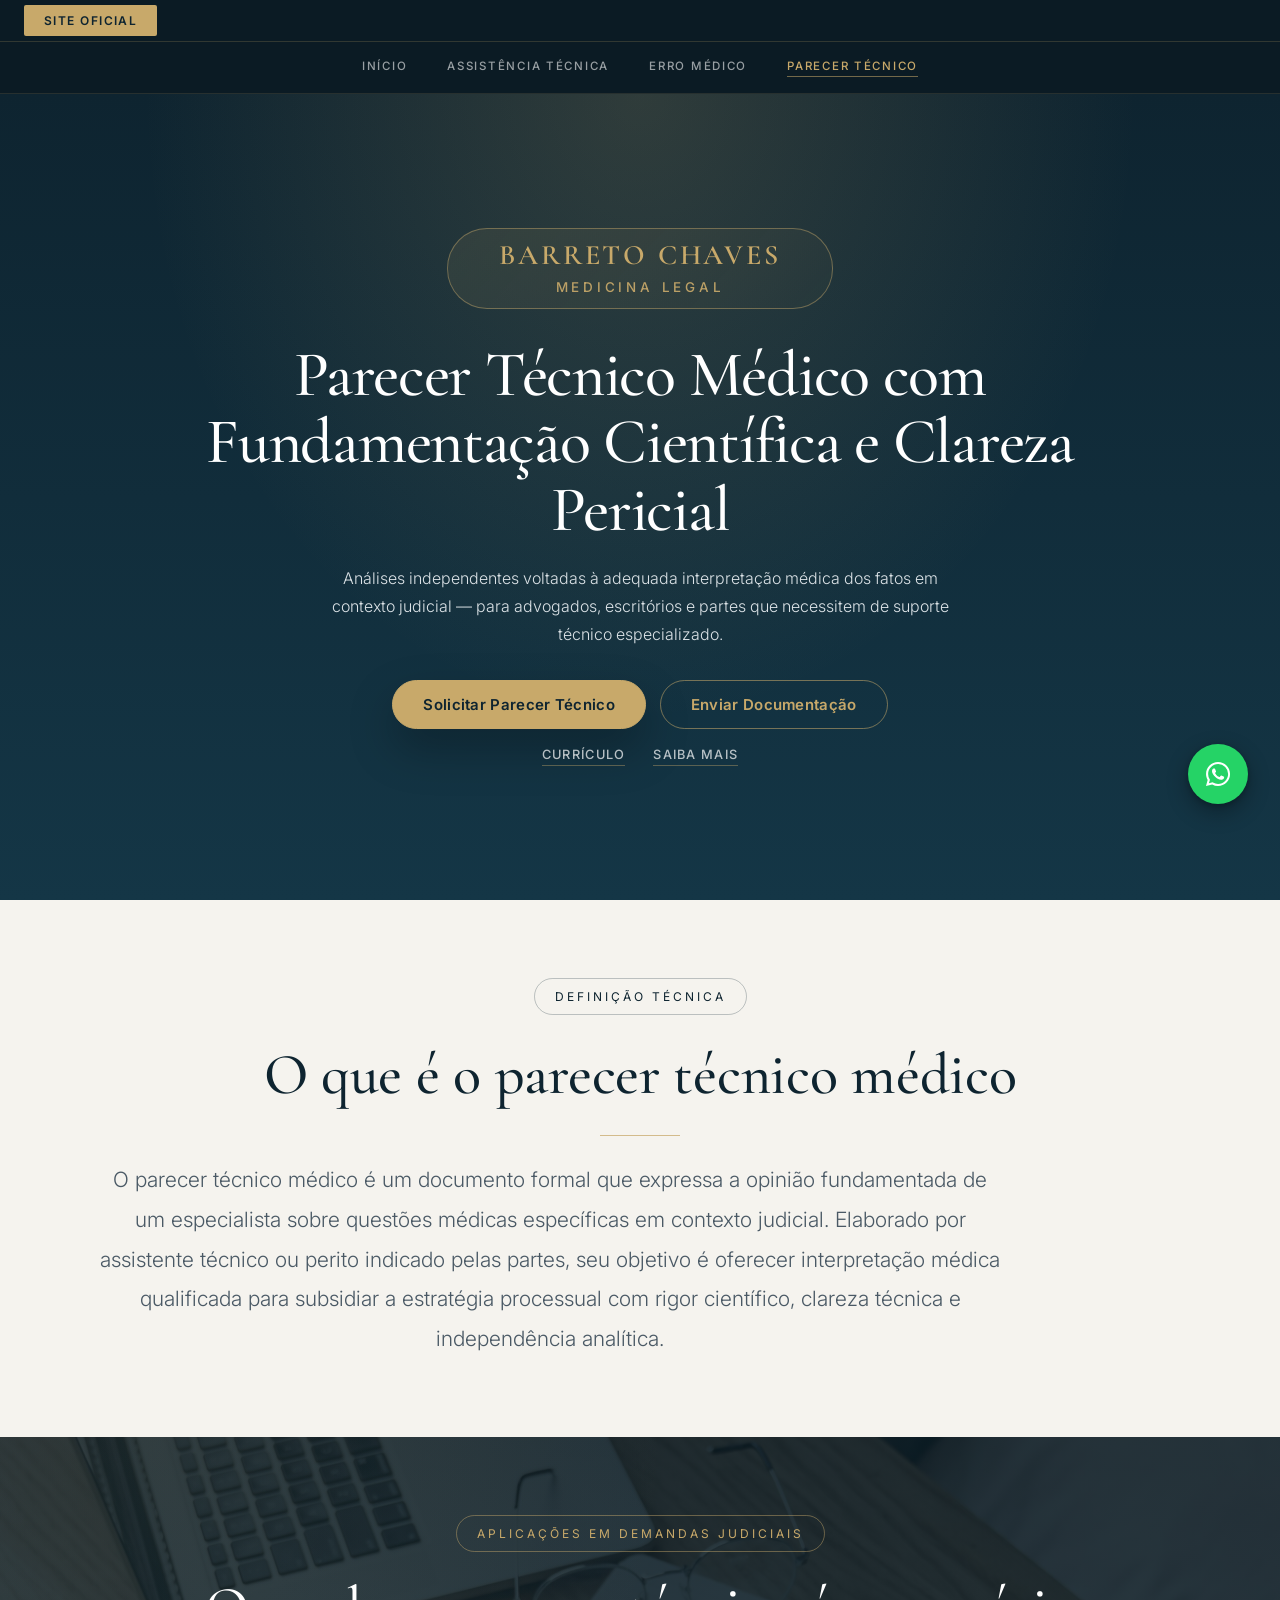
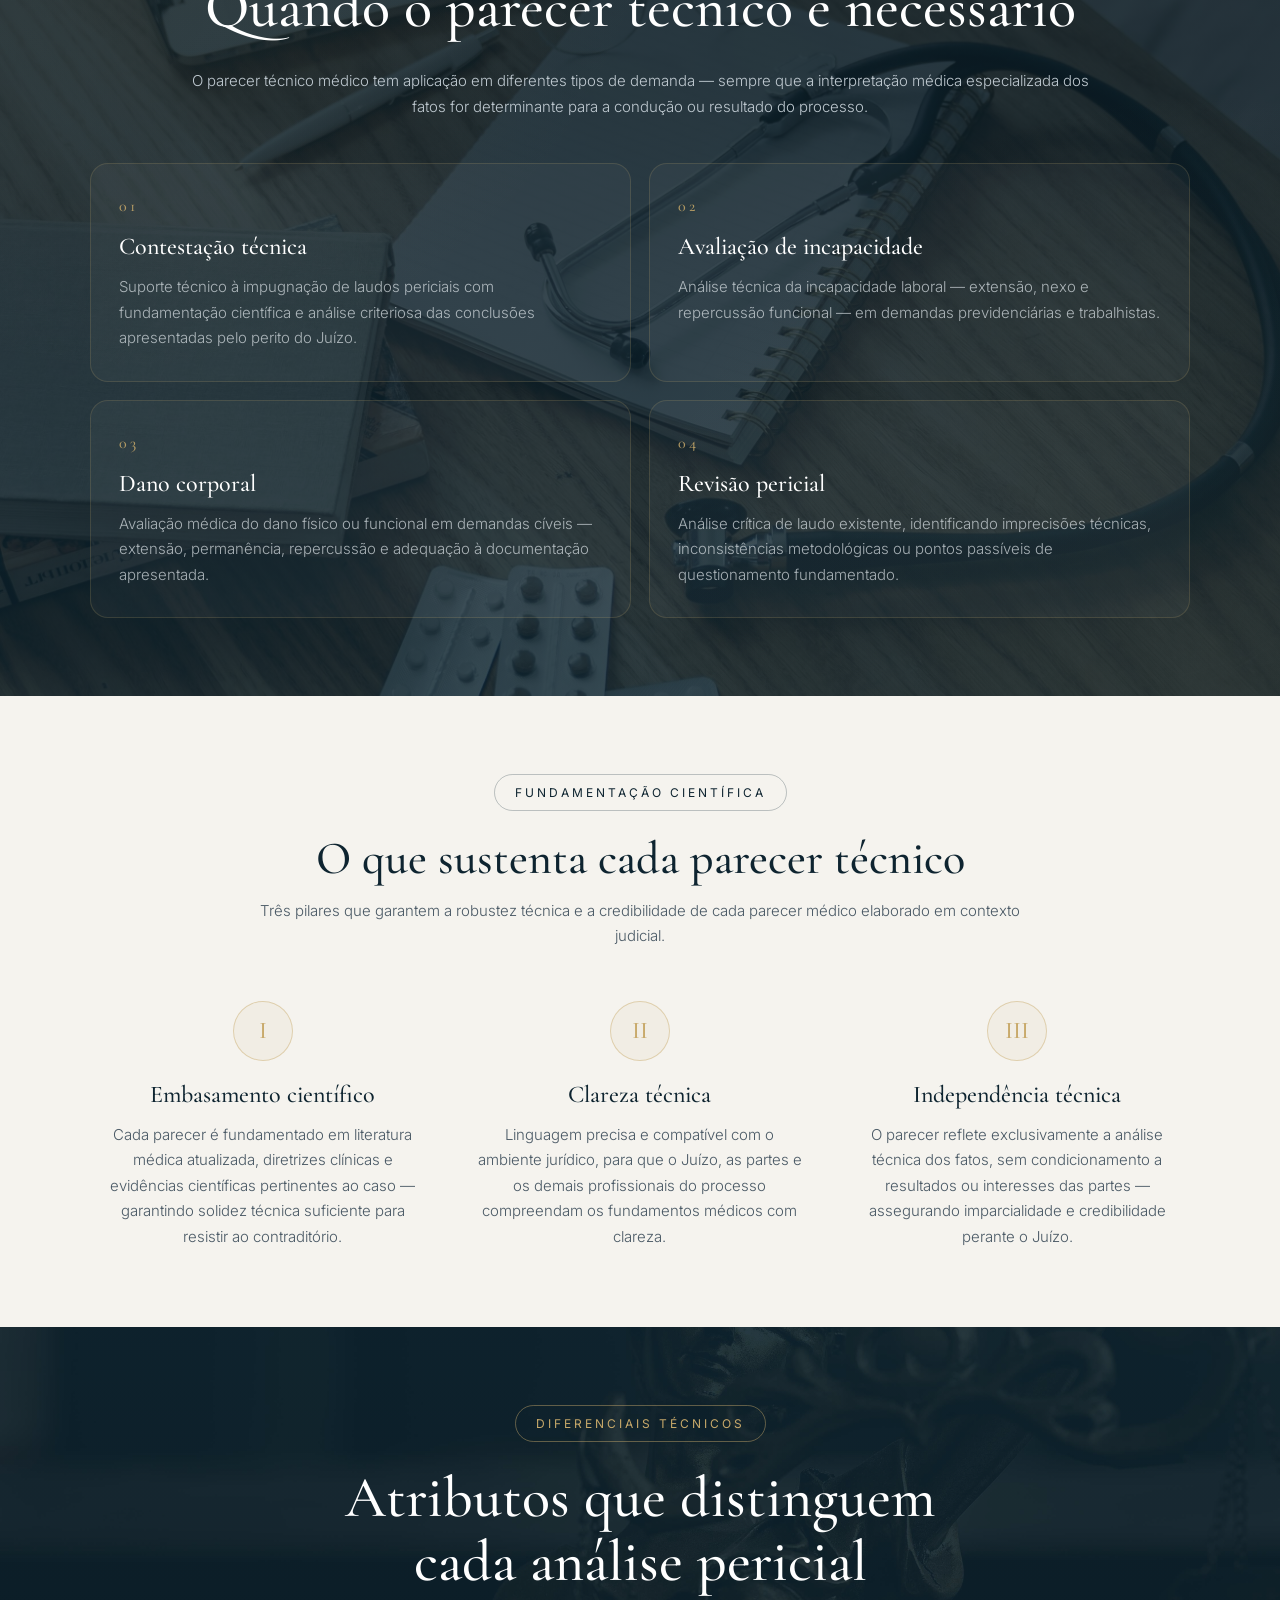
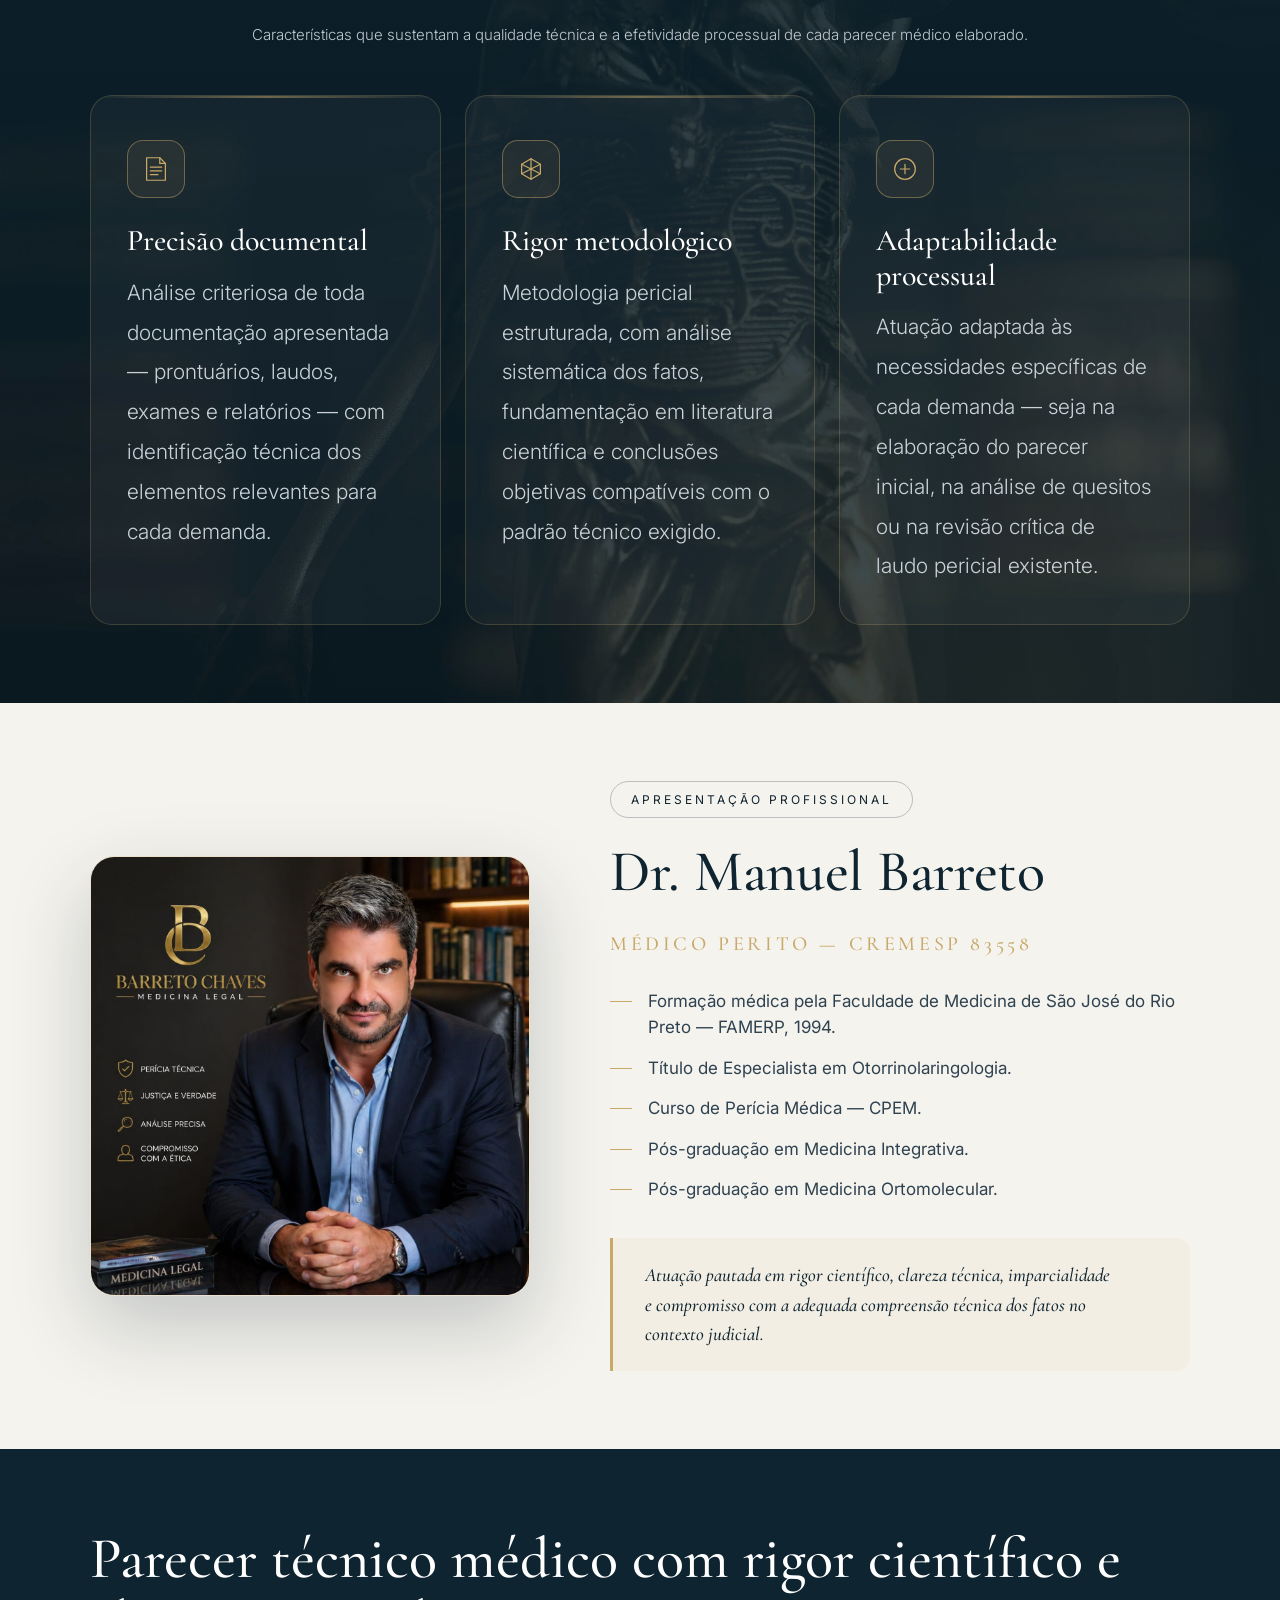
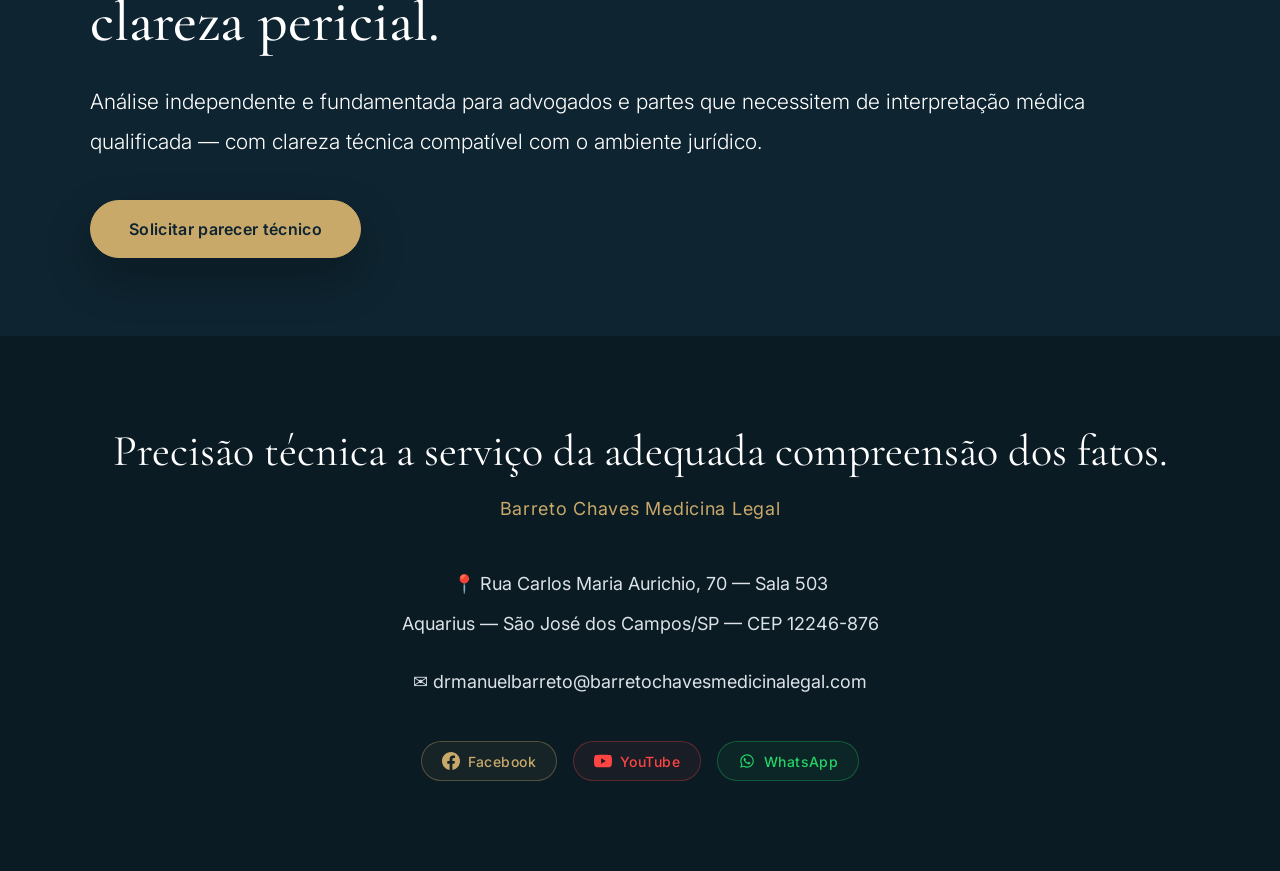
<file: pages/parecer-tecnico-medico.html>
﻿<!DOCTYPE html>
<html lang="pt-br">
<head>
<meta charset="UTF-8">
<meta name="viewport" content="width=device-width, initial-scale=1.0">

<title>Parecer Técnico Médico | Barreto Chaves Medicina Legal</title>

<meta name="description" content="Parecer Técnico Médico com fundamentação científica e clareza pericial. Análises independentes para contestação técnica, revisão pericial, incapacidade e dano corporal. Dr. Manuel Barreto — CREMESP 83558.">
<meta name="robots" content="index, follow">

<meta property="og:type" content="website">
<meta property="og:title" content="Parecer Técnico Médico | Barreto Chaves Medicina Legal">
<meta property="og:description" content="Parecer Técnico Médico com fundamentação científica e clareza pericial. Análises independentes para demandas judiciais.">
<meta property="og:image" content="https://barretochavesmedicinalegal.com/imagens/foto-doutor.png">
<meta property="og:url" content="https://barretochavesmedicinalegal.com/pages/parecer-tecnico-medico.html">
<meta property="og:locale" content="pt_BR">

<link rel="canonical" href="https://barretochavesmedicinalegal.com/pages/parecer-tecnico-medico.html">

<meta name="twitter:card" content="summary_large_image">
<meta name="twitter:title" content="Parecer Técnico Médico | Barreto Chaves Medicina Legal">
<meta name="twitter:description" content="Parecer Técnico Médico com fundamentação científica e clareza pericial.">
<meta name="twitter:image" content="https://barretochavesmedicinalegal.com/imagens/foto-doutor.png">

<link rel="preconnect" href="https://fonts.googleapis.com">
<link href="https://fonts.googleapis.com/css2?family=Cormorant+Garamond:wght@400;500;600&family=Inter:wght@300;400;500;600&display=swap" rel="stylesheet">
<link rel="icon" type="image/png" href="../imagens/favicon.png">
<link rel="stylesheet" href="../css/parecer-tecnico-medico.css">

<script type="application/ld+json">
{
  "@context": "https://schema.org",
  "@graph": [
    {
      "@type": "Service",
      "name": "Parecer Técnico Médico",
      "provider": { "@id": "https://barretochavesmedicinalegal.com/#business" },
      "description": "Parecer Técnico Médico com fundamentação científica e clareza pericial — análises independentes para contestação técnica, revisão pericial, avaliação de incapacidade e dano corporal em demandas judiciais.",
      "url": "https://barretochavesmedicinalegal.com/pages/parecer-tecnico-medico.html",
      "serviceType": "Parecer Técnico Médico-Legal",
      "areaServed": { "@type": "State", "name": "São Paulo" }
    },
    {
      "@type": "BreadcrumbList",
      "itemListElement": [
        { "@type": "ListItem", "position": 1, "name": "Início", "item": "https://barretochavesmedicinalegal.com/" },
        { "@type": "ListItem", "position": 2, "name": "Parecer Técnico Médico", "item": "https://barretochavesmedicinalegal.com/pages/parecer-tecnico-medico.html" }
      ]
    }
  ]
}
</script>
</head>

<body>

<div class="top-bar">
  <a href="../index.html" class="btn-site-oficial">SITE OFICIAL</a>
</div>

<nav class="main-nav" aria-label="Navegação principal">
  <button class="nav-hamburger" id="navHamburger" aria-label="Abrir menu" aria-expanded="false">
    <span></span><span></span><span></span>
  </button>
  <div class="nav-links" id="navLinks">
    <a href="../index.html" class="nav-link">Início</a>
    <a href="assistencia-tecnica-medica.html" class="nav-link">Assistência Técnica</a>
    <a href="erro-medico.html" class="nav-link">Erro Médico</a>
    <a href="parecer-tecnico-medico.html" class="nav-link active">Parecer Técnico</a>
  </div>
</nav>

<div class="mobile-topbar">
  <a href="mailto:drmanuelbarreto@barretochavesmedicinalegal.com" class="topbar-item">
    <span class="topbar-icon">✉</span>
    <span class="topbar-text">drmanuelbarreto@barretochavesmedicinalegal.com</span>
  </a>
</div>

<!-- ===================== HERO CENTRALIZADO ===================== -->
<section class="hero-lp">
  <div class="tag tag-hero">
    <span class="tag-nome">Barreto Chaves</span>
    <span class="tag-sub">Medicina Legal</span>
  </div>

  <h1>Parecer Técnico Médico com Fundamentação Científica e Clareza Pericial</h1>

  <p class="hero-sub">
    Análises independentes voltadas à adequada interpretação médica dos fatos em contexto judicial — para advogados, escritórios e partes que necessitem de suporte técnico especializado.
  </p>

  <div class="hero-ctas">
    <a class="btn btn-primary" href="https://wa.me/5512996662041">Solicitar Parecer Técnico</a>
    <a class="btn btn-secondary" href="https://wa.me/5512996662041">Enviar Documentação</a>
  </div>

  <nav class="hero-nav">
    <a href="../curriculo.html">Currículo</a>
    <a href="../link_acesso.html">Saiba mais</a>
  </nav>
</section>

<!-- ===================== O QUE É PARECER TÉCNICO ===================== -->
<section class="section positioning">
  <div class="pos-inner">
    <div class="tag">Definição Técnica</div>
    <h2>O que é o parecer técnico médico</h2>
    <div class="pos-divider" aria-hidden="true"></div>
    <p class="pos-text">
      O parecer técnico médico é um documento formal que expressa a opinião fundamentada de um especialista sobre questões médicas específicas em contexto judicial. Elaborado por assistente técnico ou perito indicado pelas partes, seu objetivo é oferecer interpretação médica qualificada para subsidiar a estratégia processual com rigor científico, clareza técnica e independência analítica.
    </p>
  </div>
</section>

<!-- ===================== APLICAÇÕES ===================== -->
<section class="section pain">
  <div class="pain-head">
    <div class="tag">Aplicações em Demandas Judiciais</div>
    <h2>Quando o parecer técnico é necessário</h2>
    <p class="section-intro">
      O parecer técnico médico tem aplicação em diferentes tipos de demanda — sempre que a interpretação médica especializada dos fatos for determinante para a condução ou resultado do processo.
    </p>
  </div>

  <div class="pain-grid" style="grid-template-columns:repeat(2,1fr);">
    <div class="pain-card">
      <span class="pain-num">01</span>
      <h3>Contestação técnica</h3>
      <p style="margin-top:12px;font-size:15px;line-height:1.7;color:rgba(220,227,231,.72);font-weight:300;">Suporte técnico à impugnação de laudos periciais com fundamentação científica e análise criteriosa das conclusões apresentadas pelo perito do Juízo.</p>
    </div>
    <div class="pain-card">
      <span class="pain-num">02</span>
      <h3>Avaliação de incapacidade</h3>
      <p style="margin-top:12px;font-size:15px;line-height:1.7;color:rgba(220,227,231,.72);font-weight:300;">Análise técnica da incapacidade laboral — extensão, nexo e repercussão funcional — em demandas previdenciárias e trabalhistas.</p>
    </div>
    <div class="pain-card">
      <span class="pain-num">03</span>
      <h3>Dano corporal</h3>
      <p style="margin-top:12px;font-size:15px;line-height:1.7;color:rgba(220,227,231,.72);font-weight:300;">Avaliação médica do dano físico ou funcional em demandas cíveis — extensão, permanência, repercussão e adequação à documentação apresentada.</p>
    </div>
    <div class="pain-card">
      <span class="pain-num">04</span>
      <h3>Revisão pericial</h3>
      <p style="margin-top:12px;font-size:15px;line-height:1.7;color:rgba(220,227,231,.72);font-weight:300;">Análise crítica de laudo existente, identificando imprecisões técnicas, inconsistências metodológicas ou pontos passíveis de questionamento fundamentado.</p>
    </div>
  </div>
</section>

<!-- ===================== COMO ELABORAMOS — STEPS ===================== -->
<section class="section light">
  <div class="lp-steps-head">
    <div class="tag">Fundamentação Científica</div>
    <h2>O que sustenta cada parecer técnico</h2>
    <p>Três pilares que garantem a robustez técnica e a credibilidade de cada parecer médico elaborado em contexto judicial.</p>
  </div>

  <div class="lp-steps steps-3">
    <div class="lp-step">
      <div class="lp-step-num">I</div>
      <h3>Embasamento científico</h3>
      <p>Cada parecer é fundamentado em literatura médica atualizada, diretrizes clínicas e evidências científicas pertinentes ao caso — garantindo solidez técnica suficiente para resistir ao contraditório.</p>
    </div>
    <div class="lp-step">
      <div class="lp-step-num">II</div>
      <h3>Clareza técnica</h3>
      <p>Linguagem precisa e compatível com o ambiente jurídico, para que o Juízo, as partes e os demais profissionais do processo compreendam os fundamentos médicos com clareza.</p>
    </div>
    <div class="lp-step">
      <div class="lp-step-num">III</div>
      <h3>Independência técnica</h3>
      <p>O parecer reflete exclusivamente a análise técnica dos fatos, sem condicionamento a resultados ou interesses das partes — assegurando imparcialidade e credibilidade perante o Juízo.</p>
    </div>
  </div>
</section>

<!-- ===================== DIFERENCIAIS ===================== -->
<section class="section differentials">
  <div class="diff-head">
    <div class="tag">Diferenciais Técnicos</div>
    <h2>Atributos que distinguem cada análise pericial</h2>
    <p class="section-intro">
      Características que sustentam a qualidade técnica e a efetividade processual de cada parecer médico elaborado.
    </p>
  </div>

  <div class="diff-grid">
    <article class="diff-card">
      <div class="diff-icon" aria-hidden="true">
        <svg viewBox="0 0 32 32" fill="none" stroke="currentColor" stroke-width="1.3" stroke-linecap="round" stroke-linejoin="round">
          <path d="M6 4h14l6 6v18H6z"/>
          <path d="M20 4v6h6"/>
          <path d="M10 14h12M10 18h12M10 22h8"/>
        </svg>
      </div>
      <h3>Precisão documental</h3>
      <p>Análise criteriosa de toda documentação apresentada — prontuários, laudos, exames e relatórios — com identificação técnica dos elementos relevantes para cada demanda.</p>
    </article>
    <article class="diff-card">
      <div class="diff-icon" aria-hidden="true">
        <svg viewBox="0 0 32 32" fill="none" stroke="currentColor" stroke-width="1.3" stroke-linecap="round" stroke-linejoin="round">
          <path d="M16 5 26 11v10L16 27 6 21V11z"/>
          <path d="M16 5v22M6 11l20 10M26 11 6 21"/>
        </svg>
      </div>
      <h3>Rigor metodológico</h3>
      <p>Metodologia pericial estruturada, com análise sistemática dos fatos, fundamentação em literatura científica e conclusões objetivas compatíveis com o padrão técnico exigido.</p>
    </article>
    <article class="diff-card">
      <div class="diff-icon" aria-hidden="true">
        <svg viewBox="0 0 32 32" fill="none" stroke="currentColor" stroke-width="1.3" stroke-linecap="round" stroke-linejoin="round">
          <circle cx="16" cy="16" r="11"/>
          <path d="M11 16h10M16 11v10"/>
        </svg>
      </div>
      <h3>Adaptabilidade processual</h3>
      <p>Atuação adaptada às necessidades específicas de cada demanda — seja na elaboração do parecer inicial, na análise de quesitos ou na revisão crítica de laudo pericial existente.</p>
    </article>
  </div>
</section>

<!-- ===================== APRESENTAÇÃO PROFISSIONAL ===================== -->
<section class="section light authority-section">
  <div class="authority">
    <div class="photo">
      <img src="../imagens/foto-doutor.png" alt="Dr. Manuel Barreto">
    </div>
    <div class="authority-content">
      <div class="tag">Apresentação Profissional</div>
      <h2>Dr. Manuel Barreto</h2>
      <div class="authority-crm">Médico Perito — CREMESP 83558</div>
      <ul class="credentials">
        <li><span class="cred-mark" aria-hidden="true"></span><span>Formação médica pela Faculdade de Medicina de São José do Rio Preto — FAMERP, 1994.</span></li>
        <li><span class="cred-mark" aria-hidden="true"></span><span>Título de Especialista em Otorrinolaringologia.</span></li>
        <li><span class="cred-mark" aria-hidden="true"></span><span>Curso de Perícia Médica — CPEM.</span></li>
        <li><span class="cred-mark" aria-hidden="true"></span><span>Pós-graduação em Medicina Integrativa.</span></li>
        <li><span class="cred-mark" aria-hidden="true"></span><span>Pós-graduação em Medicina Ortomolecular.</span></li>
      </ul>
      <blockquote class="authority-quote">
        Atuação pautada em rigor científico, clareza técnica, imparcialidade e compromisso com a adequada compreensão técnica dos fatos no contexto judicial.
      </blockquote>
    </div>
  </div>
</section>

<!-- ===================== CTA FINAL ===================== -->
<section class="section dark">
  <h2>Parecer técnico médico com rigor científico e clareza pericial.</h2>
  <p class="max">
    Análise independente e fundamentada para advogados e partes que necessitem de interpretação médica qualificada — com clareza técnica compatível com o ambiente jurídico.
  </p>
  <a class="btn" href="https://wa.me/5512996662041">Solicitar parecer técnico</a>
</section>

<footer class="footer">
  <div class="footer-title">Precisão técnica a serviço da adequada compreensão dos fatos.</div>
  <div class="footer-sub">Barreto Chaves Medicina Legal</div>
  <div class="contact-block">
    <div>📍 Rua Carlos Maria Aurichio, 70 — Sala 503<br>Aquarius — São José dos Campos/SP — CEP 12246-876</div>
    <div style="margin-top:18px;">✉ drmanuelbarreto@barretochavesmedicinalegal.com</div>
  </div>
  <div class="social-links">
    <a class="social-btn" href="https://www.facebook.com/manuel.b.chaves/" target="_blank" rel="noopener" aria-label="Facebook">
      <svg viewBox="0 0 24 24" fill="currentColor"><path d="M24 12.073C24 5.405 18.627 0 12 0S0 5.405 0 12.073C0 18.1 4.388 23.094 10.125 24v-8.437H7.078v-3.49h3.047V9.41c0-3.025 1.792-4.697 4.533-4.697 1.312 0 2.686.236 2.686.236v2.97h-1.513c-1.491 0-1.956.93-1.956 1.886v2.267h3.328l-.532 3.49h-2.796V24C19.612 23.094 24 18.1 24 12.073z"/></svg>
      Facebook
    </a>
    <a class="social-btn social-btn--yt" href="https://www.youtube.com/@barretochavesmedicinalegal" target="_blank" rel="noopener" aria-label="YouTube">
      <svg viewBox="0 0 24 24" fill="currentColor"><path d="M23.498 6.186a3.016 3.016 0 0 0-2.122-2.136C19.505 3.545 12 3.545 12 3.545s-7.505 0-9.377.505A3.017 3.017 0 0 0 .502 6.186C0 8.07 0 12 0 12s0 3.93.502 5.814a3.016 3.016 0 0 0 2.122 2.136c1.871.505 9.376.505 9.376.505s7.505 0 9.377-.505a3.015 3.015 0 0 0 2.122-2.136C24 15.93 24 12 24 12s0-3.93-.502-5.814zM9.545 15.568V8.432L15.818 12l-6.273 3.568z"/></svg>
      YouTube
    </a>
    <a class="social-btn social-btn--wa" href="https://wa.me/5512996662041" target="_blank" rel="noopener" aria-label="WhatsApp">
      <svg viewBox="0 0 32 32" fill="currentColor"><path d="M16.04 4C9.42 4 4.04 9.38 4.04 16c0 2.11.55 4.17 1.6 5.99L4 28l6.18-1.62a11.96 11.96 0 0 0 5.86 1.5h.01c6.62 0 12-5.38 12-12s-5.38-12-12-12zm0 21.95h-.01a9.93 9.93 0 0 1-5.07-1.39l-.36-.21-3.67.96.98-3.58-.24-.37a9.95 9.95 0 0 1-1.53-5.32c0-5.5 4.48-9.97 9.99-9.97a9.94 9.94 0 0 1 7.07 2.92 9.93 9.93 0 0 1 2.92 7.06c0 5.5-4.48 9.9-9.99 9.9zm5.47-7.46c-.3-.15-1.77-.87-2.05-.97-.27-.1-.47-.15-.67.15-.2.3-.77.97-.94 1.17-.17.2-.35.22-.65.07-.3-.15-1.27-.47-2.41-1.49-.89-.79-1.49-1.77-1.66-2.07-.17-.3-.02-.46.13-.61.13-.13.3-.35.45-.52.15-.17.2-.3.3-.5.1-.2.05-.37-.02-.52-.07-.15-.67-1.62-.92-2.21-.24-.58-.49-.5-.67-.51-.17-.01-.37-.01-.57-.01-.2 0-.52.07-.79.37-.27.3-1.04 1.02-1.04 2.49 0 1.47 1.07 2.89 1.22 3.09.15.2 2.11 3.22 5.11 4.51.71.31 1.27.49 1.71.63.72.23 1.37.2 1.88.12.57-.08 1.77-.72 2.02-1.41.25-.7.25-1.29.17-1.41-.07-.13-.27-.2-.57-.35z"/></svg>
      WhatsApp
    </a>
  </div>
</footer>

<button class="back-to-top" id="backToTop" aria-label="Voltar ao topo" onclick="window.scrollTo({top:0,behavior:'smooth'})">&#8679;</button>

<a class="whats-float" href="https://wa.me/5512996662041" target="_blank" rel="noopener" aria-label="Falar no WhatsApp">
  <span class="whats-pulse" aria-hidden="true"></span>
  <svg class="whats-icon" viewBox="0 0 32 32" xmlns="http://www.w3.org/2000/svg" aria-hidden="true">
    <path fill="#fff" d="M16.04 4C9.42 4 4.04 9.38 4.04 16c0 2.11.55 4.17 1.6 5.99L4 28l6.18-1.62a11.96 11.96 0 0 0 5.86 1.5h.01c6.62 0 12-5.38 12-12s-5.38-12-12-12zm0 21.95h-.01a9.93 9.93 0 0 1-5.07-1.39l-.36-.21-3.67.96.98-3.58-.24-.37a9.95 9.95 0 0 1-1.53-5.32c0-5.5 4.48-9.97 9.99-9.97a9.94 9.94 0 0 1 7.07 2.92 9.93 9.93 0 0 1 2.92 7.06c0 5.5-4.48 9.9-9.99 9.9zm5.47-7.46c-.3-.15-1.77-.87-2.05-.97-.27-.1-.47-.15-.67.15-.2.3-.77.97-.94 1.17-.17.2-.35.22-.65.07-.3-.15-1.27-.47-2.41-1.49-.89-.79-1.49-1.77-1.66-2.07-.17-.3-.02-.46.13-.61.13-.13.3-.35.45-.52.15-.17.2-.3.3-.5.1-.2.05-.37-.02-.52-.07-.15-.67-1.62-.92-2.21-.24-.58-.49-.5-.67-.51-.17-.01-.37-.01-.57-.01-.2 0-.52.07-.79.37-.27.3-1.04 1.02-1.04 2.49 0 1.47 1.07 2.89 1.22 3.09.15.2 2.11 3.22 5.11 4.51.71.31 1.27.49 1.71.63.72.23 1.37.2 1.88.12.57-.08 1.77-.72 2.02-1.41.25-.7.25-1.29.17-1.41-.07-.13-.27-.2-.57-.35z"/>
  </svg>
</a>

<script src="../js/index.js"></script>
</body>
</html>
</file>
<file: css/assistencia-tecnica-medica.css>
@import url("index.css");

/* ===================== LP HERO (centralizado, sem foto) ===================== */
.hero-lp {
  min-height: calc(100svh - var(--bars-h));
  display: flex;
  flex-direction: column;
  justify-content: center;
  align-items: center;
  text-align: center;
  padding: clamp(60px, 8vh, 100px) clamp(28px, 10vw, 180px);
  background:
    radial-gradient(ellipse at 50% 0%, rgba(200,169,106,0.18), transparent 55%),
    linear-gradient(to bottom, var(--petrol), var(--petrol2));
}

.hero-lp .tag-hero {
  align-self: center;
  margin-bottom: 32px;
}

.hero-lp h1 {
  font-family: 'Cormorant Garamond', serif;
  font-size: clamp(40px, 5vw, 74px);
  line-height: 1.06;
  letter-spacing: -0.02em;
  margin: 0 0 20px;
  max-width: 900px;
}

.hero-lp .hero-sub {
  font-size: clamp(16px, 1.2vw, 20px);
  line-height: 1.75;
  font-weight: 300;
  color: #DCE3E7;
  max-width: 660px;
  margin: 0 auto;
}

.hero-lp .hero-ctas {
  justify-content: center;
  margin-top: 32px;
}

.hero-lp .hero-nav {
  justify-content: center;
}

@media (max-width: 900px) {
  .hero-lp {
    padding: 52px 24px 64px;
    min-height: auto;
  }
  .hero-lp .hero-ctas {
    flex-direction: column;
    width: 100%;
    max-width: 420px;
    gap: 12px;
  }
  .hero-lp .hero-ctas .btn {
    width: 100%;
    text-align: center;
    margin-top: 0;
    padding: 15px 26px;
    font-size: 15px;
  }
}

/* ===================== LP STEPS ===================== */
.lp-steps-head {
  text-align: center;
  max-width: 800px;
  margin: 0 auto;
}

.lp-steps-head .tag {
  border-color: rgba(14,36,48,.25);
  color: var(--petrol);
  margin-bottom: 22px;
}

.lp-steps-head h2 {
  font-family: 'Cormorant Garamond', serif;
  font-size: clamp(32px, 3.6vw, 52px);
  line-height: 1.1;
  color: var(--petrol);
  margin: 0 0 14px;
  font-weight: 500;
}

.lp-steps-head p {
  font-size: clamp(15px, 1.05vw, 18px);
  line-height: 1.7;
  color: #4a5965;
  font-weight: 300;
  margin: 0;
}

.lp-steps {
  display: grid;
  grid-template-columns: repeat(4, 1fr);
  gap: 32px;
  margin: 52px auto 0;
  max-width: 1280px;
}

.lp-steps.steps-3 {
  grid-template-columns: repeat(3, 1fr);
}

.lp-step {
  text-align: center;
  padding: 0 8px;
}

.lp-step-num {
  width: 60px;
  height: 60px;
  border-radius: 50%;
  border: 1px solid rgba(200,169,106,0.45);
  background: rgba(200,169,106,0.07);
  color: var(--gold);
  font-family: 'Cormorant Garamond', serif;
  font-size: 24px;
  font-weight: 500;
  display: flex;
  align-items: center;
  justify-content: center;
  margin: 0 auto 20px;
  transition: background .25s, border-color .25s;
}

.lp-step:hover .lp-step-num {
  background: rgba(200,169,106,0.15);
  border-color: rgba(200,169,106,0.7);
}

.lp-step h3 {
  font-family: 'Cormorant Garamond', serif;
  font-size: 24px;
  font-weight: 500;
  color: var(--petrol);
  margin: 0 0 12px;
  line-height: 1.2;
}

.lp-step p {
  font-size: 15px;
  line-height: 1.7;
  color: #4a5965;
  font-weight: 300;
  margin: 0;
}

@media (max-width: 1100px) {
  .lp-steps,
  .lp-steps.steps-3 {
    grid-template-columns: repeat(2, 1fr);
    gap: 28px;
    margin-top: 40px;
  }
}

@media (max-width: 600px) {
  .lp-steps,
  .lp-steps.steps-3 {
    grid-template-columns: 1fr;
    gap: 24px;
  }
}

/* ===================== IMAGENS DE FUNDO ===================== */
.pain {
  background:
    radial-gradient(circle at 10% 0%, rgba(200,169,106,0.07), transparent 38%),
    radial-gradient(circle at 95% 100%, rgba(200,169,106,0.05), transparent 42%),
    linear-gradient(to bottom, rgba(11,27,36,0.87), rgba(14,36,48,0.82)),
    url('../imagens/stethoscope.jpg') center / cover no-repeat;
}

.differentials {
  background:
    radial-gradient(circle at 80% 100%, rgba(200,169,106,0.10), transparent 42%),
    linear-gradient(to bottom, rgba(14,36,48,0.90), rgba(11,27,36,0.86)),
    url('../imagens/avaliacao_medica.jpg') center / cover no-repeat;
}
</file>
<file: css/curriculo.css>
:root {
  --petrol:#0E2430;
  --petrol2:#143646;
  --deep:#0B1B24;
  --gold:#C8A96A;
  --ice:#F5F3EE;
  --text:#132A36;
}

* { box-sizing:border-box; }

html, body { overflow-x:hidden; }

body {
  margin:0;
  background:var(--petrol);
  font-family:'Inter', sans-serif;
  color:white;
}

h1,h2,h3 {
  font-family:'Cormorant Garamond', serif;
  font-weight:500;
}

/* ===================== TOP BAR ===================== */
.top-bar {
  background: var(--deep);
  padding: 12px 24px;
  display: flex;
  align-items: center;
  justify-content: flex-end;
  gap: 20px;
  border-bottom: 1px solid rgba(200,169,106,.2);
}

.topbar-whats {
  display: flex;
  align-items: center;
  gap: 6px;
  text-decoration: none;
  color: rgba(255,255,255,.75);
  font-size: .75rem;
  font-weight: 500;
  letter-spacing: .04em;
  transition: color .2s;
}

.topbar-whats:hover { color: #fff; }

.topbar-icon { width: 22px; height: 22px; object-fit: contain; display: block; }

.topbar-text { white-space: nowrap; }

.btn-video-inst {
  display: inline-block;
  color: var(--gold);
  font-family: 'Inter', sans-serif;
  font-size: .75rem;
  font-weight: 600;
  letter-spacing: .12em;
  text-transform: uppercase;
  text-decoration: none;
  padding: 8px 20px;
  border-radius: 2px;
  border: 1px solid rgba(200,169,106,0.45);
  transition: color .2s, border-color .2s;
}

.btn-video-inst:hover {
  color: #fff;
  border-color: rgba(200,169,106,0.85);
}

.btn-site-oficial {
  display: inline-block;
  background: var(--gold);
  color: var(--petrol);
  font-family: 'Inter', sans-serif;
  font-size: .75rem;
  font-weight: 600;
  letter-spacing: .12em;
  text-transform: uppercase;
  text-decoration: none;
  padding: 8px 20px;
  border-radius: 2px;
  transition: opacity .2s;
}

.btn-site-oficial:hover { opacity: .85; }

/* ── Botão flutuante WhatsApp ── */
.whats-float {
  position: fixed;
  bottom: 96px;
  right: 32px;
  width: 60px;
  height: 60px;
  border-radius: 50%;
  background: #25D366;
  display: flex;
  align-items: center;
  justify-content: center;
  box-shadow: 0 8px 22px rgba(0,0,0,0.32), 0 2px 6px rgba(0,0,0,0.22);
  z-index: 9999;
  transition: transform .25s ease, box-shadow .25s ease, background .2s;
  text-decoration: none;
}

.whats-float:hover {
  transform: scale(1.06);
  background: #20bd5a;
  box-shadow: 0 12px 28px rgba(0,0,0,0.38), 0 4px 10px rgba(0,0,0,0.28);
}

.whats-float:active { transform: scale(0.98); }

.whats-icon {
  width: 32px;
  height: 32px;
  display: block;
  position: relative;
  z-index: 1;
}

.whats-pulse {
  position: absolute;
  inset: -2px;
  border-radius: 50%;
  border: 2px solid rgba(37,211,102,0.55);
  opacity: 0;
  animation: whats-pulse 3.6s ease-out infinite;
  pointer-events: none;
}

@keyframes whats-pulse {
  0%   { transform: scale(1);    opacity: 0.5;  }
  60%  { transform: scale(1.28); opacity: 0;    }
  100% { transform: scale(1.28); opacity: 0;    }
}

@media (max-width:480px) {
  .whats-float {
    bottom: 88px;
    right: 20px;
    width: 54px;
    height: 54px;
  }
  .whats-icon { width: 28px; height: 28px; }
}

/* ===================== HERO ===================== */
.hero-photo {
  width:140px;
  height:140px;
  border-radius:50%;
  object-fit:cover;
  object-position:center top;
  border:3px solid var(--gold);
  margin-bottom:28px;
  box-shadow:0 0 0 8px rgba(200,169,106,0.15);
}

.hero {
  min-height:20vh;
  display:flex;
  flex-direction:column;
  justify-content:center;
  align-items:center;
  text-align:center;
  padding:56px 90px;
  background:
    radial-gradient(circle at 80% 30%, rgba(200,169,106,0.14), transparent 34%),
    linear-gradient(to right, rgba(14,36,48,0.99), rgba(14,36,48,0.82)),
    linear-gradient(to bottom, var(--petrol), var(--petrol2));
}

.tag {
  display:inline-block;
  padding:10px 20px;
  border:1px solid rgba(200,169,106,0.45);
  border-radius:40px;
  color:var(--gold);
  letter-spacing:0.25em;
  font-size:12px;
  text-transform:uppercase;
  margin-bottom:40px;
}

.hero .tag { margin-bottom:18px; }

.hero-title {
  font-family:'Cormorant Garamond', serif;
  font-size:58px;
  letter-spacing:0.04em;
  line-height:1.05;
  margin:0 0 10px;
  color:white;
  font-weight:500;
}

.hero-subtitle {
  font-size:18px;
  letter-spacing:0.36em;
  text-transform:uppercase;
  color:var(--gold);
  margin-bottom:14px;
  font-weight:500;
}

.divider {
  width:60px;
  height:1px;
  background:var(--gold);
  margin:14px auto;
  opacity:0.7;
}

.hero-tagline {
  font-size:17px;
  line-height:1.65;
  font-weight:300;
  color:#DCE3E7;
  max-width:780px;
  margin:0 auto;
}

/* ===================== SECTIONS ===================== */
.section {
  padding:68px 90px;
}

.light {
  background:var(--ice);
  color:var(--text);
}

.dark {
  background:var(--petrol);
  color:white;
}

.section h2 {
  font-size:58px;
  line-height:1.1;
  margin:0 0 28px;
}

.section p {
  font-size:21px;
  line-height:1.9;
  font-weight:300;
  margin:0;
}

.max {
  max-width:1120px;
}

.section-intro {
  margin-top:18px;
  max-width:1120px;
  font-size:21px;
  line-height:1.9;
  font-weight:300;
}

.dark .section-intro { color:#DCE3E7; }
.light .section-intro { color:var(--text); }

/* ===================== CARDS (dark sections) ===================== */
.cards {
  display:grid;
  grid-template-columns:repeat(3,1fr);
  gap:24px;
  margin-top:56px;
}

.cards.cards-2 { grid-template-columns:repeat(2,1fr); }
.cards.cards-4 { grid-template-columns:repeat(4,1fr); }

.card {
  background:rgba(255,255,255,0.055);
  border:1px solid rgba(255,255,255,0.1);
  backdrop-filter:blur(12px);
  padding:34px;
  border-radius:28px;
}

.card h3 {
  font-size:30px;
  color:var(--gold);
  margin:0 0 14px;
}

.card .card-sub {
  font-size:15px;
  letter-spacing:0.15em;
  text-transform:uppercase;
  color:var(--gold);
  opacity:0.85;
  margin:0 0 14px;
  font-weight:500;
}

.card p {
  font-size:17px;
  line-height:1.75;
  color:#E5EAED;
  margin:0;
}

/* ===================== LIGHT CARDS ===================== */
.service-grid {
  display:grid;
  grid-template-columns:repeat(2,1fr);
  gap:24px;
  margin-top:52px;
}

.service-grid.cols-3 { grid-template-columns:repeat(3,1fr); }

.service {
  background:white;
  color:var(--text);
  padding:34px;
  border-radius:28px;
  box-shadow:0 18px 40px rgba(0,0,0,0.08);
  border-top:3px solid var(--gold);
}

.service h3 {
  color:var(--petrol);
  font-size:28px;
  margin:0 0 14px;
}

.service p {
  font-size:17px;
  line-height:1.75;
}

/* ===================== FORMAÇÃO COMPACTA ===================== */
.formation {
  padding:48px 90px;
}

.formation .service-grid {
  gap:16px;
  margin-top:32px;
}

.formation .service {
  padding:20px 22px;
  border-radius:18px;
}

.formation .service h3 {
  font-size:20px;
  margin:0 0 6px;
}

.formation .service p {
  font-size:14px;
  line-height:1.55;
  color:#4a6070;
}

/* ===================== TIMELINE / LIST ===================== */
.feature-list {
  margin-top:48px;
  max-width:1120px;
}

.feature-item {
  display:flex;
  gap:24px;
  align-items:flex-start;
  padding:26px 0;
  border-bottom:1px solid rgba(200,169,106,0.18);
}

.light .feature-item { border-bottom:1px solid rgba(14,36,48,0.12); }

.feature-item:last-child { border-bottom:none; }

.feature-bullet {
  flex-shrink:0;
  width:10px;
  height:10px;
  border-radius:50%;
  background:var(--gold);
  margin-top:14px;
  box-shadow:0 0 0 6px rgba(200,169,106,0.12);
}

.feature-content {
  text-align:left;
  flex:1;
}

.feature-content h3 {
  font-size:24px;
  margin:0 0 6px;
  color:var(--gold);
}

.light .feature-content h3 { color:var(--petrol); }

.feature-content p {
  font-size:18px;
  line-height:1.7;
  font-weight:300;
  margin:0;
}

.dark .feature-content p { color:#DCE3E7; }

/* ===================== ASSOCIAÇÕES ===================== */
.associations {
  display:grid;
  grid-template-columns:repeat(3,1fr);
  gap:30px;
  margin-top:56px;
}

.association {
  text-align:center;
  padding:38px 24px;
  background:white;
  border-radius:24px;
  border:1px solid rgba(200,169,106,0.3);
  box-shadow:0 15px 35px rgba(0,0,0,0.06);
}

.association .acronym {
  font-family:'Cormorant Garamond', serif;
  font-size:42px;
  color:var(--gold);
  font-weight:600;
  letter-spacing:0.05em;
  margin:0 0 10px;
}

.association p {
  font-size:16px;
  line-height:1.6;
  color:var(--text);
}

/* ===================== CLOSING FOOTER ===================== */
.closing {
  background:var(--deep);
  padding:68px 40px;
  text-align:center;
}

.closing-title {
  font-family:'Cormorant Garamond', serif;
  font-size:54px;
  line-height:1.18;
  margin:0 auto 22px;
  max-width:900px;
  color:white;
  font-weight:500;
}

.closing-sub {
  color:var(--gold);
  font-size:18px;
  letter-spacing:0.28em;
  text-transform:uppercase;
  margin-top:22px;
  font-weight:500;
}

.closing-divider {
  width:80px;
  height:1px;
  background:var(--gold);
  margin:30px auto;
  opacity:0.6;
}

/* ===================== RESPONSIVE ===================== */
@media(max-width:1100px) {
  .hero {
    padding:44px 28px;
  }
  .hero-title { font-size:42px; }
  .hero-subtitle { font-size:14px; letter-spacing:0.28em; }
  .hero-tagline { font-size:19px; }

  .section {
    padding:48px 28px;
    text-align:center;
  }
  .section h2 { font-size:42px; }
  .max, .section-intro { margin:0 auto; }
  .section-intro { text-align:center; }

  .cards,
  .cards.cards-2,
  .cards.cards-4,
  .service-grid,
  .service-grid.cols-3,
  .associations {
    grid-template-columns:1fr;
  }

  .feature-list { margin-left:auto; margin-right:auto; }

  .feature-item {
    flex-direction:column;
    align-items:center;
    text-align:center;
    gap:12px;
  }

  .feature-bullet { margin-top:0; }

  .feature-content { text-align:center; }

  .closing { padding:52px 28px; }
  .closing-title { font-size:36px; }
}

@media(max-width:480px) {
  .hero-title { font-size:36px; }
  .hero-subtitle { font-size:12px; letter-spacing:0.22em; }
  .hero-tagline { font-size:16px; }
  .section h2 { font-size:30px; }
  .section p, .section-intro { font-size:17px; }
  .card h3 { font-size:24px; }
  .service h3 { font-size:22px; }
  .association .acronym { font-size:34px; }
  .closing-title { font-size:26px; }
  .closing-sub { font-size:14px; letter-spacing:0.2em; }
}

/* ── Botão voltar ao topo ── */
.back-to-top {
  position:fixed;
  bottom:32px;
  right:32px;
  width:48px;
  height:48px;
  border-radius:50%;
  background:var(--gold);
  color:var(--petrol);
  border:none;
  cursor:pointer;
  font-size:26px;
  line-height:1;
  display:flex;
  align-items:center;
  justify-content:center;
  box-shadow:0 4px 18px rgba(0,0,0,0.35);
  opacity:0;
  visibility:hidden;
  transform:translateY(12px);
  transition:opacity 0.3s, visibility 0.3s, transform 0.3s;
  z-index:9999;
}
.back-to-top.visible {
  opacity:1;
  visibility:visible;
  transform:translateY(0);
}
.back-to-top:hover {
  background:#dbb97a;
}
</file>
<file: css/erro-medico.css>
@import url("index.css");

/* ===================== LP HERO (centralizado, sem foto) ===================== */
.hero-lp {
  min-height: calc(100svh - var(--bars-h));
  display: flex;
  flex-direction: column;
  justify-content: center;
  align-items: center;
  text-align: center;
  padding: clamp(60px, 8vh, 100px) clamp(28px, 10vw, 180px);
  background:
    radial-gradient(ellipse at 50% 0%, rgba(200,169,106,0.18), transparent 55%),
    linear-gradient(to bottom, var(--petrol), var(--petrol2));
}

.hero-lp .tag-hero {
  align-self: center;
  margin-bottom: 32px;
}

.hero-lp h1 {
  font-family: 'Cormorant Garamond', serif;
  font-size: clamp(40px, 5vw, 74px);
  line-height: 1.06;
  letter-spacing: -0.02em;
  margin: 0 0 20px;
  max-width: 900px;
}

.hero-lp .hero-sub {
  font-size: clamp(16px, 1.2vw, 20px);
  line-height: 1.75;
  font-weight: 300;
  color: #DCE3E7;
  max-width: 660px;
  margin: 0 auto;
}

.hero-lp .hero-ctas {
  justify-content: center;
  margin-top: 32px;
}

.hero-lp .hero-nav {
  justify-content: center;
}

@media (max-width: 900px) {
  .hero-lp {
    padding: 52px 24px 64px;
    min-height: auto;
  }
  .hero-lp .hero-ctas {
    flex-direction: column;
    width: 100%;
    max-width: 420px;
    gap: 12px;
  }
  .hero-lp .hero-ctas .btn {
    width: 100%;
    text-align: center;
    margin-top: 0;
    padding: 15px 26px;
    font-size: 15px;
  }
}

/* ===================== LP HIGHLIGHT ===================== */
.lp-highlight {
  max-width: 900px;
  margin: 0 auto;
  padding: 36px 42px;
  border-left: 3px solid var(--gold);
  background: rgba(200,169,106,0.06);
  border-radius: 0 16px 16px 0;
}

.lp-highlight p {
  font-family: 'Cormorant Garamond', serif;
  font-style: italic;
  font-size: clamp(22px, 2vw, 30px);
  line-height: 1.5;
  color: white;
  font-weight: 400;
  margin: 0;
}

@media (max-width: 700px) {
  .lp-highlight { padding: 24px 22px; }
  .lp-highlight p { font-size: 20px; }
}

/* ===================== IMAGENS DE FUNDO ===================== */
.pain {
  background:
    radial-gradient(circle at 10% 0%, rgba(200,169,106,0.07), transparent 38%),
    radial-gradient(circle at 95% 100%, rgba(200,169,106,0.05), transparent 42%),
    linear-gradient(to bottom, rgba(11,27,36,0.89), rgba(14,36,48,0.84)),
    url('../imagens/cirurgia.jpg') center / cover no-repeat;
}

.dark.section-highlight-img {
  background:
    linear-gradient(to bottom, rgba(11,27,36,0.78), rgba(14,36,48,0.73)),
    url('../imagens/medicina_legal.jpg') center / cover no-repeat;
}
</file>
<file: css/link_acesso.css>
:root {
  --petrol:#0E2430;
  --petrol2:#143646;
  --deep:#0B1B24;
  --gold:#C8A96A;
  --ice:#F5F3EE;
  --text:#132A36;
}

* { box-sizing:border-box; margin:0; padding:0; }

html, body { overflow-x:hidden; }

body {
  min-height:100vh;
  background:linear-gradient(to bottom, var(--petrol), var(--deep));
  font-family:'Inter', sans-serif;
  color:white;
  display:flex;
  flex-direction:column;
  align-items:center;
  justify-content:center;
  padding:40px 24px;
}

/* ===================== LAYOUT ===================== */
.content-row {
  display:flex;
  flex-direction:column;
  align-items:center;
  gap:28px;
  width:100%;
  max-width:900px;
}

@media(min-width:700px) {
  .content-row {
    flex-direction:row;
    align-items:stretch;
    max-height:calc(100vh - 220px);
  }

  .video-wrapper {
    flex:1;
    max-width:none;
    margin-bottom:0;
    display:flex;
    align-items:center;
    justify-content:center;
    background:#000;
  }

  .video-wrapper video,
  .video-wrapper iframe {
    width:100%;
    height:100%;
    max-height:100%;
    aspect-ratio:9/16;
    object-fit:contain;
    display:block;
    border:none;
  }

  .links {
    flex:1;
    max-width:none;
    justify-content:center;
  }
}

/* ===================== HERO ===================== */
.hero {
  display:flex;
  flex-direction:column;
  align-items:center;
  text-align:center;
  margin-bottom:40px;
}

.hero-photo {
  width:120px;
  height:120px;
  border-radius:50%;
  object-fit:cover;
  object-position:center top;
  border:3px solid var(--gold);
  margin-bottom:22px;
  box-shadow:0 0 0 8px rgba(200,169,106,0.15);
}

.tag {
  display:inline-block;
  padding:7px 18px;
  border:1px solid rgba(200,169,106,0.45);
  border-radius:40px;
  color:var(--gold);
  letter-spacing:0.25em;
  font-size:11px;
  text-transform:uppercase;
  margin-bottom:18px;
}

.hero-title {
  font-family:'Cormorant Garamond', serif;
  font-size:42px;
  letter-spacing:0.04em;
  line-height:1.1;
  color:white;
  font-weight:500;
  margin-bottom:10px;
}

.hero-subtitle {
  font-size:14px;
  letter-spacing:0.3em;
  text-transform:uppercase;
  color:var(--gold);
  font-weight:500;
}

.hero-whats {
  display:inline-flex;
  align-items:center;
  gap:8px;
  margin-top:16px;
  text-decoration:none;
  color:rgba(255,255,255,.8);
  font-size:.85rem;
  font-weight:500;
  letter-spacing:.04em;
  transition:color .2s;
}

.hero-whats:hover { color:#fff; }

.hero-whats img {
  width:22px;
  height:22px;
  object-fit:contain;
  display:block;
}

/* ===================== VIDEO (base / mobile) ===================== */
.video-wrapper {
  width:100%;
  max-width:420px;
  margin-bottom:28px;
  border-radius:18px;
  overflow:hidden;
  border:1px solid rgba(200,169,106,0.3);
  box-shadow:0 12px 40px rgba(0,0,0,0.35);
  background:#000;
}

.video-wrapper video,
.video-wrapper iframe,
.video-wrapper #youtube-player {
  display:block;
  width:100%;
  aspect-ratio:9/16;
  height:auto;
  object-fit:contain;
  border:none;
}

.video-wrapper #youtube-player iframe {
  width:100%;
  height:100%;
  border:none;
}

/* ===================== LINKS ===================== */
.links {
  display:flex;
  flex-direction:column;
  gap:16px;
  width:100%;
  max-width:420px;
}

.link-card {
  display:flex;
  align-items:center;
  gap:16px;
  padding:20px 24px;
  background:rgba(255,255,255,0.055);
  border:1px solid rgba(200,169,106,0.25);
  border-radius:16px;
  text-decoration:none;
  color:white;
  font-size:16px;
  font-weight:400;
  letter-spacing:0.02em;
  transition:background 0.2s, border-color 0.2s;
}

.link-card:hover {
  background:rgba(200,169,106,0.12);
  border-color:rgba(200,169,106,0.55);
}

.link-card .icon {
  flex-shrink:0;
  width:40px;
  height:40px;
  border-radius:50%;
  background:rgba(200,169,106,0.12);
  display:flex;
  align-items:center;
  justify-content:center;
}

.link-card .icon img {
  width:36px;
  height:36px;
  object-fit:contain;
}

.link-card .icon svg {
  width:22px;
  height:22px;
  fill:var(--gold);
}

.link-card .label {
  flex:1;
}

.link-card .label span {
  display:block;
  font-size:13px;
  color:rgba(255,255,255,0.45);
  margin-top:2px;
  letter-spacing:0.05em;
}

.link-card .arrow {
  color:var(--gold);
  font-size:18px;
  opacity:0.7;
}

.link-card--static {
  cursor:default;
  pointer-events:none;
  opacity:0.85;
}

.link-card--static .label span {
  font-size:11px;
  word-break:break-all;
}

/* ===================== FOOTER ===================== */
.footer {
  background:var(--deep);
  padding:16px 24px;
  text-align:center;
  width:100%;
  margin-top:20px;
}

.footer-sub {
  color:var(--gold);
  font-size:14px;
  letter-spacing:0.04em;
  margin-bottom:6px;
}

.contact-block {
  margin-top:8px;
  color:#DCE3E7;
  font-size:13px;
  line-height:1.7;
  word-break:break-word;
  overflow-wrap:break-word;
}

.whatsapp {
  display:flex;
  justify-content:center;
  align-items:center;
  gap:12px;
  margin-top:18px;
}

.whatsapp-icon {
  width:28px;
  height:28px;
  display:block;
}

/* ── Botão flutuante WhatsApp ── */
.whats-float {
  position: fixed;
  bottom: 32px;
  right: 32px;
  width: 60px;
  height: 60px;
  border-radius: 50%;
  background: #25D366;
  display: flex;
  align-items: center;
  justify-content: center;
  box-shadow: 0 8px 22px rgba(0,0,0,0.32), 0 2px 6px rgba(0,0,0,0.22);
  z-index: 9999;
  transition: transform .25s ease, box-shadow .25s ease, background .2s;
  text-decoration: none;
}

.whats-float:hover {
  transform: scale(1.06);
  background: #20bd5a;
  box-shadow: 0 12px 28px rgba(0,0,0,0.38), 0 4px 10px rgba(0,0,0,0.28);
}

.whats-float:active { transform: scale(0.98); }

.whats-icon {
  width: 32px;
  height: 32px;
  display: block;
  position: relative;
  z-index: 1;
}

.whats-pulse {
  position: absolute;
  inset: -2px;
  border-radius: 50%;
  border: 2px solid rgba(37,211,102,0.55);
  opacity: 0;
  animation: whats-pulse 3.6s ease-out infinite;
  pointer-events: none;
}

@keyframes whats-pulse {
  0%   { transform: scale(1);    opacity: 0.5;  }
  60%  { transform: scale(1.28); opacity: 0;    }
  100% { transform: scale(1.28); opacity: 0;    }
}

@media(max-width:767px) {
  .whats-float {
    bottom: 24px;
    right: 20px;
    width: 54px;
    height: 54px;
  }
  .whats-icon { width: 28px; height: 28px; }
}

/* ===================== RESPONSIVE ===================== */

/* Mobile */
@media(max-width:767px) {
  body {
    justify-content:flex-start;
    padding:16px 14px;
    min-height:auto;
  }

  .hero {
    margin-bottom:8px;
  }

  .hero-title {
    font-size:22px;
  }

  .hero-subtitle {
    font-size:10px;
    letter-spacing:0.15em;
  }

  .hero-whats {
    margin-top:8px;
    font-size:.8rem;
  }

  .video-wrapper {
    max-width:100%;
    margin-bottom:12px;
    border-radius:10px;
    overflow:hidden;
    background:#000;
  }

  .video-wrapper video,
  .video-wrapper iframe {
    width:100%;
    height:auto;
    max-height:32vh;
    aspect-ratio:9/16;
    object-fit:contain;
    display:block;
    border:none;
  }

  .links {
    max-width:100%;
    gap:10px;
  }

  .link-card {
    padding:11px 14px;
    font-size:14px;
    border-radius:10px;
    gap:12px;
  }

  .link-card .icon {
    width:32px;
    height:32px;
  }

  .link-card .icon img {
    width:28px;
    height:28px;
  }

  .link-card .icon svg {
    width:18px;
    height:18px;
  }

  .link-card .label span {
    font-size:11px;
  }

  .footer {
    margin-top:10px;
    padding:10px 14px;
  }
}

/* Desktop médio (768px – 1199px) */
@media(min-width:768px) and (max-width:1199px) {
  body {
    padding:28px 32px;
  }

  .hero {
    margin-bottom:28px;
  }

  .content-row {
    max-width:860px;
    max-height:calc(100vh - 200px);
  }

  .hero-title {
    font-size:36px;
  }
}

/* Desktop grande (>=1280px) */
@media(min-width:1280px) {
  body {
    padding:36px 60px;
  }

  .hero {
    margin-bottom:32px;
  }

  .content-row {
    max-width:1100px;
    max-height:calc(100vh - 220px);
  }

  .hero-title {
    font-size:48px;
  }

  .link-card {
    padding:22px 28px;
    font-size:17px;
  }
}
</file>
<file: css/parecer-tecnico-medico.css>
@import url("index.css");

/* ===================== LP HERO (centralizado, sem foto) ===================== */
.hero-lp {
  min-height: calc(100svh - var(--bars-h));
  display: flex;
  flex-direction: column;
  justify-content: center;
  align-items: center;
  text-align: center;
  padding: clamp(60px, 8vh, 100px) clamp(28px, 10vw, 180px);
  background:
    radial-gradient(ellipse at 50% 0%, rgba(200,169,106,0.18), transparent 55%),
    linear-gradient(to bottom, var(--petrol), var(--petrol2));
}

.hero-lp .tag-hero {
  align-self: center;
  margin-bottom: 32px;
}

.hero-lp h1 {
  font-family: 'Cormorant Garamond', serif;
  font-size: clamp(40px, 5vw, 74px);
  line-height: 1.06;
  letter-spacing: -0.02em;
  margin: 0 0 20px;
  max-width: 900px;
}

.hero-lp .hero-sub {
  font-size: clamp(16px, 1.2vw, 20px);
  line-height: 1.75;
  font-weight: 300;
  color: #DCE3E7;
  max-width: 660px;
  margin: 0 auto;
}

.hero-lp .hero-ctas {
  justify-content: center;
  margin-top: 32px;
}

.hero-lp .hero-nav {
  justify-content: center;
}

@media (max-width: 900px) {
  .hero-lp {
    padding: 52px 24px 64px;
    min-height: auto;
  }
  .hero-lp .hero-ctas {
    flex-direction: column;
    width: 100%;
    max-width: 420px;
    gap: 12px;
  }
  .hero-lp .hero-ctas .btn {
    width: 100%;
    text-align: center;
    margin-top: 0;
    padding: 15px 26px;
    font-size: 15px;
  }
}

/* ===================== LP STEPS ===================== */
.lp-steps-head {
  text-align: center;
  max-width: 800px;
  margin: 0 auto;
}

.lp-steps-head .tag {
  border-color: rgba(14,36,48,.25);
  color: var(--petrol);
  margin-bottom: 22px;
}

.lp-steps-head h2 {
  font-family: 'Cormorant Garamond', serif;
  font-size: clamp(32px, 3.6vw, 52px);
  line-height: 1.1;
  color: var(--petrol);
  margin: 0 0 14px;
  font-weight: 500;
}

.lp-steps-head p {
  font-size: clamp(15px, 1.05vw, 18px);
  line-height: 1.7;
  color: #4a5965;
  font-weight: 300;
  margin: 0;
}

.lp-steps {
  display: grid;
  grid-template-columns: repeat(4, 1fr);
  gap: 32px;
  margin: 52px auto 0;
  max-width: 1280px;
}

.lp-steps.steps-3 {
  grid-template-columns: repeat(3, 1fr);
}

.lp-step {
  text-align: center;
  padding: 0 8px;
}

.lp-step-num {
  width: 60px;
  height: 60px;
  border-radius: 50%;
  border: 1px solid rgba(200,169,106,0.45);
  background: rgba(200,169,106,0.07);
  color: var(--gold);
  font-family: 'Cormorant Garamond', serif;
  font-size: 24px;
  font-weight: 500;
  display: flex;
  align-items: center;
  justify-content: center;
  margin: 0 auto 20px;
  transition: background .25s, border-color .25s;
}

.lp-step:hover .lp-step-num {
  background: rgba(200,169,106,0.15);
  border-color: rgba(200,169,106,0.7);
}

.lp-step h3 {
  font-family: 'Cormorant Garamond', serif;
  font-size: 24px;
  font-weight: 500;
  color: var(--petrol);
  margin: 0 0 12px;
  line-height: 1.2;
}

.lp-step p {
  font-size: 15px;
  line-height: 1.7;
  color: #4a5965;
  font-weight: 300;
  margin: 0;
}

@media (max-width: 1100px) {
  .lp-steps,
  .lp-steps.steps-3 {
    grid-template-columns: repeat(2, 1fr);
    gap: 28px;
    margin-top: 40px;
  }
}

@media (max-width: 600px) {
  .lp-steps,
  .lp-steps.steps-3 {
    grid-template-columns: 1fr;
    gap: 24px;
  }
}

/* ===================== IMAGENS DE FUNDO ===================== */
.pain {
  background:
    radial-gradient(circle at 10% 0%, rgba(200,169,106,0.07), transparent 38%),
    radial-gradient(circle at 95% 100%, rgba(200,169,106,0.05), transparent 42%),
    linear-gradient(to bottom, rgba(11,27,36,0.87), rgba(14,36,48,0.82)),
    url('../imagens/avaliacao_medica.jpg') center / cover no-repeat;
}

.differentials {
  background:
    radial-gradient(circle at 80% 100%, rgba(200,169,106,0.10), transparent 42%),
    linear-gradient(to bottom, rgba(14,36,48,0.90), rgba(11,27,36,0.86)),
    url('../imagens/medicina_legal.jpg') center / cover no-repeat;
}
</file>
<file: css/politica-de-privacidade.css>
* { box-sizing: border-box; }
html, body { overflow-x: hidden; margin: 0; }

body {
  font-family: 'Inter', sans-serif;
  color: #111;
  background: #fff;
}

h1, h2, h3 {
  font-family: 'Cormorant Garamond', serif;
  font-weight: 500;
}

/* ===================== TOP BAR ===================== */
.top-bar {
  height: 48px;
  padding: 0 24px;
  display: flex;
  align-items: center;
  justify-content: space-between;
  border-bottom: 1px solid #bbb;
  gap: 16px;
}

.topbar-nav {
  display: flex;
  align-items: center;
  gap: 4px;
}

.topbar-nav a {
  font-size: .72rem;
  font-weight: 500;
  letter-spacing: .09em;
  text-transform: uppercase;
  padding: 5px 11px;
  text-decoration: none;
  color: #444;
  border: 1px solid transparent;
  white-space: nowrap;
  transition: border-color .2s;
}

.topbar-nav a:hover,
.topbar-nav a.active {
  border-color: #999;
  color: #111;
}

.btn-cta {
  font-size: .72rem;
  font-weight: 600;
  letter-spacing: .12em;
  text-transform: uppercase;
  text-decoration: none;
  padding: 7px 18px;
  border: 1px solid #333;
  color: #333;
  white-space: nowrap;
  transition: background .2s;
}

.btn-cta:hover { background: #f0f0f0; }

/* ===================== HERO ===================== */
.hero {
  padding: 72px 90px;
  border-bottom: 1px solid #ddd;
}

.tag {
  display: inline-block;
  padding: 8px 18px;
  border: 1px solid #aaa;
  border-radius: 40px;
  font-size: 11px;
  letter-spacing: .25em;
  text-transform: uppercase;
  margin-bottom: 28px;
  color: #555;
}

.hero h1 {
  font-size: clamp(28px, 3.5vw, 48px);
  line-height: 1.08;
  margin: 0 0 16px;
  max-width: 760px;
}

.hero-sub {
  font-size: 17px;
  line-height: 1.7;
  font-weight: 300;
  color: #555;
  max-width: 640px;
  margin: 0;
}

/* ===================== CONTEÚDO ===================== */
.policy-body {
  padding: 72px 90px;
  max-width: 860px;
}

.policy-body h2 {
  font-size: clamp(22px, 2.2vw, 32px);
  margin: 48px 0 16px;
  padding-top: 24px;
  border-top: 1px solid #eee;
}

.policy-body h2:first-child {
  margin-top: 0;
  border-top: none;
  padding-top: 0;
}

.policy-body p {
  font-size: 15px;
  line-height: 1.8;
  color: #333;
  margin: 0 0 16px;
}

.policy-body ul {
  margin: 0 0 16px;
  padding-left: 24px;
}

.policy-body li {
  font-size: 15px;
  line-height: 1.8;
  color: #333;
  margin-bottom: 6px;
}

.policy-body a {
  color: #111;
  text-decoration: underline;
}

.policy-date {
  font-size: 13px;
  color: #888;
  margin-bottom: 40px;
  display: block;
}

/* ===================== WHATSAPP FLUTUANTE ===================== */
.whats-float {
  position: fixed;
  bottom: 28px;
  right: 28px;
  width: 54px;
  height: 54px;
  background: #25D366;
  border-radius: 50%;
  display: flex;
  align-items: center;
  justify-content: center;
  z-index: 999;
  box-shadow: 0 4px 16px rgba(0,0,0,.18);
  transition: transform .2s;
}

.whats-float:hover { transform: scale(1.08); }
.whats-float svg { width: 28px; height: 28px; }

/* ===================== RESPONSIVO ===================== */
@media (max-width: 768px) {
  .hero { padding: 48px 24px; }
  .policy-body { padding: 48px 24px; }
  .top-bar { padding: 0 16px; }
  .topbar-nav { display: none; }
}
</file>
